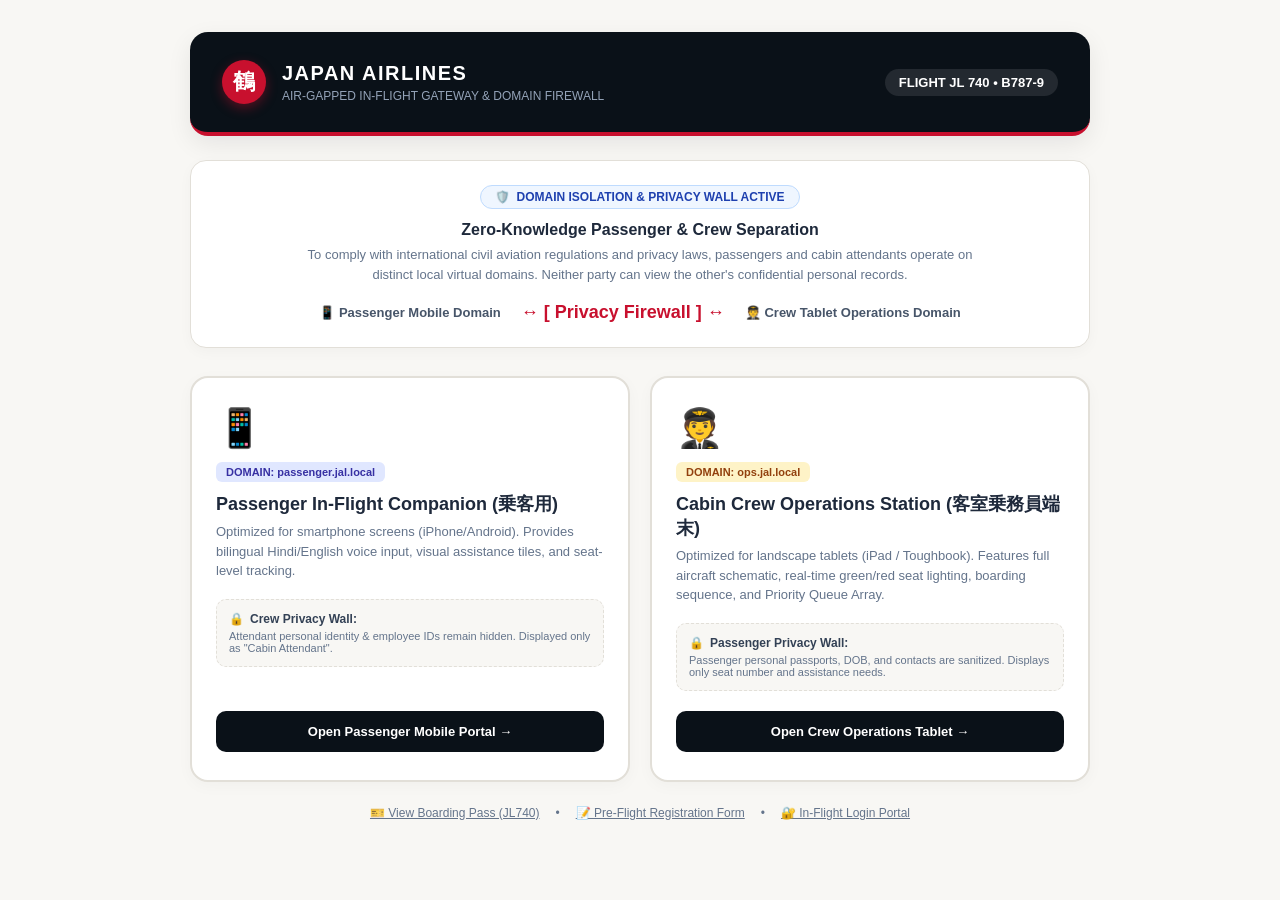
<file: FlyLingo/html/index.html>
<!DOCTYPE html>
<html lang="en">
<head>
  <meta charset="UTF-8">
  <meta name="viewport" content="width=device-width, initial-scale=1.0">
  <title>Japan Airlines — In-Flight Edge Gateway & Domain Firewall</title>
  <link rel="stylesheet" href="../css/index.css">
</head>
<body>

  <div class="gateway-container">
    <!-- JAL Header -->
    <div class="jal-banner">
      <div class="brand-side">
        <div class="crane-crest">鶴</div>
        <div>
          <div class="banner-title">JAPAN AIRLINES</div>
          <div class="banner-sub">AIR-GAPPED IN-FLIGHT GATEWAY &amp; DOMAIN FIREWALL</div>
        </div>
      </div>
      <div style="font-size: 13px; font-weight: 700; background: rgba(255,255,255,0.1); padding: 6px 14px; border-radius: 20px;">
        FLIGHT JL 740 • B787-9
      </div>
    </div>

    <!-- Onboard Privacy Firewall Wall -->
    <div class="firewall-card">
      <div class="firewall-badge">
        <span>🛡️</span> <span>DOMAIN ISOLATION &amp; PRIVACY WALL ACTIVE</span>
      </div>
      <div class="firewall-title">Zero-Knowledge Passenger &amp; Crew Separation</div>
      <div class="firewall-desc">
        To comply with international civil aviation regulations and privacy laws, passengers and cabin attendants operate on distinct local virtual domains. Neither party can view the other's confidential personal records.
      </div>

      <div style="display: flex; justify-content: center; align-items: center; gap: 20px; font-size: 13px; font-weight: 700; color: #475569;">
        <span>📱 Passenger Mobile Domain</span>
        <span style="color: var(--jal-kurenai); font-size: 18px;">&harr; [ Privacy Firewall ] &harr;</span>
        <span>🧑‍✈️ Crew Tablet Operations Domain</span>
      </div>
    </div>

    <!-- The Two Distinct Domains -->
    <div class="domains-grid">

      <!-- Domain 1: Passenger Mobile PWA -->
      <div class="domain-card">
        <div>
          <div class="domain-icon-glyph">📱</div>
          <div class="domain-name-pill p-pill">DOMAIN: passenger.jal.local</div>
          <div class="domain-h">Passenger In-Flight Companion (乗客用)</div>
          <div class="domain-desc">
            Optimized for smartphone screens (iPhone/Android). Provides bilingual Hindi/English voice input, visual assistance tiles, and seat-level tracking.
          </div>

          <div class="privacy-rules-box">
            <div class="rule-line"><span>🔒</span> <strong>Crew Privacy Wall:</strong></div>
            <div class="rule-line" style="color: #64748B; font-size: 11px;">Attendant personal identity &amp; employee IDs remain hidden. Displayed only as "Cabin Attendant".</div>
          </div>
        </div>

        <a href="/passenger" class="enter-btn">
          Open Passenger Mobile Portal &rarr;
        </a>
      </div>

      <!-- Domain 2: Cabin Crew Operations Tablet -->
      <div class="domain-card">
        <div>
          <div class="domain-icon-glyph">🧑‍✈️</div>
          <div class="domain-name-pill c-pill">DOMAIN: ops.jal.local</div>
          <div class="domain-h">Cabin Crew Operations Station (客室乗務員端末)</div>
          <div class="domain-desc">
            Optimized for landscape tablets (iPad / Toughbook). Features full aircraft schematic, real-time green/red seat lighting, boarding sequence, and Priority Queue Array.
          </div>

          <div class="privacy-rules-box">
            <div class="rule-line"><span>🔒</span> <strong>Passenger Privacy Wall:</strong></div>
            <div class="rule-line" style="color: #64748B; font-size: 11px;">Passenger personal passports, DOB, and contacts are sanitized. Displays only seat number and assistance needs.</div>
          </div>
        </div>

        <a href="/crew" class="enter-btn">
          Open Crew Operations Tablet &rarr;
        </a>
      </div>

    </div>

    <!-- Quick Links Bar -->
    <div style="display: flex; justify-content: center; gap: 16px; font-size: 12px; color: #64748B;">
      <a href="/ticket" style="color: inherit; text-decoration: underline;">🎫 View Boarding Pass (JL740)</a>
      <span>•</span>
      <a href="/form" style="color: inherit; text-decoration: underline;">📝 Pre-Flight Registration Form</a>
      <span>•</span>
      <a href="/login" style="color: inherit; text-decoration: underline;">🔐 In-Flight Login Portal</a>
    </div>
  </div>

</body>
</html>
</file>
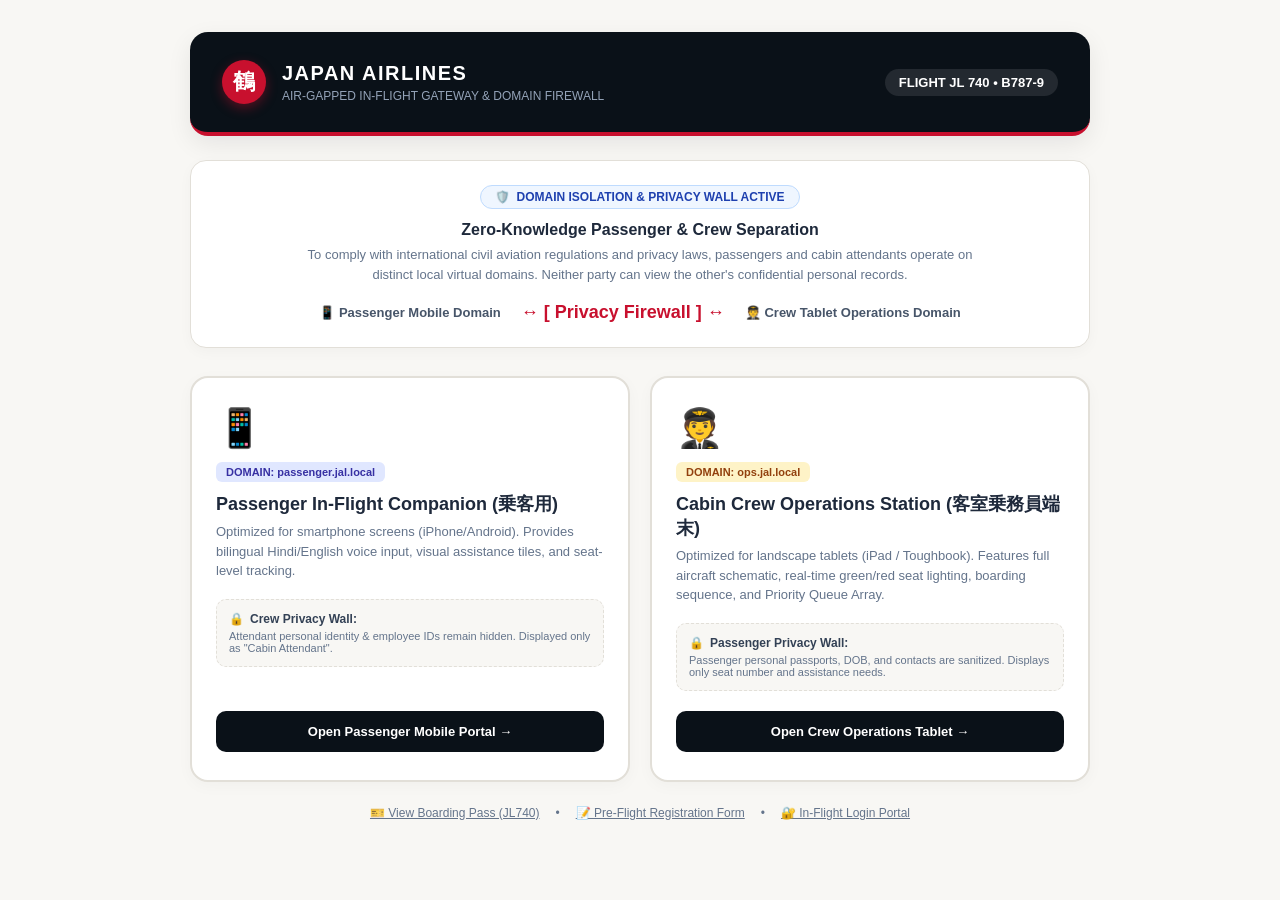
<file: FlyLingo/templates/index.html>
<!DOCTYPE html>
<html lang="en">
<head>
  <meta charset="UTF-8">
  <meta name="viewport" content="width=device-width, initial-scale=1.0">
  <title>Japan Airlines — In-Flight Edge Gateway & Domain Firewall</title>
  <style>
    :root {
      --jal-kurenai: #C8102E;
      --sumi-navy: #0A1118;
      --washi-bg: #F8F7F4;
      --card-white: #FFFFFF;
      --border-line: #E2DFD8;
      --slate-text: #1E293B;
      --muted-gray: #64748B;
      --matcha-green: #10B981;
    }
    * { box-sizing: border-box; margin: 0; padding: 0; font-family: -apple-system, BlinkMacSystemFont, "Segoe UI", Roboto, "Hiragino Kaku Gothic ProN", sans-serif; }
    body {
      background: var(--washi-bg);
      color: var(--slate-text);
      min-height: 100vh;
      display: flex;
      flex-direction: column;
      align-items: center;
      padding: 32px 16px;
    }

    .gateway-container {
      max-width: 900px;
      width: 100%;
    }

    /* Header */
    .jal-banner {
      background: var(--sumi-navy);
      color: white;
      border-radius: 18px;
      padding: 28px 32px;
      border-bottom: 4px solid var(--jal-kurenai);
      display: flex;
      justify-content: space-between;
      align-items: center;
      margin-bottom: 24px;
      box-shadow: 0 8px 24px rgba(10,17,24,0.08);
    }
    .brand-side {
      display: flex;
      align-items: center;
      gap: 16px;
    }
    .crane-crest {
      width: 44px;
      height: 44px;
      background: var(--jal-kurenai);
      border-radius: 50%;
      display: flex;
      align-items: center;
      justify-content: center;
      font-weight: 900;
      font-size: 22px;
      box-shadow: 0 4px 12px rgba(200, 16, 46, 0.4);
    }
    .banner-title {
      font-size: 20px;
      font-weight: 800;
      letter-spacing: 1.5px;
    }
    .banner-sub {
      font-size: 12px;
      color: #94A3B8;
      margin-top: 4px;
    }

    /* Privacy Firewall Wall Diagram */
    .firewall-card {
      background: var(--card-white);
      border: 1px solid var(--border-line);
      border-radius: 16px;
      padding: 24px;
      margin-bottom: 28px;
      text-align: center;
      box-shadow: 0 4px 14px rgba(0,0,0,0.03);
    }
    .firewall-badge {
      display: inline-flex;
      align-items: center;
      gap: 6px;
      background: #EFF6FF;
      color: #1E40AF;
      font-size: 12px;
      font-weight: 800;
      padding: 4px 14px;
      border-radius: 20px;
      margin-bottom: 12px;
      border: 1px solid #BFDBFE;
    }
    .firewall-title {
      font-size: 16px;
      font-weight: 800;
      margin-bottom: 6px;
    }
    .firewall-desc {
      font-size: 13px;
      color: var(--muted-gray);
      max-width: 680px;
      margin: 0 auto 18px auto;
      line-height: 1.5;
    }

    /* Two Domains Grid */
    .domains-grid {
      display: grid;
      grid-template-columns: 1fr 1fr;
      gap: 20px;
      margin-bottom: 24px;
    }
    .domain-card {
      background: var(--card-white);
      border: 2px solid var(--border-line);
      border-radius: 18px;
      padding: 28px 24px;
      display: flex;
      flex-direction: column;
      justify-content: space-between;
      transition: all 0.2s;
      box-shadow: 0 4px 16px rgba(0,0,0,0.03);
      position: relative;
    }
    .domain-card:hover {
      border-color: var(--jal-kurenai);
      transform: translateY(-3px);
      box-shadow: 0 10px 24px rgba(200, 16, 46, 0.08);
    }
    .domain-icon-glyph {
      font-size: 38px;
      margin-bottom: 12px;
    }
    .domain-name-pill {
      display: inline-block;
      font-size: 11px;
      font-weight: 800;
      padding: 4px 10px;
      border-radius: 6px;
      margin-bottom: 10px;
    }
    .p-pill { background: #E0E7FF; color: #3730A3; }
    .c-pill { background: #FEF3C7; color: #92400E; }

    .domain-h {
      font-size: 18px;
      font-weight: 800;
      margin-bottom: 6px;
    }
    .domain-desc {
      font-size: 13px;
      color: var(--muted-gray);
      line-height: 1.5;
      margin-bottom: 18px;
    }

    .privacy-rules-box {
      background: #F8F7F4;
      border: 1px dashed var(--border-line);
      border-radius: 10px;
      padding: 12px;
      font-size: 12px;
      margin-bottom: 20px;
      text-align: left;
    }
    .rule-line {
      display: flex;
      align-items: center;
      gap: 6px;
      margin-bottom: 4px;
      color: #334155;
    }
    .rule-line:last-child { margin-bottom: 0; }

    .enter-btn {
      display: block;
      text-align: center;
      background: var(--sumi-navy);
      color: white;
      text-decoration: none;
      padding: 13px;
      border-radius: 10px;
      font-size: 13px;
      font-weight: 700;
      transition: background 0.2s;
    }
    .enter-btn:hover {
      background: var(--jal-kurenai);
    }

    @media (max-width: 720px) {
      .domains-grid { grid-template-columns: 1fr; }
    }
  </style>
</head>
<body>

  <div class="gateway-container">
    <!-- JAL Header -->
    <div class="jal-banner">
      <div class="brand-side">
        <div class="crane-crest">鶴</div>
        <div>
          <div class="banner-title">JAPAN AIRLINES</div>
          <div class="banner-sub">AIR-GAPPED IN-FLIGHT GATEWAY &amp; DOMAIN FIREWALL</div>
        </div>
      </div>
      <div style="font-size: 13px; font-weight: 700; background: rgba(255,255,255,0.1); padding: 6px 14px; border-radius: 20px;">
        FLIGHT JL 740 • B787-9
      </div>
    </div>

    <!-- Onboard Privacy Firewall Wall -->
    <div class="firewall-card">
      <div class="firewall-badge">
        <span>🛡️</span> <span>DOMAIN ISOLATION &amp; PRIVACY WALL ACTIVE</span>
      </div>
      <div class="firewall-title">Zero-Knowledge Passenger &amp; Crew Separation</div>
      <div class="firewall-desc">
        To comply with international civil aviation regulations and privacy laws, passengers and cabin attendants operate on distinct local virtual domains. Neither party can view the other's confidential personal records.
      </div>

      <div style="display: flex; justify-content: center; align-items: center; gap: 20px; font-size: 13px; font-weight: 700; color: #475569;">
        <span>📱 Passenger Mobile Domain</span>
        <span style="color: var(--jal-kurenai); font-size: 18px;">&harr; [ Privacy Firewall ] &harr;</span>
        <span>🧑‍✈️ Crew Tablet Operations Domain</span>
      </div>
    </div>

    <!-- The Two Distinct Domains -->
    <div class="domains-grid">

      <!-- Domain 1: Passenger Mobile PWA -->
      <div class="domain-card">
        <div>
          <div class="domain-icon-glyph">📱</div>
          <div class="domain-name-pill p-pill">DOMAIN: passenger.jal.local</div>
          <div class="domain-h">Passenger In-Flight Companion (乗客用)</div>
          <div class="domain-desc">
            Optimized for smartphone screens (iPhone/Android). Provides bilingual Hindi/English voice input, visual assistance tiles, and seat-level tracking.
          </div>

          <div class="privacy-rules-box">
            <div class="rule-line"><span>🔒</span> <strong>Crew Privacy Wall:</strong></div>
            <div class="rule-line" style="color: #64748B; font-size: 11px;">Attendant personal identity &amp; employee IDs remain hidden. Displayed only as "Cabin Attendant".</div>
          </div>
        </div>

        <a href="/passenger" class="enter-btn">
          Open Passenger Mobile Portal &rarr;
        </a>
      </div>

      <!-- Domain 2: Cabin Crew Operations Tablet -->
      <div class="domain-card">
        <div>
          <div class="domain-icon-glyph">🧑‍✈️</div>
          <div class="domain-name-pill c-pill">DOMAIN: ops.jal.local</div>
          <div class="domain-h">Cabin Crew Operations Station (客室乗務員端末)</div>
          <div class="domain-desc">
            Optimized for landscape tablets (iPad / Toughbook). Features full aircraft schematic, real-time green/red seat lighting, boarding sequence, and Priority Queue Array.
          </div>

          <div class="privacy-rules-box">
            <div class="rule-line"><span>🔒</span> <strong>Passenger Privacy Wall:</strong></div>
            <div class="rule-line" style="color: #64748B; font-size: 11px;">Passenger personal passports, DOB, and contacts are sanitized. Displays only seat number and assistance needs.</div>
          </div>
        </div>

        <a href="/crew" class="enter-btn">
          Open Crew Operations Tablet &rarr;
        </a>
      </div>

    </div>

    <!-- Quick Links Bar -->
    <div style="display: flex; justify-content: center; gap: 16px; font-size: 12px; color: #64748B;">
      <a href="/ticket" style="color: inherit; text-decoration: underline;">🎫 View Boarding Pass (JL740)</a>
      <span>•</span>
      <a href="/form" style="color: inherit; text-decoration: underline;">📝 Pre-Flight Registration Form</a>
      <span>•</span>
      <a href="/login" style="color: inherit; text-decoration: underline;">🔐 In-Flight Login Portal</a>
    </div>
  </div>

</body>
</html>
</file>
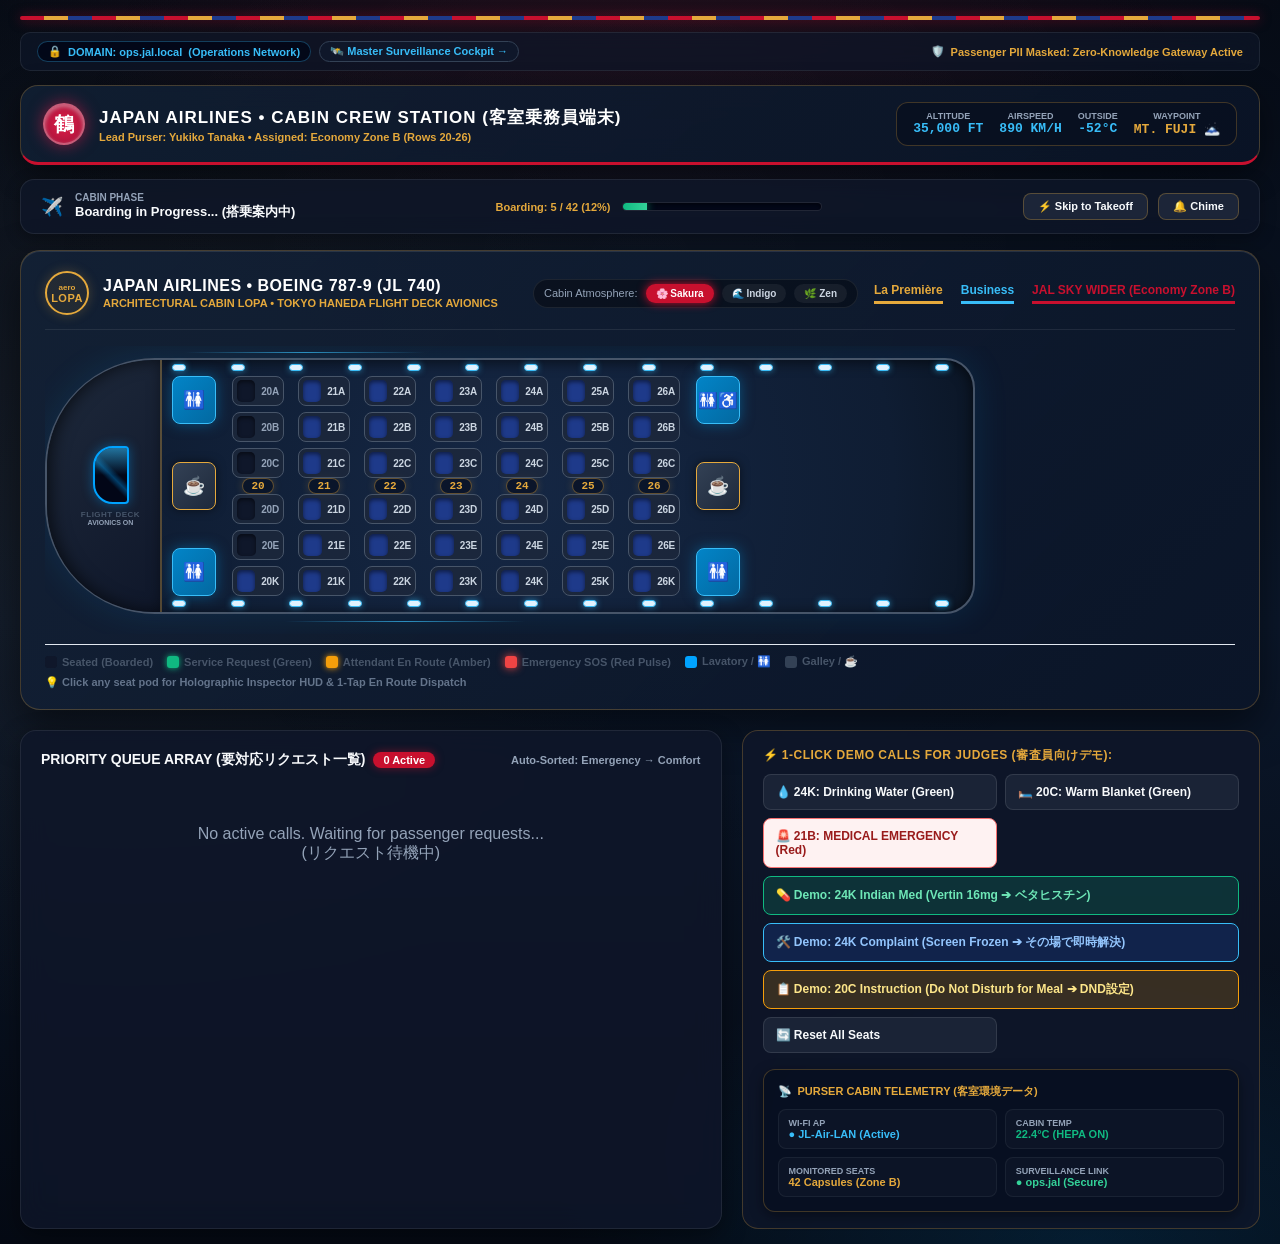
<file: FlyLingo/html/crew.html>
<!DOCTYPE html>
<html lang="ja">
<head>
  <meta charset="UTF-8">
  <meta name="viewport" content="width=device-width, initial-scale=1.0">
  <title>JAL Purser Operations Tablet (客室乗務員端末) — JL740</title>
  <style>
    /* =====================================================================
       Nihon no Dentoshoku (日本の伝統色彩美) & Dynamic Aviation Avionics
       Japanese Airlines Luxury Cabin Station Theme
       ===================================================================== */
    :root {
      /* Traditional Japanese Harmonies */
      --ai-midnight: #050A14;         /* 濃藍 / 藍色 (Deep Midnight Indigo) */
      --aizome-deep: #0A1426;         /* 藍染 (Japanese Indigo Wash) */
      --konjou-slate: #112035;        /* 紺青 (Prussian Blue Slate) */
      --kuro-urushi: #0F172A;         /* 黒漆 (Black Lacquer) */
      --tsuru-kurenai: #C8102E;       /* JAL 鶴丸の深紅 (Crimson Crane) */
      --kurenai-glow: rgba(200, 16, 46, 0.45);
      --yamabuki-gold: #E5A93C;       /* 山吹色 (Imperial Yamabuki Gold) */
      --kinpaku-amber: #D97706;       /* 金箔 (Gold Foil Accent) */
      --moegi-green: #10B981;         /* 萌黄 (Matcha / Sensor Green) */
      --sakura-mist: #F43F5E;         /* 桜霞 (Sakura Twilight Accent) */
      --asagi-cyan: #00A3FF;          /* 浅葱 (Luminous Water Cyan) */
      --shinju-pearl: #F8FAFC;        /* 真珠色 (Pearl White Text) */
      --ginzumi-silver: #94A3B8;      /* 銀鼠 (Silver Mist Subtext) */
      --hairline-gold: rgba(229, 169, 60, 0.25);
      --hairline-border: rgba(255, 255, 255, 0.08);

      /* Legacy compatibility mappings */
      --jal-kurenai: var(--tsuru-kurenai);
      --sumi-navy: var(--kuro-urushi);
      --tablet-bg: var(--ai-midnight);
      --card-white: rgba(15, 23, 42, 0.82);
      --border-line: rgba(255, 255, 255, 0.08);
      --slate-dark: #FFFFFF;
      --text-muted: var(--ginzumi-silver);
      --matcha-green: var(--moegi-green);
      --yamabuki-amber: var(--yamabuki-gold);
      --akane-red: #EF4444;
    }

    * {
      box-sizing: border-box;
      margin: 0;
      padding: 0;
      font-family: -apple-system, BlinkMacSystemFont, "Segoe UI", "Hiragino Kaku Gothic ProN", "Yu Gothic", Meiryo, Roboto, sans-serif;
    }

    body {
      background-color: var(--ai-midnight);
      /* Japanese Seigaiha (青海波) Atmospheric Canvas Background */
      background-image: 
        radial-gradient(ellipse 90% 50% at 50% -10%, rgba(200, 16, 46, 0.16) 0%, transparent 60%),
        radial-gradient(ellipse 70% 40% at 85% 100%, rgba(0, 163, 255, 0.12) 0%, transparent 60%),
        radial-gradient(circle at 10% 40%, rgba(229, 169, 60, 0.06) 0%, transparent 40%),
        linear-gradient(180deg, #060B15 0%, #0B172A 50%, #050A14 100%);
      color: var(--shinju-pearl);
      padding: 16px 20px;
      min-height: 100vh;
      display: flex;
      flex-direction: column;
      position: relative;
      overflow-x: hidden;
    }

    /* Living Atmospheric Shimmer */
    .atmospheric-shimmer {
      position: fixed;
      top: 0; left: 0; right: 0; height: 100%;
      background: radial-gradient(circle at 50% 30%, rgba(255,255,255,0.025) 0%, transparent 70%);
      pointer-events: none;
      z-index: 0;
      animation: mistFlow 16s ease-in-out infinite alternate;
    }
    @keyframes mistFlow {
      from { transform: translateY(-10px) scale(1); }
      to { transform: translateY(15px) scale(1.05); }
    }

    /* Seigaiha (青海波) Motif Wave Accent Strip */
    .seigaiha-crest-strip {
      height: 4px;
      width: 100%;
      background: repeating-linear-gradient(
        90deg,
        var(--tsuru-kurenai) 0px,
        var(--tsuru-kurenai) 24px,
        var(--yamabuki-gold) 24px,
        var(--yamabuki-gold) 48px,
        #1E3A8A 48px,
        #1E3A8A 72px
      );
      border-radius: 2px;
      margin-bottom: 12px;
      box-shadow: 0 0 12px rgba(200, 16, 46, 0.5);
      position: relative;
      z-index: 5;
    }

    /* Top Domain Isolation Bar */
    .domain-wall-header {
      display: flex;
      justify-content: space-between;
      align-items: center;
      padding: 8px 16px;
      background: rgba(15, 23, 42, 0.65);
      border: 1px solid var(--hairline-border);
      backdrop-filter: blur(12px);
      border-radius: 10px;
      font-size: 11px;
      color: var(--ginzumi-silver);
      margin-bottom: 14px;
      position: relative;
      z-index: 5;
    }
    .domain-badge-secure {
      background: rgba(2, 6, 23, 0.8);
      color: #38BDF8;
      border: 1px solid rgba(56, 189, 248, 0.3);
      padding: 3px 10px;
      border-radius: 12px;
      font-weight: 700;
      display: inline-flex;
      align-items: center;
      gap: 6px;
    }
    .privacy-tag-right {
      display: flex;
      align-items: center;
      gap: 6px;
      color: var(--yamabuki-gold);
      font-weight: 700;
    }

    /* Tablet Operational Header with Japanese Luxury Aesthetics */
    .tablet-nav-bar {
      background: linear-gradient(135deg, rgba(17, 32, 53, 0.85) 0%, rgba(10, 20, 38, 0.95) 100%);
      color: white;
      border-radius: 18px;
      padding: 16px 22px;
      display: flex;
      justify-content: space-between;
      align-items: center;
      border: 1px solid var(--hairline-gold);
      border-bottom: 3.5px solid var(--tsuru-kurenai);
      margin-bottom: 14px;
      box-shadow: 0 10px 30px rgba(0, 0, 0, 0.45);
      backdrop-filter: blur(14px);
      position: relative;
      z-index: 5;
    }
    .brand-section {
      display: flex;
      align-items: center;
      gap: 14px;
    }
    .crane-emblem {
      width: 42px;
      height: 42px;
      background: radial-gradient(circle, #E11D48 0%, #9F1239 100%);
      border-radius: 50%;
      display: flex;
      align-items: center;
      justify-content: center;
      font-weight: 900;
      font-size: 20px;
      color: #FFFFFF;
      box-shadow: 0 0 16px rgba(225, 29, 72, 0.6), inset 0 2px 4px rgba(255,255,255,0.4);
      border: 2px solid rgba(255, 255, 255, 0.3);
      animation: tsuruBreathe 3s infinite ease-in-out;
    }
    @keyframes tsuruBreathe {
      0%, 100% { box-shadow: 0 0 14px rgba(225, 29, 72, 0.5); }
      50% { box-shadow: 0 0 24px rgba(225, 29, 72, 0.9), 0 0 35px rgba(245, 158, 11, 0.4); }
    }
    .brand-titles h1 {
      font-size: 17px;
      font-weight: 900;
      letter-spacing: 1px;
      color: #FFFFFF;
    }
    .brand-titles .purser-meta {
      font-size: 11px;
      color: var(--yamabuki-gold);
      font-weight: 700;
      margin-top: 2px;
      display: flex;
      align-items: center;
      gap: 6px;
    }

    /* Avionics Telemetry Strip */
    .telemetry-strip {
      display: flex;
      gap: 16px;
      font-size: 11px;
      background: rgba(8, 16, 32, 0.8);
      padding: 8px 16px;
      border-radius: 12px;
      border: 1px solid rgba(229, 169, 60, 0.25);
    }
    .tel-item {
      display: flex;
      flex-direction: column;
      align-items: center;
    }
    .tel-label {
      font-size: 9px;
      color: var(--ginzumi-silver);
      text-transform: uppercase;
      font-weight: 700;
    }
    .tel-val {
      font-weight: 900;
      color: #38BDF8;
      font-family: monospace;
      font-size: 13px;
    }

    /* In-Flight Phase & Boarding Progress Bar */
    .phase-bar {
      background: rgba(15, 23, 42, 0.75);
      border: 1px solid var(--hairline-border);
      backdrop-filter: blur(12px);
      border-radius: 14px;
      padding: 12px 20px;
      margin-bottom: 16px;
      display: flex;
      justify-content: space-between;
      align-items: center;
      box-shadow: 0 4px 16px rgba(0,0,0,0.3);
      position: relative;
      z-index: 5;
    }
    .phase-info-box {
      display: flex;
      align-items: center;
      gap: 12px;
    }
    .phase-badge-text {
      font-size: 13px;
      font-weight: 800;
      color: #F8FAFC;
    }
    .board-track-wrap {
      display: flex;
      align-items: center;
      gap: 12px;
    }
    .progress-bar-bg {
      width: 200px;
      height: 9px;
      background: rgba(2, 6, 23, 0.8);
      border: 1px solid rgba(255, 255, 255, 0.12);
      border-radius: 10px;
      overflow: hidden;
      box-shadow: inset 0 2px 4px rgba(0,0,0,0.5);
    }
    .progress-bar-fill {
      height: 100%;
      background: linear-gradient(90deg, #10B981 0%, #34D399 100%);
      width: 0%;
      box-shadow: 0 0 10px rgba(16, 185, 129, 0.8);
      transition: width 0.3s;
    }
    .board-counter-label {
      font-size: 11px;
      font-weight: 800;
      color: var(--yamabuki-gold);
    }
    .skip-btn-pill {
      background: rgba(30, 41, 59, 0.9);
      border: 1px solid rgba(229, 169, 60, 0.3);
      color: #F8FAFC;
      padding: 6px 14px;
      border-radius: 8px;
      font-size: 11px;
      font-weight: 700;
      cursor: pointer;
      transition: all 0.2s;
    }
    .skip-btn-pill:hover {
      background: var(--tsuru-kurenai);
      border-color: var(--tsuru-kurenai);
      box-shadow: 0 0 12px rgba(200, 16, 46, 0.5);
    }

    /* Dual-Pane Tablet Grid Layout */
    .tablet-main-grid {
      display: grid;
      grid-template-columns: 1.15fr 0.85fr;
      gap: 20px;
      flex: 1;
      position: relative;
      z-index: 5;
    }

    /* ========================================================
       aeroLOPA Authentic Aircraft Cabin Cutaway Architecture
       Japanese Dynamic Luxury Aesthetics
       ======================================================== */
    .aerolopa-container {
      background: linear-gradient(135deg, rgba(19, 34, 56, 0.85) 0%, rgba(11, 21, 40, 0.95) 100%);
      border: 1.5px solid var(--hairline-gold);
      border-radius: 20px;
      padding: 20px 24px;
      margin-bottom: 20px;
      box-shadow: 0 16px 40px rgba(0, 0, 0, 0.5), inset 0 1px 0 rgba(255, 255, 255, 0.1);
      position: relative;
      overflow: hidden;
      z-index: 5;
    }
    .aerolopa-header {
      display: flex;
      justify-content: space-between;
      align-items: center;
      border-bottom: 1px solid rgba(255, 255, 255, 0.08);
      padding-bottom: 14px;
      margin-bottom: 16px;
      flex-wrap: wrap;
      gap: 12px;
    }
    .aerolopa-brand-lockup {
      display: flex;
      align-items: center;
      gap: 14px;
    }
    .aerolopa-circle-emblem {
      width: 44px;
      height: 44px;
      border: 2px solid var(--yamabuki-gold);
      border-radius: 50%;
      display: flex;
      flex-direction: column;
      align-items: center;
      justify-content: center;
      color: var(--yamabuki-gold);
      font-weight: 900;
      background: rgba(229, 169, 60, 0.08);
      box-shadow: 0 0 12px rgba(229, 169, 60, 0.25);
    }
    .aerolopa-circle-emblem .aero-txt { font-size: 8px; font-weight: 700; }
    .aerolopa-circle-emblem .lopa-txt { font-size: 11px; font-weight: 900; letter-spacing: 0.5px; }

    .aerolopa-title-group h2 {
      font-size: 16px;
      font-weight: 900;
      color: #FFFFFF;
      letter-spacing: 0.5px;
      margin-bottom: 2px;
    }
    .aerolopa-title-group .meta {
      font-size: 11px;
      color: var(--yamabuki-gold);
      font-weight: 700;
    }

    /* Cabin Atmosphere Mood Lighting Switcher */
    .mood-light-switch {
      display: flex;
      align-items: center;
      gap: 8px;
      background: rgba(0,0,0,0.35);
      padding: 4px 10px;
      border-radius: 20px;
      border: 1px solid var(--hairline-border);
      font-size: 11px;
      color: var(--ginzumi-silver);
    }
    .mood-btn {
      padding: 4px 10px;
      border-radius: 12px;
      border: none;
      font-size: 10px;
      font-weight: 800;
      cursor: pointer;
      color: #CBD5E1;
      background: rgba(255,255,255,0.06);
      transition: all 0.2s;
    }
    .mood-btn:hover {
      background: rgba(255,255,255,0.15);
      color: white;
    }
    .mood-btn.active {
      background: var(--tsuru-kurenai);
      color: white;
      box-shadow: 0 0 10px var(--tsuru-kurenai);
    }

    /* aeroLOPA Class Tabs */
    .aerolopa-nav-tabs {
      display: flex;
      gap: 18px;
      font-size: 12px;
      font-weight: 800;
    }
    .lopa-tab {
      padding-bottom: 4px;
      color: var(--ginzumi-silver);
      cursor: pointer;
      position: relative;
      transition: color 0.2s;
    }
    .lopa-tab.tab-first {
      color: var(--yamabuki-gold);
      border-bottom: 3px solid var(--yamabuki-gold);
    }
    .lopa-tab.tab-biz {
      color: #38BDF8;
      border-bottom: 3px solid #38BDF8;
    }
    .lopa-tab.tab-econ {
      color: var(--tsuru-kurenai);
      border-bottom: 3px solid var(--tsuru-kurenai);
    }

    /* Scrollable Fuselage Stage */
    .aerolopa-fuselage-stage {
      width: 100%;
      overflow-x: auto;
      padding: 12px 0 20px 0;
      -webkit-overflow-scrolling: touch;
      position: relative;
    }

    /* Dynamic Airflow Slipstream Lines */
    .airflow-stream-top, .airflow-stream-bottom {
      position: absolute;
      height: 1px;
      background: linear-gradient(90deg, transparent 0%, rgba(56, 189, 248, 0.7) 50%, transparent 100%);
      width: 240px;
      animation: airflowSlip 2.5s infinite linear;
      pointer-events: none;
      z-index: 10;
    }
    .airflow-stream-top { top: 6px; left: 140px; }
    .airflow-stream-bottom { bottom: 12px; left: 240px; animation-delay: 1.25s; }
    @keyframes airflowSlip {
      0% { transform: translateX(-120px); opacity: 0; }
      50% { opacity: 0.9; }
      100% { transform: translateX(750px); opacity: 0; }
    }

    /* Horizontal aeroLOPA Aircraft Fuselage Cutaway */
    .aerolopa-fuselage {
      background: radial-gradient(circle at 50% 50%, #152744 0%, #0F1D33 80%, #0B1626 100%);
      border: 2.5px solid #475569;
      border-radius: 110px 30px 30px 110px;
      position: relative;
      padding: 16px 20px 16px 125px; /* space for cockpit */
      display: inline-flex;
      align-items: center;
      min-width: 930px;
      box-shadow: 0 0 35px rgba(0, 163, 255, 0.12), inset 0 2px 14px rgba(0,0,0,0.6);
      transition: background 0.5s ease-in-out;
    }

    /* Cockpit Nose (Points Left) */
    .lopa-nose-cone {
      position: absolute;
      left: 0;
      top: 0;
      bottom: 0;
      width: 115px;
      background: linear-gradient(135deg, #1E293B 0%, #0F172A 100%);
      border-right: 2px solid rgba(229, 169, 60, 0.3);
      border-radius: 106px 0 0 106px;
      display: flex;
      flex-direction: column;
      justify-content: center;
      align-items: center;
      padding-left: 14px;
      box-shadow: inset 4px 0 16px rgba(0,0,0,0.6);
    }
    .cockpit-glass-visor {
      width: 36px;
      height: 58px;
      background: #020617;
      border-radius: 20px 4px 4px 20px;
      border: 2px solid #00A3FF;
      position: relative;
      overflow: hidden;
      box-shadow: 0 0 12px rgba(0, 163, 255, 0.4);
    }
    .cockpit-glass-visor::after {
      content: "";
      position: absolute;
      top: 0; left: 0; right: 0; height: 50%;
      background: linear-gradient(180deg, rgba(56, 189, 248, 0.6) 0%, transparent 100%);
    }
    .cockpit-glass-visor::before {
      content: "";
      position: absolute;
      inset: 0;
      background: linear-gradient(45deg, transparent 40%, rgba(0, 163, 255, 0.35) 50%, transparent 60%);
      animation: cockpitRadarSweep 2.2s infinite linear;
    }
    @keyframes cockpitRadarSweep {
      from { transform: translateX(-100%); }
      to { transform: translateX(100%); }
    }

    /* Backlit Windows Strip along Top & Bottom Hull */
    .lopa-windows-top, .lopa-windows-bottom {
      position: absolute;
      left: 125px;
      right: 24px;
      height: 8px;
      display: flex;
      justify-content: space-between;
      pointer-events: none;
    }
    .lopa-windows-top { top: 4px; }
    .lopa-windows-bottom { bottom: 4px; }
    .lopa-win-capsule {
      width: 14px;
      height: 7px;
      background: #E0F2FE;
      border: 1px solid #38BDF8;
      border-radius: 4px;
      box-shadow: 0 0 6px rgba(56, 189, 248, 0.6);
    }

    /* Monument Blocks (Galleys & Lavatories) */
    .lopa-monument-col {
      display: flex;
      flex-direction: column;
      justify-content: space-between;
      height: 220px;
      margin-right: 16px;
    }
    .lopa-lavatory-box {
      width: 44px;
      height: 48px;
      background: linear-gradient(135deg, #0284C7 0%, #0369A1 100%);
      border-radius: 8px;
      display: flex;
      align-items: center;
      justify-content: center;
      color: white;
      font-size: 18px;
      font-weight: 800;
      box-shadow: 0 0 14px rgba(2, 132, 199, 0.5);
      border: 1.5px solid #38BDF8;
    }
    .lopa-galley-box {
      width: 44px;
      height: 48px;
      background: linear-gradient(135deg, #334155 0%, #1E293B 100%);
      border-radius: 8px;
      display: flex;
      align-items: center;
      justify-content: center;
      color: var(--yamabuki-gold);
      font-size: 18px;
      box-shadow: 0 0 10px rgba(0,0,0,0.5);
      border: 1.5px solid var(--yamabuki-gold);
    }

    /* Cabin Rows Grid (Rows 20 to 26) */
    .lopa-rows-grid {
      display: flex;
      gap: 14px;
      position: relative;
    }

    /* Seat Column (Row) */
    .lopa-seat-row-col {
      display: flex;
      flex-direction: column;
      justify-content: space-between;
      height: 220px;
      align-items: center;
    }
    .lopa-cluster-wrap {
      display: flex;
      flex-direction: column;
      gap: 6px;
    }
    .lopa-aisle-marker {
      height: 26px;
      display: flex;
      align-items: center;
      justify-content: center;
      font-size: 11px;
      font-weight: 900;
      color: var(--yamabuki-gold);
      font-family: monospace;
      background: rgba(11, 21, 40, 0.9);
      padding: 0 8px;
      border-radius: 12px;
      border: 1px solid rgba(229, 169, 60, 0.4);
      box-shadow: 0 0 8px rgba(229, 169, 60, 0.2);
    }

    /* Authentic aeroLOPA Angled / Contoured Airline Seat Pod */
    .lopa-seat-unit {
      width: 52px;
      height: 30px;
      background: rgba(30, 41, 59, 0.7);
      border: 1.5px solid #475569;
      border-radius: 8px;
      display: flex;
      align-items: center;
      padding: 2px 4px;
      cursor: pointer;
      position: relative;
      transition: all 0.2s cubic-bezier(0.34, 1.56, 0.64, 1);
    }
    .lopa-seat-unit:hover {
      transform: scale(1.14);
      z-index: 20;
      border-color: #38BDF8;
      box-shadow: 0 0 16px rgba(56, 189, 248, 0.6);
    }
    .lopa-seat-unit:active {
      transform: scale(0.95);
    }
    .lopa-seat-unit .lopa-cushion {
      width: 24px;
      height: 22px;
      background: #1E3A8A; /* Traditional Indigo Velvet Cushion */
      border-radius: 5px;
      margin-right: 6px;
      box-shadow: inset 0 2px 4px rgba(0,0,0,0.5);
      transition: background 0.2s;
    }
    .lopa-seat-unit .lopa-label {
      font-size: 10px;
      font-weight: 900;
      color: #CBD5E1;
      letter-spacing: -0.2px;
    }

    /* Seated / Boarded */
    .lopa-seat-unit.boarded .lopa-cushion {
      background: #0F172A;
    }
    .lopa-seat-unit.boarded .lopa-label {
      color: #94A3B8;
    }

    /* Active Service Request (Green) */
    .lopa-seat-unit.call-green {
      border-color: #10B981 !important;
      background: rgba(16, 185, 129, 0.22) !important;
      box-shadow: 0 0 18px rgba(16, 185, 129, 0.85) !important;
      animation: lopaGlowGreen 1.2s infinite ease-in-out !important;
    }
    .lopa-seat-unit.call-green .lopa-cushion {
      background: #10B981 !important;
    }
    @keyframes lopaGlowGreen {
      0%, 100% { transform: scale(1); box-shadow: 0 0 12px rgba(16, 185, 129, 0.7); }
      50% { transform: scale(1.12); box-shadow: 0 0 24px rgba(16, 185, 129, 1); }
    }

    /* In Progress / Attendant En Route (Amber) */
    .lopa-seat-unit.resolving-amber {
      border-color: var(--yamabuki-gold) !important;
      background: rgba(229, 169, 60, 0.22) !important;
      box-shadow: 0 0 18px rgba(229, 169, 60, 0.85) !important;
      animation: lopaGlowAmber 1.4s infinite ease-in-out !important;
    }
    .lopa-seat-unit.resolving-amber .lopa-cushion {
      background: var(--yamabuki-gold) !important;
    }
    @keyframes lopaGlowAmber {
      0%, 100% { transform: scale(1); }
      50% { transform: scale(1.08); }
    }

    /* Emergency High-Voltage Alert (Red) */
    .lopa-seat-unit.alert-red {
      border-color: var(--tsuru-kurenai) !important;
      background: rgba(200, 16, 46, 0.25) !important;
      box-shadow: 0 0 26px rgba(200, 16, 46, 1) !important;
      animation: lopaShockwaveRed 0.5s infinite alternate !important;
      z-index: 25;
    }
    .lopa-seat-unit.alert-red .lopa-cushion {
      background: var(--tsuru-kurenai) !important;
    }
    @keyframes lopaShockwaveRed {
      from { transform: scale(1); box-shadow: 0 0 12px rgba(200, 16, 46, 0.8); }
      to { transform: scale(1.18); box-shadow: 0 0 30px rgba(200, 16, 46, 1), 0 0 45px rgba(245, 158, 11, 0.6); }
    }

    /* Floating Holographic Seat Inspector HUD (Pop-up Card) */
    .seat-inspector-popup {
      position: fixed;
      bottom: 24px;
      right: 24px;
      width: 320px;
      background: rgba(11, 21, 40, 0.95);
      border: 1.5px solid var(--yamabuki-gold);
      border-radius: 14px;
      padding: 14px 16px;
      box-shadow: 0 12px 35px rgba(0, 0, 0, 0.7), 0 0 20px rgba(229, 169, 60, 0.35);
      backdrop-filter: blur(14px);
      z-index: 200;
      display: none;
      animation: slideUpPopup 0.2s cubic-bezier(0.16, 1, 0.3, 1);
    }
    @keyframes slideUpPopup {
      from { opacity: 0; transform: translateY(12px); }
      to { opacity: 1; transform: translateY(0); }
    }
    .inspector-header {
      display: flex;
      justify-content: space-between;
      align-items: center;
      margin-bottom: 8px;
    }
    .inspector-seat-badge {
      background: var(--yamabuki-gold);
      color: #0F172A;
      font-weight: 900;
      font-size: 13px;
      padding: 3px 8px;
      border-radius: 6px;
    }
    .inspector-close-btn {
      background: transparent;
      border: none;
      color: #94A3B8;
      font-size: 16px;
      cursor: pointer;
    }
    .inspector-detail-row {
      font-size: 11px;
      color: #CBD5E1;
      line-height: 1.5;
      margin-bottom: 10px;
    }
    .inspector-actions-row {
      display: flex;
      gap: 8px;
    }
    .btn-inspect-action {
      flex: 1;
      padding: 8px 12px;
      border-radius: 6px;
      border: none;
      font-size: 11px;
      font-weight: 800;
      cursor: pointer;
    }

    /* Right Pane: Priority Queue Array & Actions */
    .queue-pane {
      display: flex;
      flex-direction: column;
      gap: 16px;
    }

    /* Pinned Medical Emergency Alert Banner */
    .pinned-emergency-card {
      display: none;
      background: rgba(200, 16, 46, 0.18);
      border: 2px solid var(--tsuru-kurenai);
      border-radius: 14px;
      padding: 16px 20px;
      animation: bannerPulse 1s infinite alternate;
    }
    @keyframes bannerPulse {
      from { background: rgba(200, 16, 46, 0.15); box-shadow: 0 0 10px rgba(200, 16, 46, 0.4); }
      to { background: rgba(200, 16, 46, 0.28); box-shadow: 0 0 24px rgba(200, 16, 46, 0.8); }
    }
    .pinned-em-title {
      font-size: 14px;
      font-weight: 900;
      color: #FCA5A5;
      display: flex;
      align-items: center;
      gap: 8px;
      margin-bottom: 4px;
    }
    .pinned-em-msg {
      font-size: 12px;
      color: #FEE2E2;
      font-weight: 600;
      line-height: 1.4;
    }

    /* Priority Queue Array Card */
    .queue-container {
      background: rgba(15, 23, 42, 0.82);
      border-radius: 16px;
      border: 1px solid var(--hairline-border);
      padding: 20px;
      box-shadow: 0 8px 24px rgba(0, 0, 0, 0.4);
      backdrop-filter: blur(14px);
      flex: 1;
    }
    .queue-title-row {
      display: flex;
      justify-content: space-between;
      align-items: center;
      margin-bottom: 16px;
    }
    .queue-heading-jp {
      font-size: 14px;
      font-weight: 800;
      color: #F8FAFC;
      display: flex;
      align-items: center;
      gap: 8px;
    }
    .queue-badge-count {
      background: var(--tsuru-kurenai);
      color: white;
      font-size: 11px;
      padding: 2px 10px;
      border-radius: 12px;
      font-weight: 700;
      box-shadow: 0 0 8px rgba(200, 16, 46, 0.5);
    }

    /* Queue Array Cards */
    .queue-feed-list {
      display: flex;
      flex-direction: column;
      gap: 12px;
    }
    .q-request-item {
      background: rgba(30, 41, 59, 0.6);
      border: 1px solid rgba(255, 255, 255, 0.08);
      border-left: 6px solid #64748B;
      border-radius: 12px;
      padding: 16px 18px;
      transition: all 0.2s;
    }
    .q-request-item.NORMAL {
      border-left-color: var(--moegi-green);
      background: rgba(16, 185, 129, 0.08);
      border-color: rgba(16, 185, 129, 0.25);
    }
    .q-request-item.RESOLVING {
      border-left-color: var(--yamabuki-gold);
      background: rgba(229, 169, 60, 0.08);
      border-color: rgba(229, 169, 60, 0.25);
    }
    .q-request-item.HIGH, .q-request-item.EMERGENCY {
      border-left-color: var(--tsuru-kurenai);
      background: rgba(200, 16, 46, 0.15);
      border-width: 2px;
      border-left-width: 8px;
      box-shadow: 0 0 20px rgba(200, 16, 46, 0.35);
    }

    .q-item-top {
      display: flex;
      justify-content: space-between;
      align-items: center;
      margin-bottom: 8px;
    }
    .seat-badge-box {
      background: var(--yamabuki-gold);
      color: #0F172A;
      font-weight: 900;
      font-size: 13px;
      padding: 4px 10px;
      border-radius: 6px;
      letter-spacing: 0.5px;
    }
    .q-index-pill {
      font-size: 11px;
      font-weight: 800;
      color: var(--ginzumi-silver);
    }
    .priority-badge-pill {
      font-size: 11px;
      font-weight: 800;
      padding: 3px 8px;
      border-radius: 4px;
    }
    .priority-badge-pill.HIGH { background: rgba(239, 68, 68, 0.3); color: #FCA5A5; border: 1px solid #EF4444; }
    .priority-badge-pill.NORMAL { background: rgba(16, 185, 129, 0.2); color: #86EFAC; border: 1px solid #10B981; }
    .priority-badge-pill.RESOLVING { background: rgba(229, 169, 60, 0.2); color: #FDE68A; border: 1px solid var(--yamabuki-gold); }

    /* Japanese Keigo Phrase Styling */
    .keigo-phrase-jp {
      font-size: 18px;
      font-weight: 800;
      color: #FFFFFF;
      margin: 8px 0 4px 0;
      line-height: 1.4;
    }
    .romaji-reading-sub {
      font-size: 12px;
      color: var(--yamabuki-gold);
      font-style: italic;
      margin-bottom: 8px;
    }
    .passenger-sanitized-speech {
      background: rgba(0,0,0,0.3);
      padding: 6px 12px;
      border-radius: 6px;
      font-size: 12px;
      color: #E2E8F0;
      margin-bottom: 12px;
      border: 1px solid rgba(255,255,255,0.06);
    }

    .q-btn-group {
      display: flex;
      gap: 8px;
      flex-wrap: wrap;
    }
    .btn-tablet-action {
      border: none;
      padding: 8px 14px;
      border-radius: 8px;
      font-size: 12px;
      font-weight: 700;
      cursor: pointer;
      display: flex;
      align-items: center;
      gap: 6px;
      transition: all 0.2s;
    }
    .btn-resolving { background: var(--yamabuki-gold); color: #0F172A; }
    .btn-resolving:hover { background: #D97706; box-shadow: 0 0 10px rgba(229, 169, 60, 0.5); }
    .btn-delivered { background: #10B981; color: white; }
    .btn-delivered:hover { background: #059669; box-shadow: 0 0 10px rgba(16, 185, 129, 0.5); }
    .btn-tts { background: rgba(51, 65, 85, 0.8); color: #F8FAFC; border: 1px solid rgba(255,255,255,0.1); }
    .btn-tts:hover { background: rgba(71, 85, 105, 0.9); }

    /* Fast Demonstrator Panel for Judges */
    .fast-demo-panel {
      background: rgba(15, 23, 42, 0.82);
      border-radius: 16px;
      border: 1px solid var(--hairline-gold);
      padding: 16px 20px;
      backdrop-filter: blur(14px);
    }
    .demo-heading {
      font-size: 12px;
      font-weight: 800;
      color: var(--yamabuki-gold);
      text-transform: uppercase;
      letter-spacing: 0.5px;
      margin-bottom: 10px;
    }
    .demo-grid-btns {
      display: grid;
      grid-template-columns: 1fr 1fr;
      gap: 8px;
    }
    .demo-tap-box {
      background: rgba(30, 41, 59, 0.8);
      border: 1px solid rgba(255, 255, 255, 0.1);
      padding: 10px 12px;
      border-radius: 8px;
      font-size: 12px;
      font-weight: 700;
      color: #F8FAFC;
      cursor: pointer;
      text-align: left;
      transition: all 0.2s;
    }
    .demo-tap-box:hover {
      border-color: var(--yamabuki-gold);
      background: rgba(51, 65, 85, 0.9);
      box-shadow: 0 0 12px rgba(229, 169, 60, 0.3);
    }

    /* =====================================================================
       Cinematic 3D Flight Takeoff Modal & PFD Glass Cockpit HUD
       ===================================================================== */
    .takeoff-overlay-modal {
      display: none;
      position: fixed;
      inset: 0;
      background: radial-gradient(ellipse at 50% 60%, #0D1E36 0%, #050B15 70%, #02050A 100%);
      z-index: 500;
      flex-direction: column;
      align-items: center;
      justify-content: space-between;
      padding: 24px 20px;
      overflow: hidden;
      backdrop-filter: blur(20px);
    }

    /* Skip button in corner */
    .takeoff-dismiss-btn {
      position: absolute;
      top: 18px;
      right: 20px;
      background: rgba(255, 255, 255, 0.1);
      border: 1px solid rgba(255, 255, 255, 0.2);
      color: #CBD5E1;
      padding: 6px 14px;
      border-radius: 20px;
      font-size: 11px;
      font-weight: 700;
      cursor: pointer;
      z-index: 50;
      transition: all 0.2s;
    }
    .takeoff-dismiss-btn:hover {
      background: rgba(200, 16, 46, 0.8);
      color: white;
      border-color: #C8102E;
    }

    /* Dynamic Sky Stars Background */
    .stars-layer {
      position: absolute;
      inset: 0;
      background-image: 
        radial-gradient(2px 2px at 20px 30px, #eee, rgba(0,0,0,0)),
        radial-gradient(2px 2px at 40px 70px, #fff, rgba(0,0,0,0)),
        radial-gradient(1px 1px at 90px 40px, #fff, rgba(0,0,0,0)),
        radial-gradient(2px 2px at 160px 120px, #ddd, rgba(0,0,0,0)),
        radial-gradient(2px 2px at 240px 60px, #fff, rgba(0,0,0,0)),
        radial-gradient(1.5px 1.5px at 320px 180px, #fff, rgba(0,0,0,0));
      background-repeat: repeat;
      background-size: 350px 350px;
      opacity: 0.5;
      animation: starsDrift 6s linear infinite;
      pointer-events: none;
    }
    @keyframes starsDrift {
      from { transform: translateY(0); }
      to { transform: translateY(350px); }
    }

    /* Rushing Clouds Effect */
    .clouds-passing {
      position: absolute;
      inset: -100px;
      background: radial-gradient(circle at 50% 50%, rgba(255,255,255,0.08) 0%, transparent 65%);
      animation: cloudRush 2s linear infinite;
      pointer-events: none;
    }
    @keyframes cloudRush {
      0% { transform: translateY(-50%) scale(0.8); opacity: 0; }
      50% { opacity: 0.8; }
      100% { transform: translateY(50%) scale(1.4); opacity: 0; }
    }

    /* Header & Boarding Done Pill */
    .takeoff-header-box {
      text-align: center;
      position: relative;
      z-index: 10;
      animation: fadeInDown 0.6s ease-out;
    }
    @keyframes fadeInDown {
      from { opacity: 0; transform: translateY(-20px); }
      to { opacity: 1; transform: translateY(0); }
    }
    .boarding-done-pill {
      display: inline-flex;
      align-items: center;
      gap: 8px;
      background: rgba(16, 185, 129, 0.2);
      border: 1.5px solid #10B981;
      color: #34D399;
      padding: 6px 20px;
      border-radius: 20px;
      font-size: 13px;
      font-weight: 900;
      letter-spacing: 1px;
      box-shadow: 0 0 18px rgba(16, 185, 129, 0.6);
      margin-bottom: 12px;
      animation: pulseGreenPill 1.5s infinite;
    }
    @keyframes pulseGreenPill {
      0%, 100% { transform: scale(1); box-shadow: 0 0 14px rgba(16, 185, 129, 0.5); }
      50% { transform: scale(1.04); box-shadow: 0 0 24px rgba(16, 185, 129, 0.9); }
    }
    .takeoff-title-main {
      font-size: 26px;
      font-weight: 900;
      letter-spacing: 2px;
      color: #FFFFFF;
      text-shadow: 0 0 20px rgba(56, 189, 248, 0.6);
    }
    .takeoff-sub-meta {
      font-size: 12px;
      color: #94A3B8;
      margin-top: 4px;
      font-weight: 600;
    }

    /* Center Stage: Aircraft Climb & Runway Visual */
    .flight-stage-center {
      position: relative;
      width: 100%;
      max-width: 580px;
      height: 300px;
      display: flex;
      align-items: center;
      justify-content: center;
      z-index: 10;
    }

    /* 3D Perspective Runway */
    .runway-perspective-box {
      position: absolute;
      bottom: -30px;
      width: 220px;
      height: 270px;
      transform: perspective(300px) rotateX(75deg);
      background: linear-gradient(180deg, #111827 0%, #030712 100%);
      border-left: 4px dashed rgba(245, 158, 11, 0.85);
      border-right: 4px dashed rgba(245, 158, 11, 0.85);
      overflow: hidden;
      box-shadow: 0 0 30px rgba(245, 158, 11, 0.35);
      animation: runwayRecede 4.5s cubic-bezier(0.25, 1, 0.5, 1) forwards;
    }
    .runway-center-stripes {
      position: absolute;
      top: 0; left: 50%;
      transform: translateX(-50%);
      width: 8px;
      height: 1000%;
      background: repeating-linear-gradient(180deg, #FFFFFF, #FFFFFF 30px, transparent 30px, transparent 60px);
      animation: runwayCenterScroll 0.28s linear infinite;
    }
    @keyframes runwayCenterScroll {
      from { transform: translateX(-50%) translateY(0); }
      to { transform: translateX(-50%) translateY(-60px); }
    }
    @keyframes runwayRecede {
      0% { transform: perspective(300px) rotateX(75deg) translateY(0); opacity: 1; }
      50% { transform: perspective(300px) rotateX(75deg) translateY(60px); opacity: 0.85; }
      80% { transform: perspective(300px) rotateX(75deg) translateY(180px); opacity: 0.1; }
      100% { transform: perspective(300px) rotateX(75deg) translateY(240px); opacity: 0; }
    }

    /* High-Tech Vector Aircraft Silhouette (Boeing 787 Dreamliner) */
    .dreamliner-jet-craft {
      position: relative;
      width: 220px;
      height: 200px;
      display: flex;
      align-items: center;
      justify-content: center;
      animation: jetClimbFlight 4.5s cubic-bezier(0.25, 1, 0.35, 1) forwards;
      filter: drop-shadow(0 0 25px rgba(56, 189, 248, 0.8));
      z-index: 20;
    }
    @keyframes jetClimbFlight {
      0% {
        transform: translateY(60px) scale(0.85) rotate(0deg);
      }
      25% {
        transform: translateY(35px) scale(0.95) rotate(-6deg);
      }
      60% {
        transform: translateY(-30px) scale(1.15) rotate(-16deg);
      }
      85% {
        transform: translateY(-80px) scale(1.3) rotate(-8deg);
      }
      100% {
        transform: translateY(-50px) scale(1.2) rotate(0deg);
      }
    }

    /* Jet Exhaust Plasma Plumes */
    .jet-exhaust-left, .jet-exhaust-right {
      position: absolute;
      bottom: 24px;
      width: 8px;
      height: 60px;
      background: linear-gradient(180deg, #38BDF8 0%, rgba(14, 165, 233, 0.8) 40%, transparent 100%);
      border-radius: 4px;
      filter: blur(1.5px);
      animation: enginePlume 0.15s infinite alternate;
    }
    .jet-exhaust-left { left: 74px; }
    .jet-exhaust-right { right: 74px; }
    @keyframes enginePlume {
      from { height: 50px; opacity: 0.85; transform: scaleX(0.9); }
      to { height: 80px; opacity: 1; transform: scaleX(1.15); }
    }

    /* Wing Anti-Collision Strobes */
    .wing-strobe-port {
      position: absolute;
      top: 96px; left: 8px;
      width: 7px; height: 7px;
      background: #EF4444;
      border-radius: 50%;
      box-shadow: 0 0 14px #EF4444;
      animation: portStrobe 0.8s infinite;
    }
    .wing-strobe-stbd {
      position: absolute;
      top: 96px; right: 8px;
      width: 7px; height: 7px;
      background: #10B981;
      border-radius: 50%;
      box-shadow: 0 0 14px #10B981;
      animation: stbdStrobe 0.8s infinite;
    }
    @keyframes portStrobe {
      0%, 90% { opacity: 0.3; }
      95%, 100% { opacity: 1; transform: scale(1.6); }
    }
    @keyframes stbdStrobe {
      0%, 90% { opacity: 0.3; }
      95%, 100% { opacity: 1; transform: scale(1.6); }
    }

    /* Modern Glass Cockpit PFD Avionics HUD */
    .avionics-pfd-hud {
      width: 100%;
      max-width: 580px;
      background: rgba(15, 23, 42, 0.88);
      border: 1.5px solid rgba(56, 189, 248, 0.4);
      border-radius: 18px;
      padding: 14px 22px;
      box-shadow: 0 8px 30px rgba(0, 0, 0, 0.6), 0 0 25px rgba(56, 189, 248, 0.2);
      backdrop-filter: blur(14px);
      display: flex;
      justify-content: space-between;
      align-items: center;
      position: relative;
      z-index: 10;
    }
    .hud-block {
      display: flex;
      flex-direction: column;
      align-items: center;
    }
    .hud-label {
      font-size: 9px;
      color: #94A3B8;
      font-weight: 800;
      text-transform: uppercase;
      letter-spacing: 0.5px;
    }
    .hud-digit-green {
      font-size: 24px;
      font-weight: 900;
      color: #34D399;
      font-family: monospace;
      text-shadow: 0 0 10px rgba(52, 211, 153, 0.6);
    }
    .hud-digit-cyan {
      font-size: 24px;
      font-weight: 900;
      color: #38BDF8;
      font-family: monospace;
      text-shadow: 0 0 12px rgba(56, 189, 248, 0.7);
    }
    .hud-digit-gold {
      font-size: 24px;
      font-weight: 900;
      color: #F59E0B;
      font-family: monospace;
      text-shadow: 0 0 10px rgba(245, 158, 11, 0.6);
    }

    /* Phase Progress Ticker */
    .flight-phase-ticker {
      font-size: 12px;
      font-weight: 800;
      color: #E2E8F0;
      text-align: center;
      margin-top: 8px;
      letter-spacing: 0.5px;
    }
      to { transform: translateX(-28px); }
    }

    /* Mobile & Split-Screen Tablet Responsiveness */
    .action-btn-wide:active, .skip-btn-pill:active {
      transform: scale(0.97);
    }
    @media (max-width: 960px) {
      .tablet-main-grid {
        grid-template-columns: 1fr;
        gap: 16px;
      }
      .telemetry-strip {
        gap: 10px;
        padding: 4px 10px;
      }
      .domain-wall-header {
        flex-direction: column;
        align-items: flex-start;
        gap: 6px;
      }
    }
    @media (max-width: 600px) {
      body {
        padding: 8px 6px;
      }
      .tablet-nav-bar {
        flex-direction: column;
        align-items: flex-start;
        gap: 10px;
        padding: 12px 14px;
        border-radius: 12px;
      }
      .telemetry-strip {
        width: 100%;
        display: grid;
        grid-template-columns: repeat(4, 1fr);
        border-radius: 8px;
        text-align: center;
      }
      .phase-bar {
        flex-direction: column;
        align-items: flex-start;
        gap: 10px;
        padding: 10px 14px;
      }
      .board-track-wrap {
        width: 100%;
      }
      .progress-bar-bg {
        flex: 1;
      }
      .card-actions-grid {
        grid-template-columns: 1fr;
      }
    }
  
    /* Crew Tablet Indian Medicine Dossier Display */
    .crew-med-dossier-box {
      background: rgba(16, 185, 129, 0.12);
      border: 1.5px solid #10B981;
      border-radius: 10px;
      padding: 12px 14px;
      margin: 10px 0;
    }
    .crew-med-header {
      display: flex;
      justify-content: space-between;
      align-items: center;
      margin-bottom: 8px;
    }
    .crew-med-pill {
      font-size: 11px;
      font-weight: 800;
      color: #6EE7B7;
      background: rgba(16, 185, 129, 0.25);
      padding: 2px 8px;
      border-radius: 4px;
      letter-spacing: 0.5px;
    }
    .crew-med-origin {
      font-size: 10px;
      color: #A7F3D0;
      font-weight: 700;
    }
    .crew-med-grid {
      display: grid;
      grid-template-columns: 1fr 1fr;
      gap: 8px;
      margin-bottom: 8px;
    }
    .crew-med-col {
      background: rgba(0, 0, 0, 0.35);
      padding: 8px 10px;
      border-radius: 6px;
      border: 1px solid rgba(255, 255, 255, 0.05);
    }
    .crew-label {
      font-size: 10px;
      color: #94A3B8;
      font-weight: 700;
      text-transform: uppercase;
    }
    .crew-val {
      font-size: 14px;
      font-weight: 800;
      margin-top: 2px;
    }
    .crew-val.brand-val { color: #FFFFFF; }
    .crew-val.inn-val { color: #6EE7B7; }
    .crew-val.jp-val { color: #FDE047; }
    .crew-sub {
      font-size: 10px;
      color: #CBD5E1;
      margin-top: 2px;
    }
    .crew-med-purpose {
      font-size: 11px;
      color: #E2E8F0;
      margin-bottom: 6px;
      line-height: 1.4;
    }
    .crew-med-advisory {
      font-size: 11px;
      color: #FCA5A5;
      background: rgba(239, 68, 68, 0.15);
      padding: 6px 10px;
      border-radius: 6px;
      border-left: 3px solid #EF4444;
      line-height: 1.4;
    }

  
    /* Crew Tablet Instant Complaint & Instruction Resolution Toolkit */
    .btn-res-action {
      background: rgba(30, 41, 59, 0.9);
      border: 1px solid rgba(255, 255, 255, 0.18);
      color: #F8FAFC;
      padding: 5px 10px;
      border-radius: 6px;
      font-size: 11px;
      font-weight: 700;
      cursor: pointer;
      display: inline-flex;
      align-items: center;
      gap: 5px;
      transition: all 0.2s;
    }
    .btn-res-action:hover {
      background: #2563EB;
      border-color: #38BDF8;
      color: #FFFFFF;
      transform: translateY(-1px);
      box-shadow: 0 0 10px rgba(56, 189, 248, 0.4);
    }
    .priority-badge-pill.COMPLAINT {
      background: rgba(239, 68, 68, 0.25);
      color: #FCA5A5;
      border: 1px solid #EF4444;
    }
    .priority-badge-pill.INSTRUCTION {
      background: rgba(245, 158, 11, 0.25);
      color: #FDE68A;
      border: 1px solid #F59E0B;
    }

  </style>
</head>
<body>
  <div class="atmospheric-shimmer"></div>
  <div class="seigaiha-crest-strip"></div>

  <!-- Top Domain & Privacy Wall Banner -->
  <div class="domain-wall-header">
    <div style="display:flex; align-items:center; gap:8px;">
      <div class="domain-badge-secure">
        <span>🔒</span> <span>DOMAIN: ops.jal.local</span> <span>(Operations Network)</span>
      </div>
      <a href="/surveillance" target="_blank" style="background:#0F172A; color:#38BDF8; padding:3px 10px; border-radius:12px; font-weight:700; text-decoration:none; display:inline-flex; align-items:center; gap:5px; font-size:11px; border:1px solid #334155;">
        🛰️ Master Surveillance Cockpit &rarr;
      </a>
    </div>
    <div class="privacy-tag-right">
      <span>🛡️</span> <span>Passenger PII Masked: Zero-Knowledge Gateway Active</span>
    </div>
  </div>

  <!-- Tablet Operations Bar -->
  <div class="tablet-nav-bar">
    <div class="brand-section">
      <div class="crane-emblem">鶴</div>
      <div class="brand-titles">
        <h1>JAPAN AIRLINES • CABIN CREW STATION (客室乗務員端末)</h1>
        <div class="purser-meta">Lead Purser: Yukiko Tanaka • Assigned: Economy Zone B (Rows 20-26)</div>
      </div>
    </div>

    <!-- Telemetry Strip -->
    <div class="telemetry-strip">
      <div class="tel-item">
        <span class="tel-label">Altitude</span>
        <span class="tel-val">35,000 FT</span>
      </div>
      <div class="tel-item">
        <span class="tel-label">Airspeed</span>
        <span class="tel-val">890 KM/H</span>
      </div>
      <div class="tel-item">
        <span class="tel-label">Outside</span>
        <span class="tel-val">-52°C</span>
      </div>
      <div class="tel-item">
        <span class="tel-label">Waypoint</span>
        <span class="tel-val" style="color: var(--yamabuki-gold);">MT. FUJI 🗻</span>
      </div>
    </div>
  </div>

  <!-- Flight Status & Boarding Progress Bar -->
  <div class="phase-bar">
    <div class="phase-info-box">
      <span style="font-size: 18px;">✈️</span>
      <div>
        <div style="font-size: 10px; color: var(--text-muted); font-weight: 700; text-transform: uppercase;">CABIN PHASE</div>
        <div class="phase-badge-text" id="tabletPhaseStatus">Boarding in Progress... (搭乗案内中)</div>
      </div>
    </div>

    <div class="board-track-wrap">
      <div class="board-counter-label" id="boardProgressLabel">Boarded: 0 / 42 (0%)</div>
      <div class="progress-bar-bg">
        <div class="progress-bar-fill" id="tabletBoardFill"></div>
      </div>
    </div>

    <div>
      <button class="skip-btn-pill" onclick="skipToTakeoffNow()">⚡ Skip to Takeoff</button>
      <button class="skip-btn-pill" onclick="playChime()" style="margin-left: 6px;">🔔 Chime</button>
    </div>
  </div>

    <!-- ========================================================
       aeroLOPA High-Fidelity Cabin Cutaway Schematic (Full-Width)
       ======================================================== -->
  <div class="aerolopa-container">
    <div class="aerolopa-header">
      <div class="aerolopa-brand-lockup">
        <div class="aerolopa-circle-emblem">
          <span class="aero-txt">aero</span>
          <span class="lopa-txt">LOPA</span>
        </div>
        <div class="aerolopa-title-group">
          <h2>JAPAN AIRLINES • BOEING 787-9 (JL 740)</h2>
          <div class="meta">ARCHITECTURAL CABIN LOPA • TOKYO HANEDA FLIGHT DECK AVIONICS</div>
        </div>
      </div>

      <!-- Living Cabin Atmosphere Mood Lighting Switcher -->
      <div style="display:flex; align-items:center; gap:16px; flex-wrap:wrap;">
        <div class="mood-light-switch">
          <span>Cabin Atmosphere:</span>
          <button class="mood-btn active" id="moodBtnSakura" onclick="setMoodAtmosphere('sakura')">🌸 Sakura</button>
          <button class="mood-btn" id="moodBtnIndigo" onclick="setMoodAtmosphere('indigo')">🌊 Indigo</button>
          <button class="mood-btn" id="moodBtnZen" onclick="setMoodAtmosphere('zen')">🌿 Zen</button>
        </div>

        <div class="aerolopa-nav-tabs">
          <span class="lopa-tab tab-first">La Première</span>
          <span class="lopa-tab tab-biz">Business</span>
          <span class="lopa-tab tab-econ">JAL SKY WIDER (Economy Zone B)</span>
        </div>
      </div>
    </div>

    <!-- Scrollable Horizontal Fuselage Stage -->
    <div class="aerolopa-fuselage-stage">
      <div class="airflow-stream-top"></div>
      <div class="airflow-stream-bottom"></div>
      <div class="aerolopa-fuselage" id="lopaFuselageHull">
        <!-- Top Windows Along Fuselage Hull -->
        <div class="lopa-windows-top">
          <div class="lopa-win-capsule"></div>
          <div class="lopa-win-capsule"></div>
          <div class="lopa-win-capsule"></div>
          <div class="lopa-win-capsule"></div>
          <div class="lopa-win-capsule"></div>
          <div class="lopa-win-capsule"></div>
          <div class="lopa-win-capsule"></div>
          <div class="lopa-win-capsule"></div>
          <div class="lopa-win-capsule"></div>
          <div class="lopa-win-capsule"></div>
          <div class="lopa-win-capsule"></div>
          <div class="lopa-win-capsule"></div>
          <div class="lopa-win-capsule"></div>
          <div class="lopa-win-capsule"></div>
        </div>
        <!-- Bottom Windows Along Fuselage Hull -->
        <div class="lopa-windows-bottom">
          <div class="lopa-win-capsule"></div>
          <div class="lopa-win-capsule"></div>
          <div class="lopa-win-capsule"></div>
          <div class="lopa-win-capsule"></div>
          <div class="lopa-win-capsule"></div>
          <div class="lopa-win-capsule"></div>
          <div class="lopa-win-capsule"></div>
          <div class="lopa-win-capsule"></div>
          <div class="lopa-win-capsule"></div>
          <div class="lopa-win-capsule"></div>
          <div class="lopa-win-capsule"></div>
          <div class="lopa-win-capsule"></div>
          <div class="lopa-win-capsule"></div>
          <div class="lopa-win-capsule"></div>
        </div>

        <!-- Cockpit Nose Cone (Left Facing) -->
        <div class="lopa-nose-cone">
          <div class="cockpit-glass-visor"></div>
          <div style="font-size: 8px; font-weight: 900; color: #475569; margin-top: 6px; letter-spacing: 0.5px;">FLIGHT DECK</div>
          <div style="font-size: 7px; color: #94A3B8; font-weight: 700;">AVIONICS ON</div>
        </div>

        <!-- Forward Monuments Column (Cyan Lavatories & Charcoal Galley) -->
        <div class="lopa-monument-col">
          <div class="lopa-lavatory-box" title="Forward Port Lavatory (L1)">🚻</div>
          <div class="lopa-galley-box" title="Forward Service Galley">☕</div>
          <div class="lopa-lavatory-box" title="Forward Starboard Lavatory (R1)">🚻</div>
        </div>

        <!-- Cabin Rows Grid (Rows 20 to 26 dynamically injected by JS) -->
        <div class="lopa-rows-grid" id="lopaRowsGrid">
          <!-- Dynamically populated by buildSchematic() -->
        </div>

        <!-- Mid Monuments Column (Accessible Lavatory with Wheelchair & Galley) -->
        <div class="lopa-monument-col" style="margin-left: 16px; margin-right: 0;">
          <div class="lopa-lavatory-box" title="Mid-Cabin Accessible Lavatory (L2)" style="font-size: 16px;">🚻♿</div>
          <div class="lopa-galley-box" title="Mid-Cabin Service Galley">☕</div>
          <div class="lopa-lavatory-box" title="Mid-Cabin Lavatory (R2)">🚻</div>
        </div>
      </div>
    </div>

    <!-- Schematics Legend & Live Status Indicators -->
    <div style="display: flex; justify-content: space-between; align-items: center; margin-top: 10px; padding-top: 10px; border-top: 1px solid #E2E8F0; flex-wrap: wrap; gap: 8px;">
      <div style="display: flex; gap: 14px; font-size: 11px; font-weight: 700; color: #475569; flex-wrap: wrap;">
        <span style="display:flex; align-items:center; gap:5px;"><span style="width:12px; height:12px; border-radius:3px; background:#0F172A; display:inline-block;"></span> Seated (Boarded)</span>
        <span style="display:flex; align-items:center; gap:5px;"><span style="width:12px; height:12px; border-radius:3px; background:#10B981; display:inline-block; box-shadow:0 0 6px #10B981;"></span> Service Request (Green)</span>
        <span style="display:flex; align-items:center; gap:5px;"><span style="width:12px; height:12px; border-radius:3px; background:#F59E0B; display:inline-block; box-shadow:0 0 6px #F59E0B;"></span> Attendant En Route (Amber)</span>
        <span style="display:flex; align-items:center; gap:5px;"><span style="width:12px; height:12px; border-radius:3px; background:#EF4444; display:inline-block; box-shadow:0 0 8px #EF4444;"></span> Emergency SOS (Red Pulse)</span>
        <span style="display:flex; align-items:center; gap:5px;"><span style="width:12px; height:12px; border-radius:3px; background:#00A3FF; display:inline-block;"></span> Lavatory / 🚻</span>
        <span style="display:flex; align-items:center; gap:5px;"><span style="width:12px; height:12px; border-radius:3px; background:#334155; display:inline-block;"></span> Galley / ☕</span>
      </div>
      <div style="font-size: 11px; color: #64748B; font-weight: 700;">
        💡 Click any seat pod for Holographic Inspector HUD & 1-Tap En Route Dispatch
      </div>
    </div>
  </div>

  <!-- Floating Holographic Seat Inspector HUD (Pop-up Card) -->
  <div class="seat-inspector-popup" id="seatInspectorPopup">
    <div class="inspector-header">
      <div style="display:flex; align-items:center; gap:6px;">
        <span class="inspector-seat-badge" id="inspSeatId">24K</span>
        <span style="font-size:11px; color:#38BDF8; font-weight:800;" id="inspSeatClass">WINDOW SEAT • ZONE B</span>
      </div>
      <button class="inspector-close-btn" onclick="closeSeatInspector()">✕</button>
    </div>
    <div class="inspector-detail-row" id="inspDetailRow">
      Passenger Status: Seated (Device Connected)
    </div>
    <div class="inspector-actions-row">
      <button class="btn-inspect-action" id="inspBtnAction" style="background:#10B981; color:white;" onclick="triggerInspectorAction()">
        ⚡ Respond / En Route
      </button>
      <button class="btn-inspect-action" style="background:#334155; color:#F8FAFC;" onclick="focusQueueCard(currentInspectedSeat)">
        📋 Focus In Queue
      </button>
    </div>
  </div>

  <!-- Main Tablet Landscape Grid: Priority Queue (Left) & Purser Control (Right) -->
  <div class="tablet-main-grid">

    <!-- Left Pane: Priority Queue Array -->
    <div class="queue-pane">

      <!-- Pinned Medical Emergency Alert Banner -->
      <div class="pinned-emergency-card" id="emBannerCard">
        <div class="pinned-em-title">
          <span>🚨</span> <span>TOP PRIORITY MEDICAL CALL (最優先・緊急医療対応)</span>
        </div>
        <div class="pinned-em-msg" id="emBannerText">
          Seat 24K reports acute distress! Shifted to Position #1 of Queue Array. Oxygen & First-Aid Standby.
        </div>
      </div>

      <!-- Priority Queue Container -->
      <div class="queue-container">
        <div class="queue-title-row">
          <div class="queue-heading-jp">
            <span>PRIORITY QUEUE ARRAY (要対応リクエスト一覧)</span>
            <span class="queue-badge-count" id="queueBadgeCount">0 Active</span>
          </div>
          <div style="font-size: 11px; color: var(--text-muted); font-weight: 600;">Auto-Sorted: Emergency &rarr; Comfort</div>
        </div>

        <div class="queue-feed-list" id="queueFeedList">
          <div style="color: #94A3B8; text-align: center; padding: 40px 0;" id="emptyListNotice">
            No active calls. Waiting for passenger requests...<br>(リクエスト待機中)
          </div>
        </div>
      </div>

    </div>

    <!-- Right Pane: Fast Demonstrator & Purser Operations -->
    <div class="fast-demo-panel">
      <div class="demo-heading">⚡ 1-CLICK DEMO CALLS FOR JUDGES (審査員向けデモ):</div>
      <div class="demo-grid-btns">
        <button class="demo-tap-box" onclick="simulateCall('24K', 'お水を一杯いただけますでしょうか？', 'Omizu o ippai itadakemasu ka?', 'Drinking water please', 'NORMAL', 'COMFORT')">
          💧 24K: Drinking Water (Green)
        </button>
        <button class="demo-tap-box" onclick="simulateCall('20C', '寒気を感じますので毛布をいただけますか？', 'Samuke o kanjimasu node mōfu o...', 'Warm blanket please', 'NORMAL', 'COMFORT')">
          🛏️ 20C: Warm Blanket (Green)
        </button>
        <button class="demo-tap-box" onclick="simulateCall('21B', '激しい頭痛と胸の苦しみを訴えています！酸素確認要！', 'Hageshii zutsū to mune no kurushimi...', 'Severe chest pain & nausea!', 'HIGH', 'MEDICAL')" style="border-color: #F87171; background: #FEF2F2; color: #991B1B;">
          🚨 21B: MEDICAL EMERGENCY (Red)
        </button>
        <button class="demo-tap-box" onclick="simulateMedicineDecoderCall('24K', 'vertin')" style="border-color: #10B981; background: rgba(16, 185, 129, 0.18); color: #6EE7B7; grid-column: 1 / -1;">
          💊 Demo: 24K Indian Med (Vertin 16mg ➔ ベタヒスチン)
        </button>
        <button class="demo-tap-box" onclick="simulateComplaintCall('24K', 'screen_frozen')" style="border-color: #38BDF8; background: rgba(37, 99, 235, 0.18); color: #93C5FD; grid-column: 1 / -1;">
          🛠️ Demo: 24K Complaint (Screen Frozen ➔ その場で即時解決)
        </button>
        <button class="demo-tap-box" onclick="simulateInstructionCall('20C', 'dnd_meal')" style="border-color: #F59E0B; background: rgba(245, 158, 11, 0.18); color: #FDE68A; grid-column: 1 / -1;">
          📋 Demo: 20C Instruction (Do Not Disturb for Meal ➔ DND設定)
        </button>
        <button class="demo-tap-box" onclick="resetAllDemoSeats()">
          🔄 Reset All Seats
        </button>
      </div>

      <!-- Purser Station Quick Diagnostics Strip -->
      <div style="margin-top: 16px; padding: 14px; background: rgba(8, 16, 32, 0.85); border: 1px solid var(--hairline-gold); border-radius: 12px; box-shadow: 0 4px 14px rgba(0,0,0,0.4);">
        <div style="font-size: 11px; font-weight: 800; color: var(--yamabuki-gold); margin-bottom: 10px; display:flex; align-items:center; gap:6px;">
          <span>📡</span> <span>PURSER CABIN TELEMETRY (客室環境データ)</span>
        </div>
        <div style="display: grid; grid-template-columns: 1fr 1fr; gap: 8px; font-size: 11px;">
          <div style="background: rgba(15, 23, 42, 0.7); padding: 8px 10px; border-radius: 8px; border: 1px solid rgba(255,255,255,0.06);">
            <div style="color: var(--ginzumi-silver); font-size: 9px; font-weight: 700;">WI-FI AP</div>
            <div style="font-weight: 800; color: #38BDF8;">● JL-Air-LAN (Active)</div>
          </div>
          <div style="background: rgba(15, 23, 42, 0.7); padding: 8px 10px; border-radius: 8px; border: 1px solid rgba(255,255,255,0.06);">
            <div style="color: var(--ginzumi-silver); font-size: 9px; font-weight: 700;">CABIN TEMP</div>
            <div style="font-weight: 800; color: #10B981;">22.4°C (HEPA ON)</div>
          </div>
          <div style="background: rgba(15, 23, 42, 0.7); padding: 8px 10px; border-radius: 8px; border: 1px solid rgba(255,255,255,0.06);">
            <div style="color: var(--ginzumi-silver); font-size: 9px; font-weight: 700;">MONITORED SEATS</div>
            <div style="font-weight: 800; color: var(--yamabuki-gold);">42 Capsules (Zone B)</div>
          </div>
          <div style="background: rgba(15, 23, 42, 0.7); padding: 8px 10px; border-radius: 8px; border: 1px solid rgba(255,255,255,0.06);">
            <div style="color: var(--ginzumi-silver); font-size: 9px; font-weight: 700;">SURVEILLANCE LINK</div>
            <div style="font-weight: 800; color: #34D399;">● ops.jal (Secure)</div>
          </div>
        </div>
      </div>

    </div>
  </div><!-- Cinematic Flight Takeoff & Climb Screen -->
  <div class="takeoff-overlay-modal" id="takeoffModalOverlay">
    <button class="takeoff-dismiss-btn" onclick="closeTakeoffAnimation()">✕ Skip Animation</button>
    <div class="stars-layer"></div>
    <div class="clouds-passing"></div>

    <!-- Header Box with Boarding Done Badge -->
    <div class="takeoff-header-box">
      <div class="boarding-done-pill">
        <span>✓</span> <span>BOARDING DONE (搭乗完了) • ALL 42 SEATED</span>
      </div>
      <div class="takeoff-title-main">FLIGHT JL 740 TAKING OFF</div>
      <div class="takeoff-sub-meta">Boeing 787-9 Dreamliner • Delhi (DEL) &rarr; Tokyo Haneda (HND)</div>
    </div>

    <!-- Center Stage: Perspective 3D Runway & Boeing 787 Vector Jet -->
    <div class="flight-stage-center">
      <!-- Perspective 3D Runway -->
      <div class="runway-perspective-box">
        <div class="runway-center-stripes"></div>
      </div>

      <!-- Scalable High-Fidelity SVG Dreamliner Aircraft Silhouette -->
      <div class="dreamliner-jet-craft">
        <div class="jet-exhaust-left"></div>
        <div class="jet-exhaust-right"></div>
        <div class="wing-strobe-port"></div>
        <div class="wing-strobe-stbd"></div>

        <!-- Authentic Boeing 787 Aerodynamic Vector Geometry -->
        <svg width="200" height="190" viewBox="0 0 200 190" fill="none" xmlns="http://www.w3.org/2000/svg">
          <!-- Main Wing Swept Silhouette -->
          <path d="M100 50 L195 110 C185 114 170 115 155 113 L110 88 L108 150 L140 172 L132 176 L100 165 L68 176 L60 172 L92 150 L90 88 L45 113 C30 115 15 114 5 110 L100 50 Z" fill="#E2E8F0" stroke="#94A3B8" stroke-width="1.5"/>
          <!-- Jet Engine Pods Under Wings -->
          <ellipse cx="78" cy="85" rx="6" ry="16" fill="#1E293B" stroke="#00A3FF" stroke-width="1.5"/>
          <ellipse cx="122" cy="85" rx="6" ry="16" fill="#1E293B" stroke="#00A3FF" stroke-width="1.5"/>
          <!-- Main Fuselage Body -->
          <path d="M93 18 C93 8 107 8 107 18 L108 165 C108 170 92 170 92 165 Z" fill="#FFFFFF" stroke="#CBD5E1" stroke-width="1.5"/>
          <!-- Cockpit Glass Windshield Visor -->
          <path d="M96 22 C96 16 104 16 104 22 L105 28 L95 28 Z" fill="#0F172A" stroke="#38BDF8" stroke-width="1"/>
          <!-- Red JAL Tsurumaru Crest on Vertical Stabilizer -->
          <circle cx="100" cy="158" r="4.5" fill="#C8102E"/>
          <circle cx="100" cy="158" r="3.2" fill="#FFFFFF"/>
          <circle cx="100" cy="158" r="2" fill="#C8102E"/>
        </svg>
      </div>
    </div>

    <!-- Glass Cockpit HUD & Telemetry Data -->
    <div style="width: 100%; display: flex; flex-direction: column; align-items: center;">
      <div class="avionics-pfd-hud">
        <div class="hud-block">
          <span class="hud-label">AIRSPEED (IAS)</span>
          <span class="hud-digit-cyan" id="pfdSpeed">80 KTS</span>
        </div>
        <div class="hud-block">
          <span class="hud-label">PITCH / STATUS</span>
          <span class="hud-digit-green" id="pfdPitch">ROTATE (VR)</span>
        </div>
        <div class="hud-block">
          <span class="hud-label">ALTITUDE</span>
          <span class="hud-digit-gold" id="pfdAltitude">0 FT</span>
        </div>
        <div class="hud-block">
          <span class="hud-label">THRUST N1</span>
          <span class="hud-digit-cyan" id="pfdThrust">TOGA 98.4%</span>
        </div>
      </div>
      <div class="flight-phase-ticker" id="takeoffPhaseTicker">
        🛫 RUNWAY 28 TAKEOFF ROLL • V1 ROTATE (滑走開始)
      </div>
    </div>
  </div><script>
    const wsProto = location.protocol === "https:" ? "wss:" : "ws:";
    let ws = null;
    let priorityQueue = []; // Explicit Priority Queue Array
    const allSeats = [];
    const rows = [20, 21, 22, 23, 24, 25, 26];

    // Build Fuselage Schematic Rows (Rows 20-26, Columns A,B,C | D,E,K in aeroLOPA format)
    function buildSchematic() {
      const grid = document.getElementById("lopaRowsGrid");
      if (!grid) return;
      grid.innerHTML = "";
      allSeats.length = 0;

      rows.forEach(r => {
        const colDiv = document.createElement("div");
        colDiv.className = "lopa-seat-row-col";

        // Top 3: A, B, C
        const topWrap = document.createElement("div");
        topWrap.className = "lopa-cluster-wrap";
        ['A', 'B', 'C'].forEach(c => {
          const sId = `${r}${c}`;
          allSeats.push(sId);
          topWrap.appendChild(createLopaSeatUnit(sId));
        });
        colDiv.appendChild(topWrap);

        // Center Aisle with Row Number
        const marker = document.createElement("div");
        marker.className = "lopa-aisle-marker";
        marker.innerText = r;
        colDiv.appendChild(marker);

        // Bottom 3: D, E, K
        const btmWrap = document.createElement("div");
        btmWrap.className = "lopa-cluster-wrap";
        ['D', 'E', 'K'].forEach(c => {
          const sId = `${r}${c}`;
          allSeats.push(sId);
          btmWrap.appendChild(createLopaSeatUnit(sId));
        });
        colDiv.appendChild(btmWrap);

        grid.appendChild(colDiv);
      });
    }

    function createLopaSeatUnit(sId) {
      const el = document.createElement("div");
      el.className = "lopa-seat-unit tablet-seat";
      el.id = `tab-seat-${sId}`;
      el.title = `Seat ${sId} • Click for Holographic Inspector`;

      const cushion = document.createElement("div");
      cushion.className = "lopa-cushion";

      const label = document.createElement("span");
      label.className = "lopa-label";
      label.innerText = sId;

      el.appendChild(cushion);
      el.appendChild(label);

      el.onclick = () => {
        playAvionicsBlip();
        openSeatInspector(sId);
        focusQueueCard(sId);
      };
      return el;
    }

    function createTabletSeat(sId) {
      return createLopaSeatUnit(sId);
    }

    function openSeatInspector(sId) {
      currentInspectedSeat = sId;
      const popup = document.getElementById("seatInspectorPopup");
      if (!popup) return;
      
      const badge = document.getElementById("inspSeatId");
      const classTag = document.getElementById("inspSeatClass");
      const detail = document.getElementById("inspDetailRow");
      const btnAction = document.getElementById("inspBtnAction");

      const col = sId.slice(-1);
      const isWindow = (col === 'A' || col === 'K');
      const isAisle = (col === 'C' || col === 'D');
      const seatType = isWindow ? "WINDOW SEAT" : (isAisle ? "AISLE SEAT" : "MIDDLE SEAT");

      badge.innerText = sId;
      classTag.innerText = `${seatType} • ZONE B`;

      // Find if seat has an active request in priorityQueue
      const activeReq = priorityQueue.find(q => q.seat === sId);
      if (activeReq) {
        const isEm = activeReq.priority === "HIGH" || activeReq.category === "MEDICAL";
        if (isEm) {
          detail.innerHTML = `<span style="color:#EF4444; font-weight:800;">🚨 EMERGENCY SOS ACTIVE</span><br>Distress: "${activeReq.original_text || activeReq.english_text}"<br><em style="color:#FCA5A5;">Priority 0 • Purser / First-Aid Dispatched</em>`;
          btnAction.style.background = "#EF4444";
          btnAction.innerText = "🚨 Urgent Respond (En Route)";
        } else if (activeReq.status === "RESOLVING") {
          detail.innerHTML = `<span style="color:#F59E0B; font-weight:800;">🟡 IN PROGRESS / EN ROUTE</span><br>Attending Call: "${activeReq.original_text || activeReq.english_text}"`;
          btnAction.style.background = "#F59E0B";
          btnAction.innerText = "✓ Mark Delivered";
        } else {
          detail.innerHTML = `<span style="color:#10B981; font-weight:800;">🟢 ACTIVE SERVICE CALL</span><br>Request: "${activeReq.original_text || activeReq.english_text}"`;
          btnAction.style.background = "#10B981";
          btnAction.innerText = "⚡ Respond / En Route";
        }
      } else {
        const isBoarded = document.getElementById(`tab-seat-${sId}`)?.classList.contains("boarded");
        detail.innerHTML = `Status: <strong>${isBoarded ? '● Passenger Seated (Cruising)' : '○ Available / Idle'}</strong><br>Wi-Fi Signal: <span style="color:#38BDF8;">● JL-Air-LAN (100% Signal)</span><br>Seatbelt Sensor: <span style="color:#10B981;">Fastened ✓</span>`;
        btnAction.style.background = "#2563EB";
        btnAction.innerText = "✓ Normal (No Active Calls)";
        btnAction.style.background = "#334155";
      }

      popup.style.display = "block";
    }

    function closeSeatInspector() {
      const popup = document.getElementById("seatInspectorPopup");
      if (popup) popup.style.display = "none";
    }

    function triggerInspectorAction() {
      if (!currentInspectedSeat) return;
      const activeReq = priorityQueue.find(q => q.seat === currentInspectedSeat);
      if (activeReq) {
        if (activeReq.status === "RESOLVING") {
          markDeliveredTablet(currentInspectedSeat, activeReq.request_id);
        } else {
          startResolvingTablet(currentInspectedSeat, activeReq.request_id);
        }
      } else {
        // No auto-complaint raised
        closeSeatInspector();
      }
      closeSeatInspector();
    }

    function playAvionicsBlip() {
      try {
        const AudioCtx = window.AudioContext || window.webkitAudioContext;
        const ctx = new AudioCtx();
        const osc = ctx.createOscillator();
        const gain = ctx.createGain();
        osc.connect(gain);
        gain.connect(ctx.destination);
        osc.type = "sine";
        osc.frequency.setValueAtTime(880, ctx.currentTime);
        osc.frequency.exponentialRampToValueAtTime(1320, ctx.currentTime + 0.08);
        gain.gain.setValueAtTime(0.12, ctx.currentTime);
        gain.gain.exponentialRampToValueAtTime(0.001, ctx.currentTime + 0.08);
        osc.start();
        osc.stop(ctx.currentTime + 0.08);
      } catch(e) {}
    }

    // Boarding Simulation (12 seconds)
    let boardedTotal = 0;
    let boardTimer = null;
    let altTimer = null;
    let takeoffTimeout = null;

    function runBoardingSequence() {
      const total = allSeats.length; // 42 seats
      const delay = (12 * 1000) / total; // ~280ms per passenger

      boardTimer = setInterval(() => {
        if (boardedTotal < total) {
          const sId = allSeats[boardedTotal];
          const el = document.getElementById(`tab-seat-${sId}`);
          if (el) el.classList.add("boarded");
          boardedTotal++;

          const pct = Math.round((boardedTotal / total) * 100);
          document.getElementById("tabletBoardFill").style.width = `${pct}%`;
          document.getElementById("boardProgressLabel").innerText = `Boarding: ${boardedTotal} / ${total} (${pct}%)`;
        } else {
          clearInterval(boardTimer);
          markBoardingComplete();
          launchTakeoffSequence();
        }
      }, delay);
    }

    function markBoardingComplete() {
      document.getElementById("tabletBoardFill").style.width = "100%";
      document.getElementById("boardProgressLabel").innerHTML = "<strong style='color:#10B981;'>✓ BOARDING DONE (42/42)</strong>";
      const status = document.getElementById("tabletPhaseStatus");
      if (status) {
        status.innerText = "Boarding Done • Cabin Doors Armed (搭乗完了)";
        status.style.color = "#10B981";
      }
    }

    function skipToTakeoffNow() {
      if (boardTimer) clearInterval(boardTimer);
      allSeats.forEach(s => {
        const el = document.getElementById(`tab-seat-${s}`);
        if (el) el.classList.add("boarded");
      });
      markBoardingComplete();
      launchTakeoffSequence();
    }

    function launchTakeoffSequence() {
      playTakeoffChime();
      const modal = document.getElementById("takeoffModalOverlay");
      if (!modal) return;
      modal.style.display = "flex";

      let alt = 0;
      let spd = 80;

      const altEl = document.getElementById("pfdAltitude");
      const spdEl = document.getElementById("pfdSpeed");
      const pitchEl = document.getElementById("pfdPitch");
      const thrustEl = document.getElementById("pfdThrust");
      const tickerEl = document.getElementById("takeoffPhaseTicker");

      if (altTimer) clearInterval(altTimer);
      altTimer = setInterval(() => {
        alt += 2400;
        if (spd < 320) spd += 18;

        if (alt >= 35000) {
          alt = 35000;
          spd = 320;
          clearInterval(altTimer);
          if (pitchEl) { pitchEl.innerText = "LEVEL CRUISE"; pitchEl.style.color = "#34D399"; }
          if (thrustEl) { thrustEl.innerText = "CLB 88.0%"; }
          if (tickerEl) { tickerEl.innerHTML = "✓ REACHED FL350 • CABIN SERVICE ACTIVATED (巡航高度到達・サービス開始)"; }
        } else if (alt >= 18000) {
          if (pitchEl) { pitchEl.innerText = "+10° CLIMB"; }
          if (tickerEl) { tickerEl.innerHTML = "🛫 PASSING 18,000 FT • STRATOSPHERE ASCENT (成層圏上昇中)"; }
        } else if (alt >= 5000) {
          if (pitchEl) { pitchEl.innerText = "+15° CLIMB"; }
          if (tickerEl) { tickerEl.innerHTML = "🛫 POSITIVE RATE OF CLIMB • GEAR RETRACTED (上昇・車輪格納)"; }
        }

        if (altEl) altEl.innerText = `${alt.toLocaleString()} FT`;
        if (spdEl) spdEl.innerText = `${spd} KTS`;
      }, 240);

      if (takeoffTimeout) clearTimeout(takeoffTimeout);
      takeoffTimeout = setTimeout(() => {
        closeTakeoffAnimation();
      }, 4800);
    }

    function closeTakeoffAnimation() {
      if (altTimer) clearInterval(altTimer);
      if (takeoffTimeout) clearTimeout(takeoffTimeout);
      const modal = document.getElementById("takeoffModalOverlay");
      if (modal) modal.style.display = "none";

      const phase = document.getElementById("tabletPhaseStatus");
      if (phase) {
        phase.innerText = "Cruising at 35,000 ft (巡航中・サービス開始)";
        phase.style.color = "#10B981";
      }
      playChime();
    }

    // Connect WebSocket
    function connectCrewTabletSocket() {
      ws = new WebSocket(`${wsProto}//${location.host}/ws/crew`);

      ws.onmessage = function(event) {
        const data = JSON.parse(event.data);
        console.log("Crew WS Event:", data);

        if (data.type === "new_alert" || data.type === "incoming_request") {
          enqueueRequest(data);
        } else if (data.type === "passenger_mark_resolved") {
          if (data.seat === "ALL") {
            resetAllDemoSeats();
          } else {
            dequeueRequest(data.seat);
          }
        }
      };

      ws.onclose = function() {
        setTimeout(connectCrewTabletSocket, 2000);
      };
    }

    // Add Request to Priority Queue Array (Medical Emergenices go to Index 0)
    function enqueueRequest(req) {
      playChime();

      // Remove existing from same seat
      priorityQueue = priorityQueue.filter(q => q.seat !== req.seat);

      const isEmergency = req.priority === "HIGH" || req.category === "MEDICAL";
      if (isEmergency) {
        priorityQueue.unshift(req); // Pinned to Position #1
        setTabletSeatColor(req.seat, "alert-red");
        showEmergencyBanner(req);
        playEmergencyAlarm();
      } else {
        // Insert after existing emergencies
        const firstNormalIdx = priorityQueue.findIndex(q => q.priority !== "HIGH" && q.category !== "MEDICAL");
        if (firstNormalIdx === -1) {
          priorityQueue.push(req);
        } else {
          priorityQueue.splice(firstNormalIdx, 0, req);
        }
        setTabletSeatColor(req.seat, "call-green");
      }

      renderQueueView();
    }

    function setTabletSeatColor(seatId, stateClass) {
      const el = document.getElementById(`tab-seat-${seatId}`);
      if (el) {
        el.classList.remove("call-green", "resolving-amber", "alert-red");
        if (stateClass) el.classList.add(stateClass);
      }
    }

    function renderQueueView() {
      const list = document.getElementById("queueFeedList");
      const emptyNotice = document.getElementById("emptyListNotice");
      const badge = document.getElementById("queueBadgeCount");

      badge.innerText = `${priorityQueue.length} Active`;

      if (priorityQueue.length === 0) {
        list.innerHTML = "";
        list.appendChild(emptyNotice);
        emptyNotice.style.display = "block";
        document.getElementById("emBannerCard").style.display = "none";
        return;
      }

      emptyNotice.style.display = "none";
      list.innerHTML = "";

      priorityQueue.forEach((req, idx) => {
        const isEm = req.priority === "HIGH" || req.category === "MEDICAL";
        const isResolving = req.status === "RESOLVING";
        const cardClass = isEm ? "HIGH" : (isResolving ? "RESOLVING" : "NORMAL");

        const card = document.createElement("div");
        card.className = `q-request-item ${cardClass}`;
        card.id = `qcard-${req.seat}`;

        card.innerHTML = `
          <div class="q-item-top">
            <div style="display:flex; align-items:center; gap:8px;">
              <span class="seat-badge-box">SEAT ${req.seat}</span>
              <span class="q-index-pill">Queue #${idx + 1}</span>
            </div>
            <span class="priority-badge-pill ${cardClass}">
              ${isEm ? '🚨 EMERGENCY [TOP PRIORITY]' : (isResolving ? '● IN PROGRESS' : '● NORMAL SERVICE')}
            </span>
          </div>

          <div class="keigo-phrase-jp">${req.translated_ja || 'お伺いいたします。'}</div>
          <div class="romaji-reading-sub">${req.romaji || ''}</div>
          ${renderCrewMedDossier(req)}
          ${renderCrewComplaintActions(req)}
          <div class="passenger-sanitized-speech">
            <strong>Passenger Request (Masked):</strong> "${req.original_text || req.english_text || ''}"
          </div>

          <div class="q-btn-group">
            <button class="btn-tablet-action btn-tts" onclick="speakJapaneseKeigo('${req.translated_ja || ''}')">
              🔊 読み上げ (Hear JA)
            </button>
            <button class="btn-tablet-action btn-resolving" onclick="startResolvingTablet('${req.seat}', '${req.request_id || ''}')">
              ⏳ 対応開始 (Start Resolving)
            </button>
            <button class="btn-tablet-action btn-delivered" onclick="markDeliveredTablet('${req.seat}', '${req.request_id || ''}')">
              ✓ 提供完了 (Deliver to Seat)
            </button>
          </div>
          <div class="crew-2way-reply-toolbar" style="display:flex; flex-wrap:wrap; gap:6px; margin-top:8px; padding-top:8px; border-top:1px dashed rgba(255,255,255,0.1);">
            <button class="btn-res-action" style="background:rgba(56,189,248,0.15); border-color:#38BDF8; font-size:11px;" onclick="sendCrewDirectReply('${req.seat}', 'かしこまりました。ただいまお持ちいたします。', 'Certainly. Bringing this to your seat immediately.')">💬 「ただいまお持ちします」</button>
            <button class="btn-res-action" style="background:rgba(56,189,248,0.15); border-color:#38BDF8; font-size:11px;" onclick="sendCrewDirectReply('${req.seat}', '恐れ入ります、少々お待ちいただけますでしょうか。', 'Excuse me, could you please wait just a moment.')">⏳ 「少々お待ちください」</button>
            <button class="btn-res-action" style="background:rgba(56,189,248,0.15); border-color:#38BDF8; font-size:11px;" onclick="promptCrewCustomReply('${req.seat}')">✍️ 自由返答 (Custom Reply)</button>
          </div>
        `;
        list.appendChild(card);
      });
    }

    // Crew Action: Start Resolving
    function startResolvingTablet(seat, reqId) {
      setTabletSeatColor(seat, "resolving-amber");
      const item = priorityQueue.find(q => q.seat === seat);
      if (item) item.status = "RESOLVING";

      if (ws && ws.readyState === WebSocket.OPEN) {
        ws.send(JSON.stringify({
          type: "crew_reply",
          seat: seat,
          request_id: reqId,
          reply_ja: "ただいま担当乗務員が向かっております",
          reply_hi: "केबिन क्रू आपकी सीट की तरफ आ रहा है"
        }));
      }
      renderQueueView();
    }

    // Crew Action: Mark Delivered (prompts passenger)
    function markDeliveredTablet(seat, reqId) {
      if (ws && ws.readyState === WebSocket.OPEN) {
        ws.send(JSON.stringify({
          type: "crew_delivered",
          seat: seat,
          request_id: reqId
        }));
      }
      alert(`Delivered to Seat ${seat}! Passenger will confirm resolution.`);
    }

    // Dequeue upon resolution
    function dequeueRequest(seat) {
      priorityQueue = priorityQueue.filter(q => q.seat !== seat);
      setTabletSeatColor(seat, null);
      renderQueueView();
      if (!priorityQueue.some(q => q.priority === "HIGH" || q.category === "MEDICAL")) {
        document.getElementById("emBannerCard").style.display = "none";
      }
    }

    function showEmergencyBanner(req) {
      const banner = document.getElementById("emBannerCard");
      banner.style.display = "block";
      document.getElementById("emBannerText").innerText = 
        `🚨 EMERGENCY at Seat ${req.seat}: "${req.original_text || req.english_text}". Pinned at Position #1! Standby First-Aid Kit.`;
    }

    function focusQueueCard(sId) {
      const card = document.getElementById(`qcard-${sId}`);
      if (card) {
        card.scrollIntoView({ behavior: 'smooth', block: 'center' });
        card.style.transform = "scale(1.02)";
        setTimeout(() => { card.style.transform = "scale(1)"; }, 350);
      }
    }

    // Fast Demo Calls
    function simulateCall(seat, ja, romaji, orig, priority, cat) {
      enqueueRequest({
        seat: seat,
        request_id: `DEMO-${seat}-${Date.now()}`,
        translated_ja: ja,
        romaji: romaji,
        original_text: orig,
        priority: priority,
        category: cat,
        status: "PENDING"
      });
    }

    function resetAllDemoSeats() {
      priorityQueue = [];
      allSeats.forEach(s => setTabletSeatColor(s, null));
      renderQueueView();
      document.getElementById("emBannerCard").style.display = "none";
    }

    // Sound Synthesizers (Web Audio API - 100% Offline)
    function playChime() {
      try {
        const ctx = new (window.AudioContext || window.webkitAudioContext)();
        const osc = ctx.createOscillator();
        const gain = ctx.createGain();
        osc.connect(gain);
        gain.connect(ctx.destination);
        osc.frequency.setValueAtTime(587.33, ctx.currentTime);
        osc.frequency.setValueAtTime(880, ctx.currentTime + 0.15);
        gain.gain.setValueAtTime(0.3, ctx.currentTime);
        gain.gain.exponentialRampToValueAtTime(0.01, ctx.currentTime + 0.5);
        osc.start();
        osc.stop(ctx.currentTime + 0.5);
      } catch(e) {}
    }

    function playEmergencyAlarm() {
      try {
        const ctx = new (window.AudioContext || window.webkitAudioContext)();
        [0, 0.2, 0.4].forEach((delay, idx) => {
          const osc = ctx.createOscillator();
          const gain = ctx.createGain();
          osc.connect(gain);
          gain.connect(ctx.destination);
          osc.type = "sawtooth";
          osc.frequency.setValueAtTime(idx % 2 === 0 ? 880 : 1174, ctx.currentTime + delay);
          gain.gain.setValueAtTime(0.3, ctx.currentTime + delay);
          gain.gain.exponentialRampToValueAtTime(0.01, ctx.currentTime + delay + 0.18);
          osc.start(ctx.currentTime + delay);
          osc.stop(ctx.currentTime + delay + 0.18);
        });
      } catch(e) {}
    }

    function playTakeoffChime() {
      try {
        const ctx = new (window.AudioContext || window.webkitAudioContext)();
        const osc = ctx.createOscillator();
        const gain = ctx.createGain();
        osc.connect(gain);
        gain.connect(ctx.destination);
        osc.frequency.setValueAtTime(523.25, ctx.currentTime);
        osc.frequency.setValueAtTime(659.25, ctx.currentTime + 0.2);
        osc.frequency.setValueAtTime(783.99, ctx.currentTime + 0.4);
        gain.gain.setValueAtTime(0.3, ctx.currentTime);
        gain.gain.exponentialRampToValueAtTime(0.01, ctx.currentTime + 0.8);
        osc.start();
        osc.stop(ctx.currentTime + 0.8);
      } catch(e) {}
    }

    function speakJapaneseKeigo(text) {
      if ('speechSynthesis' in window) {
        const u = new SpeechSynthesisUtterance(text);
        u.lang = 'ja-JP';
        window.speechSynthesis.speak(u);
      }
    }

    // Cabin Mood Lighting Atmosphere Switcher (Dynamic Living Feature)
    function setMoodAtmosphere(mood) {
      const hull = document.getElementById("lopaFuselageHull");
      const btns = {
        sakura: document.getElementById("moodBtnSakura"),
        indigo: document.getElementById("moodBtnIndigo"),
        zen: document.getElementById("moodBtnZen")
      };

      Object.values(btns).forEach(b => { if (b) b.classList.remove("active"); });
      if (btns[mood]) btns[mood].classList.add("active");

      if (!hull) return;

      if (mood === "sakura") {
        hull.style.background = "radial-gradient(circle at 50% 50%, #2A1728 0%, #1A1122 80%, #110B18 100%)";
        hull.style.boxShadow = "0 0 35px rgba(244, 63, 94, 0.25), inset 0 2px 14px rgba(0,0,0,0.6)";
      } else if (mood === "indigo") {
        hull.style.background = "radial-gradient(circle at 50% 50%, #152744 0%, #0F1D33 80%, #0B1626 100%)";
        hull.style.boxShadow = "0 0 35px rgba(0, 163, 255, 0.25), inset 0 2px 14px rgba(0,0,0,0.6)";
      } else if (mood === "zen") {
        hull.style.background = "radial-gradient(circle at 50% 50%, #132822 0%, #0E1D18 80%, #091310 100%)";
        hull.style.boxShadow = "0 0 35px rgba(16, 185, 129, 0.25), inset 0 2px 14px rgba(0,0,0,0.6)";
      }
      playAvionicsBlip();
    }

    // Init
    buildSchematic();
    runBoardingSequence();
    connectCrewTabletSocket();
  
    // Indian Medicine Dossier Renderer for Crew Tablet
    function renderCrewMedDossier(req) {
      if (!req.med_details) return '';
      const m = req.med_details;
      return `
        <div class="crew-med-dossier-box">
          <div class="crew-med-header">
            <span class="crew-med-pill">💊 携行薬デコーダー (PHARMA DECODER)</span>
            <span class="crew-med-origin">インド商標名 ➔ 厚労省標準薬</span>
          </div>
          <div class="crew-med-grid">
            <div class="crew-med-col">
              <div class="crew-label">乗客携行ブランド (Indian Brand):</div>
              <div class="crew-val brand-val">${m.brand || 'Unknown'}</div>
              <div class="crew-sub">${m.dosage || ''} ${m.mfg ? '· ' + m.mfg : ''}</div>
            </div>
            <div class="crew-med-col">
              <div class="crew-label">国際一般名 (INN) / 日本標準薬名:</div>
              <div class="crew-val inn-val">${m.inn || ''}</div>
              <div class="crew-val jp-val">🇯🇵 ${m.ja_name || ''}</div>
            </div>
          </div>
          <div class="crew-med-purpose">
            <strong>📋 臨床効能・分類:</strong> ${m.purpose_ja || m.purpose || ''}
          </div>
          <div class="crew-med-advisory">
            <strong>✈️ 機内対応指示:</strong> ${m.advisory_ja || m.advisory || '白湯の提供、リクライニング調整、見守り'}
          </div>
        </div>
      `;
    }

    // 1-Click Simulation of Indian Medicine Triage for Judges
    function simulateMedicineDecoderCall(seat, medType) {
      const demoReq = {
        type: "new_alert",
        request_id: `DEMO-MED-${seat}`,
        seat: seat,
        category: "MEDICAL",
        priority: "HIGH",
        original_text: "Passenger carrying Indian blister pack: Vertin 16mg (Abbott India) for severe dizziness & vertigo.",
        english_text: "Carrying Indian Medicine: Vertin 16mg (Betahistine)",
        translated_ja: "【乗客携行薬】Vertin 16mg → ベタヒスチン塩酸塩（メリスロン）。白湯の提供とめまい見守りが必要です。",
        romaji: "Betahisuchin ensanen (Memai chiryōyaku). Sayu o teikyō shite kudasai.",
        icon: "💊",
        med_details: {
          brand: "Vertin 16mg",
          dosage: "Tablet (16mg)",
          mfg: "Abbott Healthcare India",
          inn: "Betahistine Dihydrochloride",
          ja_name: "ベタヒスチン塩酸塩 (メリスロン錠)",
          purpose: "Anti-vertigo, inner-ear microcirculation, Meniere's disease",
          purpose_ja: "めまい治療薬・内耳循環改善薬・メニエール病",
          advisory_ja: "降下時・気圧変化時に内耳リンパの乱れによるめまいが悪化しやすくなります。白湯を十分に提供し、頭部をヘッドレストに固定するようご案内ください。"
        }
      };

      enqueueRequest(demoReq);
    }

  
    // Renders instant 1-tap resolution actions for complaints and instructions
    function renderCrewComplaintActions(req) {
      const isComp = req.category === "COMPLAINT";
      const isInst = req.category === "INSTRUCTION";
      if (!isComp && !isInst) return '';

      if (isComp) {
        return `
          <div style="background:rgba(37,99,235,0.12); border:1px solid rgba(37,99,235,0.4); border-radius:8px; padding:8px 10px; margin:8px 0;">
            <div style="font-size:10px; font-weight:800; color:#93C5FD; margin-bottom:6px;">🛠️ その場で即時解決アクション (INSTANT CREW RESOLUTION):</div>
            <div style="display:flex; flex-wrap:wrap; gap:6px;">
              <button class="btn-res-action" onclick="resolveIssueImmediatelyTablet('${req.seat}', '${req.ticket_id || req.request_id || ''}', 'Screen Remote Reboot Triggered & Confirmed Normal', '座席モニターの遠隔再起動を実施し、正常動作を確認いたしました。')">🔄 IFE画面再起動</button>
              <button class="btn-res-action" onclick="resolveIssueImmediatelyTablet('${req.seat}', '${req.ticket_id || req.request_id || ''}', 'Replacement Headphones Delivered to Seat', '新品ステレオヘッドホンをお届けし、音声出力を確認いたしました。')">🎧 新品ヘッドホン交換</button>
              <button class="btn-res-action" onclick="resolveIssueImmediatelyTablet('${req.seat}', '${req.ticket_id || req.request_id || ''}', 'Seat Recline Mechanism Inspected & Unlocked', '座席リクライニング機構を点検し、正常に解除いたしました。')">💺 座席機構点検</button>
              <button class="btn-res-action" onclick="resolveIssueImmediatelyTablet('${req.seat}', '${req.ticket_id || req.request_id || ''}', 'Cabin Zone Temperature Adjusted +1°C & Warm Blanket Provided', '空調ゾーン温度を+1℃調整し、保温用毛布をお持ちいたしました。')">🌡️ 空調調整・毛布</button>
              <button class="btn-res-action" onclick="resolveIssueImmediatelyTablet('${req.seat}', '${req.ticket_id || req.request_id || ''}', 'Meal Warmed & Re-Served with Refreshment', '温かいお食事を再配膳し、お飲み物をお持ちいたしました。')">🍱 食事温め直し</button>
              <button class="btn-res-action" onclick="resolveIssueImmediatelyTablet('${req.seat}', '${req.ticket_id || req.request_id || ''}', 'Attendant Visited Seat & Resolved Concern', '客室乗務員が座席にてご案内し、ご要望を解決いたしました。')">✓ その場で解決完了</button>
            </div>
          </div>
        `;
      } else {
        return `
          <div style="background:rgba(245,158,11,0.12); border:1px solid rgba(245,158,11,0.4); border-radius:8px; padding:8px 10px; margin:8px 0;">
            <div style="font-size:10px; font-weight:800; color:#FDE68A; margin-bottom:6px;">📋 ご要望対応アクション (INSTRUCTION CONFIRMATION):</div>
            <div style="display:flex; flex-wrap:wrap; gap:6px;">
              <button class="btn-res-action" onclick="resolveIssueImmediatelyTablet('${req.seat}', '${req.ticket_id || req.request_id || ''}', 'Do Not Disturb Tag Activated - Will Not Wake for Meal', 'お休みのため、お食事時の声かけ不要フラグを設定いたしました。')">😴 DNDフラグ設定</button>
              <button class="btn-res-action" onclick="resolveIssueImmediatelyTablet('${req.seat}', '${req.ticket_id || req.request_id || ''}', 'Wake-Up Call Set for 45 Mins Before Haneda Descent', '羽田降下の45分前にお声かけするスケジュールを登録いたしました。')">⏰ 着陸前目覚まし登録</button>
              <button class="btn-res-action" onclick="resolveIssueImmediatelyTablet('${req.seat}', '${req.ticket_id || req.request_id || ''}', 'Airport Wheelchair Requested at Tokyo Haneda Gate', '東京羽田空港ゲートへの車いす手配を地上管制へ打電いたしました。')">♿ 車いす地上打電完了</button>
              <button class="btn-res-action" onclick="resolveIssueImmediatelyTablet('${req.seat}', '${req.ticket_id || req.request_id || ''}', 'Customs Form & Pen Delivered to Seat', '入国申告書およびペンをお席にお届けいたしました。')">🖊️ 入国書類お届け完了</button>
              <button class="btn-res-action" onclick="resolveIssueImmediatelyTablet('${req.seat}', '${req.ticket_id || req.request_id || ''}', 'Warm Water for Infant Bottle Prepared & Delivered', '適温の調乳用白湯をご用意し、お届けいたしました。')">🍼 調乳白湯お届け完了</button>
            </div>
          </div>
        `;
      }
    }

    // Resolves issue immediately at seat and broadcasts closed-loop resolution to passenger
    function resolveIssueImmediatelyTablet(seat, ticketId, actionText, actionTextJa) {
      if (ws && ws.readyState === WebSocket.OPEN) {
        ws.send(JSON.stringify({
          type: "issue_resolved_by_crew",
          seat: seat,
          ticket_id: ticketId,
          action_taken: actionText,
          action_taken_ja: actionTextJa,
          crew_name: "Yukiko Tanaka (田中 ゆきこ)"
        }));
      }

      dequeueRequest(seat);
      alert(`✅ Seat ${seat} Issue Resolved at Seat!

Action: ${actionText}

Live resolution certificate delivered to passenger.`);
    }

    // Simulation for Judges: Complaint
    function simulateComplaintCall(seat, issueKey) {
      const demoReq = {
        type: "new_alert",
        request_id: `CMP-${seat}-DEMO`,
        ticket_id: `CMP-${seat}-DEMO`,
        seat: seat,
        category: "COMPLAINT",
        priority: "HIGH",
        original_text: "Passenger reports IFE monitor completely frozen, touch unresponsive, cannot watch safety demo or movies.",
        english_text: "IFE Screen Frozen & Touch Unresponsive",
        translated_ja: "【座席不具合】座席24Kの画面（IFEモニター）がフリーズし操作不能です。遠隔再起動または席での点検が必要です。",
        romaji: "Zaseki monitaa ga furiizu shite orimasu. Enkaku saikidō yō.",
        icon: "📺",
        issue_type: "screen_frozen"
      };

      enqueueRequest(demoReq);
    }

    // Simulation for Judges: Instruction
    function simulateInstructionCall(seat, instKey) {
      const demoReq = {
        type: "new_alert",
        request_id: `INST-${seat}-DEMO`,
        ticket_id: `INST-${seat}-DEMO`,
        seat: seat,
        category: "INSTRUCTION",
        priority: "NORMAL",
        original_text: "Passenger requested: Please do not wake me up for dinner service, want to sleep until Tokyo descent.",
        english_text: "Do Not Disturb for Meal / Sleep",
        translated_ja: "【特別ご要望】睡眠中のため、お食事サービス時の声かけ不要（起こさないでください）とのご要望です。",
        romaji: "Suimin-chū no tame, oshokuji-ji okosanaide kudasai to no go-yōbō.",
        icon: "😴",
        issue_type: "dnd_meal"
      };

      enqueueRequest(demoReq);
    }

  </script>

</body>
</html>
</file>
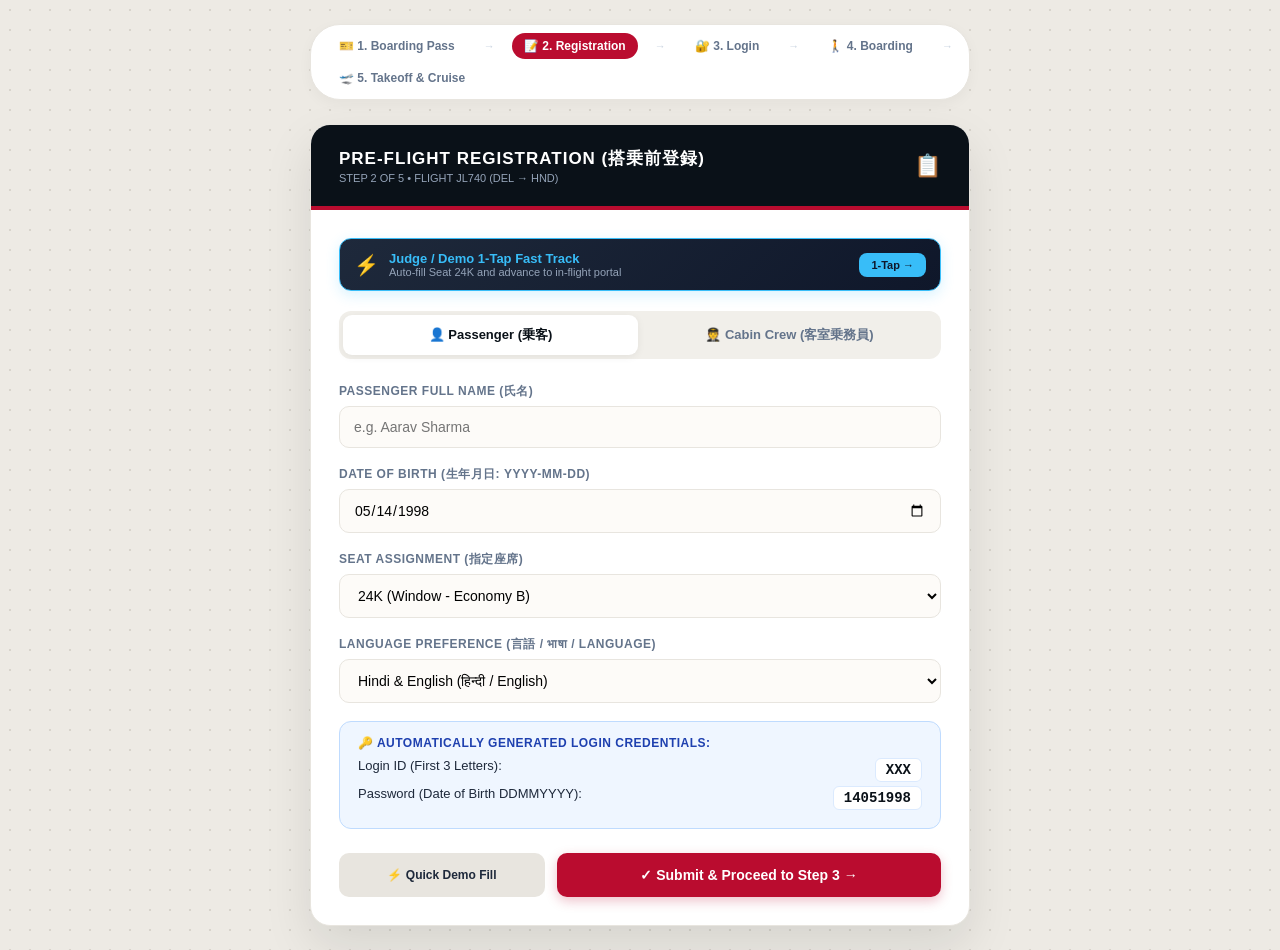
<file: FlyLingo/html/form.html>
<!DOCTYPE html>
<html lang="en">
<head>
  <meta charset="UTF-8">
  <meta name="viewport" content="width=device-width, initial-scale=1.0">
  <title>JAL Pre-Flight Registration — STEP 2</title>
  <style>
    :root {
      --jal-kurenai: #BA0C2F;
      --jal-kurenai-dark: #8A001E;
      --sumi-black: #0A1118;
      --washi-cream: #F9F8F5;
      --card-white: #FFFFFF;
      --tatami-border: #E8E5DF;
      --slate-text: #1E293B;
      --muted-gray: #64748B;
    }
    * { box-sizing: border-box; margin: 0; padding: 0; font-family: -apple-system, BlinkMacSystemFont, "Segoe UI", "Hiragino Kaku Gothic ProN", "Yu Gothic", Meiryo, sans-serif; }
    
    body {
      background: #EDEAE4;
      background-image: radial-gradient(#D8D4CC 1px, transparent 1px);
      background-size: 20px 20px;
      color: var(--slate-text);
      min-height: 100vh;
      display: flex;
      flex-direction: column;
      align-items: center;
      padding: 24px 16px;
    }

    /* Lifecycle Stepper */
    .lifecycle-stepper {
      width: 100%;
      max-width: 660px;
      background: var(--card-white);
      border-radius: 30px;
      border: 1px solid var(--tatami-border);
      padding: 8px 16px;
      display: flex;
      justify-content: space-between;
      align-items: center;
      margin-bottom: 24px;
      box-shadow: 0 4px 14px rgba(10,17,24,0.04);
      flex-wrap: wrap;
      gap: 6px;
    }
    .step-item {
      display: flex;
      align-items: center;
      gap: 6px;
      font-size: 12px;
      font-weight: 700;
      color: var(--muted-gray);
      text-decoration: none;
      padding: 6px 12px;
      border-radius: 20px;
    }
    .step-item.active {
      background: var(--jal-kurenai);
      color: white;
    }
    .step-arrow { color: #CBD5E1; font-size: 11px; }

    /* Form Card */
    .form-container-card {
      max-width: 660px;
      width: 100%;
      background: var(--card-white);
      border-radius: 20px;
      box-shadow: 0 20px 48px rgba(10, 17, 24, 0.1);
      border: 1px solid var(--tatami-border);
      overflow: hidden;
    }
    .form-card-header {
      background: var(--sumi-black);
      color: white;
      padding: 22px 28px;
      border-bottom: 4px solid var(--jal-kurenai);
      display: flex;
      justify-content: space-between;
      align-items: center;
    }
    .hdr-title-jp {
      font-size: 17px;
      font-weight: 800;
      letter-spacing: 1px;
    }
    .hdr-sub-en {
      font-size: 11px;
      color: #94A3B8;
      margin-top: 2px;
    }

    .form-card-body {
      padding: 28px;
    }

    /* Role Toggle */
    .role-segmented-tabs {
      display: flex;
      background: #F1EFEA;
      padding: 4px;
      border-radius: 12px;
      margin-bottom: 24px;
      gap: 4px;
    }
    .role-tab-btn {
      flex: 1;
      padding: 11px 16px;
      border: none;
      background: transparent;
      font-size: 13px;
      font-weight: 800;
      color: var(--muted-gray);
      border-radius: 9px;
      cursor: pointer;
      transition: all 0.2s;
    }
    .role-tab-btn.active {
      background: white;
      color: var(--sumi-black);
      box-shadow: 0 2px 8px rgba(0,0,0,0.06);
    }

    .form-row {
      margin-bottom: 18px;
    }
    .field-label {
      display: block;
      font-size: 12px;
      font-weight: 800;
      color: var(--muted-gray);
      text-transform: uppercase;
      letter-spacing: 0.5px;
      margin-bottom: 6px;
    }
    .text-input, .select-input {
      width: 100%;
      padding: 12px 14px;
      border: 1px solid var(--tatami-border);
      border-radius: 10px;
      font-size: 14px;
      outline: none;
      transition: border-color 0.2s;
      background: #FDFBF8;
    }
    .text-input:focus, .select-input:focus {
      border-color: var(--jal-kurenai);
      box-shadow: 0 0 0 3px rgba(186, 12, 47, 0.1);
    }

    /* Real-Time Credential Calculation Box */
    .calculated-cred-card {
      background: #EFF6FF;
      border: 1.5px solid #BFDBFE;
      border-radius: 12px;
      padding: 14px 18px;
      margin-bottom: 22px;
    }
    .calc-head {
      font-size: 12px;
      font-weight: 800;
      color: #1E40AF;
      text-transform: uppercase;
      letter-spacing: 0.5px;
      margin-bottom: 8px;
    }
    .calc-line {
      display: flex;
      justify-content: space-between;
      font-size: 13px;
      margin-bottom: 4px;
    }
    .computed-badge {
      font-weight: 900;
      color: var(--sumi-black);
      font-family: monospace;
      font-size: 14px;
      background: white;
      padding: 3px 10px;
      border-radius: 6px;
      border: 1px solid #DBEAFE;
    }

    .form-actions-row {
      display: flex;
      gap: 12px;
      margin-top: 24px;
    }
    .btn-submit-reg {
      flex: 2;
      background: var(--jal-kurenai);
      color: white;
      border: none;
      padding: 14px;
      border-radius: 10px;
      font-size: 14px;
      font-weight: 800;
      cursor: pointer;
      box-shadow: 0 4px 12px rgba(186, 12, 47, 0.25);
      transition: background 0.2s;
    }
    .btn-submit-reg:hover {
      background: var(--jal-kurenai-dark);
    }
    .btn-quick-fill {
      flex: 1;
      background: #E8E5DF;
      color: var(--slate-text);
      border: none;
      padding: 14px;
      border-radius: 10px;
      font-size: 12px;
      font-weight: 700;
      cursor: pointer;
    }
    .btn-quick-fill:hover {
      background: #D8D4CA;
    }

    /* Modal Confirmation */
    .modal-backdrop {
      display: none;
      position: fixed;
      inset: 0;
      background: rgba(10, 17, 24, 0.75);
      backdrop-filter: blur(4px);
      align-items: center;
      justify-content: center;
      padding: 16px;
      z-index: 200;
    }
    .modal-box {
      background: white;
      max-width: 480px;
      width: 100%;
      border-radius: 20px;
      padding: 32px 28px;
      text-align: center;
      box-shadow: 0 24px 50px rgba(0,0,0,0.25);
      animation: popModal 0.3s ease-out;
    }
    @keyframes popModal {
      from { transform: scale(0.9); opacity: 0; }
      to { transform: scale(1); opacity: 1; }
    }
    .modal-check-crest {
      width: 56px;
      height: 56px;
      background: #DCFCE7;
      color: #16A34A;
      border-radius: 50%;
      display: flex;
      align-items: center;
      justify-content: center;
      font-size: 28px;
      margin: 0 auto 16px auto;
    }
    .modal-h {
      font-size: 20px;
      font-weight: 900;
      color: var(--sumi-black);
      margin-bottom: 6px;
    }
    .modal-p {
      font-size: 13px;
      color: var(--muted-gray);
      line-height: 1.5;
      margin-bottom: 20px;
    }
    .modal-cred-strip {
      background: #F8F7F4;
      border: 1px solid var(--tatami-border);
      border-radius: 12px;
      padding: 14px 16px;
      text-align: left;
      margin-bottom: 24px;
    }
    .modal-advance-btn {
      display: block;
      background: var(--jal-kurenai);
      color: white;
      text-decoration: none;
      padding: 14px;
      border-radius: 10px;
      font-weight: 800;
      font-size: 14px;
      box-shadow: 0 4px 14px rgba(186, 12, 47, 0.3);
    }

    /* Mobile & Responsive Optimization */
    .btn-submit-reg:active, .btn-quick-fill:active, .demo-shortcut-banner:active {
      transform: scale(0.98);
    }
    @media (max-width: 680px) {
      body {
        padding: 8px 6px;
        min-height: 100dvh;
      }
      .lifecycle-stepper {
        padding: 6px 10px;
        border-radius: 14px;
        font-size: 11px;
        overflow-x: auto;
        white-space: nowrap;
        justify-content: flex-start;
        -webkit-overflow-scrolling: touch;
        scrollbar-width: none;
      }
      .lifecycle-stepper::-webkit-scrollbar { display: none; }
      .step-item { padding: 4px 8px; font-size: 11px; flex-shrink: 0; }
      .form-container-card {
        border-radius: 16px;
        border: 1px solid var(--tatami-border);
      }
      .form-card-header {
        padding: 16px 18px;
      }
      .hdr-title-jp { font-size: 15px; }
      .form-card-body {
        padding: 16px 14px;
      }
      .text-input, .select-input {
        font-size: 16px; /* Prevents iOS Safari auto-zoom */
        padding: 12px;
      }
      .form-actions-row {
        flex-direction: column-reverse;
        gap: 10px;
      }
      .btn-submit-reg, .btn-quick-fill {
        width: 100%;
        padding: 14px;
        font-size: 14px;
      }
      .modal-box {
        padding: 24px 18px;
        border-radius: 16px;
      }
    }
  </style>
</head>
<body>

  <!-- Systematic Flight Lifecycle Stepper -->
  <div class="lifecycle-stepper">
    <a href="/ticket" class="step-item">🎫 1. Boarding Pass</a>
    <span class="step-arrow">&rarr;</span>
    <div class="step-item active">📝 2. Registration</div>
    <span class="step-arrow">&rarr;</span>
    <a href="/login" class="step-item">🔐 3. Login</a>
    <span class="step-arrow">&rarr;</span>
    <a href="/passenger?phase=boarding" class="step-item">🚶 4. Boarding</a>
    <span class="step-arrow">&rarr;</span>
    <a href="/crew" class="step-item">🛫 5. Takeoff &amp; Cruise</a>
  </div>

  <div class="form-container-card">
    <div class="form-card-header">
      <div>
        <div class="hdr-title-jp">PRE-FLIGHT REGISTRATION (搭乗前登録)</div>
        <div class="hdr-sub-en">STEP 2 OF 5 • FLIGHT JL740 (DEL &rarr; HND)</div>
      </div>
      <div style="font-size: 22px;">📋</div>
    </div>

    <div class="form-card-body">
      <!-- 1-Tap Fast Track for Judges and Mobile Demo -->
      <div class="demo-shortcut-banner" onclick="quickFillAndProceed()" style="background: linear-gradient(135deg, #1E293B, #0F172A); border: 1.5px solid #38BDF8; color: white; border-radius: 12px; padding: 12px 14px; margin-bottom: 20px; cursor: pointer; display: flex; justify-content: space-between; align-items: center; box-shadow: 0 4px 14px rgba(56, 189, 248, 0.2); transition: transform 0.15s;">
        <div style="display: flex; align-items: center; gap: 10px;">
          <span style="font-size: 20px;">⚡</span>
          <div>
            <div style="font-weight: 800; font-size: 13px; color: #38BDF8;">Judge / Demo 1-Tap Fast Track</div>
            <div style="font-size: 11px; color: #94A3B8;">Auto-fill Seat 24K and advance to in-flight portal</div>
          </div>
        </div>
        <span style="background: #38BDF8; color: #0F172A; font-weight: 800; font-size: 11px; padding: 6px 12px; border-radius: 8px; flex-shrink: 0;">1-Tap &rarr;</span>
      </div>

      <!-- Role Tabs -->
      <div class="role-segmented-tabs">
        <button type="button" class="role-tab-btn active" id="tabPass" onclick="switchRole('passenger')">👤 Passenger (乗客)</button>
        <button type="button" class="role-tab-btn" id="tabCrew" onclick="switchRole('crew')">🧑‍✈️ Cabin Crew (客室乗務員)</button>
      </div>

      <form id="preFlightForm" onsubmit="submitRegistration(event)">
        <!-- Full Name -->
        <div class="form-row">
          <label class="field-label" id="lblFullName">Passenger Full Name (氏名)</label>
          <input type="text" id="inputName" class="text-input" placeholder="e.g. Aarav Sharma" required oninput="calculateCreds()">
        </div>

        <!-- Date of Birth -->
        <div class="form-row">
          <label class="field-label">Date of Birth (生年月日: YYYY-MM-DD)</label>
          <input type="date" id="inputDob" class="text-input" value="1998-05-14" required oninput="calculateCreds()">
        </div>

        <!-- Passenger specific -->
        <div id="passengerSection">
          <div class="form-row">
            <label class="field-label">Seat Assignment (指定座席)</label>
            <select id="selectSeat" class="select-input">
              <option value="24K" selected>24K (Window - Economy B)</option>
              <option value="20C">20C (Aisle - Economy B)</option>
              <option value="21B">21B (Middle - Economy B)</option>
              <option value="25D">25D (Aisle - Economy B)</option>
            </select>
          </div>

          <div class="form-row">
            <label class="field-label">Language Preference (言語 / भाषा / Language)</label>
            <select id="selectLang" class="select-input">
              <option value="hi" selected>Hindi &amp; English (हिन्दी / English)</option>
              <option value="en">English (International)</option>
              <option value="ja">Japanese (日本語)</option>
              <option value="pa">Punjabi (ਪੰਜਾਬੀ)</option>
              <option value="ta">Tamil (தமிழ்)</option>
              <option value="te">Telugu (తెలుగు)</option>
              <option value="bn">Bengali (বাংলা)</option>
            </select>
          </div>
        </div>

        <!-- Crew specific -->
        <div id="crewSection" style="display: none;">
          <div class="form-row">
            <label class="field-label">Purser / Employee ID</label>
            <input type="text" id="crewEmpId" class="text-input" value="JAL-7809">
          </div>
          <div class="form-row">
            <label class="field-label">Cabin Station</label>
            <select id="crewStation" class="select-input">
              <option value="Economy Zone B" selected>Zone B (Rows 20-26)</option>
              <option value="Economy Zone A">Zone A (Rows 14-19)</option>
            </select>
          </div>
        </div>

        <!-- Live Credentials Calculation Card -->
        <div class="calculated-cred-card">
          <div class="calc-head">🔑 Automatically Generated Login Credentials:</div>
          <div class="calc-line">
            <span>Login ID (First 3 Letters):</span>
            <span class="computed-badge" id="badgeId">AAR</span>
          </div>
          <div class="calc-line">
            <span>Password (Date of Birth DDMMYYYY):</span>
            <span class="computed-badge" id="badgePw">14051998</span>
          </div>
        </div>

        <div class="form-actions-row">
          <button type="button" class="btn-quick-fill" onclick="fillQuickDemo()">⚡ Quick Demo Fill</button>
          <button type="submit" class="btn-submit-reg">✓ Submit &amp; Proceed to Step 3 &rarr;</button>
        </div>
      </form>
    </div>
  </div>

  <!-- Success Advance Modal -->
  <div class="modal-backdrop" id="advanceModal">
    <div class="modal-box">
      <div class="modal-check-crest">✓</div>
      <div class="modal-h">Step 2 Registration Complete!</div>
      <div class="modal-p">
        Your profile is synchronized with the onboard local edge server. Please proceed to the Login Portal with your credentials below:
      </div>

      <div class="modal-cred-strip">
        <div style="font-size: 11px; font-weight: 800; color: #64748B; margin-bottom: 6px;">YOUR COMPUTED CREDENTIALS:</div>
        <div style="margin-bottom: 4px;"><strong>ID:</strong> <span id="mId" style="color: #BA0C2F; font-family: monospace; font-size: 16px;">AAR</span></div>
        <div><strong>Password:</strong> <span id="mPw" style="color: #0A1118; font-family: monospace; font-size: 16px;">14051998</span></div>
      </div>

      <a href="/login" class="modal-advance-btn" id="btnAdvanceLogin">
        Proceed to Step 3: Login Portal &rarr;
      </a>
    </div>
  </div>

  <script>
    let activeRole = "passenger";

    function switchRole(role) {
      activeRole = role;
      const tabP = document.getElementById("tabPass");
      const tabC = document.getElementById("tabCrew");
      const pSec = document.getElementById("passengerSection");
      const cSec = document.getElementById("crewSection");
      const nameLbl = document.getElementById("lblFullName");

      if (role === "passenger") {
        tabP.classList.add("active");
        tabC.classList.remove("active");
        pSec.style.display = "block";
        cSec.style.display = "none";
        nameLbl.innerText = "Passenger Full Name (氏名)";
        document.getElementById("inputName").value = "Aarav Sharma";
        document.getElementById("inputDob").value = "1998-05-14";
      } else {
        tabC.classList.add("active");
        tabP.classList.remove("active");
        pSec.style.display = "none";
        cSec.style.display = "block";
        nameLbl.innerText = "Cabin Attendant Name (乗務員氏名)";
        document.getElementById("inputName").value = "Yukiko Tanaka";
        document.getElementById("inputDob").value = "1995-08-20";
      }
      calculateCreds();
    }

    function calculateCreds() {
      const name = document.getElementById("inputName").value.trim().toUpperCase();
      const dob = document.getElementById("inputDob").value;
      
      let id = name.replace(/[^A-Z]/g, "").slice(0, 3);
      if (id.length < 3) id = (id + "XXX").slice(0, 3);

      let pw = "14051998";
      if (dob && dob.includes("-")) {
        const parts = dob.split("-");
        pw = parts[2] + parts[1] + parts[0]; // DDMMYYYY
      }

      document.getElementById("badgeId").innerText = id;
      document.getElementById("badgePw").innerText = pw;
      return { id, pw };
    }

    function fillQuickDemo() {
      if (activeRole === "passenger") {
        document.getElementById("inputName").value = "Aarav Sharma";
        document.getElementById("inputDob").value = "1998-05-14";
        document.getElementById("selectSeat").value = "24K";
      } else {
        document.getElementById("inputName").value = "Yukiko Tanaka";
        document.getElementById("inputDob").value = "1995-08-20";
        document.getElementById("crewEmpId").value = "JAL-7809";
      }
      calculateCreds();
    }

    async function submitRegistration(e) {
      e.preventDefault();
      const creds = calculateCreds();
      const name = document.getElementById("inputName").value.trim();
      const dob = document.getElementById("inputDob").value;
      const seat = activeRole === "passenger" ? document.getElementById("selectSeat").value : "CREW-TABLET";

      try {
        await fetch("/api/register", {
          method: "POST",
          headers: { "Content-Type": "application/json" },
          body: JSON.stringify({
            role: activeRole,
            name: name,
            dob: dob,
            id: creds.id,
            password: creds.pw,
            seat: seat
          })
        });
      } catch(err) {}

      const chosenLang = document.getElementById("selectLang") ? document.getElementById("selectLang").value : "hi";
      localStorage.setItem("flylingo_lang", chosenLang);
      localStorage.setItem("jal_preferred_lang", chosenLang);

      document.getElementById("mId").innerText = creds.id;
      document.getElementById("mPw").innerText = creds.pw;
      document.getElementById("btnAdvanceLogin").href = `/login?role=${activeRole}&id=${creds.id}&dob=${creds.pw}&lang=${encodeURIComponent(chosenLang)}`;
      document.getElementById("advanceModal").style.display = "flex";
    }

    function quickFillAndProceed() {
      if (navigator.vibrate) navigator.vibrate(20);
      fillQuickDemo();
      submitRegistration({ preventDefault: () => {} });
    }

    calculateCreds();
  </script>

</body>
</html>
</file>
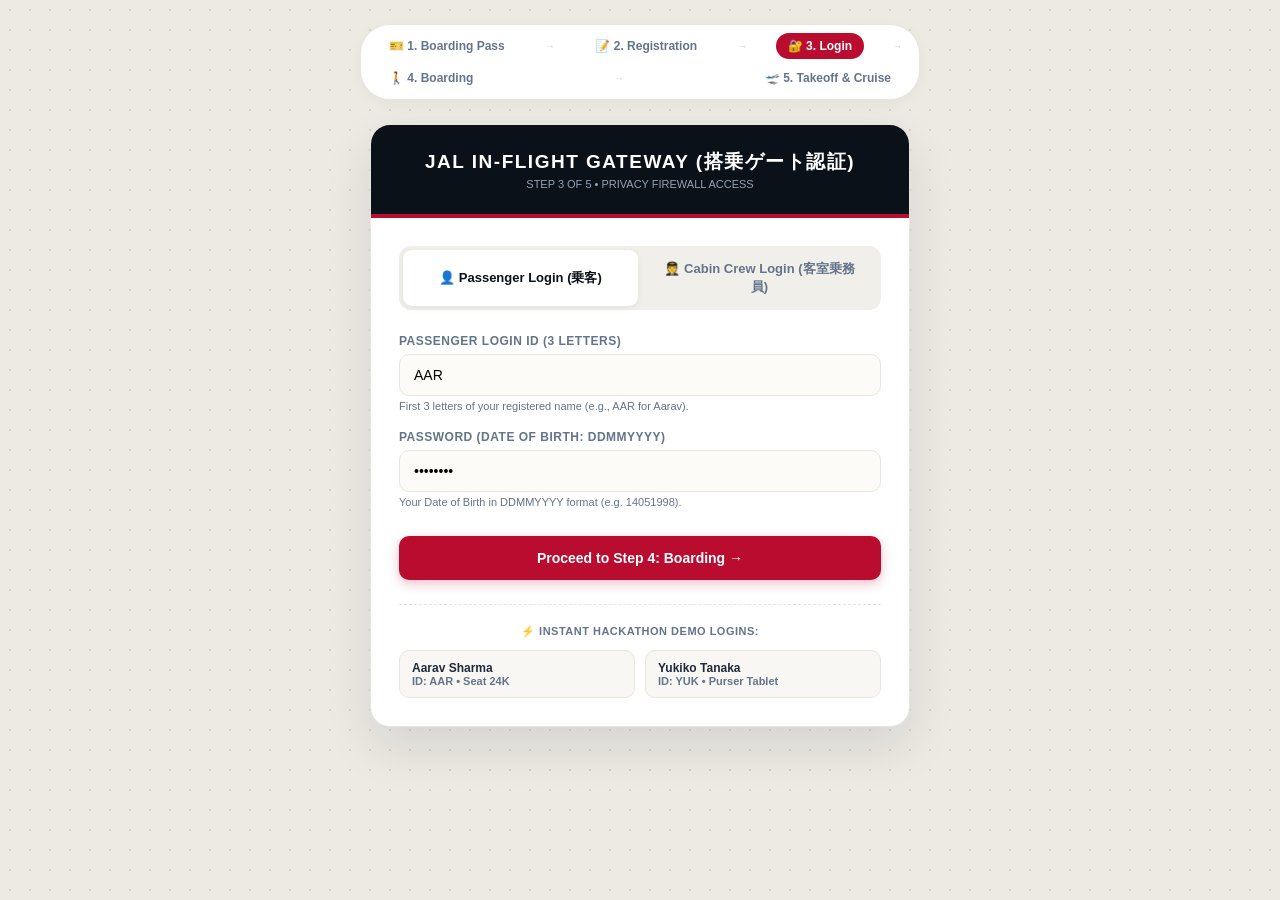
<file: FlyLingo/html/login.html>
<!DOCTYPE html>
<html lang="en">
<head>
  <meta charset="UTF-8">
  <meta name="viewport" content="width=device-width, initial-scale=1.0">
  <title>JAL In-Flight Portal Login — STEP 3</title>
  <style>
    :root {
      --jal-kurenai: #BA0C2F;
      --jal-kurenai-dark: #8A001E;
      --sumi-black: #0A1118;
      --washi-cream: #F9F8F5;
      --card-white: #FFFFFF;
      --tatami-border: #E8E5DF;
      --slate-text: #1E293B;
      --muted-gray: #64748B;
    }
    * { box-sizing: border-box; margin: 0; padding: 0; font-family: -apple-system, BlinkMacSystemFont, "Segoe UI", "Hiragino Kaku Gothic ProN", "Yu Gothic", Meiryo, sans-serif; }
    
    body {
      background: #EDEAE4;
      background-image: radial-gradient(#D8D4CC 1px, transparent 1px);
      background-size: 20px 20px;
      color: var(--slate-text);
      min-height: 100vh;
      display: flex;
      flex-direction: column;
      align-items: center;
      padding: 24px 16px;
    }

    /* Lifecycle Stepper */
    .lifecycle-stepper {
      width: 100%;
      max-width: 560px;
      background: var(--card-white);
      border-radius: 30px;
      border: 1px solid var(--tatami-border);
      padding: 8px 16px;
      display: flex;
      justify-content: space-between;
      align-items: center;
      margin-bottom: 24px;
      box-shadow: 0 4px 14px rgba(10,17,24,0.04);
      flex-wrap: wrap;
      gap: 6px;
    }
    .step-item {
      display: flex;
      align-items: center;
      gap: 6px;
      font-size: 12px;
      font-weight: 700;
      color: var(--muted-gray);
      text-decoration: none;
      padding: 6px 12px;
      border-radius: 20px;
    }
    .step-item.active {
      background: var(--jal-kurenai);
      color: white;
    }
    .step-arrow { color: #CBD5E1; font-size: 11px; }

    /* Login Box */
    .login-container-card {
      max-width: 540px;
      width: 100%;
      background: var(--card-white);
      border-radius: 20px;
      box-shadow: 0 20px 48px rgba(10, 17, 24, 0.1);
      border: 1px solid var(--tatami-border);
      overflow: hidden;
    }
    .login-hdr-bar {
      background: var(--sumi-black);
      color: white;
      padding: 24px 28px;
      text-align: center;
      border-bottom: 4px solid var(--jal-kurenai);
    }
    .login-brand-title {
      font-size: 19px;
      font-weight: 800;
      letter-spacing: 1.5px;
    }
    .login-brand-sub {
      font-size: 11px;
      color: #94A3B8;
      margin-top: 3px;
    }

    .login-card-body {
      padding: 28px;
    }

    /* Role Tabs */
    .segmented-role-row {
      display: flex;
      background: #F1EFEA;
      padding: 4px;
      border-radius: 12px;
      margin-bottom: 24px;
      gap: 4px;
    }
    .tab-click-btn {
      flex: 1;
      padding: 10px 14px;
      border: none;
      background: transparent;
      font-size: 13px;
      font-weight: 800;
      color: var(--muted-gray);
      border-radius: 9px;
      cursor: pointer;
      transition: all 0.2s;
    }
    .tab-click-btn.active {
      background: white;
      color: var(--sumi-black);
      box-shadow: 0 2px 8px rgba(0,0,0,0.06);
    }

    .form-group-line {
      margin-bottom: 18px;
    }
    .field-tag-label {
      display: block;
      font-size: 12px;
      font-weight: 800;
      color: var(--muted-gray);
      text-transform: uppercase;
      letter-spacing: 0.5px;
      margin-bottom: 6px;
    }
    .login-txt-box {
      width: 100%;
      padding: 12px 14px;
      border: 1px solid var(--tatami-border);
      border-radius: 10px;
      font-size: 14px;
      outline: none;
      background: #FDFBF8;
      transition: border-color 0.2s;
    }
    .login-txt-box:focus {
      border-color: var(--jal-kurenai);
      box-shadow: 0 0 0 3px rgba(186, 12, 47, 0.1);
    }
    .help-hint-line {
      font-size: 11px;
      color: var(--muted-gray);
      margin-top: 4px;
    }

    .btn-login-main {
      width: 100%;
      background: var(--jal-kurenai);
      color: white;
      border: none;
      padding: 14px;
      border-radius: 10px;
      font-size: 14px;
      font-weight: 800;
      cursor: pointer;
      box-shadow: 0 4px 12px rgba(186, 12, 47, 0.25);
      transition: background 0.2s;
      margin-top: 10px;
    }
    .btn-login-main:hover {
      background: var(--jal-kurenai-dark);
    }

    /* Judge 1-Click Fast Fill */
    .fast-track-box {
      margin-top: 24px;
      padding-top: 20px;
      border-top: 1px dashed var(--tatami-border);
      text-align: center;
    }
    .fast-track-title {
      font-size: 11px;
      font-weight: 800;
      color: var(--muted-gray);
      text-transform: uppercase;
      letter-spacing: 0.5px;
      margin-bottom: 12px;
    }
    .fast-track-grid {
      display: grid;
      grid-template-columns: 1fr 1fr;
      gap: 10px;
    }
    .fast-track-btn {
      background: #F8F7F4;
      border: 1px solid var(--tatami-border);
      padding: 10px 12px;
      border-radius: 10px;
      font-size: 12px;
      font-weight: 700;
      color: var(--slate-text);
      cursor: pointer;
      text-align: left;
      transition: all 0.2s;
    }
    .fast-track-btn:hover {
      border-color: var(--jal-kurenai);
      background: #FFF5F5;
    }

    .err-callout {
      display: none;
      background: #FEE2E2;
      color: #991B1B;
      padding: 10px;
      border-radius: 8px;
      font-size: 12px;
      margin-bottom: 16px;
      text-align: center;
      border: 1px solid #FCA5A5;
    }

    /* Mobile & Responsive Optimization */
    .btn-login-main:active, .fast-track-btn:active {
      transform: scale(0.98);
    }
    @media (max-width: 600px) {
      body {
        padding: 8px 6px;
        min-height: 100dvh;
      }
      .lifecycle-stepper {
        padding: 6px 10px;
        border-radius: 14px;
        font-size: 11px;
        overflow-x: auto;
        white-space: nowrap;
        justify-content: flex-start;
        -webkit-overflow-scrolling: touch;
        scrollbar-width: none;
      }
      .lifecycle-stepper::-webkit-scrollbar { display: none; }
      .step-item { padding: 4px 8px; font-size: 11px; flex-shrink: 0; }
      .login-container-card {
        border-radius: 16px;
      }
      .login-hdr-bar {
        padding: 18px 16px;
      }
      .login-card-body {
        padding: 18px 16px;
      }
      .login-txt-box {
        font-size: 16px; /* Prevents iOS Safari auto-zoom */
        padding: 12px;
      }
      .fast-track-grid {
        grid-template-columns: 1fr;
      }
    }
  </style>
</head>
<body>

  <!-- Systematic Flight Lifecycle Stepper -->
  <div class="lifecycle-stepper">
    <a href="/ticket" class="step-item">🎫 1. Boarding Pass</a>
    <span class="step-arrow">&rarr;</span>
    <a href="/form" class="step-item">📝 2. Registration</a>
    <span class="step-arrow">&rarr;</span>
    <div class="step-item active">🔐 3. Login</div>
    <span class="step-arrow">&rarr;</span>
    <a href="/passenger?phase=boarding" class="step-item">🚶 4. Boarding</a>
    <span class="step-arrow">&rarr;</span>
    <a href="/crew" class="step-item">🛫 5. Takeoff &amp; Cruise</a>
  </div>

  <div class="login-container-card">
    <div class="login-hdr-bar">
      <div class="login-brand-title">JAL IN-FLIGHT GATEWAY (搭乗ゲート認証)</div>
      <div class="login-brand-sub">STEP 3 OF 5 • PRIVACY FIREWALL ACCESS</div>
    </div>

    <div class="login-card-body">
      <!-- Portal Selector -->
      <div class="segmented-role-row">
        <button type="button" class="tab-click-btn active" id="btnRolePass" onclick="setLoginRole('passenger')">👤 Passenger Login (乗客)</button>
        <button type="button" class="tab-click-btn" id="btnRoleCrew" onclick="setLoginRole('crew')">🧑‍✈️ Cabin Crew Login (客室乗務員)</button>
      </div>

      <div class="err-callout" id="errorStrip">
        Invalid credentials. Please verify your 3-letter ID and Date of Birth password.
      </div>

      <form id="authForm" onsubmit="executeLogin(event)">
        <!-- Login ID -->
        <div class="form-group-line">
          <label class="field-tag-label" id="lblId">Passenger Login ID (3 Letters)</label>
          <input type="text" id="authId" class="login-txt-box" placeholder="e.g. AAR" maxlength="10" required>
          <div class="help-hint-line" id="hintId">First 3 letters of your registered name (e.g., AAR for Aarav).</div>
        </div>

        <!-- Password (DOB) -->
        <div class="form-group-line">
          <label class="field-tag-label" id="lblPw">Password (Date of Birth: DDMMYYYY)</label>
          <input type="password" id="authPw" class="login-txt-box" placeholder="e.g. 14051998" required>
          <div class="help-hint-line" id="hintPw">Your Date of Birth in DDMMYYYY format (e.g. 14051998).</div>
        </div>

        <button type="submit" class="btn-login-main" id="btnSubmitLogin">
          Proceed to Step 4: Boarding &rarr;
        </button>
      </form>

      <!-- Fast Track Demo Buttons -->
      <div class="fast-track-box">
        <div class="fast-track-title">⚡ Instant Hackathon Demo Logins:</div>
        <div class="fast-track-grid">
          <button type="button" class="fast-track-btn" onclick="autoFillLogin('AAR', '14051998', 'passenger')">
            <div><strong>Aarav Sharma</strong></div>
            <div style="font-size: 11px; color: #64748B;">ID: AAR • Seat 24K</div>
          </button>
          <button type="button" class="fast-track-btn" onclick="autoFillLogin('YUK', '20081995', 'crew')">
            <div><strong>Yukiko Tanaka</strong></div>
            <div style="font-size: 11px; color: #64748B;">ID: YUK • Purser Tablet</div>
          </button>
        </div>
      </div>
    </div>
  </div>

  <script>
    let selectedRole = "passenger";

    function setLoginRole(role) {
      selectedRole = role;
      const tabP = document.getElementById("btnRolePass");
      const tabC = document.getElementById("btnRoleCrew");
      const lblId = document.getElementById("lblId");
      const lblPw = document.getElementById("lblPw");
      const hintId = document.getElementById("hintId");
      const hintPw = document.getElementById("hintPw");
      const authId = document.getElementById("authId");
      const authPw = document.getElementById("authPw");

      document.getElementById("errorStrip").style.display = "none";

      if (role === "passenger") {
        tabP.classList.add("active");
        tabC.classList.remove("active");
        lblId.innerText = "Passenger Login ID (3 Letters)";
        lblPw.innerText = "Password (Date of Birth: DDMMYYYY)";
        hintId.innerText = "First 3 letters of your registered name (e.g., AAR for Aarav).";
        hintPw.innerText = "Your Date of Birth in DDMMYYYY format (e.g. 14051998).";
        authId.value = "AAR";
        authPw.value = "14051998";
      } else {
        tabC.classList.add("active");
        tabP.classList.remove("active");
        lblId.innerText = "Crew Login ID (先頭3文字)";
        lblPw.innerText = "Crew Password (生年月日: DDMMYYYY)";
        hintId.innerText = "First 3 letters of crew name (e.g., YUK for Yukiko).";
        hintPw.innerText = "Crew Date of Birth in DDMMYYYY format (e.g. 20081995).";
        authId.value = "YUK";
        authPw.value = "20081995";
      }
    }

    function autoFillLogin(id, pw, role) {
      setLoginRole(role);
      document.getElementById("authId").value = id;
      document.getElementById("authPw").value = pw;
      executeLogin(new Event("submit"));
    }

    // Auto-parse query params
    window.addEventListener("DOMContentLoaded", () => {
      const params = new URLSearchParams(window.location.search);
      const r = params.get("role") || "passenger";
      const id = params.get("id");
      const dob = params.get("dob");

      setLoginRole(r);
      if (id) document.getElementById("authId").value = id;
      if (dob) document.getElementById("authPw").value = dob;
    });

    async function executeLogin(e) {
      if (e && e.preventDefault) e.preventDefault();
      const id = document.getElementById("authId").value.trim().toUpperCase();
      const pw = document.getElementById("authPw").value.trim();

      try {
        const res = await fetch("/api/login", {
          method: "POST",
          headers: { "Content-Type": "application/json" },
          body: JSON.stringify({ role: selectedRole, id: id, password: pw })
        });
        const data = await res.json();
        const urlParams = new URLSearchParams(window.location.search);
        const currentLang = urlParams.get("lang") || localStorage.getItem("flylingo_lang") || "hi";

        if (data.status === "OK") {
          // Direct to systematic Step 4 Boarding!
          if (selectedRole === "passenger") {
            window.location.href = `/passenger?seat=${data.seat || '24K'}&lang=${encodeURIComponent(currentLang)}&phase=boarding`;
          } else {
            window.location.href = `/crew?phase=boarding`;
          }
        } else {
          document.getElementById("errorStrip").style.display = "block";
          document.getElementById("errorStrip").innerText = data.message || "Invalid credentials.";
        }
      } catch(err) {
        // Offline direct routing fallback
        const urlParams = new URLSearchParams(window.location.search);
        const currentLang = urlParams.get("lang") || localStorage.getItem("flylingo_lang") || "hi";
        if (selectedRole === "passenger") {
          window.location.href = `/passenger?lang=${encodeURIComponent(currentLang)}&phase=boarding`;
        } else {
          window.location.href = `/crew?phase=boarding`;
        }
      }
    }
  </script>

</body>
</html>
</file>
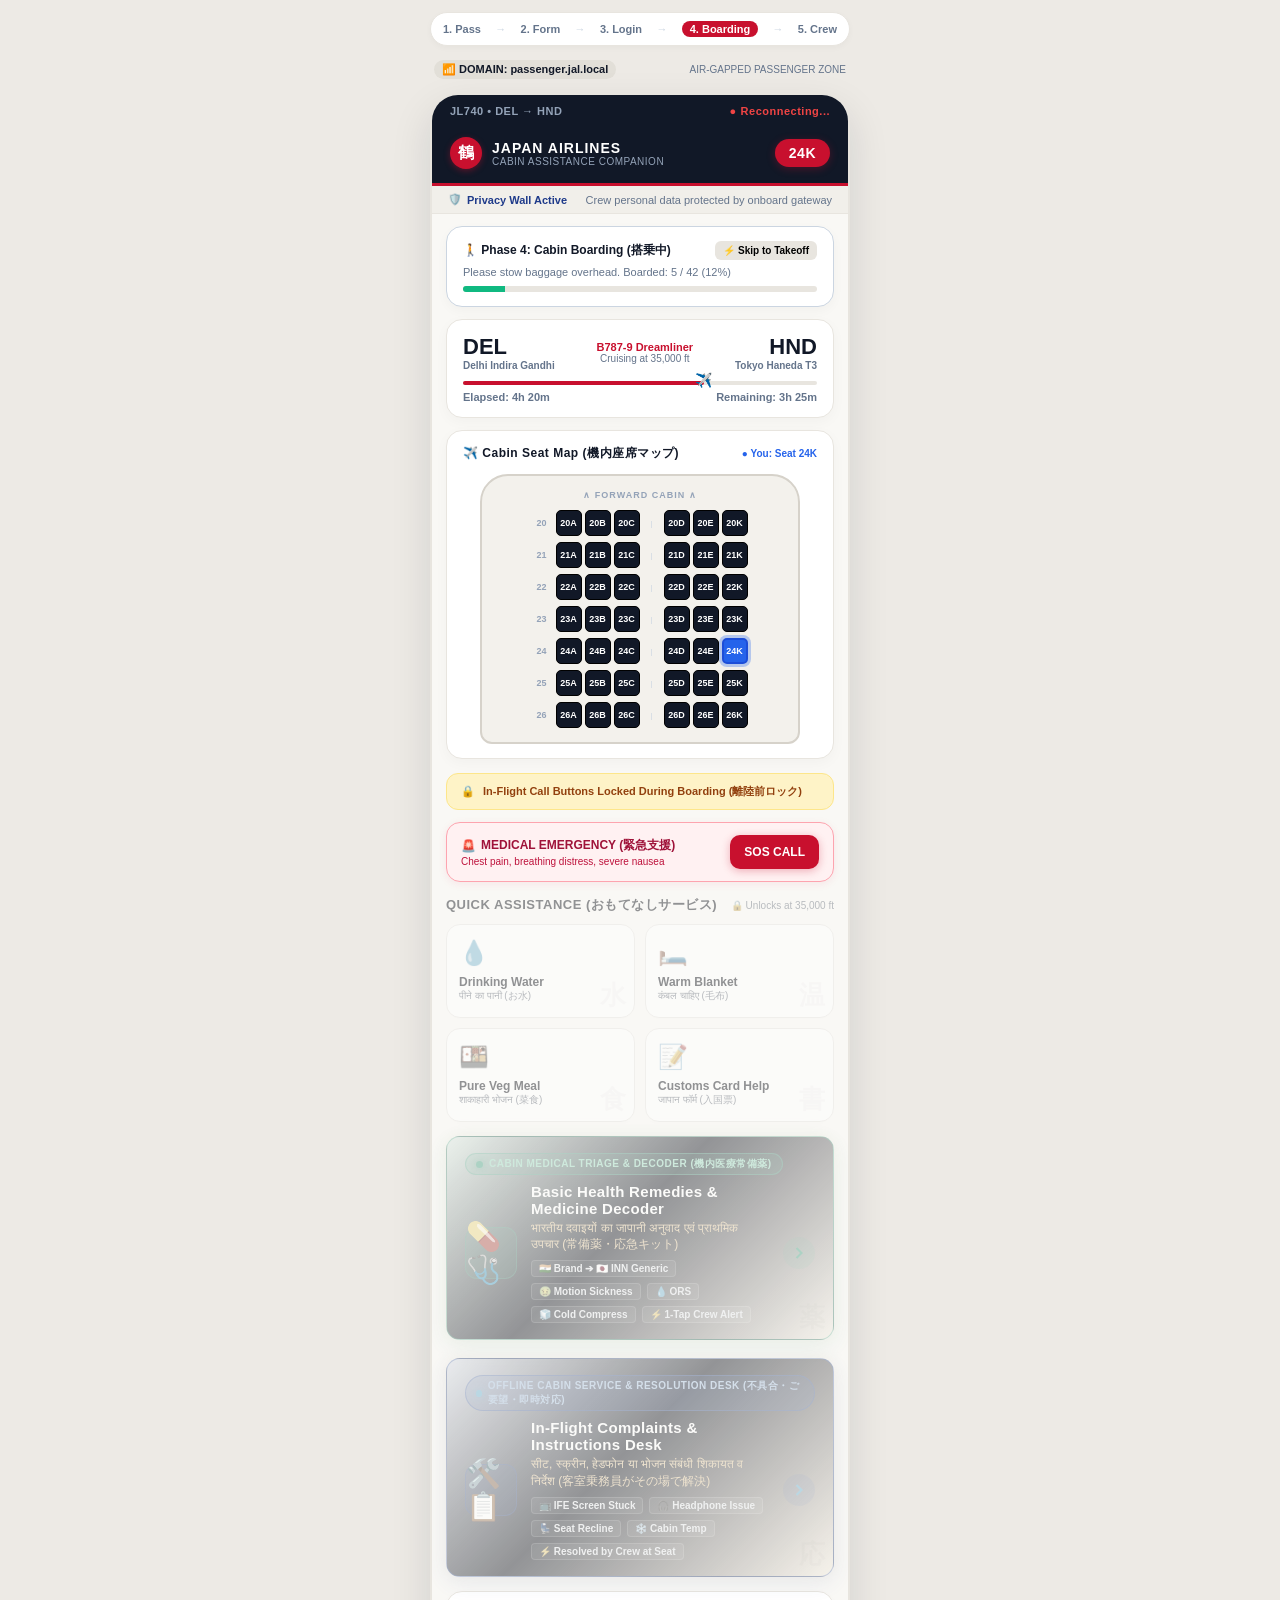
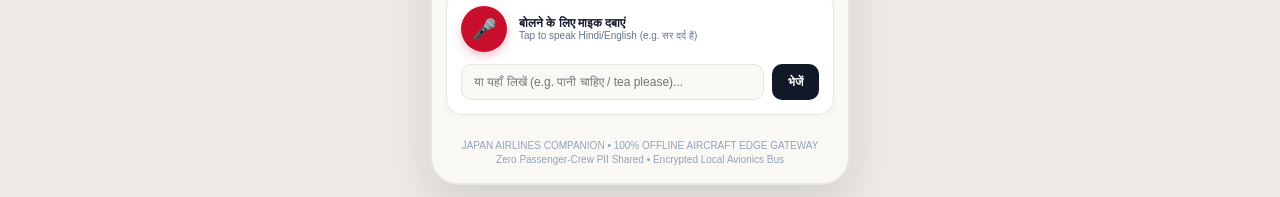
<file: FlyLingo/html/passenger.html>
<!DOCTYPE html>
<html lang="en">
<head>
  <meta charset="UTF-8">
  <meta name="viewport" content="width=device-width, initial-scale=1.0, maximum-scale=1.0, user-scalable=no">
  <title>JAL In-Flight Companion (機内おもてなしサポート) — Seat 24K</title>
  <style>
    /* Traditional Japanese Color Palette (和の伝統色) */
    :root {
      --jal-kurenai: #C8102E;      /* 深紅 (Deep Crimson) */
      --jal-kurenai-dark: #9B001F;
      --sumi-black: #111827;       /* 墨 (Rich Charcoal/Black) */
      --washi-bg: #F9F8F5;         /* 和紙 (Soft warm washi paper) */
      --card-white: #FFFFFF;
      --tatami-border: #E8E5DF;    /* 畳縁 (Warm natural border) */
      --slate-text: #1E293B;
      --muted-gray: #64748B;
      --matcha-green: #10B981;     /* 萌黄 (Natural jade green) */
      --yamabuki-amber: #F59E0B;   /* 山吹 (Japanese marigold) */
      --asagi-blue: #2563EB;       /* 浅葱 (Indigo blue for my-seat) */
      --akane-red: #EF4444;        /* 茜 (Vibrant red for medical SOS) */
    }

    * {
      box-sizing: border-box;
      margin: 0;
      padding: 0;
      font-family: -apple-system, BlinkMacSystemFont, "Segoe UI", "Hiragino Kaku Gothic ProN", "Yu Gothic", Meiryo, Roboto, sans-serif;
      -webkit-tap-highlight-color: transparent;
    }

    body {
      background: #EDEAE5; /* Neutral desk background */
      color: var(--slate-text);
      min-height: 100vh;
      display: flex;
      flex-direction: column;
      align-items: center;
      padding: 12px 0;
    }

    /* Top Domain Switcher Bar */
    .domain-bar {
      width: 100%;
      max-width: 440px;
      padding: 6px 14px;
      display: flex;
      justify-content: space-between;
      align-items: center;
      font-size: 11px;
      color: var(--muted-gray);
      margin-bottom: 8px;
    }
    .domain-tag {
      background: #E2DFD8;
      color: var(--sumi-black);
      padding: 3px 8px;
      border-radius: 12px;
      font-weight: 700;
      display: inline-flex;
      align-items: center;
      gap: 4px;
    }

    /* Smartphone Frame (Optimized for Mobile Phones / iPhone Form Factor) */
    .mobile-container {
      width: 100%;
      max-width: 420px;
      background: var(--washi-bg);
      min-height: 94vh;
      box-shadow: 0 16px 40px rgba(17, 24, 39, 0.12);
      border-radius: 28px;
      border: 2px solid var(--tatami-border);
      display: flex;
      flex-direction: column;
      overflow: hidden;
      position: relative;
    }

    /* Mobile Edge-to-Edge Responsiveness */
    .tile-card:active, .medical-sos-btn:active, .btn-send-text:active, .skip-takeoff-btn:active {
      transform: scale(0.96);
      transition: transform 0.1s;
    }
    @media (max-width: 480px) {
      body {
        padding: 0 !important;
        background: var(--washi-bg) !important;
        min-height: 100dvh !important;
      }
      .domain-bar {
        display: none !important;
      }
      .mobile-container {
        max-width: 100% !important;
        min-height: 100dvh !important;
        border-radius: 0 !important;
        border: none !important;
        box-shadow: none !important;
      }
      .phone-notch-bar {
        padding-top: calc(env(safe-area-inset-top, 0px) + 8px);
      }
    }

    /* Mobile Status Notch Bar */
    .phone-notch-bar {
      background: var(--sumi-black);
      color: #94A3B8;
      padding: 10px 18px 6px 18px;
      display: flex;
      justify-content: space-between;
      align-items: center;
      font-size: 11px;
      font-weight: 600;
      letter-spacing: 0.5px;
    }
    .wifi-tag {
      display: flex;
      align-items: center;
      gap: 4px;
      color: #4ADE80;
    }

    /* Elegant Japanese Header */
    .jal-header {
      background: var(--sumi-black);
      color: white;
      padding: 14px 18px;
      border-bottom: 3px solid var(--jal-kurenai);
      display: flex;
      justify-content: space-between;
      align-items: center;
    }
    .brand-group {
      display: flex;
      align-items: center;
      gap: 10px;
    }
    .crane-crest {
      width: 32px;
      height: 32px;
      background: var(--jal-kurenai);
      border-radius: 50%;
      display: flex;
      align-items: center;
      justify-content: center;
      font-weight: 900;
      font-size: 16px;
      box-shadow: 0 2px 6px rgba(200, 16, 46, 0.4);
    }
    .header-titles {
      display: flex;
      flex-direction: column;
    }
    .title-jp {
      font-size: 14px;
      font-weight: 800;
      letter-spacing: 1px;
      display: flex;
      align-items: center;
      gap: 6px;
    }
    .title-en {
      font-size: 10px;
      color: #94A3B8;
      letter-spacing: 0.5px;
    }
    .seat-badge-pill {
      background: var(--jal-kurenai);
      color: white;
      font-weight: 800;
      font-size: 14px;
      padding: 6px 14px;
      border-radius: 20px;
      letter-spacing: 0.5px;
      box-shadow: 0 2px 8px rgba(200, 16, 46, 0.3);
    }

    /* Privacy Wall Banner (Zero-Knowledge Isolation) */
    .privacy-wall-tag {
      background: #F1EFEA;
      border-bottom: 1px solid var(--tatami-border);
      padding: 7px 16px;
      display: flex;
      align-items: center;
      justify-content: space-between;
      font-size: 11px;
      color: var(--muted-gray);
    }
    .wall-status {
      display: inline-flex;
      align-items: center;
      gap: 5px;
      color: #1E3A8A;
      font-weight: 700;
    }

    /* Flight Live Progress Card */
    .flight-tracker {
      background: var(--card-white);
      margin: 12px 14px;
      border-radius: 16px;
      border: 1px solid var(--tatami-border);
      padding: 14px 16px;
      box-shadow: 0 4px 14px rgba(17, 24, 39, 0.03);
    }
    .tracker-route {
      display: flex;
      justify-content: space-between;
      align-items: center;
      margin-bottom: 8px;
    }
    .code-large {
      font-size: 22px;
      font-weight: 900;
      color: var(--sumi-black);
    }
    .city-label {
      font-size: 10px;
      color: var(--muted-gray);
      font-weight: 600;
    }
    .flight-progress-bar {
      height: 4px;
      background: #E8E5DF;
      border-radius: 4px;
      position: relative;
      margin: 10px 0 6px 0;
    }
    .flight-fill {
      width: 68%;
      height: 100%;
      background: var(--jal-kurenai);
      border-radius: 4px;
    }
    .plane-icon {
      position: absolute;
      left: 68%;
      top: -9px;
      transform: translateX(-50%);
      font-size: 14px;
    }
    .tracker-stats {
      display: flex;
      justify-content: space-between;
      font-size: 11px;
      color: var(--muted-gray);
      font-weight: 600;
    }

    /* Top-Down Airplane Cabin Slice (Phone View) */
    .cabin-phone-card {
      background: var(--card-white);
      margin: 0 14px 14px 14px;
      border-radius: 16px;
      border: 1px solid var(--tatami-border);
      padding: 14px 16px;
      box-shadow: 0 4px 14px rgba(17, 24, 39, 0.03);
    }
    .card-headline {
      display: flex;
      justify-content: space-between;
      align-items: center;
      margin-bottom: 12px;
    }
    .headline-jp {
      font-size: 12px;
      font-weight: 800;
      color: var(--sumi-black);
      letter-spacing: 0.5px;
    }

    /* Cabin Fuselage (Curved Japanese Minimalist Aircraft Body) */
    .fuselage-mini {
      background: #F3F1EC;
      border: 2px solid #D6D2CA;
      border-radius: 28px 28px 12px 12px;
      padding: 14px 8px;
      max-width: 320px;
      margin: 0 auto;
    }
    .fuselage-label {
      text-align: center;
      font-size: 9px;
      font-weight: 800;
      color: #94A3B8;
      letter-spacing: 1px;
      margin-bottom: 10px;
    }
    .cabin-rows-grid {
      display: flex;
      flex-direction: column;
      gap: 6px;
    }
    .row-line {
      display: flex;
      align-items: center;
      justify-content: center;
      gap: 5px;
    }
    .row-index {
      width: 18px;
      font-size: 9px;
      font-weight: 700;
      color: #94A3B8;
      text-align: center;
    }
    .seat-cluster {
      display: flex;
      gap: 3px;
    }
    .aisle-walk {
      width: 14px;
      text-align: center;
      font-size: 8px;
      color: #CBD5E1;
    }
    .seat-box {
      width: 26px;
      height: 26px;
      border-radius: 5px;
      background: #D8D4CC;
      color: #64748B;
      font-size: 9px;
      font-weight: 800;
      display: flex;
      align-items: center;
      justify-content: center;
      border: 1px solid #C4BFB5;
      transition: all 0.25s;
    }
    .seat-box.seated {
      background: var(--sumi-black);
      color: white;
      border-color: #000000;
    }
    .seat-box.my-seat {
      background: var(--asagi-blue) !important;
      color: white !important;
      border: 2px solid #1D4ED8 !important;
      box-shadow: 0 0 0 3px rgba(37,99,235,0.3);
      animation: pulseMySeat 2s infinite;
    }
    @keyframes pulseMySeat {
      0%, 100% { transform: scale(1); }
      50% { transform: scale(1.1); }
    }
    .seat-box.req-green {
      background: var(--matcha-green) !important;
      color: white !important;
      border-color: #059669 !important;
      animation: flashGreen 1s infinite alternate;
    }
    .seat-box.req-amber {
      background: var(--yamabuki-amber) !important;
      color: white !important;
      border-color: #D97706 !important;
    }
    .seat-box.req-red {
      background: var(--akane-red) !important;
      color: white !important;
      border-color: #B91C1C !important;
      animation: flashRed 0.6s infinite alternate;
    }
    @keyframes flashGreen {
      from { box-shadow: 0 0 0 0 rgba(16,185,129,0.7); }
      to { box-shadow: 0 0 0 6px rgba(16,185,129,0); }
    }
    @keyframes flashRed {
      from { box-shadow: 0 0 0 0 rgba(239,68,68,0.8); }
      to { box-shadow: 0 0 0 8px rgba(239,68,68,0); }
    }

    /* Real-Time Omotenashi Status Timeline */
    .omotenashi-timeline {
      display: none;
      background: #FFFFFF;
      margin: 0 14px 14px 14px;
      border-radius: 14px;
      padding: 14px;
      border: 1px solid var(--tatami-border);
      box-shadow: 0 4px 12px rgba(0,0,0,0.04);
      animation: slideIn 0.3s ease-out;
    }
    @keyframes slideIn {
      from { opacity: 0; transform: translateY(-8px); }
      to { opacity: 1; transform: translateY(0); }
    }
    .timeline-title {
      font-size: 13px;
      font-weight: 800;
      color: var(--sumi-black);
      display: flex;
      align-items: center;
      gap: 6px;
      margin-bottom: 4px;
    }
    .timeline-msg {
      font-size: 12px;
      color: var(--muted-gray);
      line-height: 1.4;
    }
    .resolve-tap-btn {
      width: 100%;
      background: #16A34A;
      color: white;
      border: none;
      padding: 12px;
      border-radius: 10px;
      font-size: 13px;
      font-weight: 800;
      cursor: pointer;
      margin-top: 10px;
      box-shadow: 0 2px 8px rgba(22, 163, 74, 0.3);
    }

    /* Lock State during Boarding */
    .services-section.locked-mode {
      opacity: 0.45;
      filter: grayscale(0.5);
      position: relative;
    }
    .service-lock-overlay {
      display: none;
      background: #FEF3C7;
      border: 1px solid #FDE68A;
      color: #92400E;
      padding: 10px 14px;
      border-radius: 12px;
      font-size: 11px;
      font-weight: 800;
      margin: 0 14px 12px 14px;
      align-items: center;
      gap: 8px;
    }

    /* Takeoff Modal for Phone */
    .phone-takeoff-modal {
      display: none;
      position: fixed;
      inset: 0;
      background: rgba(10, 17, 24, 0.96);
      z-index: 500;
      flex-direction: column;
      align-items: center;
      justify-content: center;
      color: white;
      text-align: center;
      padding: 24px;
    }
    .phone-takeoff-plane {
      font-size: 64px;
      animation: phoneTakeoffAnim 3.8s cubic-bezier(0.25, 1, 0.5, 1) forwards;
      margin-bottom: 20px;
    }
    @keyframes phoneTakeoffAnim {
      0% { transform: translateY(50px) scale(0.8) rotate(0deg); }
      35% { transform: translateY(15px) scale(1) rotate(-8deg); }
      70% { transform: translateY(-30px) scale(1.15) rotate(-18deg); }
      100% { transform: translateY(-80px) scale(1.3) rotate(-22deg); }
    }
    .phone-alt-counter {
      font-size: 28px;
      font-weight: 900;
      font-family: monospace;
      color: #38BDF8;
      background: rgba(255,255,255,0.08);
      padding: 8px 18px;
      border-radius: 10px;
      margin-bottom: 18px;
    }

    /* Japanese Omotenashi Service Cards Grid */
    .services-section {
      padding: 0 14px;
      margin-bottom: 14px;
    }
    .section-title-wrap {
      display: flex;
      justify-content: space-between;
      align-items: center;
      margin-bottom: 10px;
    }
    .section-heading-jp {
      font-size: 13px;
      font-weight: 800;
      color: var(--sumi-black);
      letter-spacing: 0.5px;
    }
    .services-grid {
      display: grid;
      grid-template-columns: 1fr 1fr;
      gap: 10px;
    }
    .service-card {
      background: var(--card-white);
      border: 1px solid var(--tatami-border);
      border-radius: 14px;
      padding: 14px 12px;
      text-align: left;
      cursor: pointer;
      transition: all 0.15s;
      display: flex;
      flex-direction: column;
      justify-content: space-between;
      height: 94px;
      position: relative;
      box-shadow: 0 2px 6px rgba(0,0,0,0.02);
    }
    .service-card:active {
      transform: scale(0.97);
      background: #F4F1EA;
    }
    .card-kanji-watermark {
      position: absolute;
      right: 8px;
      bottom: 4px;
      font-size: 26px;
      font-weight: 900;
      color: rgba(0,0,0,0.04);
      user-select: none;
    }
    .card-icon {
      font-size: 24px;
      margin-bottom: 4px;
    }
    .card-en-title {
      font-size: 12px;
      font-weight: 800;
      color: var(--sumi-black);
    }
    .card-hi-sub {
      font-size: 10px;
      color: var(--muted-gray);
    }

    /* Special Medical Emergency Card (Distinct Red Omotenashi Alert) */
    .emergency-card-human {
      margin: 0 14px 14px 14px;
      background: #FFF1F2;
      border: 1.5px solid #FDA4AF;
      border-radius: 14px;
      padding: 12px 14px;
      display: flex;
      justify-content: space-between;
      align-items: center;
      box-shadow: 0 2px 8px rgba(225, 29, 72, 0.08);
    }
    .em-info {
      display: flex;
      flex-direction: column;
      gap: 2px;
    }
    .em-title-line {
      font-size: 12px;
      font-weight: 800;
      color: #9F1239;
      display: flex;
      align-items: center;
      gap: 5px;
    }
    .em-desc-line {
      font-size: 10px;
      color: #BE123C;
    }
    .em-tap-btn {
      background: var(--jal-kurenai);
      color: white;
      border: none;
      padding: 10px 14px;
      border-radius: 10px;
      font-size: 12px;
      font-weight: 800;
      cursor: pointer;
      box-shadow: 0 2px 8px rgba(200, 16, 46, 0.3);
      white-space: nowrap;
    }

    /* Voice & Custom Input Section (Warm Human Touch) */
    .voice-custom-panel {
      background: var(--card-white);
      margin: 0 14px 16px 14px;
      border-radius: 16px;
      border: 1px solid var(--tatami-border);
      padding: 14px;
      box-shadow: 0 2px 8px rgba(0,0,0,0.02);
    }
    .voice-row {
      display: flex;
      align-items: center;
      gap: 12px;
      margin-bottom: 12px;
    }
    .voice-mic-btn {
      width: 46px;
      height: 46px;
      border-radius: 50%;
      background: var(--jal-kurenai);
      color: white;
      border: none;
      font-size: 20px;
      display: flex;
      align-items: center;
      justify-content: center;
      cursor: pointer;
      box-shadow: 0 4px 10px rgba(200, 16, 46, 0.25);
      transition: transform 0.2s;
    }
    .voice-mic-btn.active {
      animation: micPulse 1s infinite alternate;
      background: #99001A;
    }
    @keyframes micPulse {
      from { transform: scale(1); }
      to { transform: scale(1.15); }
    }
    .voice-label-top {
      font-size: 12px;
      font-weight: 800;
      color: var(--sumi-black);
    }
    .voice-label-sub {
      font-size: 10px;
      color: var(--muted-gray);
    }
    .text-input-row {
      display: flex;
      gap: 8px;
    }
    .type-box {
      flex: 1;
      padding: 10px 12px;
      border: 1px solid var(--tatami-border);
      border-radius: 10px;
      font-size: 12px;
      outline: none;
      background: #FAF8F5;
    }
    .send-arrow-btn {
      background: var(--sumi-black);
      color: white;
      border: none;
      padding: 0 16px;
      border-radius: 10px;
      font-size: 12px;
      font-weight: 700;
      cursor: pointer;
    }
    .send-arrow-btn:active {
      background: var(--jal-kurenai);
    }

    /* Bottom Privacy Watermark */
    .bottom-privacy-notice {
      text-align: center;
      font-size: 10px;
      color: #94A3B8;
      padding: 8px 14px 16px 14px;
      line-height: 1.4;
    }
  
    
    
    
    
    /* =====================================================================
       Full-Screen Widescreen Boeing 787 IFE Safety Theatre (Yukiko-san)
       Zero Empty Void - Fills 100% of the Screen with Luxury JAL Aesthetics
       ===================================================================== */
    .safety-modal-overlay {
      position: fixed;
      inset: 0;
      width: 100vw;
      height: 100vh;
      max-width: none !important;
      background: radial-gradient(ellipse at 50% 20%, #081226 0%, #030712 60%, #01040A 100%);
      backdrop-filter: blur(36px);
      -webkit-backdrop-filter: blur(36px);
      z-index: 700;
      display: none;
      flex-direction: column;
      align-items: center;
      justify-content: flex-start;
      padding: 0;
      margin: 0;
      overflow-y: auto;
      overflow-x: hidden;
      animation: modalFadeIn 0.35s cubic-bezier(0.16, 1, 0.3, 1);
    }
    @keyframes modalFadeIn {
      from { opacity: 0; transform: scale(0.98); }
      to { opacity: 1; transform: scale(1); }
    }

    /* Sakura Floating Petals across full screen */
    .sakura-petal-bg {
      position: fixed;
      inset: 0;
      pointer-events: none;
      overflow: hidden;
      z-index: 1;
    }
    .sakura-p {
      position: absolute;
      width: 11px;
      height: 16px;
      background: linear-gradient(135deg, rgba(251, 113, 133, 0.55) 0%, rgba(244, 63, 94, 0.2) 100%);
      border-radius: 12px 2px 12px 2px;
      animation: sakuraFall 14s infinite linear;
    }
    @keyframes sakuraFall {
      0% { transform: translateY(-30px) rotate(0deg) translateX(0); opacity: 0; }
      10% { opacity: 0.85; }
      90% { opacity: 0.85; }
      100% { transform: translateY(105vh) rotate(360deg) translateX(80px); opacity: 0; }
    }

    /* Widescreen IFE Top Bar */
    .ife-header-bar {
      width: 100%;
      height: 56px;
      background: rgba(10, 17, 34, 0.85);
      border-bottom: 1.5px solid rgba(246, 200, 120, 0.3);
      padding: 0 24px;
      display: flex;
      align-items: center;
      justify-content: space-between;
      box-sizing: border-box;
      z-index: 20;
      flex-shrink: 0;
      box-shadow: 0 4px 20px rgba(0,0,0,0.5);
    }
    .ife-brand-left {
      display: flex;
      align-items: center;
      gap: 12px;
    }
    .crane-crest-ife {
      width: 36px;
      height: 36px;
      background: radial-gradient(circle, #E11D48 0%, #9F1239 100%);
      border: 1.5px solid #F6C878;
      border-radius: 50%;
      display: flex;
      align-items: center;
      justify-content: center;
      font-size: 18px;
      color: white;
      font-weight: 900;
      box-shadow: 0 0 14px rgba(225, 29, 72, 0.7), 0 0 8px rgba(246, 200, 120, 0.4);
    }
    .ife-title-group h2 {
      font-size: 14px;
      font-weight: 900;
      letter-spacing: 1px;
      color: #FFFFFF;
      margin: 0;
    }
    .ife-title-group p {
      font-size: 10.5px;
      color: #F6C878;
      font-weight: 700;
      margin: 0;
      letter-spacing: 0.5px;
    }
    .ife-telemetry-badge {
      display: flex;
      align-items: center;
      gap: 12px;
      font-size: 11px;
      font-weight: 700;
      color: #94A3B8;
    }
    .tele-tag {
      background: rgba(255,255,255,0.08);
      border: 1px solid rgba(255,255,255,0.15);
      padding: 4px 10px;
      border-radius: 12px;
      color: #E2E8F0;
    }
    .btn-skip-ife {
      background: rgba(255,255,255,0.08);
      border: 1px solid rgba(255,255,255,0.22);
      color: #CBD5E1;
      font-size: 11px;
      font-weight: 700;
      padding: 6px 14px;
      border-radius: 16px;
      cursor: pointer;
      white-space: nowrap;
      transition: all 0.2s;
    }
    .btn-skip-ife:hover {
      background: #C8102E;
      color: white;
      border-color: #C8102E;
    }

    /* Full-Screen 3-Column Theatre Grid */
    .ife-widescreen-grid {
      width: 100%;
      max-width: 1540px;
      flex: 1;
      display: grid;
      grid-template-columns: 1fr 360px;
      gap: 20px;
      padding: 16px 24px 24px 24px;
      box-sizing: border-box;
      z-index: 10;
      align-items: stretch;
    }

    /* Top Bar Language Capsule Dropdown */
    .ife-lang-row {
      display: flex;
      align-items: center;
      gap: 12px;
      margin-top: 2px;
    }
    .lang-switch-capsule {
      display: inline-flex;
      align-items: center;
      gap: 6px;
      background: rgba(15, 23, 42, 0.75);
      border: 1px solid rgba(246, 200, 120, 0.45);
      border-radius: 14px;
      padding: 2px 8px;
    }
    .quick-lang-dropdown {
      background: transparent;
      border: none;
      color: #F6C878;
      font-size: 11px;
      font-weight: 800;
      cursor: pointer;
      outline: none;
      font-family: inherit;
    }
    .quick-lang-dropdown option {
      background: #0B1329;
      color: #F8FAFC;
    }

    /* Expand center stage to full cinematic theater */
    .ife-center-stage {
      background: linear-gradient(180deg, rgba(10, 18, 38, 0.94) 0%, rgba(4, 9, 20, 0.98) 100%);
      border: 1.5px solid rgba(246, 200, 120, 0.35);
      border-radius: 20px;
      padding: 20px 24px;
      display: flex;
      flex-direction: column;
      align-items: center;
      box-shadow: 0 16px 45px rgba(0,0,0,0.7);
      position: relative;
    }

    /* COLUMN 1: Left Multilingual Console Deck */
    .ife-left-deck {
      background: linear-gradient(180deg, rgba(13, 22, 44, 0.92) 0%, rgba(6, 12, 24, 0.97) 100%);
      border: 1.5px solid rgba(246, 200, 120, 0.35);
      border-radius: 20px;
      padding: 16px 12px;
      display: flex;
      flex-direction: column;
      box-shadow: 0 12px 35px rgba(0,0,0,0.6);
      overflow-y: auto;
    }
    .deck-section-title {
      font-size: 11.5px;
      font-weight: 800;
      color: #F6C878;
      text-transform: uppercase;
      letter-spacing: 0.8px;
      margin-bottom: 10px;
      display: flex;
      align-items: center;
      gap: 6px;
      padding-left: 4px;
    }
    .lang-cards-list {
      display: flex;
      flex-direction: column;
      gap: 7px;
      flex: 1;
    }
    .lang-card-item {
      background: rgba(15, 23, 42, 0.7);
      border: 1.5px solid rgba(246, 200, 120, 0.2);
      border-radius: 14px;
      padding: 10px 12px;
      display: flex;
      align-items: center;
      justify-content: space-between;
      cursor: pointer;
      transition: all 0.22s cubic-bezier(0.16, 1, 0.3, 1);
      color: #CBD5E1;
      position: relative;
    }
    .lang-card-item:hover {
      background: rgba(30, 41, 59, 0.85);
      border-color: #F6C878;
      color: #FFFFFF;
      transform: translateX(3px);
    }
    .lang-card-item.active {
      background: linear-gradient(135deg, rgba(200, 16, 46, 0.95) 0%, rgba(159, 18, 57, 0.95) 100%);
      border-color: #F6C878;
      color: #FFFFFF;
      box-shadow: 0 0 16px rgba(200, 16, 46, 0.65), 0 0 6px rgba(246, 200, 120, 0.4);
      transform: translateX(4px);
    }
    .card-lang-left {
      display: flex;
      align-items: center;
      gap: 10px;
    }
    .flag-badge {
      font-size: 20px;
      line-height: 1;
    }
    .lang-name-native {
      font-size: 14px;
      font-weight: 800;
      display: block;
      line-height: 1.2;
    }
    .lang-name-en {
      font-size: 10.5px;
      color: #94A3B8;
      display: block;
    }
    .lang-card-item.active .lang-name-en {
      color: #FDE68A;
    }
    .card-speak-beacon {
      font-size: 11px;
      font-weight: 800;
      color: #F6C878;
      display: none;
      align-items: center;
      gap: 4px;
      background: rgba(0,0,0,0.35);
      padding: 3px 8px;
      border-radius: 10px;
    }
    .lang-card-item.active .card-speak-beacon {
      display: flex;
    }

    /* Left Omotenashi Mini Box */
    .left-omotenashi-card {
      background: rgba(2, 6, 23, 0.65);
      border: 1px solid rgba(255, 255, 255, 0.1);
      border-radius: 12px;
      padding: 10px 12px;
      margin-top: 12px;
      font-size: 10.5px;
      color: #94A3B8;
      line-height: 1.4;
    }

    /* COLUMN 2: Center Cinema Stage (Yukiko & Diagrams) */
    .ife-center-stage {
      background: linear-gradient(180deg, rgba(11, 19, 38, 0.95) 0%, rgba(5, 10, 22, 0.98) 100%);
      border: 1.5px solid rgba(246, 200, 120, 0.45);
      border-radius: 20px;
      padding: 16px 20px;
      display: flex;
      flex-direction: column;
      align-items: center;
      justify-content: space-between;
      box-shadow: 0 16px 45px rgba(0,0,0,0.7), 0 0 35px rgba(246, 200, 120, 0.12);
      position: relative;
      overflow: hidden;
    }

    /* Audio Unlock Banner */
    .audio-unlock-banner {
      width: 100%;
      background: linear-gradient(135deg, rgba(200, 16, 46, 0.95) 0%, rgba(159, 18, 57, 0.95) 100%);
      border: 1.5px solid #F6C878;
      border-radius: 14px;
      padding: 10px 16px;
      margin-bottom: 10px;
      display: flex;
      align-items: center;
      justify-content: space-between;
      color: #FFFFFF;
      font-size: 12px;
      font-weight: 800;
      cursor: pointer;
      box-shadow: 0 0 20px rgba(200, 16, 46, 0.6), 0 0 10px rgba(246, 200, 120, 0.4);
      animation: bannerPulse 2s infinite ease-in-out;
      z-index: 15;
    }
    @keyframes bannerPulse {
      0%, 100% { transform: scale(1); box-shadow: 0 0 16px rgba(200, 16, 46, 0.5); }
      50% { transform: scale(1.015); box-shadow: 0 0 26px rgba(200, 16, 46, 0.8), 0 0 14px rgba(246, 200, 120, 0.6); }
    }
    .tap-pill-tag {
      background: #F6C878;
      color: #050B18;
      padding: 4px 10px;
      border-radius: 8px;
      font-size: 10.5px;
      font-weight: 900;
      letter-spacing: 0.5px;
    }

    
    /* =====================================================================
       Attendant Real Flight Actions Animation Choreography
       ===================================================================== */
    
    /* =====================================================================
       Proper & High-Visibility Flight Attendant Action Demonstration Stage
       ===================================================================== */
    .attendant-hero-stage {
      position: relative;
      width: 250px;
      height: 270px;
      display: flex;
      align-items: center;
      justify-content: center;
      margin-bottom: 6px;
    }
    .stage-golden-halo {
      position: absolute;
      width: 225px;
      height: 225px;
      border-radius: 50%;
      background: radial-gradient(circle, rgba(246, 200, 120, 0.24) 0%, rgba(200, 16, 46, 0.08) 50%, transparent 75%);
      border: 1.5px dashed rgba(246, 200, 120, 0.55);
      animation: rotateHalo 30s infinite linear;
    }
    .attendant-svg-lux {
      width: 235px;
      height: 265px;
      position: relative;
      z-index: 2;
    }

    /* Live Action Demonstration Pill */
    .action-mode-badge {
      display: flex;
      align-items: center;
      gap: 7px;
      background: linear-gradient(135deg, rgba(200, 16, 46, 0.35) 0%, rgba(15, 23, 42, 0.85) 100%);
      border: 1.5px solid #F6C878;
      border-radius: 14px;
      padding: 5px 14px;
      font-size: 11px;
      font-weight: 800;
      color: #F6C878;
      letter-spacing: 0.6px;
      margin-bottom: 8px;
      box-shadow: 0 0 14px rgba(246, 200, 120, 0.35);
      animation: badgeGlow 2s infinite ease-in-out;
    }
    @keyframes badgeGlow {
      0%, 100% { box-shadow: 0 0 10px rgba(246, 200, 120, 0.25); }
      50% { box-shadow: 0 0 20px rgba(246, 200, 120, 0.6), 0 0 10px rgba(200, 16, 46, 0.4); }
    }

    /* ==============================================================
       ACTION 0: SEATBELT BUCKLING & TIGHTENING ANIMATIONS
       ============================================================== */
    .anim-belt-left {
      animation: beltLeftAction 4s infinite cubic-bezier(0.4, 0, 0.2, 1);
    }
    .anim-belt-right {
      animation: beltRightAction 4s infinite cubic-bezier(0.4, 0, 0.2, 1);
    }
    .anim-belt-click-flash {
      animation: clickFlash 4s infinite ease-out;
    }
    .anim-belt-flap {
      transform-origin: 82px 148px;
      animation: flapLift 4s infinite ease-in-out;
    }
    @keyframes beltLeftAction {
      0%, 8% { transform: translate(-18px, -8px); }
      28%, 62% { transform: translate(0px, 0px); } /* Buckled */
      68%, 76% { transform: translate(-20px, 0px); } /* Tighten loose strap */
      84%, 100% { transform: translate(-18px, -8px); }
    }
    @keyframes beltRightAction {
      0%, 8% { transform: translate(18px, -8px); }
      28%, 78% { transform: translate(0px, 0px); } /* Buckled */
      84%, 100% { transform: translate(18px, -8px); }
    }
    @keyframes clickFlash {
      0%, 26% { opacity: 0; transform: scale(0.4); }
      28% { opacity: 1; transform: scale(1.6); }
      34%, 100% { opacity: 0; transform: scale(2.2); }
    }
    @keyframes flapLift {
      0%, 70% { transform: rotate(0deg); }
      74%, 82% { transform: rotate(-42deg); } /* Lifts flap to release */
      88%, 100% { transform: rotate(0deg); }
    }

    /* ==============================================================
       ACTION 1: OXYGEN MASK DROP & PULL ANIMATIONS
       ============================================================== */
    .anim-mask-drop {
      transform-origin: 80px 8px;
      animation: maskDropAction 4.2s infinite ease-in-out;
    }
    .anim-mask-arm-pull {
      transform-origin: 100px 82px;
      animation: armPullMask 4.2s infinite ease-in-out;
    }
    .anim-oxygen-ring {
      animation: oxygenPulseRing 1.8s infinite ease-out;
      transform-origin: 80px 60px;
    }
    @keyframes maskDropAction {
      0%, 10% { transform: translateY(-40px); opacity: 0; }
      18% { transform: translateY(0px); opacity: 1; } /* Drops from overhead */
      32%, 84% { transform: translate(0px, 46px); } /* Pulled down over nose & mouth */
      94%, 100% { transform: translateY(-40px); opacity: 0; }
    }
    @keyframes armPullMask {
      0%, 12% { transform: rotate(-50deg) translate(8px, -22px); } /* Reach overhead */
      26% { transform: rotate(0deg) translate(0px, 0px); } /* Grasp mask */
      38%, 84% { transform: rotate(20deg) translate(-8px, -18px); } /* Pull down & hold to face */
      94%, 100% { transform: rotate(-50deg) translate(8px, -22px); }
    }
    @keyframes oxygenPulseRing {
      0% { r: 6; opacity: 0.85; stroke-width: 2.5; }
      100% { r: 28; opacity: 0; stroke-width: 0.5; }
    }

    /* ==============================================================
       ACTION 2: EMERGENCY EXITS CHOREOGRAPHY ANIMATIONS
       ============================================================== */
    .anim-exit-arm-left {
      transform-origin: 60px 82px;
      animation: exitGestureLeft 5s infinite ease-in-out;
    }
    .anim-exit-arm-right {
      transform-origin: 100px 82px;
      animation: exitGestureRight 5s infinite ease-in-out;
    }
    .anim-exit-arrow-pulse {
      animation: arrowBlink 1s infinite alternate ease-in-out;
    }
    @keyframes exitGestureLeft {
      0%, 6% { transform: rotate(0deg); }
      16%, 36% { transform: rotate(40deg) translate(-12px, -20px); } /* Point Forward 👈 */
      44%, 68% { transform: rotate(-60deg) translate(-18px, 14px); } /* Point Wing Exits 👈 */
      76%, 92% { transform: rotate(22deg) translate(-8px, -6px); } /* Point Aft Exits */
      100% { transform: rotate(0deg); }
    }
    @keyframes exitGestureRight {
      0%, 6% { transform: rotate(0deg); }
      16%, 36% { transform: rotate(-40deg) translate(12px, -20px); } /* Point Forward 👉 */
      44%, 68% { transform: rotate(60deg) translate(18px, 14px); } /* Point Wing Exits 👉 */
      76%, 92% { transform: rotate(-22deg) translate(8px, -6px); } /* Point Aft Exits */
      100% { transform: rotate(0deg); }
    }
    @keyframes arrowBlink {
      0% { opacity: 0.35; transform: scale(0.96); filter: drop-shadow(0 0 2px #10B981); }
      100% { opacity: 1; transform: scale(1.08); filter: drop-shadow(0 0 10px #10B981); }
    }

    /* ==============================================================
       ACTION 3: LIFE VEST JERK INFLATION ANIMATIONS
       ============================================================== */
    .anim-vest-toggles {
      animation: toggleJerkPull 4s infinite cubic-bezier(0.4, 0, 0.2, 1);
    }
    .anim-vest-chamber-swell {
      transform-origin: 80px 120px;
      animation: chamberSwell 4s infinite cubic-bezier(0.34, 1.56, 0.64, 1);
    }
    .anim-vest-arms {
      transform-origin: 80px 82px;
      animation: vestArmsPull 4s infinite ease-in-out;
    }
    @keyframes toggleJerkPull {
      0%, 34% { transform: translateY(0); }
      42%, 76% { transform: translateY(16px); } /* Sharp downward jerk! */
      86%, 100% { transform: translateY(0); }
    }
    @keyframes chamberSwell {
      0%, 40% { transform: scale(0.95); filter: brightness(0.95); }
      46%, 82% { transform: scale(1.15); filter: brightness(1.25) drop-shadow(0 0 14px rgba(246, 200, 120, 0.5)); } /* Inflated */
      92%, 100% { transform: scale(0.95); filter: brightness(0.95); }
    }
    @keyframes vestArmsPull {
      0%, 34% { transform: translateY(0); }
      42%, 76% { transform: translateY(14px) scale(0.98); }
      86%, 100% { transform: translateY(0); }
    }

    /* Center Stage Large Equipment Display Box */
    .center-equipment-box {
      width: 100%;
      background: radial-gradient(circle at 50% 50%, #0A1126 0%, #02050E 100%);
      border: 1.5px solid rgba(246, 200, 120, 0.35);
      border-radius: 18px;
      padding: 16px;
      display: flex;
      align-items: center;
      gap: 18px;
      box-sizing: border-box;
      box-shadow: 0 6px 25px rgba(0,0,0,0.5);
    }
    .diagram-graphic-large {
      width: 100px;
      height: 100px;
      background: rgba(15, 23, 42, 0.95);
      border: 1.5px solid rgba(246, 200, 120, 0.6);
      border-radius: 16px;
      display: flex;
      align-items: center;
      justify-content: center;
      flex-shrink: 0;
      box-shadow: 0 0 20px rgba(246, 200, 120, 0.25);
    }
    .diagram-graphic-large svg {
      width: 80px;
      height: 80px;
    }
    .diagram-details-col {
      flex: 1;
    }
    .equipment-title-tag {
      font-size: 11px;
      font-weight: 800;
      color: #F6C878;
      text-transform: uppercase;
      letter-spacing: 0.8px;
      margin-bottom: 4px;
    }
    .equipment-primary-text {
      font-size: 15px;
      font-weight: 800;
      color: #FFFFFF;
      line-height: 1.45;
      margin-bottom: 4px;
      text-shadow: 0 1px 3px rgba(0,0,0,0.8);
    }
    .equipment-sub-text {
      font-size: 12px;
      color: #94A3B8;
      line-height: 1.4;
      font-style: italic;
    }

    /* COLUMN 3: Right Safety Checklist & Teleprompter Deck */
    .ife-right-deck {
      background: linear-gradient(180deg, rgba(13, 22, 44, 0.92) 0%, rgba(6, 12, 24, 0.97) 100%);
      border: 1.5px solid rgba(246, 200, 120, 0.35);
      border-radius: 20px;
      padding: 16px 14px;
      display: flex;
      flex-direction: column;
      justify-content: space-between;
      box-shadow: 0 12px 35px rgba(0,0,0,0.6);
    }

    /* 4-Step Chapter Navigator */
    .chapters-list {
      display: flex;
      flex-direction: column;
      gap: 8px;
      margin-bottom: 12px;
    }
    .chapter-step-card {
      background: rgba(15, 23, 42, 0.7);
      border: 1.5px solid rgba(246, 200, 120, 0.2);
      border-radius: 14px;
      padding: 10px 12px;
      display: flex;
      align-items: center;
      gap: 10px;
      cursor: pointer;
      transition: all 0.2s cubic-bezier(0.16, 1, 0.3, 1);
      color: #CBD5E1;
    }
    .chapter-step-card:hover {
      background: rgba(30, 41, 59, 0.85);
      border-color: #F6C878;
      color: #FFFFFF;
      transform: translateX(-3px);
    }
    .chapter-step-card.active {
      background: linear-gradient(135deg, rgba(200, 16, 46, 0.95) 0%, rgba(159, 18, 57, 0.95) 100%);
      border-color: #F6C878;
      color: #FFFFFF;
      box-shadow: 0 0 16px rgba(200, 16, 46, 0.65), 0 0 6px rgba(246, 200, 120, 0.4);
      transform: translateX(-3px);
    }
    .ch-icon-box {
      width: 32px;
      height: 32px;
      background: rgba(0,0,0,0.3);
      border-radius: 8px;
      display: flex;
      align-items: center;
      justify-content: center;
      font-size: 16px;
    }
    .ch-meta {
      flex: 1;
    }
    .ch-num {
      font-size: 9.5px;
      font-weight: 800;
      color: #F6C878;
      text-transform: uppercase;
      letter-spacing: 0.5px;
    }
    .chapter-step-card.active .ch-num {
      color: #FDE68A;
    }
    .ch-title {
      font-size: 12.5px;
      font-weight: 800;
      display: block;
    }

    /* Live Teleprompter Box */
    .teleprompter-card {
      background: rgba(2, 6, 23, 0.8);
      border: 1px solid rgba(246, 200, 120, 0.25);
      border-radius: 14px;
      padding: 12px 14px;
      margin-bottom: 14px;
    }
    .teleprompter-hdr {
      font-size: 10px;
      font-weight: 800;
      color: #F6C878;
      text-transform: uppercase;
      letter-spacing: 0.8px;
      margin-bottom: 6px;
      display: flex;
      align-items: center;
      justify-content: space-between;
    }
    .tele-native-script {
      font-size: 13.5px;
      font-weight: 800;
      color: #FFFFFF;
      line-height: 1.45;
      margin-bottom: 6px;
    }
    .tele-sub-script {
      font-size: 11px;
      color: #94A3B8;
      line-height: 1.35;
      font-style: italic;
    }

    /* Control Buttons */
    .right-deck-actions {
      display: flex;
      flex-direction: column;
      gap: 8px;
    }
    .btn-audio-replay-lux {
      background: linear-gradient(135deg, rgba(246, 200, 120, 0.2) 0%, rgba(200, 16, 46, 0.2) 100%);
      border: 1.5px solid #F6C878;
      color: #F6C878;
      padding: 10px 14px;
      border-radius: 12px;
      font-size: 12px;
      font-weight: 800;
      cursor: pointer;
      display: flex;
      align-items: center;
      justify-content: center;
      gap: 8px;
      transition: all 0.2s;
      box-shadow: 0 0 14px rgba(246, 200, 120, 0.25);
    }
    .btn-audio-replay-lux:hover {
      background: linear-gradient(135deg, #F6C878 0%, #D49B30 100%);
      color: #050B18;
      box-shadow: 0 0 20px rgba(246, 200, 120, 0.6);
      transform: translateY(-1px);
    }
    .nav-dual-row {
      display: grid;
      grid-template-columns: 1fr 1.6fr;
      gap: 8px;
    }
    .btn-step-prev-lux {
      background: rgba(255, 255, 255, 0.08);
      border: 1px solid rgba(255, 255, 255, 0.2);
      color: #E2E8F0;
      padding: 10px;
      border-radius: 12px;
      font-size: 12px;
      font-weight: 700;
      cursor: pointer;
      transition: all 0.2s;
      text-align: center;
    }
    .btn-step-prev-lux:hover {
      background: rgba(255, 255, 255, 0.16);
    }
    .btn-step-next-lux {
      background: linear-gradient(135deg, #E11D48 0%, #C8102E 100%);
      border: 1px solid rgba(255, 255, 255, 0.25);
      color: white;
      padding: 10px 14px;
      border-radius: 12px;
      font-size: 12px;
      font-weight: 800;
      cursor: pointer;
      box-shadow: 0 0 16px rgba(200, 16, 46, 0.65);
      display: flex;
      align-items: center;
      justify-content: center;
      gap: 6px;
      transition: all 0.2s;
    }
    .btn-step-next-lux:hover {
      box-shadow: 0 0 24px rgba(200, 16, 46, 0.9);
      transform: translateY(-1px);
    }

    /* Responsive Stacking on Mobile & Small Screens */
    @media (max-width: 960px) {
      .ife-widescreen-grid {
        grid-template-columns: 1fr;
        padding: 12px;
        gap: 12px;
        height: auto;
      }
      .ife-header-bar {
        padding: 0 14px;
      }
      .ife-telemetry-badge {
        display: none;
      }
      .lang-cards-list {
        display: grid;
        grid-template-columns: repeat(auto-fit, minmax(130px, 1fr));
      }
      .chapter-step-card:hover {
        transform: none;
      }
      .lang-card-item:hover {
        transform: none;
      }
    }

  

    /* Attendant Speaking & Live Lip-Sync Animation */
    .attendant-hero-stage.is-speaking .mouth-lip,
    .attendant-hero-stage.is-speaking #mouthLipEl {
      transform-origin: 80px 58px;
      animation: attendantLipSync 0.24s infinite alternate ease-in-out;
    }
    @keyframes attendantLipSync {
      0% { transform: scale(1, 1); fill: #E11D48; }
      45% { transform: scale(1.18, 2.3); fill: #BE123C; }
      100% { transform: scale(0.92, 1.35); fill: #E11D48; }
    }
    .attendant-hero-stage.is-speaking .stage-golden-halo {
      animation: rotateHalo 12s infinite linear, speechPulseGlow 1.2s infinite ease-in-out alternate;
    }
    @keyframes speechPulseGlow {
      0% { box-shadow: 0 0 15px rgba(246, 200, 120, 0.2); }
      100% { box-shadow: 0 0 35px rgba(246, 200, 120, 0.65), 0 0 20px rgba(200, 16, 46, 0.35); }
    }

    /* Studio Neural Audio Equalizer Display */
    .audio-eq-indicator {
      display: flex;
      align-items: center;
      justify-content: center;
      gap: 5px;
      background: rgba(15, 23, 42, 0.85);
      border: 1px solid rgba(246, 200, 120, 0.35);
      border-radius: 20px;
      padding: 6px 16px;
      margin-bottom: 10px;
      width: fit-content;
      max-width: 90%;
      box-shadow: 0 4px 16px rgba(0, 0, 0, 0.4);
    }
    .audio-eq-indicator .eq-bar {
      width: 3.5px;
      height: 5px;
      background: #64748B;
      border-radius: 2px;
      transition: height 0.15s, background 0.15s;
    }
    .audio-eq-indicator.is-speaking .eq-bar {
      animation: eqBounce 0.45s infinite ease-in-out alternate;
    }
    .audio-eq-indicator.is-speaking .eq-bar:nth-child(1) { animation-delay: 0.05s; }
    .audio-eq-indicator.is-speaking .eq-bar:nth-child(2) { animation-delay: 0.20s; }
    .audio-eq-indicator.is-speaking .eq-bar:nth-child(3) { animation-delay: 0.35s; }
    .audio-eq-indicator.is-speaking .eq-bar:nth-child(4) { animation-delay: 0.12s; }
    .audio-eq-indicator.is-speaking .eq-bar:nth-child(5) { animation-delay: 0.28s; }
    .audio-eq-indicator.is-speaking .eq-bar:nth-child(6) { animation-delay: 0.42s; }
    .audio-eq-indicator.is-speaking .eq-bar:nth-child(7) { animation-delay: 0.18s; }
    .audio-eq-indicator.is-speaking .eq-bar:nth-child(8) { animation-delay: 0.30s; }

    @keyframes eqBounce {
      0% { height: 4px; background: #94A3B8; }
      100% { height: 20px; background: #F6C878; box-shadow: 0 0 8px rgba(246, 200, 120, 0.85); }
    }
    .eq-status-text {
      font-size: 11px;
      color: #94A3B8;
      font-weight: 600;
      margin-left: 8px;
      letter-spacing: 0.3px;
    }
    .audio-eq-indicator.is-speaking .eq-status-text {
      color: #F6C878;
      font-weight: 700;
    }

    /* Replay Briefing Quick Bar */
    .btn-reopen-safety {
      display: inline-flex;
      align-items: center;
      gap: 6px;
      background: linear-gradient(135deg, rgba(200, 16, 46, 0.9) 0%, rgba(159, 18, 57, 0.95) 100%);
      color: #FFFFFF;
      border: 1px solid #F6C878;
      padding: 6px 14px;
      border-radius: 20px;
      font-size: 11px;
      font-weight: 800;
      cursor: pointer;
      text-decoration: none;
      box-shadow: 0 2px 8px rgba(200, 16, 46, 0.35);
      transition: all 0.2s;
    }
    .btn-reopen-safety:hover {
      transform: translateY(-1px);
      box-shadow: 0 4px 14px rgba(200, 16, 46, 0.55);
    }



    /* ==============================================================
       LIVE STREAM & ON-DEMAND IFE VIDEO PLAYER CONTROLS
       ============================================================== */
    .stage-paused-overlay {
      position: absolute;
      inset: 0;
      background: rgba(5, 11, 24, 0.72);
      backdrop-filter: blur(4px);
      border-radius: 20px;
      display: none;
      align-items: center;
      justify-content: center;
      z-index: 20;
      cursor: pointer;
      animation: fadeIn 0.2s ease-in-out;
    }
    .attendant-hero-stage.is-paused .stage-paused-overlay {
      display: flex;
    }
    .attendant-hero-stage.is-paused *,
    .attendant-hero-stage.is-paused svg * {
      animation-play-state: paused !important;
    }
    .paused-pill {
      background: linear-gradient(135deg, rgba(200, 16, 46, 0.95) 0%, rgba(159, 18, 57, 0.95) 100%);
      border: 1.5px solid #F6C878;
      border-radius: 24px;
      padding: 10px 22px;
      color: white;
      font-weight: 800;
      font-size: 13px;
      letter-spacing: 0.8px;
      display: flex;
      flex-direction: column;
      align-items: center;
      gap: 3px;
      box-shadow: 0 0 25px rgba(246, 200, 120, 0.6);
      transform: scale(1.05);
      transition: transform 0.2s;
    }
    .paused-pill:hover {
      transform: scale(1.12);
    }

    /* IFE Video Player Master Deck (Center Column) */
    .ife-video-player-deck {
      width: 100%;
      background: linear-gradient(180deg, rgba(15, 23, 42, 0.92) 0%, rgba(5, 11, 24, 0.96) 100%);
      border: 1.5px solid rgba(246, 200, 120, 0.35);
      border-radius: 16px;
      padding: 12px 16px 14px 16px;
      box-sizing: border-box;
      box-shadow: 0 8px 24px rgba(0, 0, 0, 0.55);
      margin-bottom: 12px;
      display: flex;
      flex-direction: column;
      gap: 10px;
    }

    /* Scrubber Header Info */
    .vod-scrubber-top-info {
      display: flex;
      justify-content: space-between;
      align-items: center;
      font-size: 11px;
      margin-bottom: 4px;
    }
    .vod-time-display {
      display: flex;
      align-items: center;
      gap: 4px;
      font-family: monospace;
      font-weight: 700;
      font-size: 11.5px;
    }
    .vod-time-badge {
      color: #F6C878;
    }
    .vod-time-divider {
      color: #64748B;
    }
    .vod-time-total {
      color: #94A3B8;
    }
    .vod-chapter-name {
      font-weight: 800;
      color: #FFFFFF;
      letter-spacing: 0.4px;
      text-overflow: ellipsis;
      overflow: hidden;
      white-space: nowrap;
      max-width: 50%;
    }
    .vod-mode-pill {
      font-size: 9.5px;
      font-weight: 900;
      letter-spacing: 0.6px;
      padding: 3px 8px;
      border-radius: 10px;
      background: rgba(200, 16, 46, 0.35);
      border: 1px solid #C8102E;
      color: #FECDD3;
      display: flex;
      align-items: center;
      gap: 4px;
    }
    .vod-mode-pill.mode-vod {
      background: rgba(16, 185, 129, 0.25);
      border-color: #10B981;
      color: #A7F3D0;
    }

    /* Progress & Scrubber Track */
    .vod-progress-track {
      position: relative;
      width: 100%;
      height: 10px;
      background: rgba(51, 65, 85, 0.6);
      border-radius: 6px;
      cursor: pointer;
      user-select: none;
      box-shadow: inset 0 1px 3px rgba(0,0,0,0.4);
    }
    .vod-progress-fill {
      position: absolute;
      left: 0;
      top: 0;
      height: 100%;
      width: 0%;
      background: linear-gradient(90deg, #F6C878 0%, #E11D48 100%);
      border-radius: 6px;
      pointer-events: none;
      transition: width 0.12s linear;
      box-shadow: 0 0 10px rgba(246, 200, 120, 0.5);
    }
    .vod-scrubber-handle {
      position: absolute;
      top: 50%;
      left: 0%;
      width: 16px;
      height: 16px;
      border-radius: 50%;
      background: #FFFFFF;
      border: 2.5px solid #C8102E;
      box-shadow: 0 0 8px rgba(255, 255, 255, 0.9);
      transform: translate(-50%, -50%);
      pointer-events: none;
      transition: left 0.12s linear;
    }

    /* 4 Chapter Milestone Markers */
    .vod-marker {
      position: absolute;
      top: -2px;
      width: 3px;
      height: 14px;
      background: rgba(255, 255, 255, 0.4);
      border-radius: 1px;
      pointer-events: none;
    }
    .vod-marker.marker-0 { left: 0%; }
    .vod-marker.marker-1 { left: 25%; }
    .vod-marker.marker-2 { left: 50%; }
    .vod-marker.marker-3 { left: 75%; }

    /* Chapter Milestone Labels */
    .vod-marker-labels {
      display: flex;
      justify-content: space-between;
      margin-top: 3px;
      font-size: 9.5px;
      font-weight: 700;
      color: #94A3B8;
    }
    .vod-marker-labels .m-label {
      cursor: pointer;
      padding: 2px 5px;
      border-radius: 4px;
      transition: all 0.2s;
    }
    .vod-marker-labels .m-label:hover,
    .vod-marker-labels .m-label.active {
      color: #F6C878;
      background: rgba(246, 200, 120, 0.12);
    }

    /* Transport Controls Row */
    .vod-transport-controls {
      display: flex;
      align-items: center;
      justify-content: center;
      gap: 10px;
      margin-top: 4px;
    }
    .vod-ctrl-btn {
      background: rgba(255, 255, 255, 0.08);
      border: 1px solid rgba(255, 255, 255, 0.2);
      color: #F1F5F9;
      border-radius: 10px;
      padding: 7px 12px;
      font-size: 13px;
      font-weight: 700;
      cursor: pointer;
      display: inline-flex;
      align-items: center;
      gap: 4px;
      transition: all 0.18s ease;
      white-space: nowrap;
    }
    .vod-ctrl-btn:hover {
      background: rgba(255, 255, 255, 0.18);
      border-color: #F6C878;
      color: #F6C878;
      transform: translateY(-1px);
    }
    .vod-ctrl-btn .btn-sub-tag {
      font-size: 9.5px;
      color: #CBD5E1;
      font-weight: 800;
    }

    /* Master Circular Play/Pause Button */
    .vod-play-pause-btn {
      background: linear-gradient(135deg, #E11D48 0%, #C8102E 100%);
      border: 2px solid #F6C878;
      border-radius: 14px;
      padding: 8px 18px;
      color: #FFFFFF;
      font-size: 13px;
      font-weight: 900;
      cursor: pointer;
      display: inline-flex;
      align-items: center;
      gap: 7px;
      box-shadow: 0 0 16px rgba(200, 16, 46, 0.65);
      transition: all 0.2s ease;
      letter-spacing: 0.5px;
    }
    .vod-play-pause-btn:hover {
      transform: scale(1.05);
      box-shadow: 0 0 24px rgba(246, 200, 120, 0.7);
    }
    .vod-speed-btn {
      min-width: 48px;
      justify-content: center;
      font-family: monospace;
      font-weight: 900;
    }

    /* Right Deck Action Cards */
    .live-stream-status-card {
      background: linear-gradient(135deg, rgba(200, 16, 46, 0.2) 0%, rgba(15, 23, 42, 0.8) 100%);
      border: 1px solid rgba(200, 16, 46, 0.45);
      border-radius: 12px;
      padding: 10px 12px;
    }
    .live-stream-badge-pulse {
      background: #C8102E;
      color: white;
      font-size: 9px;
      font-weight: 900;
      padding: 2px 7px;
      border-radius: 8px;
      letter-spacing: 0.6px;
      animation: pulseLive 1.4s infinite ease-in-out;
    }
    @keyframes pulseLive {
      0%, 100% { opacity: 1; transform: scale(1); }
      50% { opacity: 0.65; transform: scale(0.96); }
    }
    .live-progress-dots {
      display: flex;
      gap: 6px;
      margin-top: 8px;
    }
    .live-dot {
      flex: 1;
      height: 4px;
      background: rgba(255, 255, 255, 0.15);
      border-radius: 2px;
      transition: all 0.3s;
    }
    .live-dot.active {
      background: #F6C878;
      box-shadow: 0 0 6px #F6C878;
    }
    .live-dot.completed {
      background: #10B981;
    }

    .vod-mode-status-card {
      background: linear-gradient(135deg, rgba(16, 185, 129, 0.15) 0%, rgba(15, 23, 42, 0.8) 100%);
      border: 1px solid rgba(16, 185, 129, 0.4);
      border-radius: 12px;
      padding: 10px 12px;
    }

    /* Luxury Buttons */
    .btn-switch-vod-lux {
      background: rgba(246, 200, 120, 0.15);
      border: 1px solid #F6C878;
      color: #F6C878;
      padding: 9px 12px;
      border-radius: 10px;
      font-size: 11px;
      font-weight: 800;
      cursor: pointer;
      display: flex;
      align-items: center;
      justify-content: center;
      gap: 6px;
      transition: all 0.2s;
    }
    .btn-switch-vod-lux:hover {
      background: #F6C878;
      color: #050B18;
      box-shadow: 0 0 14px rgba(246, 200, 120, 0.5);
    }
    .btn-skip-takeoff-lux {
      background: rgba(255, 255, 255, 0.08);
      border: 1px solid rgba(255, 255, 255, 0.2);
      color: #CBD5E1;
      padding: 9px 12px;
      border-radius: 10px;
      font-size: 11px;
      font-weight: 700;
      cursor: pointer;
      display: flex;
      align-items: center;
      justify-content: center;
      gap: 6px;
      transition: all 0.2s;
    }
    .btn-skip-takeoff-lux:hover {
      background: #C8102E;
      color: white;
      border-color: #C8102E;
    }
    .btn-replay-stream-lux {
      background: rgba(200, 16, 46, 0.2);
      border: 1px solid #C8102E;
      color: #FECDD3;
      padding: 10px 12px;
      border-radius: 10px;
      font-size: 11.5px;
      font-weight: 800;
      cursor: pointer;
      display: flex;
      align-items: center;
      justify-content: center;
      gap: 6px;
      transition: all 0.2s;
    }
    .btn-replay-stream-lux:hover {
      background: #C8102E;
      color: white;
    }
    .btn-takeoff-green-lux {
      background: linear-gradient(135deg, #10B981 0%, #059669 100%);
      border: 1px solid #34D399;
      color: white;
      padding: 10px 12px;
      border-radius: 10px;
      font-size: 11.5px;
      font-weight: 900;
      cursor: pointer;
      display: flex;
      align-items: center;
      justify-content: center;
      gap: 6px;
      box-shadow: 0 0 16px rgba(16, 185, 129, 0.5);
      transition: all 0.2s;
    }
    .btn-takeoff-green-lux:hover {
      transform: translateY(-1px);
      box-shadow: 0 0 24px rgba(16, 185, 129, 0.8);
    }



    /* Live Broadcast Hero Bar (Hands-free streaming phase) */
    .live-stream-hero-bar {
      width: 100%;
      background: linear-gradient(135deg, rgba(200, 16, 46, 0.22) 0%, rgba(15, 23, 42, 0.95) 100%);
      border: 1.5px solid rgba(200, 16, 46, 0.55);
      border-radius: 16px;
      padding: 12px 16px 14px 16px;
      box-sizing: border-box;
      box-shadow: 0 0 20px rgba(200, 16, 46, 0.25);
      margin-bottom: 12px;
      display: flex;
      flex-direction: column;
      gap: 8px;
    }
    .live-bar-top-row {
      display: flex;
      justify-content: space-between;
      align-items: center;
    }
    .live-indicator-tag {
      display: flex;
      align-items: center;
      gap: 6px;
      background: rgba(200, 16, 46, 0.85);
      border: 1px solid #F6C878;
      border-radius: 12px;
      padding: 3px 10px;
      font-size: 10px;
      font-weight: 900;
      color: #FFFFFF;
      letter-spacing: 0.6px;
    }
    .live-dot-pulse {
      width: 7px;
      height: 7px;
      border-radius: 50%;
      background: #FFFFFF;
      animation: livePulseDot 1.2s infinite ease-in-out;
    }
    @keyframes livePulseDot {
      0%, 100% { transform: scale(1); opacity: 1; }
      50% { transform: scale(1.4); opacity: 0.5; }
    }
    .live-flight-tag {
      font-size: 10px;
      color: #94A3B8;
      font-weight: 700;
      letter-spacing: 0.5px;
    }
    .live-bar-status-text {
      font-size: 11.5px;
      font-weight: 700;
      color: #F8FAFC;
    }
    .live-stream-progress-track {
      width: 100%;
      height: 6px;
      background: rgba(51, 65, 85, 0.6);
      border-radius: 4px;
      overflow: hidden;
      margin-top: 2px;
    }
    .live-stream-progress-fill {
      height: 100%;
      width: 0%;
      background: linear-gradient(90deg, #F6C878 0%, #C8102E 100%);
      border-radius: 4px;
      transition: width 0.2s linear;
      box-shadow: 0 0 10px rgba(246, 200, 120, 0.7);
    }
    .live-stream-step-badges {
      display: flex;
      justify-content: space-between;
      margin-top: 2px;
    }
    .step-badge-mini {
      font-size: 9.5px;
      font-weight: 800;
      color: #64748B;
      padding: 2px 6px;
      border-radius: 4px;
      transition: all 0.25s;
    }
    .step-badge-mini.active {
      color: #F6C878;
      background: rgba(246, 200, 120, 0.15);
      border: 1px solid rgba(246, 200, 120, 0.35);
    }
    .step-badge-mini.completed {
      color: #10B981;
    }

    /* Unlock Celebration Banner */
    .vod-unlocked-banner {
      width: 100%;
      background: linear-gradient(135deg, rgba(16, 185, 129, 0.2) 0%, rgba(15, 23, 42, 0.95) 100%);
      border: 1.5px solid #10B981;
      border-radius: 14px;
      padding: 10px 14px;
      box-sizing: border-box;
      display: flex;
      justify-content: space-between;
      align-items: center;
      margin-bottom: 10px;
      box-shadow: 0 0 20px rgba(16, 185, 129, 0.35);
      animation: unlockReveal 0.5s ease-out;
    }
    .vod-ready-pill {
      background: #10B981;
      color: #050B18;
      font-size: 10.5px;
      font-weight: 900;
      padding: 4px 10px;
      border-radius: 12px;
      letter-spacing: 0.6px;
    }
    @keyframes unlockReveal {
      0% { opacity: 0; transform: translateY(-8px) scale(0.98); }
      100% { opacity: 1; transform: translateY(0) scale(1); }
    }
    .vod-unlocked-reveal {
      animation: unlockReveal 0.5s ease-out;
    }



    /* ==============================================================
       CINEMA SUBTITLES & ELDERLY ACCESSIBILITY (Directly Below Attendant)
       ============================================================== */
    .cinema-subtitles-box {
      width: 100%;
      background: linear-gradient(180deg, rgba(13, 20, 38, 0.96) 0%, rgba(5, 10, 22, 0.98) 100%);
      border: 1.5px solid rgba(246, 200, 120, 0.4);
      border-radius: 16px;
      padding: 14px 18px;
      box-sizing: border-box;
      margin-bottom: 12px;
      box-shadow: 0 8px 24px rgba(0, 0, 0, 0.5);
      transition: all 0.25s ease-in-out;
    }

    /* Senior Accessible Zoom Mode */
    .cinema-subtitles-box.senior-mode {
      background: #000000 !important;
      border: 2.5px solid #F59E0B !important;
      box-shadow: 0 0 25px rgba(245, 158, 11, 0.5) !important;
      padding: 18px 22px !important;
    }
    .cinema-subtitles-box.senior-mode .tele-native-script {
      font-size: 23px !important;
      font-weight: 900 !important;
      color: #FDE047 !important; /* High contrast canary yellow for seniors */
      line-height: 1.65 !important;
      letter-spacing: 0.5px !important;
      text-shadow: 0 2px 4px rgba(0,0,0,0.8);
    }
    .cinema-subtitles-box.senior-mode .tele-sub-script {
      font-size: 14px !important;
      color: #E2E8F0 !important;
      line-height: 1.45 !important;
    }
    .cinema-subtitles-box.senior-mode .senior-advice-box {
      background: rgba(245, 158, 11, 0.22) !important;
      border: 1.5px solid #F59E0B !important;
    }
    .cinema-subtitles-box.senior-mode .senior-advice-text {
      font-size: 14.5px !important;
      color: #FEF08A !important;
      font-weight: 800 !important;
    }

    /* Subtitles Header Row */
    .subtitles-hdr-row {
      display: flex;
      justify-content: space-between;
      align-items: center;
      margin-bottom: 8px;
      border-bottom: 1px solid rgba(255, 255, 255, 0.1);
      padding-bottom: 8px;
    }
    .sub-hdr-left {
      display: flex;
      align-items: center;
      gap: 8px;
      font-size: 11px;
      font-weight: 800;
      color: #F6C878;
      letter-spacing: 0.6px;
    }
    .sub-pulse-dot {
      width: 8px;
      height: 8px;
      border-radius: 50%;
      background: #38BDF8;
      box-shadow: 0 0 8px #38BDF8;
      animation: pulseLive 1.5s infinite ease-in-out;
    }
    .senior-controls-group {
      display: flex;
      align-items: center;
      gap: 6px;
    }
    .btn-senior-zoom {
      background: rgba(246, 200, 120, 0.15);
      border: 1px solid #F6C878;
      color: #F6C878;
      padding: 4px 10px;
      border-radius: 12px;
      font-size: 11px;
      font-weight: 800;
      cursor: pointer;
      transition: all 0.2s;
      display: flex;
      align-items: center;
      gap: 4px;
    }
    .btn-senior-zoom:hover, .btn-senior-zoom.active {
      background: #F6C878;
      color: #050B18;
      box-shadow: 0 0 12px rgba(246, 200, 120, 0.6);
    }
    .btn-senior-slow {
      background: rgba(255, 255, 255, 0.08);
      border: 1px solid rgba(255, 255, 255, 0.2);
      color: #CBD5E1;
      padding: 4px 8px;
      border-radius: 12px;
      font-size: 10.5px;
      font-weight: 700;
      cursor: pointer;
      transition: all 0.2s;
    }
    .btn-senior-slow:hover, .btn-senior-slow.active {
      background: rgba(255, 255, 255, 0.2);
      color: white;
      border-color: #38BDF8;
    }

    /* Subtitle Scripts */
    .tele-native-script {
      font-size: 16px;
      font-weight: 800;
      color: #FFFFFF;
      line-height: 1.5;
      margin-bottom: 6px;
      letter-spacing: 0.3px;
      transition: all 0.2s;
    }
    .tele-sub-script {
      font-size: 12px;
      color: #94A3B8;
      line-height: 1.4;
      font-style: italic;
      margin-bottom: 6px;
    }

    /* Senior Care Advice Card */
    .senior-advice-box {
      background: rgba(245, 158, 11, 0.1);
      border: 1px dashed rgba(245, 158, 11, 0.45);
      border-radius: 10px;
      padding: 8px 12px;
      display: flex;
      align-items: flex-start;
      gap: 8px;
      margin-top: 8px;
      transition: all 0.2s;
    }
    .senior-advice-text {
      font-size: 12px;
      color: #FDE68A;
      font-weight: 700;
      line-height: 1.45;
    }

    .elderly-care-sidebar-card {
      background: linear-gradient(135deg, rgba(245, 158, 11, 0.12) 0%, rgba(15, 23, 42, 0.8) 100%);
      border: 1px solid rgba(245, 158, 11, 0.35);
      border-radius: 12px;
      padding: 10px 12px;
      margin-top: 10px;
    }


    /* =========================================================================
       Indian Medicine Brand-Name Decoder & Cabin First-Aid Remedies Styles
       ========================================================================= */
    .med-decoder-card-full {
      grid-column: 1 / -1 !important;
      height: auto !important;
      min-height: 110px !important;
      background: linear-gradient(135deg, rgba(16, 185, 129, 0.18) 0%, rgba(15, 23, 42, 0.98) 45%, rgba(229, 169, 60, 0.14) 100%) !important;
      border: 1.5px solid rgba(16, 185, 129, 0.6) !important;
      box-shadow: 0 6px 24px rgba(16, 185, 129, 0.2), 0 0 14px rgba(229, 169, 60, 0.15) !important;
      display: flex !important;
      flex-direction: column !important;
      padding: 16px 18px !important;
      border-radius: 14px !important;
      cursor: pointer !important;
      position: relative !important;
      overflow: visible !important;
      transition: all 0.25s cubic-bezier(0.16, 1, 0.3, 1) !important;
      margin-top: 4px;
    }
    .med-decoder-card-full:hover {
      border-color: #10B981 !important;
      transform: translateY(-2px);
      box-shadow: 0 8px 28px rgba(16, 185, 129, 0.28), 0 0 18px rgba(229, 169, 60, 0.2) !important;
    }
    .med-decoder-badge-pulse {
      display: inline-flex;
      align-items: center;
      gap: 6px;
      background: rgba(16, 185, 129, 0.2);
      border: 1px solid rgba(16, 185, 129, 0.5);
      border-radius: 100px;
      padding: 3px 10px;
      font-size: 10px;
      font-weight: 800;
      letter-spacing: 0.5px;
      color: #6EE7B7;
      margin-bottom: 8px;
      align-self: flex-start;
    }
    .med-pulse-dot {
      width: 7px;
      height: 7px;
      border-radius: 50%;
      background: #10B981;
      box-shadow: 0 0 8px #10B981;
      animation: medPulseDot 1.8s infinite;
    }
    @keyframes medPulseDot {
      0% { transform: scale(0.9); opacity: 0.8; }
      50% { transform: scale(1.4); opacity: 1; }
      100% { transform: scale(0.9); opacity: 0.8; }
    }
    .med-card-content-row {
      display: flex;
      align-items: center;
      gap: 14px;
      width: 100%;
    }
    .med-icon-badge {
      font-size: 28px;
      background: rgba(16, 185, 129, 0.15);
      border: 1px solid rgba(16, 185, 129, 0.35);
      border-radius: 12px;
      width: 52px;
      height: 52px;
      display: flex;
      align-items: center;
      justify-content: center;
      flex-shrink: 0;
    }
    .med-text-wrap {
      flex: 1;
      min-width: 0;
    }
    .med-title-glow {
      font-size: 15px !important;
      font-weight: 800 !important;
      color: #FFFFFF !important;
      letter-spacing: 0.3px;
    }
    .med-hi-sub {
      font-size: 12px !important;
      color: #F6C878 !important;
      margin-top: 3px !important;
      line-height: 1.35 !important;
    }
    .med-feature-tags {
      display: flex;
      flex-wrap: wrap;
      gap: 6px;
      margin-top: 8px;
    }
    .med-pill-tag {
      font-size: 10px;
      background: rgba(255, 255, 255, 0.08);
      border: 1px solid rgba(255, 255, 255, 0.15);
      color: #E2E8F0;
      padding: 2px 7px;
      border-radius: 4px;
      font-weight: 600;
    }
    .med-card-arrow {
      color: #10B981;
      flex-shrink: 0;
      display: flex;
      align-items: center;
      justify-content: center;
      width: 32px;
      height: 32px;
      border-radius: 50%;
      background: rgba(16, 185, 129, 0.15);
      transition: all 0.2s;
    }
    .med-decoder-card-full:hover .med-card-arrow {
      transform: translateX(4px);
      background: #10B981;
      color: #0F172A;
    }

    /* Modal Backdrop & Container */
    .med-modal-backdrop {
      position: fixed;
      inset: 0;
      width: 100vw;
      height: 100vh;
      background: rgba(3, 7, 18, 0.88);
      backdrop-filter: blur(28px);
      -webkit-backdrop-filter: blur(28px);
      z-index: 850;
      display: flex;
      align-items: center;
      justify-content: center;
      padding: 16px;
      overflow-y: auto;
      animation: modalFadeIn 0.3s cubic-bezier(0.16, 1, 0.3, 1);
    }
    .med-modal-container {
      background: linear-gradient(180deg, #0F172A 0%, #090E1A 100%);
      border: 1.5px solid rgba(16, 185, 129, 0.4);
      border-radius: 20px;
      width: 100%;
      max-width: 860px;
      max-height: 92vh;
      display: flex;
      flex-direction: column;
      box-shadow: 0 20px 60px rgba(0, 0, 0, 0.8), 0 0 30px rgba(16, 185, 129, 0.15);
      overflow: hidden;
      color: #F8FAFC;
    }
    .med-modal-header {
      display: flex;
      align-items: center;
      justify-content: space-between;
      padding: 18px 24px;
      background: rgba(15, 23, 42, 0.95);
      border-bottom: 1px solid rgba(255, 255, 255, 0.08);
    }
    .med-header-left {
      display: flex;
      align-items: center;
      gap: 14px;
    }
    .med-tsurumaru-logo {
      width: 44px;
      height: 44px;
      border-radius: 12px;
      background: linear-gradient(135deg, rgba(200, 16, 46, 0.2) 0%, rgba(16, 185, 129, 0.2) 100%);
      border: 1px solid rgba(255, 255, 255, 0.15);
      display: flex;
      align-items: center;
      justify-content: center;
      font-size: 24px;
      flex-shrink: 0;
    }
    .med-modal-title {
      display: flex;
      align-items: center;
      gap: 10px;
      font-size: 17px;
      font-weight: 800;
      color: #FFFFFF;
      letter-spacing: 0.3px;
    }
    .med-badge-airgapped {
      background: #10B981;
      color: #064E3B;
      font-size: 10px;
      font-weight: 800;
      padding: 2px 7px;
      border-radius: 4px;
      letter-spacing: 0.5px;
    }
    .med-modal-subtitle {
      font-size: 12px;
      color: #F6C878;
      margin-top: 3px;
    }
    .med-modal-close {
      background: rgba(255, 255, 255, 0.08);
      border: 1px solid rgba(255, 255, 255, 0.12);
      color: #94A3B8;
      width: 36px;
      height: 36px;
      border-radius: 50%;
      cursor: pointer;
      display: flex;
      align-items: center;
      justify-content: center;
      font-size: 18px;
      transition: all 0.2s;
    }
    .med-modal-close:hover {
      background: rgba(239, 68, 68, 0.25);
      border-color: #EF4444;
      color: #F87171;
    }

    /* Cabin Advisory Bar */
    .med-cabin-advisory-bar {
      background: linear-gradient(90deg, rgba(37, 99, 235, 0.15) 0%, rgba(16, 185, 129, 0.15) 100%);
      border-bottom: 1px solid rgba(255, 255, 255, 0.06);
      padding: 10px 24px;
      display: flex;
      align-items: center;
      gap: 12px;
      font-size: 12px;
      color: #CBD5E1;
      line-height: 1.4;
    }
    .med-advisory-icon {
      font-size: 18px;
      flex-shrink: 0;
    }

    /* Modal Navigation Tabs */
    .med-modal-tabs {
      display: flex;
      background: rgba(15, 23, 42, 0.8);
      border-bottom: 1px solid rgba(255, 255, 255, 0.08);
      padding: 6px 20px 0 20px;
      gap: 8px;
    }
    .med-tab-btn {
      background: transparent;
      border: none;
      border-bottom: 3px solid transparent;
      padding: 12px 18px;
      font-size: 13px;
      font-weight: 700;
      color: #94A3B8;
      cursor: pointer;
      display: flex;
      align-items: center;
      gap: 8px;
      transition: all 0.2s;
    }
    .med-tab-btn:hover {
      color: #FFFFFF;
    }
    .med-tab-btn.active {
      color: #10B981;
      border-bottom-color: #10B981;
    }

    /* Tab Content Area */
    .med-tab-content {
      padding: 20px 24px;
      overflow-y: auto;
      flex: 1;
      max-height: calc(92vh - 240px);
    }

    /* Search & Voice Section */
    .med-search-section {
      display: flex;
      gap: 10px;
      margin-bottom: 16px;
    }
    .med-search-input-wrap {
      flex: 1;
      position: relative;
      display: flex;
      align-items: center;
    }
    .med-search-icon {
      position: absolute;
      left: 14px;
      font-size: 15px;
      color: #64748B;
      pointer-events: none;
    }
    .med-search-input {
      width: 100%;
      background: rgba(30, 41, 59, 0.7);
      border: 1.5px solid rgba(255, 255, 255, 0.12);
      border-radius: 12px;
      padding: 12px 38px 12px 42px;
      font-size: 14px;
      color: #FFFFFF;
      outline: none;
      transition: all 0.2s;
    }
    .med-search-input:focus {
      border-color: #10B981;
      background: rgba(30, 41, 59, 0.95);
      box-shadow: 0 0 14px rgba(16, 185, 129, 0.25);
    }
    .med-clear-btn {
      position: absolute;
      right: 12px;
      background: none;
      border: none;
      color: #94A3B8;
      cursor: pointer;
      font-size: 16px;
      padding: 4px;
    }
    .med-voice-search-btn {
      background: rgba(16, 185, 129, 0.15);
      border: 1.5px solid rgba(16, 185, 129, 0.4);
      color: #6EE7B7;
      padding: 0 16px;
      border-radius: 12px;
      font-size: 13px;
      font-weight: 700;
      cursor: pointer;
      display: flex;
      align-items: center;
      gap: 8px;
      transition: all 0.2s;
      white-space: nowrap;
    }
    .med-voice-search-btn:hover {
      background: #10B981;
      color: #064E3B;
    }

    /* Category Chips */
    .med-filter-chips-wrap {
      margin-bottom: 18px;
    }
    .med-filter-label {
      font-size: 11px;
      font-weight: 700;
      color: #94A3B8;
      margin-bottom: 8px;
      text-transform: uppercase;
      letter-spacing: 0.5px;
    }
    .med-filter-chips {
      display: flex;
      flex-wrap: wrap;
      gap: 8px;
    }
    .med-chip {
      background: rgba(30, 41, 59, 0.6);
      border: 1px solid rgba(255, 255, 255, 0.1);
      color: #CBD5E1;
      padding: 6px 12px;
      border-radius: 20px;
      font-size: 12px;
      font-weight: 600;
      cursor: pointer;
      transition: all 0.2s;
    }
    .med-chip:hover {
      background: rgba(51, 65, 85, 0.8);
      color: #FFFFFF;
      border-color: rgba(255, 255, 255, 0.25);
    }
    .med-chip.active {
      background: #10B981;
      color: #064E3B;
      border-color: #10B981;
      font-weight: 800;
      box-shadow: 0 0 10px rgba(16, 185, 129, 0.3);
    }

    /* Active Decoded Dossier View */
    .med-dossier-card {
      background: linear-gradient(135deg, rgba(30, 41, 59, 0.95) 0%, rgba(15, 23, 42, 0.95) 100%);
      border: 2px solid #10B981;
      border-radius: 16px;
      padding: 20px;
      margin-bottom: 22px;
      box-shadow: 0 10px 30px rgba(16, 185, 129, 0.2);
      animation: dossierPop 0.3s cubic-bezier(0.16, 1, 0.3, 1);
    }
    @keyframes dossierPop {
      0% { opacity: 0; transform: scale(0.97); }
      100% { opacity: 1; transform: scale(1); }
    }
    .dossier-top-banner {
      display: flex;
      justify-content: space-between;
      align-items: flex-start;
      margin-bottom: 14px;
      border-bottom: 1px solid rgba(255, 255, 255, 0.1);
      padding-bottom: 12px;
    }
    .dossier-brand-title {
      font-size: 22px;
      font-weight: 900;
      color: #FFFFFF;
      letter-spacing: 0.3px;
    }
    .dossier-mfg-sub {
      font-size: 12px;
      color: #94A3B8;
      margin-top: 2px;
    }
    .dossier-strip-badge {
      display: inline-flex;
      align-items: center;
      gap: 6px;
      padding: 4px 10px;
      border-radius: 6px;
      font-size: 11px;
      font-weight: 800;
      border: 1px solid rgba(255, 255, 255, 0.2);
    }

    /* Two Column Mapping Matrix */
    .dossier-matrix-grid {
      display: grid;
      grid-template-columns: 1fr 1fr;
      gap: 12px;
      margin-bottom: 16px;
    }
    @media (max-width: 640px) {
      .dossier-matrix-grid { grid-template-columns: 1fr; }
    }
    .dossier-matrix-box {
      background: rgba(15, 23, 42, 0.6);
      border: 1px solid rgba(255, 255, 255, 0.08);
      padding: 12px 14px;
      border-radius: 10px;
    }
    .dossier-matrix-label {
      font-size: 11px;
      font-weight: 700;
      color: #94A3B8;
      text-transform: uppercase;
      letter-spacing: 0.5px;
      margin-bottom: 4px;
    }
    .dossier-matrix-val-lg {
      font-size: 16px;
      font-weight: 800;
      color: #6EE7B7;
    }
    .dossier-matrix-val-jp {
      font-size: 18px;
      font-weight: 800;
      color: #FFFFFF;
      line-height: 1.3;
    }
    .dossier-romaji-sub {
      font-size: 12px;
      color: #F6C878;
      font-style: italic;
      margin-top: 2px;
    }

    /* Aviation Advisory Box */
    .dossier-advisory-box {
      background: rgba(220, 38, 38, 0.12);
      border-left: 4px solid #EF4444;
      padding: 12px 16px;
      border-radius: 0 10px 10px 0;
      margin-bottom: 16px;
    }
    .dossier-advisory-title {
      font-size: 12px;
      font-weight: 800;
      color: #FCA5A5;
      text-transform: uppercase;
      letter-spacing: 0.5px;
      display: flex;
      align-items: center;
      gap: 6px;
      margin-bottom: 4px;
    }
    .dossier-advisory-desc {
      font-size: 13px;
      color: #FEE2E2;
      line-height: 1.45;
    }

    /* Dossier Actions */
    .dossier-action-row {
      display: flex;
      flex-wrap: wrap;
      gap: 10px;
    }
    .dossier-btn-share {
      background: linear-gradient(135deg, #10B981 0%, #059669 100%);
      color: #FFFFFF;
      border: none;
      padding: 10px 18px;
      border-radius: 10px;
      font-size: 13px;
      font-weight: 800;
      cursor: pointer;
      display: flex;
      align-items: center;
      gap: 8px;
      transition: all 0.2s;
    }
    .dossier-btn-share:hover {
      box-shadow: 0 0 16px rgba(16, 185, 129, 0.5);
      transform: translateY(-1px);
    }
    .dossier-btn-audio {
      background: rgba(51, 65, 85, 0.7);
      border: 1px solid rgba(255, 255, 255, 0.15);
      color: #F8FAFC;
      padding: 10px 16px;
      border-radius: 10px;
      font-size: 13px;
      font-weight: 700;
      cursor: pointer;
      display: flex;
      align-items: center;
      gap: 8px;
      transition: all 0.2s;
    }
    .dossier-btn-audio:hover {
      background: rgba(71, 85, 105, 0.9);
      border-color: #F6C878;
    }
    .dossier-btn-water {
      background: rgba(37, 99, 235, 0.2);
      border: 1px solid rgba(37, 99, 235, 0.4);
      color: #93C5FD;
      padding: 10px 16px;
      border-radius: 10px;
      font-size: 13px;
      font-weight: 700;
      cursor: pointer;
      display: flex;
      align-items: center;
      gap: 8px;
      transition: all 0.2s;
    }
    .dossier-btn-water:hover {
      background: #2563EB;
      color: #FFFFFF;
    }

    /* Medicine Grid List */
    .med-grid-list {
      display: grid;
      grid-template-columns: repeat(auto-fill, minmax(240px, 1fr));
      gap: 12px;
    }
    .med-item-card {
      background: rgba(30, 41, 59, 0.5);
      border: 1px solid rgba(255, 255, 255, 0.08);
      border-radius: 12px;
      padding: 14px;
      cursor: pointer;
      transition: all 0.2s cubic-bezier(0.16, 1, 0.3, 1);
      position: relative;
    }
    .med-item-card:hover {
      background: rgba(30, 41, 59, 0.9);
      border-color: #10B981;
      transform: translateY(-2px);
      box-shadow: 0 4px 16px rgba(16, 185, 129, 0.2);
    }
    .med-item-top {
      display: flex;
      justify-content: space-between;
      align-items: center;
      margin-bottom: 6px;
    }
    .med-item-brand {
      font-size: 15px;
      font-weight: 800;
      color: #FFFFFF;
    }
    .med-item-strip-indicator {
      width: 10px;
      height: 10px;
      border-radius: 50%;
      border: 1.5px solid rgba(255, 255, 255, 0.3);
    }
    .med-item-inn {
      font-size: 12px;
      color: #6EE7B7;
      font-weight: 600;
      margin-bottom: 4px;
    }
    .med-item-jp {
      font-size: 13px;
      font-weight: 700;
      color: #E2E8F0;
      margin-bottom: 6px;
    }
    .med-item-purpose {
      font-size: 11px;
      color: #94A3B8;
      line-height: 1.35;
    }

    /* Tab 2: Cabin Remedies Grid */
    .remedies-intro-bar {
      display: flex;
      justify-content: space-between;
      align-items: center;
      background: rgba(30, 41, 59, 0.6);
      border: 1px solid rgba(255, 255, 255, 0.08);
      border-radius: 12px;
      padding: 12px 18px;
      margin-bottom: 18px;
    }
    .remedies-free-badge {
      background: rgba(16, 185, 129, 0.2);
      border: 1px solid #10B981;
      color: #6EE7B7;
      font-size: 11px;
      font-weight: 800;
      padding: 4px 10px;
      border-radius: 100px;
      white-space: nowrap;
    }
    .remedies-grid {
      display: grid;
      grid-template-columns: 1fr 1fr;
      gap: 14px;
    }
    @media (max-width: 640px) {
      .remedies-grid { grid-template-columns: 1fr; }
    }
    .remedy-card {
      background: rgba(30, 41, 59, 0.6);
      border: 1.5px solid rgba(255, 255, 255, 0.1);
      border-radius: 14px;
      padding: 16px;
      display: flex;
      flex-direction: column;
      justify-content: space-between;
      transition: all 0.2s;
    }
    .remedy-card:hover {
      border-color: #F6C878;
      background: rgba(30, 41, 59, 0.9);
      box-shadow: 0 4px 18px rgba(229, 169, 60, 0.15);
    }
    .remedy-top-row {
      display: flex;
      align-items: center;
      gap: 12px;
      margin-bottom: 8px;
    }
    .remedy-icon-box {
      font-size: 26px;
      width: 46px;
      height: 46px;
      border-radius: 10px;
      background: rgba(255, 255, 255, 0.06);
      display: flex;
      align-items: center;
      justify-content: center;
      flex-shrink: 0;
    }
    .remedy-title-wrap {
      flex: 1;
    }
    .remedy-en-title {
      font-size: 14px;
      font-weight: 800;
      color: #FFFFFF;
    }
    .remedy-ja-sub {
      font-size: 11px;
      color: #F6C878;
    }
    .remedy-desc {
      font-size: 12px;
      color: #CBD5E1;
      line-height: 1.4;
      margin-bottom: 14px;
    }
    .remedy-btn-request {
      background: linear-gradient(135deg, #10B981 0%, #059669 100%);
      color: #FFFFFF;
      border: none;
      padding: 9px 14px;
      border-radius: 8px;
      font-size: 12px;
      font-weight: 800;
      cursor: pointer;
      display: flex;
      align-items: center;
      justify-content: center;
      gap: 6px;
      transition: all 0.2s;
    }
    .remedy-btn-request:hover {
      box-shadow: 0 0 14px rgba(16, 185, 129, 0.5);
    }

    /* Modal Footer */
    .med-modal-footer {
      display: flex;
      align-items: center;
      justify-content: space-between;
      padding: 14px 24px;
      background: rgba(15, 23, 42, 0.95);
      border-top: 1px solid rgba(255, 255, 255, 0.08);
      flex-wrap: wrap;
      gap: 10px;
    }
    .med-footer-privacy {
      font-size: 11px;
      color: #94A3B8;
    }
    .med-footer-sos-btn {
      background: rgba(220, 38, 38, 0.25);
      border: 1px solid #EF4444;
      color: #FCA5A5;
      padding: 7px 14px;
      border-radius: 8px;
      font-size: 12px;
      font-weight: 800;
      cursor: pointer;
      display: flex;
      align-items: center;
      gap: 6px;
      transition: all 0.2s;
    }
    .med-footer-sos-btn:hover {
      background: #EF4444;
      color: #FFFFFF;
    }

    /* Toast Notification */
    .med-toast-alert {
      position: fixed;
      bottom: 24px;
      left: 50%;
      transform: translateX(-50%);
      background: #0F172A;
      border: 1.5px solid #10B981;
      color: #FFFFFF;
      padding: 12px 20px;
      border-radius: 12px;
      font-size: 13px;
      font-weight: 700;
      z-index: 1000;
      box-shadow: 0 8px 30px rgba(0, 0, 0, 0.8), 0 0 20px rgba(16, 185, 129, 0.4);
      display: flex;
      align-items: center;
      gap: 10px;
      animation: toastSlideUp 0.3s cubic-bezier(0.16, 1, 0.3, 1);
    }
    @keyframes toastSlideUp {
      0% { opacity: 0; transform: translate(-50%, 20px); }
      100% { opacity: 1; transform: translate(-50%, 0); }
    }

  
    /* =========================================================================
       In-Flight Complaints & Special Instructions Desk (100% Offline Real-Time)
       ========================================================================= */
    .complaint-card-full {
      grid-column: 1 / -1 !important;
      height: auto !important;
      min-height: 110px !important;
      background: linear-gradient(135deg, rgba(37, 99, 235, 0.18) 0%, rgba(15, 23, 42, 0.98) 45%, rgba(245, 158, 11, 0.14) 100%) !important;
      border: 1.5px solid rgba(37, 99, 235, 0.6) !important;
      box-shadow: 0 6px 24px rgba(37, 99, 235, 0.2), 0 0 14px rgba(245, 158, 11, 0.15) !important;
      display: flex !important;
      flex-direction: column !important;
      padding: 16px 18px !important;
      border-radius: 14px !important;
      cursor: pointer !important;
      position: relative !important;
      overflow: visible !important;
      transition: all 0.25s cubic-bezier(0.16, 1, 0.3, 1) !important;
      margin-top: 8px;
    }
    .complaint-card-full:hover {
      border-color: #38BDF8 !important;
      transform: translateY(-2px);
      box-shadow: 0 8px 28px rgba(37, 99, 235, 0.28), 0 0 18px rgba(245, 158, 11, 0.2) !important;
    }
    .complaint-badge-pulse {
      display: inline-flex;
      align-items: center;
      gap: 6px;
      background: rgba(37, 99, 235, 0.2);
      border: 1px solid rgba(37, 99, 235, 0.5);
      border-radius: 100px;
      padding: 3px 10px;
      font-size: 10px;
      font-weight: 800;
      letter-spacing: 0.5px;
      color: #93C5FD;
      margin-bottom: 8px;
      align-self: flex-start;
    }
    .complaint-pulse-dot {
      width: 7px;
      height: 7px;
      border-radius: 50%;
      background: #38BDF8;
      box-shadow: 0 0 8px #38BDF8;
      animation: compPulse 1.8s infinite;
    }
    @keyframes compPulse {
      0% { transform: scale(0.9); opacity: 0.8; }
      50% { transform: scale(1.4); opacity: 1; }
      100% { transform: scale(0.9); opacity: 0.8; }
    }
    .complaint-card-content-row {
      display: flex;
      align-items: center;
      gap: 14px;
      width: 100%;
    }
    .complaint-icon-badge {
      font-size: 28px;
      background: rgba(37, 99, 235, 0.15);
      border: 1px solid rgba(37, 99, 235, 0.35);
      border-radius: 12px;
      width: 52px;
      height: 52px;
      display: flex;
      align-items: center;
      justify-content: center;
      flex-shrink: 0;
    }
    .complaint-text-wrap {
      flex: 1;
      min-width: 0;
    }
    .complaint-title-glow {
      font-size: 15px !important;
      font-weight: 800 !important;
      color: #FFFFFF !important;
      letter-spacing: 0.3px;
    }
    .complaint-hi-sub {
      font-size: 12px !important;
      color: #F6C878 !important;
      margin-top: 3px !important;
      line-height: 1.35 !important;
    }
    .complaint-feature-tags {
      display: flex;
      flex-wrap: wrap;
      gap: 6px;
      margin-top: 8px;
    }
    .complaint-pill-tag {
      font-size: 10px;
      background: rgba(255, 255, 255, 0.08);
      border: 1px solid rgba(255, 255, 255, 0.15);
      color: #E2E8F0;
      padding: 2px 7px;
      border-radius: 4px;
      font-weight: 600;
    }
    .complaint-card-arrow {
      color: #38BDF8;
      flex-shrink: 0;
      display: flex;
      align-items: center;
      justify-content: center;
      width: 32px;
      height: 32px;
      border-radius: 50%;
      background: rgba(37, 99, 235, 0.15);
      transition: all 0.2s;
    }
    .complaint-card-full:hover .complaint-card-arrow {
      transform: translateX(4px);
      background: #38BDF8;
      color: #0F172A;
    }

    /* Modal Backdrop & Container */
    .comp-modal-backdrop {
      position: fixed;
      inset: 0;
      width: 100vw;
      height: 100vh;
      background: rgba(3, 7, 18, 0.88);
      backdrop-filter: blur(28px);
      -webkit-backdrop-filter: blur(28px);
      z-index: 860;
      display: flex;
      align-items: center;
      justify-content: center;
      padding: 16px;
      overflow-y: auto;
      animation: modalFadeIn 0.3s cubic-bezier(0.16, 1, 0.3, 1);
    }
    .comp-modal-container {
      background: linear-gradient(180deg, #0F172A 0%, #090E1A 100%);
      border: 1.5px solid rgba(37, 99, 235, 0.4);
      border-radius: 20px;
      width: 100%;
      max-width: 860px;
      max-height: 92vh;
      display: flex;
      flex-direction: column;
      box-shadow: 0 20px 60px rgba(0, 0, 0, 0.8), 0 0 30px rgba(37, 99, 235, 0.2);
      overflow: hidden;
      color: #F8FAFC;
    }
    .comp-modal-header {
      display: flex;
      align-items: center;
      justify-content: space-between;
      padding: 18px 24px;
      background: rgba(15, 23, 42, 0.95);
      border-bottom: 1px solid rgba(255, 255, 255, 0.08);
    }
    .comp-modal-title {
      display: flex;
      align-items: center;
      gap: 10px;
      font-size: 17px;
      font-weight: 800;
      color: #FFFFFF;
      letter-spacing: 0.3px;
    }
    .comp-badge-offline {
      background: #38BDF8;
      color: #082F49;
      font-size: 10px;
      font-weight: 800;
      padding: 2px 7px;
      border-radius: 4px;
      letter-spacing: 0.5px;
    }
    .comp-modal-subtitle {
      font-size: 12px;
      color: #F6C878;
      margin-top: 3px;
    }
    .comp-modal-close {
      background: rgba(255, 255, 255, 0.08);
      border: 1px solid rgba(255, 255, 255, 0.12);
      color: #94A3B8;
      width: 36px;
      height: 36px;
      border-radius: 50%;
      cursor: pointer;
      display: flex;
      align-items: center;
      justify-content: center;
      font-size: 18px;
      transition: all 0.2s;
    }
    .comp-modal-close:hover {
      background: rgba(239, 68, 68, 0.25);
      border-color: #EF4444;
      color: #F87171;
    }

    /* Modal Navigation Tabs */
    .comp-modal-tabs {
      display: flex;
      background: rgba(15, 23, 42, 0.8);
      border-bottom: 1px solid rgba(255, 255, 255, 0.08);
      padding: 6px 20px 0 20px;
      gap: 8px;
    }
    .comp-tab-btn {
      background: transparent;
      border: none;
      border-bottom: 3px solid transparent;
      padding: 12px 18px;
      font-size: 13px;
      font-weight: 700;
      color: #94A3B8;
      cursor: pointer;
      display: flex;
      align-items: center;
      gap: 8px;
      transition: all 0.2s;
    }
    .comp-tab-btn:hover { color: #FFFFFF; }
    .comp-tab-btn.active {
      color: #38BDF8;
      border-bottom-color: #38BDF8;
    }

    .comp-tab-content {
      padding: 20px 24px;
      overflow-y: auto;
      flex: 1;
      max-height: calc(92vh - 240px);
    }

    /* Quick Issues Grid */
    .comp-quick-grid {
      display: grid;
      grid-template-columns: 1fr 1fr;
      gap: 12px;
      margin-bottom: 18px;
    }
    @media (max-width: 640px) {
      .comp-quick-grid { grid-template-columns: 1fr; }
    }
    .comp-issue-card {
      background: rgba(30, 41, 59, 0.6);
      border: 1.5px solid rgba(255, 255, 255, 0.1);
      border-radius: 12px;
      padding: 14px;
      cursor: pointer;
      transition: all 0.2s;
      display: flex;
      gap: 12px;
      align-items: flex-start;
    }
    .comp-issue-card:hover {
      background: rgba(30, 41, 59, 0.95);
      border-color: #38BDF8;
      transform: translateY(-2px);
      box-shadow: 0 4px 16px rgba(37, 99, 235, 0.25);
    }
    .comp-issue-icon {
      font-size: 26px;
      width: 44px;
      height: 44px;
      background: rgba(255, 255, 255, 0.06);
      border-radius: 10px;
      display: flex;
      align-items: center;
      justify-content: center;
      flex-shrink: 0;
    }
    .comp-issue-title {
      font-size: 13px;
      font-weight: 800;
      color: #FFFFFF;
    }
    .comp-issue-sub {
      font-size: 11px;
      color: #F6C878;
      margin-top: 2px;
    }
    .comp-issue-desc {
      font-size: 11px;
      color: #94A3B8;
      margin-top: 4px;
      line-height: 1.35;
    }

    /* Custom Input Section */
    .comp-custom-box {
      background: rgba(15, 23, 42, 0.7);
      border: 1px solid rgba(255, 255, 255, 0.1);
      border-radius: 14px;
      padding: 16px;
      margin-bottom: 16px;
    }
    .comp-textarea {
      width: 100%;
      height: 70px;
      background: rgba(30, 41, 59, 0.8);
      border: 1px solid rgba(255, 255, 255, 0.15);
      border-radius: 10px;
      padding: 10px 14px;
      font-size: 13px;
      color: #FFFFFF;
      outline: none;
      resize: none;
      font-family: inherit;
    }
    .comp-textarea:focus {
      border-color: #38BDF8;
      box-shadow: 0 0 12px rgba(37, 99, 235, 0.3);
    }
    .comp-templates-row {
      display: flex;
      flex-wrap: wrap;
      gap: 6px;
      margin: 10px 0;
    }
    .comp-chip-template {
      background: rgba(255, 255, 255, 0.08);
      border: 1px solid rgba(255, 255, 255, 0.15);
      color: #CBD5E1;
      padding: 4px 10px;
      border-radius: 100px;
      font-size: 11px;
      cursor: pointer;
      transition: all 0.2s;
    }
    .comp-chip-template:hover {
      background: rgba(37, 99, 235, 0.3);
      color: #FFFFFF;
      border-color: #38BDF8;
    }
    .comp-btn-submit {
      background: linear-gradient(135deg, #2563EB 0%, #1D4ED8 100%);
      color: #FFFFFF;
      border: none;
      padding: 11px 20px;
      border-radius: 10px;
      font-size: 13px;
      font-weight: 800;
      cursor: pointer;
      display: inline-flex;
      align-items: center;
      gap: 8px;
      transition: all 0.2s;
    }
    .comp-btn-submit:hover {
      box-shadow: 0 0 16px rgba(37, 99, 235, 0.5);
      transform: translateY(-1px);
    }

    /* Live Resolution Status Card on Passenger Screen */
    .resolution-cert-card {
      background: linear-gradient(135deg, rgba(16, 185, 129, 0.18) 0%, rgba(15, 23, 42, 0.98) 60%, rgba(37, 99, 235, 0.15) 100%);
      border: 2px solid #10B981;
      border-radius: 16px;
      padding: 18px 22px;
      margin: 16px 0;
      box-shadow: 0 10px 30px rgba(16, 185, 129, 0.25);
      animation: certSlide 0.35s cubic-bezier(0.16, 1, 0.3, 1);
    }
    @keyframes certSlide {
      0% { opacity: 0; transform: translateY(-10px); }
      100% { opacity: 1; transform: translateY(0); }
    }
    .cert-top {
      display: flex;
      justify-content: space-between;
      align-items: center;
      margin-bottom: 12px;
      border-bottom: 1px solid rgba(255, 255, 255, 0.1);
      padding-bottom: 10px;
    }
    .cert-badge {
      background: #10B981;
      color: #064E3B;
      font-size: 11px;
      font-weight: 800;
      padding: 3px 10px;
      border-radius: 4px;
      letter-spacing: 0.5px;
    }
    .cert-crew-name {
      font-size: 13px;
      font-weight: 700;
      color: #FDE047;
    }
    .cert-action-title {
      font-size: 16px;
      font-weight: 800;
      color: #FFFFFF;
      margin-bottom: 6px;
    }
    .cert-action-desc {
      font-size: 13px;
      color: #CBD5E1;
      line-height: 1.45;
      margin-bottom: 14px;
    }
    .cert-btn-confirm {
      background: linear-gradient(135deg, #10B981 0%, #059669 100%);
      color: #FFFFFF;
      border: none;
      padding: 10px 18px;
      border-radius: 8px;
      font-size: 13px;
      font-weight: 800;
      cursor: pointer;
      display: inline-flex;
      align-items: center;
      gap: 8px;
      transition: all 0.2s;
    }
    .cert-btn-confirm:hover {
      box-shadow: 0 0 14px rgba(16, 185, 129, 0.5);
    }

    /* Offline Voice Modal with Equalizer Wave */
    .offline-voice-box {
      background: linear-gradient(180deg, #0F172A 0%, #030712 100%);
      border: 1.5px solid #38BDF8;
      border-radius: 20px;
      padding: 24px;
      max-width: 480px;
      width: 100%;
      color: #FFFFFF;
      box-shadow: 0 16px 50px rgba(0, 0, 0, 0.9), 0 0 24px rgba(56, 189, 248, 0.3);
      text-align: center;
    }
    .offline-wave-row {
      display: flex;
      justify-content: center;
      align-items: center;
      gap: 6px;
      height: 40px;
      margin: 18px 0;
    }
    .offline-wave-bar {
      width: 5px;
      background: #38BDF8;
      border-radius: 4px;
      animation: waveBounce 1.2s ease-in-out infinite;
    }
    .offline-wave-bar:nth-child(1) { height: 12px; animation-delay: 0.1s; }
    .offline-wave-bar:nth-child(2) { height: 26px; animation-delay: 0.2s; }
    .offline-wave-bar:nth-child(3) { height: 38px; animation-delay: 0.3s; }
    .offline-wave-bar:nth-child(4) { height: 20px; animation-delay: 0.15s; }
    .offline-wave-bar:nth-child(5) { height: 34px; animation-delay: 0.25s; }
    .offline-wave-bar:nth-child(6) { height: 16px; animation-delay: 0.05s; }
    @keyframes waveBounce {
      0%, 100% { transform: scaleY(0.4); opacity: 0.6; }
      50% { transform: scaleY(1.2); opacity: 1; }
    }

  
    /* Live Real-Time Offline Translation Preview */
    .live-trans-preview-card {
      background: linear-gradient(135deg, rgba(15, 23, 42, 0.95) 0%, rgba(30, 41, 59, 0.9) 100%);
      border: 1.5px solid #10B981;
      border-radius: 12px;
      padding: 14px 16px;
      margin-top: 12px;
      box-shadow: 0 8px 24px rgba(0, 0, 0, 0.5), 0 0 14px rgba(16, 185, 129, 0.2);
      animation: previewSlide 0.3s cubic-bezier(0.16, 1, 0.3, 1);
    }
    @keyframes previewSlide {
      0% { opacity: 0; transform: translateY(-8px); }
      100% { opacity: 1; transform: translateY(0); }
    }
    .live-trans-badge {
      font-size: 10px;
      font-weight: 800;
      color: #6EE7B7;
      background: rgba(16, 185, 129, 0.2);
      border: 1px solid rgba(16, 185, 129, 0.4);
      padding: 2px 7px;
      border-radius: 4px;
      letter-spacing: 0.5px;
    }
    .live-trans-user-text {
      font-size: 13px;
      color: #F8FAFC;
      margin: 8px 0 4px 0;
      font-weight: 700;
    }
    .live-trans-ja {
      font-size: 16px;
      font-weight: 800;
      color: #FFFFFF;
      line-height: 1.35;
    }
    .live-trans-romaji {
      font-size: 11px;
      color: #F6C878;
      font-style: italic;
      margin-top: 2px;
    }

    /* Live Crew Two-Way Message Bubble */
    .crew-live-message-bubble {
      background: linear-gradient(135deg, rgba(37, 99, 235, 0.2) 0%, rgba(15, 23, 42, 0.98) 60%, rgba(229, 169, 60, 0.15) 100%);
      border: 1.5px solid #38BDF8;
      border-radius: 14px;
      padding: 14px 18px;
      margin: 14px 0;
      box-shadow: 0 8px 26px rgba(0, 0, 0, 0.6), 0 0 16px rgba(56, 189, 248, 0.3);
      animation: bubblePop 0.35s cubic-bezier(0.16, 1, 0.3, 1);
    }
    @keyframes bubblePop {
      0% { opacity: 0; transform: scale(0.96); }
      100% { opacity: 1; transform: scale(1); }
    }
    .crew-bubble-header {
      display: flex;
      align-items: center;
      gap: 8px;
      font-size: 12px;
      color: #38BDF8;
      margin-bottom: 6px;
    }
    .crew-bubble-ja {
      font-size: 16px;
      font-weight: 800;
      color: #FFFFFF;
      margin-bottom: 4px;
    }
    .crew-bubble-trans {
      font-size: 13px;
      color: #E2E8F0;
      line-height: 1.4;
    }

  </style>
</head>
<body>

  <!-- Systematic Flight Lifecycle Stepper -->
  <div style="width: 100%; max-width: 420px; background: white; border-radius: 20px; border: 1px solid var(--tatami-border); padding: 8px 12px; display: flex; justify-content: space-between; align-items: center; margin-bottom: 8px; font-size: 11px; font-weight: 700; box-shadow: 0 2px 6px rgba(0,0,0,0.03);">
    <a href="/ticket" style="color: #64748B; text-decoration: none;">1. Pass</a>
    <span style="color:#CBD5E1;">&rarr;</span>
    <a href="/form" style="color: #64748B; text-decoration: none;">2. Form</a>
    <span style="color:#CBD5E1;">&rarr;</span>
    <a href="/login" style="color: #64748B; text-decoration: none;">3. Login</a>
    <span style="color:#CBD5E1;">&rarr;</span>
    <span style="background: var(--jal-kurenai); color: white; padding: 2px 8px; border-radius: 12px;" id="stepBadgePhase">4. Boarding</span>
    <span style="color:#CBD5E1;">&rarr;</span>
    <a href="/crew" style="color: #64748B; text-decoration: none;">5. Crew</a>
  </div>

  <!-- Top Domain Indicator -->
  <div class="domain-bar">
    <div class="domain-tag">📶 DOMAIN: passenger.jal.local</div>
    <div style="font-size: 10px;">AIR-GAPPED PASSENGER ZONE</div>
  </div>

  <div class="mobile-container">
    <!-- Smartphone Notch Bar -->
    <div class="phone-notch-bar">
      <div>JL740 • DEL &rarr; HND</div>
      <div class="wifi-tag" id="wifiConnBadge">
        <span>●</span> <span>JAL In-Flight Wi-Fi (Connected)</span>
      </div>
    </div>

    <!-- Japanese Minimalist Header -->
    <div class="jal-header">
      <div class="brand-group">
        <div class="crane-crest">鶴</div>
        <div class="header-titles">
          <div class="title-jp">JAPAN AIRLINES</div>
          <div class="title-en">CABIN ASSISTANCE COMPANION</div>
        </div>
      </div>
      <div class="seat-badge-pill" id="seatPill">24K</div>
    </div>

    <!-- Strict Privacy Wall Badge (Zero-Knowledge Isolation) -->
    <div class="privacy-wall-tag">
      <div class="wall-status">
        <span>🛡️</span> <span>Privacy Wall Active</span>
      </div>
      <div>Crew personal data protected by onboard gateway</div>
    </div>

    <!-- Systematic Phase 4: Boarding Progress Card -->
    <div id="boardingCardPhase" style="background: #FFFFFF; margin: 12px 14px 0 14px; border-radius: 16px; border: 1.5px solid #CBD5E1; padding: 14px 16px; box-shadow: 0 4px 12px rgba(0,0,0,0.03);">
      <div style="display: flex; justify-content: space-between; align-items: center; margin-bottom: 6px;">
        <span style="font-size: 12px; font-weight: 800; color: var(--sumi-black);" id="boardingCardTitle">🚶 Phase 4: Cabin Boarding (搭乗中)</span>
        <button onclick="skipPassengerTakeoff()" style="background: #E8E5DF; border: none; padding: 4px 8px; border-radius: 6px; font-size: 10px; font-weight: 700; cursor: pointer;">⚡ Skip to Takeoff</button>
      </div>
      <div style="font-size: 11px; color: var(--muted-gray); margin-bottom: 8px;" id="boardingSubText">
        Please stow baggage overhead. Boarded: 0 / 42 (0%)
      </div>
      <div style="height: 6px; background: #E8E5DF; border-radius: 6px; overflow: hidden;">
        <div id="passengerBoardFill" style="height: 100%; width: 0%; background: var(--matcha-green); transition: width 0.3s;"></div>
      </div>
    </div>

    <!-- Flight Live Progress Card -->
    <div class="flight-tracker">
      <div class="tracker-route">
        <div>
          <div class="code-large">DEL</div>
          <div class="city-label">Delhi Indira Gandhi</div>
        </div>
        <div style="text-align: center;">
          <div style="font-size: 11px; font-weight: 800; color: var(--jal-kurenai);">B787-9 Dreamliner</div>
          <div style="font-size: 10px; color: var(--muted-gray);">Cruising at 35,000 ft</div>
        </div>
        <div style="text-align: right;">
          <div class="code-large">HND</div>
          <div class="city-label">Tokyo Haneda T3</div>
        </div>
      </div>
      <div class="flight-progress-bar">
        <div class="flight-fill"></div>
        <div class="plane-icon">✈️</div>
      </div>
      <div class="tracker-stats">
        <span>Elapsed: 4h 20m</span>
        <span>Remaining: 3h 25m</span>
      </div>
    </div>

    <!-- Airplane Top-Down Cabin Slice -->
    <div class="cabin-phone-card">
      <div class="card-headline">
        <div class="headline-jp">✈️ Cabin Seat Map (機内座席マップ)</div>
        <div style="font-size: 10px; font-weight: 700; color: var(--asagi-blue);">● You: Seat 24K</div>
      </div>

      <!-- Fuselage Representation -->
      <div class="fuselage-mini">
        <div class="fuselage-label">&and; FORWARD CABIN &and;</div>
        <div class="cabin-rows-grid" id="mobileCabinRows">
          <!-- Rows 20 to 26 generated dynamically via JS -->
        </div>
      </div>
    </div>

    <!-- Live Omotenashi Status Alert -->
    <div class="omotenashi-timeline" id="statusCard">
      <div class="timeline-title" id="timelineTitle">
        <span>🍵</span> <span>Request Dispatched (送信完了)</span>
      </div>
      <div class="timeline-msg" id="timelineMsg">
        Your request has been routed to the cabin crew. An attendant will assist you shortly.
      </div>
      <div id="resolvePrompt" style="display: none;">
        <button class="resolve-tap-btn" onclick="confirmResolution()">
          ✓ Mark as Resolved (समस्या हल हो गई・対応完了)
        </button>
      </div>
    </div>

    <!-- Service Lock Notice during Boarding -->
    <div class="service-lock-overlay" id="lockNotice" style="display: flex;">
      <span>🔒</span> <span>In-Flight Call Buttons Locked During Boarding (離陸前ロック)</span>
    </div>

    <!-- Special Medical Emergency SOS Card -->
    <div class="emergency-card-human">
      <div class="em-info">
        <div class="em-title-line">
          <span>🚨</span> <span>MEDICAL EMERGENCY (緊急支援)</span>
        </div>
        <div class="em-desc-line">Chest pain, breathing distress, severe nausea</div>
      </div>
      <button class="em-tap-btn" onclick="sendMedicalSOS()">
        SOS CALL
      </button>
    </div>

    <!-- Japanese Omotenashi Quick Service Cards -->
    <div class="services-section locked-mode" id="servicesSection">
      <div class="section-title-wrap">
        <div class="section-heading-jp">QUICK ASSISTANCE (おもてなしサービス)</div>
        <div style="font-size: 10px; color: var(--muted-gray);" id="serviceLockTag">🔒 Unlocks at 35,000 ft</div>
      </div>

      <div class="services-grid">
        <!-- Water -->
        <div class="service-card" onclick="sendQuickTile('water')">
          <div class="card-icon">💧</div>
          <div>
            <div class="card-en-title">Drinking Water</div>
            <div class="card-hi-sub">पीने का पानी (お水)</div>
          </div>
          <div class="card-kanji-watermark">水</div>
        </div>

        <!-- Blanket -->
        <div class="service-card" onclick="sendQuickTile('blanket')">
          <div class="card-icon">🛏️</div>
          <div>
            <div class="card-en-title">Warm Blanket</div>
            <div class="card-hi-sub">कंबल चाहिए (毛布)</div>
          </div>
          <div class="card-kanji-watermark">温</div>
        </div>

        <!-- Meal -->
        <div class="service-card" onclick="sendQuickTile('veg_meal')">
          <div class="card-icon">🍱</div>
          <div>
            <div class="card-en-title">Pure Veg Meal</div>
            <div class="card-hi-sub">शाकाहारी भोजन (菜食)</div>
          </div>
          <div class="card-kanji-watermark">食</div>
        </div>

        <!-- Customs Form -->
        <div class="service-card" onclick="sendQuickTile('customs')">
          <div class="card-icon">📝</div>
          <div>
            <div class="card-en-title">Customs Card Help</div>
            <div class="card-hi-sub">जापान फॉर्म (入国票)</div>
          </div>
          <div class="card-kanji-watermark">書</div>
        </div>

        <!-- Full-Row: Basic Health Remedies & Indian Medicine Decoder -->
        <div class="service-card med-decoder-card-full" id="btnMedDecoder" onclick="openMedicineDecoderModal()">
          <div class="med-decoder-badge-pulse">
            <span class="med-pulse-dot"></span>
            <span>CABIN MEDICAL TRIAGE &amp; DECODER (機内医療常備薬)</span>
          </div>
          <div class="med-card-content-row">
            <div class="med-icon-badge">💊🩺</div>
            <div class="med-text-wrap">
              <div class="card-en-title med-title-glow">Basic Health Remedies &amp; Medicine Decoder</div>
              <div class="card-hi-sub med-hi-sub">भारतीय दवाइयों का जापानी अनुवाद एवं प्राथमिक उपचार (常備薬・応急キット)</div>
              <div class="med-feature-tags">
                <span class="med-pill-tag">🇮🇳 Brand ➔ 🇯🇵 INN Generic</span>
                <span class="med-pill-tag">🤢 Motion Sickness</span>
                <span class="med-pill-tag">💧 ORS</span>
                <span class="med-pill-tag">🧊 Cold Compress</span>
                <span class="med-pill-tag">⚡ 1-Tap Crew Alert</span>
              </div>
            </div>
            <div class="med-card-arrow">
              <svg width="20" height="20" viewBox="0 0 24 24" fill="none" stroke="currentColor" stroke-width="2.5"><polyline points="9 18 15 12 9 6"></polyline></svg>
            </div>
          </div>
          <div class="card-kanji-watermark">薬</div>
        </div>

        <!-- Full-Row: In-Flight Complaints & Special Instructions Desk (100% Offline Real-Time Resolution) -->
        <div class="service-card complaint-card-full" id="btnComplaintDesk" onclick="openComplaintDeskModal()">
          <div class="complaint-badge-pulse">
            <span class="complaint-pulse-dot"></span>
            <span>OFFLINE CABIN SERVICE &amp; RESOLUTION DESK (不具合・ご要望・即時対応)</span>
          </div>
          <div class="complaint-card-content-row">
            <div class="complaint-icon-badge">🛠️📋</div>
            <div class="complaint-text-wrap">
              <div class="card-en-title complaint-title-glow">In-Flight Complaints &amp; Instructions Desk</div>
              <div class="card-hi-sub complaint-hi-sub">सीट, स्क्रीन, हेडफोन या भोजन संबंधी शिकायत व निर्देश (客室乗務員がその場で解決)</div>
              <div class="complaint-feature-tags">
                <span class="complaint-pill-tag">📺 IFE Screen Stuck</span>
                <span class="complaint-pill-tag">🎧 Headphone Issue</span>
                <span class="complaint-pill-tag">💺 Seat Recline</span>
                <span class="complaint-pill-tag">❄️ Cabin Temp</span>
                <span class="complaint-pill-tag">⚡ Resolved by Crew at Seat</span>
              </div>
            </div>
            <div class="complaint-card-arrow">
              <svg width="20" height="20" viewBox="0 0 24 24" fill="none" stroke="currentColor" stroke-width="2.5"><polyline points="9 18 15 12 9 6"></polyline></svg>
            </div>
          </div>
          <div class="card-kanji-watermark">応</div>
        </div>


      </div>
    </div>

    <!-- Voice & Hindi/English Input -->
    <div class="voice-custom-panel">
      <div class="voice-row">
        <button class="voice-mic-btn" id="micButton" onclick="toggleVoiceInput()">🎤</button>
        <div>
          <div class="voice-label-top" id="voiceHeading">बोलने के लिए माइक दबाएं</div>
          <div class="voice-label-sub">Tap to speak Hindi/English (e.g. सर दर्द है)</div>
        </div>
      </div>

      <div class="text-input-row">
        <input type="text" id="freeTextInput" class="type-box" placeholder="या यहाँ लिखें (e.g. पानी चाहिए / tea please)..." onkeypress="if(event.key==='Enter') sendFreeText()">
        <button class="send-arrow-btn" onclick="sendFreeText()">भेजें</button>
      </div>
    </div>

    <!-- Privacy & Air-Gapped Notice -->
    <div class="bottom-privacy-notice">
      JAPAN AIRLINES COMPANION • 100% OFFLINE AIRCRAFT EDGE GATEWAY<br>
      Zero Passenger-Crew PII Shared • Encrypted Local Avionics Bus
    </div>
  </div>

  <script>
    const mySeat = "24K";
    const wsProto = location.protocol === "https:" ? "wss:" : "ws:";
    let ws = null;
    let activeReqId = null;

    // Render Compact Seat Map (Rows 20 to 26)
    function renderCabinMap() {
      const container = document.getElementById("mobileCabinRows");
      container.innerHTML = "";
      const rows = [20, 21, 22, 23, 24, 25, 26];

      rows.forEach(r => {
        const line = document.createElement("div");
        line.className = "row-line";

        const label = document.createElement("div");
        label.className = "row-index";
        label.innerText = r;
        line.appendChild(label);

        // Left cluster: A, B, C
        const leftCluster = document.createElement("div");
        leftCluster.className = "seat-cluster";
        ['A', 'B', 'C'].forEach(c => {
          leftCluster.appendChild(createSeatBox(`${r}${c}`));
        });
        line.appendChild(leftCluster);

        // Aisle
        const aisle = document.createElement("div");
        aisle.className = "aisle-walk";
        aisle.innerText = "|";
        line.appendChild(aisle);

        // Right cluster: D, E, K
        const rightCluster = document.createElement("div");
        rightCluster.className = "seat-cluster";
        ['D', 'E', 'K'].forEach(c => {
          rightCluster.appendChild(createSeatBox(`${r}${c}`));
        });
        line.appendChild(rightCluster);

        container.appendChild(line);
      });
    }

    function createSeatBox(seatId) {
      const el = document.createElement("div");
      el.className = "seat-box seated";
      el.id = `m-seat-${seatId}`;
      el.innerText = seatId;
      if (seatId === mySeat) {
        el.classList.add("my-seat");
      }
      return el;
    }

    function setMySeatStatus(statusClass) {
      const el = document.getElementById(`m-seat-${mySeat}`);
      if (el) {
        el.classList.remove("req-green", "req-amber", "req-red");
        if (statusClass) el.classList.add(statusClass);
      }
    }

    function ensureServicesUnlocked() {
      if (!isServicesUnlocked) {
        isServicesUnlocked = true;
        const sec = document.getElementById("servicesSection");
        if (sec) sec.classList.remove("locked-mode");
        const lockNotice = document.getElementById("lockNotice");
        if (lockNotice) lockNotice.style.display = "none";
        const lockTag = document.getElementById("serviceLockTag");
        if (lockTag) { lockTag.innerText = "● Service Active"; lockTag.style.color = "#16A34A"; }
        const title = document.getElementById("boardingCardTitle");
        if (title) title.innerText = "🛫 Cruising at 35,000 ft (巡航中)";
        const sub = document.getElementById("boardingSubText");
        if (sub) {
          sub.innerText = "Altitude: 35,000 FT • In-Flight Omotenashi Service is ACTIVE!";
          sub.style.color = "#16A34A";
        }
      }
    }

    // Connect WebSocket with Reconnect & Heartbeat
    let reconnectAttempts = 0;
    function connectPassengerSocket() {
      const connBadge = document.getElementById("wifiConnBadge");
      if (connBadge) {
        connBadge.innerHTML = '<span>●</span> <span>JAL LAN (Connecting...)</span>';
        connBadge.style.color = '#F59E0B';
      }

      try {
        ws = new WebSocket(`${wsProto}//${location.host}/ws/passenger/${mySeat}`);
      } catch(e) {
        setTimeout(connectPassengerSocket, 2000);
        return;
      }

      ws.onopen = function() {
        reconnectAttempts = 0;
        if (connBadge) {
          connBadge.innerHTML = '<span>●</span> <span>JAL In-Flight Wi-Fi (Connected)</span>';
          connBadge.style.color = '#4ADE80';
        }
      };

      ws.onmessage = function(event) {
        const data = JSON.parse(event.data);
        console.log("Passenger WS Received:", data);

        if (data.type === "ping") {
          try { ws.send(JSON.stringify({ type: "pong" })); } catch(e) {}
          return;
        }

        if (data.type === "crew_direct_message") {
          playChime();
          const panel = document.querySelector(".voice-custom-panel");
          if (panel) {
            let msgEl = document.getElementById("crewDirectMsgBubble");
            if (!msgEl) {
              msgEl = document.createElement("div");
              msgEl.id = "crewDirectMsgBubble";
              msgEl.className = "crew-live-message-bubble";
              panel.parentNode.insertBefore(msgEl, panel);
            }
            msgEl.innerHTML = `
              <div class="crew-bubble-header">
                <span>👩‍✈️</span> <strong>Cabin Attendant Yukiko Tanaka (客室乗務員):</strong>
              </div>
              <div class="crew-bubble-ja">「${data.message_ja || 'お伺いいたします。'}」</div>
              <div class="crew-bubble-trans">${data.message_trans || data.message_ja || 'Attending to your request now.'}</div>
              <button onclick="this.parentElement.remove()" style="margin-top:8px; background:rgba(255,255,255,0.1); border:1px solid rgba(255,255,255,0.2); color:#FFFFFF; padding:4px 10px; border-radius:6px; font-size:11px; cursor:pointer;">
                ✓ 了解 (Understood)
              </button>
            `;
          }
          return;
        }

        if (data.type === "issue_resolved_by_crew") {
          playChime();
          setMySeatStatus(null);
          showOmotenashiStatus(
            "🌸 Resolved at Seat (対応完了)",
            `${data.action_taken_ja || '座席にて解決いたしました。'}<br><span style="font-size:12px; color:#94A3B8;">${data.action_taken || 'Issue resolved.'}</span>`
          );
          const panel = document.querySelector(".voice-custom-panel");
          if (panel) {
            let resEl = document.getElementById("crewResolvedCertificate");
            if (!resEl) {
              resEl = document.createElement("div");
              resEl.id = "crewResolvedCertificate";
              resEl.className = "crew-live-message-bubble";
              resEl.style.borderColor = "#10B981";
              resEl.style.background = "linear-gradient(135deg, rgba(16,185,129,0.18) 0%, rgba(15,23,42,0.98) 100%)";
              panel.parentNode.insertBefore(resEl, panel);
            }
            resEl.innerHTML = `
              <div style="display:flex; justify-content:space-between; align-items:center;">
                <span style="font-size:11px; font-weight:800; color:#6EE7B7;">✓ その場で即時解決完了 (RESOLVED AT SEAT)</span>
                <span style="font-size:10px; color:#94A3B8;">Ticket: ${data.ticket_id || 'RES-24K'}</span>
              </div>
              <div style="font-size:15px; font-weight:800; color:#FFFFFF; margin:8px 0 3px 0;">${data.action_taken_ja || '座席にて点検・解決いたしました'}</div>
              <div style="font-size:13px; color:#E2E8F0; line-height:1.4;">${data.action_taken || 'Inspected and resolved at your seat.'}</div>
              <button onclick="this.parentElement.remove()" style="margin-top:8px; background:rgba(16,185,129,0.2); border:1px solid #10B981; color:#FFFFFF; padding:4px 12px; border-radius:6px; font-size:11px; cursor:pointer;">
                ✓ 閉じる (Close)
              </button>
            `;
          }
          return;
        }

        if (data.type === "request_ack") {
          if (data.translated_ja) {
            displayLiveTranslationPreview(data.original_text || "", {
              ja: data.translated_ja,
              romaji: data.romaji,
              priority: data.priority,
              category: data.category
            });
          }
          return;
        }

        if (data.type === "resolving_started" || data.type === "crew_response" || data.type === "attendant_approaching") {
          setMySeatStatus("req-amber");
          showOmotenashiStatus(
            "🍵 Attendant En Route (担当乗務員が向かっております)",
            `A cabin attendant is attending to Seat ${mySeat}.<br><em>${data.reply_hi || 'おもてなし準備中'}</em>`
          );
        } else if (data.type === "crew_delivered") {
          setMySeatStatus("req-amber");
          showOmotenashiStatus(
            "✅ Assistance Delivered (お届け完了)",
            "Your assistance has been provided. Please confirm resolution below:"
          );
          document.getElementById("resolvePrompt").style.display = "block";
          playChime();
        } else if (data.type === "request_resolved_confirmed" || data.type === "passenger_mark_resolved") {
          setMySeatStatus(null);
          showOmotenashiStatus(
            "🌸 Resolved (ご用命完了)",
            "Thank you. Japan Airlines wishes you a pleasant flight."
          );
          document.getElementById("resolvePrompt").style.display = "none";
          setTimeout(() => {
            document.getElementById("statusCard").style.display = "none";
          }, 4000);
        }
      };

      ws.onclose = function() {
        if (connBadge) {
          connBadge.innerHTML = '<span>●</span> <span>Reconnecting...</span>';
          connBadge.style.color = '#EF4444';
        }
        reconnectAttempts++;
        const delay = Math.min(1000 * Math.pow(1.3, reconnectAttempts), 4000);
        setTimeout(connectPassengerSocket, delay);
      };

      ws.onerror = function() {
        try { ws.close(); } catch(e) {}
      };
    }

    // Auto-reconnect when phone wakes up or user returns to tab
    document.addEventListener("visibilitychange", function() {
      if (document.visibilityState === "visible") {
        if (!ws || ws.readyState !== WebSocket.OPEN) {
          connectPassengerSocket();
        }
      }
    });

    function showOmotenashiStatus(title, msg) {
      const card = document.getElementById("statusCard");
      card.style.display = "block";
      document.getElementById("timelineTitle").innerHTML = title;
      document.getElementById("timelineMsg").innerHTML = msg;
    }

    // Quick Tiles
    function sendQuickTile(key) {
      ensureServicesUnlocked();
      if (navigator.vibrate) navigator.vibrate(15);
      if (ws && ws.readyState === WebSocket.OPEN) {
        activeReqId = `REQ-${mySeat}-${Date.now()}`;
        ws.send(JSON.stringify({
          type: "quick_tile",
          key: key,
          seat: mySeat,
          request_id: activeReqId
        }));
        setMySeatStatus("req-green");
        showOmotenashiStatus(
          "💧 Request Dispatched (ご用命を承りました)",
          "Your request is placed in the cabin crew queue. Attendant will assist shortly."
        );
        document.getElementById("resolvePrompt").style.display = "none";
      } else {
        showOmotenashiStatus(
          "⏳ Connecting to In-Flight Network",
          "Connecting to aircraft edge server... Please tap again in a moment."
        );
      }
    }

    // Medical Emergency SOS
    function sendMedicalSOS() {
      ensureServicesUnlocked();
      if (navigator.vibrate) navigator.vibrate([30, 50, 30]);
      if (ws && ws.readyState === WebSocket.OPEN) {
        activeReqId = `EM-${mySeat}-${Date.now()}`;
        ws.send(JSON.stringify({
          type: "speech_input",
          text: "Medical Emergency! Severe pain or distress at Seat 24K",
          seat: mySeat,
          priority: "HIGH",
          category: "MEDICAL",
          request_id: activeReqId
        }));
        setMySeatStatus("req-red");
        showOmotenashiStatus(
          "🚨 TOP PRIORITY MEDICAL CALL DISPATCHED",
          "Your emergency call has bypassed standard queues. Attendants & First-Aid Standby dispatched!"
        );
        document.getElementById("resolvePrompt").style.display = "none";
      }
    }

    // Free Text / Spoken Request
    function sendFreeText() {
      ensureServicesUnlocked();
      if (navigator.vibrate) navigator.vibrate(15);
      const input = document.getElementById("freeTextInput");
      const val = input.value.trim();
      if (!val) return;

      activeReqId = `REQ-${mySeat}-${Date.now()}`;
      const offlineNlp = processNaturalSpeechOffline(val);
      displayLiveTranslationPreview(val, offlineNlp);

      const isMed = offlineNlp.category === "MEDICAL" || val.toLowerCase().includes("dard") || val.toLowerCase().includes("pain") || val.toLowerCase().includes("vomit");

      if (ws && ws.readyState === WebSocket.OPEN) {
        ws.send(JSON.stringify({
          type: "speech_input",
          text: val,
          seat: mySeat,
          request_id: activeReqId,
          priority: offlineNlp.priority,
          category: offlineNlp.category
        }));
      }
      setMySeatStatus(isMed ? "req-red" : "req-green");
      showOmotenashiStatus(
        isMed ? "🚨 Urgent Assistance Called" : "💬 Request Delivered",
        `"${val}" translated into Japanese Keigo and queued for cabin attendants.`
      );
      input.value = "";
    }

    // Passenger confirms resolution
    function confirmResolution() {
      if (ws && ws.readyState === WebSocket.OPEN) {
        ws.send(JSON.stringify({
          type: "passenger_mark_resolved",
          seat: mySeat,
          request_id: activeReqId
        }));
      }
      setMySeatStatus(null);
      showOmotenashiStatus(
        "🌸 Concern Resolved (対応完了)",
        "Thank you! Safe travels to Tokyo Haneda."
      );
      document.getElementById("resolvePrompt").style.display = "none";
      setTimeout(() => {
        document.getElementById("statusCard").style.display = "none";
      }, 3500);
    }

    function playChime() {
      try {
        const audioCtx = new (window.AudioContext || window.webkitAudioContext)();
        const osc = audioCtx.createOscillator();
        const gain = audioCtx.createGain();
        osc.connect(gain);
        gain.connect(audioCtx.destination);
        osc.frequency.setValueAtTime(880, audioCtx.currentTime);
        gain.gain.setValueAtTime(0.2, audioCtx.currentTime);
        gain.gain.exponentialRampToValueAtTime(0.01, audioCtx.currentTime + 0.4);
        osc.start();
        osc.stop(audioCtx.currentTime + 0.4);
      } catch(e) {}
    }

    // Web Speech Offline Fallback
    let recognition = null;
    let isSpeaking = false;
    if ('webkitSpeechRecognition' in window || 'SpeechRecognition' in window) {
      const SpeechRecognition = window.SpeechRecognition || window.webkitSpeechRecognition;
      recognition = new SpeechRecognition();
      recognition.lang = 'hi-IN';
      recognition.continuous = false;
      recognition.onresult = function(e) {
        const transcript = e.results[0][0].transcript;
        document.getElementById("freeTextInput").value = transcript;
        sendFreeText();
      };
      recognition.onend = function() {
        isSpeaking = false;
        document.getElementById("micButton").classList.remove("active");
        const pack = PASSENGER_LANG_PACK[activeSafetyLang] || PASSENGER_LANG_PACK.en;
        document.getElementById("voiceHeading").innerText = pack.micHeading;
      };
    }

    function toggleVoiceInput() {
      const SpeechRecognition = window.SpeechRecognition || window.webkitSpeechRecognition;
      if (!SpeechRecognition || !navigator.onLine) {
        openOfflineVoiceModal();
        return;
      }

      if (!recognition) {
        const manual = prompt("Type request in Hindi/English (e.g. पानी चाहिए / headache):");
        if (manual) {
          document.getElementById("freeTextInput").value = manual;
          sendFreeText();
        }
        return;
      }
      if (!isSpeaking) {
        try {
          recognition.start();
          isSpeaking = true;
          document.getElementById("micButton").classList.add("active");
          const pack = PASSENGER_LANG_PACK[activeSafetyLang] || PASSENGER_LANG_PACK.en;
          document.getElementById("voiceHeading").innerText = pack.statusListening;
        } catch(e) {}
      } else {
        recognition.stop();
      }
    }

    // Boarding & Takeoff Systematic Flow
    let pBoardCount = 0;
    let pBoardTimer = null;
    let isServicesUnlocked = false;
    const totalPlaneSeats = 42;

    function startPassengerBoarding() {
      const stepBadge = document.getElementById("stepBadgePhase");
      const fillEl = document.getElementById("passengerBoardFill");
      const subTxt = document.getElementById("boardingSubText");

      pBoardTimer = setInterval(() => {
        if (pBoardCount < totalPlaneSeats) {
          pBoardCount++;
          const pct = Math.round((pBoardCount / totalPlaneSeats) * 100);
          fillEl.style.width = `${pct}%`;
          subTxt.innerText = `Please stow baggage overhead. Boarded: ${pBoardCount} / ${totalPlaneSeats} (${pct}%)`;
        } else {
          clearInterval(pBoardTimer);
          startSafetyBriefing();
        }
      }, 280);
    }

    function skipPassengerTakeoff() {
      if (pBoardTimer) clearInterval(pBoardTimer);
      pBoardCount = totalPlaneSeats;
      document.getElementById("passengerBoardFill").style.width = "100%";
      document.getElementById("boardingSubText").innerText = "All 42 Passengers Boarded (100%)";
      startSafetyBriefing();
    }

    function playTakeoffChimeSound() {
      try {
        const audioCtx = new (window.AudioContext || window.webkitAudioContext)();
        const osc = audioCtx.createOscillator();
        const gain = audioCtx.createGain();
        osc.connect(gain);
        gain.connect(audioCtx.destination);
        osc.frequency.setValueAtTime(523.25, audioCtx.currentTime); // C5
        osc.frequency.setValueAtTime(659.25, audioCtx.currentTime + 0.2); // E5
        osc.frequency.setValueAtTime(783.99, audioCtx.currentTime + 0.4); // G5
        gain.gain.setValueAtTime(0.3, audioCtx.currentTime);
        gain.gain.exponentialRampToValueAtTime(0.01, audioCtx.currentTime + 0.8);
        osc.start();
        osc.stop(audioCtx.currentTime + 0.8);
      } catch(e) {}
    }

    function triggerPassengerTakeoff() {
      playTakeoffChimeSound();
      const modal = document.getElementById("phoneTakeoffModal");
      modal.style.display = "flex";

      let alt = 0;
      const altInterval = setInterval(() => {
        alt += 3500;
        if (alt >= 35000) {
          alt = 35000;
          clearInterval(altInterval);
        }
        document.getElementById("phoneAltMeter").innerText = `ALTITUDE: ${alt.toLocaleString()} FT`;
      }, 300);

      setTimeout(() => {
        modal.style.display = "none";
        isServicesUnlocked = true;

        // Unlock services!
        const sec = document.getElementById("servicesSection");
        if (sec) sec.classList.remove("locked-mode");
        const lockNotice = document.getElementById("lockNotice");
        if (lockNotice) lockNotice.style.display = "none";
        const lockTag = document.getElementById("serviceLockTag");
        if (lockTag) { lockTag.innerText = "● Service Active"; lockTag.style.color = "#16A34A"; }

        document.getElementById("boardingCardTitle").innerText = "🛫 Phase 5: Cruising at 35,000 ft (巡航中)";
        document.getElementById("boardingSubText").innerText = "Altitude: 35,000 FT • In-Flight Omotenashi Service is now ACTIVE!";
        document.getElementById("boardingSubText").style.color = "#16A34A";
        document.getElementById("boardingSubText").style.fontWeight = "700";
        document.getElementById("stepBadgePhase").innerText = "5. In-Flight Service";
        playChime();
      }, 3800);
    }

    
    
    
    
    
    // =========================================================
    // Full-Screen Widescreen IFE Safety Demonstration Logic
    // Instant Neural Audio on Click across all 7 Languages
    // =========================================================

    const rawLangParam = (new URLSearchParams(location.search).get("lang") || localStorage.getItem("flylingo_lang") || localStorage.getItem("jal_preferred_lang") || "ja").toLowerCase();
    
    function normalizeLangKey(code) {
      if (!code) return "ja";
      code = code.trim().toLowerCase();
      if (code.startsWith("ja")) return "ja";
      if (code.startsWith("hi")) return "hi";
      if (code.startsWith("en")) return "en";
      if (code.startsWith("pa")) return "pa";
      if (code.startsWith("ta")) return "ta";
      if (code.startsWith("te")) return "te";
      if (code.startsWith("bn")) return "bn";
      return "ja";
    }

    let activeSafetyLang = normalizeLangKey(rawLangParam);

    function changeSafetyLanguage(lang) {
      activeSafetyLang = normalizeLangKey(lang);
      localStorage.setItem("flylingo_lang", activeSafetyLang);
      localStorage.setItem("jal_preferred_lang", activeSafetyLang);

      const langLabels = {
        ja: "Language: 日本語 (Japanese) · JL 740 DEL → HND",
        hi: "Language: हिन्दी (Hindi) · JL 740 DEL → HND",
        en: "Language: English (Global) · JL 740 DEL → HND",
        pa: "Language: ਪੰਜਾਬੀ (Punjabi) · JL 740 DEL → HND",
        ta: "Language: தமிழ் (Tamil) · JL 740 DEL → HND",
        te: "Language: తెలుగు (Telugu) · JL 740 DEL → HND",
        bn: "Language: বাংলা (Bengali) · JL 740 DEL → HND"
      };

      const tag = document.getElementById("currentLangTag");
      if (tag) tag.innerText = langLabels[activeSafetyLang] || `Language: ${activeSafetyLang} · JL 740 DEL → HND`;

      const quickSelect = document.getElementById("quickLangSelect");
      if (quickSelect) quickSelect.value = activeSafetyLang;

      applyPassengerLanguage(activeSafetyLang);
      renderSafetyStep(safetyStepIndex);
    }

    let safetyStepIndex = 0;
    let audioUnlocked = false;
    let safetyAudioPlayer = new Audio();

    // Web Audio Dual-Tone Aircraft Chime ("Ding-Dong!" C5 -> G4)
    function playAircraftSafetyChime() {
      try {
        const AudioContext = window.AudioContext || window.webkitAudioContext;
        if (!AudioContext) return;
        const ctx = new AudioContext();
        if (ctx.state === 'suspended') ctx.resume();

        const now = ctx.currentTime;
        const osc1 = ctx.createOscillator();
        const gain1 = ctx.createGain();
        osc1.type = "sine";
        osc1.frequency.setValueAtTime(659.25, now);
        gain1.gain.setValueAtTime(0.24, now);
        gain1.gain.exponentialRampToValueAtTime(0.001, now + 0.55);
        osc1.connect(gain1);
        gain1.connect(ctx.destination);
        osc1.start(now);
        osc1.stop(now + 0.55);

        const osc2 = ctx.createOscillator();
        const gain2 = ctx.createGain();
        osc2.type = "sine";
        osc2.frequency.setValueAtTime(523.25, now + 0.16);
        gain2.gain.setValueAtTime(0.20, now + 0.16);
        gain2.gain.exponentialRampToValueAtTime(0.001, now + 0.8);
        osc2.connect(gain2);
        gain2.connect(ctx.destination);
        osc2.start(now + 0.16);
        osc2.stop(now + 0.8);
      } catch(e) {}
    }

    // 4 Safety Steps Data
    const safetyStepsData = [
      {
        icon: "💺",
        diagramSvg: `<svg viewBox="0 0 100 100" width="80" height="80" fill="none" xmlns="http://www.w3.org/2000/svg">
          <rect x="8" y="44" width="30" height="12" rx="4" fill="#334155" stroke="#94A3B8" stroke-width="2"/>
          <rect x="62" y="44" width="30" height="12" rx="4" fill="#334155" stroke="#94A3B8" stroke-width="2"/>
          <rect x="36" y="38" width="28" height="24" rx="5" fill="#E2E8F0" stroke="#CBD5E1" stroke-width="1.5"/>
          <rect x="42" y="44" width="16" height="12" rx="2" fill="#C8102E"/>
          <text x="50" y="52" fill="white" font-size="6" font-weight="900" text-anchor="middle" font-family="sans-serif">LIFT</text>
          <circle cx="20" cy="50" r="3" fill="#E5A93C"/>
          <circle cx="80" cy="50" r="3" fill="#E5A93C"/>
          <path d="M40 70 L50 64 L60 70" stroke="#10B981" stroke-width="2.5" stroke-linecap="round" stroke-linejoin="round"/>
        </svg>`,
        tag: {
          ja: "第1項目: シートベルトの着用 (SEATBELT)",
          hi: "चरण 1: सीटबेल्ट निर्देश (SEATBELT)",
          en: "STEP 1: SEATBELT INSTRUCTION",
          pa: "ਕਦਮ 1: ਸੀਟਬੈਲਟ ਨਿਰਦੇਸ਼ (SEATBELT)",
          ta: "படி 1: இருக்கை வார் (SEATBELT)",
          te: "దశ 1: సీటు బెల్టు (SEATBELT)",
          bn: "ধাপ ১: সিটবেল্ট নির্দেশ (SEATBELT)"
        },
        primary: {
          ja: "シートベルトを腰の低い位置でしっかりと締めてください。サイン点灯中は常にお座りください。",
          hi: "कृपया अपनी सीटबेल्ट बांध लें। जब तक सीटबेल्ट साइन ऑन है, अपनी सीट पर बैठे रहें।",
          en: "Please fasten your seatbelt low and tight across your hips whenever seated.",
          pa: "ਕਿਰਪਾ ਕਰਕੇ ਆਪਣੀ ਸੀਟਬੈਲਟ ਨੂੰ ਕੱਸ ਕੇ ਬੰਨ੍ਹੋ ਅਤੇ ਬੈਠੇ ਰਹੋ।",
          ta: "தயவுசெய்து உங்கள் இருக்கை வாரை இறுக்கமாக அணிந்து கொள்ளுங்கள்.",
          te: "దయచేసి మీ సీటు బెల్టును గట్టిగా కట్టుకోండి మరియు కూర్చోండి.",
          bn: "অনুগ্রহ করে আপনার সিটবেল্ট শক্ত করে বেঁধে নিন এবং বসে থাকুন।"
        },
        sub: {
          ja: "外す時は金具のフタを持ち上げてください。",
          hi: "सीटबेल्ट खोलने के लिए बकल का ऊपरी हिस्सा उठाएं।",
          en: "Insert metal fitting into buckle. To release, lift the upper flap.",
          pa: "ਸੀਟਬੈਲਟ ਖੋਲ੍ਹਣ ਲਈ ਬੱਕਲ ਦੇ ਉੱਪਰਲੇ ਹਿੱਸੇ ਨੂੰ ਚੁੱਕੋ।",
          ta: "கழற்ற கொக்கியின் மேல் பகுதியை உயர்த்தவும்.",
          te: "విప్పడానికి బకిల్ పై భాగాన్ని ఎత్తండి.",
          bn: "খোলার জন্য বাকলের উপরের অংশটি তুলুন।"
        }
      },
      {
        icon: "😷",
        diagramSvg: `<svg viewBox="0 0 100 100" width="80" height="80" fill="none" xmlns="http://www.w3.org/2000/svg">
          <rect x="25" y="10" width="50" height="14" rx="3" fill="#1E293B" stroke="#475569" stroke-width="1.5"/>
          <path d="M50 24 L50 48" stroke="#38BDF8" stroke-width="2.5" stroke-dasharray="3 3"/>
          <ellipse cx="50" cy="62" rx="20" ry="16" fill="#FBBF24" stroke="#D97706" stroke-width="2"/>
          <circle cx="50" cy="62" r="5" fill="#B45309"/>
          <path d="M30 62 Q50 78 70 62" stroke="#475569" stroke-width="2" fill="none"/>
          <ellipse cx="50" cy="84" rx="14" ry="4" fill="rgba(56, 189, 248, 0.4)"/>
        </svg>`,
        tag: {
          ja: "第2項目: 酸素マスクの使用 (OXYGEN MASK)",
          hi: "चरण 2: ऑक्सीजन मास्क (OXYGEN MASK)",
          en: "STEP 2: OXYGEN MASK DEPLOYMENT",
          pa: "ਕਦਮ 2: ਆਕਸੀਜਨ ਮਾਸਕ (OXYGEN MASK)",
          ta: "படி 2: ஆக்ஸிஜன் மாஸ்க் (OXYGEN MASK)",
          te: "దశ 2: ఆక్సిజన్ మాస్క్ (OXYGEN MASK)",
          bn: "ধাপ ২: অক্সিজেন মাস্ক (OXYGEN MASK)"
        },
        primary: {
          ja: "万一、機内の気圧が低下した場合は、上部から酸素マスクが降りてまいります。",
          hi: "केबिन दबाव कम होने पर, ऑक्सीजन मास्क ऊपर से नीचे गिरेगा। इसे अपनी नाक और मुंह पर लगाएं।",
          en: "In the event of cabin pressure loss, oxygen masks will drop from overhead.",
          pa: "ਕੈਬਿਨ ਦਾ ਦਬਾਅ ਘਟਣ 'ਤੇ ਉੱਪਰੋਂ ਆਕਸੀਜਨ ਮਾਸਕ ਡਿੱਗੇਗਾ। ਇਸਨੂੰ ਮੂੰਹ ਅਤੇ ਨੱਕ 'ਤੇ ਲਗਾਓ।",
          ta: "அழுத்தம் குறையும் போது, ஆக்ஸிஜன் முகமூடி மேலே இருந்து தானாக இறங்கும்.",
          te: "క్యాబిన్ పీడనం తగ్గినప్పుడు, పైనుండి ఆక్సిజన్ మాస్కులు కిందకి వస్తాయి.",
          bn: "কেবিনের চাপ কমে গেলে ওপর থেকে অক্সিজেন মাস্ক নেমে আসবে।"
        },
        sub: {
          ja: "マスクを強く引き下げ、鼻と口に当ててゴムバンドを頭に掛けてください。",
          hi: "ऑक्सीजन प्रवाह शुरू करने के लिए मास्क खींचें और सामान्य रूप से सांस लें।",
          en: "Pull mask firmly to start oxygen flow. Place over nose and mouth, breathe normally.",
          pa: "ਆਕਸੀਜਨ ਸ਼ੁਰੂ ਕਰਨ ਲਈ ਮਾਸਕ ਨੂੰ ਹੇਠਾਂ ਖਿੱਚੋ।",
          ta: "முகமூடியை மூக்கு மற்றும் வாயில் வைத்து சாதாரணமாக சுவாசிக்கவும்.",
          te: "ముక్కు మరియు నోటిపై పెట్టుకుని సాధారణంగా శ్వాస తీసుకోండి.",
          bn: "মাস্কটি নাক এবং মুখের ওপর রাখুন এবং স্বাভাবিকভাবে শ্বাস নিন।"
        }
      },
      {
        icon: "🚪",
        diagramSvg: `<svg viewBox="0 0 100 100" width="80" height="80" fill="none" xmlns="http://www.w3.org/2000/svg">
          <rect x="20" y="16" width="60" height="68" rx="8" fill="#065F46" stroke="#10B981" stroke-width="2"/>
          <rect x="28" y="24" width="44" height="52" rx="4" fill="#047857"/>
          <text x="50" y="44" fill="#FFFFFF" font-size="10" font-weight="900" text-anchor="middle" font-family="sans-serif">EXIT</text>
          <path d="M42 56 L50 50 L58 56 M50 50 L50 68" stroke="#FFFFFF" stroke-width="2.5" stroke-linecap="round" stroke-linejoin="round"/>
          <rect x="10" y="86" width="80" height="6" rx="3" fill="#10B981" opacity="0.8"/>
        </svg>`,
        tag: {
          ja: "第3項目: 非常口と通路誘導灯 (EXITS)",
          hi: "चरण 3: आपातकालीन निकास (EMERGENCY EXITS)",
          en: "STEP 3: EMERGENCY EXITS & LIGHTING",
          pa: "ਕਦਮ 3: ਐਮਰਜੈਂਸੀ ਨਿਕਾਸ (EMERGENCY EXITS)",
          ta: "படி 3: அவசர வழிகள் (EMERGENCY EXITS)",
          te: "దశ 3: అత్యవసర ద్వారాలు (EMERGENCY EXITS)",
          bn: "ধাপ ৩: জরুরি নির্গমন পথ (EMERGENCY EXITS)"
        },
        primary: {
          ja: "非常口は前方、中央、後方にございます。お近くの非常口をお確かめください。",
          hi: "निकटतम आपातकालीन निकास चिन्हों को ध्यान से देखें। फर्श पर लगी लाइटें रास्ता दिखाएंगी।",
          en: "Please locate your nearest emergency exit, which may be behind you.",
          pa: "ਕਿਰਪਾ ਕਰਕੇ ਆਪਣੇ ਸਭ ਤੋਂ ਨੇੜਲੇ ਐਮਰਜੈਂਸੀ ਨਿਕਾਸ ਵੱਲ ਧਿਆਨ ਦਿਓ।",
          ta: "உங்களுக்கு அருகிலுள்ள அவசர வழியை கவனித்துக் கொள்ளுங்கள்.",
          te: "మీకు సమీపంలోని అత్యవసర ద్వారాన్ని గమనించండి.",
          bn: "অনুগ্রহ করে আপনার নিকটতম জরুরি প্রস্থান পথটি দেখে নিন।"
        },
        sub: {
          ja: "通路の非常誘導灯が非常口まで案内いたします。",
          hi: "धुएं या अंधेरे में फर्श पर लगी लाइटें आपको निकास द्वार तक ले जाएंगी।",
          en: "Floor path lighting will illuminate to guide you to the nearest emergency exit.",
          pa: "ਫਰਸ਼ ਦੀਆਂ ਲਾਈਟਾਂ ਤੁਹਾਨੂੰ ਰਸਤਾ ਦਿਖਾਉਣਗੀਆਂ।",
          ta: "தரை விளக்குகள் வெளியேறும் வழியைக் காட்டும்.",
          te: "నేలపై ఉండే లైట్లు మీకు మార్గాన్ని చూపుతాయి.",
          bn: "মেঝেতে থাকা আলো জরুরি পথের নির্দেশ দেবে।"
        }
      },
      {
        icon: "🦺",
        diagramSvg: `<svg viewBox="0 0 100 100" width="80" height="80" fill="none" xmlns="http://www.w3.org/2000/svg">
          <path d="M28 20 C28 14 36 10 50 10 C64 10 72 14 72 20 L76 75 C76 82 70 88 62 88 L38 88 C30 88 24 82 24 75 Z" fill="#FBBF24" stroke="#D97706" stroke-width="2"/>
          <path d="M42 20 L58 20 L58 48 L42 48 Z" fill="#0A0F1D"/>
          <circle cx="36" cy="72" r="5" fill="#EF4444"/>
          <circle cx="64" cy="72" r="5" fill="#EF4444"/>
          <path d="M36 77 L36 84" stroke="#DC2626" stroke-width="2"/>
          <path d="M64 77 L64 84" stroke="#DC2626" stroke-width="2"/>
          <rect x="42" y="54" width="16" height="4" fill="#334155"/>
        </svg>`,
        tag: {
          ja: "第4項目: 救命胴衣とお知らせ (LIFE VEST)",
          hi: "चरण 4: लाइफ वेस्ट (LIFE VEST & BRACE)",
          en: "STEP 4: LIFE VEST LOCATION",
          pa: "ਕਦਮ 4: ਲਾਈਫ ਵੈਸਟ (LIFE VEST)",
          ta: "படி 4: உயிர் காக்கும் உடை (LIFE VEST)",
          te: "దశ 4: లైఫ్ వెస్ట్ (LIFE VEST)",
          bn: "ধাপ ৪: লাইফ ভেস্ট (LIFE VEST)"
        },
        primary: {
          ja: "救命胴衣はお座席の下にございます。皆様の快適な空の旅をお祈り申し上げます。",
          hi: "लाइफ वेस्ट आपकी सीट के नीचे रखी है। जापान एयरलाइन्स के साथ आपकी यात्रा सुखद हो!",
          en: "Your life vest is located beneath your seat. Japan Airlines wishes you a safe flight!",
          pa: "ਲਾਈਫ ਵੈਸਟ ਤੁਹਾਡੀ ਸੀਟ ਦੇ ਹੇਠਾਂ ਹੈ। ਜਾਪਾਨ ਏਅਰਲਾਈਨਜ਼ ਵਿੱਚ ਤੁਹਾਡਾ ਸਫ਼ਰ ਸੁਖਾਵਾਂ ਰਹੇ!",
          ta: "லைஃப் வெஸ்ட் உங்கள் இருக்கைக்கு அடியில் உள்ளது. இனிய பயணம் அமைய வாழ்த்துகள்!",
          te: "లైఫ్ వెస్ట్ మీ సీటు కింద ఉంటుంది. జపాన్ ఎయిర్‌లైన్స్ మీకు శుభ ప్రయాణాన్ని కోరుకుంటోంది!",
          bn: "লাইফ ভেস্টটি আপনার সিটের নিচে রয়েছে। জাপান এয়ারলাইন্সে আপনার যাত্রা শুভ হোক!"
        },
        sub: {
          ja: "非常時には救命胴衣を頭から被り、脱出時に引き手を強く引いて膨らませてください。",
          hi: "विमान से बाहर निकलते समय ही लाल टैब खींचकर फुलाएं।",
          en: "Pull the red toggle to inflate ONLY when leaving the aircraft.",
          pa: "ਜਹਾਜ਼ ਤੋਂ ਬਾਹਰ ਨਿਕਲਣ ਵੇਲੇ ਹੀ ਇਸਨੂੰ ਫੁਲਾਓ।",
          ta: "விமானத்தை விட்டு வெளியேறும் போது மட்டுமே இதை உப்ப வைக்கவும்.",
          te: "విమానం నుండి బయటకు వచ్చేటప్పుడు మాత్రమే దీనిని గాలితో నింపండి.",
          bn: "বিমান থেকে বের হওয়ার সময় লাল টগল টেনে এটি ফোলাবেন।"
        }
      }
    ];

    // =========================================================================
    // Enhanced Live Stream Auto-Progression & Interactive On-Demand VOD Player
    // =========================================================================
    let isLiveStreamMode = true;       // true during continuous live demonstration
    let isVideoPaused = false;          // true when user paused playback
    let liveStreamTimer = null;        // transition timer between steps
    let currentPlaybackSpeed = 1.0;
    const playbackSpeeds = [1.0, 1.25, 1.5];

    function startSafetyBriefing() {
      const modal = document.getElementById("safetyDemoModal");
      if (!modal) {
        triggerPassengerTakeoff();
        return;
      }
      modal.style.display = "flex";
      isLiveStreamMode = true;
      isVideoPaused = false;
      safetyStepIndex = 0;

      // Always respect user's initial chosen language from URL and localStorage!
      const urlParams = new URLSearchParams(window.location.search);
      const chosen = urlParams.get("lang") || localStorage.getItem("flylingo_lang") || localStorage.getItem("jal_preferred_lang") || activeSafetyLang || "ja";
      activeSafetyLang = normalizeLangKey(chosen);

      updatePlayerModeUI();
      changeSafetyLanguage(activeSafetyLang);
    }

    function updatePlayerModeUI() {
      const pill = document.getElementById("vodModePill");
      const pillText = document.getElementById("vodModePillText");
      const liveAction = document.getElementById("liveStreamDeckAction");
      const vodAction = document.getElementById("vodDeckAction");
      const playerDeck = document.getElementById("ifeVideoPlayerDeck");
      const liveBar = document.getElementById("liveStreamHeroBar");
      const unlockNotice = document.getElementById("vodUnlockedNotice");

      if (isLiveStreamMode) {
        // PHASE 1: LIVE DEMO (Yukiko-san performs hands-free, ZERO video controls visible!)
        if (playerDeck) playerDeck.style.display = "none";
        if (liveBar) liveBar.style.display = "flex";
        if (liveAction) liveAction.style.display = "flex";
        if (vodAction) vodAction.style.display = "none";
        if (unlockNotice) unlockNotice.style.display = "none";
        if (pill) pill.classList.remove("mode-vod");
        if (pillText) pillText.innerText = "LIVE BROADCAST";
      } else {
        // PHASE 2: TASK COMPLETE (Full Video Interface unlocked!)
        if (playerDeck) {
          playerDeck.style.display = "flex";
          playerDeck.classList.add("vod-unlocked-reveal");
        }
        if (liveBar) liveBar.style.display = "none";
        if (liveAction) liveAction.style.display = "none";
        if (vodAction) vodAction.style.display = "flex";
        if (unlockNotice) unlockNotice.style.display = "flex";
        if (pill) pill.classList.add("mode-vod");
        if (pillText) pillText.innerText = "ON-DEMAND VIDEO";
      }
    }

    
    // Senior Mode & Elderly Sight Accessibility
    let isSeniorModeActive = false;

    const seniorTipsData = {
      ja: [
        "💡 シニアへのアドバイス: お休みの際も毛布の上にシートベルトをお締めください。乗務員がお声がけしません。",
        "💡 シニアへのアドバイス: 周囲の方を助ける前にご自身のマスクを装着してください。普通に呼吸してください。",
        "💡 シニアへのアドバイス: お荷物は一切持たずにお進みください。乗務員が脱出を全力でお手伝いします。",
        "💡 シニアへのアドバイス: 機内では膨らませず、非常口ドアのところで赤い引き手を引いてください。"
      ],
      hi: [
        "💡 बुजुर्गों के लिए सुझाव: सोते समय भी सीटबेल्ट को कंबल के ऊपर हल्का बांधकर रखें ताकि क्रू आपको परेशान न करे।",
        "💡 बुजुर्गों के लिए सुझाव: पहले अपना मास्क पहनें, फिर दूसरों की मदद करें। सामान्य रूप से सांस लेते रहें।",
        "💡 बुजुर्गों के लिए सुझाव: किसी भी सामान की चिंता न करें। आपातकाल में क्रू आपकी सुरक्षित निकासी में मदद करेगा।",
        "💡 बुजुर्गों के लिए सुझाव: केबिन के अंदर लाइफ वेस्ट न फुलाएं। निकास द्वार पर पहुंचते ही लाल टॉगल खींचें।"
      ],
      en: [
        "💡 Senior Advice: Keep seatbelt loosely buckled over your blanket while resting so crew won't need to wake you.",
        "💡 Senior Advice: Don your own mask first before assisting others. Breathe normally and calmly.",
        "💡 Senior Advice: Leave all hand luggage behind. Flight crew will personally assist and guide your exit.",
        "💡 Senior Advice: Do not inflate vest inside the cabin. Pull red toggles only at the exit door."
      ],
      pa: [
        "💡 ਬਜ਼ੁਰਗਾਂ ਲਈ ਸਲਾਹ: ਸੌਂਦੇ ਸਮੇਂ ਵੀ ਸੀਟਬੈਲਟ ਨੂੰ ਕੰਬਲ ਦੇ ਉੱਪਰ ਹਲਕਾ ਬੰਨ੍ਹ ਕੇ ਰੱਖੋ ਤਾਂ ਜੋ ਕਰੂ ਤੁਹਾਨੂੰ ਨਾ ਜਗਾਵੇ।",
        "💡 ਬਜ਼ੁਰਗਾਂ ਲਈ ਸਲਾਹ: ਪਹਿਲਾਂ ਆਪਣਾ ਮਾਸਕ ਪਹਿਨੋ, ਫਿਰ ਪਰਿਵਾਰ ਦੀ ਮਦਦ ਕਰੋ। ਘਬਰਾਓ ਨਾ, ਆਮ ਵਾਂਗ ਸਾਹ ਲਓ।",
        "💡 ਬਜ਼ੁਰਗਾਂ ਲਈ ਸਲਾਹ: ਸਾਮਾਨ ਦੀ ਚਿੰਤਾ ਨਾ ਕਰੋ। ਐਮਰਜੈਂਸੀ ਵਿੱਚ ਚਾਲਕ ਦਲ ਤੁਹਾਨੂੰ ਸੁਰੱਖਿਅਤ ਬਾਹਰ ਲੈ ਜਾਵੇਗਾ।",
        "💡 ਬਜ਼ੁਰਗਾਂ ਲਈ ਸਲਾਹ: ਜਹਾਜ਼ ਦੇ ਅੰਦਰ ਵੈਸਟ ਨਾ ਫੁਲਾਓ। ਨਿਕਾਸ ਦਰਵਾਜ਼ੇ 'ਤੇ ਪਹੁੰਚ ਕੇ ਹੀ ਲਾਲ ਟੌਗਲ ਖਿੱਚੋ।"
      ],
      ta: [
        "💡 முதியோருக்கான குறிப்பு: தூங்கும் போதும் போர்வையின் மேல் சீட்பெல்ட்டை தளர்வாக அணிந்து கொள்ளுங்கள்.",
        "💡 முதியோருக்கான குறிப்பு: மற்றவர்களுக்கு உதவும் முன் உங்கள் முகமூடியை முதலில் அணியுங்கள்.",
        "💡 முதியோருக்கான குறிப்பு: உடைமைகளை விட்டுவிடுங்கள். அவசர காலத்தில் குழுவினர் உங்களுக்கு உதவுவார்கள்.",
        "💡 முதியோருக்கான குறிப்பு: விமானத்திற்குள் உப்ப வைக்காதீர்கள். கதவுக்கு அருகில் மட்டுமே இழுங்கள்."
      ],
      te: [
        "💡 పెద్దలకు సలహా: నిద్రపోయేటప్పుడు కూడా దుప్పటి పైన సీటు బెల్టును వదులుగా కట్టుకోండి.",
        "💡 పెద్దలకు సలహా: ఇతరులకు సహాయం చేసే ముందు మీ మాస్క్ ముందుగా ధరించండి. ప్రశాంతంగా శ్వాస తీసుకోండి.",
        "💡 పెద్దలకు సలహా: సామాను గురించి చింతించకండి. అత్యవసర పరిస్థితుల్లో సిబ్బంది మీకు సహాయం చేస్తారు.",
        "💡 పెద్దలకు సలహా: క్యాబిన్ లోపల గాలితో నింపవద్దు. నిష్క్రమణ ద్వారం వద్ద మాత్రమే టోగుల్స్ లాగండి."
      ],
      bn: [
        "💡 প্রবীণদের জন্য পরামর্শ: বিশ্রামের সময়ও কম্বলের ওপর দিয়ে সিটবেল্ট হালকাভাবে বেঁধে রাখুন।",
        "💡 প্রবীণদের জন্য পরামর্শ: অন্যকে সাহায্য করার আগে নিজের মাস্ক পরুন। স্বাভাবিকভাবে শ্বাস নিন।",
        "💡 প্রবীণদের জন্য পরামর্শ: সমস্ত ব্যাগ ফেলে প্রস্থান করুন। ক্রু সদস্যরা আপনাকে নিরাপদে বের হতে সাহায্য করবে।",
        "💡 প্রবীণদের জন্য পরামর্শ: কেবিনের ভেতরে লাইফ ভেস্ট ফোলাবেন না। দরজায় গিয়ে লাল টগল টানবেন।"
      ]
    };

    function toggleSeniorMode() {
      isSeniorModeActive = !isSeniorModeActive;
      const box = document.getElementById("cinemaSubtitlesBox");
      const btn = document.getElementById("btnSeniorZoom");
      if (box) box.classList.toggle("senior-mode", isSeniorModeActive);
      if (btn) {
        btn.classList.toggle("active", isSeniorModeActive);
        btn.innerHTML = isSeniorModeActive 
          ? "<span>👵 Senior Zoom: ON (24px)</span>" 
          : "<span>👵 Senior Zoom: Aa+</span>";
      }
    }

    function toggleSlowVoice() {
      const btn = document.getElementById("btnSeniorSlow");
      if (currentPlaybackSpeed >= 1.0) {
        currentPlaybackSpeed = 0.85;
        if (btn) {
          btn.classList.add("active");
          btn.innerText = "🐢 Slow Voice: ON (0.85x)";
        }
      } else {
        currentPlaybackSpeed = 1.0;
        if (btn) {
          btn.classList.remove("active");
          btn.innerText = "🐢 Slow Voice: 0.85x";
        }
      }
      if (safetyAudioPlayer) {
        safetyAudioPlayer.playbackRate = currentPlaybackSpeed;
      }
    }

    function renderSafetyStep(idx) {
      if (liveStreamTimer) {
        clearTimeout(liveStreamTimer);
        liveStreamTimer = null;
      }

      // 1. TOGGLE AUTHENTIC FLIGHT ATTENDANT ACTIONS (Properly Visible!)
      const actionGroups = ["actionSeatbeltGroup", "actionOxygenGroup", "actionExitsGroup", "actionVestGroup"];
      actionGroups.forEach((id, gIdx) => {
        const el = document.getElementById(id);
        if (el) el.style.display = (gIdx === idx) ? "block" : "none";
      });

      const actionLabels = {
        ja: [
          "実演: シートベルトの着用と外し方",
          "実演: 酸素マスクの引き下げと装着",
          "実演: 前方・翼上・後方の非常口案内",
          "実演: 救命胴衣の着用と引き手の引下"
        ],
        hi: [
          "प्रदर्शन: सीटबेल्ट बांधना और खोलना",
          "प्रदर्शन: ऑक्सीजन मास्क खींचना और पहनना",
          "प्रदर्शन: आपातकालीन निकास द्वारों का मार्गदर्शन",
          "प्रदर्शन: लाइफ वेस्ट पहनना और फुलाना"
        ],
        en: [
          "DEMONSTRATING: BUCKLING & RELEASING SEATBELT",
          "DEMONSTRATING: PULLING DOWN & DONNING OXYGEN MASK",
          "DEMONSTRATING: LOCATING FORWARD, WING & AFT EXITS",
          "DEMONSTRATING: LIFE VEST DONNING & INFLATION"
        ],
        pa: [
          "ਪ੍ਰਦਰਸ਼ਨ: ਸੀਟਬੈਲਟ ਬੰਨ੍ਹਣਾ ਅਤੇ ਖੋਲ੍ਹਣਾ",
          "ਪ੍ਰਦਰਸ਼ਨ: ਆਕਸੀਜਨ ਮਾਸਕ ਖਿੱਚਣਾ ਅਤੇ ਲਗਾਉਣਾ",
          "ਪ੍ਰਦਰਸ਼ਨ: ਐਮਰਜੈਂਸੀ ਨਿਕਾਸ ਦਰਵਾਜ਼ੇ",
          "ਪ੍ਰਦਰਸ਼ਨ: ਲਾਈਫ ਵੈਸਟ ਪਹਿਨਣਾ ਅਤੇ ਫੁਲਾਉਣਾ"
        ],
        ta: [
          "செயல்முறை: இருக்கை வார் அணிதல் & கழற்றுதல்",
          "செயல்முறை: ஆக்ஸிஜன் முகమూடி அணிதல்",
          "செயல்முறை: அவசர வழிகள் வழிகாட்டல்",
          "செயல்முறை: உயிர் காக்கும் உடை உப்ப வைத்தல்"
        ],
        te: [
          "ప్రత్యక్ష ప్రదర్శన: సీటు బెల్టు కట్టుకోవడం",
          "ప్రత్యక్ష ప్రదర్శన: ఆక్సిజన్ మాస్క్ ధరించడం",
          "ప్రత్యక్ష ప్రదర్శన: అత్యవసర ద్వారాలు",
          "ప్రత్యక్ష ప్రదర్శన: లైఫ్ వెస్ట్ ధరించడం"
        ],
        bn: [
          "প্রদর্শন: সিটবেল্ট বাঁধা ও খোলা",
          "প্রদর্শন: অক্সিজেন মাস্ক পরা",
          "প্রদর্শন: জরুরি প্রস্থান পথের নির্দেশ",
          "প্রদর্শন: লাইফ ভেস্ট পরা ও ফোলানো"
        ]
      };
      const badgeEl = document.getElementById("actionBadgeText");
      if (badgeEl) {
        const list = actionLabels[activeSafetyLang] || actionLabels.en;
        badgeEl.innerText = list[idx] || list[0];
      }

      safetyStepIndex = idx;
      const step = safetyStepsData[idx];
      const lang = activeSafetyLang;

      // 2. Update Center Diagram & Details
      const cDiag = document.getElementById("centerDiagramBox");
      if (cDiag) cDiag.innerHTML = step.diagramSvg;
      const cTag = document.getElementById("centerEquipTag");
      if (cTag) cTag.innerText = step.tag[lang] || step.tag.en;
      const cPrim = document.getElementById("centerEquipPrimary");
      if (cPrim) cPrim.innerText = step.primary[lang] || step.primary.en;
      const cSub = document.getElementById("centerEquipSub");
      if (cSub) cSub.innerText = step.sub[lang] || step.sub.en;

      // 3. Update Right Teleprompter Subtitles
      const tNative = document.getElementById("teleNative");
      if (tNative) tNative.innerText = step.primary[lang] || step.primary.en;
      const tSub = document.getElementById("teleSub");
            if (tSub) tSub.innerText = step.sub[lang] || step.sub.en;

      // Update Senior Care Advice Card dynamically
      const sAdv = document.getElementById("seniorAdviceText");
      if (sAdv && typeof seniorTipsData !== "undefined") {
        const tips = seniorTipsData[lang] || seniorTipsData.en;
        sAdv.innerText = tips[idx] || tips[0];
      }

      // 4. Update 4 Chapter Cards in Right Column
      for (let i = 0; i < 4; i++) {
        const card = document.getElementById(`chStepCard${i}`);
        if (card) card.classList.toggle("active", i === idx);
        
        const mLabel = document.getElementById(`mLabel${i}`);
        if (mLabel) mLabel.classList.toggle("active", i === idx);

        const dot = document.getElementById(`liveDot${i}`);
        if (dot) {
          dot.className = "live-dot";
          if (i < idx) dot.classList.add("completed");
          else if (i === idx) dot.classList.add("active");
        }

        const mb = document.getElementById(`liveMiniBadge${i}`);
        if (mb) {
          mb.className = "step-badge-mini";
          if (i < idx) mb.classList.add("completed");
          else if (i === idx) mb.classList.add("active");
        }
      }

      const lProg = document.getElementById("liveStreamProgressFill");
      if (lProg) lProg.style.width = Math.min(100, Math.max(10, ((idx + 0.25) / 4) * 100)) + "%";

      // 5. Update Scrubber Chapter Display
      const cNameEl = document.getElementById("vodChapterName");
      if (cNameEl) {
        cNameEl.innerText = `${step.icon} Chapter ${idx+1}/4: ${step.tag[lang] || step.tag.en}`;
      }

      const liveNotice = document.getElementById("liveStepNotice");
      if (liveNotice) {
        liveNotice.innerText = `Yukiko-san demonstrating Chapter ${idx+1} of 4 (${step.tag[lang] || step.tag.en})...`;
      }

      // 6. Audio Playback Sync
      if (!isVideoPaused) {
        const stage = document.getElementById("safetyHeroStage");
        if (stage) stage.classList.remove("is-paused");
        playSafetyAudio(activeSafetyLang, idx);
      }
    }

    // Bulletproof Audio Player & Synchronized Progress Engine
    function playSafetyAudio(lang, stepIdx) {
      playAircraftSafetyChime();

      try {
        if (safetyAudioPlayer) {
          safetyAudioPlayer.pause();
          safetyAudioPlayer.currentTime = 0;
        }

        const audioUrl = `/audio/safety/${lang}_step${stepIdx}.mp3`;
        safetyAudioPlayer = new Audio(audioUrl);
        safetyAudioPlayer.playbackRate = currentPlaybackSpeed;

        const stageCard = document.getElementById("safetyHeroStage");
        const eqBar = document.getElementById("audioEqBar");
        const eqText = document.getElementById("eqStatusText");

        const langNameMap = {
          ja: "Japanese (日本語)",
          hi: "Hindi (हिन्दी)",
          en: "English",
          pa: "Punjabi (ਪੰਜਾਬੀ)",
          ta: "Tamil (தமிழ்)",
          te: "Telugu (తెలుగు)",
          bn: "Bengali (বাংলা)"
        };

        safetyAudioPlayer.onplay = () => {
          if (stageCard) stageCard.classList.add("is-speaking");
          if (eqBar) eqBar.classList.add("is-speaking");
          if (eqText) eqText.innerText = "Yukiko-san speaking in " + (langNameMap[lang] || lang) + "...";
          
          const playIcon = document.getElementById("vodPlayPauseIcon");
          const playText = document.getElementById("vodPlayPauseText");
          if (playIcon) playIcon.innerText = "⏸";
          if (playText) playText.innerText = "PAUSE";
        };

        safetyAudioPlayer.onpause = () => {
          if (stageCard) stageCard.classList.remove("is-speaking");
          if (eqBar) eqBar.classList.remove("is-speaking");
          const playIcon = document.getElementById("vodPlayPauseIcon");
          const playText = document.getElementById("vodPlayPauseText");
          if (playIcon) playIcon.innerText = "▶";
          if (playText) playText.innerText = "PLAY";
        };

        // Real-time Scrubber & Time Sync
        safetyAudioPlayer.ontimeupdate = () => {
          if (!safetyAudioPlayer || isNaN(safetyAudioPlayer.duration)) return;

          const cur = safetyAudioPlayer.currentTime;
          const dur = safetyAudioPlayer.duration || 5;
          const stepFrac = Math.min(1, cur / dur);

          // Format Time 00:0X
          const formatTime = (secs) => {
            const m = Math.floor(secs / 60);
            const s = Math.floor(secs % 60);
            return (m < 10 ? "0" + m : m) + ":" + (s < 10 ? "0" + s : s);
          };

          const curTimeEl = document.getElementById("vodCurrentTime");
          if (curTimeEl) curTimeEl.innerText = formatTime(stepIdx * 5 + cur);
          
          const totalTimeEl = document.getElementById("vodTotalTime");
          if (totalTimeEl) totalTimeEl.innerText = "00:20";

          // Global Scrubber Fill (0% to 100% across all 4 chapters)
          const globalPct = Math.min(100, ((stepIdx + stepFrac) / 4) * 100);
          const lBarFill = document.getElementById("liveStreamProgressFill");
          if (lBarFill && isLiveStreamMode) {
            lBarFill.style.width = globalPct + "%";
          }

          const fill = document.getElementById("vodProgressFill");
          if (fill) fill.style.width = globalPct + "%";
          const handle = document.getElementById("vodScrubberHandle");
          if (handle) handle.style.left = globalPct + "%";
        };

        safetyAudioPlayer.onended = () => {
          if (stageCard) stageCard.classList.remove("is-speaking");
          if (eqBar) eqBar.classList.remove("is-speaking");

          if (isLiveStreamMode) {
            // Live Stream Auto-Progression
            if (stepIdx < 3) {
              const liveNotice = document.getElementById("liveStepNotice");
              if (liveNotice) liveNotice.innerText = `Next chapter demonstrating in 0.8s...`;
              liveStreamTimer = setTimeout(() => {
                renderSafetyStep(stepIdx + 1);
              }, 700);
            } else {
              // Concluded Live Demonstration -> Auto Convert to On-Demand Video Player!
              enableVideoPlayerMode(true);
            }
          } else {
            // In On-Demand Video Player mode, advance to next chapter or stay
            if (stepIdx < 3) {
              liveStreamTimer = setTimeout(() => {
                renderSafetyStep(stepIdx + 1);
              }, 600);
            } else {
              const eqText = document.getElementById("eqStatusText");
              if (eqText) eqText.innerText = "Demonstration complete. Replay or proceed.";
            }
          }
        };

        safetyAudioPlayer.onerror = () => {
          console.warn("Audio file fallback to speech synthesis:", audioUrl);
        };

        setTimeout(() => {
          safetyAudioPlayer.play().catch(err => {
            console.log("Audio play needs user interaction:", err);
            const banner = document.getElementById("audioUnlockBanner");
            if (banner) banner.style.display = "flex";
          });
        }, 180);

      } catch(err) {
        console.warn("Audio playback notice:", err);
      }
    }

    // Convert to Video Player Mode (On-Demand IFE)
    function enableVideoPlayerMode(isCompleted) {
      if (liveStreamTimer) clearTimeout(liveStreamTimer);
      isLiveStreamMode = false;
      updatePlayerModeUI();

      const eqText = document.getElementById("eqStatusText");
      if (eqText) {
        eqText.innerText = isCompleted 
          ? "✨ Live demonstration complete! Interactive video controls ready."
          : "Interactive video player controls active.";
      }
    }

    // Restart Live Stream Demonstration from Beginning
    function restartLiveStream() {
      if (liveStreamTimer) clearTimeout(liveStreamTimer);
      isLiveStreamMode = true;
      isVideoPaused = false;
      updatePlayerModeUI();
      renderSafetyStep(0);
    }

    // Master Play / Pause Toggle
    function togglePlayPause() {
      const stage = document.getElementById("safetyHeroStage");

      if (safetyAudioPlayer && !safetyAudioPlayer.paused) {
        safetyAudioPlayer.pause();
        isVideoPaused = true;
        if (stage) stage.classList.add("is-paused");
      } else {
        isVideoPaused = false;
        if (stage) stage.classList.remove("is-paused");
        if (safetyAudioPlayer) {
          safetyAudioPlayer.play().catch(() => {});
        } else {
          renderSafetyStep(safetyStepIndex);
        }
      }
    }

    // Relative Seek (+5s forward or -5s rewind)
    function seekRelative(deltaSeconds) {
      enableVideoPlayerMode(false);
      isVideoPaused = false;
      const stage = document.getElementById("safetyHeroStage");
      if (stage) stage.classList.remove("is-paused");

      if (deltaSeconds < 0) {
        if (safetyAudioPlayer && safetyAudioPlayer.currentTime > 2) {
          safetyAudioPlayer.currentTime = 0;
          safetyAudioPlayer.play().catch(() => {});
        } else if (safetyStepIndex > 0) {
          renderSafetyStep(safetyStepIndex - 1);
        } else {
          if (safetyAudioPlayer) safetyAudioPlayer.currentTime = 0;
        }
      } else {
        if (safetyStepIndex < 3) {
          renderSafetyStep(safetyStepIndex + 1);
        } else {
          if (safetyAudioPlayer) {
            safetyAudioPlayer.currentTime = Math.max(0, (safetyAudioPlayer.duration || 5) - 0.5);
          }
        }
      }
    }

    // Chapter Navigation
    function nextChapter() {
      seekRelative(5);
    }

    function prevChapter() {
      seekRelative(-5);
    }

    function seekToChapter(chapterIdx) {
      enableVideoPlayerMode(false);
      isVideoPaused = false;
      const stage = document.getElementById("safetyHeroStage");
      if (stage) stage.classList.remove("is-paused");
      renderSafetyStep(chapterIdx);
    }

    // Interactive Scrubber Click / Drag
    function handleScrubberClick(event) {
      const track = document.getElementById("vodProgressTrack");
      if (!track) return;
      const rect = track.getBoundingClientRect();
      const clickX = event.clientX - rect.left;
      const pct = Math.max(0, Math.min(1, clickX / rect.width));
      const targetChapter = Math.min(3, Math.floor(pct * 4));
      seekToChapter(targetChapter);
    }

    // Playback Speed Toggle (1.0x -> 1.25x -> 1.5x)
    function cyclePlaybackSpeed() {
      const curIdx = playbackSpeeds.indexOf(currentPlaybackSpeed);
      const nextIdx = (curIdx + 1) % playbackSpeeds.length;
      currentPlaybackSpeed = playbackSpeeds[nextIdx];

      const lbl = document.getElementById("speedLabelText");
      if (lbl) lbl.innerText = currentPlaybackSpeed.toFixed(1) + "x";

      if (safetyAudioPlayer) {
        safetyAudioPlayer.playbackRate = currentPlaybackSpeed;
      }
    }

    function manualPlayVoice() {
      audioUnlocked = true;
      const b = document.getElementById("audioUnlockBanner");
      if (b) b.style.display = "none";
      isVideoPaused = false;
      const stage = document.getElementById("safetyHeroStage");
      if (stage) stage.classList.remove("is-paused");
      playSafetyAudio(activeSafetyLang, safetyStepIndex);
    }

    function finishSafetyDemo() {
      if (liveStreamTimer) clearTimeout(liveStreamTimer);
      if (safetyAudioPlayer) {
        safetyAudioPlayer.pause();
        safetyAudioPlayer.currentTime = 0;
      }
      if ('speechSynthesis' in window) window.speechSynthesis.cancel();
      const modal = document.getElementById("safetyDemoModal");
      if (modal) modal.style.display = "none";
      triggerPassengerTakeoff();
    }

    // Init
    renderCabinMap();
    startPassengerBoarding();
    connectPassengerSocket();
  
    // =========================================================================
    // INDIAN BRAND-NAME MEDICINE -> JAPANESE GENERIC INGREDIENT DECODER
    // 100% Offline Database for Indo-Japan Flights (JAL JL740 DEL -> HND)
    // =========================================================================
    const INDIAN_MEDICINE_DB = [
      {
        id: "vertin",
        brand: "Vertin 16mg",
        mfg: "Abbott Healthcare India",
        dosage: "Tablet (16mg)",
        stripColor: "#FBBF24",
        category: "VERTIGO",
        categoryLabel: "🤢 Dizziness & Motion Sickness",
        inn: "Betahistine Dihydrochloride",
        ja_katakana: "ベタヒスチン塩酸塩",
        ja_brand_common: "メリスロン錠 (Merislon)",
        romaji: "Betahisuchin ensanen",
        purpose_ja: "めまい治療薬・内耳循環障害改善・メニエール病",
        purpose_en: "Anti-vertigo, inner-ear microcirculation improver, Meniere's disease",
        purpose_hi: "चक्कर आना (Vertigo), सिर घूमना और कान के संतुलन के लिए",
        purpose_pa: "ਚੱਕਰ ਆਉਣੇ, ਸਿਰ ਘੁੰਮਣਾ ਅਤੇ ਅੰਦਰੂਨੀ ਕੰਨ ਦੇ ਸੰਤੁਲਨ ਲਈ",
        advisory_ja: "降下時・気圧変化時に内耳リンパ浮腫によるめまいが悪化しやすくなります。白湯を十分に提供し、頭部をヘッドレストに固定するようご案内ください。",
        advisory_en: "Cabin descent & barometric shifts aggravate vestibular imbalance. Provide warm water, advise passenger to fix head steadily on headrest, and prepare sick bag.",
        advisory_hi: "विमान उतरते समय हवा के दबाव से चक्कर बढ़ सकते हैं। गुनगुने पानी के साथ दवा लें और सिर को सीधा रखें।",
        crew_action_ja: "白湯（温水）の提供、座席リクライニング調整、エチケット袋を手元に準備",
        crew_action_en: "Deliver warm water, recline seat moderately, keep motion sickness bag at hand"
      },
      {
        id: "dolo",
        brand: "Dolo 650 / Crocin",
        mfg: "Micro Labs / GSK India",
        dosage: "Tablet (650mg / 500mg)",
        stripColor: "#3B82F6",
        category: "PAIN",
        categoryLabel: "💊 Fever & Body Pain",
        inn: "Paracetamol (Acetaminophen)",
        ja_katakana: "アセトアミノフェン",
        ja_brand_common: "カロナール錠 (Calonal)",
        romaji: "Asetoaminofen",
        purpose_ja: "解熱鎮痛薬・頭痛・発熱・筋肉痛の緩和",
        purpose_en: "Antipyretic & Analgesic / Headache, fever and body pain relief",
        purpose_hi: "तेज बुखार, सिरदर्द, बदन दर्द और मांसपेशियों के दर्द के लिए",
        purpose_pa: "ਤੇਜ਼ ਬੁਖਾਰ, ਸਿਰ ਦਰਦ ਅਤੇ ਸਰੀਰ ਦੇ ਦਰਦ ਤੋਂ ਰਾਹਤ ਲਈ",
        advisory_ja: "機内でも安全に使用できる標準解熱鎮痛薬（JAL機内救急常備薬カロナールと同成分）。十分な水（常温または白湯）でお飲みいただきます。",
        advisory_en: "Standard safe in-flight analgesic (identical to JAL medical kit Calonal). Advise taking with full glass of water. Max 4,000mg/day.",
        advisory_hi: "यह दवा बुखार और दर्द के लिए सुरक्षित है। इसे एक पूरे गिलास पानी के साथ लें।",
        crew_action_ja: "ミネラルウォーターまたは白湯の提供、冷却ジェルシートの併用確認",
        crew_action_en: "Provide water tumbler, offer forehead cooling gel sheet"
      },
      {
        id: "pand",
        brand: "Pan-D / Pantocid-D",
        mfg: "Alkem Laboratories / Sun Pharma",
        dosage: "Capsule (Pantoprazole 40mg + Domperidone 30mg)",
        stripColor: "#EC4899",
        category: "ACIDITY",
        categoryLabel: "🔥 Acidity, Heartburn & Gas",
        inn: "Pantoprazole + Domperidone",
        ja_katakana: "パントプラゾール + ドンペリドン",
        ja_brand_common: "プロトンポンプ阻害薬 (PPI) ＋ 消化管運動改善薬",
        romaji: "Pantopurazōru + Donperidon",
        purpose_ja: "胃酸分泌抑制・逆流性食道炎・胃痛・吐き気止め",
        purpose_en: "Proton Pump Inhibitor (PPI) + Gastroprokinetic for severe GERD, acidity & reflux",
        purpose_hi: "सीने में जलन, तेज गैस, एसिडिटी और खट्टी डकार से राहत के लिए",
        purpose_pa: "ਛਾਤੀ ਵਿੱਚ ਜਲਨ, ਤੇਜ਼ ਗੈਸ ਅਤੇ ਐਸਿਡਿਟੀ ਤੋਂ ਰਾਹਤ ਲਈ",
        advisory_ja: "高度1万メートルでは機内気圧低下により胃腸内ガスが約30%膨張し、胸焼け・胃痛が急増します。炭酸飲料・コーヒーを避け、温かい白湯をご提供ください。",
        advisory_en: "Cabin altitude expansion causes trapped stomach gas to expand ~30% (Boyle's law). Avoid carbonated drinks and coffee; provide warm non-caffeinated water.",
        advisory_hi: "ऊंचाई पर पेट में गैस फैलती है। कोल्ड ड्रिंक या कॉफी न पिएं, केवल सादा गुनगुना पानी पिएं।",
        crew_action_ja: "白湯の提供、胃部を圧迫しないようシートベルトの緩め確認",
        crew_action_en: "Offer warm water, check seatbelt is not compressing upper abdomen"
      },
      {
        id: "telma",
        brand: "Telma-40 / Telma-H",
        mfg: "Glenmark Pharmaceuticals",
        dosage: "Tablet (Telmisartan 40mg ± HCTZ)",
        stripColor: "#EF4444",
        category: "BP",
        categoryLabel: "❤️ High Blood Pressure (Hypertension)",
        inn: "Telmisartan",
        ja_katakana: "テルミサルタン",
        ja_brand_common: "ミカルディス錠 (Micardis)",
        romaji: "Terumisarutan",
        purpose_ja: "持続性アンジオテンシンII受コール拮抗薬（高血圧治療薬・ARB）",
        purpose_en: "Long-acting Angiotensin II Receptor Blocker (ARB) for Hypertension",
        purpose_hi: "हाई ब्लड प्रेशर (उच्च रक्तचाप) को नियंत्रित रखने के लिए",
        purpose_pa: "ਹਾਈ ਬਲੱਡ ਪ੍ਰੈਸ਼ਰ ਨੂੰ ਕੰਟਰੋਲ ਵਿੱਚ ਰੱਖਣ ਲਈ",
        advisory_ja: "機内の乾燥（湿度10-15%）による脱水で急激な起立性低血圧を起こす恐れがあります。定期的な水分補給を促し、立ちくらみ時は席で安静にしていただきます。",
        advisory_en: "Cabin dehydration can precipitate orthostatic hypotension. Regular water intake is crucial; passenger should stand up slowly after long rest.",
        advisory_hi: "विमान में शुष्क हवा से शरीर में पानी की कमी हो सकती है। दवा समय पर लें और पानी पीते रहें।",
        crew_action_ja: "水分補給の案内、血圧計（オムロン）による測定サポート待機",
        crew_action_en: "Offer hydration, keep certified digital BP monitor on standby"
      },
      {
        id: "glycomet",
        brand: "Glycomet / Glycomet-GP",
        mfg: "USV Private Limited",
        dosage: "Tablet (Metformin 500/850/1000mg ± Glimepiride)",
        stripColor: "#10B981",
        category: "DIABETES",
        categoryLabel: "🩸 Diabetes & Blood Sugar",
        inn: "Metformin Hydrochloride",
        ja_katakana: "メトホルミン塩酸塩",
        ja_brand_common: "メトグルコ錠 (Metgluco)",
        romaji: "Metohorumin ensanen",
        purpose_ja: "ビグアナイド系経口血糖降下薬（2型糖尿病治療薬）",
        purpose_en: "Oral Biguanide Antihyperglycemic agent for Type 2 Diabetes",
        purpose_hi: "शुगर (डायबिटीज / मधुमेह) को नियंत्रित रखने के लिए",
        purpose_pa: "ਸ਼ੂਗਰ (ਸ਼ੱਕਰ ਰੋਗ) ਨੂੰ ਕੰਟਰੋਲ ਵਿੱਚ ਰੱਖਣ ਲਈ",
        advisory_ja: "インドと日本の時差（+3.5時間）による食事時間のズレで低血糖（冷や汗・手の震え）を起こす危険があります。食事の提供タイミングに配慮し、万一の時は果汁ジュースや砂糖を提供します。",
        advisory_en: "3.5 hour time-zone shift and delayed in-flight meal service create hypoglycemia risk. If passenger appears shaky, provide orange juice or sugar immediately.",
        advisory_hi: "समय पर खाना न मिलने पर शुगर लो (Hypoglycemia) हो सकती है। कमजोरी लगे तो तुरंत केबिन क्रू को बताएं।",
        crew_action_ja: "特別食（菜食）の優先配膳、低血糖時のオレンジジュース・砂糖常備",
        crew_action_en: "Prioritize meal service, keep sweet juice/glucose sachets accessible"
      },
      {
        id: "asthalin",
        brand: "Asthalin Inhaler / Deriphyllin",
        mfg: "Cipla / Zydus Cadila",
        dosage: "Pressurized Inhaler 100mcg (Salbutamol)",
        stripColor: "#06B6D4",
        category: "ASTHMA",
        categoryLabel: "🫁 Asthma, Breathing & Wheezing",
        inn: "Salbutamol (Albuterol)",
        ja_katakana: "サルブタモール硫酸塩吸入",
        ja_brand_common: "サルタノールインヘラー (Sultanol)",
        romaji: "Sarubutamōru kyūnyū",
        purpose_ja: "短時間作用型β2刺激気管支拡張薬（急性気管支喘息発作治療）",
        purpose_en: "Short-acting beta-2 agonist (SABA) bronchodilator for acute asthma attack",
        purpose_hi: "दमा (अस्थमा), सांस फूलना, घरघराहट और सांस लेने में तकलीफ के लिए",
        purpose_pa: "ਦਮਾ (ਅਸਥਮਾ), ਸਾਹ ਫੁੱਲਣ ਅਤੇ ਸਾਹ ਦੀ ਤਕਲੀਫ ਤੋਂ ਤੁਰੰਤ ਰਾਹਤ ਲਈ",
        advisory_ja: "【緊急注意】機内の極度な乾燥空気（湿度10%）は気管支攣縮を誘発します。吸入器は頭上の荷物棚ではなく、必ず座席ポケットに保持していただきます。蒸気白湯の提供が有効です。",
        advisory_en: "CRITICAL: Ultra-dry cabin air (humidity ~10%) triggers bronchospasms. Inhaler must stay in seat pocket, NEVER overhead locker. Crew can provide a steaming cup of hot water.",
        advisory_hi: "इनहेलर को हमेशा अपनी सीट की जेब में रखें, ऊपर लगेज बिन में न रखें। गुनगुने पानी की भाप लें।",
        crew_action_ja: "温水スチームカップの提供、酸素ボトル・非常用酸素マスクの準備確認",
        crew_action_en: "Supply steaming hot water cup for inhalation comfort, standby medical oxygen"
      },
      {
        id: "combiflam",
        brand: "Combiflam",
        mfg: "Sanofi India",
        dosage: "Tablet (Ibuprofen 400mg + Paracetamol 325mg)",
        stripColor: "#F97316",
        category: "PAIN",
        categoryLabel: "💊 Severe Pain & Inflammation",
        inn: "Ibuprofen + Paracetamol",
        ja_katakana: "イブプロフェン + アセトアミノフェン",
        ja_brand_common: "非ステロイド消炎鎮痛薬 (NSAID) 配合剤",
        romaji: "Ibupurofen + Asetoaminofen",
        purpose_ja: "消炎鎮痛・激しい頭痛・関節痛・歯痛の緩和",
        purpose_en: "NSAID + Analgesic combo for severe inflammation, muscular ache & toothache",
        purpose_hi: "तेज बदन दर्द, जोड़ों का दर्द, दांत दर्द और सूजन को कम करने के लिए",
        purpose_pa: "ਤੇਜ਼ ਸਰੀਰ ਦਰਦ, ਜੋੜਾਂ ਦਾ ਦਰਦ ਅਤੇ ਸੋਜ ਨੂੰ ਘੱਟ ਕਰਨ ਲਈ",
        advisory_ja: "胃粘膜への負担を避けるため、空腹時の服用は避け、軽食やビスケット、十分な水と一緒にお飲みいただきます。",
        advisory_en: "Must be taken with food or crackers and plenty of water to protect gastric lining; never take on empty stomach.",
        advisory_hi: "खाली पेट कभी न लें। बिस्कुट या हल्के नाश्ते के बाद ही पानी के साथ लें।",
        crew_action_ja: "ビスケット等軽食と常温水の提供",
        crew_action_en: "Provide snack crackers and water tumbler"
      },
      {
        id: "meftal",
        brand: "Meftal-Spas",
        mfg: "Blue Cross Laboratories",
        dosage: "Tablet (Mefenamic Acid 250mg + Dicyclomine 10mg)",
        stripColor: "#8B5CF6",
        category: "ACIDITY",
        categoryLabel: "🔥 Severe Stomach Cramps & Spasms",
        inn: "Mefenamic Acid + Dicyclomine",
        ja_katakana: "メフェナム酸 + ジサイクロミン",
        ja_brand_common: "鎮痛鎮痙配合薬",
        romaji: "Mefenamu-san + Jisaikuromin",
        purpose_ja: "消化管平滑筋痙攣緩解・激しい腹痛・疝痛の鎮痙",
        purpose_en: "Antispasmodic + Analgesic for severe colicky abdominal cramps & spasms",
        purpose_hi: "पेट में तेज मरोड़, ऐंठन और गंभीर पेट दर्द के लिए",
        purpose_pa: "ਢਿੱਡ ਵਿੱਚ ਤੇਜ਼ ਮਰੋੜ ਅਤੇ ਗੰਭੀਰ ਢਿੱਡ ਦਰਦ ਤੋਂ ਰਾਹਤ ਲਈ",
        advisory_ja: "腹部の激痛に対してはお腹を温める温タオルやお湯入りボトルが有効です。症状が持続する場合は盲腸・腸閉塞等も考慮し医師要請を行います。",
        advisory_en: "Offer warm hot towel compress for lower abdomen. If pain is localized to right lower quadrant or rigid, initiate onboard doctor alert.",
        advisory_hi: "पेट की सिकाई के लिए गर्म तौलिया मांगें। दर्द न रुके तो डॉक्टर को बताएं।",
        crew_action_ja: "ホットタオルの提供、腹部保温用ブランケットの追加手配",
        crew_action_en: "Provide hot moist towel and extra blanket for abdominal comfort"
      },
      {
        id: "avomine",
        brand: "Avomine",
        mfg: "Abbott India",
        dosage: "Tablet (Promethazine Theoclate 25mg)",
        stripColor: "#6366F1",
        category: "VERTIGO",
        categoryLabel: "🤢 Severe Motion & Air Sickness",
        inn: "Promethazine Theoclate",
        ja_katakana: "プロメタジン（ヒベルナ・ピレチア）",
        ja_brand_common: "抗ヒスタミン性制吐・乗り物酔い薬",
        romaji: "Purometajin",
        purpose_ja: "強力な乗り物酔い止め・制吐・前庭機能抑制",
        purpose_en: "Potent vestibular antiemetic & antihistamine for severe motion sickness",
        purpose_hi: "हवाई सफर में होने वाली गंभीर उल्टी और मोशन सिकनेस के लिए",
        purpose_pa: "ਹਵਾਈ ਸਫ਼ਰ ਵਿੱਚ ਗੰਭੀਰ ਉਲਟੀ ਅਤੇ ਚੱਕਰ ਰੋਕਣ ਲਈ",
        advisory_ja: "非常に強い眠気を伴います。服用後は歩行を控え、座席で睡眠をとるよう促してください。エチケット袋をすぐに手の届く場所にセットします。",
        advisory_en: "Causes pronounced sedation/drowsiness. Passenger should rest in seat and avoid walking unassisted. Place sickness bag directly in hand.",
        advisory_hi: "इस दवा से गहरी नींद आती है। सीट पर ही आराम करें और उठकर न टहलें।",
        crew_action_ja: "エチケット袋を手渡し、枕・毛布の提供、座席リクライニング",
        crew_action_en: "Hand sickness bag directly, provide pillow, blanket, recline seat"
      },
      {
        id: "allegra",
        brand: "Allegra 120 / 180",
        mfg: "Sanofi India",
        dosage: "Tablet (Fexofenadine HCl)",
        stripColor: "#E11D48",
        category: "ASTHMA",
        categoryLabel: "🫁 Allergy, Dust & Dry Rhinitis",
        inn: "Fexofenadine Hydrochloride",
        ja_katakana: "フェキソフェナジン塩酸塩",
        ja_brand_common: "アレグラ錠 (Allegra)",
        romaji: "Fekisofenajin ensanen",
        purpose_ja: "第2世代抗ヒスタミン薬（アレルギー性鼻炎・蕁麻疹治療）",
        purpose_en: "Second-generation non-sedating antihistamine for allergic rhinitis & urticaria",
        purpose_hi: "एलर्जी, छींकें, नाक बहना और स्किन एलर्जी से राहत के लिए",
        purpose_pa: "ਐਲਰਜੀ, ਛਿੱਕਾਂ ਅਤੇ ਅੱਖਾਂ/ਨੱਕ ਵਿੱਚ ਖਾਰਸ਼ ਲਈ",
        advisory_ja: "機内エアコンによる鼻腔乾燥やアレルゲン刺激を緩和します。眠気がほとんどない安全な薬剤です。十分な水分を補給してください。",
        advisory_en: "Relieves dry-cabin rhinitis and dust irritation. Non-sedating. Ensure adequate water intake.",
        advisory_hi: "इससे नींद नहीं आती। विमान में धूल या सूखी हवा की एलर्जी में सुरक्षित है।",
        crew_action_ja: "お水、保湿用ウェットティッシュの提供",
        crew_action_en: "Provide water tumbler and moist sanitizing wipe"
      },
      {
        id: "eldoper",
        brand: "Eldoper / Lopamide",
        mfg: "Micro Labs",
        dosage: "Capsule (Loperamide 2mg)",
        stripColor: "#14B8A6",
        category: "ACIDITY",
        categoryLabel: "🔥 Acute Diarrhea & Loose Motions",
        inn: "Loperamide Hydrochloride",
        ja_katakana: "ロペラミド塩酸塩",
        ja_brand_common: "ロペミンカプセル (Lopemin)",
        romaji: "Roperamido ensanen",
        purpose_ja: "止瀉薬（下痢止め・消化管運動抑制）",
        purpose_en: "Antidiarrheal agent / bowel motility inhibitor for acute diarrhea",
        purpose_hi: "अचानक लूज़ मोशन (दस्त) और पेट खराब को तुरंत रोकने के लिए",
        purpose_pa: "ਅਚਾਨਕ ਦਸਤ (ਲੂਜ਼ ਮੋਸ਼ਨ) ਨੂੰ ਰੋਕਣ ਲਈ",
        advisory_ja: "長時間のフライトでは下痢による脱水症状が急激に進行します。ORS（経口補水塩）を白湯に溶かして必ず併用補給していただきます。",
        advisory_en: "Severe risk of rapid in-flight dehydration and electrolyte depletion. Mandatory to provide ORS electrolyte packet with lukewarm water alongside.",
        advisory_hi: "दस्त में शरीर से पानी तेजी से कम होता है। ORS का घोल और गर्म पानी जरूर पिएं।",
        crew_action_ja: "経口補水塩（ORS）と白湯の提供、化粧室に近い座席への配慮",
        crew_action_en: "Supply ORS electrolyte packet in warm water; facilitate restroom access"
      },
      {
        id: "sorbitrate",
        brand: "Sorbitrate / Isordil",
        mfg: "Abbott Healthcare",
        dosage: "Sublingual Tablet (5mg / 10mg)",
        stripColor: "#DC2626",
        category: "BP",
        categoryLabel: "❤️ Emergency Angina & Chest Pain",
        inn: "Isosorbide Dinitrate (Sublingual)",
        ja_katakana: "硝酸イソソルビド（ニトロール錠）",
        ja_brand_common: "舌下血管拡張薬・冠血管拡張薬",
        romaji: "Shōsan isosorubido",
        purpose_ja: "狭心症発作治療薬（舌下投与・急性冠動脈拡張）",
        purpose_en: "Sublingual organic nitrate vasodilator for acute angina pectoris attack",
        purpose_hi: "सीने में तेज दर्द, दिल का दौरा या एनजाइना के आपातकालीन इलाज के लिए (जीभ के नीचे)",
        purpose_pa: "ਛਾਤੀ ਵਿੱਚ ਗੰਭੀਰ ਦਰਦ (ਐਨਜਾਈਨਾ) ਦੇ ਐਮਰਜੈਂਸੀ ਇਲਾਜ ਲਈ ਜੀਭ ਦੇ ਹੇਠਾਂ ਰੱਖਣ ਵਾਲੀ ਗੋਲੀ",
        advisory_ja: "【最優先緊急事態】乗客が本剤を服用している場合、急性冠症候群の疑いがあります！直ちにチーフパーサーおよび機長へ報告、機内医師要請アナウンスを行い、高流量酸素投与を開始してください！",
        advisory_en: "CRITICAL AVIATION EMERGENCY: Passenger reaching for sublingual nitrate indicates acute cardiac ischemia/angina! Immediately notify Captain, start emergency medical oxygen, and page onboard physician!",
        advisory_hi: "आपातकालीन स्थिति: इस गोली को जीभ के नीचे रखें। तुरंत केबिन क्रू को सूचित करें ताकि ऑक्सीजन दी जा सके।",
        crew_action_ja: "🚨 救急医療セット（EMK）展開、酸素吸入開始、ドクターコールアナウンス、緊急着陸検討",
        crew_action_en: "Deploy Emergency Medical Kit, start medical O2, initiate doctor page"
      },
      {
        id: "ecosprin",
        brand: "Ecosprin-75 / Ecosprin-150",
        mfg: "USV Limited",
        dosage: "Enteric Coated Tablet (75mg / 150mg)",
        stripColor: "#F59E0B",
        category: "BP",
        categoryLabel: "❤️ Blood Thinner & DVT Prevention",
        inn: "Aspirin (Acetylsalicylic Acid)",
        ja_katakana: "低用量アスピリン（バイアスピリン）",
        ja_brand_common: "抗血小板薬・血栓症予防薬",
        romaji: "Teiyōryō asupirin",
        purpose_ja: "抗血小板薬・心筋梗塞・脳梗塞再発予防・エコノミークラス症候群予防",
        purpose_en: "Antiplatelet agent for arterial thrombosis & Deep Vein Thrombosis (DVT) prophylaxis",
        purpose_hi: "खून पतला रखने, नसों में खून का थक्का जमने से रोकने और दिल की सुरक्षा के लिए",
        purpose_pa: "ਖੂਨ ਪਤਲਾ ਕਰਨ ਅਤੇ ਖੂਨ ਦੇ ਥੱਕੇ ਜੰਮਣ ਤੋਂ ਬਚਾਅ ਲਈ",
        advisory_ja: "長時間の座席着席による静脈血栓塞栓症（エコノミークラス症候群）予防の観点から、座席での足首運動（上下運動）と定期的な水分摂取をアドバイスします。",
        advisory_en: "Crucial for long-haul DVT prevention. Advise passenger to perform in-seat calf pumps and ankle rotations every hour, and avoid crossing legs.",
        advisory_hi: "लंबे सफर में हर घंटे पैर हिलाते रहें और पानी पीते रहें ताकि नसों में खून जमे नहीं।",
        crew_action_ja: "通路側での簡単なストレッチの案内、白湯の提供",
        crew_action_en: "Encourage in-seat ankle flexing exercises, provide hydration"
      },
      {
        id: "digene",
        brand: "Digene / Gelusil",
        mfg: "Abbott / Pfizer",
        dosage: "Chewable Tablet / Mint Syrup",
        stripColor: "#10B981",
        category: "ACIDITY",
        categoryLabel: "🔥 In-Flight Gas & Acidity Relief",
        inn: "Magnesium Hydroxide + Aluminium Hydroxide + Simethicone",
        ja_katakana: "制酸・消泡配合胃腸薬",
        ja_brand_common: "アルミナ・マグネシア配合制酸剤",
        romaji: "Seisan shōhō haigō ichōyaku",
        purpose_ja: "胃酸過多・胃部膨満感・お腹の張り（ガス溜まり）改善",
        purpose_en: "Antacid with antiflatulent for cabin altitude gas distension & heartburn",
        purpose_hi: "पेट में गैस का फूलना, बदहजमी और सीने में जलन से राहत के लिए (चबाने वाली गोली)",
        purpose_pa: "ਢਿੱਡ ਵਿੱਚ ਗੈਸ ਭਰਨਾ, ਬਦਹਜ਼ਮੀ ਅਤੇ ਛਾਤੀ ਦੀ ਜਲਨ ਤੋਂ ਰਾਹਤ ਲਈ",
        advisory_ja: "高度上昇に伴う腸内ガスの膨張による不快感を素早く中和します。水なしで噛んで服用可能。炭酸飲料は控えるよう伝えます。",
        advisory_en: "Chewable tablet, ideal for altitude gas expansion. Relieves trapped intestinal air bubbles. Advise avoiding soda.",
        advisory_hi: "यह चबाकर खाई जाने वाली गोली है। इससे पेट का भारीपन और गैस तुरंत दूर होती है।",
        crew_action_ja: "白湯または温かい緑茶の提供",
        crew_action_en: "Offer warm water or gentle Japanese green tea"
      },
      {
        id: "restyl",
        brand: "Restyl / Alzolam",
        mfg: "Cipla Limited",
        dosage: "Tablet (Alprazolam 0.25mg / 0.5mg)",
        stripColor: "#818CF8",
        category: "ANXIETY",
        categoryLabel: "🧘 Flight Anxiety & Panic Relief",
        inn: "Alprazolam",
        ja_katakana: "アルプラゾラム（ソラナックス・コンスタン）",
        ja_brand_common: "抗不安薬・ベンゾジアゼピン系",
        romaji: "Arupurazoramu",
        purpose_ja: "心身症・不安神経症・飛行機恐怖症・パニック発作の緩和",
        purpose_en: "Benzodiazepine anxiolytic for severe flight anxiety & panic attacks",
        purpose_hi: "हवाई सफर में घबराहट, पसीना आना, बेचैनी और डर को शांत करने के लिए",
        purpose_pa: "ਹਵਾਈ ਸਫ਼ਰ ਵਿੱਚ ਘਬਰਾਹਟ, ਬੇਚੈਨੀ ਅਤੇ ਡਰ ਨੂੰ ਦੂਰ ਕਰਨ ਲਈ",
        advisory_ja: "【アルコール厳禁】気圧の低い機内でアルコールと併用すると中枢神経抑制が急激に増強し呼吸抑制のリスクがあります。お酒の提供は絶対に避け、温かいお茶を提供します。",
        advisory_en: "Strictly contraindicated with alcohol at altitude! Risk of severe respiratory depression. Provide warm chamomile or green tea and soothing attention.",
        advisory_hi: "इस दवा के साथ कभी भी शराब (Alcohol) न पिएं। सादा पानी या गर्म चाय पिएं।",
        crew_action_ja: "アルコール提供の停止フラグ設定、温かいお茶の提供、定期的な声かけ",
        crew_action_en: "Ensure zero alcohol served, provide warm tea, gentle reassuring check-ins"
      }
    ];

    const CABIN_REMEDIES_DB = [
      {
        id: "motion_sickness",
        name: "Motion Sickness Relief Kit",
        ja_name: "エチケット袋 ＆ 酔い止めサポート",
        icon: "🤢",
        badge: "Air Sickness",
        description_en: "Airsickness bag, refreshing chilled peppermint moist towel, cup of cold water, and acupressure wrist band tips.",
        description_hi: "उल्टी का बैग (सिक बैग), ठंडा पुदीने का गीला तौलिया, पीने का ठंडा पानी और चक्कर रोकने के टिप्स।",
        description_ja: "エチケット袋、冷たいペパーミントおしぼり、冷水、指圧ポイント案内。",
        crew_ja: "エチケット袋とお水、冷たいおしぼりをお持ちいたします。座席リクライニングを調整いたします。"
      },
      {
        id: "cooling_sheet",
        name: "Cooling Gel Forehead Sheet",
        ja_name: "熱さま冷却ジェルシート・氷嚢",
        icon: "🧊",
        badge: "Fever & Migraine",
        description_en: "Japanese hydrogel forehead cooling patch for sudden headache, fever, heat exhaustion, or sinus pressure relief.",
        description_hi: "माथे पर लगाने वाली जापानी कूलिंग जेल पट्टी (सिरदर्द और बुखार में तुरंत ठंडक)।",
        description_ja: "おでこ用冷却ジェルシートおよびアイスパック。頭痛や発熱時の不快感を和らげます。",
        crew_ja: "冷却ジェルシートをお持ちいたします。頭痛の緩和をお手伝いいたします。"
      },
      {
        id: "ors_hydration",
        name: "ORS Electrolytes + Warm Water",
        ja_name: "経口補水パウダー ＆ 白湯セット",
        icon: "💧",
        badge: "Dehydration Defense",
        description_en: "WHO-standard Oral Rehydration Salts with a double-insulated tumbler of warm water to prevent altitude dehydration shock.",
        description_hi: "डब्ल्यूएचओ प्रमाणित ओआरएस (ORS) इलेक्ट्रोलाइट्स और गुनगुने पानी का गिलास (कमजोरी व डिहाइड्रेशन से बचाव)।",
        description_ja: "WHO推奨の経口補水パウダーと白湯のセット。機内乾燥による脱水症状を防止します。",
        crew_ja: "経口補水塩（ORS）と白湯のセットをお持ちいたします。ゆっくり水分をお取りください。"
      },
      {
        id: "ear_plugs",
        name: "Cabin Pressure Ear Decompression Plugs",
        ja_name: "気圧調整耳栓（降下時耳痛対策）",
        icon: "👂",
        badge: "Descent Comfort",
        description_en: "Ceramic acoustic micro-filter earplugs that gently regulate pressure between ear canal and cabin during descent into Tokyo.",
        description_hi: "कान के पर्दे में दर्द रोकने वाले विशेष एयर-प्रेशर ईयरप्लग (विमान उतरते समय)।",
        description_ja: "東京（羽田/成田）への降下時に生じる耳の痛み・耳詰まりを和らげる気圧調整フィルター耳栓。",
        crew_ja: "降下時の気圧調整耳栓をお持ちいたします。耳の痛みを和らげます。"
      },
      {
        id: "first_aid_bandage",
        name: "Sterile Band-Aids & Antiseptic Swabs",
        ja_name: "救急絆創膏 ＆ 消毒綿セット",
        icon: "🩹",
        badge: "Minor Cuts & Blisters",
        description_en: "Waterproof sterile adhesive strips, alcohol prep pads, iodine swab, and soothing antiseptic ointment for minor cuts or blisters.",
        description_hi: "वाटरप्रूफ मेडिकल पट्टियां (बैंड-एड) और एंटीसेप्टिक दवा (छोटी चोट या कटने पर)।",
        description_ja: "防水絆創膏、消毒用アルコール綿、軟膏セット。軽い切り傷や擦り傷に対応します。",
        crew_ja: "救急絆創膏と消毒綿をお持ちいたします。お怪我の処置をお手伝いいたします。"
      },
      {
        id: "vitals_check",
        name: "Crew Vital Signs Check (BP & O2 SpO2)",
        ja_name: "血圧・血中酸素飽和度（SpO2）測定希望",
        icon: "🩺",
        badge: "Clinical Check",
        description_en: "Request cabin attendant to bring the onboard certified Omron digital BP cuff and fingertip pulse oximeter directly to your seat.",
        description_hi: "सीट पर आकर ब्लड प्रेशर और ऑक्सीजन (SpO2) चेक करवाने का अनुरोध।",
        description_ja: "自動血圧計およびパルスオキシメーターを持参し、座席にて客室乗務員がバイタルサインを測定いたします。",
        crew_ja: "パルスオキシメーターと自動血圧計を持参し、座席にてバイタル測定をさせていただきます。"
      }
    ];

    let activeMedCategory = "ALL";
    let activeMedTab = "decoder";

    function openMedicineDecoderModal() {
      ensureServicesUnlocked();
      const modal = document.getElementById("medicineDecoderModal");
      if (modal) {
        modal.style.display = "flex";
        renderMedicineGrid(INDIAN_MEDICINE_DB);
        renderRemediesGrid();
        // Clear search input
        const searchInput = document.getElementById("medBrandSearchInput");
        if (searchInput) searchInput.value = "";
        const clearBtn = document.getElementById("medClearBtn");
        if (clearBtn) clearBtn.style.display = "none";
        // Reset category chips
        selectMedCategory("ALL");
      }
    }

    function closeMedicineDecoderModal() {
      const modal = document.getElementById("medicineDecoderModal");
      if (modal) modal.style.display = "none";
    }

    function switchMedTab(tab) {
      activeMedTab = tab;
      const tabDecoder = document.getElementById("medTabDecoder");
      const tabRemedies = document.getElementById("medTabRemedies");
      const btnDecoder = document.getElementById("tabBtnDecoder");
      const btnRemedies = document.getElementById("tabBtnRemedies");

      if (tab === "decoder") {
        if (tabDecoder) tabDecoder.style.display = "block";
        if (tabRemedies) tabRemedies.style.display = "none";
        if (btnDecoder) btnDecoder.classList.add("active");
        if (btnRemedies) btnRemedies.classList.remove("active");
      } else {
        if (tabDecoder) tabDecoder.style.display = "none";
        if (tabRemedies) tabRemedies.style.display = "block";
        if (btnDecoder) btnDecoder.classList.remove("active");
        if (btnRemedies) btnRemedies.classList.add("active");
        renderRemediesGrid();
      }
    }

    function renderMedicineGrid(list) {
      const container = document.getElementById("medGridList");
      if (!container) return;
      container.innerHTML = "";

      if (list.length === 0) {
        container.innerHTML = `
          <div style="grid-column: 1 / -1; text-align: center; padding: 30px; color: #94A3B8;">
            <div style="font-size: 32px; margin-bottom: 8px;">🔍</div>
            <div style="font-size: 14px; font-weight: 700; color: #FFFFFF;">No Indian medication found matching search.</div>
            <div style="font-size: 12px; margin-top: 4px;">Try searching by symptom (e.g. 'dizziness', 'fever', 'BP') or choose a category chip above.</div>
          </div>
        `;
        return;
      }

      list.forEach(med => {
        const item = document.createElement("div");
        item.className = "med-item-card";
        item.onclick = () => selectMedicine(med.id);

        item.innerHTML = `
          <div class="med-item-top">
            <span class="med-item-brand">${med.brand}</span>
            <span class="med-item-strip-indicator" style="background:${med.stripColor};" title="${med.dosage}"></span>
          </div>
          <div class="med-item-inn">${med.inn}</div>
          <div class="med-item-jp">🇯🇵 ${med.ja_katakana}</div>
          <div class="med-item-purpose">${med.purpose_hi}</div>
        `;
        container.appendChild(item);
      });
    }

    function selectMedicine(medId) {
      const med = INDIAN_MEDICINE_DB.find(m => m.id === medId);
      if (!med) return;

      const dossier = document.getElementById("medDossierCard");
      if (!dossier) return;

      // Localized explanation depending on activeSafetyLang
      let locPurpose = med.purpose_hi;
      let locAdvisory = med.advisory_hi;
      if (typeof activeSafetyLang !== "undefined") {
        if (activeSafetyLang === "pa") {
          locPurpose = med.purpose_pa;
        } else if (activeSafetyLang === "en") {
          locPurpose = med.purpose_en;
          locAdvisory = med.advisory_en;
        } else if (activeSafetyLang === "ja") {
          locPurpose = med.purpose_ja;
          locAdvisory = med.advisory_ja;
        }
      }

      dossier.innerHTML = `
        <div class="dossier-top-banner">
          <div>
            <div class="dossier-brand-title">${med.brand}</div>
            <div class="dossier-mfg-sub">Manufacturer: ${med.mfg} · Form: ${med.dosage}</div>
          </div>
          <span class="dossier-strip-badge" style="background:${med.stripColor}22; color:${med.stripColor}; border-color:${med.stripColor}66;">
            ● ${med.categoryLabel}
          </span>
        </div>

        <div class="dossier-matrix-grid">
          <div class="dossier-matrix-box">
            <div class="dossier-matrix-label">1. International Generic Name (INN)</div>
            <div class="dossier-matrix-val-lg">${med.inn}</div>
            <div style="font-size:11px; color:#94A3B8; margin-top:4px;">Recognized by WHO, ICAO & all flight physicians worldwide.</div>
          </div>
          <div class="dossier-matrix-box">
            <div class="dossier-matrix-label">2. Japan PMDA Standard (厚生労働省標準)</div>
            <div class="dossier-matrix-val-jp">${med.ja_katakana}</div>
            <div class="dossier-romaji-sub">Romaji: ${med.romaji} (JAP: ${med.ja_brand_common})</div>
          </div>
        </div>

        <div style="background:rgba(15,23,42,0.6); padding:10px 14px; border-radius:10px; margin-bottom:14px; border:1px solid rgba(255,255,255,0.06);">
          <div style="font-size:11px; font-weight:700; color:#F6C878; text-transform:uppercase;">Clinical Indication & Purpose:</div>
          <div style="font-size:13px; color:#F8FAFC; margin-top:2px;"><strong>${locPurpose}</strong></div>
          <div style="font-size:11px; color:#94A3B8; margin-top:2px;">PMDA Classification: ${med.purpose_ja}</div>
        </div>

        <div class="dossier-advisory-box">
          <div class="dossier-advisory-title">
            <span>✈️ In-Flight Aviation Advisory (JL740 Cabin Environment)</span>
          </div>
          <div class="dossier-advisory-desc">${locAdvisory}</div>
        </div>

        <div class="dossier-action-row">
          <button class="dossier-btn-share" onclick="shareMedWithCrew('${med.id}')">
            <span>📢 Share with Crew &amp; Doctor (乗務員に共有)</span>
          </button>
          <button class="dossier-btn-audio" onclick="speakJapaneseText('${med.ja_katakana}')">
            <span>🔊 Hear Japanese (発音を聞く)</span>
          </button>
          <button class="dossier-btn-water" onclick="requestWarmWaterForMed('${med.id}')">
            <span>💧 Request Warm Water (白湯を依頼)</span>
          </button>
        </div>
      `;

      dossier.style.display = "block";
      dossier.scrollIntoView({ behavior: "smooth", block: "nearest" });
    }

    function filterMedicinesLive(keyword) {
      keyword = (keyword || "").toLowerCase().trim();
      const clearBtn = document.getElementById("medClearBtn");
      if (clearBtn) clearBtn.style.display = keyword ? "block" : "none";

      let filtered = INDIAN_MEDICINE_DB;

      if (activeMedCategory !== "ALL") {
        filtered = filtered.filter(m => m.category === activeMedCategory);
      }

      if (keyword) {
        filtered = filtered.filter(m => 
          m.brand.toLowerCase().includes(keyword) ||
          m.inn.toLowerCase().includes(keyword) ||
          m.ja_katakana.toLowerCase().includes(keyword) ||
          m.purpose_en.toLowerCase().includes(keyword) ||
          m.purpose_hi.toLowerCase().includes(keyword) ||
          m.categoryLabel.toLowerCase().includes(keyword)
        );
      }

      renderMedicineGrid(filtered);
    }

    function clearMedSearch() {
      const searchInput = document.getElementById("medBrandSearchInput");
      if (searchInput) {
        searchInput.value = "";
        filterMedicinesLive("");
        searchInput.focus();
      }
    }

    function selectMedCategory(cat) {
      activeMedCategory = cat;
      const chips = document.querySelectorAll(".med-chip");
      chips.forEach(c => c.classList.remove("active"));
      const targetChip = document.getElementById(`chip-${cat}`);
      if (targetChip) targetChip.classList.add("active");

      const searchInput = document.getElementById("medBrandSearchInput");
      const currentKeyword = searchInput ? searchInput.value : "";
      filterMedicinesLive(currentKeyword);
    }

    function startMedVoiceSearch() {
      const SpeechRecognition = window.SpeechRecognition || window.webkitSpeechRecognition;
      const micIcon = document.getElementById("medVoiceMicIcon");

      if (!SpeechRecognition) {
        const searchInput = document.getElementById("medBrandSearchInput");
        if (searchInput) {
          searchInput.focus();
          searchInput.placeholder = "Speech unavailable in browser - type medicine here...";
        }
        return;
      }

      try {
        const recognition = new SpeechRecognition();
        recognition.lang = "en-IN";
        recognition.interimResults = false;
        recognition.maxAlternatives = 1;

        if (micIcon) micIcon.innerText = "🔴";

        recognition.onresult = function(event) {
          const spoken = event.results[0][0].transcript;
          if (micIcon) micIcon.innerText = "🎤";
          const searchInput = document.getElementById("medBrandSearchInput");
          if (searchInput) {
            searchInput.value = spoken;
            filterMedicinesLive(spoken);
          }
        };

        recognition.onerror = function() {
          if (micIcon) micIcon.innerText = "🎤";
        };

        recognition.onend = function() {
          if (micIcon) micIcon.innerText = "🎤";
        };

        recognition.start();
      } catch (e) {
        if (micIcon) micIcon.innerText = "🎤";
      }
    }

    function speakJapaneseText(text) {
      if (!window.speechSynthesis) return;
      try {
        window.speechSynthesis.cancel();
        const utter = new SpeechSynthesisUtterance(text);
        utter.lang = "ja-JP";
        utter.rate = 0.9;
        window.speechSynthesis.speak(utter);
      } catch (e) {
        console.warn("TTS error:", e);
      }
    }

    function shareMedWithCrew(medId) {
      const med = INDIAN_MEDICINE_DB.find(m => m.id === medId);
      if (!med) return;

      const payload = {
        type: "medicine_report",
        request_id: `MED-${mySeat}-${Date.now().toString(36)}`,
        seat: mySeat,
        original_text: `Carrying Indian Medicine: ${med.brand} (${med.inn}) - For: ${med.purpose_en}`,
        english_text: `Carrying Indian Medicine: ${med.brand} (${med.inn})`,
        translated_ja: `【乗客携行薬】${med.brand} → 日本標準: ${med.ja_katakana} (${med.purpose_ja})。白湯をご用意ください。`,
        romaji: `${med.romaji} (${med.purpose_ja})`,
        category: "MEDICAL",
        priority: "HIGH",
        icon: "💊",
        med_details: {
          brand: med.brand,
          dosage: med.dosage,
          mfg: med.mfg,
          inn: med.inn,
          ja_name: med.ja_katakana,
          ja_brand_common: med.ja_brand_common,
          purpose: med.purpose_en,
          purpose_ja: med.purpose_ja,
          advisory: med.advisory_en,
          advisory_ja: med.advisory_ja,
          crew_action_ja: med.crew_action_ja
        }
      };

      if (ws && ws.readyState === WebSocket.OPEN) {
        ws.send(JSON.stringify(payload));
      }

      showMedToast(`✓ Sent to Flight Attendant (Yukiko Tanaka): Seat ${mySeat} dossier updated with ${med.brand} (日本名: ${med.ja_katakana})!`);
    }

    function requestWarmWaterForMed(medId) {
      const med = INDIAN_MEDICINE_DB.find(m => m.id === medId);
      const medName = med ? med.brand : "Prescription Medication";

      const payload = {
        type: "speech_or_text",
        text: `कृपया दवाई (${medName}) खाने के लिए एक गिलास गुनगुना पानी चाहिए।`,
        priority: "NORMAL",
        category: "COMFORT"
      };

      if (ws && ws.readyState === WebSocket.OPEN) {
        ws.send(JSON.stringify(payload));
      }

      showMedToast(`✓ Requested warm drinking water (白湯) for ${medName} to Seat ${mySeat}!`);
    }

    function renderRemediesGrid() {
      const grid = document.getElementById("remediesGrid");
      if (!grid) return;
      grid.innerHTML = "";

      CABIN_REMEDIES_DB.forEach(rem => {
        const card = document.createElement("div");
        card.className = "remedy-card";

        let desc = rem.description_en;
        if (typeof activeSafetyLang !== "undefined") {
          if (activeSafetyLang === "hi" || activeSafetyLang === "pa") desc = rem.description_hi;
          else if (activeSafetyLang === "ja") desc = rem.description_ja;
        }

        card.innerHTML = `
          <div>
            <div class="remedy-top-row">
              <div class="remedy-icon-box">${rem.icon}</div>
              <div class="remedy-title-wrap">
                <div class="remedy-en-title">${rem.name}</div>
                <div class="remedy-ja-sub">${rem.ja_name}</div>
              </div>
            </div>
            <div class="remedy-desc">${desc}</div>
          </div>
          <button class="remedy-btn-request" onclick="requestCabinRemedy('${rem.id}')">
            <span>⚡ Request to Seat ${mySeat} (मंगवाएं)</span>
          </button>
        `;
        grid.appendChild(card);
      });
    }

    function requestCabinRemedy(remId) {
      const rem = CABIN_REMEDIES_DB.find(r => r.id === remId);
      if (!rem) return;

      const payload = {
        type: "medical_remedy",
        request_id: `REM-${mySeat}-${Date.now().toString(36)}`,
        seat: mySeat,
        original_text: `Requested Cabin First-Aid: ${rem.name} (${rem.ja_name})`,
        english_text: `Requested Cabin First-Aid: ${rem.name}`,
        translated_ja: `【機内応急キット要請】${rem.ja_name}。${rem.crew_ja}`,
        romaji: `${rem.name} no rikuesto desu.`,
        category: "MEDICAL",
        priority: "HIGH",
        icon: rem.icon,
        remedy_id: rem.id
      };

      if (ws && ws.readyState === WebSocket.OPEN) {
        ws.send(JSON.stringify(payload));
      }

      showMedToast(`✓ Dispatched: Cabin Crew will deliver ${rem.name} directly to Seat ${mySeat}!`);
    }

    function triggerUrgentDoctorCall() {
      const payload = {
        type: "speech_or_text",
        text: "URGENT MEDICAL EMERGENCY: In-Flight Physician & Medical Kit Required Immediately at Seat 24K!",
        priority: "HIGH",
        category: "MEDICAL"
      };

      if (ws && ws.readyState === WebSocket.OPEN) {
        ws.send(JSON.stringify(payload));
      }

      showMedToast("🚨 EMERGENCY: Purser and Flight Attendants alerted for Physician & First-Aid Kit deployment!");
      closeMedicineDecoderModal();
    }

    function showMedToast(msg) {
      const existing = document.querySelector(".med-toast-alert");
      if (existing) existing.remove();

      const toast = document.createElement("div");
      toast.className = "med-toast-alert";
      toast.innerHTML = `<span>💊</span> <span>${msg}</span>`;
      document.body.appendChild(toast);

      setTimeout(() => {
        toast.style.transition = "opacity 0.4s, transform 0.4s";
        toast.style.opacity = "0";
        toast.style.transform = "translate(-50%, 20px)";
        setTimeout(() => toast.remove(), 400);
      }, 4200);
    }

  
    // =========================================================================
    // IN-FLIGHT COMPLAINTS & INSTRUCTIONS DESK (100% Offline Real-Time Engine)
    // =========================================================================
    let activeComplaintTab = "complaints";
    let activeComplaintTicket = null;

    function openComplaintDeskModal() {
      ensureServicesUnlocked();
      const modal = document.getElementById("complaintDeskModal");
      if (modal) modal.style.display = "flex";
    }

    function closeComplaintDeskModal() {
      const modal = document.getElementById("complaintDeskModal");
      if (modal) modal.style.display = "none";
    }

    function switchComplaintTab(tab) {
      activeComplaintTab = tab;
      const tabComp = document.getElementById("compTabComplaints");
      const tabInst = document.getElementById("compTabInstructions");
      const btnComp = document.getElementById("tabBtnComplaints");
      const btnInst = document.getElementById("tabBtnInstructions");

      if (tab === "complaints") {
        if (tabComp) tabComp.style.display = "block";
        if (tabInst) tabInst.style.display = "none";
        if (btnComp) btnComp.classList.add("active");
        if (btnInst) btnInst.classList.remove("active");
      } else {
        if (tabComp) tabComp.style.display = "none";
        if (tabInst) tabInst.style.display = "block";
        if (btnComp) btnComp.classList.remove("active");
        if (btnInst) btnInst.classList.add("active");
      }
    }

    const COMPLAINT_PRESETS = {
      "screen_frozen": {
        title: "IFE Screen Frozen & Touch Unresponsive",
        title_hi: "स्क्रीन हैंग / टच काम नहीं कर रहा",
        ja: "【座席不具合】座席24Kの画面（IFEモニター）がフリーズし操作不能です。遠隔再起動または席での点検が必要です。",
        romaji: "Zaseki monitaa ga furiizu shite orimasu. Enkaku saikidō yō.",
        icon: "📺",
        priority: "HIGH"
      },
      "headphone_broken": {
        title: "Headphones / Audio Jack Not Working",
        title_hi: "हेडफोन में आवाज नहीं आ रही",
        ja: "【座席不具合】ヘッドホン音声不良またはジャック接触不良です。新品ヘッドホンの交換をお持ちいたします。",
        romaji: "Heddohon onsei fuguai desu. Shinpin heddohon kōkan.",
        icon: "🎧",
        priority: "NORMAL"
      },
      "seat_stuck": {
        title: "Seat Recline / Tray Table Jammed",
        title_hi: "सीट या टेबल जाम हो गई है",
        ja: "【座席不具合】座席リクライニングまたはテーブル機構が固着しております。席での点検・手動解除が必要です。",
        romaji: "Zaseki rikurainingu / teeburu fuguai desu. Zaseki tenken yō.",
        icon: "💺",
        priority: "NORMAL"
      },
      "cabin_cold": {
        title: "Cabin Too Cold / Air Vent Adjustment",
        title_hi: "केबिन में बहुत ठंड लग रही है",
        ja: "【機内環境】客室温度が寒すぎるとのご指摘です。空調温度の調整および追加毛布の提供が必要です。",
        romaji: "Kyoushitsu ondo ga samusugiru to no goshiteki desu.",
        icon: "❄️",
        priority: "NORMAL"
      },
      "meal_issue": {
        title: "Meal Needs Reheating / Dietary Discrepancy",
        title_hi: "भोजन ठंडा है या गलत आया है",
        ja: "【お食事対応】お食事の温め直し、または食事内容に関する確認要請です。",
        romaji: "Oshokuji no atatame naoshi matawa kakunin yōsei desu.",
        icon: "🍱",
        priority: "NORMAL"
      },
      "noise_disturbance": {
        title: "Cabin Noise / Row Disturbance Alert",
        title_hi: "आसपास बहुत शोर / डिस्टर्बेंस है",
        ja: "【客室環境苦情】周囲の騒音・マナーに関する苦情です。客室乗務員による状況確認と声かけが必要です。",
        romaji: "Shūi no sōon ni kansuru kujō desu. Joumuin koe kake yō.",
        icon: "🤫",
        priority: "HIGH"
      }
    };

    const INSTRUCTION_PRESETS = {
      "dnd_meal": {
        title: "Do Not Disturb for Meal / Sleep",
        title_hi: "सोते समय न जगाएं (खाना न दें)",
        ja: "【特別ご要望】睡眠中のため、お食事サービス時の声かけ不要（起こさないでください）とのご要望です。",
        romaji: "Suimin-chū no tame, oshokuji-ji okosanaide kudasai to no go-yōbō.",
        icon: "😴",
        priority: "NORMAL"
      },
      "wake_landing": {
        title: "Wake Me 45 Mins Before Landing",
        title_hi: "उतरने से पहले जगाएं",
        ja: "【特別ご要望】着陸の45分前に起こしてほしい（服薬・身支度等のため）とのご要望です。",
        romaji: "Chakuriku 45-fun mae ni okoshite hoshii to no go-yōbō.",
        icon: "⏰",
        priority: "NORMAL"
      },
      "haneda_wheelchair": {
        title: "Airport Wheelchair Required at Tokyo Haneda",
        title_hi: "टोक्यो पहुंचने पर व्हीलचेयर सहायता",
        ja: "【特別ご要望】羽田空港到着時の車いす・地上移動サポートのご要望です。",
        romaji: "Haneda tōchaku-ji kurumaisu sapōto no go-yōbō.",
        icon: "♿",
        priority: "HIGH"
      },
      "customs_pen": {
        title: "Need Japan Customs Form & Pen",
        title_hi: "जापान कस्टम्स फॉर्म और पेन",
        ja: "【書類要請】日本の税関申告書・入国カードおよびペンの貸出をご希望です。",
        romaji: "Zeikan shinkokusho oyobi pen no kashidashi kibō.",
        icon: "🖊️",
        priority: "NORMAL"
      },
      "baby_bottle": {
        title: "Warm Water for Infant Milk Bottle",
        title_hi: "शिशु के दूध के लिए गुनगुना पानी",
        ja: "【乳幼児対応】赤ちゃん用粉ミルク調乳用のぬるま湯（適温湯）のご要望です。",
        romaji: "Akachan-yō chōnyū-yō nurumayu no go-yōbō.",
        icon: "🍼",
        priority: "NORMAL"
      },
      "prayer_qibla": {
        title: "Flight Path & Prayer Direction Guidance",
        title_hi: "उड़ान दिशा एवं प्रार्थना जानकारी",
        ja: "【機内案内】現在の飛行方位・お祈りの方角に関するご案内要請です。",
        romaji: "Hikō hōi / o-inori no hōgaku annai yōsei.",
        icon: "🧭",
        priority: "NORMAL"
      }
    };

    function submitQuickComplaint(issueId) {
      const issue = COMPLAINT_PRESETS[issueId];
      if (!issue) return;

      const ticketId = `CMP-${mySeat}-${Date.now().toString(36).toUpperCase()}`;
      activeComplaintTicket = ticketId;

      const payload = {
        type: "cabin_complaint",
        ticket_id: ticketId,
        seat: mySeat,
        category: "COMPLAINT",
        priority: issue.priority,
        issue_type: issueId,
        title: issue.title,
        text: issue.title + " (" + issue.title_hi + ")",
        ja: issue.ja,
        romaji: issue.romaji,
        icon: issue.icon
      };

      if (ws && ws.readyState === WebSocket.OPEN) {
        ws.send(JSON.stringify(payload));
      }

      renderActiveComplaintBanner(ticketId, issue.title, issue.icon);
      showMedToast(`✓ Complaint Logged (#${ticketId}): Transmitted to Cabin Attendants. Resolving at your seat promptly.`);
    }

    function submitCustomComplaint() {
      const input = document.getElementById("customComplaintInput");
      const text = input ? input.value.trim() : "";
      if (!text) {
        alert("Please type your complaint or select a template above.");
        return;
      }

      const ticketId = `CMP-${mySeat}-${Date.now().toString(36).toUpperCase()}`;
      activeComplaintTicket = ticketId;

      const payload = {
        type: "cabin_complaint",
        ticket_id: ticketId,
        seat: mySeat,
        category: "COMPLAINT",
        priority: "HIGH",
        issue_type: "custom_complaint",
        title: "Passenger Cabin Complaint: " + text,
        text: text,
        icon: "🛠️"
      };

      if (ws && ws.readyState === WebSocket.OPEN) {
        ws.send(JSON.stringify(payload));
      }

      input.value = "";
      renderActiveComplaintBanner(ticketId, text, "🛠️");
      showMedToast(`✓ Custom Complaint Sent (#${ticketId}): Crew alerted for resolution at Seat ${mySeat}.`);
    }

    function submitSpecialInstruction(instId) {
      const inst = INSTRUCTION_PRESETS[instId];
      if (!inst) return;

      const ticketId = `INST-${mySeat}-${Date.now().toString(36).toUpperCase()}`;

      const payload = {
        type: "cabin_instruction",
        ticket_id: ticketId,
        seat: mySeat,
        category: "INSTRUCTION",
        priority: inst.priority,
        issue_type: instId,
        title: inst.title,
        text: inst.title + " (" + inst.title_hi + ")",
        ja: inst.ja,
        romaji: inst.romaji,
        icon: inst.icon
      };

      if (ws && ws.readyState === WebSocket.OPEN) {
        ws.send(JSON.stringify(payload));
      }

      renderActiveComplaintBanner(ticketId, inst.title, inst.icon);
      showMedToast(`✓ Special Instruction Recorded: Seat ${mySeat} dossier updated for Cabin Crew.`);
    }

    function fillComplaintText(t) {
      const input = document.getElementById("customComplaintInput");
      if (input) {
        input.value = t;
        input.focus();
      }
    }

    function renderActiveComplaintBanner(ticketId, title, icon) {
      const banner = document.getElementById("compActiveTicketBanner");
      if (!banner) return;

      banner.style.display = "block";
      banner.innerHTML = `
        <div style="background:rgba(37,99,235,0.18); border:1.5px solid #38BDF8; border-radius:12px; padding:12px 16px; margin-bottom:16px;">
          <div style="display:flex; justify-content:space-between; align-items:center;">
            <span style="font-size:11px; font-weight:800; color:#38BDF8;">● TICKET ACTIVE: #${ticketId}</span>
            <span style="font-size:10px; background:#2563EB; color:#FFFFFF; padding:2px 8px; border-radius:4px; font-weight:700;">TRANSMITTED TO CREW</span>
          </div>
          <div style="font-size:14px; font-weight:800; color:#FFFFFF; margin-top:4px;">
            ${icon} ${title}
          </div>
          <div style="font-size:11px; color:#93C5FD; margin-top:3px;">
            Flight Attendant (Yukiko Tanaka) has received your request and is attending to Seat ${mySeat}.
          </div>
        </div>
      `;
    }

    // Handles live push when crew resolves the issue at the passenger seat
    function handleIssueResolvedByCrew(data) {
      playChime();
      activeComplaintTicket = null;

      const certHtml = `
        <div class="resolution-cert-card" id="resolutionCertCard">
          <div class="cert-top">
            <span class="cert-badge">✅ RESOLVED BY CABIN CREW (その場で解決完了)</span>
            <span class="cert-crew-name">Attendant: ${data.crew_name || 'Yukiko Tanaka (田中 ゆきこ)'}</span>
          </div>
          <div class="cert-action-title">
            ${data.action_taken || 'Issue Resolved at Seat'}
          </div>
          <div class="cert-action-desc">
            ${data.action_taken_ja || '座席にて対応を完了いたしました。'}
            <br>
            <em style="color:#F6C878; font-size:11px;">Japan Airlines has resolved this concern. Please confirm your satisfaction below:</em>
          </div>
          <button class="cert-btn-confirm" onclick="confirmPassengerSatisfaction('${data.ticket_id || ''}')">
            <span>🌸 Satisfied - Thank You (संतुष्ट / 解決を確認)</span>
          </button>
        </div>
      `;

      // Inject into main passenger view and complaint modal
      const activeBanner = document.getElementById("compActiveTicketBanner");
      if (activeBanner) {
        activeBanner.style.display = "block";
        activeBanner.innerHTML = certHtml;
      }

      // Also display prominently on main screen
      const statusCard = document.getElementById("statusCard");
      if (statusCard) {
        statusCard.style.display = "block";
        statusCard.innerHTML = certHtml;
        setMySeatStatus(null);
      }
    }

    function confirmPassengerSatisfaction(ticketId) {
      if (ws && ws.readyState === WebSocket.OPEN) {
        ws.send(JSON.stringify({
          type: "passenger_mark_resolved",
          seat: mySeat,
          ticket_id: ticketId
        }));
      }

      const cert = document.getElementById("resolutionCertCard");
      if (cert) {
        cert.innerHTML = `
          <div style="text-align:center; padding:12px; color:#86EFAC; font-weight:800; font-size:14px;">
            🌸 Closed-Loop Complete! Japan Airlines wishes you a comfortable journey to Tokyo Haneda.
          </div>
        `;
        setTimeout(() => {
          cert.style.display = "none";
          closeComplaintDeskModal();
        }, 3000);
      }
    }

    // -------------------------------------------------------------
    // OFFLINE ACOUSTIC SPEECH SIMULATOR (Zero-Internet Voice)
    // -------------------------------------------------------------
    function openOfflineVoiceModal() {
      const modal = document.getElementById("offlineVoiceModal");
      if (modal) modal.style.display = "flex";
    }

    function closeOfflineVoiceModal() {
      const modal = document.getElementById("offlineVoiceModal");
      if (modal) modal.style.display = "none";
    }

    function simulateOfflineVoiceSpeech(spokenPhrase) {
      closeOfflineVoiceModal();
      const freeInput = document.getElementById("freeTextInput");
      if (freeInput) freeInput.value = spokenPhrase;
      sendFreeText();
    }

  
    // =========================================================================
    // MULTILINGUAL PASSENGER VOICE & UI LANGUAGE PACK (7 Languages Supported)
    // =========================================================================
        // Client-side 100% Offline Multi-Lingual Natural Speech & Brand Decoder
    function processNaturalSpeechOffline(text) {
      if (!text) return { ja: "お伺いいたします。", romaji: "Oukagai itashimasu.", priority: "NORMAL", category: "ASSISTANCE" };
      const t = text.toLowerCase().trim();

      // Indian Pharma Brands
      if (t.includes("vertin") || t.includes("dizziness") || t.includes("चक्कर") || t.includes("ਚੱਕਰ")) {
        return {
          ja: "【乗客携行薬】Vertin 16mg（ベタヒスチン / Betahistine - めまい治療薬）。白湯の提供とめまい見守りが必要です。",
          romaji: "Vertin: Betahisuchin (Memai chiryōyaku). Sayu ga hitsuyō desu.",
          priority: "HIGH",
          category: "MEDICAL",
          icon: "💊"
        };
      }
      if (t.includes("crocin") || t.includes("dolo") || t.includes("paracetamol") || t.includes("calpol")) {
        return {
          ja: "【乗客携行薬】Dolo-650/Crocin（アセトアミノフェン / Paracetamol - 解熱鎮痛薬）。水が必要です。",
          romaji: "Dolo/Crocin: Asetoaminofen. Mizu ga hitsuyō desu.",
          priority: "HIGH",
          category: "MEDICAL",
          icon: "💊"
        };
      }
      if (t.includes("telma") || t.includes("bp") || t.includes("blood pressure")) {
        return {
          ja: "【乗客携行薬】Telma-40（テルミサルタン - 降圧剤）。安静環境の確保が必要です。",
          romaji: "Telma: Terumisarutan (Kōatsuzai).",
          priority: "HIGH",
          category: "MEDICAL",
          icon: "💊"
        };
      }
      if (t.includes("pan-d") || t.includes("pan d") || t.includes("pantocid") || t.includes("gas") || t.includes("acidity")) {
        return {
          ja: "【乗客携行薬】Pan-D（パントプラゾール＋ドンペリドン - 制酸胃腸薬）。常温水が必要です。",
          romaji: "Pan-D: Pantopurazōru (Ichōyaku). Jōon-sui ga hitsuyō desu.",
          priority: "NORMAL",
          category: "MEDICAL",
          icon: "💊"
        };
      }

      // Pain / Headache
      if (t.includes("headache") || t.includes("dard") || t.includes("दर्द") || t.includes("ਦਰਦ") || t.includes("தலைவலி") || t.includes("తలనొప్పి") || t.includes("ব্যথা")) {
        return {
          ja: "激しい頭痛がします。頭痛薬はありますでしょうか？",
          romaji: "Hageshii zutsū ga shimasu. Zutsūyaku wa arimasu deshō ka?",
          priority: "HIGH",
          category: "MEDICAL",
          icon: "💊"
        };
      }

      // Complaints: IFE Screen
      if (t.includes("screen") || t.includes("monitor") || t.includes("freeze") || t.includes("stuck") || t.includes("hang") || t.includes("स्क्रीन") || t.includes("ਸਕ੍ਰੀਨ") || t.includes("திரை") || t.includes("స్క్రీన్")) {
        return {
          ja: "座席モニターがフリーズしております。遠隔再起動をお願いします。",
          romaji: "Zaseki monitaa ga furiizu shite orimasu. Enkaku saikidō o onegai shimasu.",
          priority: "HIGH",
          category: "COMPLAINT",
          icon: "📺"
        };
      }

      // Complaints: Headphones
      if (t.includes("headphone") || t.includes("earphone") || t.includes("audio") || t.includes("sound") || t.includes("आवाज") || t.includes("ਆਵਾਜ਼") || t.includes("हेडफोन")) {
        return {
          ja: "ヘッドホンから音が出ません。交換をお願いします。",
          romaji: "Heddohon kara oto ga demasen. Kōkan o onegai shimasu.",
          priority: "NORMAL",
          category: "COMPLAINT",
          icon: "🎧"
        };
      }

      // Comfort: Water
      if (t.includes("water") || t.includes("पानी") || t.includes("ਪਾਣੀ") || t.includes("जल") || t.includes("தண்ணீர்") || t.includes("నీళ్లు") || t.includes("mizu")) {
        return {
          ja: "お水を一杯いただけますでしょうか？",
          romaji: "Omizu o ippai itadakemasu deshō ka?",
          priority: "NORMAL",
          category: "COMFORT",
          icon: "💧"
        };
      }

      // Comfort: Blanket
      if (t.includes("blanket") || t.includes("cold") || t.includes("ठंड") || t.includes("ਠੰਢ") || t.includes("कंबल") || t.includes("ਕੰਬਲ") || t.includes("குளிர்") || t.includes("దుప్పటి")) {
        return {
          ja: "寒気を感じますので、毛布を一枚いただけますか？",
          romaji: "Samuke o kanjimasu node, mōfu o ichimai itadakemasu ka?",
          priority: "NORMAL",
          category: "COMFORT",
          icon: "🛏️"
        };
      }

      // Instruction: Do Not Disturb
      if (t.includes("disturb") || t.includes("sleep") || t.includes("मत जगाना") || t.includes("ਨਾ ਜਗਾਉਣਾ") || t.includes("தூங்க") || t.includes("సోనా")) {
        return {
          ja: "睡眠中のため、食事時起こさないでください。",
          romaji: "Suimin-chū no tame, oshokuji-ji okosanaide kudasai.",
          priority: "NORMAL",
          category: "INSTRUCTION",
          icon: "😴"
        };
      }

      // Instruction: Wheelchair
      if (t.includes("wheelchair") || t.includes("wheel chair") || t.includes("व्हीलचेयर") || t.includes("ਵ੍ਹੀਲਚੇਅਰ") || t.includes("गाड़ी")) {
        return {
          ja: "羽田空港到着時の車いすサポートの手配をお願いします。",
          romaji: "Haneda kūkō tōchaku-ji no kurumaisu sapōto no tehai o onegai shimasu.",
          priority: "NORMAL",
          category: "INSTRUCTION",
          icon: "♿"
        };
      }

      // Default translation fallback
      return {
        ja: `【お客様ご要望】「${text}」の対応をお願いいたします。`,
        romaji: "Okyakusama goyōbō no taiō o onegai itashimasu.",
        priority: "NORMAL",
        category: "ASSISTANCE",
        icon: "💬"
      };
    }

    const PASSENGER_LANG_PACK = {
      hi: {
        code: "hi",
        name: "हिन्दी (Hindi)",
        micHeading: "बोलने के लिए माइक दबाएं",
        micSub: "अपनी भाषा में बोलें (जैसे: 'सिर दर्द है', 'स्क्रीन हैंग है')",
        inputPlaceholder: "या यहाँ लिखें (e.g. पानी चाहिए / tea please)...",
        sendBtn: "भेजें ➔",
        recLang: "hi-IN",
        statusListening: "🎤 सुन रहे हैं... बोलिए...",
        liveTransTag: "🇯🇵 जापानी अनुवाद (Japanese Keigo)",
        cannedPhrases: [
          { text: "मुझे पीने का पानी चाहिए", ja: "お水を一杯いただけますでしょうか？", label: "💧 पानी चाहिए (Water)" },
          { text: "सिर में बहुत तेज़ दर्द है दवाई चाहिए", ja: "激しい頭痛がします。頭痛薬はありますでしょうか？", label: "💊 सिर दर्द (Headache)" },
          { text: "स्क्रीन नहीं चल रही है रीस्टार्ट कर दो", ja: "座席モニターがフリーズしております。遠隔再起動をお願いします。", label: "📺 स्क्रीन हैंग (Screen Stuck)" },
          { text: "हेडफोन में आवाज नहीं आ रही है", ja: "ヘッドホンから音が出ません。交換をお願いします。", label: "🎧 हेडफोन खराब (Headphones)" },
          { text: "बहुत ठंड लग रही है एक कंबल चाहिए", ja: "寒気を感じますので、毛布を一枚いただけますか？", label: "🛏️ कंबल चाहिए (Blanket)" },
          { text: "खाने के समय मुझे मत जगाना", ja: "睡眠中のため、食事時起こさないでください。", label: "😴 मत जगाएं (Do Not Disturb)" }
        ]
      },
      pa: {
        code: "pa",
        name: "ਪੰਜਾਬੀ (Punjabi)",
        micHeading: "ਬੋਲਣ ਲਈ ਮਾਈਕ ਦਬਾਓ",
        micSub: "ਆਪਣੀ ਬੋਲੀ ਵਿੱਚ ਬੋਲੋ (ਜਿਵੇਂ: 'ਸਿਰ ਦਰਦ ਹੈ', 'ਸਕ੍ਰੀਨ ਜਾਮ ਹੈ')",
        inputPlaceholder: "ਜਾਂ ਇੱਥੇ ਲਿਖੋ (e.g. ਪਾਣੀ ਚਾਹੀਦਾ ਹੈ / tea)...",
        sendBtn: "ਭੇਜੋ ➔",
        recLang: "pa-IN",
        statusListening: "🎤 ਸੁਣ ਰਹੇ ਹਾਂ... ਬੋਲੋ...",
        liveTransTag: "🇯🇵 ਜਾਪਾਨੀ ਅਨੁਵਾਦ (Japanese Keigo)",
        cannedPhrases: [
          { text: "ਮੈਨੂੰ ਪੀਣ ਵਾਲਾ ਪਾਣੀ ਚਾਹੀਦਾ ਹੈ", ja: "お水を一杯いただけますでしょうか？", label: "💧 ਪਾਣੀ ਚਾਹੀਦਾ ਹੈ (Water)" },
          { text: "ਸਿਰ ਵਿੱਚ ਬਹੁਤ ਦਰਦ ਹੈ ਦਵਾਈ ਚਾਹੀਦੀ ਹੈ", ja: "激しい頭痛がします。頭痛薬はありますでしょうか？", label: "💊 ਸਿਰ ਦਰਦ (Headache)" },
          { text: "ਸਕ੍ਰੀਨ ਨਹੀਂ ਚੱਲ ਰਹੀ ਰੀਸਟਾਰਟ ਕਰੋ", ja: "座席モニターがフリーズしております。遠隔再起動をお願いします。", label: "📺 ਸਕ੍ਰੀਨ ਜਾਮ (Screen Stuck)" },
          { text: "ਹੈੱਡਫੋਨ ਵਿੱਚ ਆਵਾਜ਼ ਨਹੀਂ ਆ ਰਹੀ", ja: "ヘッドホンから音が出ません。交換をお願いします。", label: "🎧 ਹੈੱਡਫੋਨ ਖਰਾਬ (Headphone)" },
          { text: "ਬਹੁਤ ਠੰਢ ਲੱਗ ਰਹੀ ਹੈ ਕੰਬਲ ਚਾਹੀਦਾ ਹੈ", ja: "寒気を感じますので、毛布を一枚いただけますか？", label: "🛏️ ਕੰਬਲ ਚਾਹੀਦਾ ਹੈ (Blanket)" },
          { text: "ਖਾਣੇ ਵੇਲੇ ਮੈਨੂੰ ਨਾ ਜਗਾਉਣਾ", ja: "睡眠中のため、食事時起こさないでください。", label: "😴 ਨਾ ਜਗਾਉਣਾ (Do Not Disturb)" }
        ]
      },
      en: {
        code: "en",
        name: "English (Global)",
        micHeading: "Tap to Speak into Microphone",
        micSub: "Speak any request, complaint or medicine (e.g. 'I have a headache')",
        inputPlaceholder: "Or type request here (e.g. water / blanket / headache)...",
        sendBtn: "Send ➔",
        recLang: "en-US",
        statusListening: "🎤 Listening... Please speak...",
        liveTransTag: "🇯🇵 Real-Time Japanese Keigo Translation",
        cannedPhrases: [
          { text: "Can I please get a glass of drinking water?", ja: "お水を一杯いただけますでしょうか？", label: "💧 Drinking Water" },
          { text: "I have a severe headache, is there any medicine?", ja: "激しい頭痛がします。頭痛薬はありますでしょうか？", label: "💊 Headache Relief" },
          { text: "My screen is frozen and not responding to touch", ja: "座席モニターがフリーズしております。遠隔再起動をお願いします。", label: "📺 IFE Screen Stuck" },
          { text: "My headphones are not working, audio is distorted", ja: "ヘッドホンから音が出ません。交換をお願いします。", label: "🎧 Broken Headphones" },
          { text: "I feel very cold, could I please get a blanket?", ja: "寒気を感じますので、毛布を一枚いただけますか？", label: "🛏️ Warm Blanket" },
          { text: "Please do not wake me up for dinner service", ja: "睡眠中のため、食事時起こさないでください。", label: "😴 Do Not Disturb" }
        ]
      },
      ja: {
        code: "ja",
        name: "日本語 (Japanese)",
        micHeading: "マイクをタップしてお話しください",
        micSub: "客室乗務員へのご要望（例: 「お水」「頭痛薬」「毛布」）",
        inputPlaceholder: "またはここに入力（例: お水、毛布など）...",
        sendBtn: "送信 ➔",
        recLang: "ja-JP",
        statusListening: "🎤 お聞きしております... お話しください...",
        liveTransTag: "🇯🇵 乗務員確認用 Keigo",
        cannedPhrases: [
          { text: "お水を一杯いただけますでしょうか？", ja: "お水を一杯いただけますでしょうか？", label: "💧 お水" },
          { text: "激しい頭痛がします。頭痛薬はありますでしょうか？", ja: "激しい頭痛がします。頭痛薬はありますでしょうか？", label: "💊 頭痛薬" },
          { text: "座席モニターがフリーズしております。再起動をお願いします。", ja: "座席モニターがフリーズしております。遠隔再起動をお願いします。", label: "📺 画面再起動" },
          { text: "ヘッドホンから音が出ません。交換をお願いします。", ja: "ヘッドホンから音が出ません。交換をお願いします。", label: "🎧 ヘッドホン交換" },
          { text: "寒気を感じますので、毛布を一枚いただけますか？", ja: "寒気を感じますので、毛布を一枚いただけますか？", label: "🛏️ 毛布" },
          { text: "睡眠中のため、食事時起こさないでください。", ja: "睡眠中のため、食事時起こさないでください。", label: "😴 起こさないで" }
        ]
      },
      ta: {
        code: "ta",
        name: "தமிழ் (Tamil)",
        micHeading: "பேச மைக் பொத்தானை அழுத்தவும்",
        micSub: "உங்கள் கோரிக்கையை பேசவும் (எ.கா: 'தலைவலி', 'தண்ணீர் வேண்டும்')",
        inputPlaceholder: "அல்லது இங்கே தட்டச்சு செய்யவும்...",
        sendBtn: "அனுப்பு ➔",
        recLang: "ta-IN",
        statusListening: "🎤 கேட்கிறது... பேசவும்...",
        liveTransTag: "🇯🇵 ஜப்பானிய மொழிபெயர்ப்பு (Japanese Keigo)",
        cannedPhrases: [
          { text: "குடிநீர் ஒரு டம்ளர் கிடைக்குமா?", ja: "お水を一杯いただけますでしょうか？", label: "💧 குடிநீர் (Water)" },
          { text: "கடுமையான தலைவலி, மருந்து உள்ளதா?", ja: "激しい頭痛がします。頭痛薬はありますでしょうか？", label: "💊 தலைவலி மருந்து (Headache)" },
          { text: "திரை வேலை செய்யவில்லை, மறுதொடக்கம் செய்யவும்", ja: "座席モニターがフリーズしております。遠隔再起動をお願いします。", label: "📺 திரை பழுது (Screen Stuck)" },
          { text: "ஹெட்போனில் ஒலி வரவில்லை", ja: "ヘッドホンから音が出ません。交換をお願いします。", label: "🎧 ஹெட்போன் (Headphones)" },
          { text: "மிகவும் குளிர்கிறது, போர்வை வேண்டும்", ja: "寒気を感じますので、毛布を一枚いただけますか？", label: "🛏️ போர்வை (Blanket)" },
          { text: "உணவின் போது எழுப்ப வேண்டாம்", ja: "睡眠中のため、食事時起こさないでください。", label: "😴 தொந்தரவு செய்யாதீர் (DND)" }
        ]
      },
      te: {
        code: "te",
        name: "తెలుగు (Telugu)",
        micHeading: "మాట్లాడటానికి మైక్ నొక్కండి",
        micSub: "మీ అభ్యర్థనను మాట్లాడండి (ఉదా: 'తలనెప్పి', 'నీళ్లు కావాలి')",
        inputPlaceholder: "లేదా ఇక్కడ టైప్ చేయండి...",
        sendBtn: "పంపండి ➔",
        recLang: "te-IN",
        statusListening: "🎤 వింటున్నాము... మాట్లాడండి...",
        liveTransTag: "🇯🇵 జపనీస్ అనువాదం (Japanese Keigo)",
        cannedPhrases: [
          { text: "దయచేసి మంచి నీళ్లు ఇవ్వగలరా?", ja: "お水を一杯いただけますでしょうか？", label: "💧 మంచి నీళ్లు (Water)" },
          { text: "తీవ్రమైన తలనొప్పిగా ఉంది, మందు దొరుకుతుందా?", ja: "激しい頭痛がします。頭痛薬はありますでしょうか？", label: "💊 తలనొప్పి మందు (Headache)" },
          { text: "స్క్రీన్ పని చేయడం లేదు, రీస్టార్ట్ చేయండి", ja: "座席モニターがフリーズしております。遠隔再起動をお願いします。", label: "📺 స్క్రీన్ జామ్ (Screen Stuck)" },
          { text: "హెడ్‌ఫోన్లలో శబ్దం రావడం లేదు", ja: "ヘッドホンから音が出ません。交換をお願いします。", label: "🎧 హెడ్‌ఫోన్లు (Headphones)" },
          { text: "చాలా చలిగా ఉంది, దుప్పటి కావాలి", ja: "寒気を感じますので、毛布を一枚いただけますか？", label: "🛏️ దుప్పటి (Blanket)" },
          { text: "భోజనం సమయంలో నన్ను లేపకండి", ja: "睡眠中のため、食事時起こさないでください。", label: "😴 నిద్రలేపవద్దు (DND)" }
        ]
      },
      bn: {
        code: "bn",
        name: "বাংলা (Bengali)",
        micHeading: "কথা বলতে মাইক চাপুন",
        micSub: "আপনার অনুরোধ বলুন (যেমন: 'মাথা ব্যথা', 'জল চাই')",
        inputPlaceholder: "অথবা এখানে লিখুন...",
        sendBtn: "পাঠান ➔",
        recLang: "bn-IN",
        statusListening: "🎤 শুনছি... বলুন...",
        liveTransTag: "🇯🇵 জাপানি অনুবাদ (Japanese Keigo)",
        cannedPhrases: [
          { text: "দয়া করে আমাকে এক গ্লাস জল দেবেন?", ja: "お水を一杯いただけますでしょうか？", label: "💧 খাবার জল (Water)" },
          { text: "ভীষণ মাথা ব্যথা করছে, কোনো ওষুধ আছে?", ja: "激しい頭痛がします。頭痛薬はありますでしょうか？", label: "💊 মাথা ব্যথার ওষুধ (Headache)" },
          { text: "স্ক্রিন হ্যাং হয়ে গেছে, রিস্টার্ট করুন", ja: "座席モニターがフリーズしております。遠隔再起動をお願いします。", label: "📺 স্ক্রিন হ্যাং (Screen Stuck)" },
          { text: "হেডফোনে কোনো শব্দ আসছে না", ja: "ヘッドホンから音が出ません。交換をお願いします。", label: "🎧 হেডফোন খারাপ (Headphones)" },
          { text: "খুব ঠান্ডা লাগছে, একটা কম্বল দরকার", ja: "寒気を感じますので、毛布を一枚いただけますか？", label: "🛏️ কম্বল (Blanket)" },
          { text: "খাবারের সময় দয়া করে আমাকে ডাকবেন না", ja: "睡眠中のため、食事時起こさないでください。", label: "😴 বিরক্ত করবেন না (DND)" }
        ]
      }
    };

    // Dynamically applies the passenger's selected language to the Voice Console & UI
    function applyPassengerLanguage(langKey) {
      const pack = PASSENGER_LANG_PACK[langKey] || PASSENGER_LANG_PACK.en;

      // 1. Update Voice Section Labels
      const vHead = document.getElementById("voiceHeading");
      if (vHead) vHead.innerText = pack.micHeading;

      const vSub = document.querySelector(".voice-label-sub");
      if (vSub) vSub.innerText = pack.micSub;

      const fInput = document.getElementById("freeTextInput");
      if (fInput) fInput.placeholder = pack.inputPlaceholder;

      const sBtn = document.querySelector(".send-arrow-btn");
      if (sBtn) sBtn.innerText = pack.sendBtn;

      // 2. Update Speech Recognition Engine Language
      if (recognition) {
        recognition.lang = pack.recLang;
      }

      // 3. Update Canned Phrases in Offline Voice Modal
      renderOfflineVoiceCannedPhrases(pack);
    }

    function renderOfflineVoiceCannedPhrases(pack) {
      const modal = document.getElementById("offlineVoiceModal");
      if (!modal) return;

      const container = modal.querySelector(".offline-phrases-container") || modal.querySelector("div[style*='display:grid; grid-template-columns:1fr;']");
      if (container && pack.cannedPhrases) {
        container.className = "offline-phrases-container";
        container.innerHTML = "";
        pack.cannedPhrases.forEach(p => {
          const btn = document.createElement("button");
          btn.className = "comp-chip-template";
          btn.style.cssText = "padding:10px 14px; border-radius:10px; font-size:12px; font-weight:700; color:#FFFFFF; text-align:left;";
          btn.onclick = () => simulateOfflineVoiceSpeech(p.text);
          btn.innerHTML = `🗣️ <strong>${p.label}</strong>: "${p.text}"`;
          container.appendChild(btn);
        });
      }
    }

    // Live Instant Translation Card Renderer for Passenger Screen
    function displayLiveTranslationPreview(userText, nlpResult) {
      const panel = document.querySelector(".voice-custom-panel");
      if (!panel) return;

      let existing = document.getElementById("liveTransPreviewCard");
      if (!existing) {
        existing = document.createElement("div");
        existing.id = "liveTransPreviewCard";
        existing.className = "live-trans-preview-card";
        panel.parentNode.insertBefore(existing, panel.nextSibling);
      }

      const pack = PASSENGER_LANG_PACK[activeSafetyLang] || PASSENGER_LANG_PACK.en;

      existing.style.display = "block";
      existing.innerHTML = `
        <div style="display:flex; justify-content:space-between; align-items:center;">
          <span class="live-trans-badge">${pack.liveTransTag}</span>
          <span style="font-size:11px; color:#10B981; font-weight:700;">● Dispatched to Seat 24K Queue</span>
        </div>
        <div class="live-trans-user-text">Your Speech: "${userText}"</div>
        <div class="live-trans-ja">🇯🇵 客室乗務員へ伝達: 「${nlpResult.ja || 'お伺いいたします。'}」</div>
        <div class="live-trans-romaji">${nlpResult.romaji || ''}</div>
      `;
    }

  </script>

  <!-- Phone Takeoff Animation Modal -->
  
  
  
  
  
  <!-- Full-Screen Widescreen IFE Safety Demonstration with Animated Yukiko-san -->
  <!-- Strictly Visible to Passenger Only (passenger.html), Never Crew -->
  <div class="safety-modal-overlay" id="safetyDemoModal" onclick="if(!audioUnlocked){ audioUnlocked=true; const b=document.getElementById('audioUnlockBanner'); if(b) b.style.display='none'; }">
    <!-- Floating Sakura Petals -->
    <div class="sakura-petal-bg">
      <div class="sakura-p" style="left: 8%; animation-delay: 0s;"></div>
      <div class="sakura-p" style="left: 24%; animation-delay: 3s;"></div>
      <div class="sakura-p" style="left: 42%; animation-delay: 6s;"></div>
      <div class="sakura-p" style="left: 60%; animation-delay: 1.5s;"></div>
      <div class="sakura-p" style="left: 78%; animation-delay: 4.5s;"></div>
      <div class="sakura-p" style="left: 92%; animation-delay: 2s;"></div>
    </div>

    <!-- Full-Screen Top IFE Header Bar -->
    <div class="ife-header-bar">
      <div class="ife-brand-left">
        <div class="crane-crest-ife">鶴</div>
        <div class="ife-title-group">
          <h2>JAPAN AIRLINES · 安全のしおり (IN-FLIGHT SAFETY BRIEFING)</h2>
          <div class="ife-lang-row">
          <p id="currentLangTag" style="margin: 0;">Language: Selected · JL 740 DEL &rarr; HND</p>
          <div class="lang-switch-capsule">
            <span>🌐</span>
            <select id="quickLangSelect" onchange="changeSafetyLanguage(this.value)" class="quick-lang-dropdown">
              <option value="pa">ਪੰਜਾਬੀ (Punjabi)</option>
              <option value="hi">हिन्दी (Hindi)</option>
              <option value="en">English (Global)</option>
              <option value="ja">日本語 (Japanese)</option>
              <option value="ta">தமிழ் (Tamil)</option>
              <option value="te">తెలుగు (Telugu)</option>
              <option value="bn">বাংলা (Bengali)</option>
            </select>
          </div>
        </div>
        </div>
      </div>
      <div class="ife-telemetry-badge">
        <span class="tele-tag">✈ BOEING 787-9</span>
        <span class="tele-tag">SEAT 24K</span>
        <span class="tele-tag" style="color: #4ADE80; border-color: rgba(74, 222, 128, 0.4);">● GATE READY</span>
        <button class="btn-skip-ife" onclick="finishSafetyDemo()">✕ Skip Briefing</button>
      </div>
    </div>

    <!-- 3-Column Theatre Grid filling 100% of Screen -->
    <div class="ife-widescreen-grid">
      <!-- COLUMN 1: Center Cinema Stage (Yukiko-san, Subtitles Below, Equipment, Bottom Video Player) -->
      <div class="ife-center-stage">
        
        <!-- Tap to Listen Audio Unlock Banner -->
        <div class="audio-unlock-banner" id="audioUnlockBanner" onclick="manualPlayVoice()">
          <div style="display:flex; align-items:center; gap:8px;">
            <span style="font-size:16px;">🔊</span>
            <span>Tap to Listen to Yukiko's Voice Briefing</span>
          </div>
          <span class="tap-pill-tag">PLAY ▶</span>
        </div>

        <!-- Demonstration Mode Badge -->
        <div class="action-mode-badge" id="actionModeBadge">
          <span>🎬</span> <span id="actionBadgeText">DEMONSTRATING: BUCKLING & TIGHTENING SEATBELT</span>
        </div>

        <!-- 1. Flight Attendant Yukiko-san Vector Illustration Stage -->
        <div class="attendant-hero-stage" id="safetyHeroStage">
          <div class="stage-golden-halo"></div>
          <!-- Floating Pause Freeze Overlay -->
          <div class="stage-paused-overlay" id="stagePausedOverlay" onclick="togglePlayPause()">
            <div class="paused-pill">
              <span>⏸ PAUSED</span>
              <span style="font-size: 10px; opacity: 0.85; font-weight: 600;">Tap to Resume Yukiko-san</span>
            </div>
          </div>
          <!-- Unified High-Resolution Yukiko-san Multi-Action SVG Stage -->
          <!-- Unified High-Resolution Yukiko-san Multi-Action SVG Stage -->
          <svg class="attendant-svg-lux" viewBox="0 0 160 215" fill="none" xmlns="http://www.w3.org/2000/svg">
            <defs>
              <radialGradient id="goldGlow" cx="50%" cy="50%" r="50%">
                <stop offset="0%" stop-color="#F6C878" stop-opacity="0.9"/>
                <stop offset="100%" stop-color="#F6C878" stop-opacity="0"/>
              </radialGradient>
              <linearGradient id="jalCrimson" x1="0" y1="0" x2="1" y2="1">
                <stop offset="0%" stop-color="#C8102E"/>
                <stop offset="100%" stop-color="#9F1239"/>
              </linearGradient>
              <linearGradient id="vestYellow" x1="0" y1="0" x2="0" y2="1">
                <stop offset="0%" stop-color="#FDE047"/>
                <stop offset="100%" stop-color="#EAB308"/>
              </linearGradient>
            </defs>

            <!-- Shadow Base -->
            <ellipse cx="80" cy="204" rx="38" ry="6" fill="rgba(0,0,0,0.55)"/>

            <!-- Head & Sleek Chignon Bun -->
            <circle cx="80" cy="38" r="26" fill="#111827"/>
            <ellipse cx="80" cy="20" rx="14" ry="10" fill="#111827"/>
            <!-- Gold Kanzashi Hairpin -->
            <path d="M68 14 L92 18" stroke="#F6C878" stroke-width="2.5" stroke-linecap="round"/>
            <circle cx="92" cy="18" r="2.5" fill="#E11D48"/>

            <!-- Porcelain Neck & Face -->
            <ellipse cx="80" cy="52" rx="14" ry="16" fill="#FDF2E9"/>
            <rect x="76" y="66" width="8" height="12" fill="#FDF2E9"/>
            <!-- Cheeks Blush -->
            <ellipse cx="71" cy="54" rx="3.5" ry="1.8" fill="#FB7185" opacity="0.6"/>
            <ellipse cx="89" cy="54" rx="3.5" ry="1.8" fill="#FB7185" opacity="0.6"/>

            <!-- Gentle Blinking Eyes -->
            <g class="eye-lash">
              <path d="M71 47 Q75 45 78 48" stroke="#111827" stroke-width="2" fill="none" stroke-linecap="round"/>
              <circle cx="75" cy="48" r="1.8" fill="#1E293B"/>
              <circle cx="76" cy="47.5" r="0.6" fill="#FFFFFF"/>
              <path d="M82 48 Q85 45 89 47" stroke="#111827" stroke-width="2" fill="none" stroke-linecap="round"/>
              <circle cx="85" cy="48" r="1.8" fill="#1E293B"/>
              <circle cx="86" cy="47.5" r="0.6" fill="#FFFFFF"/>
            </g>

            <!-- Smiling / Speaking Lips -->
            <ellipse class="mouth-lip" id="mouthLipEl" cx="80" cy="58" rx="3.5" ry="1.5" fill="#E11D48"/>

            <!-- JAL Crimson Silk Scarf -->
            <path d="M71 72 L80 81 L89 72 L80 70 Z" fill="url(#jalCrimson)"/>
            <path d="M78 79 L74 92 L82 85 Z" fill="#9F1239"/>
            <circle cx="80" cy="76" r="2.2" fill="#F6C878"/>

            <!-- Navy Double-Breasted Blazer Body -->
            <path d="M60 80 L100 80 L108 174 L52 174 Z" fill="#0A1128" stroke="#1E293B" stroke-width="1.2"/>
            <path d="M73 76 L80 86 L87 76 Z" fill="#FFFFFF"/>
            <rect x="64" y="88" width="9" height="4" rx="1" fill="#F6C878"/>
            <circle cx="80" cy="98" r="2.2" fill="#F6C878"/>
            <circle cx="80" cy="112" r="2.2" fill="#F6C878"/>
            <circle cx="80" cy="126" r="2.2" fill="#F6C878"/>
            <rect x="58" y="156" width="44" height="34" fill="#050B18"/>

            <!-- ============================================================== -->
            <!-- ACTION 0: SEATBELT BUCKLING & UNBUCKLING DEMONSTRATION -->
            <!-- ============================================================== -->
            <g class="attendant-action-group" id="actionSeatbeltGroup" style="display: block;">
              <!-- Belt around waist -->
              <rect x="48" y="142" width="64" height="9" rx="2" fill="#1E293B" stroke="#475569" stroke-width="1"/>
              
              <!-- Left hand holding belt tongue strap -->
              <g class="anim-belt-left">
                <path d="M60 82 L50 116 L70 146" stroke="#0A1128" stroke-width="8.5" stroke-linecap="round" stroke-linejoin="round"/>
                <circle cx="70" cy="146" r="5.5" fill="#FFFFFF"/>
                <rect x="70" y="143" width="11" height="7" rx="1.5" fill="#E2E8F0" stroke="#94A3B8" stroke-width="1"/>
                <rect x="75" y="145" width="3" height="3" fill="#0A1128"/>
              </g>

              <!-- Right hand holding buckle housing -->
              <g class="anim-belt-right">
                <path d="M100 82 L110 116 L90 146" stroke="#0A1128" stroke-width="8.5" stroke-linecap="round" stroke-linejoin="round"/>
                <circle cx="90" cy="146" r="5.5" fill="#FFFFFF"/>
                <rect x="79" y="140.5" width="15" height="12" rx="2.5" fill="#CBD5E1" stroke="#94A3B8" stroke-width="1"/>
                <g class="anim-belt-flap">
                  <rect x="81" y="142.5" width="11" height="8" rx="1.5" fill="#C8102E"/>
                  <text x="86.5" y="148" fill="#FFFFFF" font-size="3.5" font-weight="900" text-anchor="middle" font-family="sans-serif">LIFT</text>
                </g>
              </g>

              <!-- Click lock flash star -->
              <circle class="anim-belt-click-flash" cx="80" cy="146" r="12" fill="url(#goldGlow)"/>
            </g>

            <!-- ============================================================== -->
            <!-- ACTION 1: OXYGEN MASK DEPLOYMENT & DONNING DEMONSTRATION -->
            <!-- ============================================================== -->
            <g class="attendant-action-group" id="actionOxygenGroup" style="display: none;">
              <!-- Overhead PSU panel opening -->
              <rect x="52" y="0" width="56" height="13" rx="2.5" fill="#1E293B" stroke="#475569" stroke-width="1.5"/>
              <circle cx="60" cy="6.5" r="3" fill="#EAB308"/>
              <text x="82" y="9" fill="#94A3B8" font-size="5" font-weight="800" font-family="sans-serif">OXYGEN</text>

              <!-- Dropping mask & coiled tube -->
              <g class="anim-mask-drop">
                <path d="M80 13 Q86 25 76 38 Q84 50 80 58" stroke="#38BDF8" stroke-width="2.5" stroke-dasharray="3 2" fill="none"/>
                <!-- Oxygen expanding breathing glow -->
                <circle class="anim-oxygen-ring" cx="80" cy="62" r="10" stroke="#38BDF8" stroke-width="2" fill="rgba(56, 189, 248, 0.2)"/>
                <!-- Yellow silicone mask cup -->
                <ellipse cx="80" cy="60" rx="15" ry="12" fill="url(#vestYellow)" stroke="#D97706" stroke-width="1.8"/>
                <circle cx="80" cy="60" r="4" fill="#92400E"/>
                <!-- Elastic strap wrapping around head -->
                <path d="M65 60 Q80 42 95 60" stroke="#334155" stroke-width="2" fill="none"/>
              </g>

              <!-- Arm pulling mask firmly -->
              <g class="anim-mask-arm-pull">
                <path d="M100 82 L118 104 L92 68" stroke="#0A1128" stroke-width="8.5" stroke-linecap="round" stroke-linejoin="round"/>
                <circle cx="92" cy="68" r="5.5" fill="#FFFFFF"/>
              </g>
              <!-- Left hand adjusting strap -->
              <path d="M60 82 L46 98 L68 60" stroke="#0A1128" stroke-width="8.5" stroke-linecap="round" stroke-linejoin="round"/>
              <circle cx="68" cy="60" r="5.5" fill="#FFFFFF"/>
            </g>

            <!-- ============================================================== -->
            <!-- ACTION 2: EMERGENCY EXITS AISLE GESTURING CHOREOGRAPHY -->
            <!-- ============================================================== -->
            <g class="attendant-action-group" id="actionExitsGroup" style="display: none;">
              <!-- Illuminated exit arrows around attendant -->
              <g class="anim-exit-arrow-pulse">
                <!-- Forward Exit signs -->
                <rect x="4" y="30" width="30" height="15" rx="3" fill="#065F46" stroke="#10B981" stroke-width="1.8"/>
                <text x="19" y="41" fill="#FFFFFF" font-size="7" font-weight="900" text-anchor="middle" font-family="sans-serif">&larr; EXIT</text>
                <rect x="126" y="30" width="30" height="15" rx="3" fill="#065F46" stroke="#10B981" stroke-width="1.8"/>
                <text x="141" y="41" fill="#FFFFFF" font-size="7" font-weight="900" text-anchor="middle" font-family="sans-serif">EXIT &rarr;</text>
                
                <!-- Floor luminous path indicators -->
                <path d="M38 182 L16 204 M122 182 L144 204" stroke="#10B981" stroke-width="3.5" stroke-linecap="round"/>
              </g>

              <!-- Graceful Left Arm pointing forward, wing, aft -->
              <g class="anim-exit-arm-left">
                <path d="M60 82 L42 110 L26 98" stroke="#0A1128" stroke-width="8.5" stroke-linecap="round" stroke-linejoin="round"/>
                <circle cx="26" cy="98" r="5.5" fill="#FFFFFF"/>
                <path d="M26 98 L18 94" stroke="#FFFFFF" stroke-width="2.5" stroke-linecap="round"/>
              </g>

              <!-- Graceful Right Arm pointing forward, wing, aft -->
              <g class="anim-exit-arm-right">
                <path d="M100 82 L118 110 L134 98" stroke="#0A1128" stroke-width="8.5" stroke-linecap="round" stroke-linejoin="round"/>
                <circle cx="134" cy="98" r="5.5" fill="#FFFFFF"/>
                <path d="M134 98 L142 94" stroke="#FFFFFF" stroke-width="2.5" stroke-linecap="round"/>
              </g>
            </g>

            <!-- ============================================================== -->
            <!-- ACTION 3: LIFE VEST DONNING & JERK INFLATION DEMONSTRATION -->
            <!-- ============================================================== -->
            <g class="attendant-action-group" id="actionVestGroup" style="display: none;">
              <!-- Inflatable Twin-Chamber Life Vest over blazer -->
              <g class="anim-vest-chamber-swell">
                <path d="M52 82 C52 76 62 72 80 72 C98 72 108 76 108 82 L110 144 C110 150 102 156 94 156 L66 156 C58 156 50 150 50 144 Z" fill="url(#vestYellow)" stroke="#D97706" stroke-width="2"/>
                <!-- Neck opening cutout -->
                <path d="M72 72 L80 84 L88 72 Z" fill="#0A1128"/>
                <!-- Black waist harness strap -->
                <rect x="50" y="137" width="60" height="7.5" rx="1.5" fill="#0A0F1D" stroke="#334155" stroke-width="1"/>
                <rect x="76" y="138" width="8" height="5.5" rx="1" fill="#CBD5E1"/>
                <!-- Oral inflation tube & locator whistle on shoulder -->
                <rect x="60" y="88" width="3.5" height="13" rx="1" fill="#EF4444"/>
                <circle cx="61.5" cy="86" r="3" fill="#F6C878"/>
              </g>

              <!-- Twin Red Manual Pull Toggles (Jerking downwards) -->
              <g class="anim-vest-toggles">
                <path d="M66 144 L66 162 M94 144 L94 162" stroke="#DC2626" stroke-width="2" stroke-linecap="round"/>
                <circle cx="66" cy="164" r="5" fill="#DC2626" stroke="#991B1B" stroke-width="1"/>
                <circle cx="94" cy="164" r="5" fill="#DC2626" stroke="#991B1B" stroke-width="1"/>
                <text x="66" y="166" fill="#FFFFFF" font-size="3.5" font-weight="900" text-anchor="middle" font-family="sans-serif">PULL</text>
                <text x="94" y="166" fill="#FFFFFF" font-size="3.5" font-weight="900" text-anchor="middle" font-family="sans-serif">PULL</text>
              </g>

              <!-- Hands grasping toggles -->
              <g class="anim-vest-arms">
                <path d="M60 82 L50 124 L66 160" stroke="#0A1128" stroke-width="8.5" stroke-linecap="round" stroke-linejoin="round"/>
                <circle cx="66" cy="160" r="5.5" fill="#FFFFFF"/>
                <path d="M100 82 L110 124 L94 160" stroke="#0A1128" stroke-width="8.5" stroke-linecap="round" stroke-linejoin="round"/>
                <circle cx="94" cy="160" r="5.5" fill="#FFFFFF"/>
              </g>
            </g>

          </svg>
        </div>

        <!-- 2. Audio Equalizer Spectrum Bar -->
        <div class="audio-eq-indicator" id="audioEqBar">
          <div class="eq-bar"></div>
          <div class="eq-bar"></div>
          <div class="eq-bar"></div>
          <div class="eq-bar"></div>
          <div class="eq-bar"></div>
          <div class="eq-bar"></div>
          <div class="eq-bar"></div>
          <div class="eq-bar"></div>
          <span class="eq-status-text" id="eqStatusText">Yukiko-san is speaking...</span>
        </div>

        <!-- 3. Cinema Subtitles & Senior Accessibility Box (DIRECTLY BELOW ATTENDANT) -->
        <div class="cinema-subtitles-box" id="cinemaSubtitlesBox">
          <div class="subtitles-hdr-row">
            <div class="sub-hdr-left">
              <span class="sub-pulse-dot"></span>
              <span id="subHdrTitle">LIVE CAPTIONS & SUBTITLES</span>
              <span style="color: #4ADE80; font-size: 10px; border: 1px solid rgba(74,222,128,0.4); border-radius: 8px; padding: 1px 6px;">SYNCED</span>
            </div>
            <!-- Senior Controls -->
            <div class="senior-controls-group">
              <button class="btn-senior-zoom" id="btnSeniorZoom" onclick="toggleSeniorMode()" title="Enlarge Text for Elderly Eyes">
                <span>👵 Senior Zoom: Aa+</span>
              </button>
              <button class="btn-senior-slow" id="btnSeniorSlow" onclick="toggleSlowVoice()" title="Slow Speech for Clarity">
                <span>🐢 Slow Voice</span>
              </button>
            </div>
          </div>

          <!-- Native Spoken Subtitles (Dynamic per language) -->
          <div class="tele-native-script" id="teleNative">
            Please fasten your seatbelt low and tight across your hips whenever seated.
          </div>

          <!-- English Secondary Subtitles -->
          <div class="tele-sub-script" id="teleSub">
            Please fasten your seatbelt low and tight across your hips whenever seated.
          </div>

          <!-- Senior Care Advice Card for Elderly Passengers -->
          <div class="senior-advice-box" id="seniorAdviceBox">
            <span style="font-size: 15px;">💡</span>
            <div class="senior-advice-text" id="seniorAdviceText">
              Senior Advice: Keep seatbelt loosely buckled over your blanket while resting.
            </div>
          </div>
        </div>

        <!-- 4. Center Stage Large Equipment Display Box -->
        <div class="center-equipment-box">
          <div class="diagram-graphic-large" id="centerDiagramBox">
            <!-- Dynamic Vector Injected by JS -->
          </div>
          <div class="diagram-details-col">
            <div class="equipment-title-tag" id="centerEquipTag">STEP 1: SEATBELT INSTRUCTION</div>
            <div class="equipment-primary-text" id="centerEquipPrimary">
              Please fasten your seatbelt low and tight across your hips whenever seated.
            </div>
            <div class="equipment-sub-text" id="centerEquipSub">
              Please fasten your seatbelt low and tight across your hips whenever seated.
            </div>
          </div>
        </div>

        <!-- 5. VIDEO PART AT THE VERY BOTTOM OF CENTER STAGE -->
        <!-- Live Stream Hero Status Bar (Visible ONLY while Yukiko-san demonstrates hands-free) -->
        <div class="live-stream-hero-bar" id="liveStreamHeroBar">
          <div class="live-bar-top-row">
            <div class="live-indicator-tag">
              <span class="live-dot-pulse"></span>
              <span>LIVE CABIN DEMONSTRATION (客室安全実演中)</span>
            </div>
            <div class="live-flight-tag">JL 740 · B787-9 DREAMLINER</div>
          </div>
          <div class="live-bar-status-text" id="liveStreamStatusText">
            Yukiko-san is demonstrating all 4 safety steps live. Please watch attentively.
          </div>
          <!-- Continuous Live Auto-Progress Track -->
          <div class="live-stream-progress-track">
            <div class="live-stream-progress-fill" id="liveStreamProgressFill"></div>
          </div>
          <div class="live-stream-step-badges">
            <span class="step-badge-mini active" id="liveMiniBadge0">1. Seatbelt</span>
            <span class="step-badge-mini" id="liveMiniBadge1">2. Oxygen</span>
            <span class="step-badge-mini" id="liveMiniBadge2">3. Exits</span>
            <span class="step-badge-mini" id="liveMiniBadge3">4. Life Vest</span>
          </div>
        </div>

        <!-- Unlock Celebration Toast Banner (Appears when task completes) -->
        <div class="vod-unlocked-banner" id="vodUnlockedNotice" style="display: none;">
          <div style="display: flex; align-items: center; gap: 8px;">
            <span style="font-size: 16px;">✨</span>
            <div>
              <div style="font-weight: 800; color: #F6C878; font-size: 12px;">DEMONSTRATION COMPLETE · VIDEO CONTROLS UNLOCKED</div>
              <div style="font-size: 10px; color: #CBD5E1;">You can now pause, forward, rewind, or scrub any action below.</div>
            </div>
          </div>
          <span class="vod-ready-pill">READY ▶</span>
        </div>

        <!-- Interactive IFE Video Control Deck (Pause, Forward, Rewind, Scrub) -->
        <div class="ife-video-player-deck" id="ifeVideoPlayerDeck" style="display: none;">
          <!-- Scrubber Header Info -->
          <div class="vod-scrubber-top-info">
            <div class="vod-time-display">
              <span class="vod-time-badge" id="vodCurrentTime">00:00</span>
              <span class="vod-time-divider">/</span>
              <span class="vod-time-total" id="vodTotalTime">00:20</span>
            </div>
            <div class="vod-chapter-name" id="vodChapterName">
              💺 Chapter 1/4: Fasten Seatbelt
            </div>
            <div class="vod-mode-pill" id="vodModePill">
              <span>🔴</span> <span id="vodModePillText">LIVE BROADCAST</span>
            </div>
          </div>

          <!-- Progress & Scrubber Track -->
          <div class="vod-progress-track" id="vodProgressTrack" onclick="handleScrubberClick(event)">
            <div class="vod-progress-fill" id="vodProgressFill"></div>
            <div class="vod-scrubber-handle" id="vodScrubberHandle"></div>
            <!-- 4 Chapter Milestone Markers -->
            <div class="vod-marker marker-0" title="Step 1: Seatbelt"></div>
            <div class="vod-marker marker-1" title="Step 2: Oxygen Mask"></div>
            <div class="vod-marker marker-2" title="Step 3: Emergency Exits"></div>
            <div class="vod-marker marker-3" title="Step 4: Life Vest"></div>
          </div>

          <!-- Chapter Milestone Labels -->
          <div class="vod-marker-labels">
            <span onclick="seekToChapter(0)" class="m-label active" id="mLabel0">💺 1. Seatbelt</span>
            <span onclick="seekToChapter(1)" class="m-label" id="mLabel1">🤿 2. Oxygen</span>
            <span onclick="seekToChapter(2)" class="m-label" id="mLabel2">🚪 3. Exits</span>
            <span onclick="seekToChapter(3)" class="m-label" id="mLabel3">🦺 4. Life Vest</span>
          </div>

          <!-- Transport Controls Row -->
          <div class="vod-transport-controls">
            <!-- -5s Rewind -->
            <button class="vod-ctrl-btn" onclick="seekRelative(-5)" title="Rewind 5s">
              <span>⏪</span> <span class="btn-sub-tag">-5s</span>
            </button>
            
            <!-- Previous Chapter -->
            <button class="vod-ctrl-btn" onclick="prevChapter()" title="Previous Chapter">
              <span>⏮</span>
            </button>

            <!-- Master Play/Pause Toggle -->
            <button class="vod-play-pause-btn" id="vodPlayPauseBtn" onclick="togglePlayPause()" title="Play / Pause">
              <span id="vodPlayPauseIcon">⏸</span>
              <span id="vodPlayPauseText">PAUSE</span>
            </button>

            <!-- Next Chapter -->
            <button class="vod-ctrl-btn" onclick="nextChapter()" title="Next Chapter">
              <span>⏭</span>
            </button>

            <!-- +5s Fast Forward -->
            <button class="vod-ctrl-btn" onclick="seekRelative(5)" title="Forward 5s">
              <span>⏩</span> <span class="btn-sub-tag">+5s</span>
            </button>

            <!-- Speed Toggle (1.0x / 1.25x / 1.5x) -->
            <button class="vod-ctrl-btn vod-speed-btn" id="vodSpeedBtn" onclick="cyclePlaybackSpeed()" title="Playback Speed">
              <span id="speedLabelText">1.0x</span>
            </button>

            <!-- Replay Full Stream -->
            <button class="vod-ctrl-btn" onclick="restartLiveStream()" title="Replay Full Stream">
              <span>🔁</span>
            </button>
          </div>
        </div>

      </div>

      <!-- COLUMN 2: Right Safety Checklist & Action Controls Deck -->
      <div class="ife-right-deck">
        <div>
          <div class="deck-section-title">
            <span>📋</span> <span>Safety Briefing Checklist</span>
          </div>

          <!-- 4 Chapter Step Cards -->
          <div class="chapters-list">
            <div class="chapter-step-card active" id="chStepCard0" onclick="jumpToStep(0)">
              <div class="ch-icon-box">💺</div>
              <div class="ch-meta">
                <span class="ch-num">Step 1 of 4</span>
                <span class="ch-title">Fasten Seatbelt (シートベルト)</span>
              </div>
            </div>

            <div class="chapter-step-card" id="chStepCard1" onclick="jumpToStep(1)">
              <div class="ch-icon-box">😷</div>
              <div class="ch-meta">
                <span class="ch-num">Step 2 of 4</span>
                <span class="ch-title">Oxygen Mask (酸素マスク)</span>
              </div>
            </div>

            <div class="chapter-step-card" id="chStepCard2" onclick="jumpToStep(2)">
              <div class="ch-icon-box">🚪</div>
              <div class="ch-meta">
                <span class="ch-num">Step 3 of 4</span>
                <span class="ch-title">Emergency Exits (非常口)</span>
              </div>
            </div>

            <div class="chapter-step-card" id="chStepCard3" onclick="jumpToStep(3)">
              <div class="ch-icon-box">🦺</div>
              <div class="ch-meta">
                <span class="ch-num">Step 4 of 4</span>
                <span class="ch-title">Life Vest (救命胴衣)</span>
              </div>
            </div>
          </div>

          <!-- Senior Companion Care Card -->
          <div class="elderly-care-sidebar-card">
            <div style="display:flex; align-items:center; gap:6px; margin-bottom:4px;">
              <span style="font-size:14px;">👵</span>
              <span style="font-size:11px; font-weight:800; color:#F6C878;">Senior Cabin Care (ਵਿਸ਼ੇਸ਼ ਸਹਾਇਤਾ)</span>
            </div>
            <div style="font-size:10px; color:#94A3B8; line-height:1.4;">
              Flight crew provides warm water, blankets, and personal walking support.
            </div>
          </div>
        </div>

        <!-- Action Controls: Live Stream & On-Demand VOD Modes -->
        <div class="right-deck-actions">
          
          <!-- Mode 1: Live Stream Broadcast Panel -->
          <div id="liveStreamDeckAction" style="display: flex; flex-direction: column; gap: 8px;">
            <div class="live-stream-status-card">
              <div style="display: flex; align-items: center; justify-content: space-between; margin-bottom: 4px;">
                <span class="live-stream-badge-pulse">🔴 LIVE CABIN BROADCAST</span>
                <span style="font-size: 10px; color: #94A3B8;">JL 740 · B787-9</span>
              </div>
              <div style="font-size: 11px; color: #E2E8F0; font-weight: 700;" id="liveStepNotice">
                Yukiko-san demonstrating all 4 chapters live...
              </div>
              <div class="live-progress-dots">
                <span class="live-dot active" id="liveDot0"></span>
                <span class="live-dot" id="liveDot1"></span>
                <span class="live-dot" id="liveDot2"></span>
                <span class="live-dot" id="liveDot3"></span>
              </div>
            </div>
            
            <div style="display: grid; grid-template-columns: 1fr 1fr; gap: 8px;">
              <button class="btn-switch-vod-lux" onclick="enableVideoPlayerMode(false)">
                <span>🎬</span> <span>Video Controls</span>
              </button>
              <button class="btn-skip-takeoff-lux" onclick="finishSafetyDemo()">
                <span>🛫</span> <span>Skip to Flight</span>
              </button>
            </div>
          </div>

          <!-- Mode 2: Interactive Video Player Controls Active Panel -->
          <div id="vodDeckAction" style="display: none; flex-direction: column; gap: 8px;">
            <div class="vod-mode-status-card">
              <div style="display: flex; align-items: center; gap: 6px; margin-bottom: 4px;">
                <span style="font-size: 14px;">🎬</span>
                <span style="font-size: 11px; font-weight: 800; color: #F6C878;">ON-DEMAND VIDEO CONTROLS</span>
              </div>
              <div style="font-size: 10.5px; color: #CBD5E1;">
                Pause, forward, rewind, or scrub any action using the center controls.
              </div>
            </div>

            <div style="display: grid; grid-template-columns: 1fr 1.3fr; gap: 8px;">
              <button class="btn-replay-stream-lux" onclick="restartLiveStream()">
                <span>🔴</span> <span>Replay Stream</span>
              </button>
              <button class="btn-takeoff-green-lux" onclick="finishSafetyDemo()">
                <span>🛫 Takeoff Ready &rarr;</span>
              </button>
            </div>
          </div>

        </div>

      </div>

    </div>
  </div>

  <div class="phone-takeoff-modal" id="phoneTakeoffModal">
    <div class="phone-takeoff-plane">🛫</div>
    <h3 style="font-size: 20px; font-weight: 900; margin-bottom: 6px;">FLIGHT JL 740 TAKEOFF</h3>
    <p style="font-size: 12px; color: #94A3B8; margin-bottom: 16px;">Runway 28 Departure • Delhi to Tokyo Haneda</p>
    <div class="phone-alt-counter" id="phoneAltMeter">ALTITUDE: 0 FT</div>
    <p style="font-size: 11px; color: #CBD5E1;">Cruising Altitude 35,000 ft Reached • In-Flight Service UNLOCKED</p>
  </div>


  <!-- ========================================================================= -->
  <!-- MEDICINE DECODER & BASIC HEALTH REMEDIES MODAL (100% Offline Aviation UX) -->
  <!-- ========================================================================= -->
  <div class="med-modal-backdrop" id="medicineDecoderModal" style="display:none;" onclick="if(event.target===this) closeMedicineDecoderModal()">
    <div class="med-modal-container" role="dialog" aria-modal="true">
      
      <!-- Header -->
      <div class="med-modal-header">
        <div class="med-header-left">
          <div class="med-tsurumaru-logo">
            <span>🇯🇵</span>
          </div>
          <div>
            <div class="med-modal-title">
              <span>IN-FLIGHT HEALTH &amp; MEDICINE DECODER</span>
              <span class="med-badge-airgapped">OFFLINE PMDA</span>
            </div>
            <div class="med-modal-subtitle">भारतीय दवाइयों का जापानी अनुवाद एवं प्राथमिक उपचार (機内常備薬・翻訳)</div>
          </div>
        </div>
        <button class="med-modal-close" onclick="closeMedicineDecoderModal()" aria-label="Close Modal">✕</button>
      </div>

      <!-- Live Cabin Safety Notice -->
      <div class="med-cabin-advisory-bar">
        <span class="med-advisory-icon">✈️</span>
        <div class="med-advisory-text">
          <strong>JL740 Cabin Environment Alert:</strong> Pressurized at 8,000 ft with 12% relative humidity. Staying hydrated prevents dizziness and sudden blood pressure drops.
        </div>
      </div>

      <!-- Navigation Tabs -->
      <div class="med-modal-tabs">
        <button class="med-tab-btn active" id="tabBtnDecoder" onclick="switchMedTab('decoder')">
          <span>💊 1. Indian Medicine Decoder (दवा अनुवाद)</span>
        </button>
        <button class="med-tab-btn" id="tabBtnRemedies" onclick="switchMedTab('remedies')">
          <span>🩹 2. Cabin First-Aid Remedies (प्राथमिक उपचार)</span>
        </button>
      </div>

      <!-- TAB 1: INDIAN MEDICINE BRAND DECODER -->
      <div class="med-tab-content" id="medTabDecoder">
        
        <!-- Search Box & Voice Input -->
        <div class="med-search-section">
          <div class="med-search-input-wrap">
            <span class="med-search-icon">🔍</span>
            <input 
              type="text" 
              id="medBrandSearchInput" 
              class="med-search-input" 
              placeholder="Type Indian Medicine (e.g. Vertin, Telma-40, Pan-D, Dolo, Glycomet, Asthalin)..."
              oninput="filterMedicinesLive(this.value)"
              autocomplete="off"
            >
            <button class="med-clear-btn" id="medClearBtn" onclick="clearMedSearch()" style="display:none;">✕</button>
          </div>
          <button class="med-voice-search-btn" onclick="startMedVoiceSearch()" title="Speak Medicine Name">
            <span id="medVoiceMicIcon">🎤</span> <span>Speak (दवा बोलें)</span>
          </button>
        </div>

        <!-- Senior 1-Tap Category Filters -->
        <div class="med-filter-chips-wrap">
          <div class="med-filter-label">Quick Symptom / Condition Filter (लक्षण के अनुसार चुनें):</div>
          <div class="med-filter-chips">
            <button class="med-chip active" id="chip-ALL" onclick="selectMedCategory('ALL')">🌟 All Common Meds</button>
            <button class="med-chip" id="chip-VERTIGO" onclick="selectMedCategory('VERTIGO')">🤢 चक्कर / उल्टी (Vertigo/Motion)</button>
            <button class="med-chip" id="chip-BP" onclick="selectMedCategory('BP')">❤️ बीपी / दिल (Blood Pressure)</button>
            <button class="med-chip" id="chip-DIABETES" onclick="selectMedCategory('DIABETES')">🩸 शुगर / डायबिटीज (Diabetes)</button>
            <button class="med-chip" id="chip-ACIDITY" onclick="selectMedCategory('ACIDITY')">🔥 गैस / पेट दर्द (Acidity/Stomach)</button>
            <button class="med-chip" id="chip-PAIN" onclick="selectMedCategory('PAIN')">💊 बुखार / दर्द (Fever &amp; Pain)</button>
            <button class="med-chip" id="chip-ASTHMA" onclick="selectMedCategory('ASTHMA')">🫁 सांस / दमा (Asthma &amp; Inhaler)</button>
            <button class="med-chip" id="chip-ANXIETY" onclick="selectMedCategory('ANXIETY')">🧘 घबराहट / नींद (Anxiety)</button>
          </div>
        </div>

        <!-- Active Selection / Decoded Dossier View -->
        <div class="med-dossier-card" id="medDossierCard" style="display:none;">
          <!-- Dynamically populated -->
        </div>

        <!-- Medicine Grid List -->
        <div class="med-grid-list" id="medGridList">
          <!-- Dynamically populated -->
        </div>
      </div>

      <!-- TAB 2: IN-FLIGHT CABIN FIRST-AID REMEDIES -->
      <div class="med-tab-content" id="medTabRemedies" style="display:none;">
        <div class="remedies-intro-bar">
          <div>
            <div style="font-weight:700; color:#FFFFFF; font-size:14px;">Onboard JAL Approved First-Aid Supplies</div>
            <div style="font-size:11px; color:var(--muted-gray);">Compliant with ICAO &amp; Japanese Civil Aviation Bureau emergency comfort protocols. Tap to request to your seat (24K).</div>
          </div>
          <span class="remedies-free-badge">✓ Free In-Cabin Service</span>
        </div>

        <div class="remedies-grid" id="remediesGrid">
          <!-- Dynamically populated -->
        </div>
      </div>

      <!-- Footer Status / Doctor Alert -->
      <div class="med-modal-footer">
        <div class="med-footer-privacy">
          🔒 <strong>Medical Privacy:</strong> Data processed 100% locally on aircraft intranet. Zero PII transmitted.
        </div>
        <button class="med-footer-sos-btn" onclick="triggerUrgentDoctorCall()">
          🚨 Urgent Doctor Call (急病・医師要請)
        </button>
      </div>

    </div>
  </div>


  <!-- ========================================================================= -->
  <!-- IN-FLIGHT COMPLAINTS & SPECIAL INSTRUCTIONS DESK MODAL (100% Offline)     -->
  <!-- ========================================================================= -->
  <div class="comp-modal-backdrop" id="complaintDeskModal" style="display:none;" onclick="if(event.target===this) closeComplaintDeskModal()">
    <div class="comp-modal-container" role="dialog" aria-modal="true">
      
      <!-- Header -->
      <div class="comp-modal-header">
        <div style="display:flex; align-items:center; gap:12px;">
          <div style="font-size:24px; background:rgba(37,99,235,0.2); border:1px solid rgba(37,99,235,0.4); border-radius:10px; width:44px; height:44px; display:flex; align-items:center; justify-content:center;">
            🛠️
          </div>
          <div>
            <div class="comp-modal-title">
              <span>CABIN COMPLAINTS &amp; INSTRUCTIONS DESK</span>
              <span class="comp-badge-offline">100% OFFLINE</span>
            </div>
            <div class="comp-modal-subtitle">सीट, स्क्रीन, हेडफोन या भोजन संबंधी शिकायत एवं निर्देश (客室乗務員がその場で解決)</div>
          </div>
        </div>
        <button class="comp-modal-close" onclick="closeComplaintDeskModal()" aria-label="Close">✕</button>
      </div>

      <!-- Navigation Tabs -->
      <div class="comp-modal-tabs">
        <button class="comp-tab-btn active" id="tabBtnComplaints" onclick="switchComplaintTab('complaints')">
          <span>🛠️ 1. Report Cabin Issue / Complaint (समस्या या शिकायत)</span>
        </button>
        <button class="comp-tab-btn" id="tabBtnInstructions" onclick="switchComplaintTab('instructions')">
          <span>📋 2. Special Flight Instructions (विशेष निर्देश)</span>
        </button>
      </div>

      <!-- TAB 1: REPORT CABIN ISSUE / COMPLAINT -->
      <div class="comp-tab-content" id="compTabComplaints">
        
        <!-- Active Live Ticket / Resolution Banner (if any) -->
        <div id="compActiveTicketBanner" style="display:none;"></div>

        <div style="font-size:12px; font-weight:700; color:#94A3B8; text-transform:uppercase; margin-bottom:10px; letter-spacing:0.5px;">
          Select Issue for Instant Cabin Attendant Resolution (समस्या चुनें):
        </div>

        <div class="comp-quick-grid">
          
          <!-- IFE Screen -->
          <div class="comp-issue-card" onclick="submitQuickComplaint('screen_frozen')">
            <div class="comp-issue-icon">📺</div>
            <div>
              <div class="comp-issue-title">IFE Screen Frozen / Unresponsive</div>
              <div class="comp-issue-sub">स्क्रीन हैंग / टच नहीं चल रहा (画面フリーズ)</div>
              <div class="comp-issue-desc">Screen stuck or black. Crew can remote-reboot from purser station immediately.</div>
            </div>
          </div>

          <!-- Headphones -->
          <div class="comp-issue-card" onclick="submitQuickComplaint('headphone_broken')">
            <div class="comp-issue-icon">🎧</div>
            <div>
              <div class="comp-issue-title">Headphones / Audio Jack Broken</div>
              <div class="comp-issue-sub">हेडफोन खराब / आवाज नहीं आ रही (音声不具合)</div>
              <div class="comp-issue-desc">One side dead or loose audio jack. Crew will bring brand-new replacement headset.</div>
            </div>
          </div>

          <!-- Seat Recline -->
          <div class="comp-issue-card" onclick="submitQuickComplaint('seat_stuck')">
            <div class="comp-issue-icon">💺</div>
            <div>
              <div class="comp-issue-title">Seat Recline / Tray Table Jammed</div>
              <div class="comp-issue-sub">सीट या टेबल जाम (リクライニング不具合)</div>
              <div class="comp-issue-desc">Mechanical button stuck or tray loose. Crew will inspect and unlock seat at your row.</div>
            </div>
          </div>

          <!-- Cabin Temp -->
          <div class="comp-issue-card" onclick="submitQuickComplaint('cabin_cold')">
            <div class="comp-issue-icon">❄️</div>
            <div>
              <div class="comp-issue-title">Cabin Freezing / Air Vent Adjustment</div>
              <div class="comp-issue-sub">बहुत ठंड लग रही है (機内温度が寒い)</div>
              <div class="comp-issue-desc">Air conditioning too cold. Request cabin temperature zone adjustment and extra warm blanket.</div>
            </div>
          </div>

          <!-- Meal Issue -->
          <div class="comp-issue-card" onclick="submitQuickComplaint('meal_issue')">
            <div class="comp-issue-icon">🍱</div>
            <div>
              <div class="comp-issue-title">Meal Temperature / Incorrect Meal</div>
              <div class="comp-issue-sub">भोजन में समस्या / ठंडा खाना (食事の温め直し)</div>
              <div class="comp-issue-desc">Request meal to be re-heated or report dietary discrepancy.</div>
            </div>
          </div>

          <!-- Noise Disturbance -->
          <div class="comp-issue-card" onclick="submitQuickComplaint('noise_disturbance')">
            <div class="comp-issue-icon">🤫</div>
            <div>
              <div class="comp-issue-title">Cabin Noise / Neighbor Disturbance</div>
              <div class="comp-issue-sub">आसपास बहुत शोर है (騒音・周囲のトラブル)</div>
              <div class="comp-issue-desc">Report excessive noise or seat-kicking. Attendant will discreetly check row.</div>
            </div>
          </div>

        </div>

        <!-- Custom Complaint Section -->
        <div class="comp-custom-box">
          <div style="font-size:12px; font-weight:700; color:#FFFFFF; margin-bottom:8px;">
            ✍️ Or Describe Any Other Complaint (या अपनी समस्या यहाँ लिखें):
          </div>
          <textarea 
            id="customComplaintInput" 
            class="comp-textarea" 
            placeholder="Type complaint here (e.g. reading light not working / seat belt loose / spilled drink)..."
          ></textarea>
          
          <div class="comp-templates-row">
            <span class="comp-chip-template" onclick="fillComplaintText('Reading light overhead is not working')">💡 Reading Light Broken</span>
            <span class="comp-chip-template" onclick="fillComplaintText('Spilled water on seat, need dry cloth')">💧 Spilled Water</span>
            <span class="comp-chip-template" onclick="fillComplaintText('Need help with heavy overhead luggage')">🧳 Overhead Luggage</span>
            <span class="comp-chip-template" onclick="fillComplaintText('Need replacement blanket and pillow')">🛏️ Blanket Replacement</span>
          </div>

          <button class="comp-btn-submit" onclick="submitCustomComplaint()">
            <span>📢 Transmit to Cabin Purser (शिकायत दर्ज करें)</span>
          </button>
        </div>

      </div>

      <!-- TAB 2: SPECIAL FLIGHT INSTRUCTIONS -->
      <div class="comp-tab-content" id="compTabInstructions" style="display:none;">
        <div style="font-size:12px; font-weight:700; color:#94A3B8; text-transform:uppercase; margin-bottom:12px; letter-spacing:0.5px;">
          Standard Passenger In-Flight Instructions (विशेष निर्देश):
        </div>

        <div class="comp-quick-grid">
          
          <div class="comp-issue-card" onclick="submitSpecialInstruction('dnd_meal')">
            <div class="comp-issue-icon">😴</div>
            <div>
              <div class="comp-issue-title">Do Not Disturb for Meal / Sleep</div>
              <div class="comp-issue-sub">सोते समय न जगाएं (食事時起こさないでください)</div>
              <div class="comp-issue-desc">Crew will not wake you up during standard meal distribution.</div>
            </div>
          </div>

          <div class="comp-issue-card" onclick="submitSpecialInstruction('wake_landing')">
            <div class="comp-issue-icon">⏰</div>
            <div>
              <div class="comp-issue-title">Wake Me 45 Mins Before Landing</div>
              <div class="comp-issue-sub">उतरने से पहले जगाएं (着陸前起こしてください)</div>
              <div class="comp-issue-desc">Gentle wake-up call before descent for medication, prayer, or freshening up.</div>
            </div>
          </div>

          <div class="comp-issue-card" onclick="submitSpecialInstruction('haneda_wheelchair')">
            <div class="comp-issue-icon">♿</div>
            <div>
              <div class="comp-issue-title">Wheelchair Required at Tokyo Haneda</div>
              <div class="comp-issue-sub">टोक्यो उतरने पर व्हीलचेयर (羽田到着時車いす)</div>
              <div class="comp-issue-desc">Alert ground staff to have an airport wheelchair waiting at the aircraft door.</div>
            </div>
          </div>

          <div class="comp-issue-card" onclick="submitSpecialInstruction('customs_pen')">
            <div class="comp-issue-icon">🖊️</div>
            <div>
              <div class="comp-issue-title">Need Customs Card &amp; Pen</div>
              <div class="comp-issue-sub">जापान कस्टम्स फॉर्म और पेन (税関申告書・ペン)</div>
              <div class="comp-issue-desc">Cabin attendant will deliver a blank Disembarkation / Customs card and pen.</div>
            </div>
          </div>

          <div class="comp-issue-card" onclick="submitSpecialInstruction('baby_bottle')">
            <div class="comp-issue-icon">🍼</div>
            <div>
              <div class="comp-issue-title">Warm Water for Infant Milk Bottle</div>
              <div class="comp-issue-sub">शिशु के दूध के लिए गुनगुना पानी (哺乳瓶用のお湯)</div>
              <div class="comp-issue-desc">Crew will prepare safe, temperature-controlled warm water for baby formula.</div>
            </div>
          </div>

          <div class="comp-issue-card" onclick="submitSpecialInstruction('prayer_qibla')">
            <div class="comp-issue-icon">🧭</div>
            <div>
              <div class="comp-issue-title">Flight Path &amp; Prayer Direction Query</div>
              <div class="comp-issue-sub">दिशा एवं प्रार्थना जानकारी (方角案内)</div>
              <div class="comp-issue-desc">Request current aircraft heading and prayer timing information.</div>
            </div>
          </div>

        </div>
      </div>

      <!-- Footer -->
      <div style="display:flex; justify-content:space-between; align-items:center; padding:14px 24px; background:rgba(15,23,42,0.95); border-top:1px solid rgba(255,255,255,0.08); font-size:11px; color:#94A3B8;">
        <span>🔒 <strong>Air-Gapped Cabin Intranet:</strong> Direct peer-to-peer transmission to Purser Tablet.</span>
        <span style="color:#38BDF8; font-weight:700;">● Purser Station: Connected</span>
      </div>

    </div>
  </div>

  <!-- ========================================================================= -->
  <!-- OFFLINE SPEECH ACOUSTIC SIMULATOR MODAL (100% Zero-Internet Voice)        -->
  <!-- ========================================================================= -->
  <div class="comp-modal-backdrop" id="offlineVoiceModal" style="display:none;" onclick="if(event.target===this) closeOfflineVoiceModal()">
    <div class="offline-voice-box" role="dialog">
      <div style="display:flex; justify-content:space-between; align-items:center; margin-bottom:12px;">
        <span style="font-size:11px; font-weight:800; background:rgba(56,189,248,0.2); color:#38BDF8; padding:3px 8px; border-radius:4px;">
          🎙️ OFFLINE CABIN ACOUSTIC ENGINE
        </span>
        <button class="comp-modal-close" style="width:30px; height:30px; font-size:14px;" onclick="closeOfflineVoiceModal()">✕</button>
      </div>

      <div style="font-size:16px; font-weight:800; color:#FFFFFF;">Offline Voice Assistant (बोलकर निर्देश दें)</div>
      <div style="font-size:12px; color:#F6C878; margin-top:3px;">No internet connection required · Air-gapped speech recognition</div>

      <!-- Waveform Animation -->
      <div class="offline-wave-row">
        <div class="offline-wave-bar"></div>
        <div class="offline-wave-bar"></div>
        <div class="offline-wave-bar"></div>
        <div class="offline-wave-bar"></div>
        <div class="offline-wave-bar"></div>
        <div class="offline-wave-bar"></div>
      </div>
      <div style="font-size:11px; color:#94A3B8; margin-bottom:16px;">Tap a voice phrase below or speak into mic:</div>

      <!-- Quick Canned Acoustic Phrases -->
      <div style="display:grid; grid-template-columns:1fr; gap:8px; text-align:left;">
        <button class="comp-chip-template" style="padding:10px 14px; border-radius:10px; font-size:12px; font-weight:700; color:#FFFFFF;" onclick="simulateOfflineVoiceSpeech('Screen nahi chal rahi hai, restart kar do')">
          🗣️ "स्क्रीन नहीं चल रही, रीस्टार्ट कर दो" (Screen Frozen)
        </button>
        <button class="comp-chip-template" style="padding:10px 14px; border-radius:10px; font-size:12px; font-weight:700; color:#FFFFFF;" onclick="simulateOfflineVoiceSpeech('Headphone me aawaz nahi aa rahi hai')">
          🗣️ "हेडफोन में आवाज नहीं आ रही" (Headphone Broken)
        </button>
        <button class="comp-chip-template" style="padding:10px 14px; border-radius:10px; font-size:12px; font-weight:700; color:#FFFFFF;" onclick="simulateOfflineVoiceSpeech('Seat recline nahi ho rahi hai, atak gayi hai')">
          🗣️ "सीट पीछे नहीं हो रही, जाम हो गई है" (Seat Stuck)
        </button>
        <button class="comp-chip-template" style="padding:10px 14px; border-radius:10px; font-size:12px; font-weight:700; color:#FFFFFF;" onclick="simulateOfflineVoiceSpeech('Bahut thand lag rahi hai, ek kambal chahiye')">
          🗣️ "बहुत ठंड लग रही है, कंबल चाहिए" (Cold / Blanket)
        </button>
        <button class="comp-chip-template" style="padding:10px 14px; border-radius:10px; font-size:12px; font-weight:700; color:#FFFFFF;" onclick="simulateOfflineVoiceSpeech('Khane ke time mat jagana, sone do')">
          🗣️ "खाने के समय मत जगाना, सोने दो" (Do Not Disturb)
        </button>
      </div>

    </div>
  </div>

</body>
</html>
</file>
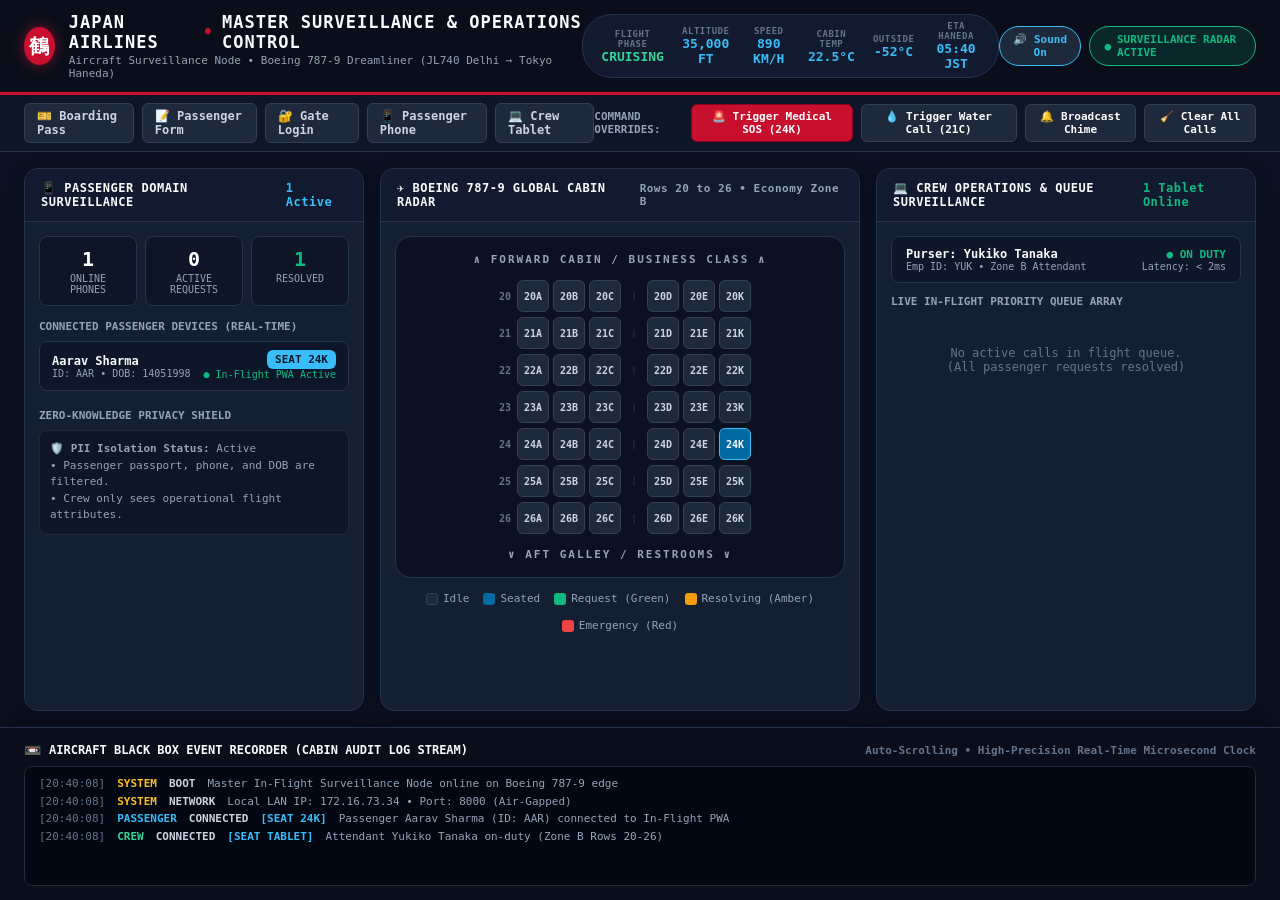
<file: FlyLingo/html/surveillance.html>
<!DOCTYPE html>
<html lang="en">
<head>
  <meta charset="UTF-8">
  <meta name="viewport" content="width=device-width, initial-scale=1.0">
  <title>JAL Flight JL740 — Master Surveillance & Operations Command</title>
  <style>
    :root {
      --jal-kurenai: #C8102E;
      --jal-kurenai-dark: #8A001E;
      --sumi-navy: #0B1120;
      --card-bg: #151F32;
      --card-border: #24344D;
      --text-main: #F8FAFC;
      --text-muted: #94A3B8;
      --matcha-green: #10B981;
      --yamabuki-amber: #F59E0B;
      --akane-red: #EF4444;
      --asagi-blue: #38BDF8;
    }

    * { box-sizing: border-box; margin: 0; padding: 0; font-family: -apple-system, BlinkMacSystemFont, "Segoe UI", Roboto, "Hiragino Kaku Gothic ProN", Meiryo, monospace; }

    body {
      background: var(--sumi-navy);
      color: var(--text-main);
      min-height: 100vh;
      display: flex;
      flex-direction: column;
      overflow-x: hidden;
    }

    /* Top Command Header */
    .master-header {
      background: #090E1A;
      border-bottom: 3px solid var(--jal-kurenai);
      padding: 12px 24px;
      display: flex;
      justify-content: space-between;
      align-items: center;
      box-shadow: 0 4px 20px rgba(0, 0, 0, 0.4);
    }
    .brand-group {
      display: flex;
      align-items: center;
      gap: 14px;
    }
    .crane-logo {
      width: 38px;
      height: 38px;
      background: var(--jal-kurenai);
      border-radius: 50%;
      display: flex;
      align-items: center;
      justify-content: center;
      font-size: 20px;
      font-weight: 900;
      color: white;
      box-shadow: 0 0 14px rgba(200, 16, 46, 0.6);
    }
    .title-box h1 {
      font-size: 17px;
      font-weight: 900;
      letter-spacing: 1px;
      display: flex;
      align-items: center;
      gap: 8px;
    }
    .title-box .sub {
      font-size: 11px;
      color: var(--text-muted);
      margin-top: 2px;
    }

    /* Telemetry HUD */
    .telemetry-hud {
      display: flex;
      align-items: center;
      gap: 18px;
      background: #111A2E;
      border: 1px solid var(--card-border);
      padding: 6px 18px;
      border-radius: 30px;
    }
    .hud-stat {
      text-align: center;
    }
    .hud-label {
      font-size: 9px;
      text-transform: uppercase;
      color: #64748B;
      font-weight: 800;
      letter-spacing: 0.5px;
    }
    .hud-val {
      font-size: 13px;
      font-weight: 900;
      color: var(--asagi-blue);
      font-family: monospace;
    }

    .surveillance-badge {
      display: flex;
      align-items: center;
      gap: 6px;
      background: rgba(16, 185, 129, 0.15);
      border: 1px solid var(--matcha-green);
      color: var(--matcha-green);
      padding: 6px 14px;
      border-radius: 20px;
      font-size: 11px;
      font-weight: 800;
      animation: pulseGlow 2s infinite;
    }
    @keyframes pulseGlow {
      0%, 100% { box-shadow: 0 0 0 rgba(16, 185, 129, 0); }
      50% { box-shadow: 0 0 10px rgba(16, 185, 129, 0.4); }
    }

    /* Global Action Controls */
    .quick-nav-bar {
      background: #0D1526;
      border-bottom: 1px solid var(--card-border);
      padding: 8px 24px;
      display: flex;
      justify-content: space-between;
      align-items: center;
      font-size: 12px;
    }
    .btn-nav-link {
      background: #1E293B;
      color: #CBD5E1;
      text-decoration: none;
      padding: 5px 12px;
      border-radius: 6px;
      font-weight: 700;
      transition: all 0.15s;
      border: 1px solid #334155;
    }
    .btn-nav-link:hover {
      background: #334155;
      color: white;
    }

    /* Main 3-Column Surveillance Grid */
    .master-grid {
      display: grid;
      grid-template-columns: 340px 1fr 380px;
      gap: 16px;
      padding: 16px 24px;
      flex: 1;
    }

    /* Cards */
    .surv-card {
      background: var(--card-bg);
      border: 1px solid var(--card-border);
      border-radius: 14px;
      display: flex;
      flex-direction: column;
      overflow: hidden;
      box-shadow: 0 6px 20px rgba(0, 0, 0, 0.25);
    }
    .card-header {
      background: #111A2E;
      border-bottom: 1px solid var(--card-border);
      padding: 12px 16px;
      display: flex;
      justify-content: space-between;
      align-items: center;
      font-size: 12px;
      font-weight: 800;
      letter-spacing: 0.5px;
    }
    .card-body {
      padding: 14px;
      flex: 1;
      overflow-y: auto;
    }

    /* Column 1: Passenger Domain Surveillance */
    .passenger-badge-row {
      display: flex;
      gap: 8px;
      margin-bottom: 14px;
    }
    .stat-pill {
      flex: 1;
      background: #0D1526;
      border: 1px solid var(--card-border);
      border-radius: 8px;
      padding: 10px;
      text-align: center;
    }
    .stat-num { font-size: 20px; font-weight: 900; color: white; }
    .stat-label { font-size: 10px; color: var(--text-muted); text-transform: uppercase; margin-top: 2px; }

    .passenger-active-list {
      display: flex;
      flex-direction: column;
      gap: 8px;
    }
    .passenger-item {
      background: #0E1729;
      border: 1px solid var(--card-border);
      border-radius: 8px;
      padding: 10px 12px;
      display: flex;
      justify-content: space-between;
      align-items: center;
      font-size: 12px;
    }
    .seat-chip {
      background: var(--asagi-blue);
      color: #0F172A;
      font-weight: 900;
      padding: 3px 8px;
      border-radius: 6px;
      font-size: 11px;
    }

    /* Column 2: Boeing 787 Master Cabin Schematic */
    .fuselage-container {
      background: #0B1120;
      border: 1.5px solid var(--card-border);
      border-radius: 16px;
      padding: 16px;
      position: relative;
      text-align: center;
    }
    .cabin-nose-tag {
      font-size: 11px;
      font-weight: 800;
      color: var(--text-muted);
      letter-spacing: 2px;
      margin-bottom: 14px;
    }
    .schematic-rows-wrap {
      display: flex;
      flex-direction: column;
      gap: 5px;
      max-height: 480px;
      overflow-y: auto;
      padding: 0 10px;
    }
    .fuselage-row {
      display: flex;
      align-items: center;
      justify-content: center;
      gap: 6px;
    }
    .row-no {
      font-size: 10px;
      font-weight: 800;
      color: #64748B;
      width: 22px;
      text-align: right;
    }
    .seat-cluster {
      display: flex;
      gap: 4px;
    }
    .radar-seat {
      width: 32px;
      height: 32px;
      background: #1E293B;
      border: 1px solid #334155;
      border-radius: 6px;
      display: flex;
      align-items: center;
      justify-content: center;
      font-size: 10px;
      font-weight: 800;
      color: #CBD5E1;
      cursor: pointer;
      transition: all 0.2s;
    }
    .radar-seat:hover {
      transform: scale(1.15);
      border-color: white;
      z-index: 10;
    }
    .radar-seat.active-online {
      background: #0369A1;
      border-color: #38BDF8;
      color: white;
    }
    .radar-seat.call-green {
      background: var(--matcha-green) !important;
      color: white;
      box-shadow: 0 0 12px rgba(16, 185, 129, 0.8);
      animation: callBounce 1.5s infinite;
    }
    .radar-seat.resolving-amber {
      background: var(--yamabuki-amber) !important;
      color: #0F172A;
      box-shadow: 0 0 12px rgba(245, 158, 11, 0.8);
    }
    .radar-seat.alert-red {
      background: var(--akane-red) !important;
      color: white;
      box-shadow: 0 0 18px rgba(239, 68, 68, 1);
      animation: emergencyPulse 0.8s infinite;
    }
    @keyframes emergencyPulse {
      0%, 100% { transform: scale(1); opacity: 1; }
      50% { transform: scale(1.18); opacity: 0.6; }
    }
    @keyframes callBounce {
      0%, 100% { transform: scale(1); }
      50% { transform: scale(1.08); }
    }
    .aisle-gap {
      width: 14px;
      color: #334155;
      font-size: 9px;
    }

    /* Radar Legend */
    .radar-legend {
      display: flex;
      justify-content: center;
      gap: 14px;
      margin-top: 14px;
      font-size: 11px;
      color: var(--text-muted);
      flex-wrap: wrap;
    }
    .legend-item { display: flex; align-items: center; gap: 5px; }
    .legend-box { width: 12px; height: 12px; border-radius: 3px; }

    /* Column 3: Crew & Queue Surveillance */
    .crew-status-banner {
      background: #0E1729;
      border: 1px solid var(--card-border);
      border-radius: 8px;
      padding: 10px 14px;
      margin-bottom: 12px;
      display: flex;
      justify-content: space-between;
      align-items: center;
      font-size: 12px;
    }
    .queue-stream {
      display: flex;
      flex-direction: column;
      gap: 8px;
      max-height: 440px;
      overflow-y: auto;
    }
    .stream-card {
      background: #0F182A;
      border-left: 4px solid var(--matcha-green);
      border-radius: 8px;
      padding: 10px 12px;
      font-size: 12px;
      position: relative;
    }
    .stream-card.HIGH {
      border-left-color: var(--akane-red);
      background: #2D0813;
    }
    .stream-card.RESOLVING {
      border-left-color: var(--yamabuki-amber);
    }
    .stream-top {
      display: flex;
      justify-content: space-between;
      align-items: center;
      margin-bottom: 4px;
      font-weight: 800;
    }
    .stream-ja {
      font-size: 13px;
      color: white;
      margin-bottom: 2px;
    }
    .stream-sub {
      font-size: 11px;
      color: var(--text-muted);
    }

    /* Bottom: Aircraft Black Box Event Recorder (Audit Log Stream) */
    .black-box-tray {
      background: #090E1A;
      border-top: 1px solid var(--card-border);
      padding: 14px 24px;
      box-shadow: 0 -4px 20px rgba(0, 0, 0, 0.3);
    }
    .tray-header {
      display: flex;
      justify-content: space-between;
      align-items: center;
      margin-bottom: 8px;
      font-size: 12px;
      font-weight: 800;
    }
    .audit-terminal {
      background: #030712;
      border: 1px solid #1E293B;
      border-radius: 8px;
      height: 120px;
      overflow-y: auto;
      padding: 8px 14px;
      font-family: "SFMono-Regular", Consolas, monospace;
      font-size: 11px;
      line-height: 1.6;
    }
    .audit-row {
      display: flex;
      gap: 12px;
    }
    .audit-time { color: #64748B; }
    .audit-tag { font-weight: 800; }
    .tag-PASSENGER { color: #38BDF8; }
    .tag-CREW { color: #34D399; }
    .tag-EMERGENCY { color: #F87171; font-weight: 900; }
    .tag-SYSTEM { color: #FBBF24; }

    /* Control Toolbar */
    .sim-toolbar {
      display: flex;
      gap: 8px;
      align-items: center;
    }
    .btn-sim {
      background: #1E293B;
      color: white;
      border: 1px solid #334155;
      padding: 5px 10px;
      border-radius: 6px;
      font-size: 11px;
      font-weight: 800;
      cursor: pointer;
      transition: all 0.15s;
    }
    .btn-sim:hover { background: #334155; }
    .btn-sim.red { background: var(--jal-kurenai); border-color: var(--jal-kurenai-dark); }
    .btn-sim.red:hover { background: #E11D48; }

    /* Responsive & Mobile Optimization */
    .btn-sim:active, .btn-nav-link:active {
      transform: scale(0.96);
    }
    @media (max-width: 1240px) {
      .master-grid {
        grid-template-columns: 1fr 380px;
      }
      .col-passenger-panel {
        grid-column: 1 / -1;
      }
      .telemetry-hud {
        gap: 10px;
        padding: 4px 12px;
      }
    }
    @media (max-width: 860px) {
      .master-header {
        flex-direction: column;
        align-items: flex-start;
        gap: 12px;
        padding: 12px 14px;
      }
      .telemetry-hud {
        width: 100%;
        display: grid;
        grid-template-columns: repeat(4, 1fr);
        border-radius: 12px;
        gap: 6px;
        padding: 8px 10px;
      }
      .quick-nav-bar {
        padding: 8px 14px;
        flex-direction: column;
        gap: 8px;
        align-items: stretch;
      }
      .quick-nav-bar > div {
        display: flex;
        flex-wrap: wrap;
        gap: 6px;
      }
      .master-grid {
        grid-template-columns: 1fr;
        padding: 10px;
        gap: 12px;
      }
      .col-passenger-panel {
        grid-column: 1;
      }
      .audit-log-box {
        height: 110px;
      }
    }
  </style>
</head>
<body>

  <!-- Top Command Header -->
  <header class="master-header">
    <div class="brand-group">
      <div class="crane-logo">鶴</div>
      <div class="title-box">
        <h1>
          <span>JAPAN AIRLINES</span>
          <span style="color: var(--jal-kurenai);">•</span>
          <span>MASTER SURVEILLANCE &amp; OPERATIONS CONTROL</span>
        </h1>
        <div class="sub">Aircraft Surveillance Node • Boeing 787-9 Dreamliner (JL740 Delhi &rarr; Tokyo Haneda)</div>
      </div>
    </div>

    <!-- Live Telemetry HUD -->
    <div class="telemetry-hud">
      <div class="hud-stat">
        <div class="hud-label">Flight Phase</div>
        <div class="hud-val" id="hudPhase" style="color: #34D399;">CRUISING</div>
      </div>
      <div class="hud-stat">
        <div class="hud-label">Altitude</div>
        <div class="hud-val" id="hudAlt">35,000 FT</div>
      </div>
      <div class="hud-stat">
        <div class="hud-label">Speed</div>
        <div class="hud-val">890 KM/H</div>
      </div>
      <div class="hud-stat">
        <div class="hud-label">Cabin Temp</div>
        <div class="hud-val">22.5°C</div>
      </div>
      <div class="hud-stat">
        <div class="hud-label">Outside</div>
        <div class="hud-val">-52°C</div>
      </div>
      <div class="hud-stat">
        <div class="hud-label">ETA Haneda</div>
        <div class="hud-val">05:40 JST</div>
      </div>
    </div>

    <!-- Active Surveillance Status Badge & Mute Toggle -->
    <div style="display:flex; align-items:center; gap:8px;">
      <button id="btnMuteToggle" class="btn-sim" onclick="toggleAudioMute()" style="background:#1E293B; border-color:#38BDF8; color:#38BDF8; padding:6px 12px; border-radius:20px;">
        🔊 Sound On
      </button>
      <div class="surveillance-badge">
        <span>●</span>
        <span>SURVEILLANCE RADAR ACTIVE</span>
      </div>
    </div>
  </header>

  <!-- Quick Nav Toolbar -->
  <div class="quick-nav-bar">
    <div style="display: flex; gap: 8px;">
      <a href="/ticket" class="btn-nav-link" target="_blank">🎫 Boarding Pass</a>
      <a href="/form" class="btn-nav-link" target="_blank">📝 Passenger Form</a>
      <a href="/login" class="btn-nav-link" target="_blank">🔐 Gate Login</a>
      <a href="/passenger" class="btn-nav-link" target="_blank">📱 Passenger Phone</a>
      <a href="/crew" class="btn-nav-link" target="_blank">💻 Crew Tablet</a>
    </div>

    <div class="sim-toolbar">
      <span style="font-size: 11px; color: var(--text-muted); font-weight: 700;">COMMAND OVERRIDES:</span>
      <button class="btn-sim red" onclick="simulateMedicalSOS()">🚨 Trigger Medical SOS (24K)</button>
      <button class="btn-sim" onclick="simulateWaterCall()">💧 Trigger Water Call (21C)</button>
      <button class="btn-sim" onclick="playAviationChime()">🔔 Broadcast Chime</button>
      <button class="btn-sim" onclick="clearAllCalls()">🧹 Clear All Calls</button>
    </div>
  </div>

  <!-- Main 3-Column Surveillance Grid -->
  <main class="master-grid">

    <!-- Column 1: Passenger Surveillance -->
    <div class="surv-card">
      <div class="card-header">
        <span>📱 PASSENGER DOMAIN SURVEILLANCE</span>
        <span id="passCountBadge" style="color: var(--asagi-blue);">1 Active</span>
      </div>
      <div class="card-body">
        <div class="passenger-badge-row">
          <div class="stat-pill">
            <div class="stat-num" id="statConnectedPass">1</div>
            <div class="stat-label">Online Phones</div>
          </div>
          <div class="stat-pill">
            <div class="stat-num" id="statActiveRequests">0</div>
            <div class="stat-label">Active Requests</div>
          </div>
          <div class="stat-pill">
            <div class="stat-num" id="statResolvedTotal" style="color: var(--matcha-green);">1</div>
            <div class="stat-label">Resolved</div>
          </div>
        </div>

        <div style="font-size: 11px; font-weight: 800; color: var(--text-muted); margin-bottom: 8px; text-transform: uppercase;">
          Connected Passenger Devices (Real-Time)
        </div>
        <div class="passenger-active-list" id="passengerListContainer">
          <div class="passenger-item">
            <div>
              <div style="font-weight: 800;">Aarav Sharma</div>
              <div style="font-size: 10px; color: var(--text-muted);">ID: AAR • DOB: 14051998</div>
            </div>
            <div style="text-align: right;">
              <span class="seat-chip">SEAT 24K</span>
              <div style="font-size: 10px; color: var(--matcha-green); margin-top: 3px;">● In-Flight PWA Active</div>
            </div>
          </div>
        </div>

        <div style="margin-top: 18px; font-size: 11px; font-weight: 800; color: var(--text-muted); margin-bottom: 8px; text-transform: uppercase;">
          Zero-Knowledge Privacy Shield
        </div>
        <div style="background: #0D1526; border: 1px solid #1E293B; border-radius: 8px; padding: 10px; font-size: 11px; color: #94A3B8; line-height: 1.5;">
          🛡️ <strong>PII Isolation Status:</strong> Active<br>
          • Passenger passport, phone, and DOB are filtered.<br>
          • Crew only sees operational flight attributes.
        </div>
      </div>
    </div>

    <!-- Column 2: Boeing 787 Master Cabin Schematic -->
    <div class="surv-card">
      <div class="card-header">
        <span>✈️ BOEING 787-9 GLOBAL CABIN RADAR</span>
        <span style="font-size: 11px; color: var(--text-muted);">Rows 20 to 26 • Economy Zone B</span>
      </div>
      <div class="card-body">
        <div class="fuselage-container">
          <div class="cabin-nose-tag">&and; FORWARD CABIN / BUSINESS CLASS &and;</div>
          <div class="schematic-rows-wrap" id="schematicWrap">
            <!-- Dynamically populated via JS -->
          </div>
          <div class="cabin-nose-tag" style="margin-top: 14px; margin-bottom: 0;">&or; AFT GALLEY / RESTROOMS &or;</div>
        </div>

        <div class="radar-legend">
          <div class="legend-item"><div class="legend-box" style="background: #1E293B; border: 1px solid #334155;"></div> Idle</div>
          <div class="legend-item"><div class="legend-box" style="background: #0369A1;"></div> Seated</div>
          <div class="legend-item"><div class="legend-box" style="background: var(--matcha-green);"></div> Request (Green)</div>
          <div class="legend-item"><div class="legend-box" style="background: var(--yamabuki-amber);"></div> Resolving (Amber)</div>
          <div class="legend-item"><div class="legend-box" style="background: var(--akane-red);"></div> Emergency (Red)</div>
        </div>
      </div>
    </div>

    <!-- Column 3: Cabin Crew & Priority Queue Surveillance -->
    <div class="surv-card">
      <div class="card-header">
        <span>💻 CREW OPERATIONS &amp; QUEUE SURVEILLANCE</span>
        <span id="crewTabletBadge" style="color: var(--matcha-green);">1 Tablet Online</span>
      </div>
      <div class="card-body">
        <div class="crew-status-banner">
          <div>
            <div style="font-weight: 800;">Purser: Yukiko Tanaka</div>
            <div style="font-size: 10px; color: var(--text-muted);">Emp ID: YUK • Zone B Attendant</div>
          </div>
          <div style="text-align: right;">
            <div style="font-size: 11px; font-weight: 800; color: var(--matcha-green);">● ON DUTY</div>
            <div style="font-size: 10px; color: var(--text-muted);">Latency: &lt; 2ms</div>
          </div>
        </div>

        <div style="font-size: 11px; font-weight: 800; color: var(--text-muted); margin-bottom: 8px; text-transform: uppercase;">
          Live In-Flight Priority Queue Array
        </div>
        <div class="queue-stream" id="queueStreamContainer">
          <div style="color: #64748B; text-align: center; padding: 30px 0; font-size: 12px;" id="emptyQueueMsg">
            No active calls in flight queue.<br>(All passenger requests resolved)
          </div>
        </div>
      </div>
    </div>

  </main>

  <!-- Bottom: Aircraft Black Box Event Recorder (Audit Log Stream) -->
  <footer class="black-box-tray">
    <div class="tray-header">
      <div style="display: flex; align-items: center; gap: 8px;">
        <span style="font-size: 14px;">📼</span>
        <span>AIRCRAFT BLACK BOX EVENT RECORDER (CABIN AUDIT LOG STREAM)</span>
      </div>
      <div style="font-size: 11px; color: #64748B;">Auto-Scrolling • High-Precision Real-Time Microsecond Clock</div>
    </div>
    <div class="audit-terminal" id="auditLogTerminal">
      <!-- Live rows appended here -->
    </div>
  </footer>

  <script>
    const wsProto = location.protocol === "https:" ? "wss:" : "ws:";
    let ws = null;
    let seatStates = {};
    let activeQueue = [];
    let isAudioMuted = false;

    function toggleAudioMute() {
      isAudioMuted = !isAudioMuted;
      const btn = document.getElementById("btnMuteToggle");
      if (btn) {
        btn.innerText = isAudioMuted ? "🔇 Muted" : "🔊 Sound On";
        btn.style.color = isAudioMuted ? "#94A3B8" : "#38BDF8";
        btn.style.borderColor = isAudioMuted ? "#475569" : "#38BDF8";
      }
    }

    // Synthesize Boeing 787 2-tone cabin chime (Offline Web Audio API)
    function playAviationChime() {
      if (isAudioMuted) return;
      try {
        const AudioCtx = window.AudioContext || window.webkitAudioContext;
        const ctx = new AudioCtx();
        const now = ctx.currentTime;
        const osc1 = ctx.createOscillator();
        const gain1 = ctx.createGain();
        osc1.frequency.setValueAtTime(587.33, now); // D5
        gain1.gain.setValueAtTime(0.3, now);
        gain1.gain.exponentialRampToValueAtTime(0.001, now + 1.2);
        osc1.connect(gain1);
        gain1.connect(ctx.destination);
        osc1.start(now);
        osc1.stop(now + 1.2);

        const osc2 = ctx.createOscillator();
        const gain2 = ctx.createGain();
        osc2.frequency.setValueAtTime(440.00, now + 0.35); // A4
        gain2.gain.setValueAtTime(0.3, now + 0.35);
        gain2.gain.exponentialRampToValueAtTime(0.001, now + 1.8);
        osc2.connect(gain2);
        gain2.connect(ctx.destination);
        osc2.start(now + 0.35);
        osc2.stop(now + 1.8);
      } catch(e) {}
    }

    // Build Fuselage Radar Map (Rows 20 to 26)
    function renderRadarMap() {
      const wrap = document.getElementById("schematicWrap");
      wrap.innerHTML = "";
      const rows = [20, 21, 22, 23, 24, 25, 26];

      rows.forEach(r => {
        const rowDiv = document.createElement("div");
        rowDiv.className = "fuselage-row";

        const lbl = document.createElement("div");
        lbl.className = "row-no";
        lbl.innerText = r;
        rowDiv.appendChild(lbl);

        // Left 3: A, B, C
        const leftGrp = document.createElement("div");
        leftGrp.className = "seat-cluster";
        ['A', 'B', 'C'].forEach(c => {
          leftGrp.appendChild(createRadarSeat(`${r}${c}`));
        });
        rowDiv.appendChild(leftGrp);

        // Aisle
        const aisle = document.createElement("div");
        aisle.className = "aisle-gap";
        aisle.innerText = "|";
        rowDiv.appendChild(aisle);

        // Right 3: D, E, K
        const rightGrp = document.createElement("div");
        rightGrp.className = "seat-cluster";
        ['D', 'E', 'K'].forEach(c => {
          rightGrp.appendChild(createRadarSeat(`${r}${c}`));
        });
        rowDiv.appendChild(rightGrp);

        wrap.appendChild(rowDiv);
      });

      // Default: Seat 24K is seated
      setRadarSeatState("24K", "active-online");
    }

    function createRadarSeat(seatId) {
      const el = document.createElement("div");
      el.className = "radar-seat";
      el.id = `radar-seat-${seatId}`;
      el.innerText = seatId;
      el.onclick = () => inspectSeat(seatId);
      return el;
    }

    function setRadarSeatState(seatId, stateClass) {
      const el = document.getElementById(`radar-seat-${seatId}`);
      if (el) {
        el.className = "radar-seat";
        if (stateClass) el.classList.add(stateClass);
      }
    }

    function inspectSeat(seatId) {
      appendAuditRow("SYSTEM", "SEAT_INSPECT", seatId, `Operator inspected Seat ${seatId}`);
    }

    // Connect Surveillance WebSocket
    function connectSurveillanceSocket() {
      ws = new WebSocket(`${wsProto}//${location.host}/ws/surveillance`);

      ws.onmessage = function(event) {
        const data = JSON.parse(event.data);
        console.log("Surveillance WebSocket Event:", data);

        if (data.type === "initial_snapshot") {
          activeQueue = data.priority_queue || [];
          renderQueueView();
          (data.audit_log || []).reverse().forEach(log => {
            appendAuditRow(log.source, log.type, log.seat, log.details, log.priority, log.timestamp);
          });
        } else if (data.type === "queue_update" || data.type === "new_alert") {
          activeQueue = data.priority_queue || activeQueue;
          if (data.new_alert) {
            const isEm = data.new_alert.priority === "HIGH" || data.new_alert.category === "MEDICAL";
            setRadarSeatState(data.new_alert.seat, isEm ? "alert-red" : "call-green");
            playAviationChime();
          }
          renderQueueView();
        } else if (data.type === "resolving_started") {
          setRadarSeatState(data.seat, "resolving-amber");
          renderQueueView();
        } else if (data.type === "passenger_mark_resolved") {
          activeQueue = data.priority_queue || activeQueue.filter(q => q.seat !== data.seat);
          setRadarSeatState(data.seat, "active-online");
          renderQueueView();
        } else if (data.type === "audit_event" && data.event) {
          const ev = data.event;
          appendAuditRow(ev.source, ev.type, ev.seat, ev.details, ev.priority, ev.timestamp);
        }
      };

      ws.onclose = function() {
        setTimeout(connectSurveillanceSocket, 2500);
      };
    }

    function renderQueueView() {
      const container = document.getElementById("queueStreamContainer");
      const emptyMsg = document.getElementById("emptyQueueMsg");
      const statReq = document.getElementById("statActiveRequests");

      statReq.innerText = activeQueue.length;

      if (activeQueue.length === 0) {
        container.innerHTML = "";
        container.appendChild(emptyMsg);
        emptyMsg.style.display = "block";
        return;
      }

      emptyMsg.style.display = "none";
      container.innerHTML = "";

      activeQueue.forEach((q, idx) => {
        const isEm = q.priority === "HIGH" || q.category === "MEDICAL";
        const card = document.createElement("div");
        card.className = `stream-card ${isEm ? 'HIGH' : (q.status || 'NORMAL')}`;

        card.innerHTML = `
          <div class="stream-top">
            <span>SEAT ${q.seat} • Position #${idx + 1}</span>
            <span style="color: ${isEm ? '#EF4444' : '#10B981'}; font-size: 10px;">
              ${isEm ? '🚨 EMERGENCY' : '● ROUTINE CALL'}
            </span>
          </div>
          <div class="stream-ja">${q.translated_ja || 'お伺いいたします。'}</div>
          <div class="stream-sub">
            <strong>Original:</strong> "${q.original_text || q.english_text || 'Call'}"
          </div>
        `;
        container.appendChild(card);
      });
    }

    function appendAuditRow(source, type, seat, details, priority, timeStr) {
      const terminal = document.getElementById("auditLogTerminal");
      const now = timeStr || new Date().toTimeString().split(' ')[0];
      const row = document.createElement("div");
      row.className = "audit-row";

      row.innerHTML = `
        <span class="audit-time">[${now}]</span>
        <span class="audit-tag tag-${source || 'SYSTEM'}">${source}</span>
        <span style="color: #CBD5E1; font-weight: 700;">${type}</span>
        ${seat ? `<span style="color: var(--asagi-blue); font-weight: 800;">[SEAT ${seat}]</span>` : ''}
        <span style="color: #94A3B8;">${details}</span>
      `;
      terminal.appendChild(row);
      terminal.scrollTop = terminal.scrollHeight;
    }

    // Command Overrides
    function simulateMedicalSOS() {
      if (ws && ws.readyState === WebSocket.OPEN) {
        ws.send(JSON.stringify({
          action: "simulate_sos",
          seat: "24K"
        }));
      }
      setRadarSeatState("24K", "alert-red");
      playAviationChime();
    }

    function simulateWaterCall() {
      if (ws && ws.readyState === WebSocket.OPEN) {
        ws.send(JSON.stringify({
          action: "simulate_water",
          seat: "21C"
        }));
      }
      setRadarSeatState("21C", "call-green");
      playAviationChime();
    }

    function clearAllCalls() {
      if (ws && ws.readyState === WebSocket.OPEN) {
        ws.send(JSON.stringify({ action: "clear_all" }));
      }
      activeQueue = [];
      renderQueueView();
      for (let r = 20; r <= 26; r++) {
        ['A','B','C','D','E','K'].forEach(c => setRadarSeatState(`${r}${c}`, null));
      }
      setRadarSeatState("24K", "active-online");
    }

    // Init
    renderRadarMap();
    connectSurveillanceSocket();

    // Initial audit log entries
    appendAuditRow("SYSTEM", "BOOT", null, "Master In-Flight Surveillance Node online on Boeing 787-9 edge");
    appendAuditRow("SYSTEM", "NETWORK", null, "Local LAN IP: 172.16.73.34 • Port: 8000 (Air-Gapped)");
    appendAuditRow("PASSENGER", "CONNECTED", "24K", "Passenger Aarav Sharma (ID: AAR) connected to In-Flight PWA");
    appendAuditRow("CREW", "CONNECTED", "TABLET", "Attendant Yukiko Tanaka on-duty (Zone B Rows 20-26)");
  </script>

</body>
</html>
</file>
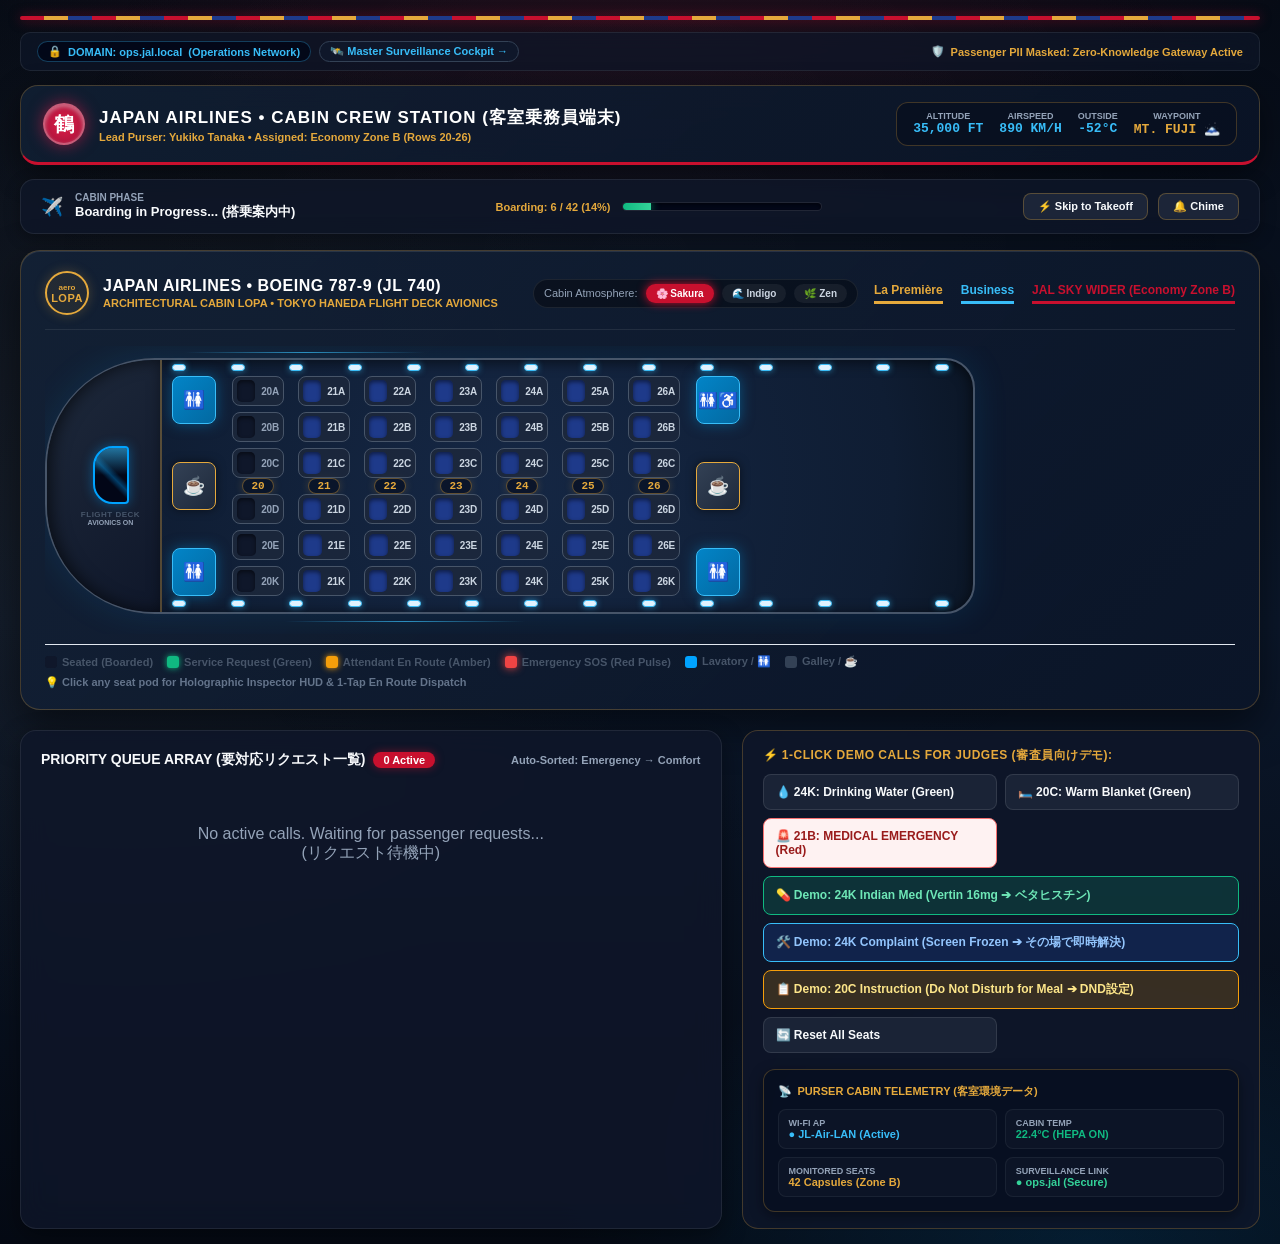
<file: FlyLingo/templates/crew.html>
<!DOCTYPE html>
<html lang="ja">
<head>
  <meta charset="UTF-8">
  <meta name="viewport" content="width=device-width, initial-scale=1.0">
  <title>JAL Purser Operations Tablet (客室乗務員端末) — JL740</title>
  <style>
    /* =====================================================================
       Nihon no Dentoshoku (日本の伝統色彩美) & Dynamic Aviation Avionics
       Japanese Airlines Luxury Cabin Station Theme
       ===================================================================== */
    :root {
      /* Traditional Japanese Harmonies */
      --ai-midnight: #050A14;         /* 濃藍 / 藍色 (Deep Midnight Indigo) */
      --aizome-deep: #0A1426;         /* 藍染 (Japanese Indigo Wash) */
      --konjou-slate: #112035;        /* 紺青 (Prussian Blue Slate) */
      --kuro-urushi: #0F172A;         /* 黒漆 (Black Lacquer) */
      --tsuru-kurenai: #C8102E;       /* JAL 鶴丸の深紅 (Crimson Crane) */
      --kurenai-glow: rgba(200, 16, 46, 0.45);
      --yamabuki-gold: #E5A93C;       /* 山吹色 (Imperial Yamabuki Gold) */
      --kinpaku-amber: #D97706;       /* 金箔 (Gold Foil Accent) */
      --moegi-green: #10B981;         /* 萌黄 (Matcha / Sensor Green) */
      --sakura-mist: #F43F5E;         /* 桜霞 (Sakura Twilight Accent) */
      --asagi-cyan: #00A3FF;          /* 浅葱 (Luminous Water Cyan) */
      --shinju-pearl: #F8FAFC;        /* 真珠色 (Pearl White Text) */
      --ginzumi-silver: #94A3B8;      /* 銀鼠 (Silver Mist Subtext) */
      --hairline-gold: rgba(229, 169, 60, 0.25);
      --hairline-border: rgba(255, 255, 255, 0.08);

      /* Legacy compatibility mappings */
      --jal-kurenai: var(--tsuru-kurenai);
      --sumi-navy: var(--kuro-urushi);
      --tablet-bg: var(--ai-midnight);
      --card-white: rgba(15, 23, 42, 0.82);
      --border-line: rgba(255, 255, 255, 0.08);
      --slate-dark: #FFFFFF;
      --text-muted: var(--ginzumi-silver);
      --matcha-green: var(--moegi-green);
      --yamabuki-amber: var(--yamabuki-gold);
      --akane-red: #EF4444;
    }

    * {
      box-sizing: border-box;
      margin: 0;
      padding: 0;
      font-family: -apple-system, BlinkMacSystemFont, "Segoe UI", "Hiragino Kaku Gothic ProN", "Yu Gothic", Meiryo, Roboto, sans-serif;
    }

    body {
      background-color: var(--ai-midnight);
      /* Japanese Seigaiha (青海波) Atmospheric Canvas Background */
      background-image: 
        radial-gradient(ellipse 90% 50% at 50% -10%, rgba(200, 16, 46, 0.16) 0%, transparent 60%),
        radial-gradient(ellipse 70% 40% at 85% 100%, rgba(0, 163, 255, 0.12) 0%, transparent 60%),
        radial-gradient(circle at 10% 40%, rgba(229, 169, 60, 0.06) 0%, transparent 40%),
        linear-gradient(180deg, #060B15 0%, #0B172A 50%, #050A14 100%);
      color: var(--shinju-pearl);
      padding: 16px 20px;
      min-height: 100vh;
      display: flex;
      flex-direction: column;
      position: relative;
      overflow-x: hidden;
    }

    /* Living Atmospheric Shimmer */
    .atmospheric-shimmer {
      position: fixed;
      top: 0; left: 0; right: 0; height: 100%;
      background: radial-gradient(circle at 50% 30%, rgba(255,255,255,0.025) 0%, transparent 70%);
      pointer-events: none;
      z-index: 0;
      animation: mistFlow 16s ease-in-out infinite alternate;
    }
    @keyframes mistFlow {
      from { transform: translateY(-10px) scale(1); }
      to { transform: translateY(15px) scale(1.05); }
    }

    /* Seigaiha (青海波) Motif Wave Accent Strip */
    .seigaiha-crest-strip {
      height: 4px;
      width: 100%;
      background: repeating-linear-gradient(
        90deg,
        var(--tsuru-kurenai) 0px,
        var(--tsuru-kurenai) 24px,
        var(--yamabuki-gold) 24px,
        var(--yamabuki-gold) 48px,
        #1E3A8A 48px,
        #1E3A8A 72px
      );
      border-radius: 2px;
      margin-bottom: 12px;
      box-shadow: 0 0 12px rgba(200, 16, 46, 0.5);
      position: relative;
      z-index: 5;
    }

    /* Top Domain Isolation Bar */
    .domain-wall-header {
      display: flex;
      justify-content: space-between;
      align-items: center;
      padding: 8px 16px;
      background: rgba(15, 23, 42, 0.65);
      border: 1px solid var(--hairline-border);
      backdrop-filter: blur(12px);
      border-radius: 10px;
      font-size: 11px;
      color: var(--ginzumi-silver);
      margin-bottom: 14px;
      position: relative;
      z-index: 5;
    }
    .domain-badge-secure {
      background: rgba(2, 6, 23, 0.8);
      color: #38BDF8;
      border: 1px solid rgba(56, 189, 248, 0.3);
      padding: 3px 10px;
      border-radius: 12px;
      font-weight: 700;
      display: inline-flex;
      align-items: center;
      gap: 6px;
    }
    .privacy-tag-right {
      display: flex;
      align-items: center;
      gap: 6px;
      color: var(--yamabuki-gold);
      font-weight: 700;
    }

    /* Tablet Operational Header with Japanese Luxury Aesthetics */
    .tablet-nav-bar {
      background: linear-gradient(135deg, rgba(17, 32, 53, 0.85) 0%, rgba(10, 20, 38, 0.95) 100%);
      color: white;
      border-radius: 18px;
      padding: 16px 22px;
      display: flex;
      justify-content: space-between;
      align-items: center;
      border: 1px solid var(--hairline-gold);
      border-bottom: 3.5px solid var(--tsuru-kurenai);
      margin-bottom: 14px;
      box-shadow: 0 10px 30px rgba(0, 0, 0, 0.45);
      backdrop-filter: blur(14px);
      position: relative;
      z-index: 5;
    }
    .brand-section {
      display: flex;
      align-items: center;
      gap: 14px;
    }
    .crane-emblem {
      width: 42px;
      height: 42px;
      background: radial-gradient(circle, #E11D48 0%, #9F1239 100%);
      border-radius: 50%;
      display: flex;
      align-items: center;
      justify-content: center;
      font-weight: 900;
      font-size: 20px;
      color: #FFFFFF;
      box-shadow: 0 0 16px rgba(225, 29, 72, 0.6), inset 0 2px 4px rgba(255,255,255,0.4);
      border: 2px solid rgba(255, 255, 255, 0.3);
      animation: tsuruBreathe 3s infinite ease-in-out;
    }
    @keyframes tsuruBreathe {
      0%, 100% { box-shadow: 0 0 14px rgba(225, 29, 72, 0.5); }
      50% { box-shadow: 0 0 24px rgba(225, 29, 72, 0.9), 0 0 35px rgba(245, 158, 11, 0.4); }
    }
    .brand-titles h1 {
      font-size: 17px;
      font-weight: 900;
      letter-spacing: 1px;
      color: #FFFFFF;
    }
    .brand-titles .purser-meta {
      font-size: 11px;
      color: var(--yamabuki-gold);
      font-weight: 700;
      margin-top: 2px;
      display: flex;
      align-items: center;
      gap: 6px;
    }

    /* Avionics Telemetry Strip */
    .telemetry-strip {
      display: flex;
      gap: 16px;
      font-size: 11px;
      background: rgba(8, 16, 32, 0.8);
      padding: 8px 16px;
      border-radius: 12px;
      border: 1px solid rgba(229, 169, 60, 0.25);
    }
    .tel-item {
      display: flex;
      flex-direction: column;
      align-items: center;
    }
    .tel-label {
      font-size: 9px;
      color: var(--ginzumi-silver);
      text-transform: uppercase;
      font-weight: 700;
    }
    .tel-val {
      font-weight: 900;
      color: #38BDF8;
      font-family: monospace;
      font-size: 13px;
    }

    /* In-Flight Phase & Boarding Progress Bar */
    .phase-bar {
      background: rgba(15, 23, 42, 0.75);
      border: 1px solid var(--hairline-border);
      backdrop-filter: blur(12px);
      border-radius: 14px;
      padding: 12px 20px;
      margin-bottom: 16px;
      display: flex;
      justify-content: space-between;
      align-items: center;
      box-shadow: 0 4px 16px rgba(0,0,0,0.3);
      position: relative;
      z-index: 5;
    }
    .phase-info-box {
      display: flex;
      align-items: center;
      gap: 12px;
    }
    .phase-badge-text {
      font-size: 13px;
      font-weight: 800;
      color: #F8FAFC;
    }
    .board-track-wrap {
      display: flex;
      align-items: center;
      gap: 12px;
    }
    .progress-bar-bg {
      width: 200px;
      height: 9px;
      background: rgba(2, 6, 23, 0.8);
      border: 1px solid rgba(255, 255, 255, 0.12);
      border-radius: 10px;
      overflow: hidden;
      box-shadow: inset 0 2px 4px rgba(0,0,0,0.5);
    }
    .progress-bar-fill {
      height: 100%;
      background: linear-gradient(90deg, #10B981 0%, #34D399 100%);
      width: 0%;
      box-shadow: 0 0 10px rgba(16, 185, 129, 0.8);
      transition: width 0.3s;
    }
    .board-counter-label {
      font-size: 11px;
      font-weight: 800;
      color: var(--yamabuki-gold);
    }
    .skip-btn-pill {
      background: rgba(30, 41, 59, 0.9);
      border: 1px solid rgba(229, 169, 60, 0.3);
      color: #F8FAFC;
      padding: 6px 14px;
      border-radius: 8px;
      font-size: 11px;
      font-weight: 700;
      cursor: pointer;
      transition: all 0.2s;
    }
    .skip-btn-pill:hover {
      background: var(--tsuru-kurenai);
      border-color: var(--tsuru-kurenai);
      box-shadow: 0 0 12px rgba(200, 16, 46, 0.5);
    }

    /* Dual-Pane Tablet Grid Layout */
    .tablet-main-grid {
      display: grid;
      grid-template-columns: 1.15fr 0.85fr;
      gap: 20px;
      flex: 1;
      position: relative;
      z-index: 5;
    }

    /* ========================================================
       aeroLOPA Authentic Aircraft Cabin Cutaway Architecture
       Japanese Dynamic Luxury Aesthetics
       ======================================================== */
    .aerolopa-container {
      background: linear-gradient(135deg, rgba(19, 34, 56, 0.85) 0%, rgba(11, 21, 40, 0.95) 100%);
      border: 1.5px solid var(--hairline-gold);
      border-radius: 20px;
      padding: 20px 24px;
      margin-bottom: 20px;
      box-shadow: 0 16px 40px rgba(0, 0, 0, 0.5), inset 0 1px 0 rgba(255, 255, 255, 0.1);
      position: relative;
      overflow: hidden;
      z-index: 5;
    }
    .aerolopa-header {
      display: flex;
      justify-content: space-between;
      align-items: center;
      border-bottom: 1px solid rgba(255, 255, 255, 0.08);
      padding-bottom: 14px;
      margin-bottom: 16px;
      flex-wrap: wrap;
      gap: 12px;
    }
    .aerolopa-brand-lockup {
      display: flex;
      align-items: center;
      gap: 14px;
    }
    .aerolopa-circle-emblem {
      width: 44px;
      height: 44px;
      border: 2px solid var(--yamabuki-gold);
      border-radius: 50%;
      display: flex;
      flex-direction: column;
      align-items: center;
      justify-content: center;
      color: var(--yamabuki-gold);
      font-weight: 900;
      background: rgba(229, 169, 60, 0.08);
      box-shadow: 0 0 12px rgba(229, 169, 60, 0.25);
    }
    .aerolopa-circle-emblem .aero-txt { font-size: 8px; font-weight: 700; }
    .aerolopa-circle-emblem .lopa-txt { font-size: 11px; font-weight: 900; letter-spacing: 0.5px; }

    .aerolopa-title-group h2 {
      font-size: 16px;
      font-weight: 900;
      color: #FFFFFF;
      letter-spacing: 0.5px;
      margin-bottom: 2px;
    }
    .aerolopa-title-group .meta {
      font-size: 11px;
      color: var(--yamabuki-gold);
      font-weight: 700;
    }

    /* Cabin Atmosphere Mood Lighting Switcher */
    .mood-light-switch {
      display: flex;
      align-items: center;
      gap: 8px;
      background: rgba(0,0,0,0.35);
      padding: 4px 10px;
      border-radius: 20px;
      border: 1px solid var(--hairline-border);
      font-size: 11px;
      color: var(--ginzumi-silver);
    }
    .mood-btn {
      padding: 4px 10px;
      border-radius: 12px;
      border: none;
      font-size: 10px;
      font-weight: 800;
      cursor: pointer;
      color: #CBD5E1;
      background: rgba(255,255,255,0.06);
      transition: all 0.2s;
    }
    .mood-btn:hover {
      background: rgba(255,255,255,0.15);
      color: white;
    }
    .mood-btn.active {
      background: var(--tsuru-kurenai);
      color: white;
      box-shadow: 0 0 10px var(--tsuru-kurenai);
    }

    /* aeroLOPA Class Tabs */
    .aerolopa-nav-tabs {
      display: flex;
      gap: 18px;
      font-size: 12px;
      font-weight: 800;
    }
    .lopa-tab {
      padding-bottom: 4px;
      color: var(--ginzumi-silver);
      cursor: pointer;
      position: relative;
      transition: color 0.2s;
    }
    .lopa-tab.tab-first {
      color: var(--yamabuki-gold);
      border-bottom: 3px solid var(--yamabuki-gold);
    }
    .lopa-tab.tab-biz {
      color: #38BDF8;
      border-bottom: 3px solid #38BDF8;
    }
    .lopa-tab.tab-econ {
      color: var(--tsuru-kurenai);
      border-bottom: 3px solid var(--tsuru-kurenai);
    }

    /* Scrollable Fuselage Stage */
    .aerolopa-fuselage-stage {
      width: 100%;
      overflow-x: auto;
      padding: 12px 0 20px 0;
      -webkit-overflow-scrolling: touch;
      position: relative;
    }

    /* Dynamic Airflow Slipstream Lines */
    .airflow-stream-top, .airflow-stream-bottom {
      position: absolute;
      height: 1px;
      background: linear-gradient(90deg, transparent 0%, rgba(56, 189, 248, 0.7) 50%, transparent 100%);
      width: 240px;
      animation: airflowSlip 2.5s infinite linear;
      pointer-events: none;
      z-index: 10;
    }
    .airflow-stream-top { top: 6px; left: 140px; }
    .airflow-stream-bottom { bottom: 12px; left: 240px; animation-delay: 1.25s; }
    @keyframes airflowSlip {
      0% { transform: translateX(-120px); opacity: 0; }
      50% { opacity: 0.9; }
      100% { transform: translateX(750px); opacity: 0; }
    }

    /* Horizontal aeroLOPA Aircraft Fuselage Cutaway */
    .aerolopa-fuselage {
      background: radial-gradient(circle at 50% 50%, #152744 0%, #0F1D33 80%, #0B1626 100%);
      border: 2.5px solid #475569;
      border-radius: 110px 30px 30px 110px;
      position: relative;
      padding: 16px 20px 16px 125px; /* space for cockpit */
      display: inline-flex;
      align-items: center;
      min-width: 930px;
      box-shadow: 0 0 35px rgba(0, 163, 255, 0.12), inset 0 2px 14px rgba(0,0,0,0.6);
      transition: background 0.5s ease-in-out;
    }

    /* Cockpit Nose (Points Left) */
    .lopa-nose-cone {
      position: absolute;
      left: 0;
      top: 0;
      bottom: 0;
      width: 115px;
      background: linear-gradient(135deg, #1E293B 0%, #0F172A 100%);
      border-right: 2px solid rgba(229, 169, 60, 0.3);
      border-radius: 106px 0 0 106px;
      display: flex;
      flex-direction: column;
      justify-content: center;
      align-items: center;
      padding-left: 14px;
      box-shadow: inset 4px 0 16px rgba(0,0,0,0.6);
    }
    .cockpit-glass-visor {
      width: 36px;
      height: 58px;
      background: #020617;
      border-radius: 20px 4px 4px 20px;
      border: 2px solid #00A3FF;
      position: relative;
      overflow: hidden;
      box-shadow: 0 0 12px rgba(0, 163, 255, 0.4);
    }
    .cockpit-glass-visor::after {
      content: "";
      position: absolute;
      top: 0; left: 0; right: 0; height: 50%;
      background: linear-gradient(180deg, rgba(56, 189, 248, 0.6) 0%, transparent 100%);
    }
    .cockpit-glass-visor::before {
      content: "";
      position: absolute;
      inset: 0;
      background: linear-gradient(45deg, transparent 40%, rgba(0, 163, 255, 0.35) 50%, transparent 60%);
      animation: cockpitRadarSweep 2.2s infinite linear;
    }
    @keyframes cockpitRadarSweep {
      from { transform: translateX(-100%); }
      to { transform: translateX(100%); }
    }

    /* Backlit Windows Strip along Top & Bottom Hull */
    .lopa-windows-top, .lopa-windows-bottom {
      position: absolute;
      left: 125px;
      right: 24px;
      height: 8px;
      display: flex;
      justify-content: space-between;
      pointer-events: none;
    }
    .lopa-windows-top { top: 4px; }
    .lopa-windows-bottom { bottom: 4px; }
    .lopa-win-capsule {
      width: 14px;
      height: 7px;
      background: #E0F2FE;
      border: 1px solid #38BDF8;
      border-radius: 4px;
      box-shadow: 0 0 6px rgba(56, 189, 248, 0.6);
    }

    /* Monument Blocks (Galleys & Lavatories) */
    .lopa-monument-col {
      display: flex;
      flex-direction: column;
      justify-content: space-between;
      height: 220px;
      margin-right: 16px;
    }
    .lopa-lavatory-box {
      width: 44px;
      height: 48px;
      background: linear-gradient(135deg, #0284C7 0%, #0369A1 100%);
      border-radius: 8px;
      display: flex;
      align-items: center;
      justify-content: center;
      color: white;
      font-size: 18px;
      font-weight: 800;
      box-shadow: 0 0 14px rgba(2, 132, 199, 0.5);
      border: 1.5px solid #38BDF8;
    }
    .lopa-galley-box {
      width: 44px;
      height: 48px;
      background: linear-gradient(135deg, #334155 0%, #1E293B 100%);
      border-radius: 8px;
      display: flex;
      align-items: center;
      justify-content: center;
      color: var(--yamabuki-gold);
      font-size: 18px;
      box-shadow: 0 0 10px rgba(0,0,0,0.5);
      border: 1.5px solid var(--yamabuki-gold);
    }

    /* Cabin Rows Grid (Rows 20 to 26) */
    .lopa-rows-grid {
      display: flex;
      gap: 14px;
      position: relative;
    }

    /* Seat Column (Row) */
    .lopa-seat-row-col {
      display: flex;
      flex-direction: column;
      justify-content: space-between;
      height: 220px;
      align-items: center;
    }
    .lopa-cluster-wrap {
      display: flex;
      flex-direction: column;
      gap: 6px;
    }
    .lopa-aisle-marker {
      height: 26px;
      display: flex;
      align-items: center;
      justify-content: center;
      font-size: 11px;
      font-weight: 900;
      color: var(--yamabuki-gold);
      font-family: monospace;
      background: rgba(11, 21, 40, 0.9);
      padding: 0 8px;
      border-radius: 12px;
      border: 1px solid rgba(229, 169, 60, 0.4);
      box-shadow: 0 0 8px rgba(229, 169, 60, 0.2);
    }

    /* Authentic aeroLOPA Angled / Contoured Airline Seat Pod */
    .lopa-seat-unit {
      width: 52px;
      height: 30px;
      background: rgba(30, 41, 59, 0.7);
      border: 1.5px solid #475569;
      border-radius: 8px;
      display: flex;
      align-items: center;
      padding: 2px 4px;
      cursor: pointer;
      position: relative;
      transition: all 0.2s cubic-bezier(0.34, 1.56, 0.64, 1);
    }
    .lopa-seat-unit:hover {
      transform: scale(1.14);
      z-index: 20;
      border-color: #38BDF8;
      box-shadow: 0 0 16px rgba(56, 189, 248, 0.6);
    }
    .lopa-seat-unit:active {
      transform: scale(0.95);
    }
    .lopa-seat-unit .lopa-cushion {
      width: 24px;
      height: 22px;
      background: #1E3A8A; /* Traditional Indigo Velvet Cushion */
      border-radius: 5px;
      margin-right: 6px;
      box-shadow: inset 0 2px 4px rgba(0,0,0,0.5);
      transition: background 0.2s;
    }
    .lopa-seat-unit .lopa-label {
      font-size: 10px;
      font-weight: 900;
      color: #CBD5E1;
      letter-spacing: -0.2px;
    }

    /* Seated / Boarded */
    .lopa-seat-unit.boarded .lopa-cushion {
      background: #0F172A;
    }
    .lopa-seat-unit.boarded .lopa-label {
      color: #94A3B8;
    }

    /* Active Service Request (Green) */
    .lopa-seat-unit.call-green {
      border-color: #10B981 !important;
      background: rgba(16, 185, 129, 0.22) !important;
      box-shadow: 0 0 18px rgba(16, 185, 129, 0.85) !important;
      animation: lopaGlowGreen 1.2s infinite ease-in-out !important;
    }
    .lopa-seat-unit.call-green .lopa-cushion {
      background: #10B981 !important;
    }
    @keyframes lopaGlowGreen {
      0%, 100% { transform: scale(1); box-shadow: 0 0 12px rgba(16, 185, 129, 0.7); }
      50% { transform: scale(1.12); box-shadow: 0 0 24px rgba(16, 185, 129, 1); }
    }

    /* In Progress / Attendant En Route (Amber) */
    .lopa-seat-unit.resolving-amber {
      border-color: var(--yamabuki-gold) !important;
      background: rgba(229, 169, 60, 0.22) !important;
      box-shadow: 0 0 18px rgba(229, 169, 60, 0.85) !important;
      animation: lopaGlowAmber 1.4s infinite ease-in-out !important;
    }
    .lopa-seat-unit.resolving-amber .lopa-cushion {
      background: var(--yamabuki-gold) !important;
    }
    @keyframes lopaGlowAmber {
      0%, 100% { transform: scale(1); }
      50% { transform: scale(1.08); }
    }

    /* Emergency High-Voltage Alert (Red) */
    .lopa-seat-unit.alert-red {
      border-color: var(--tsuru-kurenai) !important;
      background: rgba(200, 16, 46, 0.25) !important;
      box-shadow: 0 0 26px rgba(200, 16, 46, 1) !important;
      animation: lopaShockwaveRed 0.5s infinite alternate !important;
      z-index: 25;
    }
    .lopa-seat-unit.alert-red .lopa-cushion {
      background: var(--tsuru-kurenai) !important;
    }
    @keyframes lopaShockwaveRed {
      from { transform: scale(1); box-shadow: 0 0 12px rgba(200, 16, 46, 0.8); }
      to { transform: scale(1.18); box-shadow: 0 0 30px rgba(200, 16, 46, 1), 0 0 45px rgba(245, 158, 11, 0.6); }
    }

    /* Floating Holographic Seat Inspector HUD (Pop-up Card) */
    .seat-inspector-popup {
      position: fixed;
      bottom: 24px;
      right: 24px;
      width: 320px;
      background: rgba(11, 21, 40, 0.95);
      border: 1.5px solid var(--yamabuki-gold);
      border-radius: 14px;
      padding: 14px 16px;
      box-shadow: 0 12px 35px rgba(0, 0, 0, 0.7), 0 0 20px rgba(229, 169, 60, 0.35);
      backdrop-filter: blur(14px);
      z-index: 200;
      display: none;
      animation: slideUpPopup 0.2s cubic-bezier(0.16, 1, 0.3, 1);
    }
    @keyframes slideUpPopup {
      from { opacity: 0; transform: translateY(12px); }
      to { opacity: 1; transform: translateY(0); }
    }
    .inspector-header {
      display: flex;
      justify-content: space-between;
      align-items: center;
      margin-bottom: 8px;
    }
    .inspector-seat-badge {
      background: var(--yamabuki-gold);
      color: #0F172A;
      font-weight: 900;
      font-size: 13px;
      padding: 3px 8px;
      border-radius: 6px;
    }
    .inspector-close-btn {
      background: transparent;
      border: none;
      color: #94A3B8;
      font-size: 16px;
      cursor: pointer;
    }
    .inspector-detail-row {
      font-size: 11px;
      color: #CBD5E1;
      line-height: 1.5;
      margin-bottom: 10px;
    }
    .inspector-actions-row {
      display: flex;
      gap: 8px;
    }
    .btn-inspect-action {
      flex: 1;
      padding: 8px 12px;
      border-radius: 6px;
      border: none;
      font-size: 11px;
      font-weight: 800;
      cursor: pointer;
    }

    /* Right Pane: Priority Queue Array & Actions */
    .queue-pane {
      display: flex;
      flex-direction: column;
      gap: 16px;
    }

    /* Pinned Medical Emergency Alert Banner */
    .pinned-emergency-card {
      display: none;
      background: rgba(200, 16, 46, 0.18);
      border: 2px solid var(--tsuru-kurenai);
      border-radius: 14px;
      padding: 16px 20px;
      animation: bannerPulse 1s infinite alternate;
    }
    @keyframes bannerPulse {
      from { background: rgba(200, 16, 46, 0.15); box-shadow: 0 0 10px rgba(200, 16, 46, 0.4); }
      to { background: rgba(200, 16, 46, 0.28); box-shadow: 0 0 24px rgba(200, 16, 46, 0.8); }
    }
    .pinned-em-title {
      font-size: 14px;
      font-weight: 900;
      color: #FCA5A5;
      display: flex;
      align-items: center;
      gap: 8px;
      margin-bottom: 4px;
    }
    .pinned-em-msg {
      font-size: 12px;
      color: #FEE2E2;
      font-weight: 600;
      line-height: 1.4;
    }

    /* Priority Queue Array Card */
    .queue-container {
      background: rgba(15, 23, 42, 0.82);
      border-radius: 16px;
      border: 1px solid var(--hairline-border);
      padding: 20px;
      box-shadow: 0 8px 24px rgba(0, 0, 0, 0.4);
      backdrop-filter: blur(14px);
      flex: 1;
    }
    .queue-title-row {
      display: flex;
      justify-content: space-between;
      align-items: center;
      margin-bottom: 16px;
    }
    .queue-heading-jp {
      font-size: 14px;
      font-weight: 800;
      color: #F8FAFC;
      display: flex;
      align-items: center;
      gap: 8px;
    }
    .queue-badge-count {
      background: var(--tsuru-kurenai);
      color: white;
      font-size: 11px;
      padding: 2px 10px;
      border-radius: 12px;
      font-weight: 700;
      box-shadow: 0 0 8px rgba(200, 16, 46, 0.5);
    }

    /* Queue Array Cards */
    .queue-feed-list {
      display: flex;
      flex-direction: column;
      gap: 12px;
    }
    .q-request-item {
      background: rgba(30, 41, 59, 0.6);
      border: 1px solid rgba(255, 255, 255, 0.08);
      border-left: 6px solid #64748B;
      border-radius: 12px;
      padding: 16px 18px;
      transition: all 0.2s;
    }
    .q-request-item.NORMAL {
      border-left-color: var(--moegi-green);
      background: rgba(16, 185, 129, 0.08);
      border-color: rgba(16, 185, 129, 0.25);
    }
    .q-request-item.RESOLVING {
      border-left-color: var(--yamabuki-gold);
      background: rgba(229, 169, 60, 0.08);
      border-color: rgba(229, 169, 60, 0.25);
    }
    .q-request-item.HIGH, .q-request-item.EMERGENCY {
      border-left-color: var(--tsuru-kurenai);
      background: rgba(200, 16, 46, 0.15);
      border-width: 2px;
      border-left-width: 8px;
      box-shadow: 0 0 20px rgba(200, 16, 46, 0.35);
    }

    .q-item-top {
      display: flex;
      justify-content: space-between;
      align-items: center;
      margin-bottom: 8px;
    }
    .seat-badge-box {
      background: var(--yamabuki-gold);
      color: #0F172A;
      font-weight: 900;
      font-size: 13px;
      padding: 4px 10px;
      border-radius: 6px;
      letter-spacing: 0.5px;
    }
    .q-index-pill {
      font-size: 11px;
      font-weight: 800;
      color: var(--ginzumi-silver);
    }
    .priority-badge-pill {
      font-size: 11px;
      font-weight: 800;
      padding: 3px 8px;
      border-radius: 4px;
    }
    .priority-badge-pill.HIGH { background: rgba(239, 68, 68, 0.3); color: #FCA5A5; border: 1px solid #EF4444; }
    .priority-badge-pill.NORMAL { background: rgba(16, 185, 129, 0.2); color: #86EFAC; border: 1px solid #10B981; }
    .priority-badge-pill.RESOLVING { background: rgba(229, 169, 60, 0.2); color: #FDE68A; border: 1px solid var(--yamabuki-gold); }

    /* Japanese Keigo Phrase Styling */
    .keigo-phrase-jp {
      font-size: 18px;
      font-weight: 800;
      color: #FFFFFF;
      margin: 8px 0 4px 0;
      line-height: 1.4;
    }
    .romaji-reading-sub {
      font-size: 12px;
      color: var(--yamabuki-gold);
      font-style: italic;
      margin-bottom: 8px;
    }
    .passenger-sanitized-speech {
      background: rgba(0,0,0,0.3);
      padding: 6px 12px;
      border-radius: 6px;
      font-size: 12px;
      color: #E2E8F0;
      margin-bottom: 12px;
      border: 1px solid rgba(255,255,255,0.06);
    }

    .q-btn-group {
      display: flex;
      gap: 8px;
      flex-wrap: wrap;
    }
    .btn-tablet-action {
      border: none;
      padding: 8px 14px;
      border-radius: 8px;
      font-size: 12px;
      font-weight: 700;
      cursor: pointer;
      display: flex;
      align-items: center;
      gap: 6px;
      transition: all 0.2s;
    }
    .btn-resolving { background: var(--yamabuki-gold); color: #0F172A; }
    .btn-resolving:hover { background: #D97706; box-shadow: 0 0 10px rgba(229, 169, 60, 0.5); }
    .btn-delivered { background: #10B981; color: white; }
    .btn-delivered:hover { background: #059669; box-shadow: 0 0 10px rgba(16, 185, 129, 0.5); }
    .btn-tts { background: rgba(51, 65, 85, 0.8); color: #F8FAFC; border: 1px solid rgba(255,255,255,0.1); }
    .btn-tts:hover { background: rgba(71, 85, 105, 0.9); }

    /* Fast Demonstrator Panel for Judges */
    .fast-demo-panel {
      background: rgba(15, 23, 42, 0.82);
      border-radius: 16px;
      border: 1px solid var(--hairline-gold);
      padding: 16px 20px;
      backdrop-filter: blur(14px);
    }
    .demo-heading {
      font-size: 12px;
      font-weight: 800;
      color: var(--yamabuki-gold);
      text-transform: uppercase;
      letter-spacing: 0.5px;
      margin-bottom: 10px;
    }
    .demo-grid-btns {
      display: grid;
      grid-template-columns: 1fr 1fr;
      gap: 8px;
    }
    .demo-tap-box {
      background: rgba(30, 41, 59, 0.8);
      border: 1px solid rgba(255, 255, 255, 0.1);
      padding: 10px 12px;
      border-radius: 8px;
      font-size: 12px;
      font-weight: 700;
      color: #F8FAFC;
      cursor: pointer;
      text-align: left;
      transition: all 0.2s;
    }
    .demo-tap-box:hover {
      border-color: var(--yamabuki-gold);
      background: rgba(51, 65, 85, 0.9);
      box-shadow: 0 0 12px rgba(229, 169, 60, 0.3);
    }

    /* =====================================================================
       Cinematic 3D Flight Takeoff Modal & PFD Glass Cockpit HUD
       ===================================================================== */
    .takeoff-overlay-modal {
      display: none;
      position: fixed;
      inset: 0;
      background: radial-gradient(ellipse at 50% 60%, #0D1E36 0%, #050B15 70%, #02050A 100%);
      z-index: 500;
      flex-direction: column;
      align-items: center;
      justify-content: space-between;
      padding: 24px 20px;
      overflow: hidden;
      backdrop-filter: blur(20px);
    }

    /* Skip button in corner */
    .takeoff-dismiss-btn {
      position: absolute;
      top: 18px;
      right: 20px;
      background: rgba(255, 255, 255, 0.1);
      border: 1px solid rgba(255, 255, 255, 0.2);
      color: #CBD5E1;
      padding: 6px 14px;
      border-radius: 20px;
      font-size: 11px;
      font-weight: 700;
      cursor: pointer;
      z-index: 50;
      transition: all 0.2s;
    }
    .takeoff-dismiss-btn:hover {
      background: rgba(200, 16, 46, 0.8);
      color: white;
      border-color: #C8102E;
    }

    /* Dynamic Sky Stars Background */
    .stars-layer {
      position: absolute;
      inset: 0;
      background-image: 
        radial-gradient(2px 2px at 20px 30px, #eee, rgba(0,0,0,0)),
        radial-gradient(2px 2px at 40px 70px, #fff, rgba(0,0,0,0)),
        radial-gradient(1px 1px at 90px 40px, #fff, rgba(0,0,0,0)),
        radial-gradient(2px 2px at 160px 120px, #ddd, rgba(0,0,0,0)),
        radial-gradient(2px 2px at 240px 60px, #fff, rgba(0,0,0,0)),
        radial-gradient(1.5px 1.5px at 320px 180px, #fff, rgba(0,0,0,0));
      background-repeat: repeat;
      background-size: 350px 350px;
      opacity: 0.5;
      animation: starsDrift 6s linear infinite;
      pointer-events: none;
    }
    @keyframes starsDrift {
      from { transform: translateY(0); }
      to { transform: translateY(350px); }
    }

    /* Rushing Clouds Effect */
    .clouds-passing {
      position: absolute;
      inset: -100px;
      background: radial-gradient(circle at 50% 50%, rgba(255,255,255,0.08) 0%, transparent 65%);
      animation: cloudRush 2s linear infinite;
      pointer-events: none;
    }
    @keyframes cloudRush {
      0% { transform: translateY(-50%) scale(0.8); opacity: 0; }
      50% { opacity: 0.8; }
      100% { transform: translateY(50%) scale(1.4); opacity: 0; }
    }

    /* Header & Boarding Done Pill */
    .takeoff-header-box {
      text-align: center;
      position: relative;
      z-index: 10;
      animation: fadeInDown 0.6s ease-out;
    }
    @keyframes fadeInDown {
      from { opacity: 0; transform: translateY(-20px); }
      to { opacity: 1; transform: translateY(0); }
    }
    .boarding-done-pill {
      display: inline-flex;
      align-items: center;
      gap: 8px;
      background: rgba(16, 185, 129, 0.2);
      border: 1.5px solid #10B981;
      color: #34D399;
      padding: 6px 20px;
      border-radius: 20px;
      font-size: 13px;
      font-weight: 900;
      letter-spacing: 1px;
      box-shadow: 0 0 18px rgba(16, 185, 129, 0.6);
      margin-bottom: 12px;
      animation: pulseGreenPill 1.5s infinite;
    }
    @keyframes pulseGreenPill {
      0%, 100% { transform: scale(1); box-shadow: 0 0 14px rgba(16, 185, 129, 0.5); }
      50% { transform: scale(1.04); box-shadow: 0 0 24px rgba(16, 185, 129, 0.9); }
    }
    .takeoff-title-main {
      font-size: 26px;
      font-weight: 900;
      letter-spacing: 2px;
      color: #FFFFFF;
      text-shadow: 0 0 20px rgba(56, 189, 248, 0.6);
    }
    .takeoff-sub-meta {
      font-size: 12px;
      color: #94A3B8;
      margin-top: 4px;
      font-weight: 600;
    }

    /* Center Stage: Aircraft Climb & Runway Visual */
    .flight-stage-center {
      position: relative;
      width: 100%;
      max-width: 580px;
      height: 300px;
      display: flex;
      align-items: center;
      justify-content: center;
      z-index: 10;
    }

    /* 3D Perspective Runway */
    .runway-perspective-box {
      position: absolute;
      bottom: -30px;
      width: 220px;
      height: 270px;
      transform: perspective(300px) rotateX(75deg);
      background: linear-gradient(180deg, #111827 0%, #030712 100%);
      border-left: 4px dashed rgba(245, 158, 11, 0.85);
      border-right: 4px dashed rgba(245, 158, 11, 0.85);
      overflow: hidden;
      box-shadow: 0 0 30px rgba(245, 158, 11, 0.35);
      animation: runwayRecede 4.5s cubic-bezier(0.25, 1, 0.5, 1) forwards;
    }
    .runway-center-stripes {
      position: absolute;
      top: 0; left: 50%;
      transform: translateX(-50%);
      width: 8px;
      height: 1000%;
      background: repeating-linear-gradient(180deg, #FFFFFF, #FFFFFF 30px, transparent 30px, transparent 60px);
      animation: runwayCenterScroll 0.28s linear infinite;
    }
    @keyframes runwayCenterScroll {
      from { transform: translateX(-50%) translateY(0); }
      to { transform: translateX(-50%) translateY(-60px); }
    }
    @keyframes runwayRecede {
      0% { transform: perspective(300px) rotateX(75deg) translateY(0); opacity: 1; }
      50% { transform: perspective(300px) rotateX(75deg) translateY(60px); opacity: 0.85; }
      80% { transform: perspective(300px) rotateX(75deg) translateY(180px); opacity: 0.1; }
      100% { transform: perspective(300px) rotateX(75deg) translateY(240px); opacity: 0; }
    }

    /* High-Tech Vector Aircraft Silhouette (Boeing 787 Dreamliner) */
    .dreamliner-jet-craft {
      position: relative;
      width: 220px;
      height: 200px;
      display: flex;
      align-items: center;
      justify-content: center;
      animation: jetClimbFlight 4.5s cubic-bezier(0.25, 1, 0.35, 1) forwards;
      filter: drop-shadow(0 0 25px rgba(56, 189, 248, 0.8));
      z-index: 20;
    }
    @keyframes jetClimbFlight {
      0% {
        transform: translateY(60px) scale(0.85) rotate(0deg);
      }
      25% {
        transform: translateY(35px) scale(0.95) rotate(-6deg);
      }
      60% {
        transform: translateY(-30px) scale(1.15) rotate(-16deg);
      }
      85% {
        transform: translateY(-80px) scale(1.3) rotate(-8deg);
      }
      100% {
        transform: translateY(-50px) scale(1.2) rotate(0deg);
      }
    }

    /* Jet Exhaust Plasma Plumes */
    .jet-exhaust-left, .jet-exhaust-right {
      position: absolute;
      bottom: 24px;
      width: 8px;
      height: 60px;
      background: linear-gradient(180deg, #38BDF8 0%, rgba(14, 165, 233, 0.8) 40%, transparent 100%);
      border-radius: 4px;
      filter: blur(1.5px);
      animation: enginePlume 0.15s infinite alternate;
    }
    .jet-exhaust-left { left: 74px; }
    .jet-exhaust-right { right: 74px; }
    @keyframes enginePlume {
      from { height: 50px; opacity: 0.85; transform: scaleX(0.9); }
      to { height: 80px; opacity: 1; transform: scaleX(1.15); }
    }

    /* Wing Anti-Collision Strobes */
    .wing-strobe-port {
      position: absolute;
      top: 96px; left: 8px;
      width: 7px; height: 7px;
      background: #EF4444;
      border-radius: 50%;
      box-shadow: 0 0 14px #EF4444;
      animation: portStrobe 0.8s infinite;
    }
    .wing-strobe-stbd {
      position: absolute;
      top: 96px; right: 8px;
      width: 7px; height: 7px;
      background: #10B981;
      border-radius: 50%;
      box-shadow: 0 0 14px #10B981;
      animation: stbdStrobe 0.8s infinite;
    }
    @keyframes portStrobe {
      0%, 90% { opacity: 0.3; }
      95%, 100% { opacity: 1; transform: scale(1.6); }
    }
    @keyframes stbdStrobe {
      0%, 90% { opacity: 0.3; }
      95%, 100% { opacity: 1; transform: scale(1.6); }
    }

    /* Modern Glass Cockpit PFD Avionics HUD */
    .avionics-pfd-hud {
      width: 100%;
      max-width: 580px;
      background: rgba(15, 23, 42, 0.88);
      border: 1.5px solid rgba(56, 189, 248, 0.4);
      border-radius: 18px;
      padding: 14px 22px;
      box-shadow: 0 8px 30px rgba(0, 0, 0, 0.6), 0 0 25px rgba(56, 189, 248, 0.2);
      backdrop-filter: blur(14px);
      display: flex;
      justify-content: space-between;
      align-items: center;
      position: relative;
      z-index: 10;
    }
    .hud-block {
      display: flex;
      flex-direction: column;
      align-items: center;
    }
    .hud-label {
      font-size: 9px;
      color: #94A3B8;
      font-weight: 800;
      text-transform: uppercase;
      letter-spacing: 0.5px;
    }
    .hud-digit-green {
      font-size: 24px;
      font-weight: 900;
      color: #34D399;
      font-family: monospace;
      text-shadow: 0 0 10px rgba(52, 211, 153, 0.6);
    }
    .hud-digit-cyan {
      font-size: 24px;
      font-weight: 900;
      color: #38BDF8;
      font-family: monospace;
      text-shadow: 0 0 12px rgba(56, 189, 248, 0.7);
    }
    .hud-digit-gold {
      font-size: 24px;
      font-weight: 900;
      color: #F59E0B;
      font-family: monospace;
      text-shadow: 0 0 10px rgba(245, 158, 11, 0.6);
    }

    /* Phase Progress Ticker */
    .flight-phase-ticker {
      font-size: 12px;
      font-weight: 800;
      color: #E2E8F0;
      text-align: center;
      margin-top: 8px;
      letter-spacing: 0.5px;
    }
      to { transform: translateX(-28px); }
    }

    /* Mobile & Split-Screen Tablet Responsiveness */
    .action-btn-wide:active, .skip-btn-pill:active {
      transform: scale(0.97);
    }
    @media (max-width: 960px) {
      .tablet-main-grid {
        grid-template-columns: 1fr;
        gap: 16px;
      }
      .telemetry-strip {
        gap: 10px;
        padding: 4px 10px;
      }
      .domain-wall-header {
        flex-direction: column;
        align-items: flex-start;
        gap: 6px;
      }
    }
    @media (max-width: 600px) {
      body {
        padding: 8px 6px;
      }
      .tablet-nav-bar {
        flex-direction: column;
        align-items: flex-start;
        gap: 10px;
        padding: 12px 14px;
        border-radius: 12px;
      }
      .telemetry-strip {
        width: 100%;
        display: grid;
        grid-template-columns: repeat(4, 1fr);
        border-radius: 8px;
        text-align: center;
      }
      .phase-bar {
        flex-direction: column;
        align-items: flex-start;
        gap: 10px;
        padding: 10px 14px;
      }
      .board-track-wrap {
        width: 100%;
      }
      .progress-bar-bg {
        flex: 1;
      }
      .card-actions-grid {
        grid-template-columns: 1fr;
      }
    }
  
    /* Crew Tablet Indian Medicine Dossier Display */
    .crew-med-dossier-box {
      background: rgba(16, 185, 129, 0.12);
      border: 1.5px solid #10B981;
      border-radius: 10px;
      padding: 12px 14px;
      margin: 10px 0;
    }
    .crew-med-header {
      display: flex;
      justify-content: space-between;
      align-items: center;
      margin-bottom: 8px;
    }
    .crew-med-pill {
      font-size: 11px;
      font-weight: 800;
      color: #6EE7B7;
      background: rgba(16, 185, 129, 0.25);
      padding: 2px 8px;
      border-radius: 4px;
      letter-spacing: 0.5px;
    }
    .crew-med-origin {
      font-size: 10px;
      color: #A7F3D0;
      font-weight: 700;
    }
    .crew-med-grid {
      display: grid;
      grid-template-columns: 1fr 1fr;
      gap: 8px;
      margin-bottom: 8px;
    }
    .crew-med-col {
      background: rgba(0, 0, 0, 0.35);
      padding: 8px 10px;
      border-radius: 6px;
      border: 1px solid rgba(255, 255, 255, 0.05);
    }
    .crew-label {
      font-size: 10px;
      color: #94A3B8;
      font-weight: 700;
      text-transform: uppercase;
    }
    .crew-val {
      font-size: 14px;
      font-weight: 800;
      margin-top: 2px;
    }
    .crew-val.brand-val { color: #FFFFFF; }
    .crew-val.inn-val { color: #6EE7B7; }
    .crew-val.jp-val { color: #FDE047; }
    .crew-sub {
      font-size: 10px;
      color: #CBD5E1;
      margin-top: 2px;
    }
    .crew-med-purpose {
      font-size: 11px;
      color: #E2E8F0;
      margin-bottom: 6px;
      line-height: 1.4;
    }
    .crew-med-advisory {
      font-size: 11px;
      color: #FCA5A5;
      background: rgba(239, 68, 68, 0.15);
      padding: 6px 10px;
      border-radius: 6px;
      border-left: 3px solid #EF4444;
      line-height: 1.4;
    }

  
    /* Crew Tablet Instant Complaint & Instruction Resolution Toolkit */
    .btn-res-action {
      background: rgba(30, 41, 59, 0.9);
      border: 1px solid rgba(255, 255, 255, 0.18);
      color: #F8FAFC;
      padding: 5px 10px;
      border-radius: 6px;
      font-size: 11px;
      font-weight: 700;
      cursor: pointer;
      display: inline-flex;
      align-items: center;
      gap: 5px;
      transition: all 0.2s;
    }
    .btn-res-action:hover {
      background: #2563EB;
      border-color: #38BDF8;
      color: #FFFFFF;
      transform: translateY(-1px);
      box-shadow: 0 0 10px rgba(56, 189, 248, 0.4);
    }
    .priority-badge-pill.COMPLAINT {
      background: rgba(239, 68, 68, 0.25);
      color: #FCA5A5;
      border: 1px solid #EF4444;
    }
    .priority-badge-pill.INSTRUCTION {
      background: rgba(245, 158, 11, 0.25);
      color: #FDE68A;
      border: 1px solid #F59E0B;
    }

  </style>
</head>
<body>
  <div class="atmospheric-shimmer"></div>
  <div class="seigaiha-crest-strip"></div>

  <!-- Top Domain & Privacy Wall Banner -->
  <div class="domain-wall-header">
    <div style="display:flex; align-items:center; gap:8px;">
      <div class="domain-badge-secure">
        <span>🔒</span> <span>DOMAIN: ops.jal.local</span> <span>(Operations Network)</span>
      </div>
      <a href="/surveillance" target="_blank" style="background:#0F172A; color:#38BDF8; padding:3px 10px; border-radius:12px; font-weight:700; text-decoration:none; display:inline-flex; align-items:center; gap:5px; font-size:11px; border:1px solid #334155;">
        🛰️ Master Surveillance Cockpit &rarr;
      </a>
    </div>
    <div class="privacy-tag-right">
      <span>🛡️</span> <span>Passenger PII Masked: Zero-Knowledge Gateway Active</span>
    </div>
  </div>

  <!-- Tablet Operations Bar -->
  <div class="tablet-nav-bar">
    <div class="brand-section">
      <div class="crane-emblem">鶴</div>
      <div class="brand-titles">
        <h1>JAPAN AIRLINES • CABIN CREW STATION (客室乗務員端末)</h1>
        <div class="purser-meta">Lead Purser: Yukiko Tanaka • Assigned: Economy Zone B (Rows 20-26)</div>
      </div>
    </div>

    <!-- Telemetry Strip -->
    <div class="telemetry-strip">
      <div class="tel-item">
        <span class="tel-label">Altitude</span>
        <span class="tel-val">35,000 FT</span>
      </div>
      <div class="tel-item">
        <span class="tel-label">Airspeed</span>
        <span class="tel-val">890 KM/H</span>
      </div>
      <div class="tel-item">
        <span class="tel-label">Outside</span>
        <span class="tel-val">-52°C</span>
      </div>
      <div class="tel-item">
        <span class="tel-label">Waypoint</span>
        <span class="tel-val" style="color: var(--yamabuki-gold);">MT. FUJI 🗻</span>
      </div>
    </div>
  </div>

  <!-- Flight Status & Boarding Progress Bar -->
  <div class="phase-bar">
    <div class="phase-info-box">
      <span style="font-size: 18px;">✈️</span>
      <div>
        <div style="font-size: 10px; color: var(--text-muted); font-weight: 700; text-transform: uppercase;">CABIN PHASE</div>
        <div class="phase-badge-text" id="tabletPhaseStatus">Boarding in Progress... (搭乗案内中)</div>
      </div>
    </div>

    <div class="board-track-wrap">
      <div class="board-counter-label" id="boardProgressLabel">Boarded: 0 / 42 (0%)</div>
      <div class="progress-bar-bg">
        <div class="progress-bar-fill" id="tabletBoardFill"></div>
      </div>
    </div>

    <div>
      <button class="skip-btn-pill" onclick="skipToTakeoffNow()">⚡ Skip to Takeoff</button>
      <button class="skip-btn-pill" onclick="playChime()" style="margin-left: 6px;">🔔 Chime</button>
    </div>
  </div>

    <!-- ========================================================
       aeroLOPA High-Fidelity Cabin Cutaway Schematic (Full-Width)
       ======================================================== -->
  <div class="aerolopa-container">
    <div class="aerolopa-header">
      <div class="aerolopa-brand-lockup">
        <div class="aerolopa-circle-emblem">
          <span class="aero-txt">aero</span>
          <span class="lopa-txt">LOPA</span>
        </div>
        <div class="aerolopa-title-group">
          <h2>JAPAN AIRLINES • BOEING 787-9 (JL 740)</h2>
          <div class="meta">ARCHITECTURAL CABIN LOPA • TOKYO HANEDA FLIGHT DECK AVIONICS</div>
        </div>
      </div>

      <!-- Living Cabin Atmosphere Mood Lighting Switcher -->
      <div style="display:flex; align-items:center; gap:16px; flex-wrap:wrap;">
        <div class="mood-light-switch">
          <span>Cabin Atmosphere:</span>
          <button class="mood-btn active" id="moodBtnSakura" onclick="setMoodAtmosphere('sakura')">🌸 Sakura</button>
          <button class="mood-btn" id="moodBtnIndigo" onclick="setMoodAtmosphere('indigo')">🌊 Indigo</button>
          <button class="mood-btn" id="moodBtnZen" onclick="setMoodAtmosphere('zen')">🌿 Zen</button>
        </div>

        <div class="aerolopa-nav-tabs">
          <span class="lopa-tab tab-first">La Première</span>
          <span class="lopa-tab tab-biz">Business</span>
          <span class="lopa-tab tab-econ">JAL SKY WIDER (Economy Zone B)</span>
        </div>
      </div>
    </div>

    <!-- Scrollable Horizontal Fuselage Stage -->
    <div class="aerolopa-fuselage-stage">
      <div class="airflow-stream-top"></div>
      <div class="airflow-stream-bottom"></div>
      <div class="aerolopa-fuselage" id="lopaFuselageHull">
        <!-- Top Windows Along Fuselage Hull -->
        <div class="lopa-windows-top">
          <div class="lopa-win-capsule"></div>
          <div class="lopa-win-capsule"></div>
          <div class="lopa-win-capsule"></div>
          <div class="lopa-win-capsule"></div>
          <div class="lopa-win-capsule"></div>
          <div class="lopa-win-capsule"></div>
          <div class="lopa-win-capsule"></div>
          <div class="lopa-win-capsule"></div>
          <div class="lopa-win-capsule"></div>
          <div class="lopa-win-capsule"></div>
          <div class="lopa-win-capsule"></div>
          <div class="lopa-win-capsule"></div>
          <div class="lopa-win-capsule"></div>
          <div class="lopa-win-capsule"></div>
        </div>
        <!-- Bottom Windows Along Fuselage Hull -->
        <div class="lopa-windows-bottom">
          <div class="lopa-win-capsule"></div>
          <div class="lopa-win-capsule"></div>
          <div class="lopa-win-capsule"></div>
          <div class="lopa-win-capsule"></div>
          <div class="lopa-win-capsule"></div>
          <div class="lopa-win-capsule"></div>
          <div class="lopa-win-capsule"></div>
          <div class="lopa-win-capsule"></div>
          <div class="lopa-win-capsule"></div>
          <div class="lopa-win-capsule"></div>
          <div class="lopa-win-capsule"></div>
          <div class="lopa-win-capsule"></div>
          <div class="lopa-win-capsule"></div>
          <div class="lopa-win-capsule"></div>
        </div>

        <!-- Cockpit Nose Cone (Left Facing) -->
        <div class="lopa-nose-cone">
          <div class="cockpit-glass-visor"></div>
          <div style="font-size: 8px; font-weight: 900; color: #475569; margin-top: 6px; letter-spacing: 0.5px;">FLIGHT DECK</div>
          <div style="font-size: 7px; color: #94A3B8; font-weight: 700;">AVIONICS ON</div>
        </div>

        <!-- Forward Monuments Column (Cyan Lavatories & Charcoal Galley) -->
        <div class="lopa-monument-col">
          <div class="lopa-lavatory-box" title="Forward Port Lavatory (L1)">🚻</div>
          <div class="lopa-galley-box" title="Forward Service Galley">☕</div>
          <div class="lopa-lavatory-box" title="Forward Starboard Lavatory (R1)">🚻</div>
        </div>

        <!-- Cabin Rows Grid (Rows 20 to 26 dynamically injected by JS) -->
        <div class="lopa-rows-grid" id="lopaRowsGrid">
          <!-- Dynamically populated by buildSchematic() -->
        </div>

        <!-- Mid Monuments Column (Accessible Lavatory with Wheelchair & Galley) -->
        <div class="lopa-monument-col" style="margin-left: 16px; margin-right: 0;">
          <div class="lopa-lavatory-box" title="Mid-Cabin Accessible Lavatory (L2)" style="font-size: 16px;">🚻♿</div>
          <div class="lopa-galley-box" title="Mid-Cabin Service Galley">☕</div>
          <div class="lopa-lavatory-box" title="Mid-Cabin Lavatory (R2)">🚻</div>
        </div>
      </div>
    </div>

    <!-- Schematics Legend & Live Status Indicators -->
    <div style="display: flex; justify-content: space-between; align-items: center; margin-top: 10px; padding-top: 10px; border-top: 1px solid #E2E8F0; flex-wrap: wrap; gap: 8px;">
      <div style="display: flex; gap: 14px; font-size: 11px; font-weight: 700; color: #475569; flex-wrap: wrap;">
        <span style="display:flex; align-items:center; gap:5px;"><span style="width:12px; height:12px; border-radius:3px; background:#0F172A; display:inline-block;"></span> Seated (Boarded)</span>
        <span style="display:flex; align-items:center; gap:5px;"><span style="width:12px; height:12px; border-radius:3px; background:#10B981; display:inline-block; box-shadow:0 0 6px #10B981;"></span> Service Request (Green)</span>
        <span style="display:flex; align-items:center; gap:5px;"><span style="width:12px; height:12px; border-radius:3px; background:#F59E0B; display:inline-block; box-shadow:0 0 6px #F59E0B;"></span> Attendant En Route (Amber)</span>
        <span style="display:flex; align-items:center; gap:5px;"><span style="width:12px; height:12px; border-radius:3px; background:#EF4444; display:inline-block; box-shadow:0 0 8px #EF4444;"></span> Emergency SOS (Red Pulse)</span>
        <span style="display:flex; align-items:center; gap:5px;"><span style="width:12px; height:12px; border-radius:3px; background:#00A3FF; display:inline-block;"></span> Lavatory / 🚻</span>
        <span style="display:flex; align-items:center; gap:5px;"><span style="width:12px; height:12px; border-radius:3px; background:#334155; display:inline-block;"></span> Galley / ☕</span>
      </div>
      <div style="font-size: 11px; color: #64748B; font-weight: 700;">
        💡 Click any seat pod for Holographic Inspector HUD & 1-Tap En Route Dispatch
      </div>
    </div>
  </div>

  <!-- Floating Holographic Seat Inspector HUD (Pop-up Card) -->
  <div class="seat-inspector-popup" id="seatInspectorPopup">
    <div class="inspector-header">
      <div style="display:flex; align-items:center; gap:6px;">
        <span class="inspector-seat-badge" id="inspSeatId">24K</span>
        <span style="font-size:11px; color:#38BDF8; font-weight:800;" id="inspSeatClass">WINDOW SEAT • ZONE B</span>
      </div>
      <button class="inspector-close-btn" onclick="closeSeatInspector()">✕</button>
    </div>
    <div class="inspector-detail-row" id="inspDetailRow">
      Passenger Status: Seated (Device Connected)
    </div>
    <div class="inspector-actions-row">
      <button class="btn-inspect-action" id="inspBtnAction" style="background:#10B981; color:white;" onclick="triggerInspectorAction()">
        ⚡ Respond / En Route
      </button>
      <button class="btn-inspect-action" style="background:#334155; color:#F8FAFC;" onclick="focusQueueCard(currentInspectedSeat)">
        📋 Focus In Queue
      </button>
    </div>
  </div>

  <!-- Main Tablet Landscape Grid: Priority Queue (Left) & Purser Control (Right) -->
  <div class="tablet-main-grid">

    <!-- Left Pane: Priority Queue Array -->
    <div class="queue-pane">

      <!-- Pinned Medical Emergency Alert Banner -->
      <div class="pinned-emergency-card" id="emBannerCard">
        <div class="pinned-em-title">
          <span>🚨</span> <span>TOP PRIORITY MEDICAL CALL (最優先・緊急医療対応)</span>
        </div>
        <div class="pinned-em-msg" id="emBannerText">
          Seat 24K reports acute distress! Shifted to Position #1 of Queue Array. Oxygen & First-Aid Standby.
        </div>
      </div>

      <!-- Priority Queue Container -->
      <div class="queue-container">
        <div class="queue-title-row">
          <div class="queue-heading-jp">
            <span>PRIORITY QUEUE ARRAY (要対応リクエスト一覧)</span>
            <span class="queue-badge-count" id="queueBadgeCount">0 Active</span>
          </div>
          <div style="font-size: 11px; color: var(--text-muted); font-weight: 600;">Auto-Sorted: Emergency &rarr; Comfort</div>
        </div>

        <div class="queue-feed-list" id="queueFeedList">
          <div style="color: #94A3B8; text-align: center; padding: 40px 0;" id="emptyListNotice">
            No active calls. Waiting for passenger requests...<br>(リクエスト待機中)
          </div>
        </div>
      </div>

    </div>

    <!-- Right Pane: Fast Demonstrator & Purser Operations -->
    <div class="fast-demo-panel">
      <div class="demo-heading">⚡ 1-CLICK DEMO CALLS FOR JUDGES (審査員向けデモ):</div>
      <div class="demo-grid-btns">
        <button class="demo-tap-box" onclick="simulateCall('24K', 'お水を一杯いただけますでしょうか？', 'Omizu o ippai itadakemasu ka?', 'Drinking water please', 'NORMAL', 'COMFORT')">
          💧 24K: Drinking Water (Green)
        </button>
        <button class="demo-tap-box" onclick="simulateCall('20C', '寒気を感じますので毛布をいただけますか？', 'Samuke o kanjimasu node mōfu o...', 'Warm blanket please', 'NORMAL', 'COMFORT')">
          🛏️ 20C: Warm Blanket (Green)
        </button>
        <button class="demo-tap-box" onclick="simulateCall('21B', '激しい頭痛と胸の苦しみを訴えています！酸素確認要！', 'Hageshii zutsū to mune no kurushimi...', 'Severe chest pain & nausea!', 'HIGH', 'MEDICAL')" style="border-color: #F87171; background: #FEF2F2; color: #991B1B;">
          🚨 21B: MEDICAL EMERGENCY (Red)
        </button>
        <button class="demo-tap-box" onclick="simulateMedicineDecoderCall('24K', 'vertin')" style="border-color: #10B981; background: rgba(16, 185, 129, 0.18); color: #6EE7B7; grid-column: 1 / -1;">
          💊 Demo: 24K Indian Med (Vertin 16mg ➔ ベタヒスチン)
        </button>
        <button class="demo-tap-box" onclick="simulateComplaintCall('24K', 'screen_frozen')" style="border-color: #38BDF8; background: rgba(37, 99, 235, 0.18); color: #93C5FD; grid-column: 1 / -1;">
          🛠️ Demo: 24K Complaint (Screen Frozen ➔ その場で即時解決)
        </button>
        <button class="demo-tap-box" onclick="simulateInstructionCall('20C', 'dnd_meal')" style="border-color: #F59E0B; background: rgba(245, 158, 11, 0.18); color: #FDE68A; grid-column: 1 / -1;">
          📋 Demo: 20C Instruction (Do Not Disturb for Meal ➔ DND設定)
        </button>
        <button class="demo-tap-box" onclick="resetAllDemoSeats()">
          🔄 Reset All Seats
        </button>
      </div>

      <!-- Purser Station Quick Diagnostics Strip -->
      <div style="margin-top: 16px; padding: 14px; background: rgba(8, 16, 32, 0.85); border: 1px solid var(--hairline-gold); border-radius: 12px; box-shadow: 0 4px 14px rgba(0,0,0,0.4);">
        <div style="font-size: 11px; font-weight: 800; color: var(--yamabuki-gold); margin-bottom: 10px; display:flex; align-items:center; gap:6px;">
          <span>📡</span> <span>PURSER CABIN TELEMETRY (客室環境データ)</span>
        </div>
        <div style="display: grid; grid-template-columns: 1fr 1fr; gap: 8px; font-size: 11px;">
          <div style="background: rgba(15, 23, 42, 0.7); padding: 8px 10px; border-radius: 8px; border: 1px solid rgba(255,255,255,0.06);">
            <div style="color: var(--ginzumi-silver); font-size: 9px; font-weight: 700;">WI-FI AP</div>
            <div style="font-weight: 800; color: #38BDF8;">● JL-Air-LAN (Active)</div>
          </div>
          <div style="background: rgba(15, 23, 42, 0.7); padding: 8px 10px; border-radius: 8px; border: 1px solid rgba(255,255,255,0.06);">
            <div style="color: var(--ginzumi-silver); font-size: 9px; font-weight: 700;">CABIN TEMP</div>
            <div style="font-weight: 800; color: #10B981;">22.4°C (HEPA ON)</div>
          </div>
          <div style="background: rgba(15, 23, 42, 0.7); padding: 8px 10px; border-radius: 8px; border: 1px solid rgba(255,255,255,0.06);">
            <div style="color: var(--ginzumi-silver); font-size: 9px; font-weight: 700;">MONITORED SEATS</div>
            <div style="font-weight: 800; color: var(--yamabuki-gold);">42 Capsules (Zone B)</div>
          </div>
          <div style="background: rgba(15, 23, 42, 0.7); padding: 8px 10px; border-radius: 8px; border: 1px solid rgba(255,255,255,0.06);">
            <div style="color: var(--ginzumi-silver); font-size: 9px; font-weight: 700;">SURVEILLANCE LINK</div>
            <div style="font-weight: 800; color: #34D399;">● ops.jal (Secure)</div>
          </div>
        </div>
      </div>

    </div>
  </div><!-- Cinematic Flight Takeoff & Climb Screen -->
  <div class="takeoff-overlay-modal" id="takeoffModalOverlay">
    <button class="takeoff-dismiss-btn" onclick="closeTakeoffAnimation()">✕ Skip Animation</button>
    <div class="stars-layer"></div>
    <div class="clouds-passing"></div>

    <!-- Header Box with Boarding Done Badge -->
    <div class="takeoff-header-box">
      <div class="boarding-done-pill">
        <span>✓</span> <span>BOARDING DONE (搭乗完了) • ALL 42 SEATED</span>
      </div>
      <div class="takeoff-title-main">FLIGHT JL 740 TAKING OFF</div>
      <div class="takeoff-sub-meta">Boeing 787-9 Dreamliner • Delhi (DEL) &rarr; Tokyo Haneda (HND)</div>
    </div>

    <!-- Center Stage: Perspective 3D Runway & Boeing 787 Vector Jet -->
    <div class="flight-stage-center">
      <!-- Perspective 3D Runway -->
      <div class="runway-perspective-box">
        <div class="runway-center-stripes"></div>
      </div>

      <!-- Scalable High-Fidelity SVG Dreamliner Aircraft Silhouette -->
      <div class="dreamliner-jet-craft">
        <div class="jet-exhaust-left"></div>
        <div class="jet-exhaust-right"></div>
        <div class="wing-strobe-port"></div>
        <div class="wing-strobe-stbd"></div>

        <!-- Authentic Boeing 787 Aerodynamic Vector Geometry -->
        <svg width="200" height="190" viewBox="0 0 200 190" fill="none" xmlns="http://www.w3.org/2000/svg">
          <!-- Main Wing Swept Silhouette -->
          <path d="M100 50 L195 110 C185 114 170 115 155 113 L110 88 L108 150 L140 172 L132 176 L100 165 L68 176 L60 172 L92 150 L90 88 L45 113 C30 115 15 114 5 110 L100 50 Z" fill="#E2E8F0" stroke="#94A3B8" stroke-width="1.5"/>
          <!-- Jet Engine Pods Under Wings -->
          <ellipse cx="78" cy="85" rx="6" ry="16" fill="#1E293B" stroke="#00A3FF" stroke-width="1.5"/>
          <ellipse cx="122" cy="85" rx="6" ry="16" fill="#1E293B" stroke="#00A3FF" stroke-width="1.5"/>
          <!-- Main Fuselage Body -->
          <path d="M93 18 C93 8 107 8 107 18 L108 165 C108 170 92 170 92 165 Z" fill="#FFFFFF" stroke="#CBD5E1" stroke-width="1.5"/>
          <!-- Cockpit Glass Windshield Visor -->
          <path d="M96 22 C96 16 104 16 104 22 L105 28 L95 28 Z" fill="#0F172A" stroke="#38BDF8" stroke-width="1"/>
          <!-- Red JAL Tsurumaru Crest on Vertical Stabilizer -->
          <circle cx="100" cy="158" r="4.5" fill="#C8102E"/>
          <circle cx="100" cy="158" r="3.2" fill="#FFFFFF"/>
          <circle cx="100" cy="158" r="2" fill="#C8102E"/>
        </svg>
      </div>
    </div>

    <!-- Glass Cockpit HUD & Telemetry Data -->
    <div style="width: 100%; display: flex; flex-direction: column; align-items: center;">
      <div class="avionics-pfd-hud">
        <div class="hud-block">
          <span class="hud-label">AIRSPEED (IAS)</span>
          <span class="hud-digit-cyan" id="pfdSpeed">80 KTS</span>
        </div>
        <div class="hud-block">
          <span class="hud-label">PITCH / STATUS</span>
          <span class="hud-digit-green" id="pfdPitch">ROTATE (VR)</span>
        </div>
        <div class="hud-block">
          <span class="hud-label">ALTITUDE</span>
          <span class="hud-digit-gold" id="pfdAltitude">0 FT</span>
        </div>
        <div class="hud-block">
          <span class="hud-label">THRUST N1</span>
          <span class="hud-digit-cyan" id="pfdThrust">TOGA 98.4%</span>
        </div>
      </div>
      <div class="flight-phase-ticker" id="takeoffPhaseTicker">
        🛫 RUNWAY 28 TAKEOFF ROLL • V1 ROTATE (滑走開始)
      </div>
    </div>
  </div><script>
    const wsProto = location.protocol === "https:" ? "wss:" : "ws:";
    let ws = null;
    let priorityQueue = []; // Explicit Priority Queue Array
    const allSeats = [];
    const rows = [20, 21, 22, 23, 24, 25, 26];

    // Build Fuselage Schematic Rows (Rows 20-26, Columns A,B,C | D,E,K in aeroLOPA format)
    function buildSchematic() {
      const grid = document.getElementById("lopaRowsGrid");
      if (!grid) return;
      grid.innerHTML = "";
      allSeats.length = 0;

      rows.forEach(r => {
        const colDiv = document.createElement("div");
        colDiv.className = "lopa-seat-row-col";

        // Top 3: A, B, C
        const topWrap = document.createElement("div");
        topWrap.className = "lopa-cluster-wrap";
        ['A', 'B', 'C'].forEach(c => {
          const sId = `${r}${c}`;
          allSeats.push(sId);
          topWrap.appendChild(createLopaSeatUnit(sId));
        });
        colDiv.appendChild(topWrap);

        // Center Aisle with Row Number
        const marker = document.createElement("div");
        marker.className = "lopa-aisle-marker";
        marker.innerText = r;
        colDiv.appendChild(marker);

        // Bottom 3: D, E, K
        const btmWrap = document.createElement("div");
        btmWrap.className = "lopa-cluster-wrap";
        ['D', 'E', 'K'].forEach(c => {
          const sId = `${r}${c}`;
          allSeats.push(sId);
          btmWrap.appendChild(createLopaSeatUnit(sId));
        });
        colDiv.appendChild(btmWrap);

        grid.appendChild(colDiv);
      });
    }

    function createLopaSeatUnit(sId) {
      const el = document.createElement("div");
      el.className = "lopa-seat-unit tablet-seat";
      el.id = `tab-seat-${sId}`;
      el.title = `Seat ${sId} • Click for Holographic Inspector`;

      const cushion = document.createElement("div");
      cushion.className = "lopa-cushion";

      const label = document.createElement("span");
      label.className = "lopa-label";
      label.innerText = sId;

      el.appendChild(cushion);
      el.appendChild(label);

      el.onclick = () => {
        playAvionicsBlip();
        openSeatInspector(sId);
        focusQueueCard(sId);
      };
      return el;
    }

    function createTabletSeat(sId) {
      return createLopaSeatUnit(sId);
    }

    function openSeatInspector(sId) {
      currentInspectedSeat = sId;
      const popup = document.getElementById("seatInspectorPopup");
      if (!popup) return;
      
      const badge = document.getElementById("inspSeatId");
      const classTag = document.getElementById("inspSeatClass");
      const detail = document.getElementById("inspDetailRow");
      const btnAction = document.getElementById("inspBtnAction");

      const col = sId.slice(-1);
      const isWindow = (col === 'A' || col === 'K');
      const isAisle = (col === 'C' || col === 'D');
      const seatType = isWindow ? "WINDOW SEAT" : (isAisle ? "AISLE SEAT" : "MIDDLE SEAT");

      badge.innerText = sId;
      classTag.innerText = `${seatType} • ZONE B`;

      // Find if seat has an active request in priorityQueue
      const activeReq = priorityQueue.find(q => q.seat === sId);
      if (activeReq) {
        const isEm = activeReq.priority === "HIGH" || activeReq.category === "MEDICAL";
        if (isEm) {
          detail.innerHTML = `<span style="color:#EF4444; font-weight:800;">🚨 EMERGENCY SOS ACTIVE</span><br>Distress: "${activeReq.original_text || activeReq.english_text}"<br><em style="color:#FCA5A5;">Priority 0 • Purser / First-Aid Dispatched</em>`;
          btnAction.style.background = "#EF4444";
          btnAction.innerText = "🚨 Urgent Respond (En Route)";
        } else if (activeReq.status === "RESOLVING") {
          detail.innerHTML = `<span style="color:#F59E0B; font-weight:800;">🟡 IN PROGRESS / EN ROUTE</span><br>Attending Call: "${activeReq.original_text || activeReq.english_text}"`;
          btnAction.style.background = "#F59E0B";
          btnAction.innerText = "✓ Mark Delivered";
        } else {
          detail.innerHTML = `<span style="color:#10B981; font-weight:800;">🟢 ACTIVE SERVICE CALL</span><br>Request: "${activeReq.original_text || activeReq.english_text}"`;
          btnAction.style.background = "#10B981";
          btnAction.innerText = "⚡ Respond / En Route";
        }
      } else {
        const isBoarded = document.getElementById(`tab-seat-${sId}`)?.classList.contains("boarded");
        detail.innerHTML = `Status: <strong>${isBoarded ? '● Passenger Seated (Cruising)' : '○ Available / Idle'}</strong><br>Wi-Fi Signal: <span style="color:#38BDF8;">● JL-Air-LAN (100% Signal)</span><br>Seatbelt Sensor: <span style="color:#10B981;">Fastened ✓</span>`;
        btnAction.style.background = "#2563EB";
        btnAction.innerText = "✓ Normal (No Active Calls)";
        btnAction.style.background = "#334155";
      }

      popup.style.display = "block";
    }

    function closeSeatInspector() {
      const popup = document.getElementById("seatInspectorPopup");
      if (popup) popup.style.display = "none";
    }

    function triggerInspectorAction() {
      if (!currentInspectedSeat) return;
      const activeReq = priorityQueue.find(q => q.seat === currentInspectedSeat);
      if (activeReq) {
        if (activeReq.status === "RESOLVING") {
          markDeliveredTablet(currentInspectedSeat, activeReq.request_id);
        } else {
          startResolvingTablet(currentInspectedSeat, activeReq.request_id);
        }
      } else {
        // No auto-complaint raised
        closeSeatInspector();
      }
      closeSeatInspector();
    }

    function playAvionicsBlip() {
      try {
        const AudioCtx = window.AudioContext || window.webkitAudioContext;
        const ctx = new AudioCtx();
        const osc = ctx.createOscillator();
        const gain = ctx.createGain();
        osc.connect(gain);
        gain.connect(ctx.destination);
        osc.type = "sine";
        osc.frequency.setValueAtTime(880, ctx.currentTime);
        osc.frequency.exponentialRampToValueAtTime(1320, ctx.currentTime + 0.08);
        gain.gain.setValueAtTime(0.12, ctx.currentTime);
        gain.gain.exponentialRampToValueAtTime(0.001, ctx.currentTime + 0.08);
        osc.start();
        osc.stop(ctx.currentTime + 0.08);
      } catch(e) {}
    }

    // Boarding Simulation (12 seconds)
    let boardedTotal = 0;
    let boardTimer = null;
    let altTimer = null;
    let takeoffTimeout = null;

    function runBoardingSequence() {
      const total = allSeats.length; // 42 seats
      const delay = (12 * 1000) / total; // ~280ms per passenger

      boardTimer = setInterval(() => {
        if (boardedTotal < total) {
          const sId = allSeats[boardedTotal];
          const el = document.getElementById(`tab-seat-${sId}`);
          if (el) el.classList.add("boarded");
          boardedTotal++;

          const pct = Math.round((boardedTotal / total) * 100);
          document.getElementById("tabletBoardFill").style.width = `${pct}%`;
          document.getElementById("boardProgressLabel").innerText = `Boarding: ${boardedTotal} / ${total} (${pct}%)`;
        } else {
          clearInterval(boardTimer);
          markBoardingComplete();
          launchTakeoffSequence();
        }
      }, delay);
    }

    function markBoardingComplete() {
      document.getElementById("tabletBoardFill").style.width = "100%";
      document.getElementById("boardProgressLabel").innerHTML = "<strong style='color:#10B981;'>✓ BOARDING DONE (42/42)</strong>";
      const status = document.getElementById("tabletPhaseStatus");
      if (status) {
        status.innerText = "Boarding Done • Cabin Doors Armed (搭乗完了)";
        status.style.color = "#10B981";
      }
    }

    function skipToTakeoffNow() {
      if (boardTimer) clearInterval(boardTimer);
      allSeats.forEach(s => {
        const el = document.getElementById(`tab-seat-${s}`);
        if (el) el.classList.add("boarded");
      });
      markBoardingComplete();
      launchTakeoffSequence();
    }

    function launchTakeoffSequence() {
      playTakeoffChime();
      const modal = document.getElementById("takeoffModalOverlay");
      if (!modal) return;
      modal.style.display = "flex";

      let alt = 0;
      let spd = 80;

      const altEl = document.getElementById("pfdAltitude");
      const spdEl = document.getElementById("pfdSpeed");
      const pitchEl = document.getElementById("pfdPitch");
      const thrustEl = document.getElementById("pfdThrust");
      const tickerEl = document.getElementById("takeoffPhaseTicker");

      if (altTimer) clearInterval(altTimer);
      altTimer = setInterval(() => {
        alt += 2400;
        if (spd < 320) spd += 18;

        if (alt >= 35000) {
          alt = 35000;
          spd = 320;
          clearInterval(altTimer);
          if (pitchEl) { pitchEl.innerText = "LEVEL CRUISE"; pitchEl.style.color = "#34D399"; }
          if (thrustEl) { thrustEl.innerText = "CLB 88.0%"; }
          if (tickerEl) { tickerEl.innerHTML = "✓ REACHED FL350 • CABIN SERVICE ACTIVATED (巡航高度到達・サービス開始)"; }
        } else if (alt >= 18000) {
          if (pitchEl) { pitchEl.innerText = "+10° CLIMB"; }
          if (tickerEl) { tickerEl.innerHTML = "🛫 PASSING 18,000 FT • STRATOSPHERE ASCENT (成層圏上昇中)"; }
        } else if (alt >= 5000) {
          if (pitchEl) { pitchEl.innerText = "+15° CLIMB"; }
          if (tickerEl) { tickerEl.innerHTML = "🛫 POSITIVE RATE OF CLIMB • GEAR RETRACTED (上昇・車輪格納)"; }
        }

        if (altEl) altEl.innerText = `${alt.toLocaleString()} FT`;
        if (spdEl) spdEl.innerText = `${spd} KTS`;
      }, 240);

      if (takeoffTimeout) clearTimeout(takeoffTimeout);
      takeoffTimeout = setTimeout(() => {
        closeTakeoffAnimation();
      }, 4800);
    }

    function closeTakeoffAnimation() {
      if (altTimer) clearInterval(altTimer);
      if (takeoffTimeout) clearTimeout(takeoffTimeout);
      const modal = document.getElementById("takeoffModalOverlay");
      if (modal) modal.style.display = "none";

      const phase = document.getElementById("tabletPhaseStatus");
      if (phase) {
        phase.innerText = "Cruising at 35,000 ft (巡航中・サービス開始)";
        phase.style.color = "#10B981";
      }
      playChime();
    }

    // Connect WebSocket
    function connectCrewTabletSocket() {
      ws = new WebSocket(`${wsProto}//${location.host}/ws/crew`);

      ws.onmessage = function(event) {
        const data = JSON.parse(event.data);
        console.log("Crew WS Event:", data);

        if (data.type === "new_alert" || data.type === "incoming_request") {
          enqueueRequest(data);
        } else if (data.type === "passenger_mark_resolved") {
          if (data.seat === "ALL") {
            resetAllDemoSeats();
          } else {
            dequeueRequest(data.seat);
          }
        }
      };

      ws.onclose = function() {
        setTimeout(connectCrewTabletSocket, 2000);
      };
    }

    // Add Request to Priority Queue Array (Medical Emergenices go to Index 0)
    function enqueueRequest(req) {
      playChime();

      // Remove existing from same seat
      priorityQueue = priorityQueue.filter(q => q.seat !== req.seat);

      const isEmergency = req.priority === "HIGH" || req.category === "MEDICAL";
      if (isEmergency) {
        priorityQueue.unshift(req); // Pinned to Position #1
        setTabletSeatColor(req.seat, "alert-red");
        showEmergencyBanner(req);
        playEmergencyAlarm();
      } else {
        // Insert after existing emergencies
        const firstNormalIdx = priorityQueue.findIndex(q => q.priority !== "HIGH" && q.category !== "MEDICAL");
        if (firstNormalIdx === -1) {
          priorityQueue.push(req);
        } else {
          priorityQueue.splice(firstNormalIdx, 0, req);
        }
        setTabletSeatColor(req.seat, "call-green");
      }

      renderQueueView();
    }

    function setTabletSeatColor(seatId, stateClass) {
      const el = document.getElementById(`tab-seat-${seatId}`);
      if (el) {
        el.classList.remove("call-green", "resolving-amber", "alert-red");
        if (stateClass) el.classList.add(stateClass);
      }
    }

    function renderQueueView() {
      const list = document.getElementById("queueFeedList");
      const emptyNotice = document.getElementById("emptyListNotice");
      const badge = document.getElementById("queueBadgeCount");

      badge.innerText = `${priorityQueue.length} Active`;

      if (priorityQueue.length === 0) {
        list.innerHTML = "";
        list.appendChild(emptyNotice);
        emptyNotice.style.display = "block";
        document.getElementById("emBannerCard").style.display = "none";
        return;
      }

      emptyNotice.style.display = "none";
      list.innerHTML = "";

      priorityQueue.forEach((req, idx) => {
        const isEm = req.priority === "HIGH" || req.category === "MEDICAL";
        const isResolving = req.status === "RESOLVING";
        const cardClass = isEm ? "HIGH" : (isResolving ? "RESOLVING" : "NORMAL");

        const card = document.createElement("div");
        card.className = `q-request-item ${cardClass}`;
        card.id = `qcard-${req.seat}`;

        card.innerHTML = `
          <div class="q-item-top">
            <div style="display:flex; align-items:center; gap:8px;">
              <span class="seat-badge-box">SEAT ${req.seat}</span>
              <span class="q-index-pill">Queue #${idx + 1}</span>
            </div>
            <span class="priority-badge-pill ${cardClass}">
              ${isEm ? '🚨 EMERGENCY [TOP PRIORITY]' : (isResolving ? '● IN PROGRESS' : '● NORMAL SERVICE')}
            </span>
          </div>

          <!-- High-Visibility Custom Passenger Speech / Text Banner -->
          <div class="passenger-custom-speech-highlight" style="background:linear-gradient(135deg, rgba(245, 158, 11, 0.18) 0%, rgba(15, 23, 42, 0.95) 100%); border:1.5px solid #F59E0B; border-radius:10px; padding:10px 14px; margin:8px 0; box-shadow:0 4px 12px rgba(245, 158, 11, 0.15);">
            <div style="font-size:10px; font-weight:800; color:#FBBF24; letter-spacing:0.5px; text-transform:uppercase; display:flex; align-items:center; gap:6px;">
              <span>💬</span> <span>乗客からの直接メッセージ (PASSENGER CUSTOM REQUEST):</span>
            </div>
            <div style="font-size:15px; font-weight:800; color:#FFFFFF; margin-top:4px; line-height:1.4;">
              "${req.original_text || req.english_text || req.title || ''}"
            </div>
          </div>

          <div class="keigo-phrase-jp">${req.translated_ja || 'お伺いいたします。'}</div>
          <div class="romaji-reading-sub">${req.romaji || ''}</div>
          ${renderCrewMedDossier(req)}
          ${renderCrewComplaintActions(req)}
          <div class="passenger-sanitized-speech">
            <strong>Original Transcript:</strong> "${req.original_text || req.english_text || ''}"
          </div>

          <div class="q-btn-group">
            <button class="btn-tablet-action btn-tts" onclick="speakJapaneseKeigo('${req.translated_ja || ''}')">
              🔊 読み上げ (Hear JA)
            </button>
            <button class="btn-tablet-action btn-resolving" onclick="startResolvingTablet('${req.seat}', '${req.request_id || ''}')">
              ⏳ 対応開始 (Start Resolving)
            </button>
            <button class="btn-tablet-action btn-delivered" onclick="markDeliveredTablet('${req.seat}', '${req.request_id || ''}')">
              ✓ 提供完了 (Deliver to Seat)
            </button>
          </div>
          <div class="crew-2way-reply-toolbar" style="display:flex; flex-wrap:wrap; gap:6px; margin-top:8px; padding-top:8px; border-top:1px dashed rgba(255,255,255,0.1);">
            <button class="btn-res-action" style="background:rgba(56,189,248,0.15); border-color:#38BDF8; font-size:11px;" onclick="sendCrewDirectReply('${req.seat}', 'かしこまりました。ただいまお持ちいたします。', 'Certainly. Bringing this to your seat immediately.')">💬 「ただいまお持ちします」</button>
            <button class="btn-res-action" style="background:rgba(56,189,248,0.15); border-color:#38BDF8; font-size:11px;" onclick="sendCrewDirectReply('${req.seat}', '恐れ入ります、少々お待ちいただけますでしょうか。', 'Excuse me, could you please wait just a moment.')">⏳ 「少々お待ちください」</button>
            <button class="btn-res-action" style="background:rgba(56,189,248,0.15); border-color:#38BDF8; font-size:11px;" onclick="promptCrewCustomReply('${req.seat}')">✍️ 自由返答 (Custom Reply)</button>
          </div>
        `;
        list.appendChild(card);
      });
    }

    // Crew Action: Start Resolving
    function startResolvingTablet(seat, reqId) {
      setTabletSeatColor(seat, "resolving-amber");
      const item = priorityQueue.find(q => q.seat === seat);
      if (item) item.status = "RESOLVING";

      if (ws && ws.readyState === WebSocket.OPEN) {
        ws.send(JSON.stringify({
          type: "crew_reply",
          seat: seat,
          request_id: reqId,
          reply_ja: "ただいま担当乗務員が向かっております",
          reply_hi: "केबिन क्रू आपकी सीट की तरफ आ रहा है"
        }));
      }
      renderQueueView();
    }

    // Crew Action: Mark Delivered (prompts passenger)
    function markDeliveredTablet(seat, reqId) {
      if (ws && ws.readyState === WebSocket.OPEN) {
        ws.send(JSON.stringify({
          type: "crew_delivered",
          seat: seat,
          request_id: reqId
        }));
      }
      alert(`Delivered to Seat ${seat}! Passenger will confirm resolution.`);
    }

    // Dequeue upon resolution
    function dequeueRequest(seat) {
      priorityQueue = priorityQueue.filter(q => q.seat !== seat);
      setTabletSeatColor(seat, null);
      renderQueueView();
      if (!priorityQueue.some(q => q.priority === "HIGH" || q.category === "MEDICAL")) {
        document.getElementById("emBannerCard").style.display = "none";
      }
    }

    function showEmergencyBanner(req) {
      const banner = document.getElementById("emBannerCard");
      banner.style.display = "block";
      document.getElementById("emBannerText").innerText = 
        `🚨 EMERGENCY at Seat ${req.seat}: "${req.original_text || req.english_text}". Pinned at Position #1! Standby First-Aid Kit.`;
    }

    function focusQueueCard(sId) {
      const card = document.getElementById(`qcard-${sId}`);
      if (card) {
        card.scrollIntoView({ behavior: 'smooth', block: 'center' });
        card.style.transform = "scale(1.02)";
        setTimeout(() => { card.style.transform = "scale(1)"; }, 350);
      }
    }

    // Fast Demo Calls
    function simulateCall(seat, ja, romaji, orig, priority, cat) {
      enqueueRequest({
        seat: seat,
        request_id: `DEMO-${seat}-${Date.now()}`,
        translated_ja: ja,
        romaji: romaji,
        original_text: orig,
        priority: priority,
        category: cat,
        status: "PENDING"
      });
    }

    function resetAllDemoSeats() {
      priorityQueue = [];
      allSeats.forEach(s => setTabletSeatColor(s, null));
      renderQueueView();
      document.getElementById("emBannerCard").style.display = "none";
    }

    // Sound Synthesizers (Web Audio API - 100% Offline)
    function playChime() {
      try {
        const ctx = new (window.AudioContext || window.webkitAudioContext)();
        const osc = ctx.createOscillator();
        const gain = ctx.createGain();
        osc.connect(gain);
        gain.connect(ctx.destination);
        osc.frequency.setValueAtTime(587.33, ctx.currentTime);
        osc.frequency.setValueAtTime(880, ctx.currentTime + 0.15);
        gain.gain.setValueAtTime(0.3, ctx.currentTime);
        gain.gain.exponentialRampToValueAtTime(0.01, ctx.currentTime + 0.5);
        osc.start();
        osc.stop(ctx.currentTime + 0.5);
      } catch(e) {}
    }

    function playEmergencyAlarm() {
      try {
        const ctx = new (window.AudioContext || window.webkitAudioContext)();
        [0, 0.2, 0.4].forEach((delay, idx) => {
          const osc = ctx.createOscillator();
          const gain = ctx.createGain();
          osc.connect(gain);
          gain.connect(ctx.destination);
          osc.type = "sawtooth";
          osc.frequency.setValueAtTime(idx % 2 === 0 ? 880 : 1174, ctx.currentTime + delay);
          gain.gain.setValueAtTime(0.3, ctx.currentTime + delay);
          gain.gain.exponentialRampToValueAtTime(0.01, ctx.currentTime + delay + 0.18);
          osc.start(ctx.currentTime + delay);
          osc.stop(ctx.currentTime + delay + 0.18);
        });
      } catch(e) {}
    }

    function playTakeoffChime() {
      try {
        const ctx = new (window.AudioContext || window.webkitAudioContext)();
        const osc = ctx.createOscillator();
        const gain = ctx.createGain();
        osc.connect(gain);
        gain.connect(ctx.destination);
        osc.frequency.setValueAtTime(523.25, ctx.currentTime);
        osc.frequency.setValueAtTime(659.25, ctx.currentTime + 0.2);
        osc.frequency.setValueAtTime(783.99, ctx.currentTime + 0.4);
        gain.gain.setValueAtTime(0.3, ctx.currentTime);
        gain.gain.exponentialRampToValueAtTime(0.01, ctx.currentTime + 0.8);
        osc.start();
        osc.stop(ctx.currentTime + 0.8);
      } catch(e) {}
    }

    function speakJapaneseKeigo(text) {
      if ('speechSynthesis' in window) {
        const u = new SpeechSynthesisUtterance(text);
        u.lang = 'ja-JP';
        window.speechSynthesis.speak(u);
      }
    }

    // Cabin Mood Lighting Atmosphere Switcher (Dynamic Living Feature)
    function setMoodAtmosphere(mood) {
      const hull = document.getElementById("lopaFuselageHull");
      const btns = {
        sakura: document.getElementById("moodBtnSakura"),
        indigo: document.getElementById("moodBtnIndigo"),
        zen: document.getElementById("moodBtnZen")
      };

      Object.values(btns).forEach(b => { if (b) b.classList.remove("active"); });
      if (btns[mood]) btns[mood].classList.add("active");

      if (!hull) return;

      if (mood === "sakura") {
        hull.style.background = "radial-gradient(circle at 50% 50%, #2A1728 0%, #1A1122 80%, #110B18 100%)";
        hull.style.boxShadow = "0 0 35px rgba(244, 63, 94, 0.25), inset 0 2px 14px rgba(0,0,0,0.6)";
      } else if (mood === "indigo") {
        hull.style.background = "radial-gradient(circle at 50% 50%, #152744 0%, #0F1D33 80%, #0B1626 100%)";
        hull.style.boxShadow = "0 0 35px rgba(0, 163, 255, 0.25), inset 0 2px 14px rgba(0,0,0,0.6)";
      } else if (mood === "zen") {
        hull.style.background = "radial-gradient(circle at 50% 50%, #132822 0%, #0E1D18 80%, #091310 100%)";
        hull.style.boxShadow = "0 0 35px rgba(16, 185, 129, 0.25), inset 0 2px 14px rgba(0,0,0,0.6)";
      }
      playAvionicsBlip();
    }

    // Init
    buildSchematic();
    runBoardingSequence();
    connectCrewTabletSocket();
  
    // Indian Medicine Dossier Renderer for Crew Tablet
    function renderCrewMedDossier(req) {
      if (!req.med_details) return '';
      const m = req.med_details;
      return `
        <div class="crew-med-dossier-box">
          <div class="crew-med-header">
            <span class="crew-med-pill">💊 携行薬デコーダー (PHARMA DECODER)</span>
            <span class="crew-med-origin">インド商標名 ➔ 厚労省標準薬</span>
          </div>
          <div class="crew-med-grid">
            <div class="crew-med-col">
              <div class="crew-label">乗客携行ブランド (Indian Brand):</div>
              <div class="crew-val brand-val">${m.brand || 'Unknown'}</div>
              <div class="crew-sub">${m.dosage || ''} ${m.mfg ? '· ' + m.mfg : ''}</div>
            </div>
            <div class="crew-med-col">
              <div class="crew-label">国際一般名 (INN) / 日本標準薬名:</div>
              <div class="crew-val inn-val">${m.inn || ''}</div>
              <div class="crew-val jp-val">🇯🇵 ${m.ja_name || ''}</div>
            </div>
          </div>
          <div class="crew-med-purpose">
            <strong>📋 臨床効能・分類:</strong> ${m.purpose_ja || m.purpose || ''}
          </div>
          <div class="crew-med-advisory">
            <strong>✈️ 機内対応指示:</strong> ${m.advisory_ja || m.advisory || '白湯の提供、リクライニング調整、見守り'}
          </div>
        </div>
      `;
    }

    // 1-Click Simulation of Indian Medicine Triage for Judges
    function simulateMedicineDecoderCall(seat, medType) {
      const demoReq = {
        type: "new_alert",
        request_id: `DEMO-MED-${seat}`,
        seat: seat,
        category: "MEDICAL",
        priority: "HIGH",
        original_text: "Passenger carrying Indian blister pack: Vertin 16mg (Abbott India) for severe dizziness & vertigo.",
        english_text: "Carrying Indian Medicine: Vertin 16mg (Betahistine)",
        translated_ja: "【乗客携行薬】Vertin 16mg → ベタヒスチン塩酸塩（メリスロン）。白湯の提供とめまい見守りが必要です。",
        romaji: "Betahisuchin ensanen (Memai chiryōyaku). Sayu o teikyō shite kudasai.",
        icon: "💊",
        med_details: {
          brand: "Vertin 16mg",
          dosage: "Tablet (16mg)",
          mfg: "Abbott Healthcare India",
          inn: "Betahistine Dihydrochloride",
          ja_name: "ベタヒスチン塩酸塩 (メリスロン錠)",
          purpose: "Anti-vertigo, inner-ear microcirculation, Meniere's disease",
          purpose_ja: "めまい治療薬・内耳循環改善薬・メニエール病",
          advisory_ja: "降下時・気圧変化時に内耳リンパの乱れによるめまいが悪化しやすくなります。白湯を十分に提供し、頭部をヘッドレストに固定するようご案内ください。"
        }
      };

      enqueueRequest(demoReq);
    }

  
    // Renders instant 1-tap resolution actions for complaints and instructions
    function renderCrewComplaintActions(req) {
      const isComp = req.category === "COMPLAINT";
      const isInst = req.category === "INSTRUCTION";
      if (!isComp && !isInst) return '';

      if (isComp) {
        return `
          <div style="background:rgba(37,99,235,0.12); border:1px solid rgba(37,99,235,0.4); border-radius:8px; padding:8px 10px; margin:8px 0;">
            <div style="font-size:10px; font-weight:800; color:#93C5FD; margin-bottom:6px;">🛠️ その場で即時解決アクション (INSTANT CREW RESOLUTION):</div>
            <div style="display:flex; flex-wrap:wrap; gap:6px;">
              <button class="btn-res-action" onclick="resolveIssueImmediatelyTablet('${req.seat}', '${req.ticket_id || req.request_id || ''}', 'Screen Remote Reboot Triggered & Confirmed Normal', '座席モニターの遠隔再起動を実施し、正常動作を確認いたしました。')">🔄 IFE画面再起動</button>
              <button class="btn-res-action" onclick="resolveIssueImmediatelyTablet('${req.seat}', '${req.ticket_id || req.request_id || ''}', 'Replacement Headphones Delivered to Seat', '新品ステレオヘッドホンをお届けし、音声出力を確認いたしました。')">🎧 新品ヘッドホン交換</button>
              <button class="btn-res-action" onclick="resolveIssueImmediatelyTablet('${req.seat}', '${req.ticket_id || req.request_id || ''}', 'Seat Recline Mechanism Inspected & Unlocked', '座席リクライニング機構を点検し、正常に解除いたしました。')">💺 座席機構点検</button>
              <button class="btn-res-action" onclick="resolveIssueImmediatelyTablet('${req.seat}', '${req.ticket_id || req.request_id || ''}', 'Cabin Zone Temperature Adjusted +1°C & Warm Blanket Provided', '空調ゾーン温度を+1℃調整し、保温用毛布をお持ちいたしました。')">🌡️ 空調調整・毛布</button>
              <button class="btn-res-action" onclick="resolveIssueImmediatelyTablet('${req.seat}', '${req.ticket_id || req.request_id || ''}', 'Meal Warmed & Re-Served with Refreshment', '温かいお食事を再配膳し、お飲み物をお持ちいたしました。')">🍱 食事温め直し</button>
              <button class="btn-res-action" onclick="resolveIssueImmediatelyTablet('${req.seat}', '${req.ticket_id || req.request_id || ''}', 'Attendant Visited Seat & Resolved Concern', '客室乗務員が座席にてご案内し、ご要望を解決いたしました。')">✓ その場で解決完了</button>
            </div>
          </div>
        `;
      } else {
        return `
          <div style="background:rgba(245,158,11,0.12); border:1px solid rgba(245,158,11,0.4); border-radius:8px; padding:8px 10px; margin:8px 0;">
            <div style="font-size:10px; font-weight:800; color:#FDE68A; margin-bottom:6px;">📋 ご要望対応アクション (INSTRUCTION CONFIRMATION):</div>
            <div style="display:flex; flex-wrap:wrap; gap:6px;">
              <button class="btn-res-action" onclick="resolveIssueImmediatelyTablet('${req.seat}', '${req.ticket_id || req.request_id || ''}', 'Do Not Disturb Tag Activated - Will Not Wake for Meal', 'お休みのため、お食事時の声かけ不要フラグを設定いたしました。')">😴 DNDフラグ設定</button>
              <button class="btn-res-action" onclick="resolveIssueImmediatelyTablet('${req.seat}', '${req.ticket_id || req.request_id || ''}', 'Wake-Up Call Set for 45 Mins Before Haneda Descent', '羽田降下の45分前にお声かけするスケジュールを登録いたしました。')">⏰ 着陸前目覚まし登録</button>
              <button class="btn-res-action" onclick="resolveIssueImmediatelyTablet('${req.seat}', '${req.ticket_id || req.request_id || ''}', 'Airport Wheelchair Requested at Tokyo Haneda Gate', '東京羽田空港ゲートへの車いす手配を地上管制へ打電いたしました。')">♿ 車いす地上打電完了</button>
              <button class="btn-res-action" onclick="resolveIssueImmediatelyTablet('${req.seat}', '${req.ticket_id || req.request_id || ''}', 'Customs Form & Pen Delivered to Seat', '入国申告書およびペンをお席にお届けいたしました。')">🖊️ 入国書類お届け完了</button>
              <button class="btn-res-action" onclick="resolveIssueImmediatelyTablet('${req.seat}', '${req.ticket_id || req.request_id || ''}', 'Warm Water for Infant Bottle Prepared & Delivered', '適温の調乳用白湯をご用意し、お届けいたしました。')">🍼 調乳白湯お届け完了</button>
            </div>
          </div>
        `;
      }
    }

    // Resolves issue immediately at seat and broadcasts closed-loop resolution to passenger
    function resolveIssueImmediatelyTablet(seat, ticketId, actionText, actionTextJa) {
      if (ws && ws.readyState === WebSocket.OPEN) {
        ws.send(JSON.stringify({
          type: "issue_resolved_by_crew",
          seat: seat,
          ticket_id: ticketId,
          action_taken: actionText,
          action_taken_ja: actionTextJa,
          crew_name: "Yukiko Tanaka (田中 ゆきこ)"
        }));
      }

      dequeueRequest(seat);
      alert(`✅ Seat ${seat} Issue Resolved at Seat!

Action: ${actionText}

Live resolution certificate delivered to passenger.`);
    }

    // Simulation for Judges: Complaint
    function simulateComplaintCall(seat, issueKey) {
      const demoReq = {
        type: "new_alert",
        request_id: `CMP-${seat}-DEMO`,
        ticket_id: `CMP-${seat}-DEMO`,
        seat: seat,
        category: "COMPLAINT",
        priority: "HIGH",
        original_text: "Passenger reports IFE monitor completely frozen, touch unresponsive, cannot watch safety demo or movies.",
        english_text: "IFE Screen Frozen & Touch Unresponsive",
        translated_ja: "【座席不具合】座席24Kの画面（IFEモニター）がフリーズし操作不能です。遠隔再起動または席での点検が必要です。",
        romaji: "Zaseki monitaa ga furiizu shite orimasu. Enkaku saikidō yō.",
        icon: "📺",
        issue_type: "screen_frozen"
      };

      enqueueRequest(demoReq);
    }

    // Simulation for Judges: Instruction
    function simulateInstructionCall(seat, instKey) {
      const demoReq = {
        type: "new_alert",
        request_id: `INST-${seat}-DEMO`,
        ticket_id: `INST-${seat}-DEMO`,
        seat: seat,
        category: "INSTRUCTION",
        priority: "NORMAL",
        original_text: "Passenger requested: Please do not wake me up for dinner service, want to sleep until Tokyo descent.",
        english_text: "Do Not Disturb for Meal / Sleep",
        translated_ja: "【特別ご要望】睡眠中のため、お食事サービス時の声かけ不要（起こさないでください）とのご要望です。",
        romaji: "Suimin-chū no tame, oshokuji-ji okosanaide kudasai to no go-yōbō.",
        icon: "😴",
        issue_type: "dnd_meal"
      };

      enqueueRequest(demoReq);
    }

  </script>

</body>
</html>
</file>
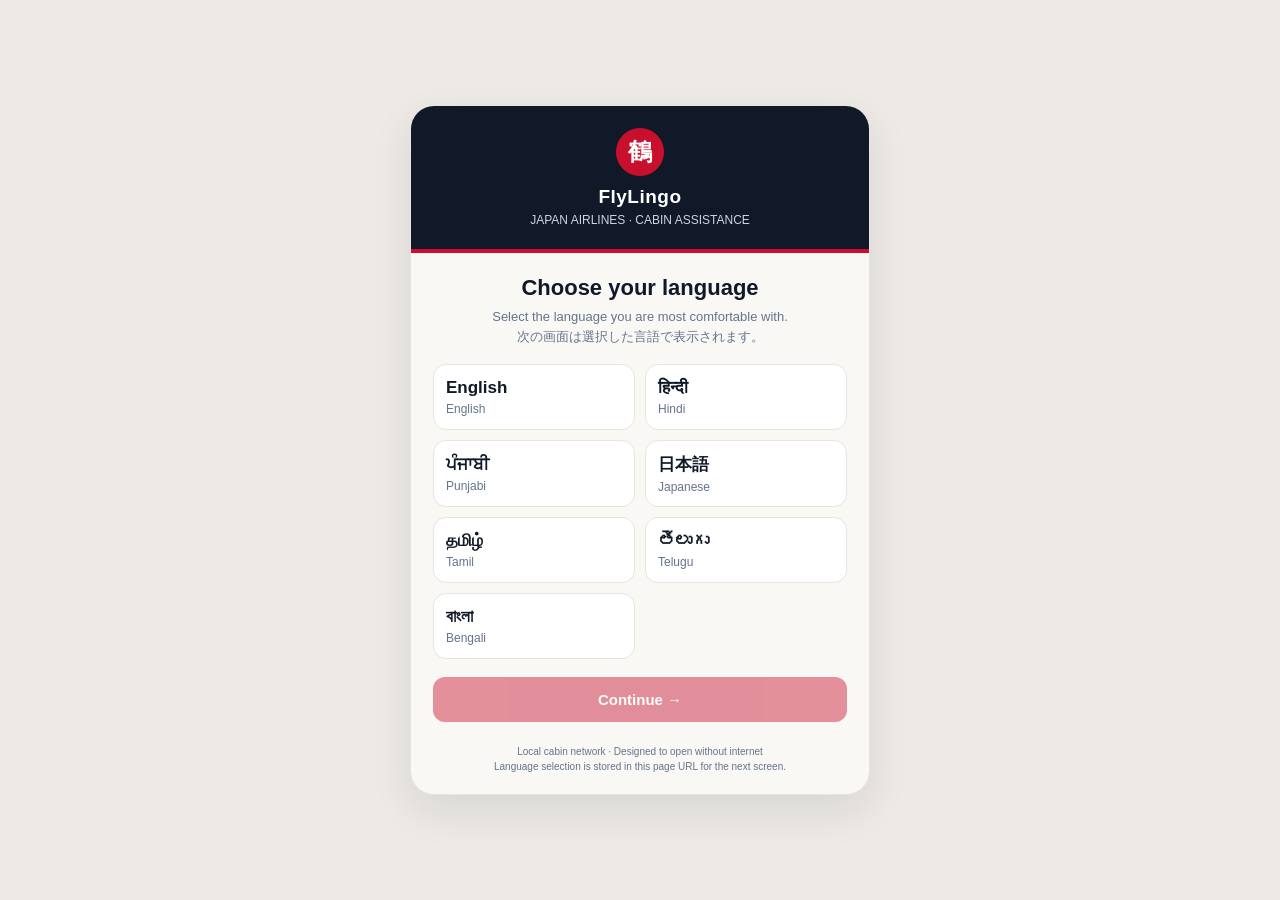
<file: FlyLingo/templates/language.html>
<!DOCTYPE html>
<html lang="en">
<head>
  <meta charset="UTF-8">
  <meta name="viewport" content="width=device-width, initial-scale=1.0">
  <title>FlyLingo — Choose Language</title>
  <style>
    :root{--red:#C8102E;--ink:#111827;--paper:#F9F8F5;--line:#E8E5DF;--muted:#64748B}
    *{box-sizing:border-box}body{margin:0;min-height:100vh;background:#EDEAE5;color:var(--ink);font-family:Arial,Helvetica,sans-serif;display:flex;align-items:center;justify-content:center;padding:18px}
    .panel{width:100%;max-width:460px;background:var(--paper);border:1px solid var(--line);border-radius:24px;overflow:hidden;box-shadow:0 16px 42px #11182718}
    header{background:var(--ink);color:white;padding:22px;text-align:center;border-bottom:4px solid var(--red)}.mark{margin:0 auto 10px;width:48px;height:48px;display:grid;place-items:center;border-radius:50%;background:var(--red);font-size:24px;font-weight:800}header h1{font-size:19px;margin:0 0 5px;letter-spacing:.5px}header p{font-size:12px;color:#CBD5E1;margin:0}
    main{padding:22px}h2{font-size:22px;text-align:center;margin:0 0 6px} .hint{text-align:center;font-size:13px;color:var(--muted);margin:0 0 18px;line-height:1.5}
    .languages{display:grid;grid-template-columns:1fr 1fr;gap:10px}.language{min-height:66px;text-align:left;border:1px solid var(--line);border-radius:13px;background:white;padding:12px;cursor:pointer;color:var(--ink)}.language:focus,.language:hover{outline:2px solid var(--red);border-color:var(--red)}.native{display:block;font-size:17px;font-weight:700;margin-bottom:4px}.english{display:block;font-size:12px;color:var(--muted)}
    .continue{width:100%;margin-top:18px;border:0;border-radius:12px;background:var(--red);color:white;padding:14px;font-weight:800;font-size:15px;cursor:pointer}.continue:disabled{opacity:.45;cursor:not-allowed}.foot{text-align:center;font-size:10px;line-height:1.5;color:var(--muted);padding:0 22px 20px}
    @media(max-width:360px){.languages{grid-template-columns:1fr}.panel{border-radius:18px}}
  </style>
</head>
<body>
  <div class="panel">
    <header><div class="mark">鶴</div><h1>FlyLingo</h1><p>JAPAN AIRLINES · CABIN ASSISTANCE</p></header>
    <main>
      <h2>Choose your language</h2>
      <p class="hint">Select the language you are most comfortable with.<br>次の画面は選択した言語で表示されます。</p>
      <div class="languages" role="group" aria-label="Choose language">
        <button class="language" data-lang="en"><span class="native">English</span><span class="english">English</span></button>
        <button class="language" data-lang="hi"><span class="native">हिन्दी</span><span class="english">Hindi</span></button>
        <button class="language" data-lang="pa"><span class="native">ਪੰਜਾਬੀ</span><span class="english">Punjabi</span></button>
        <button class="language" data-lang="ja"><span class="native">日本語</span><span class="english">Japanese</span></button>
        <button class="language" data-lang="ta"><span class="native">தமிழ்</span><span class="english">Tamil</span></button>
        <button class="language" data-lang="te"><span class="native">తెలుగు</span><span class="english">Telugu</span></button>
        <button class="language" data-lang="bn"><span class="native">বাংলা</span><span class="english">Bengali</span></button>
      </div>
      <button class="continue" id="continueBtn" disabled>Continue →</button>
    </main>
    <div class="foot">Local cabin network · Designed to open without internet<br>Language selection is stored in this page URL for the next screen.</div>
  </div>
  <script>
    const params = new URLSearchParams(location.search);
    const seat = params.get('seat') || '24K';
    let selected = null;
    const continueBtn = document.getElementById('continueBtn');
    document.querySelectorAll('.language').forEach(button => {
      button.addEventListener('click', () => {
        selected = button.dataset.lang;
        document.querySelectorAll('.language').forEach(b => { b.style.background = b === button ? '#FFF1F2' : '#FFFFFF'; b.style.borderColor = b === button ? '#C8102E' : '#E8E5DF'; });
        continueBtn.disabled = false;
        const labels = {en:'Continue →',hi:'आगे बढ़ें →',pa:'ਜਾਰੀ ਰੱਖੋ →',ja:'次へ進む →',ta:'தொடரவும் →',te:'కొనసాగించండి →',bn:'চালিয়ে যান →'};
        continueBtn.textContent = labels[selected] || labels.en;
      });
    });
    continueBtn.addEventListener('click', () => {
      if (!selected) return;
      localStorage.setItem('flylingo_lang', selected);
      localStorage.setItem('jal_preferred_lang', selected);
      location.href = '/passenger?seat=' + encodeURIComponent(seat) + '&lang=' + encodeURIComponent(selected);
    });
  </script>
</body>
</html>
</file>
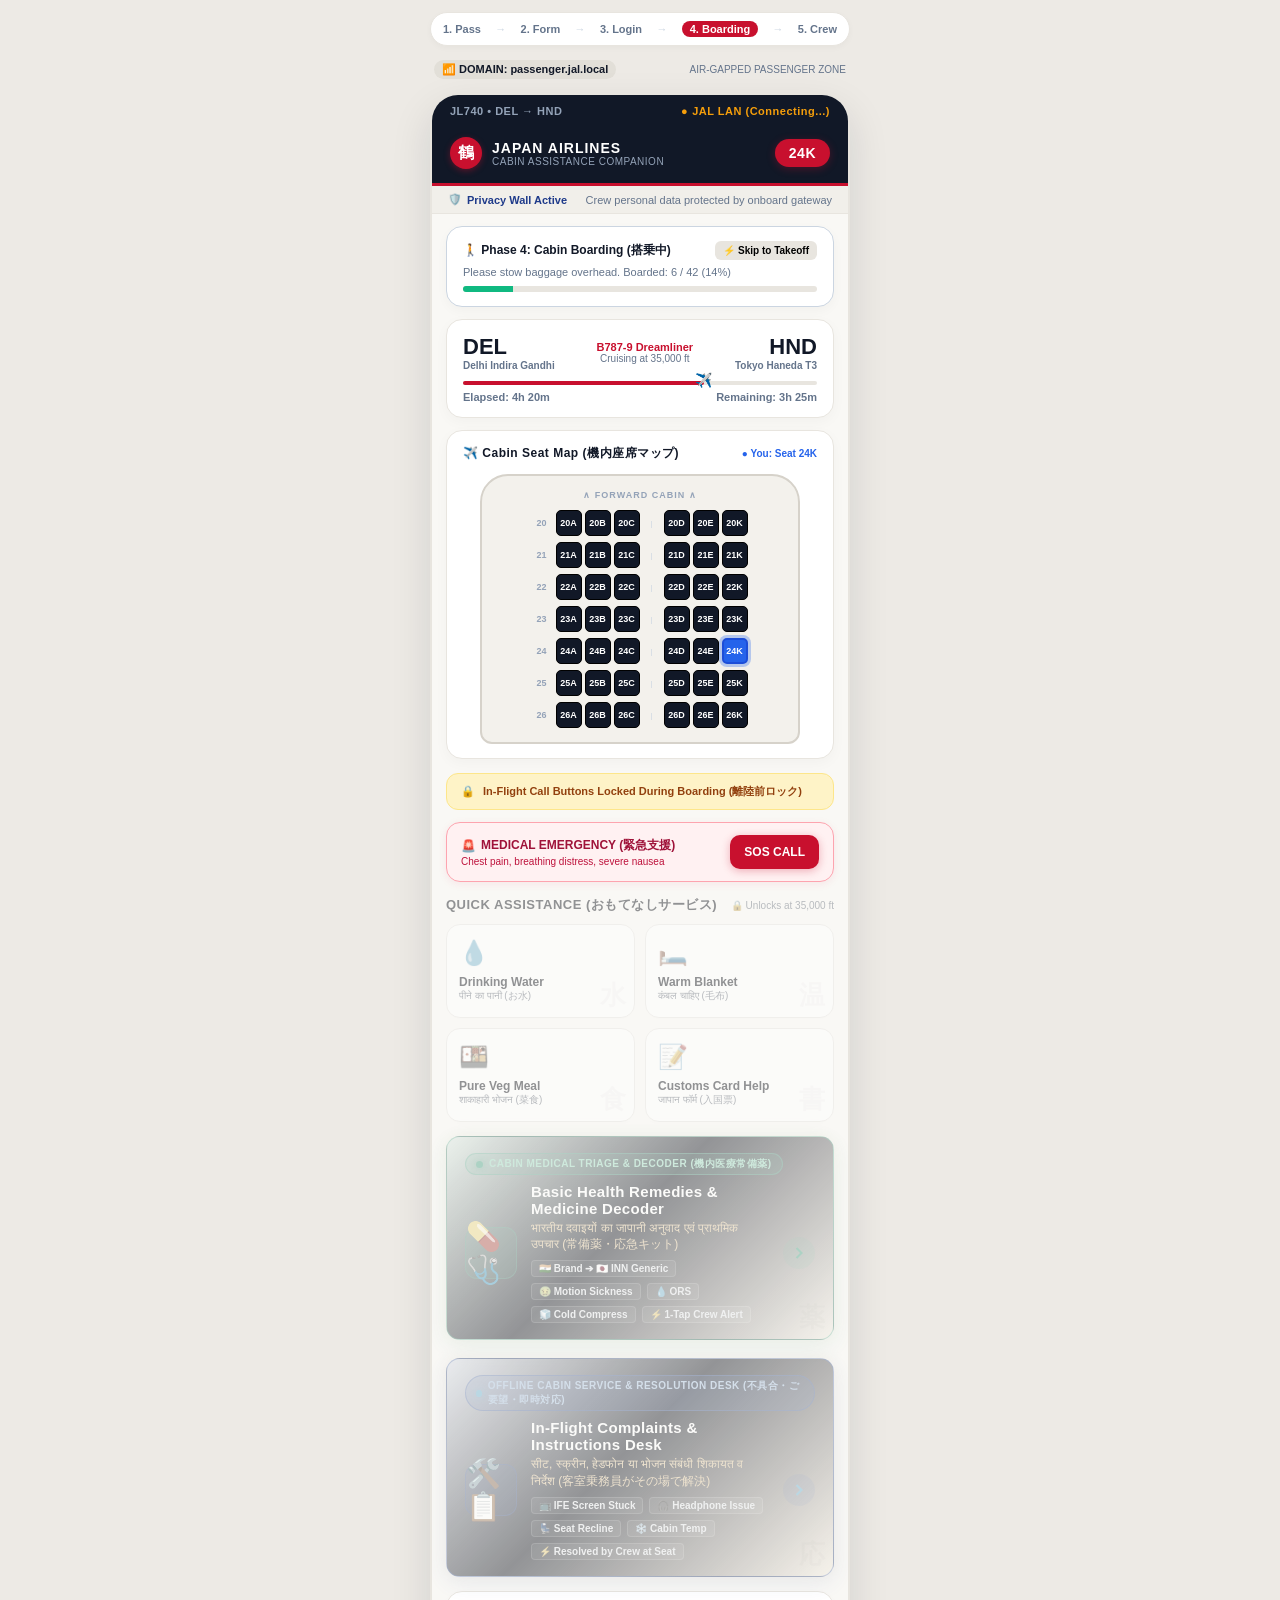
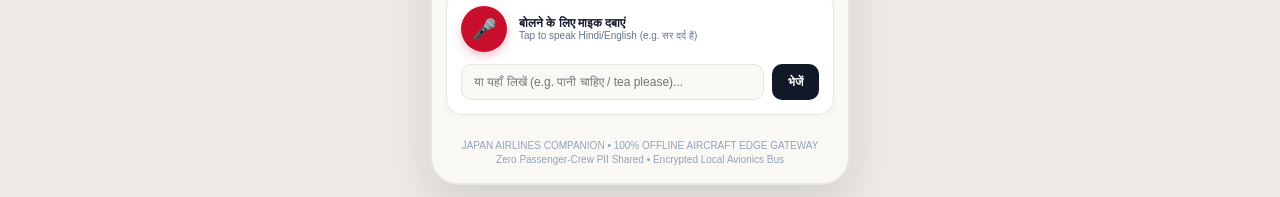
<file: FlyLingo/templates/passenger.html>
<!DOCTYPE html>
<html lang="en">
<head>
  <meta charset="UTF-8">
  <meta name="viewport" content="width=device-width, initial-scale=1.0, maximum-scale=1.0, user-scalable=no">
  <title>JAL In-Flight Companion (機内おもてなしサポート) — Seat 24K</title>
  <style>
    /* Traditional Japanese Color Palette (和の伝統色) */
    :root {
      --jal-kurenai: #C8102E;      /* 深紅 (Deep Crimson) */
      --jal-kurenai-dark: #9B001F;
      --sumi-black: #111827;       /* 墨 (Rich Charcoal/Black) */
      --washi-bg: #F9F8F5;         /* 和紙 (Soft warm washi paper) */
      --card-white: #FFFFFF;
      --tatami-border: #E8E5DF;    /* 畳縁 (Warm natural border) */
      --slate-text: #1E293B;
      --muted-gray: #64748B;
      --matcha-green: #10B981;     /* 萌黄 (Natural jade green) */
      --yamabuki-amber: #F59E0B;   /* 山吹 (Japanese marigold) */
      --asagi-blue: #2563EB;       /* 浅葱 (Indigo blue for my-seat) */
      --akane-red: #EF4444;        /* 茜 (Vibrant red for medical SOS) */
    }

    * {
      box-sizing: border-box;
      margin: 0;
      padding: 0;
      font-family: -apple-system, BlinkMacSystemFont, "Segoe UI", "Hiragino Kaku Gothic ProN", "Yu Gothic", Meiryo, Roboto, sans-serif;
      -webkit-tap-highlight-color: transparent;
    }

    body {
      background: #EDEAE5; /* Neutral desk background */
      color: var(--slate-text);
      min-height: 100vh;
      display: flex;
      flex-direction: column;
      align-items: center;
      padding: 12px 0;
    }

    /* Top Domain Switcher Bar */
    .domain-bar {
      width: 100%;
      max-width: 440px;
      padding: 6px 14px;
      display: flex;
      justify-content: space-between;
      align-items: center;
      font-size: 11px;
      color: var(--muted-gray);
      margin-bottom: 8px;
    }
    .domain-tag {
      background: #E2DFD8;
      color: var(--sumi-black);
      padding: 3px 8px;
      border-radius: 12px;
      font-weight: 700;
      display: inline-flex;
      align-items: center;
      gap: 4px;
    }

    /* Smartphone Frame (Optimized for Mobile Phones / iPhone Form Factor) */
    .mobile-container {
      width: 100%;
      max-width: 420px;
      background: var(--washi-bg);
      min-height: 94vh;
      box-shadow: 0 16px 40px rgba(17, 24, 39, 0.12);
      border-radius: 28px;
      border: 2px solid var(--tatami-border);
      display: flex;
      flex-direction: column;
      overflow: hidden;
      position: relative;
    }

    /* Mobile Edge-to-Edge Responsiveness */
    .tile-card:active, .medical-sos-btn:active, .btn-send-text:active, .skip-takeoff-btn:active {
      transform: scale(0.96);
      transition: transform 0.1s;
    }
    @media (max-width: 480px) {
      body {
        padding: 0 !important;
        background: var(--washi-bg) !important;
        min-height: 100dvh !important;
      }
      .domain-bar {
        display: none !important;
      }
      .mobile-container {
        max-width: 100% !important;
        min-height: 100dvh !important;
        border-radius: 0 !important;
        border: none !important;
        box-shadow: none !important;
      }
      .phone-notch-bar {
        padding-top: calc(env(safe-area-inset-top, 0px) + 8px);
      }
    }

    /* Mobile Status Notch Bar */
    .phone-notch-bar {
      background: var(--sumi-black);
      color: #94A3B8;
      padding: 10px 18px 6px 18px;
      display: flex;
      justify-content: space-between;
      align-items: center;
      font-size: 11px;
      font-weight: 600;
      letter-spacing: 0.5px;
    }
    .wifi-tag {
      display: flex;
      align-items: center;
      gap: 4px;
      color: #4ADE80;
    }

    /* Elegant Japanese Header */
    .jal-header {
      background: var(--sumi-black);
      color: white;
      padding: 14px 18px;
      border-bottom: 3px solid var(--jal-kurenai);
      display: flex;
      justify-content: space-between;
      align-items: center;
    }
    .brand-group {
      display: flex;
      align-items: center;
      gap: 10px;
    }
    .crane-crest {
      width: 32px;
      height: 32px;
      background: var(--jal-kurenai);
      border-radius: 50%;
      display: flex;
      align-items: center;
      justify-content: center;
      font-weight: 900;
      font-size: 16px;
      box-shadow: 0 2px 6px rgba(200, 16, 46, 0.4);
    }
    .header-titles {
      display: flex;
      flex-direction: column;
    }
    .title-jp {
      font-size: 14px;
      font-weight: 800;
      letter-spacing: 1px;
      display: flex;
      align-items: center;
      gap: 6px;
    }
    .title-en {
      font-size: 10px;
      color: #94A3B8;
      letter-spacing: 0.5px;
    }
    .seat-badge-pill {
      background: var(--jal-kurenai);
      color: white;
      font-weight: 800;
      font-size: 14px;
      padding: 6px 14px;
      border-radius: 20px;
      letter-spacing: 0.5px;
      box-shadow: 0 2px 8px rgba(200, 16, 46, 0.3);
    }

    /* Privacy Wall Banner (Zero-Knowledge Isolation) */
    .privacy-wall-tag {
      background: #F1EFEA;
      border-bottom: 1px solid var(--tatami-border);
      padding: 7px 16px;
      display: flex;
      align-items: center;
      justify-content: space-between;
      font-size: 11px;
      color: var(--muted-gray);
    }
    .wall-status {
      display: inline-flex;
      align-items: center;
      gap: 5px;
      color: #1E3A8A;
      font-weight: 700;
    }

    /* Flight Live Progress Card */
    .flight-tracker {
      background: var(--card-white);
      margin: 12px 14px;
      border-radius: 16px;
      border: 1px solid var(--tatami-border);
      padding: 14px 16px;
      box-shadow: 0 4px 14px rgba(17, 24, 39, 0.03);
    }
    .tracker-route {
      display: flex;
      justify-content: space-between;
      align-items: center;
      margin-bottom: 8px;
    }
    .code-large {
      font-size: 22px;
      font-weight: 900;
      color: var(--sumi-black);
    }
    .city-label {
      font-size: 10px;
      color: var(--muted-gray);
      font-weight: 600;
    }
    .flight-progress-bar {
      height: 4px;
      background: #E8E5DF;
      border-radius: 4px;
      position: relative;
      margin: 10px 0 6px 0;
    }
    .flight-fill {
      width: 68%;
      height: 100%;
      background: var(--jal-kurenai);
      border-radius: 4px;
    }
    .plane-icon {
      position: absolute;
      left: 68%;
      top: -9px;
      transform: translateX(-50%);
      font-size: 14px;
    }
    .tracker-stats {
      display: flex;
      justify-content: space-between;
      font-size: 11px;
      color: var(--muted-gray);
      font-weight: 600;
    }

    /* Top-Down Airplane Cabin Slice (Phone View) */
    .cabin-phone-card {
      background: var(--card-white);
      margin: 0 14px 14px 14px;
      border-radius: 16px;
      border: 1px solid var(--tatami-border);
      padding: 14px 16px;
      box-shadow: 0 4px 14px rgba(17, 24, 39, 0.03);
    }
    .card-headline {
      display: flex;
      justify-content: space-between;
      align-items: center;
      margin-bottom: 12px;
    }
    .headline-jp {
      font-size: 12px;
      font-weight: 800;
      color: var(--sumi-black);
      letter-spacing: 0.5px;
    }

    /* Cabin Fuselage (Curved Japanese Minimalist Aircraft Body) */
    .fuselage-mini {
      background: #F3F1EC;
      border: 2px solid #D6D2CA;
      border-radius: 28px 28px 12px 12px;
      padding: 14px 8px;
      max-width: 320px;
      margin: 0 auto;
    }
    .fuselage-label {
      text-align: center;
      font-size: 9px;
      font-weight: 800;
      color: #94A3B8;
      letter-spacing: 1px;
      margin-bottom: 10px;
    }
    .cabin-rows-grid {
      display: flex;
      flex-direction: column;
      gap: 6px;
    }
    .row-line {
      display: flex;
      align-items: center;
      justify-content: center;
      gap: 5px;
    }
    .row-index {
      width: 18px;
      font-size: 9px;
      font-weight: 700;
      color: #94A3B8;
      text-align: center;
    }
    .seat-cluster {
      display: flex;
      gap: 3px;
    }
    .aisle-walk {
      width: 14px;
      text-align: center;
      font-size: 8px;
      color: #CBD5E1;
    }
    .seat-box {
      width: 26px;
      height: 26px;
      border-radius: 5px;
      background: #D8D4CC;
      color: #64748B;
      font-size: 9px;
      font-weight: 800;
      display: flex;
      align-items: center;
      justify-content: center;
      border: 1px solid #C4BFB5;
      transition: all 0.25s;
    }
    .seat-box.seated {
      background: var(--sumi-black);
      color: white;
      border-color: #000000;
    }
    .seat-box.my-seat {
      background: var(--asagi-blue) !important;
      color: white !important;
      border: 2px solid #1D4ED8 !important;
      box-shadow: 0 0 0 3px rgba(37,99,235,0.3);
      animation: pulseMySeat 2s infinite;
    }
    @keyframes pulseMySeat {
      0%, 100% { transform: scale(1); }
      50% { transform: scale(1.1); }
    }
    .seat-box.req-green {
      background: var(--matcha-green) !important;
      color: white !important;
      border-color: #059669 !important;
      animation: flashGreen 1s infinite alternate;
    }
    .seat-box.req-amber {
      background: var(--yamabuki-amber) !important;
      color: white !important;
      border-color: #D97706 !important;
    }
    .seat-box.req-red {
      background: var(--akane-red) !important;
      color: white !important;
      border-color: #B91C1C !important;
      animation: flashRed 0.6s infinite alternate;
    }
    @keyframes flashGreen {
      from { box-shadow: 0 0 0 0 rgba(16,185,129,0.7); }
      to { box-shadow: 0 0 0 6px rgba(16,185,129,0); }
    }
    @keyframes flashRed {
      from { box-shadow: 0 0 0 0 rgba(239,68,68,0.8); }
      to { box-shadow: 0 0 0 8px rgba(239,68,68,0); }
    }

    /* Real-Time Omotenashi Status Timeline */
    .omotenashi-timeline {
      display: none;
      background: #FFFFFF;
      margin: 0 14px 14px 14px;
      border-radius: 14px;
      padding: 14px;
      border: 1px solid var(--tatami-border);
      box-shadow: 0 4px 12px rgba(0,0,0,0.04);
      animation: slideIn 0.3s ease-out;
    }
    @keyframes slideIn {
      from { opacity: 0; transform: translateY(-8px); }
      to { opacity: 1; transform: translateY(0); }
    }
    .timeline-title {
      font-size: 13px;
      font-weight: 800;
      color: var(--sumi-black);
      display: flex;
      align-items: center;
      gap: 6px;
      margin-bottom: 4px;
    }
    .timeline-msg {
      font-size: 12px;
      color: var(--muted-gray);
      line-height: 1.4;
    }
    .resolve-tap-btn {
      width: 100%;
      background: #16A34A;
      color: white;
      border: none;
      padding: 12px;
      border-radius: 10px;
      font-size: 13px;
      font-weight: 800;
      cursor: pointer;
      margin-top: 10px;
      box-shadow: 0 2px 8px rgba(22, 163, 74, 0.3);
    }

    /* Lock State during Boarding */
    .services-section.locked-mode {
      opacity: 0.45;
      filter: grayscale(0.5);
      position: relative;
    }
    .service-lock-overlay {
      display: none;
      background: #FEF3C7;
      border: 1px solid #FDE68A;
      color: #92400E;
      padding: 10px 14px;
      border-radius: 12px;
      font-size: 11px;
      font-weight: 800;
      margin: 0 14px 12px 14px;
      align-items: center;
      gap: 8px;
    }

    /* Takeoff Modal for Phone */
    .phone-takeoff-modal {
      display: none;
      position: fixed;
      inset: 0;
      background: rgba(10, 17, 24, 0.96);
      z-index: 500;
      flex-direction: column;
      align-items: center;
      justify-content: center;
      color: white;
      text-align: center;
      padding: 24px;
    }
    .phone-takeoff-plane {
      font-size: 64px;
      animation: phoneTakeoffAnim 3.8s cubic-bezier(0.25, 1, 0.5, 1) forwards;
      margin-bottom: 20px;
    }
    @keyframes phoneTakeoffAnim {
      0% { transform: translateY(50px) scale(0.8) rotate(0deg); }
      35% { transform: translateY(15px) scale(1) rotate(-8deg); }
      70% { transform: translateY(-30px) scale(1.15) rotate(-18deg); }
      100% { transform: translateY(-80px) scale(1.3) rotate(-22deg); }
    }
    .phone-alt-counter {
      font-size: 28px;
      font-weight: 900;
      font-family: monospace;
      color: #38BDF8;
      background: rgba(255,255,255,0.08);
      padding: 8px 18px;
      border-radius: 10px;
      margin-bottom: 18px;
    }

    /* Japanese Omotenashi Service Cards Grid */
    .services-section {
      padding: 0 14px;
      margin-bottom: 14px;
    }
    .section-title-wrap {
      display: flex;
      justify-content: space-between;
      align-items: center;
      margin-bottom: 10px;
    }
    .section-heading-jp {
      font-size: 13px;
      font-weight: 800;
      color: var(--sumi-black);
      letter-spacing: 0.5px;
    }
    .services-grid {
      display: grid;
      grid-template-columns: 1fr 1fr;
      gap: 10px;
    }
    .service-card {
      background: var(--card-white);
      border: 1px solid var(--tatami-border);
      border-radius: 14px;
      padding: 14px 12px;
      text-align: left;
      cursor: pointer;
      transition: all 0.15s;
      display: flex;
      flex-direction: column;
      justify-content: space-between;
      height: 94px;
      position: relative;
      box-shadow: 0 2px 6px rgba(0,0,0,0.02);
    }
    .service-card:active {
      transform: scale(0.97);
      background: #F4F1EA;
    }
    .card-kanji-watermark {
      position: absolute;
      right: 8px;
      bottom: 4px;
      font-size: 26px;
      font-weight: 900;
      color: rgba(0,0,0,0.04);
      user-select: none;
    }
    .card-icon {
      font-size: 24px;
      margin-bottom: 4px;
    }
    .card-en-title {
      font-size: 12px;
      font-weight: 800;
      color: var(--sumi-black);
    }
    .card-hi-sub {
      font-size: 10px;
      color: var(--muted-gray);
    }

    /* Special Medical Emergency Card (Distinct Red Omotenashi Alert) */
    .emergency-card-human {
      margin: 0 14px 14px 14px;
      background: #FFF1F2;
      border: 1.5px solid #FDA4AF;
      border-radius: 14px;
      padding: 12px 14px;
      display: flex;
      justify-content: space-between;
      align-items: center;
      box-shadow: 0 2px 8px rgba(225, 29, 72, 0.08);
    }
    .em-info {
      display: flex;
      flex-direction: column;
      gap: 2px;
    }
    .em-title-line {
      font-size: 12px;
      font-weight: 800;
      color: #9F1239;
      display: flex;
      align-items: center;
      gap: 5px;
    }
    .em-desc-line {
      font-size: 10px;
      color: #BE123C;
    }
    .em-tap-btn {
      background: var(--jal-kurenai);
      color: white;
      border: none;
      padding: 10px 14px;
      border-radius: 10px;
      font-size: 12px;
      font-weight: 800;
      cursor: pointer;
      box-shadow: 0 2px 8px rgba(200, 16, 46, 0.3);
      white-space: nowrap;
    }

    /* Voice & Custom Input Section (Warm Human Touch) */
    .voice-custom-panel {
      background: var(--card-white);
      margin: 0 14px 16px 14px;
      border-radius: 16px;
      border: 1px solid var(--tatami-border);
      padding: 14px;
      box-shadow: 0 2px 8px rgba(0,0,0,0.02);
    }
    .voice-row {
      display: flex;
      align-items: center;
      gap: 12px;
      margin-bottom: 12px;
    }
    .voice-mic-btn {
      width: 46px;
      height: 46px;
      border-radius: 50%;
      background: var(--jal-kurenai);
      color: white;
      border: none;
      font-size: 20px;
      display: flex;
      align-items: center;
      justify-content: center;
      cursor: pointer;
      box-shadow: 0 4px 10px rgba(200, 16, 46, 0.25);
      transition: transform 0.2s;
    }
    .voice-mic-btn.active {
      animation: micPulse 1s infinite alternate;
      background: #99001A;
    }
    @keyframes micPulse {
      from { transform: scale(1); }
      to { transform: scale(1.15); }
    }
    .voice-label-top {
      font-size: 12px;
      font-weight: 800;
      color: var(--sumi-black);
    }
    .voice-label-sub {
      font-size: 10px;
      color: var(--muted-gray);
    }
    .text-input-row {
      display: flex;
      gap: 8px;
    }
    .type-box {
      flex: 1;
      padding: 10px 12px;
      border: 1px solid var(--tatami-border);
      border-radius: 10px;
      font-size: 12px;
      outline: none;
      background: #FAF8F5;
    }
    .send-arrow-btn {
      background: var(--sumi-black);
      color: white;
      border: none;
      padding: 0 16px;
      border-radius: 10px;
      font-size: 12px;
      font-weight: 700;
      cursor: pointer;
    }
    .send-arrow-btn:active {
      background: var(--jal-kurenai);
    }

    /* Bottom Privacy Watermark */
    .bottom-privacy-notice {
      text-align: center;
      font-size: 10px;
      color: #94A3B8;
      padding: 8px 14px 16px 14px;
      line-height: 1.4;
    }
  
    
    
    
    
    /* =====================================================================
       Full-Screen Widescreen Boeing 787 IFE Safety Theatre (Yukiko-san)
       Zero Empty Void - Fills 100% of the Screen with Luxury JAL Aesthetics
       ===================================================================== */
    .safety-modal-overlay {
      position: fixed;
      inset: 0;
      width: 100vw;
      height: 100vh;
      max-width: none !important;
      background: radial-gradient(ellipse at 50% 20%, #081226 0%, #030712 60%, #01040A 100%);
      backdrop-filter: blur(36px);
      -webkit-backdrop-filter: blur(36px);
      z-index: 700;
      display: none;
      flex-direction: column;
      align-items: center;
      justify-content: flex-start;
      padding: 0;
      margin: 0;
      overflow-y: auto;
      overflow-x: hidden;
      animation: modalFadeIn 0.35s cubic-bezier(0.16, 1, 0.3, 1);
    }
    @keyframes modalFadeIn {
      from { opacity: 0; transform: scale(0.98); }
      to { opacity: 1; transform: scale(1); }
    }

    /* Sakura Floating Petals across full screen */
    .sakura-petal-bg {
      position: fixed;
      inset: 0;
      pointer-events: none;
      overflow: hidden;
      z-index: 1;
    }
    .sakura-p {
      position: absolute;
      width: 11px;
      height: 16px;
      background: linear-gradient(135deg, rgba(251, 113, 133, 0.55) 0%, rgba(244, 63, 94, 0.2) 100%);
      border-radius: 12px 2px 12px 2px;
      animation: sakuraFall 14s infinite linear;
    }
    @keyframes sakuraFall {
      0% { transform: translateY(-30px) rotate(0deg) translateX(0); opacity: 0; }
      10% { opacity: 0.85; }
      90% { opacity: 0.85; }
      100% { transform: translateY(105vh) rotate(360deg) translateX(80px); opacity: 0; }
    }

    /* Widescreen IFE Top Bar */
    .ife-header-bar {
      width: 100%;
      height: 56px;
      background: rgba(10, 17, 34, 0.85);
      border-bottom: 1.5px solid rgba(246, 200, 120, 0.3);
      padding: 0 24px;
      display: flex;
      align-items: center;
      justify-content: space-between;
      box-sizing: border-box;
      z-index: 20;
      flex-shrink: 0;
      box-shadow: 0 4px 20px rgba(0,0,0,0.5);
    }
    .ife-brand-left {
      display: flex;
      align-items: center;
      gap: 12px;
    }
    .crane-crest-ife {
      width: 36px;
      height: 36px;
      background: radial-gradient(circle, #E11D48 0%, #9F1239 100%);
      border: 1.5px solid #F6C878;
      border-radius: 50%;
      display: flex;
      align-items: center;
      justify-content: center;
      font-size: 18px;
      color: white;
      font-weight: 900;
      box-shadow: 0 0 14px rgba(225, 29, 72, 0.7), 0 0 8px rgba(246, 200, 120, 0.4);
    }
    .ife-title-group h2 {
      font-size: 14px;
      font-weight: 900;
      letter-spacing: 1px;
      color: #FFFFFF;
      margin: 0;
    }
    .ife-title-group p {
      font-size: 10.5px;
      color: #F6C878;
      font-weight: 700;
      margin: 0;
      letter-spacing: 0.5px;
    }
    .ife-telemetry-badge {
      display: flex;
      align-items: center;
      gap: 12px;
      font-size: 11px;
      font-weight: 700;
      color: #94A3B8;
    }
    .tele-tag {
      background: rgba(255,255,255,0.08);
      border: 1px solid rgba(255,255,255,0.15);
      padding: 4px 10px;
      border-radius: 12px;
      color: #E2E8F0;
    }
    .btn-skip-ife {
      background: rgba(255,255,255,0.08);
      border: 1px solid rgba(255,255,255,0.22);
      color: #CBD5E1;
      font-size: 11px;
      font-weight: 700;
      padding: 6px 14px;
      border-radius: 16px;
      cursor: pointer;
      white-space: nowrap;
      transition: all 0.2s;
    }
    .btn-skip-ife:hover {
      background: #C8102E;
      color: white;
      border-color: #C8102E;
    }

    /* Full-Screen 3-Column Theatre Grid */
    .ife-widescreen-grid {
      width: 100%;
      max-width: 1540px;
      flex: 1;
      display: grid;
      grid-template-columns: 1fr 360px;
      gap: 20px;
      padding: 16px 24px 24px 24px;
      box-sizing: border-box;
      z-index: 10;
      align-items: stretch;
    }

    /* Top Bar Language Capsule Dropdown */
    .ife-lang-row {
      display: flex;
      align-items: center;
      gap: 12px;
      margin-top: 2px;
    }
    .lang-switch-capsule {
      display: inline-flex;
      align-items: center;
      gap: 6px;
      background: rgba(15, 23, 42, 0.75);
      border: 1px solid rgba(246, 200, 120, 0.45);
      border-radius: 14px;
      padding: 2px 8px;
    }
    .quick-lang-dropdown {
      background: transparent;
      border: none;
      color: #F6C878;
      font-size: 11px;
      font-weight: 800;
      cursor: pointer;
      outline: none;
      font-family: inherit;
    }
    .quick-lang-dropdown option {
      background: #0B1329;
      color: #F8FAFC;
    }

    /* Expand center stage to full cinematic theater */
    .ife-center-stage {
      background: linear-gradient(180deg, rgba(10, 18, 38, 0.94) 0%, rgba(4, 9, 20, 0.98) 100%);
      border: 1.5px solid rgba(246, 200, 120, 0.35);
      border-radius: 20px;
      padding: 20px 24px;
      display: flex;
      flex-direction: column;
      align-items: center;
      box-shadow: 0 16px 45px rgba(0,0,0,0.7);
      position: relative;
    }

    /* COLUMN 1: Left Multilingual Console Deck */
    .ife-left-deck {
      background: linear-gradient(180deg, rgba(13, 22, 44, 0.92) 0%, rgba(6, 12, 24, 0.97) 100%);
      border: 1.5px solid rgba(246, 200, 120, 0.35);
      border-radius: 20px;
      padding: 16px 12px;
      display: flex;
      flex-direction: column;
      box-shadow: 0 12px 35px rgba(0,0,0,0.6);
      overflow-y: auto;
    }
    .deck-section-title {
      font-size: 11.5px;
      font-weight: 800;
      color: #F6C878;
      text-transform: uppercase;
      letter-spacing: 0.8px;
      margin-bottom: 10px;
      display: flex;
      align-items: center;
      gap: 6px;
      padding-left: 4px;
    }
    .lang-cards-list {
      display: flex;
      flex-direction: column;
      gap: 7px;
      flex: 1;
    }
    .lang-card-item {
      background: rgba(15, 23, 42, 0.7);
      border: 1.5px solid rgba(246, 200, 120, 0.2);
      border-radius: 14px;
      padding: 10px 12px;
      display: flex;
      align-items: center;
      justify-content: space-between;
      cursor: pointer;
      transition: all 0.22s cubic-bezier(0.16, 1, 0.3, 1);
      color: #CBD5E1;
      position: relative;
    }
    .lang-card-item:hover {
      background: rgba(30, 41, 59, 0.85);
      border-color: #F6C878;
      color: #FFFFFF;
      transform: translateX(3px);
    }
    .lang-card-item.active {
      background: linear-gradient(135deg, rgba(200, 16, 46, 0.95) 0%, rgba(159, 18, 57, 0.95) 100%);
      border-color: #F6C878;
      color: #FFFFFF;
      box-shadow: 0 0 16px rgba(200, 16, 46, 0.65), 0 0 6px rgba(246, 200, 120, 0.4);
      transform: translateX(4px);
    }
    .card-lang-left {
      display: flex;
      align-items: center;
      gap: 10px;
    }
    .flag-badge {
      font-size: 20px;
      line-height: 1;
    }
    .lang-name-native {
      font-size: 14px;
      font-weight: 800;
      display: block;
      line-height: 1.2;
    }
    .lang-name-en {
      font-size: 10.5px;
      color: #94A3B8;
      display: block;
    }
    .lang-card-item.active .lang-name-en {
      color: #FDE68A;
    }
    .card-speak-beacon {
      font-size: 11px;
      font-weight: 800;
      color: #F6C878;
      display: none;
      align-items: center;
      gap: 4px;
      background: rgba(0,0,0,0.35);
      padding: 3px 8px;
      border-radius: 10px;
    }
    .lang-card-item.active .card-speak-beacon {
      display: flex;
    }

    /* Left Omotenashi Mini Box */
    .left-omotenashi-card {
      background: rgba(2, 6, 23, 0.65);
      border: 1px solid rgba(255, 255, 255, 0.1);
      border-radius: 12px;
      padding: 10px 12px;
      margin-top: 12px;
      font-size: 10.5px;
      color: #94A3B8;
      line-height: 1.4;
    }

    /* COLUMN 2: Center Cinema Stage (Yukiko & Diagrams) */
    .ife-center-stage {
      background: linear-gradient(180deg, rgba(11, 19, 38, 0.95) 0%, rgba(5, 10, 22, 0.98) 100%);
      border: 1.5px solid rgba(246, 200, 120, 0.45);
      border-radius: 20px;
      padding: 16px 20px;
      display: flex;
      flex-direction: column;
      align-items: center;
      justify-content: space-between;
      box-shadow: 0 16px 45px rgba(0,0,0,0.7), 0 0 35px rgba(246, 200, 120, 0.12);
      position: relative;
      overflow: hidden;
    }

    /* Audio Unlock Banner */
    .audio-unlock-banner {
      width: 100%;
      background: linear-gradient(135deg, rgba(200, 16, 46, 0.95) 0%, rgba(159, 18, 57, 0.95) 100%);
      border: 1.5px solid #F6C878;
      border-radius: 14px;
      padding: 10px 16px;
      margin-bottom: 10px;
      display: flex;
      align-items: center;
      justify-content: space-between;
      color: #FFFFFF;
      font-size: 12px;
      font-weight: 800;
      cursor: pointer;
      box-shadow: 0 0 20px rgba(200, 16, 46, 0.6), 0 0 10px rgba(246, 200, 120, 0.4);
      animation: bannerPulse 2s infinite ease-in-out;
      z-index: 15;
    }
    @keyframes bannerPulse {
      0%, 100% { transform: scale(1); box-shadow: 0 0 16px rgba(200, 16, 46, 0.5); }
      50% { transform: scale(1.015); box-shadow: 0 0 26px rgba(200, 16, 46, 0.8), 0 0 14px rgba(246, 200, 120, 0.6); }
    }
    .tap-pill-tag {
      background: #F6C878;
      color: #050B18;
      padding: 4px 10px;
      border-radius: 8px;
      font-size: 10.5px;
      font-weight: 900;
      letter-spacing: 0.5px;
    }

    
    /* =====================================================================
       Attendant Real Flight Actions Animation Choreography
       ===================================================================== */
    
    /* =====================================================================
       Proper & High-Visibility Flight Attendant Action Demonstration Stage
       ===================================================================== */
    .attendant-hero-stage {
      position: relative;
      width: 250px;
      height: 270px;
      display: flex;
      align-items: center;
      justify-content: center;
      margin-bottom: 6px;
    }
    .stage-golden-halo {
      position: absolute;
      width: 225px;
      height: 225px;
      border-radius: 50%;
      background: radial-gradient(circle, rgba(246, 200, 120, 0.24) 0%, rgba(200, 16, 46, 0.08) 50%, transparent 75%);
      border: 1.5px dashed rgba(246, 200, 120, 0.55);
      animation: rotateHalo 30s infinite linear;
    }
    .attendant-svg-lux {
      width: 235px;
      height: 265px;
      position: relative;
      z-index: 2;
    }

    /* Live Action Demonstration Pill */
    .action-mode-badge {
      display: flex;
      align-items: center;
      gap: 7px;
      background: linear-gradient(135deg, rgba(200, 16, 46, 0.35) 0%, rgba(15, 23, 42, 0.85) 100%);
      border: 1.5px solid #F6C878;
      border-radius: 14px;
      padding: 5px 14px;
      font-size: 11px;
      font-weight: 800;
      color: #F6C878;
      letter-spacing: 0.6px;
      margin-bottom: 8px;
      box-shadow: 0 0 14px rgba(246, 200, 120, 0.35);
      animation: badgeGlow 2s infinite ease-in-out;
    }
    @keyframes badgeGlow {
      0%, 100% { box-shadow: 0 0 10px rgba(246, 200, 120, 0.25); }
      50% { box-shadow: 0 0 20px rgba(246, 200, 120, 0.6), 0 0 10px rgba(200, 16, 46, 0.4); }
    }

    /* ==============================================================
       ACTION 0: SEATBELT BUCKLING & TIGHTENING ANIMATIONS
       ============================================================== */
    .anim-belt-left {
      animation: beltLeftAction 4s infinite cubic-bezier(0.4, 0, 0.2, 1);
    }
    .anim-belt-right {
      animation: beltRightAction 4s infinite cubic-bezier(0.4, 0, 0.2, 1);
    }
    .anim-belt-click-flash {
      animation: clickFlash 4s infinite ease-out;
    }
    .anim-belt-flap {
      transform-origin: 82px 148px;
      animation: flapLift 4s infinite ease-in-out;
    }
    @keyframes beltLeftAction {
      0%, 8% { transform: translate(-18px, -8px); }
      28%, 62% { transform: translate(0px, 0px); } /* Buckled */
      68%, 76% { transform: translate(-20px, 0px); } /* Tighten loose strap */
      84%, 100% { transform: translate(-18px, -8px); }
    }
    @keyframes beltRightAction {
      0%, 8% { transform: translate(18px, -8px); }
      28%, 78% { transform: translate(0px, 0px); } /* Buckled */
      84%, 100% { transform: translate(18px, -8px); }
    }
    @keyframes clickFlash {
      0%, 26% { opacity: 0; transform: scale(0.4); }
      28% { opacity: 1; transform: scale(1.6); }
      34%, 100% { opacity: 0; transform: scale(2.2); }
    }
    @keyframes flapLift {
      0%, 70% { transform: rotate(0deg); }
      74%, 82% { transform: rotate(-42deg); } /* Lifts flap to release */
      88%, 100% { transform: rotate(0deg); }
    }

    /* ==============================================================
       ACTION 1: OXYGEN MASK DROP & PULL ANIMATIONS
       ============================================================== */
    .anim-mask-drop {
      transform-origin: 80px 8px;
      animation: maskDropAction 4.2s infinite ease-in-out;
    }
    .anim-mask-arm-pull {
      transform-origin: 100px 82px;
      animation: armPullMask 4.2s infinite ease-in-out;
    }
    .anim-oxygen-ring {
      animation: oxygenPulseRing 1.8s infinite ease-out;
      transform-origin: 80px 60px;
    }
    @keyframes maskDropAction {
      0%, 10% { transform: translateY(-40px); opacity: 0; }
      18% { transform: translateY(0px); opacity: 1; } /* Drops from overhead */
      32%, 84% { transform: translate(0px, 46px); } /* Pulled down over nose & mouth */
      94%, 100% { transform: translateY(-40px); opacity: 0; }
    }
    @keyframes armPullMask {
      0%, 12% { transform: rotate(-50deg) translate(8px, -22px); } /* Reach overhead */
      26% { transform: rotate(0deg) translate(0px, 0px); } /* Grasp mask */
      38%, 84% { transform: rotate(20deg) translate(-8px, -18px); } /* Pull down & hold to face */
      94%, 100% { transform: rotate(-50deg) translate(8px, -22px); }
    }
    @keyframes oxygenPulseRing {
      0% { r: 6; opacity: 0.85; stroke-width: 2.5; }
      100% { r: 28; opacity: 0; stroke-width: 0.5; }
    }

    /* ==============================================================
       ACTION 2: EMERGENCY EXITS CHOREOGRAPHY ANIMATIONS
       ============================================================== */
    .anim-exit-arm-left {
      transform-origin: 60px 82px;
      animation: exitGestureLeft 5s infinite ease-in-out;
    }
    .anim-exit-arm-right {
      transform-origin: 100px 82px;
      animation: exitGestureRight 5s infinite ease-in-out;
    }
    .anim-exit-arrow-pulse {
      animation: arrowBlink 1s infinite alternate ease-in-out;
    }
    @keyframes exitGestureLeft {
      0%, 6% { transform: rotate(0deg); }
      16%, 36% { transform: rotate(40deg) translate(-12px, -20px); } /* Point Forward 👈 */
      44%, 68% { transform: rotate(-60deg) translate(-18px, 14px); } /* Point Wing Exits 👈 */
      76%, 92% { transform: rotate(22deg) translate(-8px, -6px); } /* Point Aft Exits */
      100% { transform: rotate(0deg); }
    }
    @keyframes exitGestureRight {
      0%, 6% { transform: rotate(0deg); }
      16%, 36% { transform: rotate(-40deg) translate(12px, -20px); } /* Point Forward 👉 */
      44%, 68% { transform: rotate(60deg) translate(18px, 14px); } /* Point Wing Exits 👉 */
      76%, 92% { transform: rotate(-22deg) translate(8px, -6px); } /* Point Aft Exits */
      100% { transform: rotate(0deg); }
    }
    @keyframes arrowBlink {
      0% { opacity: 0.35; transform: scale(0.96); filter: drop-shadow(0 0 2px #10B981); }
      100% { opacity: 1; transform: scale(1.08); filter: drop-shadow(0 0 10px #10B981); }
    }

    /* ==============================================================
       ACTION 3: LIFE VEST JERK INFLATION ANIMATIONS
       ============================================================== */
    .anim-vest-toggles {
      animation: toggleJerkPull 4s infinite cubic-bezier(0.4, 0, 0.2, 1);
    }
    .anim-vest-chamber-swell {
      transform-origin: 80px 120px;
      animation: chamberSwell 4s infinite cubic-bezier(0.34, 1.56, 0.64, 1);
    }
    .anim-vest-arms {
      transform-origin: 80px 82px;
      animation: vestArmsPull 4s infinite ease-in-out;
    }
    @keyframes toggleJerkPull {
      0%, 34% { transform: translateY(0); }
      42%, 76% { transform: translateY(16px); } /* Sharp downward jerk! */
      86%, 100% { transform: translateY(0); }
    }
    @keyframes chamberSwell {
      0%, 40% { transform: scale(0.95); filter: brightness(0.95); }
      46%, 82% { transform: scale(1.15); filter: brightness(1.25) drop-shadow(0 0 14px rgba(246, 200, 120, 0.5)); } /* Inflated */
      92%, 100% { transform: scale(0.95); filter: brightness(0.95); }
    }
    @keyframes vestArmsPull {
      0%, 34% { transform: translateY(0); }
      42%, 76% { transform: translateY(14px) scale(0.98); }
      86%, 100% { transform: translateY(0); }
    }

    /* Center Stage Large Equipment Display Box */
    .center-equipment-box {
      width: 100%;
      background: radial-gradient(circle at 50% 50%, #0A1126 0%, #02050E 100%);
      border: 1.5px solid rgba(246, 200, 120, 0.35);
      border-radius: 18px;
      padding: 16px;
      display: flex;
      align-items: center;
      gap: 18px;
      box-sizing: border-box;
      box-shadow: 0 6px 25px rgba(0,0,0,0.5);
    }
    .diagram-graphic-large {
      width: 100px;
      height: 100px;
      background: rgba(15, 23, 42, 0.95);
      border: 1.5px solid rgba(246, 200, 120, 0.6);
      border-radius: 16px;
      display: flex;
      align-items: center;
      justify-content: center;
      flex-shrink: 0;
      box-shadow: 0 0 20px rgba(246, 200, 120, 0.25);
    }
    .diagram-graphic-large svg {
      width: 80px;
      height: 80px;
    }
    .diagram-details-col {
      flex: 1;
    }
    .equipment-title-tag {
      font-size: 11px;
      font-weight: 800;
      color: #F6C878;
      text-transform: uppercase;
      letter-spacing: 0.8px;
      margin-bottom: 4px;
    }
    .equipment-primary-text {
      font-size: 15px;
      font-weight: 800;
      color: #FFFFFF;
      line-height: 1.45;
      margin-bottom: 4px;
      text-shadow: 0 1px 3px rgba(0,0,0,0.8);
    }
    .equipment-sub-text {
      font-size: 12px;
      color: #94A3B8;
      line-height: 1.4;
      font-style: italic;
    }

    /* COLUMN 3: Right Safety Checklist & Teleprompter Deck */
    .ife-right-deck {
      background: linear-gradient(180deg, rgba(13, 22, 44, 0.92) 0%, rgba(6, 12, 24, 0.97) 100%);
      border: 1.5px solid rgba(246, 200, 120, 0.35);
      border-radius: 20px;
      padding: 16px 14px;
      display: flex;
      flex-direction: column;
      justify-content: space-between;
      box-shadow: 0 12px 35px rgba(0,0,0,0.6);
    }

    /* 4-Step Chapter Navigator */
    .chapters-list {
      display: flex;
      flex-direction: column;
      gap: 8px;
      margin-bottom: 12px;
    }
    .chapter-step-card {
      background: rgba(15, 23, 42, 0.7);
      border: 1.5px solid rgba(246, 200, 120, 0.2);
      border-radius: 14px;
      padding: 10px 12px;
      display: flex;
      align-items: center;
      gap: 10px;
      cursor: pointer;
      transition: all 0.2s cubic-bezier(0.16, 1, 0.3, 1);
      color: #CBD5E1;
    }
    .chapter-step-card:hover {
      background: rgba(30, 41, 59, 0.85);
      border-color: #F6C878;
      color: #FFFFFF;
      transform: translateX(-3px);
    }
    .chapter-step-card.active {
      background: linear-gradient(135deg, rgba(200, 16, 46, 0.95) 0%, rgba(159, 18, 57, 0.95) 100%);
      border-color: #F6C878;
      color: #FFFFFF;
      box-shadow: 0 0 16px rgba(200, 16, 46, 0.65), 0 0 6px rgba(246, 200, 120, 0.4);
      transform: translateX(-3px);
    }
    .ch-icon-box {
      width: 32px;
      height: 32px;
      background: rgba(0,0,0,0.3);
      border-radius: 8px;
      display: flex;
      align-items: center;
      justify-content: center;
      font-size: 16px;
    }
    .ch-meta {
      flex: 1;
    }
    .ch-num {
      font-size: 9.5px;
      font-weight: 800;
      color: #F6C878;
      text-transform: uppercase;
      letter-spacing: 0.5px;
    }
    .chapter-step-card.active .ch-num {
      color: #FDE68A;
    }
    .ch-title {
      font-size: 12.5px;
      font-weight: 800;
      display: block;
    }

    /* Live Teleprompter Box */
    .teleprompter-card {
      background: rgba(2, 6, 23, 0.8);
      border: 1px solid rgba(246, 200, 120, 0.25);
      border-radius: 14px;
      padding: 12px 14px;
      margin-bottom: 14px;
    }
    .teleprompter-hdr {
      font-size: 10px;
      font-weight: 800;
      color: #F6C878;
      text-transform: uppercase;
      letter-spacing: 0.8px;
      margin-bottom: 6px;
      display: flex;
      align-items: center;
      justify-content: space-between;
    }
    .tele-native-script {
      font-size: 13.5px;
      font-weight: 800;
      color: #FFFFFF;
      line-height: 1.45;
      margin-bottom: 6px;
    }
    .tele-sub-script {
      font-size: 11px;
      color: #94A3B8;
      line-height: 1.35;
      font-style: italic;
    }

    /* Control Buttons */
    .right-deck-actions {
      display: flex;
      flex-direction: column;
      gap: 8px;
    }
    .btn-audio-replay-lux {
      background: linear-gradient(135deg, rgba(246, 200, 120, 0.2) 0%, rgba(200, 16, 46, 0.2) 100%);
      border: 1.5px solid #F6C878;
      color: #F6C878;
      padding: 10px 14px;
      border-radius: 12px;
      font-size: 12px;
      font-weight: 800;
      cursor: pointer;
      display: flex;
      align-items: center;
      justify-content: center;
      gap: 8px;
      transition: all 0.2s;
      box-shadow: 0 0 14px rgba(246, 200, 120, 0.25);
    }
    .btn-audio-replay-lux:hover {
      background: linear-gradient(135deg, #F6C878 0%, #D49B30 100%);
      color: #050B18;
      box-shadow: 0 0 20px rgba(246, 200, 120, 0.6);
      transform: translateY(-1px);
    }
    .nav-dual-row {
      display: grid;
      grid-template-columns: 1fr 1.6fr;
      gap: 8px;
    }
    .btn-step-prev-lux {
      background: rgba(255, 255, 255, 0.08);
      border: 1px solid rgba(255, 255, 255, 0.2);
      color: #E2E8F0;
      padding: 10px;
      border-radius: 12px;
      font-size: 12px;
      font-weight: 700;
      cursor: pointer;
      transition: all 0.2s;
      text-align: center;
    }
    .btn-step-prev-lux:hover {
      background: rgba(255, 255, 255, 0.16);
    }
    .btn-step-next-lux {
      background: linear-gradient(135deg, #E11D48 0%, #C8102E 100%);
      border: 1px solid rgba(255, 255, 255, 0.25);
      color: white;
      padding: 10px 14px;
      border-radius: 12px;
      font-size: 12px;
      font-weight: 800;
      cursor: pointer;
      box-shadow: 0 0 16px rgba(200, 16, 46, 0.65);
      display: flex;
      align-items: center;
      justify-content: center;
      gap: 6px;
      transition: all 0.2s;
    }
    .btn-step-next-lux:hover {
      box-shadow: 0 0 24px rgba(200, 16, 46, 0.9);
      transform: translateY(-1px);
    }

    /* Responsive Stacking on Mobile & Small Screens */
    @media (max-width: 960px) {
      .ife-widescreen-grid {
        grid-template-columns: 1fr;
        padding: 12px;
        gap: 12px;
        height: auto;
      }
      .ife-header-bar {
        padding: 0 14px;
      }
      .ife-telemetry-badge {
        display: none;
      }
      .lang-cards-list {
        display: grid;
        grid-template-columns: repeat(auto-fit, minmax(130px, 1fr));
      }
      .chapter-step-card:hover {
        transform: none;
      }
      .lang-card-item:hover {
        transform: none;
      }
    }

  

    /* Attendant Speaking & Live Lip-Sync Animation */
    .attendant-hero-stage.is-speaking .mouth-lip,
    .attendant-hero-stage.is-speaking #mouthLipEl {
      transform-origin: 80px 58px;
      animation: attendantLipSync 0.24s infinite alternate ease-in-out;
    }
    @keyframes attendantLipSync {
      0% { transform: scale(1, 1); fill: #E11D48; }
      45% { transform: scale(1.18, 2.3); fill: #BE123C; }
      100% { transform: scale(0.92, 1.35); fill: #E11D48; }
    }
    .attendant-hero-stage.is-speaking .stage-golden-halo {
      animation: rotateHalo 12s infinite linear, speechPulseGlow 1.2s infinite ease-in-out alternate;
    }
    @keyframes speechPulseGlow {
      0% { box-shadow: 0 0 15px rgba(246, 200, 120, 0.2); }
      100% { box-shadow: 0 0 35px rgba(246, 200, 120, 0.65), 0 0 20px rgba(200, 16, 46, 0.35); }
    }

    /* Studio Neural Audio Equalizer Display */
    .audio-eq-indicator {
      display: flex;
      align-items: center;
      justify-content: center;
      gap: 5px;
      background: rgba(15, 23, 42, 0.85);
      border: 1px solid rgba(246, 200, 120, 0.35);
      border-radius: 20px;
      padding: 6px 16px;
      margin-bottom: 10px;
      width: fit-content;
      max-width: 90%;
      box-shadow: 0 4px 16px rgba(0, 0, 0, 0.4);
    }
    .audio-eq-indicator .eq-bar {
      width: 3.5px;
      height: 5px;
      background: #64748B;
      border-radius: 2px;
      transition: height 0.15s, background 0.15s;
    }
    .audio-eq-indicator.is-speaking .eq-bar {
      animation: eqBounce 0.45s infinite ease-in-out alternate;
    }
    .audio-eq-indicator.is-speaking .eq-bar:nth-child(1) { animation-delay: 0.05s; }
    .audio-eq-indicator.is-speaking .eq-bar:nth-child(2) { animation-delay: 0.20s; }
    .audio-eq-indicator.is-speaking .eq-bar:nth-child(3) { animation-delay: 0.35s; }
    .audio-eq-indicator.is-speaking .eq-bar:nth-child(4) { animation-delay: 0.12s; }
    .audio-eq-indicator.is-speaking .eq-bar:nth-child(5) { animation-delay: 0.28s; }
    .audio-eq-indicator.is-speaking .eq-bar:nth-child(6) { animation-delay: 0.42s; }
    .audio-eq-indicator.is-speaking .eq-bar:nth-child(7) { animation-delay: 0.18s; }
    .audio-eq-indicator.is-speaking .eq-bar:nth-child(8) { animation-delay: 0.30s; }

    @keyframes eqBounce {
      0% { height: 4px; background: #94A3B8; }
      100% { height: 20px; background: #F6C878; box-shadow: 0 0 8px rgba(246, 200, 120, 0.85); }
    }
    .eq-status-text {
      font-size: 11px;
      color: #94A3B8;
      font-weight: 600;
      margin-left: 8px;
      letter-spacing: 0.3px;
    }
    .audio-eq-indicator.is-speaking .eq-status-text {
      color: #F6C878;
      font-weight: 700;
    }

    /* Replay Briefing Quick Bar */
    .btn-reopen-safety {
      display: inline-flex;
      align-items: center;
      gap: 6px;
      background: linear-gradient(135deg, rgba(200, 16, 46, 0.9) 0%, rgba(159, 18, 57, 0.95) 100%);
      color: #FFFFFF;
      border: 1px solid #F6C878;
      padding: 6px 14px;
      border-radius: 20px;
      font-size: 11px;
      font-weight: 800;
      cursor: pointer;
      text-decoration: none;
      box-shadow: 0 2px 8px rgba(200, 16, 46, 0.35);
      transition: all 0.2s;
    }
    .btn-reopen-safety:hover {
      transform: translateY(-1px);
      box-shadow: 0 4px 14px rgba(200, 16, 46, 0.55);
    }



    /* ==============================================================
       LIVE STREAM & ON-DEMAND IFE VIDEO PLAYER CONTROLS
       ============================================================== */
    .stage-paused-overlay {
      position: absolute;
      inset: 0;
      background: rgba(5, 11, 24, 0.72);
      backdrop-filter: blur(4px);
      border-radius: 20px;
      display: none;
      align-items: center;
      justify-content: center;
      z-index: 20;
      cursor: pointer;
      animation: fadeIn 0.2s ease-in-out;
    }
    .attendant-hero-stage.is-paused .stage-paused-overlay {
      display: flex;
    }
    .attendant-hero-stage.is-paused *,
    .attendant-hero-stage.is-paused svg * {
      animation-play-state: paused !important;
    }
    .paused-pill {
      background: linear-gradient(135deg, rgba(200, 16, 46, 0.95) 0%, rgba(159, 18, 57, 0.95) 100%);
      border: 1.5px solid #F6C878;
      border-radius: 24px;
      padding: 10px 22px;
      color: white;
      font-weight: 800;
      font-size: 13px;
      letter-spacing: 0.8px;
      display: flex;
      flex-direction: column;
      align-items: center;
      gap: 3px;
      box-shadow: 0 0 25px rgba(246, 200, 120, 0.6);
      transform: scale(1.05);
      transition: transform 0.2s;
    }
    .paused-pill:hover {
      transform: scale(1.12);
    }

    /* IFE Video Player Master Deck (Center Column) */
    .ife-video-player-deck {
      width: 100%;
      background: linear-gradient(180deg, rgba(15, 23, 42, 0.92) 0%, rgba(5, 11, 24, 0.96) 100%);
      border: 1.5px solid rgba(246, 200, 120, 0.35);
      border-radius: 16px;
      padding: 12px 16px 14px 16px;
      box-sizing: border-box;
      box-shadow: 0 8px 24px rgba(0, 0, 0, 0.55);
      margin-bottom: 12px;
      display: flex;
      flex-direction: column;
      gap: 10px;
    }

    /* Scrubber Header Info */
    .vod-scrubber-top-info {
      display: flex;
      justify-content: space-between;
      align-items: center;
      font-size: 11px;
      margin-bottom: 4px;
    }
    .vod-time-display {
      display: flex;
      align-items: center;
      gap: 4px;
      font-family: monospace;
      font-weight: 700;
      font-size: 11.5px;
    }
    .vod-time-badge {
      color: #F6C878;
    }
    .vod-time-divider {
      color: #64748B;
    }
    .vod-time-total {
      color: #94A3B8;
    }
    .vod-chapter-name {
      font-weight: 800;
      color: #FFFFFF;
      letter-spacing: 0.4px;
      text-overflow: ellipsis;
      overflow: hidden;
      white-space: nowrap;
      max-width: 50%;
    }
    .vod-mode-pill {
      font-size: 9.5px;
      font-weight: 900;
      letter-spacing: 0.6px;
      padding: 3px 8px;
      border-radius: 10px;
      background: rgba(200, 16, 46, 0.35);
      border: 1px solid #C8102E;
      color: #FECDD3;
      display: flex;
      align-items: center;
      gap: 4px;
    }
    .vod-mode-pill.mode-vod {
      background: rgba(16, 185, 129, 0.25);
      border-color: #10B981;
      color: #A7F3D0;
    }

    /* Progress & Scrubber Track */
    .vod-progress-track {
      position: relative;
      width: 100%;
      height: 10px;
      background: rgba(51, 65, 85, 0.6);
      border-radius: 6px;
      cursor: pointer;
      user-select: none;
      box-shadow: inset 0 1px 3px rgba(0,0,0,0.4);
    }
    .vod-progress-fill {
      position: absolute;
      left: 0;
      top: 0;
      height: 100%;
      width: 0%;
      background: linear-gradient(90deg, #F6C878 0%, #E11D48 100%);
      border-radius: 6px;
      pointer-events: none;
      transition: width 0.12s linear;
      box-shadow: 0 0 10px rgba(246, 200, 120, 0.5);
    }
    .vod-scrubber-handle {
      position: absolute;
      top: 50%;
      left: 0%;
      width: 16px;
      height: 16px;
      border-radius: 50%;
      background: #FFFFFF;
      border: 2.5px solid #C8102E;
      box-shadow: 0 0 8px rgba(255, 255, 255, 0.9);
      transform: translate(-50%, -50%);
      pointer-events: none;
      transition: left 0.12s linear;
    }

    /* 4 Chapter Milestone Markers */
    .vod-marker {
      position: absolute;
      top: -2px;
      width: 3px;
      height: 14px;
      background: rgba(255, 255, 255, 0.4);
      border-radius: 1px;
      pointer-events: none;
    }
    .vod-marker.marker-0 { left: 0%; }
    .vod-marker.marker-1 { left: 25%; }
    .vod-marker.marker-2 { left: 50%; }
    .vod-marker.marker-3 { left: 75%; }

    /* Chapter Milestone Labels */
    .vod-marker-labels {
      display: flex;
      justify-content: space-between;
      margin-top: 3px;
      font-size: 9.5px;
      font-weight: 700;
      color: #94A3B8;
    }
    .vod-marker-labels .m-label {
      cursor: pointer;
      padding: 2px 5px;
      border-radius: 4px;
      transition: all 0.2s;
    }
    .vod-marker-labels .m-label:hover,
    .vod-marker-labels .m-label.active {
      color: #F6C878;
      background: rgba(246, 200, 120, 0.12);
    }

    /* Transport Controls Row */
    .vod-transport-controls {
      display: flex;
      align-items: center;
      justify-content: center;
      gap: 10px;
      margin-top: 4px;
    }
    .vod-ctrl-btn {
      background: rgba(255, 255, 255, 0.08);
      border: 1px solid rgba(255, 255, 255, 0.2);
      color: #F1F5F9;
      border-radius: 10px;
      padding: 7px 12px;
      font-size: 13px;
      font-weight: 700;
      cursor: pointer;
      display: inline-flex;
      align-items: center;
      gap: 4px;
      transition: all 0.18s ease;
      white-space: nowrap;
    }
    .vod-ctrl-btn:hover {
      background: rgba(255, 255, 255, 0.18);
      border-color: #F6C878;
      color: #F6C878;
      transform: translateY(-1px);
    }
    .vod-ctrl-btn .btn-sub-tag {
      font-size: 9.5px;
      color: #CBD5E1;
      font-weight: 800;
    }

    /* Master Circular Play/Pause Button */
    .vod-play-pause-btn {
      background: linear-gradient(135deg, #E11D48 0%, #C8102E 100%);
      border: 2px solid #F6C878;
      border-radius: 14px;
      padding: 8px 18px;
      color: #FFFFFF;
      font-size: 13px;
      font-weight: 900;
      cursor: pointer;
      display: inline-flex;
      align-items: center;
      gap: 7px;
      box-shadow: 0 0 16px rgba(200, 16, 46, 0.65);
      transition: all 0.2s ease;
      letter-spacing: 0.5px;
    }
    .vod-play-pause-btn:hover {
      transform: scale(1.05);
      box-shadow: 0 0 24px rgba(246, 200, 120, 0.7);
    }
    .vod-speed-btn {
      min-width: 48px;
      justify-content: center;
      font-family: monospace;
      font-weight: 900;
    }

    /* Right Deck Action Cards */
    .live-stream-status-card {
      background: linear-gradient(135deg, rgba(200, 16, 46, 0.2) 0%, rgba(15, 23, 42, 0.8) 100%);
      border: 1px solid rgba(200, 16, 46, 0.45);
      border-radius: 12px;
      padding: 10px 12px;
    }
    .live-stream-badge-pulse {
      background: #C8102E;
      color: white;
      font-size: 9px;
      font-weight: 900;
      padding: 2px 7px;
      border-radius: 8px;
      letter-spacing: 0.6px;
      animation: pulseLive 1.4s infinite ease-in-out;
    }
    @keyframes pulseLive {
      0%, 100% { opacity: 1; transform: scale(1); }
      50% { opacity: 0.65; transform: scale(0.96); }
    }
    .live-progress-dots {
      display: flex;
      gap: 6px;
      margin-top: 8px;
    }
    .live-dot {
      flex: 1;
      height: 4px;
      background: rgba(255, 255, 255, 0.15);
      border-radius: 2px;
      transition: all 0.3s;
    }
    .live-dot.active {
      background: #F6C878;
      box-shadow: 0 0 6px #F6C878;
    }
    .live-dot.completed {
      background: #10B981;
    }

    .vod-mode-status-card {
      background: linear-gradient(135deg, rgba(16, 185, 129, 0.15) 0%, rgba(15, 23, 42, 0.8) 100%);
      border: 1px solid rgba(16, 185, 129, 0.4);
      border-radius: 12px;
      padding: 10px 12px;
    }

    /* Luxury Buttons */
    .btn-switch-vod-lux {
      background: rgba(246, 200, 120, 0.15);
      border: 1px solid #F6C878;
      color: #F6C878;
      padding: 9px 12px;
      border-radius: 10px;
      font-size: 11px;
      font-weight: 800;
      cursor: pointer;
      display: flex;
      align-items: center;
      justify-content: center;
      gap: 6px;
      transition: all 0.2s;
    }
    .btn-switch-vod-lux:hover {
      background: #F6C878;
      color: #050B18;
      box-shadow: 0 0 14px rgba(246, 200, 120, 0.5);
    }
    .btn-skip-takeoff-lux {
      background: rgba(255, 255, 255, 0.08);
      border: 1px solid rgba(255, 255, 255, 0.2);
      color: #CBD5E1;
      padding: 9px 12px;
      border-radius: 10px;
      font-size: 11px;
      font-weight: 700;
      cursor: pointer;
      display: flex;
      align-items: center;
      justify-content: center;
      gap: 6px;
      transition: all 0.2s;
    }
    .btn-skip-takeoff-lux:hover {
      background: #C8102E;
      color: white;
      border-color: #C8102E;
    }
    .btn-replay-stream-lux {
      background: rgba(200, 16, 46, 0.2);
      border: 1px solid #C8102E;
      color: #FECDD3;
      padding: 10px 12px;
      border-radius: 10px;
      font-size: 11.5px;
      font-weight: 800;
      cursor: pointer;
      display: flex;
      align-items: center;
      justify-content: center;
      gap: 6px;
      transition: all 0.2s;
    }
    .btn-replay-stream-lux:hover {
      background: #C8102E;
      color: white;
    }
    .btn-takeoff-green-lux {
      background: linear-gradient(135deg, #10B981 0%, #059669 100%);
      border: 1px solid #34D399;
      color: white;
      padding: 10px 12px;
      border-radius: 10px;
      font-size: 11.5px;
      font-weight: 900;
      cursor: pointer;
      display: flex;
      align-items: center;
      justify-content: center;
      gap: 6px;
      box-shadow: 0 0 16px rgba(16, 185, 129, 0.5);
      transition: all 0.2s;
    }
    .btn-takeoff-green-lux:hover {
      transform: translateY(-1px);
      box-shadow: 0 0 24px rgba(16, 185, 129, 0.8);
    }



    /* Live Broadcast Hero Bar (Hands-free streaming phase) */
    .live-stream-hero-bar {
      width: 100%;
      background: linear-gradient(135deg, rgba(200, 16, 46, 0.22) 0%, rgba(15, 23, 42, 0.95) 100%);
      border: 1.5px solid rgba(200, 16, 46, 0.55);
      border-radius: 16px;
      padding: 12px 16px 14px 16px;
      box-sizing: border-box;
      box-shadow: 0 0 20px rgba(200, 16, 46, 0.25);
      margin-bottom: 12px;
      display: flex;
      flex-direction: column;
      gap: 8px;
    }
    .live-bar-top-row {
      display: flex;
      justify-content: space-between;
      align-items: center;
    }
    .live-indicator-tag {
      display: flex;
      align-items: center;
      gap: 6px;
      background: rgba(200, 16, 46, 0.85);
      border: 1px solid #F6C878;
      border-radius: 12px;
      padding: 3px 10px;
      font-size: 10px;
      font-weight: 900;
      color: #FFFFFF;
      letter-spacing: 0.6px;
    }
    .live-dot-pulse {
      width: 7px;
      height: 7px;
      border-radius: 50%;
      background: #FFFFFF;
      animation: livePulseDot 1.2s infinite ease-in-out;
    }
    @keyframes livePulseDot {
      0%, 100% { transform: scale(1); opacity: 1; }
      50% { transform: scale(1.4); opacity: 0.5; }
    }
    .live-flight-tag {
      font-size: 10px;
      color: #94A3B8;
      font-weight: 700;
      letter-spacing: 0.5px;
    }
    .live-bar-status-text {
      font-size: 11.5px;
      font-weight: 700;
      color: #F8FAFC;
    }
    .live-stream-progress-track {
      width: 100%;
      height: 6px;
      background: rgba(51, 65, 85, 0.6);
      border-radius: 4px;
      overflow: hidden;
      margin-top: 2px;
    }
    .live-stream-progress-fill {
      height: 100%;
      width: 0%;
      background: linear-gradient(90deg, #F6C878 0%, #C8102E 100%);
      border-radius: 4px;
      transition: width 0.2s linear;
      box-shadow: 0 0 10px rgba(246, 200, 120, 0.7);
    }
    .live-stream-step-badges {
      display: flex;
      justify-content: space-between;
      margin-top: 2px;
    }
    .step-badge-mini {
      font-size: 9.5px;
      font-weight: 800;
      color: #64748B;
      padding: 2px 6px;
      border-radius: 4px;
      transition: all 0.25s;
    }
    .step-badge-mini.active {
      color: #F6C878;
      background: rgba(246, 200, 120, 0.15);
      border: 1px solid rgba(246, 200, 120, 0.35);
    }
    .step-badge-mini.completed {
      color: #10B981;
    }

    /* Unlock Celebration Banner */
    .vod-unlocked-banner {
      width: 100%;
      background: linear-gradient(135deg, rgba(16, 185, 129, 0.2) 0%, rgba(15, 23, 42, 0.95) 100%);
      border: 1.5px solid #10B981;
      border-radius: 14px;
      padding: 10px 14px;
      box-sizing: border-box;
      display: flex;
      justify-content: space-between;
      align-items: center;
      margin-bottom: 10px;
      box-shadow: 0 0 20px rgba(16, 185, 129, 0.35);
      animation: unlockReveal 0.5s ease-out;
    }
    .vod-ready-pill {
      background: #10B981;
      color: #050B18;
      font-size: 10.5px;
      font-weight: 900;
      padding: 4px 10px;
      border-radius: 12px;
      letter-spacing: 0.6px;
    }
    @keyframes unlockReveal {
      0% { opacity: 0; transform: translateY(-8px) scale(0.98); }
      100% { opacity: 1; transform: translateY(0) scale(1); }
    }
    .vod-unlocked-reveal {
      animation: unlockReveal 0.5s ease-out;
    }



    /* ==============================================================
       CINEMA SUBTITLES & ELDERLY ACCESSIBILITY (Directly Below Attendant)
       ============================================================== */
    .cinema-subtitles-box {
      width: 100%;
      background: linear-gradient(180deg, rgba(13, 20, 38, 0.96) 0%, rgba(5, 10, 22, 0.98) 100%);
      border: 1.5px solid rgba(246, 200, 120, 0.4);
      border-radius: 16px;
      padding: 14px 18px;
      box-sizing: border-box;
      margin-bottom: 12px;
      box-shadow: 0 8px 24px rgba(0, 0, 0, 0.5);
      transition: all 0.25s ease-in-out;
    }

    /* Senior Accessible Zoom Mode */
    .cinema-subtitles-box.senior-mode {
      background: #000000 !important;
      border: 2.5px solid #F59E0B !important;
      box-shadow: 0 0 25px rgba(245, 158, 11, 0.5) !important;
      padding: 18px 22px !important;
    }
    .cinema-subtitles-box.senior-mode .tele-native-script {
      font-size: 23px !important;
      font-weight: 900 !important;
      color: #FDE047 !important; /* High contrast canary yellow for seniors */
      line-height: 1.65 !important;
      letter-spacing: 0.5px !important;
      text-shadow: 0 2px 4px rgba(0,0,0,0.8);
    }
    .cinema-subtitles-box.senior-mode .tele-sub-script {
      font-size: 14px !important;
      color: #E2E8F0 !important;
      line-height: 1.45 !important;
    }
    .cinema-subtitles-box.senior-mode .senior-advice-box {
      background: rgba(245, 158, 11, 0.22) !important;
      border: 1.5px solid #F59E0B !important;
    }
    .cinema-subtitles-box.senior-mode .senior-advice-text {
      font-size: 14.5px !important;
      color: #FEF08A !important;
      font-weight: 800 !important;
    }

    /* Subtitles Header Row */
    .subtitles-hdr-row {
      display: flex;
      justify-content: space-between;
      align-items: center;
      margin-bottom: 8px;
      border-bottom: 1px solid rgba(255, 255, 255, 0.1);
      padding-bottom: 8px;
    }
    .sub-hdr-left {
      display: flex;
      align-items: center;
      gap: 8px;
      font-size: 11px;
      font-weight: 800;
      color: #F6C878;
      letter-spacing: 0.6px;
    }
    .sub-pulse-dot {
      width: 8px;
      height: 8px;
      border-radius: 50%;
      background: #38BDF8;
      box-shadow: 0 0 8px #38BDF8;
      animation: pulseLive 1.5s infinite ease-in-out;
    }
    .senior-controls-group {
      display: flex;
      align-items: center;
      gap: 6px;
    }
    .btn-senior-zoom {
      background: rgba(246, 200, 120, 0.15);
      border: 1px solid #F6C878;
      color: #F6C878;
      padding: 4px 10px;
      border-radius: 12px;
      font-size: 11px;
      font-weight: 800;
      cursor: pointer;
      transition: all 0.2s;
      display: flex;
      align-items: center;
      gap: 4px;
    }
    .btn-senior-zoom:hover, .btn-senior-zoom.active {
      background: #F6C878;
      color: #050B18;
      box-shadow: 0 0 12px rgba(246, 200, 120, 0.6);
    }
    .btn-senior-slow {
      background: rgba(255, 255, 255, 0.08);
      border: 1px solid rgba(255, 255, 255, 0.2);
      color: #CBD5E1;
      padding: 4px 8px;
      border-radius: 12px;
      font-size: 10.5px;
      font-weight: 700;
      cursor: pointer;
      transition: all 0.2s;
    }
    .btn-senior-slow:hover, .btn-senior-slow.active {
      background: rgba(255, 255, 255, 0.2);
      color: white;
      border-color: #38BDF8;
    }

    /* Subtitle Scripts */
    .tele-native-script {
      font-size: 16px;
      font-weight: 800;
      color: #FFFFFF;
      line-height: 1.5;
      margin-bottom: 6px;
      letter-spacing: 0.3px;
      transition: all 0.2s;
    }
    .tele-sub-script {
      font-size: 12px;
      color: #94A3B8;
      line-height: 1.4;
      font-style: italic;
      margin-bottom: 6px;
    }

    /* Senior Care Advice Card */
    .senior-advice-box {
      background: rgba(245, 158, 11, 0.1);
      border: 1px dashed rgba(245, 158, 11, 0.45);
      border-radius: 10px;
      padding: 8px 12px;
      display: flex;
      align-items: flex-start;
      gap: 8px;
      margin-top: 8px;
      transition: all 0.2s;
    }
    .senior-advice-text {
      font-size: 12px;
      color: #FDE68A;
      font-weight: 700;
      line-height: 1.45;
    }

    .elderly-care-sidebar-card {
      background: linear-gradient(135deg, rgba(245, 158, 11, 0.12) 0%, rgba(15, 23, 42, 0.8) 100%);
      border: 1px solid rgba(245, 158, 11, 0.35);
      border-radius: 12px;
      padding: 10px 12px;
      margin-top: 10px;
    }


    /* =========================================================================
       Indian Medicine Brand-Name Decoder & Cabin First-Aid Remedies Styles
       ========================================================================= */
    .med-decoder-card-full {
      grid-column: 1 / -1 !important;
      height: auto !important;
      min-height: 110px !important;
      background: linear-gradient(135deg, rgba(16, 185, 129, 0.18) 0%, rgba(15, 23, 42, 0.98) 45%, rgba(229, 169, 60, 0.14) 100%) !important;
      border: 1.5px solid rgba(16, 185, 129, 0.6) !important;
      box-shadow: 0 6px 24px rgba(16, 185, 129, 0.2), 0 0 14px rgba(229, 169, 60, 0.15) !important;
      display: flex !important;
      flex-direction: column !important;
      padding: 16px 18px !important;
      border-radius: 14px !important;
      cursor: pointer !important;
      position: relative !important;
      overflow: visible !important;
      transition: all 0.25s cubic-bezier(0.16, 1, 0.3, 1) !important;
      margin-top: 4px;
    }
    .med-decoder-card-full:hover {
      border-color: #10B981 !important;
      transform: translateY(-2px);
      box-shadow: 0 8px 28px rgba(16, 185, 129, 0.28), 0 0 18px rgba(229, 169, 60, 0.2) !important;
    }
    .med-decoder-badge-pulse {
      display: inline-flex;
      align-items: center;
      gap: 6px;
      background: rgba(16, 185, 129, 0.2);
      border: 1px solid rgba(16, 185, 129, 0.5);
      border-radius: 100px;
      padding: 3px 10px;
      font-size: 10px;
      font-weight: 800;
      letter-spacing: 0.5px;
      color: #6EE7B7;
      margin-bottom: 8px;
      align-self: flex-start;
    }
    .med-pulse-dot {
      width: 7px;
      height: 7px;
      border-radius: 50%;
      background: #10B981;
      box-shadow: 0 0 8px #10B981;
      animation: medPulseDot 1.8s infinite;
    }
    @keyframes medPulseDot {
      0% { transform: scale(0.9); opacity: 0.8; }
      50% { transform: scale(1.4); opacity: 1; }
      100% { transform: scale(0.9); opacity: 0.8; }
    }
    .med-card-content-row {
      display: flex;
      align-items: center;
      gap: 14px;
      width: 100%;
    }
    .med-icon-badge {
      font-size: 28px;
      background: rgba(16, 185, 129, 0.15);
      border: 1px solid rgba(16, 185, 129, 0.35);
      border-radius: 12px;
      width: 52px;
      height: 52px;
      display: flex;
      align-items: center;
      justify-content: center;
      flex-shrink: 0;
    }
    .med-text-wrap {
      flex: 1;
      min-width: 0;
    }
    .med-title-glow {
      font-size: 15px !important;
      font-weight: 800 !important;
      color: #FFFFFF !important;
      letter-spacing: 0.3px;
    }
    .med-hi-sub {
      font-size: 12px !important;
      color: #F6C878 !important;
      margin-top: 3px !important;
      line-height: 1.35 !important;
    }
    .med-feature-tags {
      display: flex;
      flex-wrap: wrap;
      gap: 6px;
      margin-top: 8px;
    }
    .med-pill-tag {
      font-size: 10px;
      background: rgba(255, 255, 255, 0.08);
      border: 1px solid rgba(255, 255, 255, 0.15);
      color: #E2E8F0;
      padding: 2px 7px;
      border-radius: 4px;
      font-weight: 600;
    }
    .med-card-arrow {
      color: #10B981;
      flex-shrink: 0;
      display: flex;
      align-items: center;
      justify-content: center;
      width: 32px;
      height: 32px;
      border-radius: 50%;
      background: rgba(16, 185, 129, 0.15);
      transition: all 0.2s;
    }
    .med-decoder-card-full:hover .med-card-arrow {
      transform: translateX(4px);
      background: #10B981;
      color: #0F172A;
    }

    /* Modal Backdrop & Container */
    .med-modal-backdrop {
      position: fixed;
      inset: 0;
      width: 100vw;
      height: 100vh;
      background: rgba(3, 7, 18, 0.88);
      backdrop-filter: blur(28px);
      -webkit-backdrop-filter: blur(28px);
      z-index: 850;
      display: flex;
      align-items: center;
      justify-content: center;
      padding: 16px;
      overflow-y: auto;
      animation: modalFadeIn 0.3s cubic-bezier(0.16, 1, 0.3, 1);
    }
    .med-modal-container {
      background: linear-gradient(180deg, #0F172A 0%, #090E1A 100%);
      border: 1.5px solid rgba(16, 185, 129, 0.4);
      border-radius: 20px;
      width: 100%;
      max-width: 860px;
      max-height: 92vh;
      display: flex;
      flex-direction: column;
      box-shadow: 0 20px 60px rgba(0, 0, 0, 0.8), 0 0 30px rgba(16, 185, 129, 0.15);
      overflow: hidden;
      color: #F8FAFC;
    }
    .med-modal-header {
      display: flex;
      align-items: center;
      justify-content: space-between;
      padding: 18px 24px;
      background: rgba(15, 23, 42, 0.95);
      border-bottom: 1px solid rgba(255, 255, 255, 0.08);
    }
    .med-header-left {
      display: flex;
      align-items: center;
      gap: 14px;
    }
    .med-tsurumaru-logo {
      width: 44px;
      height: 44px;
      border-radius: 12px;
      background: linear-gradient(135deg, rgba(200, 16, 46, 0.2) 0%, rgba(16, 185, 129, 0.2) 100%);
      border: 1px solid rgba(255, 255, 255, 0.15);
      display: flex;
      align-items: center;
      justify-content: center;
      font-size: 24px;
      flex-shrink: 0;
    }
    .med-modal-title {
      display: flex;
      align-items: center;
      gap: 10px;
      font-size: 17px;
      font-weight: 800;
      color: #FFFFFF;
      letter-spacing: 0.3px;
    }
    .med-badge-airgapped {
      background: #10B981;
      color: #064E3B;
      font-size: 10px;
      font-weight: 800;
      padding: 2px 7px;
      border-radius: 4px;
      letter-spacing: 0.5px;
    }
    .med-modal-subtitle {
      font-size: 12px;
      color: #F6C878;
      margin-top: 3px;
    }
    .med-modal-close {
      background: rgba(255, 255, 255, 0.08);
      border: 1px solid rgba(255, 255, 255, 0.12);
      color: #94A3B8;
      width: 36px;
      height: 36px;
      border-radius: 50%;
      cursor: pointer;
      display: flex;
      align-items: center;
      justify-content: center;
      font-size: 18px;
      transition: all 0.2s;
    }
    .med-modal-close:hover {
      background: rgba(239, 68, 68, 0.25);
      border-color: #EF4444;
      color: #F87171;
    }

    /* Cabin Advisory Bar */
    .med-cabin-advisory-bar {
      background: linear-gradient(90deg, rgba(37, 99, 235, 0.15) 0%, rgba(16, 185, 129, 0.15) 100%);
      border-bottom: 1px solid rgba(255, 255, 255, 0.06);
      padding: 10px 24px;
      display: flex;
      align-items: center;
      gap: 12px;
      font-size: 12px;
      color: #CBD5E1;
      line-height: 1.4;
    }
    .med-advisory-icon {
      font-size: 18px;
      flex-shrink: 0;
    }

    /* Modal Navigation Tabs */
    .med-modal-tabs {
      display: flex;
      background: rgba(15, 23, 42, 0.8);
      border-bottom: 1px solid rgba(255, 255, 255, 0.08);
      padding: 6px 20px 0 20px;
      gap: 8px;
    }
    .med-tab-btn {
      background: transparent;
      border: none;
      border-bottom: 3px solid transparent;
      padding: 12px 18px;
      font-size: 13px;
      font-weight: 700;
      color: #94A3B8;
      cursor: pointer;
      display: flex;
      align-items: center;
      gap: 8px;
      transition: all 0.2s;
    }
    .med-tab-btn:hover {
      color: #FFFFFF;
    }
    .med-tab-btn.active {
      color: #10B981;
      border-bottom-color: #10B981;
    }

    /* Tab Content Area */
    .med-tab-content {
      padding: 20px 24px;
      overflow-y: auto;
      flex: 1;
      max-height: calc(92vh - 240px);
    }

    /* Search & Voice Section */
    .med-search-section {
      display: flex;
      gap: 10px;
      margin-bottom: 16px;
    }
    .med-search-input-wrap {
      flex: 1;
      position: relative;
      display: flex;
      align-items: center;
    }
    .med-search-icon {
      position: absolute;
      left: 14px;
      font-size: 15px;
      color: #64748B;
      pointer-events: none;
    }
    .med-search-input {
      width: 100%;
      background: rgba(30, 41, 59, 0.7);
      border: 1.5px solid rgba(255, 255, 255, 0.12);
      border-radius: 12px;
      padding: 12px 38px 12px 42px;
      font-size: 14px;
      color: #FFFFFF;
      outline: none;
      transition: all 0.2s;
    }
    .med-search-input:focus {
      border-color: #10B981;
      background: rgba(30, 41, 59, 0.95);
      box-shadow: 0 0 14px rgba(16, 185, 129, 0.25);
    }
    .med-clear-btn {
      position: absolute;
      right: 12px;
      background: none;
      border: none;
      color: #94A3B8;
      cursor: pointer;
      font-size: 16px;
      padding: 4px;
    }
    .med-voice-search-btn {
      background: rgba(16, 185, 129, 0.15);
      border: 1.5px solid rgba(16, 185, 129, 0.4);
      color: #6EE7B7;
      padding: 0 16px;
      border-radius: 12px;
      font-size: 13px;
      font-weight: 700;
      cursor: pointer;
      display: flex;
      align-items: center;
      gap: 8px;
      transition: all 0.2s;
      white-space: nowrap;
    }
    .med-voice-search-btn:hover {
      background: #10B981;
      color: #064E3B;
    }

    /* Category Chips */
    .med-filter-chips-wrap {
      margin-bottom: 18px;
    }
    .med-filter-label {
      font-size: 11px;
      font-weight: 700;
      color: #94A3B8;
      margin-bottom: 8px;
      text-transform: uppercase;
      letter-spacing: 0.5px;
    }
    .med-filter-chips {
      display: flex;
      flex-wrap: wrap;
      gap: 8px;
    }
    .med-chip {
      background: rgba(30, 41, 59, 0.6);
      border: 1px solid rgba(255, 255, 255, 0.1);
      color: #CBD5E1;
      padding: 6px 12px;
      border-radius: 20px;
      font-size: 12px;
      font-weight: 600;
      cursor: pointer;
      transition: all 0.2s;
    }
    .med-chip:hover {
      background: rgba(51, 65, 85, 0.8);
      color: #FFFFFF;
      border-color: rgba(255, 255, 255, 0.25);
    }
    .med-chip.active {
      background: #10B981;
      color: #064E3B;
      border-color: #10B981;
      font-weight: 800;
      box-shadow: 0 0 10px rgba(16, 185, 129, 0.3);
    }

    /* Active Decoded Dossier View */
    .med-dossier-card {
      background: linear-gradient(135deg, rgba(30, 41, 59, 0.95) 0%, rgba(15, 23, 42, 0.95) 100%);
      border: 2px solid #10B981;
      border-radius: 16px;
      padding: 20px;
      margin-bottom: 22px;
      box-shadow: 0 10px 30px rgba(16, 185, 129, 0.2);
      animation: dossierPop 0.3s cubic-bezier(0.16, 1, 0.3, 1);
    }
    @keyframes dossierPop {
      0% { opacity: 0; transform: scale(0.97); }
      100% { opacity: 1; transform: scale(1); }
    }
    .dossier-top-banner {
      display: flex;
      justify-content: space-between;
      align-items: flex-start;
      margin-bottom: 14px;
      border-bottom: 1px solid rgba(255, 255, 255, 0.1);
      padding-bottom: 12px;
    }
    .dossier-brand-title {
      font-size: 22px;
      font-weight: 900;
      color: #FFFFFF;
      letter-spacing: 0.3px;
    }
    .dossier-mfg-sub {
      font-size: 12px;
      color: #94A3B8;
      margin-top: 2px;
    }
    .dossier-strip-badge {
      display: inline-flex;
      align-items: center;
      gap: 6px;
      padding: 4px 10px;
      border-radius: 6px;
      font-size: 11px;
      font-weight: 800;
      border: 1px solid rgba(255, 255, 255, 0.2);
    }

    /* Two Column Mapping Matrix */
    .dossier-matrix-grid {
      display: grid;
      grid-template-columns: 1fr 1fr;
      gap: 12px;
      margin-bottom: 16px;
    }
    @media (max-width: 640px) {
      .dossier-matrix-grid { grid-template-columns: 1fr; }
    }
    .dossier-matrix-box {
      background: rgba(15, 23, 42, 0.6);
      border: 1px solid rgba(255, 255, 255, 0.08);
      padding: 12px 14px;
      border-radius: 10px;
    }
    .dossier-matrix-label {
      font-size: 11px;
      font-weight: 700;
      color: #94A3B8;
      text-transform: uppercase;
      letter-spacing: 0.5px;
      margin-bottom: 4px;
    }
    .dossier-matrix-val-lg {
      font-size: 16px;
      font-weight: 800;
      color: #6EE7B7;
    }
    .dossier-matrix-val-jp {
      font-size: 18px;
      font-weight: 800;
      color: #FFFFFF;
      line-height: 1.3;
    }
    .dossier-romaji-sub {
      font-size: 12px;
      color: #F6C878;
      font-style: italic;
      margin-top: 2px;
    }

    /* Aviation Advisory Box */
    .dossier-advisory-box {
      background: rgba(220, 38, 38, 0.12);
      border-left: 4px solid #EF4444;
      padding: 12px 16px;
      border-radius: 0 10px 10px 0;
      margin-bottom: 16px;
    }
    .dossier-advisory-title {
      font-size: 12px;
      font-weight: 800;
      color: #FCA5A5;
      text-transform: uppercase;
      letter-spacing: 0.5px;
      display: flex;
      align-items: center;
      gap: 6px;
      margin-bottom: 4px;
    }
    .dossier-advisory-desc {
      font-size: 13px;
      color: #FEE2E2;
      line-height: 1.45;
    }

    /* Dossier Actions */
    .dossier-action-row {
      display: flex;
      flex-wrap: wrap;
      gap: 10px;
    }
    .dossier-btn-share {
      background: linear-gradient(135deg, #10B981 0%, #059669 100%);
      color: #FFFFFF;
      border: none;
      padding: 10px 18px;
      border-radius: 10px;
      font-size: 13px;
      font-weight: 800;
      cursor: pointer;
      display: flex;
      align-items: center;
      gap: 8px;
      transition: all 0.2s;
    }
    .dossier-btn-share:hover {
      box-shadow: 0 0 16px rgba(16, 185, 129, 0.5);
      transform: translateY(-1px);
    }
    .dossier-btn-audio {
      background: rgba(51, 65, 85, 0.7);
      border: 1px solid rgba(255, 255, 255, 0.15);
      color: #F8FAFC;
      padding: 10px 16px;
      border-radius: 10px;
      font-size: 13px;
      font-weight: 700;
      cursor: pointer;
      display: flex;
      align-items: center;
      gap: 8px;
      transition: all 0.2s;
    }
    .dossier-btn-audio:hover {
      background: rgba(71, 85, 105, 0.9);
      border-color: #F6C878;
    }
    .dossier-btn-water {
      background: rgba(37, 99, 235, 0.2);
      border: 1px solid rgba(37, 99, 235, 0.4);
      color: #93C5FD;
      padding: 10px 16px;
      border-radius: 10px;
      font-size: 13px;
      font-weight: 700;
      cursor: pointer;
      display: flex;
      align-items: center;
      gap: 8px;
      transition: all 0.2s;
    }
    .dossier-btn-water:hover {
      background: #2563EB;
      color: #FFFFFF;
    }

    /* Medicine Grid List */
    .med-grid-list {
      display: grid;
      grid-template-columns: repeat(auto-fill, minmax(240px, 1fr));
      gap: 12px;
    }
    .med-item-card {
      background: rgba(30, 41, 59, 0.5);
      border: 1px solid rgba(255, 255, 255, 0.08);
      border-radius: 12px;
      padding: 14px;
      cursor: pointer;
      transition: all 0.2s cubic-bezier(0.16, 1, 0.3, 1);
      position: relative;
    }
    .med-item-card:hover {
      background: rgba(30, 41, 59, 0.9);
      border-color: #10B981;
      transform: translateY(-2px);
      box-shadow: 0 4px 16px rgba(16, 185, 129, 0.2);
    }
    .med-item-top {
      display: flex;
      justify-content: space-between;
      align-items: center;
      margin-bottom: 6px;
    }
    .med-item-brand {
      font-size: 15px;
      font-weight: 800;
      color: #FFFFFF;
    }
    .med-item-strip-indicator {
      width: 10px;
      height: 10px;
      border-radius: 50%;
      border: 1.5px solid rgba(255, 255, 255, 0.3);
    }
    .med-item-inn {
      font-size: 12px;
      color: #6EE7B7;
      font-weight: 600;
      margin-bottom: 4px;
    }
    .med-item-jp {
      font-size: 13px;
      font-weight: 700;
      color: #E2E8F0;
      margin-bottom: 6px;
    }
    .med-item-purpose {
      font-size: 11px;
      color: #94A3B8;
      line-height: 1.35;
    }

    /* Tab 2: Cabin Remedies Grid */
    .remedies-intro-bar {
      display: flex;
      justify-content: space-between;
      align-items: center;
      background: rgba(30, 41, 59, 0.6);
      border: 1px solid rgba(255, 255, 255, 0.08);
      border-radius: 12px;
      padding: 12px 18px;
      margin-bottom: 18px;
    }
    .remedies-free-badge {
      background: rgba(16, 185, 129, 0.2);
      border: 1px solid #10B981;
      color: #6EE7B7;
      font-size: 11px;
      font-weight: 800;
      padding: 4px 10px;
      border-radius: 100px;
      white-space: nowrap;
    }
    .remedies-grid {
      display: grid;
      grid-template-columns: 1fr 1fr;
      gap: 14px;
    }
    @media (max-width: 640px) {
      .remedies-grid { grid-template-columns: 1fr; }
    }
    .remedy-card {
      background: rgba(30, 41, 59, 0.6);
      border: 1.5px solid rgba(255, 255, 255, 0.1);
      border-radius: 14px;
      padding: 16px;
      display: flex;
      flex-direction: column;
      justify-content: space-between;
      transition: all 0.2s;
    }
    .remedy-card:hover {
      border-color: #F6C878;
      background: rgba(30, 41, 59, 0.9);
      box-shadow: 0 4px 18px rgba(229, 169, 60, 0.15);
    }
    .remedy-top-row {
      display: flex;
      align-items: center;
      gap: 12px;
      margin-bottom: 8px;
    }
    .remedy-icon-box {
      font-size: 26px;
      width: 46px;
      height: 46px;
      border-radius: 10px;
      background: rgba(255, 255, 255, 0.06);
      display: flex;
      align-items: center;
      justify-content: center;
      flex-shrink: 0;
    }
    .remedy-title-wrap {
      flex: 1;
    }
    .remedy-en-title {
      font-size: 14px;
      font-weight: 800;
      color: #FFFFFF;
    }
    .remedy-ja-sub {
      font-size: 11px;
      color: #F6C878;
    }
    .remedy-desc {
      font-size: 12px;
      color: #CBD5E1;
      line-height: 1.4;
      margin-bottom: 14px;
    }
    .remedy-btn-request {
      background: linear-gradient(135deg, #10B981 0%, #059669 100%);
      color: #FFFFFF;
      border: none;
      padding: 9px 14px;
      border-radius: 8px;
      font-size: 12px;
      font-weight: 800;
      cursor: pointer;
      display: flex;
      align-items: center;
      justify-content: center;
      gap: 6px;
      transition: all 0.2s;
    }
    .remedy-btn-request:hover {
      box-shadow: 0 0 14px rgba(16, 185, 129, 0.5);
    }

    /* Modal Footer */
    .med-modal-footer {
      display: flex;
      align-items: center;
      justify-content: space-between;
      padding: 14px 24px;
      background: rgba(15, 23, 42, 0.95);
      border-top: 1px solid rgba(255, 255, 255, 0.08);
      flex-wrap: wrap;
      gap: 10px;
    }
    .med-footer-privacy {
      font-size: 11px;
      color: #94A3B8;
    }
    .med-footer-sos-btn {
      background: rgba(220, 38, 38, 0.25);
      border: 1px solid #EF4444;
      color: #FCA5A5;
      padding: 7px 14px;
      border-radius: 8px;
      font-size: 12px;
      font-weight: 800;
      cursor: pointer;
      display: flex;
      align-items: center;
      gap: 6px;
      transition: all 0.2s;
    }
    .med-footer-sos-btn:hover {
      background: #EF4444;
      color: #FFFFFF;
    }

    /* Toast Notification */
    .med-toast-alert {
      position: fixed;
      bottom: 24px;
      left: 50%;
      transform: translateX(-50%);
      background: #0F172A;
      border: 1.5px solid #10B981;
      color: #FFFFFF;
      padding: 12px 20px;
      border-radius: 12px;
      font-size: 13px;
      font-weight: 700;
      z-index: 1000;
      box-shadow: 0 8px 30px rgba(0, 0, 0, 0.8), 0 0 20px rgba(16, 185, 129, 0.4);
      display: flex;
      align-items: center;
      gap: 10px;
      animation: toastSlideUp 0.3s cubic-bezier(0.16, 1, 0.3, 1);
    }
    @keyframes toastSlideUp {
      0% { opacity: 0; transform: translate(-50%, 20px); }
      100% { opacity: 1; transform: translate(-50%, 0); }
    }

  
    /* =========================================================================
       In-Flight Complaints & Special Instructions Desk (100% Offline Real-Time)
       ========================================================================= */
    .complaint-card-full {
      grid-column: 1 / -1 !important;
      height: auto !important;
      min-height: 110px !important;
      background: linear-gradient(135deg, rgba(37, 99, 235, 0.18) 0%, rgba(15, 23, 42, 0.98) 45%, rgba(245, 158, 11, 0.14) 100%) !important;
      border: 1.5px solid rgba(37, 99, 235, 0.6) !important;
      box-shadow: 0 6px 24px rgba(37, 99, 235, 0.2), 0 0 14px rgba(245, 158, 11, 0.15) !important;
      display: flex !important;
      flex-direction: column !important;
      padding: 16px 18px !important;
      border-radius: 14px !important;
      cursor: pointer !important;
      position: relative !important;
      overflow: visible !important;
      transition: all 0.25s cubic-bezier(0.16, 1, 0.3, 1) !important;
      margin-top: 8px;
    }
    .complaint-card-full:hover {
      border-color: #38BDF8 !important;
      transform: translateY(-2px);
      box-shadow: 0 8px 28px rgba(37, 99, 235, 0.28), 0 0 18px rgba(245, 158, 11, 0.2) !important;
    }
    .complaint-badge-pulse {
      display: inline-flex;
      align-items: center;
      gap: 6px;
      background: rgba(37, 99, 235, 0.2);
      border: 1px solid rgba(37, 99, 235, 0.5);
      border-radius: 100px;
      padding: 3px 10px;
      font-size: 10px;
      font-weight: 800;
      letter-spacing: 0.5px;
      color: #93C5FD;
      margin-bottom: 8px;
      align-self: flex-start;
    }
    .complaint-pulse-dot {
      width: 7px;
      height: 7px;
      border-radius: 50%;
      background: #38BDF8;
      box-shadow: 0 0 8px #38BDF8;
      animation: compPulse 1.8s infinite;
    }
    @keyframes compPulse {
      0% { transform: scale(0.9); opacity: 0.8; }
      50% { transform: scale(1.4); opacity: 1; }
      100% { transform: scale(0.9); opacity: 0.8; }
    }
    .complaint-card-content-row {
      display: flex;
      align-items: center;
      gap: 14px;
      width: 100%;
    }
    .complaint-icon-badge {
      font-size: 28px;
      background: rgba(37, 99, 235, 0.15);
      border: 1px solid rgba(37, 99, 235, 0.35);
      border-radius: 12px;
      width: 52px;
      height: 52px;
      display: flex;
      align-items: center;
      justify-content: center;
      flex-shrink: 0;
    }
    .complaint-text-wrap {
      flex: 1;
      min-width: 0;
    }
    .complaint-title-glow {
      font-size: 15px !important;
      font-weight: 800 !important;
      color: #FFFFFF !important;
      letter-spacing: 0.3px;
    }
    .complaint-hi-sub {
      font-size: 12px !important;
      color: #F6C878 !important;
      margin-top: 3px !important;
      line-height: 1.35 !important;
    }
    .complaint-feature-tags {
      display: flex;
      flex-wrap: wrap;
      gap: 6px;
      margin-top: 8px;
    }
    .complaint-pill-tag {
      font-size: 10px;
      background: rgba(255, 255, 255, 0.08);
      border: 1px solid rgba(255, 255, 255, 0.15);
      color: #E2E8F0;
      padding: 2px 7px;
      border-radius: 4px;
      font-weight: 600;
    }
    .complaint-card-arrow {
      color: #38BDF8;
      flex-shrink: 0;
      display: flex;
      align-items: center;
      justify-content: center;
      width: 32px;
      height: 32px;
      border-radius: 50%;
      background: rgba(37, 99, 235, 0.15);
      transition: all 0.2s;
    }
    .complaint-card-full:hover .complaint-card-arrow {
      transform: translateX(4px);
      background: #38BDF8;
      color: #0F172A;
    }

    /* Modal Backdrop & Container */
    .comp-modal-backdrop {
      position: fixed;
      inset: 0;
      width: 100vw;
      height: 100vh;
      background: rgba(3, 7, 18, 0.88);
      backdrop-filter: blur(28px);
      -webkit-backdrop-filter: blur(28px);
      z-index: 860;
      display: flex;
      align-items: center;
      justify-content: center;
      padding: 16px;
      overflow-y: auto;
      animation: modalFadeIn 0.3s cubic-bezier(0.16, 1, 0.3, 1);
    }
    .comp-modal-container {
      background: linear-gradient(180deg, #0F172A 0%, #090E1A 100%);
      border: 1.5px solid rgba(37, 99, 235, 0.4);
      border-radius: 20px;
      width: 100%;
      max-width: 860px;
      max-height: 92vh;
      display: flex;
      flex-direction: column;
      box-shadow: 0 20px 60px rgba(0, 0, 0, 0.8), 0 0 30px rgba(37, 99, 235, 0.2);
      overflow: hidden;
      color: #F8FAFC;
    }
    .comp-modal-header {
      display: flex;
      align-items: center;
      justify-content: space-between;
      padding: 18px 24px;
      background: rgba(15, 23, 42, 0.95);
      border-bottom: 1px solid rgba(255, 255, 255, 0.08);
    }
    .comp-modal-title {
      display: flex;
      align-items: center;
      gap: 10px;
      font-size: 17px;
      font-weight: 800;
      color: #FFFFFF;
      letter-spacing: 0.3px;
    }
    .comp-badge-offline {
      background: #38BDF8;
      color: #082F49;
      font-size: 10px;
      font-weight: 800;
      padding: 2px 7px;
      border-radius: 4px;
      letter-spacing: 0.5px;
    }
    .comp-modal-subtitle {
      font-size: 12px;
      color: #F6C878;
      margin-top: 3px;
    }
    .comp-modal-close {
      background: rgba(255, 255, 255, 0.08);
      border: 1px solid rgba(255, 255, 255, 0.12);
      color: #94A3B8;
      width: 36px;
      height: 36px;
      border-radius: 50%;
      cursor: pointer;
      display: flex;
      align-items: center;
      justify-content: center;
      font-size: 18px;
      transition: all 0.2s;
    }
    .comp-modal-close:hover {
      background: rgba(239, 68, 68, 0.25);
      border-color: #EF4444;
      color: #F87171;
    }

    /* Modal Navigation Tabs */
    .comp-modal-tabs {
      display: flex;
      background: rgba(15, 23, 42, 0.8);
      border-bottom: 1px solid rgba(255, 255, 255, 0.08);
      padding: 6px 20px 0 20px;
      gap: 8px;
    }
    .comp-tab-btn {
      background: transparent;
      border: none;
      border-bottom: 3px solid transparent;
      padding: 12px 18px;
      font-size: 13px;
      font-weight: 700;
      color: #94A3B8;
      cursor: pointer;
      display: flex;
      align-items: center;
      gap: 8px;
      transition: all 0.2s;
    }
    .comp-tab-btn:hover { color: #FFFFFF; }
    .comp-tab-btn.active {
      color: #38BDF8;
      border-bottom-color: #38BDF8;
    }

    .comp-tab-content {
      padding: 20px 24px;
      overflow-y: auto;
      flex: 1;
      max-height: calc(92vh - 240px);
    }

    /* Quick Issues Grid */
    .comp-quick-grid {
      display: grid;
      grid-template-columns: 1fr 1fr;
      gap: 12px;
      margin-bottom: 18px;
    }
    @media (max-width: 640px) {
      .comp-quick-grid { grid-template-columns: 1fr; }
    }
    .comp-issue-card {
      background: rgba(30, 41, 59, 0.6);
      border: 1.5px solid rgba(255, 255, 255, 0.1);
      border-radius: 12px;
      padding: 14px;
      cursor: pointer;
      transition: all 0.2s;
      display: flex;
      gap: 12px;
      align-items: flex-start;
    }
    .comp-issue-card:hover {
      background: rgba(30, 41, 59, 0.95);
      border-color: #38BDF8;
      transform: translateY(-2px);
      box-shadow: 0 4px 16px rgba(37, 99, 235, 0.25);
    }
    .comp-issue-icon {
      font-size: 26px;
      width: 44px;
      height: 44px;
      background: rgba(255, 255, 255, 0.06);
      border-radius: 10px;
      display: flex;
      align-items: center;
      justify-content: center;
      flex-shrink: 0;
    }
    .comp-issue-title {
      font-size: 13px;
      font-weight: 800;
      color: #FFFFFF;
    }
    .comp-issue-sub {
      font-size: 11px;
      color: #F6C878;
      margin-top: 2px;
    }
    .comp-issue-desc {
      font-size: 11px;
      color: #94A3B8;
      margin-top: 4px;
      line-height: 1.35;
    }

    /* Custom Input Section */
    .comp-custom-box {
      background: rgba(15, 23, 42, 0.7);
      border: 1px solid rgba(255, 255, 255, 0.1);
      border-radius: 14px;
      padding: 16px;
      margin-bottom: 16px;
    }
    .comp-textarea {
      width: 100%;
      height: 70px;
      background: rgba(30, 41, 59, 0.8);
      border: 1px solid rgba(255, 255, 255, 0.15);
      border-radius: 10px;
      padding: 10px 14px;
      font-size: 13px;
      color: #FFFFFF;
      outline: none;
      resize: none;
      font-family: inherit;
    }
    .comp-textarea:focus {
      border-color: #38BDF8;
      box-shadow: 0 0 12px rgba(37, 99, 235, 0.3);
    }
    .comp-templates-row {
      display: flex;
      flex-wrap: wrap;
      gap: 6px;
      margin: 10px 0;
    }
    .comp-chip-template {
      background: rgba(255, 255, 255, 0.08);
      border: 1px solid rgba(255, 255, 255, 0.15);
      color: #CBD5E1;
      padding: 4px 10px;
      border-radius: 100px;
      font-size: 11px;
      cursor: pointer;
      transition: all 0.2s;
    }
    .comp-chip-template:hover {
      background: rgba(37, 99, 235, 0.3);
      color: #FFFFFF;
      border-color: #38BDF8;
    }
    .comp-btn-submit {
      background: linear-gradient(135deg, #2563EB 0%, #1D4ED8 100%);
      color: #FFFFFF;
      border: none;
      padding: 11px 20px;
      border-radius: 10px;
      font-size: 13px;
      font-weight: 800;
      cursor: pointer;
      display: inline-flex;
      align-items: center;
      gap: 8px;
      transition: all 0.2s;
    }
    .comp-btn-submit:hover {
      box-shadow: 0 0 16px rgba(37, 99, 235, 0.5);
      transform: translateY(-1px);
    }

    /* Live Resolution Status Card on Passenger Screen */
    .resolution-cert-card {
      background: linear-gradient(135deg, rgba(16, 185, 129, 0.18) 0%, rgba(15, 23, 42, 0.98) 60%, rgba(37, 99, 235, 0.15) 100%);
      border: 2px solid #10B981;
      border-radius: 16px;
      padding: 18px 22px;
      margin: 16px 0;
      box-shadow: 0 10px 30px rgba(16, 185, 129, 0.25);
      animation: certSlide 0.35s cubic-bezier(0.16, 1, 0.3, 1);
    }
    @keyframes certSlide {
      0% { opacity: 0; transform: translateY(-10px); }
      100% { opacity: 1; transform: translateY(0); }
    }
    .cert-top {
      display: flex;
      justify-content: space-between;
      align-items: center;
      margin-bottom: 12px;
      border-bottom: 1px solid rgba(255, 255, 255, 0.1);
      padding-bottom: 10px;
    }
    .cert-badge {
      background: #10B981;
      color: #064E3B;
      font-size: 11px;
      font-weight: 800;
      padding: 3px 10px;
      border-radius: 4px;
      letter-spacing: 0.5px;
    }
    .cert-crew-name {
      font-size: 13px;
      font-weight: 700;
      color: #FDE047;
    }
    .cert-action-title {
      font-size: 16px;
      font-weight: 800;
      color: #FFFFFF;
      margin-bottom: 6px;
    }
    .cert-action-desc {
      font-size: 13px;
      color: #CBD5E1;
      line-height: 1.45;
      margin-bottom: 14px;
    }
    .cert-btn-confirm {
      background: linear-gradient(135deg, #10B981 0%, #059669 100%);
      color: #FFFFFF;
      border: none;
      padding: 10px 18px;
      border-radius: 8px;
      font-size: 13px;
      font-weight: 800;
      cursor: pointer;
      display: inline-flex;
      align-items: center;
      gap: 8px;
      transition: all 0.2s;
    }
    .cert-btn-confirm:hover {
      box-shadow: 0 0 14px rgba(16, 185, 129, 0.5);
    }

    /* Offline Voice Modal with Equalizer Wave */
    .offline-voice-box {
      background: linear-gradient(180deg, #0F172A 0%, #030712 100%);
      border: 1.5px solid #38BDF8;
      border-radius: 20px;
      padding: 24px;
      max-width: 480px;
      width: 100%;
      color: #FFFFFF;
      box-shadow: 0 16px 50px rgba(0, 0, 0, 0.9), 0 0 24px rgba(56, 189, 248, 0.3);
      text-align: center;
    }
    .offline-wave-row {
      display: flex;
      justify-content: center;
      align-items: center;
      gap: 6px;
      height: 40px;
      margin: 18px 0;
    }
    .offline-wave-bar {
      width: 5px;
      background: #38BDF8;
      border-radius: 4px;
      animation: waveBounce 1.2s ease-in-out infinite;
    }
    .offline-wave-bar:nth-child(1) { height: 12px; animation-delay: 0.1s; }
    .offline-wave-bar:nth-child(2) { height: 26px; animation-delay: 0.2s; }
    .offline-wave-bar:nth-child(3) { height: 38px; animation-delay: 0.3s; }
    .offline-wave-bar:nth-child(4) { height: 20px; animation-delay: 0.15s; }
    .offline-wave-bar:nth-child(5) { height: 34px; animation-delay: 0.25s; }
    .offline-wave-bar:nth-child(6) { height: 16px; animation-delay: 0.05s; }
    @keyframes waveBounce {
      0%, 100% { transform: scaleY(0.4); opacity: 0.6; }
      50% { transform: scaleY(1.2); opacity: 1; }
    }

  
    /* Live Real-Time Offline Translation Preview */
    .live-trans-preview-card {
      background: linear-gradient(135deg, rgba(15, 23, 42, 0.95) 0%, rgba(30, 41, 59, 0.9) 100%);
      border: 1.5px solid #10B981;
      border-radius: 12px;
      padding: 14px 16px;
      margin-top: 12px;
      box-shadow: 0 8px 24px rgba(0, 0, 0, 0.5), 0 0 14px rgba(16, 185, 129, 0.2);
      animation: previewSlide 0.3s cubic-bezier(0.16, 1, 0.3, 1);
    }
    @keyframes previewSlide {
      0% { opacity: 0; transform: translateY(-8px); }
      100% { opacity: 1; transform: translateY(0); }
    }
    .live-trans-badge {
      font-size: 10px;
      font-weight: 800;
      color: #6EE7B7;
      background: rgba(16, 185, 129, 0.2);
      border: 1px solid rgba(16, 185, 129, 0.4);
      padding: 2px 7px;
      border-radius: 4px;
      letter-spacing: 0.5px;
    }
    .live-trans-user-text {
      font-size: 13px;
      color: #F8FAFC;
      margin: 8px 0 4px 0;
      font-weight: 700;
    }
    .live-trans-ja {
      font-size: 16px;
      font-weight: 800;
      color: #FFFFFF;
      line-height: 1.35;
    }
    .live-trans-romaji {
      font-size: 11px;
      color: #F6C878;
      font-style: italic;
      margin-top: 2px;
    }

    /* Live Crew Two-Way Message Bubble */
    .crew-live-message-bubble {
      background: linear-gradient(135deg, rgba(37, 99, 235, 0.2) 0%, rgba(15, 23, 42, 0.98) 60%, rgba(229, 169, 60, 0.15) 100%);
      border: 1.5px solid #38BDF8;
      border-radius: 14px;
      padding: 14px 18px;
      margin: 14px 0;
      box-shadow: 0 8px 26px rgba(0, 0, 0, 0.6), 0 0 16px rgba(56, 189, 248, 0.3);
      animation: bubblePop 0.35s cubic-bezier(0.16, 1, 0.3, 1);
    }
    @keyframes bubblePop {
      0% { opacity: 0; transform: scale(0.96); }
      100% { opacity: 1; transform: scale(1); }
    }
    .crew-bubble-header {
      display: flex;
      align-items: center;
      gap: 8px;
      font-size: 12px;
      color: #38BDF8;
      margin-bottom: 6px;
    }
    .crew-bubble-ja {
      font-size: 16px;
      font-weight: 800;
      color: #FFFFFF;
      margin-bottom: 4px;
    }
    .crew-bubble-trans {
      font-size: 13px;
      color: #E2E8F0;
      line-height: 1.4;
    }

  
    /* Seat-to-Seat Cabin Chat */
    .seat-chat-card-full {
      grid-column: 1 / -1 !important;
      height: auto !important;
      min-height: 105px !important;
      background: linear-gradient(135deg, rgba(56, 189, 248, 0.16) 0%, rgba(15, 23, 42, 0.98) 50%, rgba(99, 102, 241, 0.14) 100%) !important;
      border: 1.5px solid rgba(56, 189, 248, 0.6) !important;
      box-shadow: 0 6px 24px rgba(56, 189, 248, 0.18), 0 0 14px rgba(99, 102, 241, 0.12) !important;
      display: flex !important;
      flex-direction: column !important;
      padding: 16px 18px !important;
      border-radius: 14px !important;
      cursor: pointer !important;
      position: relative !important;
      overflow: visible !important;
      margin-top: 8px;
    }
    .chat-quick-pill {
      background: rgba(255, 255, 255, 0.1);
      border: 1px solid rgba(255, 255, 255, 0.2);
      color: #FFFFFF;
      padding: 3px 10px;
      border-radius: 12px;
      font-size: 11px;
      font-weight: 700;
      cursor: pointer;
    }
    .chat-quick-pill:hover {
      background: #38BDF8;
      color: #0A1118;
    }
    .seat-chat-modal {
      display: none;
      position: fixed;
      inset: 0;
      background: rgba(10, 17, 24, 0.88);
      backdrop-filter: blur(10px);
      z-index: 9999;
      align-items: center;
      justify-content: center;
      padding: 16px;
    }
    .seat-chat-modal.active {
      display: flex;
    }
    .seat-chat-box {
      width: 100%;
      max-width: 480px;
      background: #0F172A;
      border: 1.5px solid #38BDF8;
      border-radius: 16px;
      box-shadow: 0 20px 50px rgba(0,0,0,0.8);
      display: flex;
      flex-direction: column;
      overflow: hidden;
    }
    .chat-history-feed {
      max-height: 260px;
      min-height: 140px;
      overflow-y: auto;
      padding: 14px;
      display: flex;
      flex-direction: column;
      gap: 10px;
      background: #090D16;
    }
    .chat-bubble-pax {
      padding: 8px 14px;
      border-radius: 12px;
      font-size: 13px;
      max-width: 80%;
      line-height: 1.4;
    }
    .chat-bubble-out {
      align-self: flex-end;
      background: #0284C7;
      color: white;
      border-bottom-right-radius: 2px;
    }
    .chat-bubble-in {
      align-self: flex-start;
      background: #1E293B;
      color: #F8FAFC;
      border-left: 3px solid #38BDF8;
      border-bottom-left-radius: 2px;
    }

  </style>
</head>
<body>

  <!-- Systematic Flight Lifecycle Stepper -->
  <div style="width: 100%; max-width: 420px; background: white; border-radius: 20px; border: 1px solid var(--tatami-border); padding: 8px 12px; display: flex; justify-content: space-between; align-items: center; margin-bottom: 8px; font-size: 11px; font-weight: 700; box-shadow: 0 2px 6px rgba(0,0,0,0.03);">
    <a href="/ticket" style="color: #64748B; text-decoration: none;">1. Pass</a>
    <span style="color:#CBD5E1;">&rarr;</span>
    <a href="/form" style="color: #64748B; text-decoration: none;">2. Form</a>
    <span style="color:#CBD5E1;">&rarr;</span>
    <a href="/login" style="color: #64748B; text-decoration: none;">3. Login</a>
    <span style="color:#CBD5E1;">&rarr;</span>
    <span style="background: var(--jal-kurenai); color: white; padding: 2px 8px; border-radius: 12px;" id="stepBadgePhase">4. Boarding</span>
    <span style="color:#CBD5E1;">&rarr;</span>
    <a href="/crew" style="color: #64748B; text-decoration: none;">5. Crew</a>
  </div>

  <!-- Top Domain Indicator -->
  <div class="domain-bar">
    <div class="domain-tag">📶 DOMAIN: passenger.jal.local</div>
    <div style="font-size: 10px;">AIR-GAPPED PASSENGER ZONE</div>
  </div>

  <div class="mobile-container">
    <!-- Smartphone Notch Bar -->
    <div class="phone-notch-bar">
      <div>JL740 • DEL &rarr; HND</div>
      <div class="wifi-tag" id="wifiConnBadge">
        <span>●</span> <span>JAL In-Flight Wi-Fi (Connected)</span>
      </div>
    </div>

    <!-- Japanese Minimalist Header -->
    <div class="jal-header">
      <div class="brand-group">
        <div class="crane-crest">鶴</div>
        <div class="header-titles">
          <div class="title-jp">JAPAN AIRLINES</div>
          <div class="title-en">CABIN ASSISTANCE COMPANION</div>
        </div>
      </div>
      <div class="seat-badge-pill" id="seatPill">24K</div>
    </div>

    <!-- Strict Privacy Wall Badge (Zero-Knowledge Isolation) -->
    <div class="privacy-wall-tag">
      <div class="wall-status">
        <span>🛡️</span> <span>Privacy Wall Active</span>
      </div>
      <div>Crew personal data protected by onboard gateway</div>
    </div>

    <!-- Systematic Phase 4: Boarding Progress Card -->
    <div id="boardingCardPhase" style="background: #FFFFFF; margin: 12px 14px 0 14px; border-radius: 16px; border: 1.5px solid #CBD5E1; padding: 14px 16px; box-shadow: 0 4px 12px rgba(0,0,0,0.03);">
      <div style="display: flex; justify-content: space-between; align-items: center; margin-bottom: 6px;">
        <span style="font-size: 12px; font-weight: 800; color: var(--sumi-black);" id="boardingCardTitle">🚶 Phase 4: Cabin Boarding (搭乗中)</span>
        <button onclick="skipPassengerTakeoff()" style="background: #E8E5DF; border: none; padding: 4px 8px; border-radius: 6px; font-size: 10px; font-weight: 700; cursor: pointer;">⚡ Skip to Takeoff</button>
      </div>
      <div style="font-size: 11px; color: var(--muted-gray); margin-bottom: 8px;" id="boardingSubText">
        Please stow baggage overhead. Boarded: 0 / 42 (0%)
      </div>
      <div style="height: 6px; background: #E8E5DF; border-radius: 6px; overflow: hidden;">
        <div id="passengerBoardFill" style="height: 100%; width: 0%; background: var(--matcha-green); transition: width 0.3s;"></div>
      </div>
    </div>

    <!-- Flight Live Progress Card -->
    <div class="flight-tracker">
      <div class="tracker-route">
        <div>
          <div class="code-large">DEL</div>
          <div class="city-label">Delhi Indira Gandhi</div>
        </div>
        <div style="text-align: center;">
          <div style="font-size: 11px; font-weight: 800; color: var(--jal-kurenai);">B787-9 Dreamliner</div>
          <div style="font-size: 10px; color: var(--muted-gray);">Cruising at 35,000 ft</div>
        </div>
        <div style="text-align: right;">
          <div class="code-large">HND</div>
          <div class="city-label">Tokyo Haneda T3</div>
        </div>
      </div>
      <div class="flight-progress-bar">
        <div class="flight-fill"></div>
        <div class="plane-icon">✈️</div>
      </div>
      <div class="tracker-stats">
        <span>Elapsed: 4h 20m</span>
        <span>Remaining: 3h 25m</span>
      </div>
    </div>

    <!-- Airplane Top-Down Cabin Slice -->
    <div class="cabin-phone-card">
      <div class="card-headline">
        <div class="headline-jp">✈️ Cabin Seat Map (機内座席マップ)</div>
        <div style="font-size: 10px; font-weight: 700; color: var(--asagi-blue);">● You: Seat 24K</div>
      </div>

      <!-- Fuselage Representation -->
      <div class="fuselage-mini">
        <div class="fuselage-label">&and; FORWARD CABIN &and;</div>
        <div class="cabin-rows-grid" id="mobileCabinRows">
          <!-- Rows 20 to 26 generated dynamically via JS -->
        </div>
      </div>
    </div>

    <!-- Live Omotenashi Status Alert -->
    <div class="omotenashi-timeline" id="statusCard">
      <div class="timeline-title" id="timelineTitle">
        <span>🍵</span> <span>Request Dispatched (送信完了)</span>
      </div>
      <div class="timeline-msg" id="timelineMsg">
        Your request has been routed to the cabin crew. An attendant will assist you shortly.
      </div>
      <div id="resolvePrompt" style="display: none;">
        <button class="resolve-tap-btn" onclick="confirmResolution()">
          ✓ Mark as Resolved (समस्या हल हो गई・対応完了)
        </button>
      </div>
    </div>

    <!-- Service Lock Notice during Boarding -->
    <div class="service-lock-overlay" id="lockNotice" style="display: flex;">
      <span>🔒</span> <span>In-Flight Call Buttons Locked During Boarding (離陸前ロック)</span>
    </div>

    <!-- Special Medical Emergency SOS Card -->
    <div class="emergency-card-human">
      <div class="em-info">
        <div class="em-title-line">
          <span>🚨</span> <span>MEDICAL EMERGENCY (緊急支援)</span>
        </div>
        <div class="em-desc-line">Chest pain, breathing distress, severe nausea</div>
      </div>
      <button class="em-tap-btn" onclick="sendMedicalSOS()">
        SOS CALL
      </button>
    </div>

    <!-- Japanese Omotenashi Quick Service Cards -->
    <div class="services-section locked-mode" id="servicesSection">
      <div class="section-title-wrap">
        <div class="section-heading-jp">QUICK ASSISTANCE (おもてなしサービス)</div>
        <div style="font-size: 10px; color: var(--muted-gray);" id="serviceLockTag">🔒 Unlocks at 35,000 ft</div>
      </div>

      <div class="services-grid">
        <!-- Water -->
        <div class="service-card" onclick="sendQuickTile('water')">
          <div class="card-icon">💧</div>
          <div>
            <div class="card-en-title">Drinking Water</div>
            <div class="card-hi-sub">पीने का पानी (お水)</div>
          </div>
          <div class="card-kanji-watermark">水</div>
        </div>

        <!-- Blanket -->
        <div class="service-card" onclick="sendQuickTile('blanket')">
          <div class="card-icon">🛏️</div>
          <div>
            <div class="card-en-title">Warm Blanket</div>
            <div class="card-hi-sub">कंबल चाहिए (毛布)</div>
          </div>
          <div class="card-kanji-watermark">温</div>
        </div>

        <!-- Meal -->
        <div class="service-card" onclick="sendQuickTile('veg_meal')">
          <div class="card-icon">🍱</div>
          <div>
            <div class="card-en-title">Pure Veg Meal</div>
            <div class="card-hi-sub">शाकाहारी भोजन (菜食)</div>
          </div>
          <div class="card-kanji-watermark">食</div>
        </div>

        <!-- Customs Form -->
        <div class="service-card" onclick="sendQuickTile('customs')">
          <div class="card-icon">📝</div>
          <div>
            <div class="card-en-title">Customs Card Help</div>
            <div class="card-hi-sub">जापान फॉर्म (入国票)</div>
          </div>
          <div class="card-kanji-watermark">書</div>
        </div>

        <!-- Full-Row: Basic Health Remedies & Indian Medicine Decoder -->
        <div class="service-card med-decoder-card-full" id="btnMedDecoder" onclick="openMedicineDecoderModal()">
          <div class="med-decoder-badge-pulse">
            <span class="med-pulse-dot"></span>
            <span>CABIN MEDICAL TRIAGE &amp; DECODER (機内医療常備薬)</span>
          </div>
          <div class="med-card-content-row">
            <div class="med-icon-badge">💊🩺</div>
            <div class="med-text-wrap">
              <div class="card-en-title med-title-glow">Basic Health Remedies &amp; Medicine Decoder</div>
              <div class="card-hi-sub med-hi-sub">भारतीय दवाइयों का जापानी अनुवाद एवं प्राथमिक उपचार (常備薬・応急キット)</div>
              <div class="med-feature-tags">
                <span class="med-pill-tag">🇮🇳 Brand ➔ 🇯🇵 INN Generic</span>
                <span class="med-pill-tag">🤢 Motion Sickness</span>
                <span class="med-pill-tag">💧 ORS</span>
                <span class="med-pill-tag">🧊 Cold Compress</span>
                <span class="med-pill-tag">⚡ 1-Tap Crew Alert</span>
              </div>
            </div>
            <div class="med-card-arrow">
              <svg width="20" height="20" viewBox="0 0 24 24" fill="none" stroke="currentColor" stroke-width="2.5"><polyline points="9 18 15 12 9 6"></polyline></svg>
            </div>
          </div>
          <div class="card-kanji-watermark">薬</div>
        </div>

        <!-- Full-Row: In-Flight Complaints & Special Instructions Desk (100% Offline Real-Time Resolution) -->
        <div class="service-card complaint-card-full" id="btnComplaintDesk" onclick="openComplaintDeskModal()">
          <div class="complaint-badge-pulse">
            <span class="complaint-pulse-dot"></span>
            <span>OFFLINE CABIN SERVICE &amp; RESOLUTION DESK (不具合・ご要望・即時対応)</span>
          </div>
          <div class="complaint-card-content-row">
            <div class="complaint-icon-badge">🛠️📋</div>
            <div class="complaint-text-wrap">
              <div class="card-en-title complaint-title-glow">In-Flight Complaints &amp; Instructions Desk</div>
              <div class="card-hi-sub complaint-hi-sub">सीट, स्क्रीन, हेडफोन या भोजन संबंधी शिकायत व निर्देश (客室乗務員がその場で解決)</div>
              <div class="complaint-feature-tags">
                <span class="complaint-pill-tag">📺 IFE Screen Stuck</span>
                <span class="complaint-pill-tag">🎧 Headphone Issue</span>
                <span class="complaint-pill-tag">💺 Seat Recline</span>
                <span class="complaint-pill-tag">❄️ Cabin Temp</span>
                <span class="complaint-pill-tag">⚡ Resolved by Crew at Seat</span>
              </div>
            </div>
            <div class="complaint-card-arrow">
              <svg width="20" height="20" viewBox="0 0 24 24" fill="none" stroke="currentColor" stroke-width="2.5"><polyline points="9 18 15 12 9 6"></polyline></svg>
            </div>
          </div>
          <div class="card-kanji-watermark">応</div>
        </div>


      </div>
    </div>

    <!-- Voice & Hindi/English Input -->
    <div class="voice-custom-panel">
      <div class="voice-row">
        <button class="voice-mic-btn" id="micButton" onclick="toggleVoiceInput()">🎤</button>
        <div>
          <div class="voice-label-top" id="voiceHeading">बोलने के लिए माइक दबाएं</div>
          <div class="voice-label-sub">Tap to speak Hindi/English (e.g. सर दर्द है)</div>
        </div>
      </div>

      <div class="text-input-row">
        <input type="text" id="freeTextInput" class="type-box" placeholder="या यहाँ लिखें (e.g. पानी चाहिए / tea please)..." onkeypress="if(event.key==='Enter') sendFreeText()">
        <button class="send-arrow-btn" onclick="sendFreeText()">भेजें</button>
      </div>
    </div>

    <!-- Privacy & Air-Gapped Notice -->
    <div class="bottom-privacy-notice">
      JAPAN AIRLINES COMPANION • 100% OFFLINE AIRCRAFT EDGE GATEWAY<br>
      Zero Passenger-Crew PII Shared • Encrypted Local Avionics Bus
    </div>
  </div>

  <script>
    const mySeat = "24K";
    const wsProto = location.protocol === "https:" ? "wss:" : "ws:";
    let ws = null;
    let activeReqId = null;

    // Render Compact Seat Map (Rows 20 to 26)
    function renderCabinMap() {
      const container = document.getElementById("mobileCabinRows");
      container.innerHTML = "";
      const rows = [20, 21, 22, 23, 24, 25, 26];

      rows.forEach(r => {
        const line = document.createElement("div");
        line.className = "row-line";

        const label = document.createElement("div");
        label.className = "row-index";
        label.innerText = r;
        line.appendChild(label);

        // Left cluster: A, B, C
        const leftCluster = document.createElement("div");
        leftCluster.className = "seat-cluster";
        ['A', 'B', 'C'].forEach(c => {
          leftCluster.appendChild(createSeatBox(`${r}${c}`));
        });
        line.appendChild(leftCluster);

        // Aisle
        const aisle = document.createElement("div");
        aisle.className = "aisle-walk";
        aisle.innerText = "|";
        line.appendChild(aisle);

        // Right cluster: D, E, K
        const rightCluster = document.createElement("div");
        rightCluster.className = "seat-cluster";
        ['D', 'E', 'K'].forEach(c => {
          rightCluster.appendChild(createSeatBox(`${r}${c}`));
        });
        line.appendChild(rightCluster);

        container.appendChild(line);
      });
    }

    function createSeatBox(seatId) {
      const el = document.createElement("div");
      el.className = "seat-box seated";
      el.id = `m-seat-${seatId}`;
      el.innerText = seatId;
      if (seatId === mySeat) {
        el.classList.add("my-seat");
      }
      return el;
    }

    function setMySeatStatus(statusClass) {
      const el = document.getElementById(`m-seat-${mySeat}`);
      if (el) {
        el.classList.remove("req-green", "req-amber", "req-red");
        if (statusClass) el.classList.add(statusClass);
      }
    }

    function ensureServicesUnlocked() {
      if (!isServicesUnlocked) {
        isServicesUnlocked = true;
        const sec = document.getElementById("servicesSection");
        if (sec) sec.classList.remove("locked-mode");
        const lockNotice = document.getElementById("lockNotice");
        if (lockNotice) lockNotice.style.display = "none";
        const lockTag = document.getElementById("serviceLockTag");
        if (lockTag) { lockTag.innerText = "● Service Active"; lockTag.style.color = "#16A34A"; }
        const title = document.getElementById("boardingCardTitle");
        if (title) title.innerText = "🛫 Cruising at 35,000 ft (巡航中)";
        const sub = document.getElementById("boardingSubText");
        if (sub) {
          sub.innerText = "Altitude: 35,000 FT • In-Flight Omotenashi Service is ACTIVE!";
          sub.style.color = "#16A34A";
        }
      }
    }

    // Connect WebSocket with Reconnect & Heartbeat
    let reconnectAttempts = 0;
    function connectPassengerSocket() {
      const connBadge = document.getElementById("wifiConnBadge");
      if (connBadge) {
        connBadge.innerHTML = '<span>●</span> <span>JAL LAN (Connecting...)</span>';
        connBadge.style.color = '#F59E0B';
      }

      try {
        ws = new WebSocket(`${wsProto}//${location.host}/ws/passenger/${mySeat}`);
      } catch(e) {
        setTimeout(connectPassengerSocket, 2000);
        return;
      }

      ws.onopen = function() {
        reconnectAttempts = 0;
        if (connBadge) {
          connBadge.innerHTML = '<span>●</span> <span>JAL In-Flight Wi-Fi (Connected)</span>';
          connBadge.style.color = '#4ADE80';
        }
      };

      ws.onmessage = function(event) {
        const data = JSON.parse(event.data);
        console.log("Passenger WS Received:", data);

        if (data.type === "ping") {
          try { ws.send(JSON.stringify({ type: "pong" })); } catch(e) {}
          return;
        }

        if (data.type === "passenger_chat_message") {
          handleIncomingPassengerChat(data);
          return;
        }

        if (data.type === "crew_direct_message") {
          playChime();
          const panel = document.querySelector(".voice-custom-panel");
          if (panel) {
            let msgEl = document.getElementById("crewDirectMsgBubble");
            if (!msgEl) {
              msgEl = document.createElement("div");
              msgEl.id = "crewDirectMsgBubble";
              msgEl.className = "crew-live-message-bubble";
              panel.parentNode.insertBefore(msgEl, panel);
            }
            msgEl.innerHTML = `
              <div class="crew-bubble-header">
                <span>👩‍✈️</span> <strong>Cabin Attendant Yukiko Tanaka (客室乗務員):</strong>
              </div>
              <div class="crew-bubble-ja">「${data.message_ja || 'お伺いいたします。'}」</div>
              <div class="crew-bubble-trans">${data.message_trans || data.message_ja || 'Attending to your request now.'}</div>
              <button onclick="this.parentElement.remove()" style="margin-top:8px; background:rgba(255,255,255,0.1); border:1px solid rgba(255,255,255,0.2); color:#FFFFFF; padding:4px 10px; border-radius:6px; font-size:11px; cursor:pointer;">
                ✓ 了解 (Understood)
              </button>
            `;
          }
          return;
        }

        if (data.type === "issue_resolved_by_crew") {
          playChime();
          setMySeatStatus(null);
          showOmotenashiStatus(
            "🌸 Resolved at Seat (対応完了)",
            `${data.action_taken_ja || '座席にて解決いたしました。'}<br><span style="font-size:12px; color:#94A3B8;">${data.action_taken || 'Issue resolved.'}</span>`
          );
          const panel = document.querySelector(".voice-custom-panel");
          if (panel) {
            let resEl = document.getElementById("crewResolvedCertificate");
            if (!resEl) {
              resEl = document.createElement("div");
              resEl.id = "crewResolvedCertificate";
              resEl.className = "crew-live-message-bubble";
              resEl.style.borderColor = "#10B981";
              resEl.style.background = "linear-gradient(135deg, rgba(16,185,129,0.18) 0%, rgba(15,23,42,0.98) 100%)";
              panel.parentNode.insertBefore(resEl, panel);
            }
            resEl.innerHTML = `
              <div style="display:flex; justify-content:space-between; align-items:center;">
                <span style="font-size:11px; font-weight:800; color:#6EE7B7;">✓ その場で即時解決完了 (RESOLVED AT SEAT)</span>
                <span style="font-size:10px; color:#94A3B8;">Ticket: ${data.ticket_id || 'RES-24K'}</span>
              </div>
              <div style="font-size:15px; font-weight:800; color:#FFFFFF; margin:8px 0 3px 0;">${data.action_taken_ja || '座席にて点検・解決いたしました'}</div>
              <div style="font-size:13px; color:#E2E8F0; line-height:1.4;">${data.action_taken || 'Inspected and resolved at your seat.'}</div>
              <button onclick="this.parentElement.remove()" style="margin-top:8px; background:rgba(16,185,129,0.2); border:1px solid #10B981; color:#FFFFFF; padding:4px 12px; border-radius:6px; font-size:11px; cursor:pointer;">
                ✓ 閉じる (Close)
              </button>
            `;
          }
          return;
        }

        if (data.type === "request_ack") {
          if (data.translated_ja) {
            displayLiveTranslationPreview(data.original_text || "", {
              ja: data.translated_ja,
              romaji: data.romaji,
              priority: data.priority,
              category: data.category
            });
          }
          return;
        }

        if (data.type === "resolving_started" || data.type === "crew_response" || data.type === "attendant_approaching") {
          setMySeatStatus("req-amber");
          showOmotenashiStatus(
            "🍵 Attendant En Route (担当乗務員が向かっております)",
            `A cabin attendant is attending to Seat ${mySeat}.<br><em>${data.reply_hi || 'おもてなし準備中'}</em>`
          );
        } else if (data.type === "crew_delivered") {
          setMySeatStatus("req-amber");
          showOmotenashiStatus(
            "✅ Assistance Delivered (お届け完了)",
            "Your assistance has been provided. Please confirm resolution below:"
          );
          document.getElementById("resolvePrompt").style.display = "block";
          playChime();
        } else if (data.type === "request_resolved_confirmed" || data.type === "passenger_mark_resolved") {
          setMySeatStatus(null);
          showOmotenashiStatus(
            "🌸 Resolved (ご用命完了)",
            "Thank you. Japan Airlines wishes you a pleasant flight."
          );
          document.getElementById("resolvePrompt").style.display = "none";
          setTimeout(() => {
            document.getElementById("statusCard").style.display = "none";
          }, 4000);
        }
      };

      ws.onclose = function() {
        if (connBadge) {
          connBadge.innerHTML = '<span>●</span> <span>Reconnecting...</span>';
          connBadge.style.color = '#EF4444';
        }
        reconnectAttempts++;
        const delay = Math.min(1000 * Math.pow(1.3, reconnectAttempts), 4000);
        setTimeout(connectPassengerSocket, delay);
      };

      ws.onerror = function() {
        try { ws.close(); } catch(e) {}
      };
    }

    // Auto-reconnect when phone wakes up or user returns to tab
    document.addEventListener("visibilitychange", function() {
      if (document.visibilityState === "visible") {
        if (!ws || ws.readyState !== WebSocket.OPEN) {
          connectPassengerSocket();
        }
      }
    });

    function showOmotenashiStatus(title, msg) {
      const card = document.getElementById("statusCard");
      card.style.display = "block";
      document.getElementById("timelineTitle").innerHTML = title;
      document.getElementById("timelineMsg").innerHTML = msg;
    }

    // Quick Tiles
    function sendQuickTile(key) {
      ensureServicesUnlocked();
      if (navigator.vibrate) navigator.vibrate(15);
      if (ws && ws.readyState === WebSocket.OPEN) {
        activeReqId = `REQ-${mySeat}-${Date.now()}`;
        ws.send(JSON.stringify({
          type: "quick_tile",
          key: key,
          seat: mySeat,
          request_id: activeReqId
        }));
        setMySeatStatus("req-green");
        showOmotenashiStatus(
          "💧 Request Dispatched (ご用命を承りました)",
          "Your request is placed in the cabin crew queue. Attendant will assist shortly."
        );
        document.getElementById("resolvePrompt").style.display = "none";
      } else {
        showOmotenashiStatus(
          "⏳ Connecting to In-Flight Network",
          "Connecting to aircraft edge server... Please tap again in a moment."
        );
      }
    }

    // Medical Emergency SOS
    function sendMedicalSOS() {
      ensureServicesUnlocked();
      if (navigator.vibrate) navigator.vibrate([30, 50, 30]);
      if (ws && ws.readyState === WebSocket.OPEN) {
        activeReqId = `EM-${mySeat}-${Date.now()}`;
        ws.send(JSON.stringify({
          type: "speech_input",
          text: "Medical Emergency! Severe pain or distress at Seat 24K",
          seat: mySeat,
          priority: "HIGH",
          category: "MEDICAL",
          request_id: activeReqId
        }));
        setMySeatStatus("req-red");
        showOmotenashiStatus(
          "🚨 TOP PRIORITY MEDICAL CALL DISPATCHED",
          "Your emergency call has bypassed standard queues. Attendants & First-Aid Standby dispatched!"
        );
        document.getElementById("resolvePrompt").style.display = "none";
      }
    }

    // Free Text / Spoken Request
    function sendFreeText() {
      ensureServicesUnlocked();
      if (navigator.vibrate) navigator.vibrate(15);
      const input = document.getElementById("freeTextInput");
      const val = input.value.trim();
      if (!val) return;

      activeReqId = `REQ-${mySeat}-${Date.now()}`;
      const offlineNlp = processNaturalSpeechOffline(val);
      displayLiveTranslationPreview(val, offlineNlp);

      const isMed = offlineNlp.category === "MEDICAL" || val.toLowerCase().includes("dard") || val.toLowerCase().includes("pain") || val.toLowerCase().includes("vomit");

      if (ws && ws.readyState === WebSocket.OPEN) {
        ws.send(JSON.stringify({
          type: "speech_input",
          text: val,
          seat: mySeat,
          request_id: activeReqId,
          priority: offlineNlp.priority,
          category: offlineNlp.category
        }));
      }
      setMySeatStatus(isMed ? "req-red" : "req-green");
      showOmotenashiStatus(
        isMed ? "🚨 Urgent Assistance Called" : "💬 Request Delivered",
        `"${val}" translated into Japanese Keigo and queued for cabin attendants.`
      );
      input.value = "";
    }

    // Passenger confirms resolution
    function confirmResolution() {
      if (ws && ws.readyState === WebSocket.OPEN) {
        ws.send(JSON.stringify({
          type: "passenger_mark_resolved",
          seat: mySeat,
          request_id: activeReqId
        }));
      }
      setMySeatStatus(null);
      showOmotenashiStatus(
        "🌸 Concern Resolved (対応完了)",
        "Thank you! Safe travels to Tokyo Haneda."
      );
      document.getElementById("resolvePrompt").style.display = "none";
      setTimeout(() => {
        document.getElementById("statusCard").style.display = "none";
      }, 3500);
    }

    function playChime() {
      try {
        const audioCtx = new (window.AudioContext || window.webkitAudioContext)();
        const osc = audioCtx.createOscillator();
        const gain = audioCtx.createGain();
        osc.connect(gain);
        gain.connect(audioCtx.destination);
        osc.frequency.setValueAtTime(880, audioCtx.currentTime);
        gain.gain.setValueAtTime(0.2, audioCtx.currentTime);
        gain.gain.exponentialRampToValueAtTime(0.01, audioCtx.currentTime + 0.4);
        osc.start();
        osc.stop(audioCtx.currentTime + 0.4);
      } catch(e) {}
    }

    // Web Speech Offline Fallback
    let recognition = null;
    let isSpeaking = false;
    if ('webkitSpeechRecognition' in window || 'SpeechRecognition' in window) {
      const SpeechRecognition = window.SpeechRecognition || window.webkitSpeechRecognition;
      recognition = new SpeechRecognition();
      recognition.lang = 'hi-IN';
      recognition.continuous = false;
      recognition.onresult = function(e) {
        const transcript = e.results[0][0].transcript;
        document.getElementById("freeTextInput").value = transcript;
        sendFreeText();
      };
      recognition.onend = function() {
        isSpeaking = false;
        document.getElementById("micButton").classList.remove("active");
        const pack = PASSENGER_LANG_PACK[activeSafetyLang] || PASSENGER_LANG_PACK.en;
        document.getElementById("voiceHeading").innerText = pack.micHeading;
      };
    }

    function toggleVoiceInput() {
      const SpeechRecognition = window.SpeechRecognition || window.webkitSpeechRecognition;
      if (!SpeechRecognition || !navigator.onLine) {
        openOfflineVoiceModal();
        return;
      }

      if (!recognition) {
        const manual = prompt("Type request in Hindi/English (e.g. पानी चाहिए / headache):");
        if (manual) {
          document.getElementById("freeTextInput").value = manual;
          sendFreeText();
        }
        return;
      }
      if (!isSpeaking) {
        try {
          recognition.start();
          isSpeaking = true;
          document.getElementById("micButton").classList.add("active");
          const pack = PASSENGER_LANG_PACK[activeSafetyLang] || PASSENGER_LANG_PACK.en;
          document.getElementById("voiceHeading").innerText = pack.statusListening;
        } catch(e) {}
      } else {
        recognition.stop();
      }
    }

    // Boarding & Takeoff Systematic Flow
    let pBoardCount = 0;
    let pBoardTimer = null;
    let isServicesUnlocked = false;
    const totalPlaneSeats = 42;

    function startPassengerBoarding() {
      const stepBadge = document.getElementById("stepBadgePhase");
      const fillEl = document.getElementById("passengerBoardFill");
      const subTxt = document.getElementById("boardingSubText");

      pBoardTimer = setInterval(() => {
        if (pBoardCount < totalPlaneSeats) {
          pBoardCount++;
          const pct = Math.round((pBoardCount / totalPlaneSeats) * 100);
          fillEl.style.width = `${pct}%`;
          subTxt.innerText = `Please stow baggage overhead. Boarded: ${pBoardCount} / ${totalPlaneSeats} (${pct}%)`;
        } else {
          clearInterval(pBoardTimer);
          startSafetyBriefing();
        }
      }, 280);
    }

    function skipPassengerTakeoff() {
      if (pBoardTimer) clearInterval(pBoardTimer);
      pBoardCount = totalPlaneSeats;
      document.getElementById("passengerBoardFill").style.width = "100%";
      document.getElementById("boardingSubText").innerText = "All 42 Passengers Boarded (100%)";
      startSafetyBriefing();
    }

    function playTakeoffChimeSound() {
      try {
        const audioCtx = new (window.AudioContext || window.webkitAudioContext)();
        const osc = audioCtx.createOscillator();
        const gain = audioCtx.createGain();
        osc.connect(gain);
        gain.connect(audioCtx.destination);
        osc.frequency.setValueAtTime(523.25, audioCtx.currentTime); // C5
        osc.frequency.setValueAtTime(659.25, audioCtx.currentTime + 0.2); // E5
        osc.frequency.setValueAtTime(783.99, audioCtx.currentTime + 0.4); // G5
        gain.gain.setValueAtTime(0.3, audioCtx.currentTime);
        gain.gain.exponentialRampToValueAtTime(0.01, audioCtx.currentTime + 0.8);
        osc.start();
        osc.stop(audioCtx.currentTime + 0.8);
      } catch(e) {}
    }

    function triggerPassengerTakeoff() {
      playTakeoffChimeSound();
      const modal = document.getElementById("phoneTakeoffModal");
      modal.style.display = "flex";

      let alt = 0;
      const altInterval = setInterval(() => {
        alt += 3500;
        if (alt >= 35000) {
          alt = 35000;
          clearInterval(altInterval);
        }
        document.getElementById("phoneAltMeter").innerText = `ALTITUDE: ${alt.toLocaleString()} FT`;
      }, 300);

      setTimeout(() => {
        modal.style.display = "none";
        isServicesUnlocked = true;

        // Unlock services!
        const sec = document.getElementById("servicesSection");
        if (sec) sec.classList.remove("locked-mode");
        const lockNotice = document.getElementById("lockNotice");
        if (lockNotice) lockNotice.style.display = "none";
        const lockTag = document.getElementById("serviceLockTag");
        if (lockTag) { lockTag.innerText = "● Service Active"; lockTag.style.color = "#16A34A"; }

        document.getElementById("boardingCardTitle").innerText = "🛫 Phase 5: Cruising at 35,000 ft (巡航中)";
        document.getElementById("boardingSubText").innerText = "Altitude: 35,000 FT • In-Flight Omotenashi Service is now ACTIVE!";
        document.getElementById("boardingSubText").style.color = "#16A34A";
        document.getElementById("boardingSubText").style.fontWeight = "700";
        document.getElementById("stepBadgePhase").innerText = "5. In-Flight Service";
        playChime();
      }, 3800);
    }

    
    
    
    
    
    // =========================================================
    // Full-Screen Widescreen IFE Safety Demonstration Logic
    // Instant Neural Audio on Click across all 7 Languages
    // =========================================================

    const rawLangParam = (new URLSearchParams(location.search).get("lang") || localStorage.getItem("flylingo_lang") || localStorage.getItem("jal_preferred_lang") || "ja").toLowerCase();
    
    function normalizeLangKey(code) {
      if (!code) return "ja";
      code = code.trim().toLowerCase();
      if (code.startsWith("ja")) return "ja";
      if (code.startsWith("hi")) return "hi";
      if (code.startsWith("en")) return "en";
      if (code.startsWith("pa")) return "pa";
      if (code.startsWith("ta")) return "ta";
      if (code.startsWith("te")) return "te";
      if (code.startsWith("bn")) return "bn";
      return "ja";
    }

    let activeSafetyLang = normalizeLangKey(rawLangParam);

    function changeSafetyLanguage(lang) {
      activeSafetyLang = normalizeLangKey(lang);
      localStorage.setItem("flylingo_lang", activeSafetyLang);
      localStorage.setItem("jal_preferred_lang", activeSafetyLang);

      const langLabels = {
        ja: "Language: 日本語 (Japanese) · JL 740 DEL → HND",
        hi: "Language: हिन्दी (Hindi) · JL 740 DEL → HND",
        en: "Language: English (Global) · JL 740 DEL → HND",
        pa: "Language: ਪੰਜਾਬੀ (Punjabi) · JL 740 DEL → HND",
        ta: "Language: தமிழ் (Tamil) · JL 740 DEL → HND",
        te: "Language: తెలుగు (Telugu) · JL 740 DEL → HND",
        bn: "Language: বাংলা (Bengali) · JL 740 DEL → HND"
      };

      const tag = document.getElementById("currentLangTag");
      if (tag) tag.innerText = langLabels[activeSafetyLang] || `Language: ${activeSafetyLang} · JL 740 DEL → HND`;

      const quickSelect = document.getElementById("quickLangSelect");
      if (quickSelect) quickSelect.value = activeSafetyLang;

      applyPassengerLanguage(activeSafetyLang);
      renderSafetyStep(safetyStepIndex);
    }

    let safetyStepIndex = 0;
    let audioUnlocked = false;
    let safetyAudioPlayer = new Audio();

    // Web Audio Dual-Tone Aircraft Chime ("Ding-Dong!" C5 -> G4)
    function playAircraftSafetyChime() {
      try {
        const AudioContext = window.AudioContext || window.webkitAudioContext;
        if (!AudioContext) return;
        const ctx = new AudioContext();
        if (ctx.state === 'suspended') ctx.resume();

        const now = ctx.currentTime;
        const osc1 = ctx.createOscillator();
        const gain1 = ctx.createGain();
        osc1.type = "sine";
        osc1.frequency.setValueAtTime(659.25, now);
        gain1.gain.setValueAtTime(0.24, now);
        gain1.gain.exponentialRampToValueAtTime(0.001, now + 0.55);
        osc1.connect(gain1);
        gain1.connect(ctx.destination);
        osc1.start(now);
        osc1.stop(now + 0.55);

        const osc2 = ctx.createOscillator();
        const gain2 = ctx.createGain();
        osc2.type = "sine";
        osc2.frequency.setValueAtTime(523.25, now + 0.16);
        gain2.gain.setValueAtTime(0.20, now + 0.16);
        gain2.gain.exponentialRampToValueAtTime(0.001, now + 0.8);
        osc2.connect(gain2);
        gain2.connect(ctx.destination);
        osc2.start(now + 0.16);
        osc2.stop(now + 0.8);
      } catch(e) {}
    }

    // 4 Safety Steps Data
    const safetyStepsData = [
      {
        icon: "💺",
        diagramSvg: `<svg viewBox="0 0 100 100" width="80" height="80" fill="none" xmlns="http://www.w3.org/2000/svg">
          <rect x="8" y="44" width="30" height="12" rx="4" fill="#334155" stroke="#94A3B8" stroke-width="2"/>
          <rect x="62" y="44" width="30" height="12" rx="4" fill="#334155" stroke="#94A3B8" stroke-width="2"/>
          <rect x="36" y="38" width="28" height="24" rx="5" fill="#E2E8F0" stroke="#CBD5E1" stroke-width="1.5"/>
          <rect x="42" y="44" width="16" height="12" rx="2" fill="#C8102E"/>
          <text x="50" y="52" fill="white" font-size="6" font-weight="900" text-anchor="middle" font-family="sans-serif">LIFT</text>
          <circle cx="20" cy="50" r="3" fill="#E5A93C"/>
          <circle cx="80" cy="50" r="3" fill="#E5A93C"/>
          <path d="M40 70 L50 64 L60 70" stroke="#10B981" stroke-width="2.5" stroke-linecap="round" stroke-linejoin="round"/>
        </svg>`,
        tag: {
          ja: "第1項目: シートベルトの着用 (SEATBELT)",
          hi: "चरण 1: सीटबेल्ट निर्देश (SEATBELT)",
          en: "STEP 1: SEATBELT INSTRUCTION",
          pa: "ਕਦਮ 1: ਸੀਟਬੈਲਟ ਨਿਰਦੇਸ਼ (SEATBELT)",
          ta: "படி 1: இருக்கை வார் (SEATBELT)",
          te: "దశ 1: సీటు బెల్టు (SEATBELT)",
          bn: "ধাপ ১: সিটবেল্ট নির্দেশ (SEATBELT)"
        },
        primary: {
          ja: "シートベルトを腰の低い位置でしっかりと締めてください。サイン点灯中は常にお座りください。",
          hi: "कृपया अपनी सीटबेल्ट बांध लें। जब तक सीटबेल्ट साइन ऑन है, अपनी सीट पर बैठे रहें।",
          en: "Please fasten your seatbelt low and tight across your hips whenever seated.",
          pa: "ਕਿਰਪਾ ਕਰਕੇ ਆਪਣੀ ਸੀਟਬੈਲਟ ਨੂੰ ਕੱਸ ਕੇ ਬੰਨ੍ਹੋ ਅਤੇ ਬੈਠੇ ਰਹੋ।",
          ta: "தயவுசெய்து உங்கள் இருக்கை வாரை இறுக்கமாக அணிந்து கொள்ளுங்கள்.",
          te: "దయచేసి మీ సీటు బెల్టును గట్టిగా కట్టుకోండి మరియు కూర్చోండి.",
          bn: "অনুগ্রহ করে আপনার সিটবেল্ট শক্ত করে বেঁধে নিন এবং বসে থাকুন।"
        },
        sub: {
          ja: "外す時は金具のフタを持ち上げてください。",
          hi: "सीटबेल्ट खोलने के लिए बकल का ऊपरी हिस्सा उठाएं।",
          en: "Insert metal fitting into buckle. To release, lift the upper flap.",
          pa: "ਸੀਟਬੈਲਟ ਖੋਲ੍ਹਣ ਲਈ ਬੱਕਲ ਦੇ ਉੱਪਰਲੇ ਹਿੱਸੇ ਨੂੰ ਚੁੱਕੋ।",
          ta: "கழற்ற கொக்கியின் மேல் பகுதியை உயர்த்தவும்.",
          te: "విప్పడానికి బకిల్ పై భాగాన్ని ఎత్తండి.",
          bn: "খোলার জন্য বাকলের উপরের অংশটি তুলুন।"
        }
      },
      {
        icon: "😷",
        diagramSvg: `<svg viewBox="0 0 100 100" width="80" height="80" fill="none" xmlns="http://www.w3.org/2000/svg">
          <rect x="25" y="10" width="50" height="14" rx="3" fill="#1E293B" stroke="#475569" stroke-width="1.5"/>
          <path d="M50 24 L50 48" stroke="#38BDF8" stroke-width="2.5" stroke-dasharray="3 3"/>
          <ellipse cx="50" cy="62" rx="20" ry="16" fill="#FBBF24" stroke="#D97706" stroke-width="2"/>
          <circle cx="50" cy="62" r="5" fill="#B45309"/>
          <path d="M30 62 Q50 78 70 62" stroke="#475569" stroke-width="2" fill="none"/>
          <ellipse cx="50" cy="84" rx="14" ry="4" fill="rgba(56, 189, 248, 0.4)"/>
        </svg>`,
        tag: {
          ja: "第2項目: 酸素マスクの使用 (OXYGEN MASK)",
          hi: "चरण 2: ऑक्सीजन मास्क (OXYGEN MASK)",
          en: "STEP 2: OXYGEN MASK DEPLOYMENT",
          pa: "ਕਦਮ 2: ਆਕਸੀਜਨ ਮਾਸਕ (OXYGEN MASK)",
          ta: "படி 2: ஆக்ஸிஜன் மாஸ்க் (OXYGEN MASK)",
          te: "దశ 2: ఆక్సిజన్ మాస్క్ (OXYGEN MASK)",
          bn: "ধাপ ২: অক্সিজেন মাস্ক (OXYGEN MASK)"
        },
        primary: {
          ja: "万一、機内の気圧が低下した場合は、上部から酸素マスクが降りてまいります。",
          hi: "केबिन दबाव कम होने पर, ऑक्सीजन मास्क ऊपर से नीचे गिरेगा। इसे अपनी नाक और मुंह पर लगाएं।",
          en: "In the event of cabin pressure loss, oxygen masks will drop from overhead.",
          pa: "ਕੈਬਿਨ ਦਾ ਦਬਾਅ ਘਟਣ 'ਤੇ ਉੱਪਰੋਂ ਆਕਸੀਜਨ ਮਾਸਕ ਡਿੱਗੇਗਾ। ਇਸਨੂੰ ਮੂੰਹ ਅਤੇ ਨੱਕ 'ਤੇ ਲਗਾਓ।",
          ta: "அழுத்தம் குறையும் போது, ஆக்ஸிஜன் முகமூடி மேலே இருந்து தானாக இறங்கும்.",
          te: "క్యాబిన్ పీడనం తగ్గినప్పుడు, పైనుండి ఆక్సిజన్ మాస్కులు కిందకి వస్తాయి.",
          bn: "কেবিনের চাপ কমে গেলে ওপর থেকে অক্সিজেন মাস্ক নেমে আসবে।"
        },
        sub: {
          ja: "マスクを強く引き下げ、鼻と口に当ててゴムバンドを頭に掛けてください。",
          hi: "ऑक्सीजन प्रवाह शुरू करने के लिए मास्क खींचें और सामान्य रूप से सांस लें।",
          en: "Pull mask firmly to start oxygen flow. Place over nose and mouth, breathe normally.",
          pa: "ਆਕਸੀਜਨ ਸ਼ੁਰੂ ਕਰਨ ਲਈ ਮਾਸਕ ਨੂੰ ਹੇਠਾਂ ਖਿੱਚੋ।",
          ta: "முகமூடியை மூக்கு மற்றும் வாயில் வைத்து சாதாரணமாக சுவாசிக்கவும்.",
          te: "ముక్కు మరియు నోటిపై పెట్టుకుని సాధారణంగా శ్వాస తీసుకోండి.",
          bn: "মাস্কটি নাক এবং মুখের ওপর রাখুন এবং স্বাভাবিকভাবে শ্বাস নিন।"
        }
      },
      {
        icon: "🚪",
        diagramSvg: `<svg viewBox="0 0 100 100" width="80" height="80" fill="none" xmlns="http://www.w3.org/2000/svg">
          <rect x="20" y="16" width="60" height="68" rx="8" fill="#065F46" stroke="#10B981" stroke-width="2"/>
          <rect x="28" y="24" width="44" height="52" rx="4" fill="#047857"/>
          <text x="50" y="44" fill="#FFFFFF" font-size="10" font-weight="900" text-anchor="middle" font-family="sans-serif">EXIT</text>
          <path d="M42 56 L50 50 L58 56 M50 50 L50 68" stroke="#FFFFFF" stroke-width="2.5" stroke-linecap="round" stroke-linejoin="round"/>
          <rect x="10" y="86" width="80" height="6" rx="3" fill="#10B981" opacity="0.8"/>
        </svg>`,
        tag: {
          ja: "第3項目: 非常口と通路誘導灯 (EXITS)",
          hi: "चरण 3: आपातकालीन निकास (EMERGENCY EXITS)",
          en: "STEP 3: EMERGENCY EXITS & LIGHTING",
          pa: "ਕਦਮ 3: ਐਮਰਜੈਂਸੀ ਨਿਕਾਸ (EMERGENCY EXITS)",
          ta: "படி 3: அவசர வழிகள் (EMERGENCY EXITS)",
          te: "దశ 3: అత్యవసర ద్వారాలు (EMERGENCY EXITS)",
          bn: "ধাপ ৩: জরুরি নির্গমন পথ (EMERGENCY EXITS)"
        },
        primary: {
          ja: "非常口は前方、中央、後方にございます。お近くの非常口をお確かめください。",
          hi: "निकटतम आपातकालीन निकास चिन्हों को ध्यान से देखें। फर्श पर लगी लाइटें रास्ता दिखाएंगी।",
          en: "Please locate your nearest emergency exit, which may be behind you.",
          pa: "ਕਿਰਪਾ ਕਰਕੇ ਆਪਣੇ ਸਭ ਤੋਂ ਨੇੜਲੇ ਐਮਰਜੈਂਸੀ ਨਿਕਾਸ ਵੱਲ ਧਿਆਨ ਦਿਓ।",
          ta: "உங்களுக்கு அருகிலுள்ள அவசர வழியை கவனித்துக் கொள்ளுங்கள்.",
          te: "మీకు సమీపంలోని అత్యవసర ద్వారాన్ని గమనించండి.",
          bn: "অনুগ্রহ করে আপনার নিকটতম জরুরি প্রস্থান পথটি দেখে নিন।"
        },
        sub: {
          ja: "通路の非常誘導灯が非常口まで案内いたします。",
          hi: "धुएं या अंधेरे में फर्श पर लगी लाइटें आपको निकास द्वार तक ले जाएंगी।",
          en: "Floor path lighting will illuminate to guide you to the nearest emergency exit.",
          pa: "ਫਰਸ਼ ਦੀਆਂ ਲਾਈਟਾਂ ਤੁਹਾਨੂੰ ਰਸਤਾ ਦਿਖਾਉਣਗੀਆਂ।",
          ta: "தரை விளக்குகள் வெளியேறும் வழியைக் காட்டும்.",
          te: "నేలపై ఉండే లైట్లు మీకు మార్గాన్ని చూపుతాయి.",
          bn: "মেঝেতে থাকা আলো জরুরি পথের নির্দেশ দেবে।"
        }
      },
      {
        icon: "🦺",
        diagramSvg: `<svg viewBox="0 0 100 100" width="80" height="80" fill="none" xmlns="http://www.w3.org/2000/svg">
          <path d="M28 20 C28 14 36 10 50 10 C64 10 72 14 72 20 L76 75 C76 82 70 88 62 88 L38 88 C30 88 24 82 24 75 Z" fill="#FBBF24" stroke="#D97706" stroke-width="2"/>
          <path d="M42 20 L58 20 L58 48 L42 48 Z" fill="#0A0F1D"/>
          <circle cx="36" cy="72" r="5" fill="#EF4444"/>
          <circle cx="64" cy="72" r="5" fill="#EF4444"/>
          <path d="M36 77 L36 84" stroke="#DC2626" stroke-width="2"/>
          <path d="M64 77 L64 84" stroke="#DC2626" stroke-width="2"/>
          <rect x="42" y="54" width="16" height="4" fill="#334155"/>
        </svg>`,
        tag: {
          ja: "第4項目: 救命胴衣とお知らせ (LIFE VEST)",
          hi: "चरण 4: लाइफ वेस्ट (LIFE VEST & BRACE)",
          en: "STEP 4: LIFE VEST LOCATION",
          pa: "ਕਦਮ 4: ਲਾਈਫ ਵੈਸਟ (LIFE VEST)",
          ta: "படி 4: உயிர் காக்கும் உடை (LIFE VEST)",
          te: "దశ 4: లైఫ్ వెస్ట్ (LIFE VEST)",
          bn: "ধাপ ৪: লাইফ ভেস্ট (LIFE VEST)"
        },
        primary: {
          ja: "救命胴衣はお座席の下にございます。皆様の快適な空の旅をお祈り申し上げます。",
          hi: "लाइफ वेस्ट आपकी सीट के नीचे रखी है। जापान एयरलाइन्स के साथ आपकी यात्रा सुखद हो!",
          en: "Your life vest is located beneath your seat. Japan Airlines wishes you a safe flight!",
          pa: "ਲਾਈਫ ਵੈਸਟ ਤੁਹਾਡੀ ਸੀਟ ਦੇ ਹੇਠਾਂ ਹੈ। ਜਾਪਾਨ ਏਅਰਲਾਈਨਜ਼ ਵਿੱਚ ਤੁਹਾਡਾ ਸਫ਼ਰ ਸੁਖਾਵਾਂ ਰਹੇ!",
          ta: "லைஃப் வெஸ்ட் உங்கள் இருக்கைக்கு அடியில் உள்ளது. இனிய பயணம் அமைய வாழ்த்துகள்!",
          te: "లైఫ్ వెస్ట్ మీ సీటు కింద ఉంటుంది. జపాన్ ఎయిర్‌లైన్స్ మీకు శుభ ప్రయాణాన్ని కోరుకుంటోంది!",
          bn: "লাইফ ভেস্টটি আপনার সিটের নিচে রয়েছে। জাপান এয়ারলাইন্সে আপনার যাত্রা শুভ হোক!"
        },
        sub: {
          ja: "非常時には救命胴衣を頭から被り、脱出時に引き手を強く引いて膨らませてください。",
          hi: "विमान से बाहर निकलते समय ही लाल टैब खींचकर फुलाएं।",
          en: "Pull the red toggle to inflate ONLY when leaving the aircraft.",
          pa: "ਜਹਾਜ਼ ਤੋਂ ਬਾਹਰ ਨਿਕਲਣ ਵੇਲੇ ਹੀ ਇਸਨੂੰ ਫੁਲਾਓ।",
          ta: "விமானத்தை விட்டு வெளியேறும் போது மட்டுமே இதை உப்ப வைக்கவும்.",
          te: "విమానం నుండి బయటకు వచ్చేటప్పుడు మాత్రమే దీనిని గాలితో నింపండి.",
          bn: "বিমান থেকে বের হওয়ার সময় লাল টগল টেনে এটি ফোলাবেন।"
        }
      }
    ];

    // =========================================================================
    // Enhanced Live Stream Auto-Progression & Interactive On-Demand VOD Player
    // =========================================================================
    let isLiveStreamMode = true;       // true during continuous live demonstration
    let isVideoPaused = false;          // true when user paused playback
    let liveStreamTimer = null;        // transition timer between steps
    let currentPlaybackSpeed = 1.0;
    const playbackSpeeds = [1.0, 1.25, 1.5];

    function startSafetyBriefing() {
      const modal = document.getElementById("safetyDemoModal");
      if (!modal) {
        triggerPassengerTakeoff();
        return;
      }
      modal.style.display = "flex";
      isLiveStreamMode = true;
      isVideoPaused = false;
      safetyStepIndex = 0;

      // Always respect user's initial chosen language from URL and localStorage!
      const urlParams = new URLSearchParams(window.location.search);
      const chosen = urlParams.get("lang") || localStorage.getItem("flylingo_lang") || localStorage.getItem("jal_preferred_lang") || activeSafetyLang || "ja";
      activeSafetyLang = normalizeLangKey(chosen);

      updatePlayerModeUI();
      changeSafetyLanguage(activeSafetyLang);
    }

    function updatePlayerModeUI() {
      const pill = document.getElementById("vodModePill");
      const pillText = document.getElementById("vodModePillText");
      const liveAction = document.getElementById("liveStreamDeckAction");
      const vodAction = document.getElementById("vodDeckAction");
      const playerDeck = document.getElementById("ifeVideoPlayerDeck");
      const liveBar = document.getElementById("liveStreamHeroBar");
      const unlockNotice = document.getElementById("vodUnlockedNotice");

      if (isLiveStreamMode) {
        // PHASE 1: LIVE DEMO (Yukiko-san performs hands-free, ZERO video controls visible!)
        if (playerDeck) playerDeck.style.display = "none";
        if (liveBar) liveBar.style.display = "flex";
        if (liveAction) liveAction.style.display = "flex";
        if (vodAction) vodAction.style.display = "none";
        if (unlockNotice) unlockNotice.style.display = "none";
        if (pill) pill.classList.remove("mode-vod");
        if (pillText) pillText.innerText = "LIVE BROADCAST";
      } else {
        // PHASE 2: TASK COMPLETE (Full Video Interface unlocked!)
        if (playerDeck) {
          playerDeck.style.display = "flex";
          playerDeck.classList.add("vod-unlocked-reveal");
        }
        if (liveBar) liveBar.style.display = "none";
        if (liveAction) liveAction.style.display = "none";
        if (vodAction) vodAction.style.display = "flex";
        if (unlockNotice) unlockNotice.style.display = "flex";
        if (pill) pill.classList.add("mode-vod");
        if (pillText) pillText.innerText = "ON-DEMAND VIDEO";
      }
    }

    
    // Senior Mode & Elderly Sight Accessibility
    let isSeniorModeActive = false;

    const seniorTipsData = {
      ja: [
        "💡 シニアへのアドバイス: お休みの際も毛布の上にシートベルトをお締めください。乗務員がお声がけしません。",
        "💡 シニアへのアドバイス: 周囲の方を助ける前にご自身のマスクを装着してください。普通に呼吸してください。",
        "💡 シニアへのアドバイス: お荷物は一切持たずにお進みください。乗務員が脱出を全力でお手伝いします。",
        "💡 シニアへのアドバイス: 機内では膨らませず、非常口ドアのところで赤い引き手を引いてください。"
      ],
      hi: [
        "💡 बुजुर्गों के लिए सुझाव: सोते समय भी सीटबेल्ट को कंबल के ऊपर हल्का बांधकर रखें ताकि क्रू आपको परेशान न करे।",
        "💡 बुजुर्गों के लिए सुझाव: पहले अपना मास्क पहनें, फिर दूसरों की मदद करें। सामान्य रूप से सांस लेते रहें।",
        "💡 बुजुर्गों के लिए सुझाव: किसी भी सामान की चिंता न करें। आपातकाल में क्रू आपकी सुरक्षित निकासी में मदद करेगा।",
        "💡 बुजुर्गों के लिए सुझाव: केबिन के अंदर लाइफ वेस्ट न फुलाएं। निकास द्वार पर पहुंचते ही लाल टॉगल खींचें।"
      ],
      en: [
        "💡 Senior Advice: Keep seatbelt loosely buckled over your blanket while resting so crew won't need to wake you.",
        "💡 Senior Advice: Don your own mask first before assisting others. Breathe normally and calmly.",
        "💡 Senior Advice: Leave all hand luggage behind. Flight crew will personally assist and guide your exit.",
        "💡 Senior Advice: Do not inflate vest inside the cabin. Pull red toggles only at the exit door."
      ],
      pa: [
        "💡 ਬਜ਼ੁਰਗਾਂ ਲਈ ਸਲਾਹ: ਸੌਂਦੇ ਸਮੇਂ ਵੀ ਸੀਟਬੈਲਟ ਨੂੰ ਕੰਬਲ ਦੇ ਉੱਪਰ ਹਲਕਾ ਬੰਨ੍ਹ ਕੇ ਰੱਖੋ ਤਾਂ ਜੋ ਕਰੂ ਤੁਹਾਨੂੰ ਨਾ ਜਗਾਵੇ।",
        "💡 ਬਜ਼ੁਰਗਾਂ ਲਈ ਸਲਾਹ: ਪਹਿਲਾਂ ਆਪਣਾ ਮਾਸਕ ਪਹਿਨੋ, ਫਿਰ ਪਰਿਵਾਰ ਦੀ ਮਦਦ ਕਰੋ। ਘਬਰਾਓ ਨਾ, ਆਮ ਵਾਂਗ ਸਾਹ ਲਓ।",
        "💡 ਬਜ਼ੁਰਗਾਂ ਲਈ ਸਲਾਹ: ਸਾਮਾਨ ਦੀ ਚਿੰਤਾ ਨਾ ਕਰੋ। ਐਮਰਜੈਂਸੀ ਵਿੱਚ ਚਾਲਕ ਦਲ ਤੁਹਾਨੂੰ ਸੁਰੱਖਿਅਤ ਬਾਹਰ ਲੈ ਜਾਵੇਗਾ।",
        "💡 ਬਜ਼ੁਰਗਾਂ ਲਈ ਸਲਾਹ: ਜਹਾਜ਼ ਦੇ ਅੰਦਰ ਵੈਸਟ ਨਾ ਫੁਲਾਓ। ਨਿਕਾਸ ਦਰਵਾਜ਼ੇ 'ਤੇ ਪਹੁੰਚ ਕੇ ਹੀ ਲਾਲ ਟੌਗਲ ਖਿੱਚੋ।"
      ],
      ta: [
        "💡 முதியோருக்கான குறிப்பு: தூங்கும் போதும் போர்வையின் மேல் சீட்பெல்ட்டை தளர்வாக அணிந்து கொள்ளுங்கள்.",
        "💡 முதியோருக்கான குறிப்பு: மற்றவர்களுக்கு உதவும் முன் உங்கள் முகமூடியை முதலில் அணியுங்கள்.",
        "💡 முதியோருக்கான குறிப்பு: உடைமைகளை விட்டுவிடுங்கள். அவசர காலத்தில் குழுவினர் உங்களுக்கு உதவுவார்கள்.",
        "💡 முதியோருக்கான குறிப்பு: விமானத்திற்குள் உப்ப வைக்காதீர்கள். கதவுக்கு அருகில் மட்டுமே இழுங்கள்."
      ],
      te: [
        "💡 పెద్దలకు సలహా: నిద్రపోయేటప్పుడు కూడా దుప్పటి పైన సీటు బెల్టును వదులుగా కట్టుకోండి.",
        "💡 పెద్దలకు సలహా: ఇతరులకు సహాయం చేసే ముందు మీ మాస్క్ ముందుగా ధరించండి. ప్రశాంతంగా శ్వాస తీసుకోండి.",
        "💡 పెద్దలకు సలహా: సామాను గురించి చింతించకండి. అత్యవసర పరిస్థితుల్లో సిబ్బంది మీకు సహాయం చేస్తారు.",
        "💡 పెద్దలకు సలహా: క్యాబిన్ లోపల గాలితో నింపవద్దు. నిష్క్రమణ ద్వారం వద్ద మాత్రమే టోగుల్స్ లాగండి."
      ],
      bn: [
        "💡 প্রবীণদের জন্য পরামর্শ: বিশ্রামের সময়ও কম্বলের ওপর দিয়ে সিটবেল্ট হালকাভাবে বেঁধে রাখুন।",
        "💡 প্রবীণদের জন্য পরামর্শ: অন্যকে সাহায্য করার আগে নিজের মাস্ক পরুন। স্বাভাবিকভাবে শ্বাস নিন।",
        "💡 প্রবীণদের জন্য পরামর্শ: সমস্ত ব্যাগ ফেলে প্রস্থান করুন। ক্রু সদস্যরা আপনাকে নিরাপদে বের হতে সাহায্য করবে।",
        "💡 প্রবীণদের জন্য পরামর্শ: কেবিনের ভেতরে লাইফ ভেস্ট ফোলাবেন না। দরজায় গিয়ে লাল টগল টানবেন।"
      ]
    };

    function toggleSeniorMode() {
      isSeniorModeActive = !isSeniorModeActive;
      const box = document.getElementById("cinemaSubtitlesBox");
      const btn = document.getElementById("btnSeniorZoom");
      if (box) box.classList.toggle("senior-mode", isSeniorModeActive);
      if (btn) {
        btn.classList.toggle("active", isSeniorModeActive);
        btn.innerHTML = isSeniorModeActive 
          ? "<span>👵 Senior Zoom: ON (24px)</span>" 
          : "<span>👵 Senior Zoom: Aa+</span>";
      }
    }

    function toggleSlowVoice() {
      const btn = document.getElementById("btnSeniorSlow");
      if (currentPlaybackSpeed >= 1.0) {
        currentPlaybackSpeed = 0.85;
        if (btn) {
          btn.classList.add("active");
          btn.innerText = "🐢 Slow Voice: ON (0.85x)";
        }
      } else {
        currentPlaybackSpeed = 1.0;
        if (btn) {
          btn.classList.remove("active");
          btn.innerText = "🐢 Slow Voice: 0.85x";
        }
      }
      if (safetyAudioPlayer) {
        safetyAudioPlayer.playbackRate = currentPlaybackSpeed;
      }
    }

    function renderSafetyStep(idx) {
      if (liveStreamTimer) {
        clearTimeout(liveStreamTimer);
        liveStreamTimer = null;
      }

      // 1. TOGGLE AUTHENTIC FLIGHT ATTENDANT ACTIONS (Properly Visible!)
      const actionGroups = ["actionSeatbeltGroup", "actionOxygenGroup", "actionExitsGroup", "actionVestGroup"];
      actionGroups.forEach((id, gIdx) => {
        const el = document.getElementById(id);
        if (el) el.style.display = (gIdx === idx) ? "block" : "none";
      });

      const actionLabels = {
        ja: [
          "実演: シートベルトの着用と外し方",
          "実演: 酸素マスクの引き下げと装着",
          "実演: 前方・翼上・後方の非常口案内",
          "実演: 救命胴衣の着用と引き手の引下"
        ],
        hi: [
          "प्रदर्शन: सीटबेल्ट बांधना और खोलना",
          "प्रदर्शन: ऑक्सीजन मास्क खींचना और पहनना",
          "प्रदर्शन: आपातकालीन निकास द्वारों का मार्गदर्शन",
          "प्रदर्शन: लाइफ वेस्ट पहनना और फुलाना"
        ],
        en: [
          "DEMONSTRATING: BUCKLING & RELEASING SEATBELT",
          "DEMONSTRATING: PULLING DOWN & DONNING OXYGEN MASK",
          "DEMONSTRATING: LOCATING FORWARD, WING & AFT EXITS",
          "DEMONSTRATING: LIFE VEST DONNING & INFLATION"
        ],
        pa: [
          "ਪ੍ਰਦਰਸ਼ਨ: ਸੀਟਬੈਲਟ ਬੰਨ੍ਹਣਾ ਅਤੇ ਖੋਲ੍ਹਣਾ",
          "ਪ੍ਰਦਰਸ਼ਨ: ਆਕਸੀਜਨ ਮਾਸਕ ਖਿੱਚਣਾ ਅਤੇ ਲਗਾਉਣਾ",
          "ਪ੍ਰਦਰਸ਼ਨ: ਐਮਰਜੈਂਸੀ ਨਿਕਾਸ ਦਰਵਾਜ਼ੇ",
          "ਪ੍ਰਦਰਸ਼ਨ: ਲਾਈਫ ਵੈਸਟ ਪਹਿਨਣਾ ਅਤੇ ਫੁਲਾਉਣਾ"
        ],
        ta: [
          "செயல்முறை: இருக்கை வார் அணிதல் & கழற்றுதல்",
          "செயல்முறை: ஆக்ஸிஜன் முகమూடி அணிதல்",
          "செயல்முறை: அவசர வழிகள் வழிகாட்டல்",
          "செயல்முறை: உயிர் காக்கும் உடை உப்ப வைத்தல்"
        ],
        te: [
          "ప్రత్యక్ష ప్రదర్శన: సీటు బెల్టు కట్టుకోవడం",
          "ప్రత్యక్ష ప్రదర్శన: ఆక్సిజన్ మాస్క్ ధరించడం",
          "ప్రత్యక్ష ప్రదర్శన: అత్యవసర ద్వారాలు",
          "ప్రత్యక్ష ప్రదర్శన: లైఫ్ వెస్ట్ ధరించడం"
        ],
        bn: [
          "প্রদর্শন: সিটবেল্ট বাঁধা ও খোলা",
          "প্রদর্শন: অক্সিজেন মাস্ক পরা",
          "প্রদর্শন: জরুরি প্রস্থান পথের নির্দেশ",
          "প্রদর্শন: লাইফ ভেস্ট পরা ও ফোলানো"
        ]
      };
      const badgeEl = document.getElementById("actionBadgeText");
      if (badgeEl) {
        const list = actionLabels[activeSafetyLang] || actionLabels.en;
        badgeEl.innerText = list[idx] || list[0];
      }

      safetyStepIndex = idx;
      const step = safetyStepsData[idx];
      const lang = activeSafetyLang;

      // 2. Update Center Diagram & Details
      const cDiag = document.getElementById("centerDiagramBox");
      if (cDiag) cDiag.innerHTML = step.diagramSvg;
      const cTag = document.getElementById("centerEquipTag");
      if (cTag) cTag.innerText = step.tag[lang] || step.tag.en;
      const cPrim = document.getElementById("centerEquipPrimary");
      if (cPrim) cPrim.innerText = step.primary[lang] || step.primary.en;
      const cSub = document.getElementById("centerEquipSub");
      if (cSub) cSub.innerText = step.sub[lang] || step.sub.en;

      // 3. Update Right Teleprompter Subtitles
      const tNative = document.getElementById("teleNative");
      if (tNative) tNative.innerText = step.primary[lang] || step.primary.en;
      const tSub = document.getElementById("teleSub");
            if (tSub) tSub.innerText = step.sub[lang] || step.sub.en;

      // Update Senior Care Advice Card dynamically
      const sAdv = document.getElementById("seniorAdviceText");
      if (sAdv && typeof seniorTipsData !== "undefined") {
        const tips = seniorTipsData[lang] || seniorTipsData.en;
        sAdv.innerText = tips[idx] || tips[0];
      }

      // 4. Update 4 Chapter Cards in Right Column
      for (let i = 0; i < 4; i++) {
        const card = document.getElementById(`chStepCard${i}`);
        if (card) card.classList.toggle("active", i === idx);
        
        const mLabel = document.getElementById(`mLabel${i}`);
        if (mLabel) mLabel.classList.toggle("active", i === idx);

        const dot = document.getElementById(`liveDot${i}`);
        if (dot) {
          dot.className = "live-dot";
          if (i < idx) dot.classList.add("completed");
          else if (i === idx) dot.classList.add("active");
        }

        const mb = document.getElementById(`liveMiniBadge${i}`);
        if (mb) {
          mb.className = "step-badge-mini";
          if (i < idx) mb.classList.add("completed");
          else if (i === idx) mb.classList.add("active");
        }
      }

      const lProg = document.getElementById("liveStreamProgressFill");
      if (lProg) lProg.style.width = Math.min(100, Math.max(10, ((idx + 0.25) / 4) * 100)) + "%";

      // 5. Update Scrubber Chapter Display
      const cNameEl = document.getElementById("vodChapterName");
      if (cNameEl) {
        cNameEl.innerText = `${step.icon} Chapter ${idx+1}/4: ${step.tag[lang] || step.tag.en}`;
      }

      const liveNotice = document.getElementById("liveStepNotice");
      if (liveNotice) {
        liveNotice.innerText = `Yukiko-san demonstrating Chapter ${idx+1} of 4 (${step.tag[lang] || step.tag.en})...`;
      }

      // 6. Audio Playback Sync
      if (!isVideoPaused) {
        const stage = document.getElementById("safetyHeroStage");
        if (stage) stage.classList.remove("is-paused");
        playSafetyAudio(activeSafetyLang, idx);
      }
    }

    // Bulletproof Audio Player & Synchronized Progress Engine
    function playSafetyAudio(lang, stepIdx) {
      playAircraftSafetyChime();

      try {
        if (safetyAudioPlayer) {
          safetyAudioPlayer.pause();
          safetyAudioPlayer.currentTime = 0;
        }

        const audioUrl = `/audio/safety/${lang}_step${stepIdx}.mp3`;
        safetyAudioPlayer = new Audio(audioUrl);
        safetyAudioPlayer.playbackRate = currentPlaybackSpeed;

        const stageCard = document.getElementById("safetyHeroStage");
        const eqBar = document.getElementById("audioEqBar");
        const eqText = document.getElementById("eqStatusText");

        const langNameMap = {
          ja: "Japanese (日本語)",
          hi: "Hindi (हिन्दी)",
          en: "English",
          pa: "Punjabi (ਪੰਜਾਬੀ)",
          ta: "Tamil (தமிழ்)",
          te: "Telugu (తెలుగు)",
          bn: "Bengali (বাংলা)"
        };

        safetyAudioPlayer.onplay = () => {
          if (stageCard) stageCard.classList.add("is-speaking");
          if (eqBar) eqBar.classList.add("is-speaking");
          if (eqText) eqText.innerText = "Yukiko-san speaking in " + (langNameMap[lang] || lang) + "...";
          
          const playIcon = document.getElementById("vodPlayPauseIcon");
          const playText = document.getElementById("vodPlayPauseText");
          if (playIcon) playIcon.innerText = "⏸";
          if (playText) playText.innerText = "PAUSE";
        };

        safetyAudioPlayer.onpause = () => {
          if (stageCard) stageCard.classList.remove("is-speaking");
          if (eqBar) eqBar.classList.remove("is-speaking");
          const playIcon = document.getElementById("vodPlayPauseIcon");
          const playText = document.getElementById("vodPlayPauseText");
          if (playIcon) playIcon.innerText = "▶";
          if (playText) playText.innerText = "PLAY";
        };

        // Real-time Scrubber & Time Sync
        safetyAudioPlayer.ontimeupdate = () => {
          if (!safetyAudioPlayer || isNaN(safetyAudioPlayer.duration)) return;

          const cur = safetyAudioPlayer.currentTime;
          const dur = safetyAudioPlayer.duration || 5;
          const stepFrac = Math.min(1, cur / dur);

          // Format Time 00:0X
          const formatTime = (secs) => {
            const m = Math.floor(secs / 60);
            const s = Math.floor(secs % 60);
            return (m < 10 ? "0" + m : m) + ":" + (s < 10 ? "0" + s : s);
          };

          const curTimeEl = document.getElementById("vodCurrentTime");
          if (curTimeEl) curTimeEl.innerText = formatTime(stepIdx * 5 + cur);
          
          const totalTimeEl = document.getElementById("vodTotalTime");
          if (totalTimeEl) totalTimeEl.innerText = "00:20";

          // Global Scrubber Fill (0% to 100% across all 4 chapters)
          const globalPct = Math.min(100, ((stepIdx + stepFrac) / 4) * 100);
          const lBarFill = document.getElementById("liveStreamProgressFill");
          if (lBarFill && isLiveStreamMode) {
            lBarFill.style.width = globalPct + "%";
          }

          const fill = document.getElementById("vodProgressFill");
          if (fill) fill.style.width = globalPct + "%";
          const handle = document.getElementById("vodScrubberHandle");
          if (handle) handle.style.left = globalPct + "%";
        };

        safetyAudioPlayer.onended = () => {
          if (stageCard) stageCard.classList.remove("is-speaking");
          if (eqBar) eqBar.classList.remove("is-speaking");

          if (isLiveStreamMode) {
            // Live Stream Auto-Progression
            if (stepIdx < 3) {
              const liveNotice = document.getElementById("liveStepNotice");
              if (liveNotice) liveNotice.innerText = `Next chapter demonstrating in 0.8s...`;
              liveStreamTimer = setTimeout(() => {
                renderSafetyStep(stepIdx + 1);
              }, 700);
            } else {
              // Concluded Live Demonstration -> Auto Convert to On-Demand Video Player!
              enableVideoPlayerMode(true);
            }
          } else {
            // In On-Demand Video Player mode, advance to next chapter or stay
            if (stepIdx < 3) {
              liveStreamTimer = setTimeout(() => {
                renderSafetyStep(stepIdx + 1);
              }, 600);
            } else {
              const eqText = document.getElementById("eqStatusText");
              if (eqText) eqText.innerText = "Demonstration complete. Replay or proceed.";
            }
          }
        };

        safetyAudioPlayer.onerror = () => {
          console.warn("Audio file fallback to speech synthesis:", audioUrl);
        };

        setTimeout(() => {
          safetyAudioPlayer.play().catch(err => {
            console.log("Audio play needs user interaction:", err);
            const banner = document.getElementById("audioUnlockBanner");
            if (banner) banner.style.display = "flex";
          });
        }, 180);

      } catch(err) {
        console.warn("Audio playback notice:", err);
      }
    }

    // Convert to Video Player Mode (On-Demand IFE)
    function enableVideoPlayerMode(isCompleted) {
      if (liveStreamTimer) clearTimeout(liveStreamTimer);
      isLiveStreamMode = false;
      updatePlayerModeUI();

      const eqText = document.getElementById("eqStatusText");
      if (eqText) {
        eqText.innerText = isCompleted 
          ? "✨ Live demonstration complete! Interactive video controls ready."
          : "Interactive video player controls active.";
      }
    }

    // Restart Live Stream Demonstration from Beginning
    function restartLiveStream() {
      if (liveStreamTimer) clearTimeout(liveStreamTimer);
      isLiveStreamMode = true;
      isVideoPaused = false;
      updatePlayerModeUI();
      renderSafetyStep(0);
    }

    // Master Play / Pause Toggle
    function togglePlayPause() {
      const stage = document.getElementById("safetyHeroStage");

      if (safetyAudioPlayer && !safetyAudioPlayer.paused) {
        safetyAudioPlayer.pause();
        isVideoPaused = true;
        if (stage) stage.classList.add("is-paused");
      } else {
        isVideoPaused = false;
        if (stage) stage.classList.remove("is-paused");
        if (safetyAudioPlayer) {
          safetyAudioPlayer.play().catch(() => {});
        } else {
          renderSafetyStep(safetyStepIndex);
        }
      }
    }

    // Relative Seek (+5s forward or -5s rewind)
    function seekRelative(deltaSeconds) {
      enableVideoPlayerMode(false);
      isVideoPaused = false;
      const stage = document.getElementById("safetyHeroStage");
      if (stage) stage.classList.remove("is-paused");

      if (deltaSeconds < 0) {
        if (safetyAudioPlayer && safetyAudioPlayer.currentTime > 2) {
          safetyAudioPlayer.currentTime = 0;
          safetyAudioPlayer.play().catch(() => {});
        } else if (safetyStepIndex > 0) {
          renderSafetyStep(safetyStepIndex - 1);
        } else {
          if (safetyAudioPlayer) safetyAudioPlayer.currentTime = 0;
        }
      } else {
        if (safetyStepIndex < 3) {
          renderSafetyStep(safetyStepIndex + 1);
        } else {
          if (safetyAudioPlayer) {
            safetyAudioPlayer.currentTime = Math.max(0, (safetyAudioPlayer.duration || 5) - 0.5);
          }
        }
      }
    }

    // Chapter Navigation
    function nextChapter() {
      seekRelative(5);
    }

    function prevChapter() {
      seekRelative(-5);
    }

    function seekToChapter(chapterIdx) {
      enableVideoPlayerMode(false);
      isVideoPaused = false;
      const stage = document.getElementById("safetyHeroStage");
      if (stage) stage.classList.remove("is-paused");
      renderSafetyStep(chapterIdx);
    }

    // Interactive Scrubber Click / Drag
    function handleScrubberClick(event) {
      const track = document.getElementById("vodProgressTrack");
      if (!track) return;
      const rect = track.getBoundingClientRect();
      const clickX = event.clientX - rect.left;
      const pct = Math.max(0, Math.min(1, clickX / rect.width));
      const targetChapter = Math.min(3, Math.floor(pct * 4));
      seekToChapter(targetChapter);
    }

    // Playback Speed Toggle (1.0x -> 1.25x -> 1.5x)
    function cyclePlaybackSpeed() {
      const curIdx = playbackSpeeds.indexOf(currentPlaybackSpeed);
      const nextIdx = (curIdx + 1) % playbackSpeeds.length;
      currentPlaybackSpeed = playbackSpeeds[nextIdx];

      const lbl = document.getElementById("speedLabelText");
      if (lbl) lbl.innerText = currentPlaybackSpeed.toFixed(1) + "x";

      if (safetyAudioPlayer) {
        safetyAudioPlayer.playbackRate = currentPlaybackSpeed;
      }
    }

    function manualPlayVoice() {
      audioUnlocked = true;
      const b = document.getElementById("audioUnlockBanner");
      if (b) b.style.display = "none";
      isVideoPaused = false;
      const stage = document.getElementById("safetyHeroStage");
      if (stage) stage.classList.remove("is-paused");
      playSafetyAudio(activeSafetyLang, safetyStepIndex);
    }

    function finishSafetyDemo() {
      if (liveStreamTimer) clearTimeout(liveStreamTimer);
      if (safetyAudioPlayer) {
        safetyAudioPlayer.pause();
        safetyAudioPlayer.currentTime = 0;
      }
      if ('speechSynthesis' in window) window.speechSynthesis.cancel();
      const modal = document.getElementById("safetyDemoModal");
      if (modal) modal.style.display = "none";
      triggerPassengerTakeoff();
    }

    // Init
    renderCabinMap();
    startPassengerBoarding();
    connectPassengerSocket();
  
    // =========================================================================
    // INDIAN BRAND-NAME MEDICINE -> JAPANESE GENERIC INGREDIENT DECODER
    // 100% Offline Database for Indo-Japan Flights (JAL JL740 DEL -> HND)
    // =========================================================================
    const INDIAN_MEDICINE_DB = [
      {
        id: "vertin",
        brand: "Vertin 16mg",
        mfg: "Abbott Healthcare India",
        dosage: "Tablet (16mg)",
        stripColor: "#FBBF24",
        category: "VERTIGO",
        categoryLabel: "🤢 Dizziness & Motion Sickness",
        inn: "Betahistine Dihydrochloride",
        ja_katakana: "ベタヒスチン塩酸塩",
        ja_brand_common: "メリスロン錠 (Merislon)",
        romaji: "Betahisuchin ensanen",
        purpose_ja: "めまい治療薬・内耳循環障害改善・メニエール病",
        purpose_en: "Anti-vertigo, inner-ear microcirculation improver, Meniere's disease",
        purpose_hi: "चक्कर आना (Vertigo), सिर घूमना और कान के संतुलन के लिए",
        purpose_pa: "ਚੱਕਰ ਆਉਣੇ, ਸਿਰ ਘੁੰਮਣਾ ਅਤੇ ਅੰਦਰੂਨੀ ਕੰਨ ਦੇ ਸੰਤੁਲਨ ਲਈ",
        advisory_ja: "降下時・気圧変化時に内耳リンパ浮腫によるめまいが悪化しやすくなります。白湯を十分に提供し、頭部をヘッドレストに固定するようご案内ください。",
        advisory_en: "Cabin descent & barometric shifts aggravate vestibular imbalance. Provide warm water, advise passenger to fix head steadily on headrest, and prepare sick bag.",
        advisory_hi: "विमान उतरते समय हवा के दबाव से चक्कर बढ़ सकते हैं। गुनगुने पानी के साथ दवा लें और सिर को सीधा रखें।",
        crew_action_ja: "白湯（温水）の提供、座席リクライニング調整、エチケット袋を手元に準備",
        crew_action_en: "Deliver warm water, recline seat moderately, keep motion sickness bag at hand"
      },
      {
        id: "dolo",
        brand: "Dolo 650 / Crocin",
        mfg: "Micro Labs / GSK India",
        dosage: "Tablet (650mg / 500mg)",
        stripColor: "#3B82F6",
        category: "PAIN",
        categoryLabel: "💊 Fever & Body Pain",
        inn: "Paracetamol (Acetaminophen)",
        ja_katakana: "アセトアミノフェン",
        ja_brand_common: "カロナール錠 (Calonal)",
        romaji: "Asetoaminofen",
        purpose_ja: "解熱鎮痛薬・頭痛・発熱・筋肉痛の緩和",
        purpose_en: "Antipyretic & Analgesic / Headache, fever and body pain relief",
        purpose_hi: "तेज बुखार, सिरदर्द, बदन दर्द और मांसपेशियों के दर्द के लिए",
        purpose_pa: "ਤੇਜ਼ ਬੁਖਾਰ, ਸਿਰ ਦਰਦ ਅਤੇ ਸਰੀਰ ਦੇ ਦਰਦ ਤੋਂ ਰਾਹਤ ਲਈ",
        advisory_ja: "機内でも安全に使用できる標準解熱鎮痛薬（JAL機内救急常備薬カロナールと同成分）。十分な水（常温または白湯）でお飲みいただきます。",
        advisory_en: "Standard safe in-flight analgesic (identical to JAL medical kit Calonal). Advise taking with full glass of water. Max 4,000mg/day.",
        advisory_hi: "यह दवा बुखार और दर्द के लिए सुरक्षित है। इसे एक पूरे गिलास पानी के साथ लें।",
        crew_action_ja: "ミネラルウォーターまたは白湯の提供、冷却ジェルシートの併用確認",
        crew_action_en: "Provide water tumbler, offer forehead cooling gel sheet"
      },
      {
        id: "pand",
        brand: "Pan-D / Pantocid-D",
        mfg: "Alkem Laboratories / Sun Pharma",
        dosage: "Capsule (Pantoprazole 40mg + Domperidone 30mg)",
        stripColor: "#EC4899",
        category: "ACIDITY",
        categoryLabel: "🔥 Acidity, Heartburn & Gas",
        inn: "Pantoprazole + Domperidone",
        ja_katakana: "パントプラゾール + ドンペリドン",
        ja_brand_common: "プロトンポンプ阻害薬 (PPI) ＋ 消化管運動改善薬",
        romaji: "Pantopurazōru + Donperidon",
        purpose_ja: "胃酸分泌抑制・逆流性食道炎・胃痛・吐き気止め",
        purpose_en: "Proton Pump Inhibitor (PPI) + Gastroprokinetic for severe GERD, acidity & reflux",
        purpose_hi: "सीने में जलन, तेज गैस, एसिडिटी और खट्टी डकार से राहत के लिए",
        purpose_pa: "ਛਾਤੀ ਵਿੱਚ ਜਲਨ, ਤੇਜ਼ ਗੈਸ ਅਤੇ ਐਸਿਡਿਟੀ ਤੋਂ ਰਾਹਤ ਲਈ",
        advisory_ja: "高度1万メートルでは機内気圧低下により胃腸内ガスが約30%膨張し、胸焼け・胃痛が急増します。炭酸飲料・コーヒーを避け、温かい白湯をご提供ください。",
        advisory_en: "Cabin altitude expansion causes trapped stomach gas to expand ~30% (Boyle's law). Avoid carbonated drinks and coffee; provide warm non-caffeinated water.",
        advisory_hi: "ऊंचाई पर पेट में गैस फैलती है। कोल्ड ड्रिंक या कॉफी न पिएं, केवल सादा गुनगुना पानी पिएं।",
        crew_action_ja: "白湯の提供、胃部を圧迫しないようシートベルトの緩め確認",
        crew_action_en: "Offer warm water, check seatbelt is not compressing upper abdomen"
      },
      {
        id: "telma",
        brand: "Telma-40 / Telma-H",
        mfg: "Glenmark Pharmaceuticals",
        dosage: "Tablet (Telmisartan 40mg ± HCTZ)",
        stripColor: "#EF4444",
        category: "BP",
        categoryLabel: "❤️ High Blood Pressure (Hypertension)",
        inn: "Telmisartan",
        ja_katakana: "テルミサルタン",
        ja_brand_common: "ミカルディス錠 (Micardis)",
        romaji: "Terumisarutan",
        purpose_ja: "持続性アンジオテンシンII受コール拮抗薬（高血圧治療薬・ARB）",
        purpose_en: "Long-acting Angiotensin II Receptor Blocker (ARB) for Hypertension",
        purpose_hi: "हाई ब्लड प्रेशर (उच्च रक्तचाप) को नियंत्रित रखने के लिए",
        purpose_pa: "ਹਾਈ ਬਲੱਡ ਪ੍ਰੈਸ਼ਰ ਨੂੰ ਕੰਟਰੋਲ ਵਿੱਚ ਰੱਖਣ ਲਈ",
        advisory_ja: "機内の乾燥（湿度10-15%）による脱水で急激な起立性低血圧を起こす恐れがあります。定期的な水分補給を促し、立ちくらみ時は席で安静にしていただきます。",
        advisory_en: "Cabin dehydration can precipitate orthostatic hypotension. Regular water intake is crucial; passenger should stand up slowly after long rest.",
        advisory_hi: "विमान में शुष्क हवा से शरीर में पानी की कमी हो सकती है। दवा समय पर लें और पानी पीते रहें।",
        crew_action_ja: "水分補給の案内、血圧計（オムロン）による測定サポート待機",
        crew_action_en: "Offer hydration, keep certified digital BP monitor on standby"
      },
      {
        id: "glycomet",
        brand: "Glycomet / Glycomet-GP",
        mfg: "USV Private Limited",
        dosage: "Tablet (Metformin 500/850/1000mg ± Glimepiride)",
        stripColor: "#10B981",
        category: "DIABETES",
        categoryLabel: "🩸 Diabetes & Blood Sugar",
        inn: "Metformin Hydrochloride",
        ja_katakana: "メトホルミン塩酸塩",
        ja_brand_common: "メトグルコ錠 (Metgluco)",
        romaji: "Metohorumin ensanen",
        purpose_ja: "ビグアナイド系経口血糖降下薬（2型糖尿病治療薬）",
        purpose_en: "Oral Biguanide Antihyperglycemic agent for Type 2 Diabetes",
        purpose_hi: "शुगर (डायबिटीज / मधुमेह) को नियंत्रित रखने के लिए",
        purpose_pa: "ਸ਼ੂਗਰ (ਸ਼ੱਕਰ ਰੋਗ) ਨੂੰ ਕੰਟਰੋਲ ਵਿੱਚ ਰੱਖਣ ਲਈ",
        advisory_ja: "インドと日本の時差（+3.5時間）による食事時間のズレで低血糖（冷や汗・手の震え）を起こす危険があります。食事の提供タイミングに配慮し、万一の時は果汁ジュースや砂糖を提供します。",
        advisory_en: "3.5 hour time-zone shift and delayed in-flight meal service create hypoglycemia risk. If passenger appears shaky, provide orange juice or sugar immediately.",
        advisory_hi: "समय पर खाना न मिलने पर शुगर लो (Hypoglycemia) हो सकती है। कमजोरी लगे तो तुरंत केबिन क्रू को बताएं।",
        crew_action_ja: "特別食（菜食）の優先配膳、低血糖時のオレンジジュース・砂糖常備",
        crew_action_en: "Prioritize meal service, keep sweet juice/glucose sachets accessible"
      },
      {
        id: "asthalin",
        brand: "Asthalin Inhaler / Deriphyllin",
        mfg: "Cipla / Zydus Cadila",
        dosage: "Pressurized Inhaler 100mcg (Salbutamol)",
        stripColor: "#06B6D4",
        category: "ASTHMA",
        categoryLabel: "🫁 Asthma, Breathing & Wheezing",
        inn: "Salbutamol (Albuterol)",
        ja_katakana: "サルブタモール硫酸塩吸入",
        ja_brand_common: "サルタノールインヘラー (Sultanol)",
        romaji: "Sarubutamōru kyūnyū",
        purpose_ja: "短時間作用型β2刺激気管支拡張薬（急性気管支喘息発作治療）",
        purpose_en: "Short-acting beta-2 agonist (SABA) bronchodilator for acute asthma attack",
        purpose_hi: "दमा (अस्थमा), सांस फूलना, घरघराहट और सांस लेने में तकलीफ के लिए",
        purpose_pa: "ਦਮਾ (ਅਸਥਮਾ), ਸਾਹ ਫੁੱਲਣ ਅਤੇ ਸਾਹ ਦੀ ਤਕਲੀਫ ਤੋਂ ਤੁਰੰਤ ਰਾਹਤ ਲਈ",
        advisory_ja: "【緊急注意】機内の極度な乾燥空気（湿度10%）は気管支攣縮を誘発します。吸入器は頭上の荷物棚ではなく、必ず座席ポケットに保持していただきます。蒸気白湯の提供が有効です。",
        advisory_en: "CRITICAL: Ultra-dry cabin air (humidity ~10%) triggers bronchospasms. Inhaler must stay in seat pocket, NEVER overhead locker. Crew can provide a steaming cup of hot water.",
        advisory_hi: "इनहेलर को हमेशा अपनी सीट की जेब में रखें, ऊपर लगेज बिन में न रखें। गुनगुने पानी की भाप लें।",
        crew_action_ja: "温水スチームカップの提供、酸素ボトル・非常用酸素マスクの準備確認",
        crew_action_en: "Supply steaming hot water cup for inhalation comfort, standby medical oxygen"
      },
      {
        id: "combiflam",
        brand: "Combiflam",
        mfg: "Sanofi India",
        dosage: "Tablet (Ibuprofen 400mg + Paracetamol 325mg)",
        stripColor: "#F97316",
        category: "PAIN",
        categoryLabel: "💊 Severe Pain & Inflammation",
        inn: "Ibuprofen + Paracetamol",
        ja_katakana: "イブプロフェン + アセトアミノフェン",
        ja_brand_common: "非ステロイド消炎鎮痛薬 (NSAID) 配合剤",
        romaji: "Ibupurofen + Asetoaminofen",
        purpose_ja: "消炎鎮痛・激しい頭痛・関節痛・歯痛の緩和",
        purpose_en: "NSAID + Analgesic combo for severe inflammation, muscular ache & toothache",
        purpose_hi: "तेज बदन दर्द, जोड़ों का दर्द, दांत दर्द और सूजन को कम करने के लिए",
        purpose_pa: "ਤੇਜ਼ ਸਰੀਰ ਦਰਦ, ਜੋੜਾਂ ਦਾ ਦਰਦ ਅਤੇ ਸੋਜ ਨੂੰ ਘੱਟ ਕਰਨ ਲਈ",
        advisory_ja: "胃粘膜への負担を避けるため、空腹時の服用は避け、軽食やビスケット、十分な水と一緒にお飲みいただきます。",
        advisory_en: "Must be taken with food or crackers and plenty of water to protect gastric lining; never take on empty stomach.",
        advisory_hi: "खाली पेट कभी न लें। बिस्कुट या हल्के नाश्ते के बाद ही पानी के साथ लें।",
        crew_action_ja: "ビスケット等軽食と常温水の提供",
        crew_action_en: "Provide snack crackers and water tumbler"
      },
      {
        id: "meftal",
        brand: "Meftal-Spas",
        mfg: "Blue Cross Laboratories",
        dosage: "Tablet (Mefenamic Acid 250mg + Dicyclomine 10mg)",
        stripColor: "#8B5CF6",
        category: "ACIDITY",
        categoryLabel: "🔥 Severe Stomach Cramps & Spasms",
        inn: "Mefenamic Acid + Dicyclomine",
        ja_katakana: "メフェナム酸 + ジサイクロミン",
        ja_brand_common: "鎮痛鎮痙配合薬",
        romaji: "Mefenamu-san + Jisaikuromin",
        purpose_ja: "消化管平滑筋痙攣緩解・激しい腹痛・疝痛の鎮痙",
        purpose_en: "Antispasmodic + Analgesic for severe colicky abdominal cramps & spasms",
        purpose_hi: "पेट में तेज मरोड़, ऐंठन और गंभीर पेट दर्द के लिए",
        purpose_pa: "ਢਿੱਡ ਵਿੱਚ ਤੇਜ਼ ਮਰੋੜ ਅਤੇ ਗੰਭੀਰ ਢਿੱਡ ਦਰਦ ਤੋਂ ਰਾਹਤ ਲਈ",
        advisory_ja: "腹部の激痛に対してはお腹を温める温タオルやお湯入りボトルが有効です。症状が持続する場合は盲腸・腸閉塞等も考慮し医師要請を行います。",
        advisory_en: "Offer warm hot towel compress for lower abdomen. If pain is localized to right lower quadrant or rigid, initiate onboard doctor alert.",
        advisory_hi: "पेट की सिकाई के लिए गर्म तौलिया मांगें। दर्द न रुके तो डॉक्टर को बताएं।",
        crew_action_ja: "ホットタオルの提供、腹部保温用ブランケットの追加手配",
        crew_action_en: "Provide hot moist towel and extra blanket for abdominal comfort"
      },
      {
        id: "avomine",
        brand: "Avomine",
        mfg: "Abbott India",
        dosage: "Tablet (Promethazine Theoclate 25mg)",
        stripColor: "#6366F1",
        category: "VERTIGO",
        categoryLabel: "🤢 Severe Motion & Air Sickness",
        inn: "Promethazine Theoclate",
        ja_katakana: "プロメタジン（ヒベルナ・ピレチア）",
        ja_brand_common: "抗ヒスタミン性制吐・乗り物酔い薬",
        romaji: "Purometajin",
        purpose_ja: "強力な乗り物酔い止め・制吐・前庭機能抑制",
        purpose_en: "Potent vestibular antiemetic & antihistamine for severe motion sickness",
        purpose_hi: "हवाई सफर में होने वाली गंभीर उल्टी और मोशन सिकनेस के लिए",
        purpose_pa: "ਹਵਾਈ ਸਫ਼ਰ ਵਿੱਚ ਗੰਭੀਰ ਉਲਟੀ ਅਤੇ ਚੱਕਰ ਰੋਕਣ ਲਈ",
        advisory_ja: "非常に強い眠気を伴います。服用後は歩行を控え、座席で睡眠をとるよう促してください。エチケット袋をすぐに手の届く場所にセットします。",
        advisory_en: "Causes pronounced sedation/drowsiness. Passenger should rest in seat and avoid walking unassisted. Place sickness bag directly in hand.",
        advisory_hi: "इस दवा से गहरी नींद आती है। सीट पर ही आराम करें और उठकर न टहलें।",
        crew_action_ja: "エチケット袋を手渡し、枕・毛布の提供、座席リクライニング",
        crew_action_en: "Hand sickness bag directly, provide pillow, blanket, recline seat"
      },
      {
        id: "allegra",
        brand: "Allegra 120 / 180",
        mfg: "Sanofi India",
        dosage: "Tablet (Fexofenadine HCl)",
        stripColor: "#E11D48",
        category: "ASTHMA",
        categoryLabel: "🫁 Allergy, Dust & Dry Rhinitis",
        inn: "Fexofenadine Hydrochloride",
        ja_katakana: "フェキソフェナジン塩酸塩",
        ja_brand_common: "アレグラ錠 (Allegra)",
        romaji: "Fekisofenajin ensanen",
        purpose_ja: "第2世代抗ヒスタミン薬（アレルギー性鼻炎・蕁麻疹治療）",
        purpose_en: "Second-generation non-sedating antihistamine for allergic rhinitis & urticaria",
        purpose_hi: "एलर्जी, छींकें, नाक बहना और स्किन एलर्जी से राहत के लिए",
        purpose_pa: "ਐਲਰਜੀ, ਛਿੱਕਾਂ ਅਤੇ ਅੱਖਾਂ/ਨੱਕ ਵਿੱਚ ਖਾਰਸ਼ ਲਈ",
        advisory_ja: "機内エアコンによる鼻腔乾燥やアレルゲン刺激を緩和します。眠気がほとんどない安全な薬剤です。十分な水分を補給してください。",
        advisory_en: "Relieves dry-cabin rhinitis and dust irritation. Non-sedating. Ensure adequate water intake.",
        advisory_hi: "इससे नींद नहीं आती। विमान में धूल या सूखी हवा की एलर्जी में सुरक्षित है।",
        crew_action_ja: "お水、保湿用ウェットティッシュの提供",
        crew_action_en: "Provide water tumbler and moist sanitizing wipe"
      },
      {
        id: "eldoper",
        brand: "Eldoper / Lopamide",
        mfg: "Micro Labs",
        dosage: "Capsule (Loperamide 2mg)",
        stripColor: "#14B8A6",
        category: "ACIDITY",
        categoryLabel: "🔥 Acute Diarrhea & Loose Motions",
        inn: "Loperamide Hydrochloride",
        ja_katakana: "ロペラミド塩酸塩",
        ja_brand_common: "ロペミンカプセル (Lopemin)",
        romaji: "Roperamido ensanen",
        purpose_ja: "止瀉薬（下痢止め・消化管運動抑制）",
        purpose_en: "Antidiarrheal agent / bowel motility inhibitor for acute diarrhea",
        purpose_hi: "अचानक लूज़ मोशन (दस्त) और पेट खराब को तुरंत रोकने के लिए",
        purpose_pa: "ਅਚਾਨਕ ਦਸਤ (ਲੂਜ਼ ਮੋਸ਼ਨ) ਨੂੰ ਰੋਕਣ ਲਈ",
        advisory_ja: "長時間のフライトでは下痢による脱水症状が急激に進行します。ORS（経口補水塩）を白湯に溶かして必ず併用補給していただきます。",
        advisory_en: "Severe risk of rapid in-flight dehydration and electrolyte depletion. Mandatory to provide ORS electrolyte packet with lukewarm water alongside.",
        advisory_hi: "दस्त में शरीर से पानी तेजी से कम होता है। ORS का घोल और गर्म पानी जरूर पिएं।",
        crew_action_ja: "経口補水塩（ORS）と白湯の提供、化粧室に近い座席への配慮",
        crew_action_en: "Supply ORS electrolyte packet in warm water; facilitate restroom access"
      },
      {
        id: "sorbitrate",
        brand: "Sorbitrate / Isordil",
        mfg: "Abbott Healthcare",
        dosage: "Sublingual Tablet (5mg / 10mg)",
        stripColor: "#DC2626",
        category: "BP",
        categoryLabel: "❤️ Emergency Angina & Chest Pain",
        inn: "Isosorbide Dinitrate (Sublingual)",
        ja_katakana: "硝酸イソソルビド（ニトロール錠）",
        ja_brand_common: "舌下血管拡張薬・冠血管拡張薬",
        romaji: "Shōsan isosorubido",
        purpose_ja: "狭心症発作治療薬（舌下投与・急性冠動脈拡張）",
        purpose_en: "Sublingual organic nitrate vasodilator for acute angina pectoris attack",
        purpose_hi: "सीने में तेज दर्द, दिल का दौरा या एनजाइना के आपातकालीन इलाज के लिए (जीभ के नीचे)",
        purpose_pa: "ਛਾਤੀ ਵਿੱਚ ਗੰਭੀਰ ਦਰਦ (ਐਨਜਾਈਨਾ) ਦੇ ਐਮਰਜੈਂਸੀ ਇਲਾਜ ਲਈ ਜੀਭ ਦੇ ਹੇਠਾਂ ਰੱਖਣ ਵਾਲੀ ਗੋਲੀ",
        advisory_ja: "【最優先緊急事態】乗客が本剤を服用している場合、急性冠症候群の疑いがあります！直ちにチーフパーサーおよび機長へ報告、機内医師要請アナウンスを行い、高流量酸素投与を開始してください！",
        advisory_en: "CRITICAL AVIATION EMERGENCY: Passenger reaching for sublingual nitrate indicates acute cardiac ischemia/angina! Immediately notify Captain, start emergency medical oxygen, and page onboard physician!",
        advisory_hi: "आपातकालीन स्थिति: इस गोली को जीभ के नीचे रखें। तुरंत केबिन क्रू को सूचित करें ताकि ऑक्सीजन दी जा सके।",
        crew_action_ja: "🚨 救急医療セット（EMK）展開、酸素吸入開始、ドクターコールアナウンス、緊急着陸検討",
        crew_action_en: "Deploy Emergency Medical Kit, start medical O2, initiate doctor page"
      },
      {
        id: "ecosprin",
        brand: "Ecosprin-75 / Ecosprin-150",
        mfg: "USV Limited",
        dosage: "Enteric Coated Tablet (75mg / 150mg)",
        stripColor: "#F59E0B",
        category: "BP",
        categoryLabel: "❤️ Blood Thinner & DVT Prevention",
        inn: "Aspirin (Acetylsalicylic Acid)",
        ja_katakana: "低用量アスピリン（バイアスピリン）",
        ja_brand_common: "抗血小板薬・血栓症予防薬",
        romaji: "Teiyōryō asupirin",
        purpose_ja: "抗血小板薬・心筋梗塞・脳梗塞再発予防・エコノミークラス症候群予防",
        purpose_en: "Antiplatelet agent for arterial thrombosis & Deep Vein Thrombosis (DVT) prophylaxis",
        purpose_hi: "खून पतला रखने, नसों में खून का थक्का जमने से रोकने और दिल की सुरक्षा के लिए",
        purpose_pa: "ਖੂਨ ਪਤਲਾ ਕਰਨ ਅਤੇ ਖੂਨ ਦੇ ਥੱਕੇ ਜੰਮਣ ਤੋਂ ਬਚਾਅ ਲਈ",
        advisory_ja: "長時間の座席着席による静脈血栓塞栓症（エコノミークラス症候群）予防の観点から、座席での足首運動（上下運動）と定期的な水分摂取をアドバイスします。",
        advisory_en: "Crucial for long-haul DVT prevention. Advise passenger to perform in-seat calf pumps and ankle rotations every hour, and avoid crossing legs.",
        advisory_hi: "लंबे सफर में हर घंटे पैर हिलाते रहें और पानी पीते रहें ताकि नसों में खून जमे नहीं।",
        crew_action_ja: "通路側での簡単なストレッチの案内、白湯の提供",
        crew_action_en: "Encourage in-seat ankle flexing exercises, provide hydration"
      },
      {
        id: "digene",
        brand: "Digene / Gelusil",
        mfg: "Abbott / Pfizer",
        dosage: "Chewable Tablet / Mint Syrup",
        stripColor: "#10B981",
        category: "ACIDITY",
        categoryLabel: "🔥 In-Flight Gas & Acidity Relief",
        inn: "Magnesium Hydroxide + Aluminium Hydroxide + Simethicone",
        ja_katakana: "制酸・消泡配合胃腸薬",
        ja_brand_common: "アルミナ・マグネシア配合制酸剤",
        romaji: "Seisan shōhō haigō ichōyaku",
        purpose_ja: "胃酸過多・胃部膨満感・お腹の張り（ガス溜まり）改善",
        purpose_en: "Antacid with antiflatulent for cabin altitude gas distension & heartburn",
        purpose_hi: "पेट में गैस का फूलना, बदहजमी और सीने में जलन से राहत के लिए (चबाने वाली गोली)",
        purpose_pa: "ਢਿੱਡ ਵਿੱਚ ਗੈਸ ਭਰਨਾ, ਬਦਹਜ਼ਮੀ ਅਤੇ ਛਾਤੀ ਦੀ ਜਲਨ ਤੋਂ ਰਾਹਤ ਲਈ",
        advisory_ja: "高度上昇に伴う腸内ガスの膨張による不快感を素早く中和します。水なしで噛んで服用可能。炭酸飲料は控えるよう伝えます。",
        advisory_en: "Chewable tablet, ideal for altitude gas expansion. Relieves trapped intestinal air bubbles. Advise avoiding soda.",
        advisory_hi: "यह चबाकर खाई जाने वाली गोली है। इससे पेट का भारीपन और गैस तुरंत दूर होती है।",
        crew_action_ja: "白湯または温かい緑茶の提供",
        crew_action_en: "Offer warm water or gentle Japanese green tea"
      },
      {
        id: "restyl",
        brand: "Restyl / Alzolam",
        mfg: "Cipla Limited",
        dosage: "Tablet (Alprazolam 0.25mg / 0.5mg)",
        stripColor: "#818CF8",
        category: "ANXIETY",
        categoryLabel: "🧘 Flight Anxiety & Panic Relief",
        inn: "Alprazolam",
        ja_katakana: "アルプラゾラム（ソラナックス・コンスタン）",
        ja_brand_common: "抗不安薬・ベンゾジアゼピン系",
        romaji: "Arupurazoramu",
        purpose_ja: "心身症・不安神経症・飛行機恐怖症・パニック発作の緩和",
        purpose_en: "Benzodiazepine anxiolytic for severe flight anxiety & panic attacks",
        purpose_hi: "हवाई सफर में घबराहट, पसीना आना, बेचैनी और डर को शांत करने के लिए",
        purpose_pa: "ਹਵਾਈ ਸਫ਼ਰ ਵਿੱਚ ਘਬਰਾਹਟ, ਬੇਚੈਨੀ ਅਤੇ ਡਰ ਨੂੰ ਦੂਰ ਕਰਨ ਲਈ",
        advisory_ja: "【アルコール厳禁】気圧の低い機内でアルコールと併用すると中枢神経抑制が急激に増強し呼吸抑制のリスクがあります。お酒の提供は絶対に避け、温かいお茶を提供します。",
        advisory_en: "Strictly contraindicated with alcohol at altitude! Risk of severe respiratory depression. Provide warm chamomile or green tea and soothing attention.",
        advisory_hi: "इस दवा के साथ कभी भी शराब (Alcohol) न पिएं। सादा पानी या गर्म चाय पिएं।",
        crew_action_ja: "アルコール提供の停止フラグ設定、温かいお茶の提供、定期的な声かけ",
        crew_action_en: "Ensure zero alcohol served, provide warm tea, gentle reassuring check-ins"
      }
    ];

    const CABIN_REMEDIES_DB = [
      {
        id: "motion_sickness",
        name: "Motion Sickness Relief Kit",
        ja_name: "エチケット袋 ＆ 酔い止めサポート",
        icon: "🤢",
        badge: "Air Sickness",
        description_en: "Airsickness bag, refreshing chilled peppermint moist towel, cup of cold water, and acupressure wrist band tips.",
        description_hi: "उल्टी का बैग (सिक बैग), ठंडा पुदीने का गीला तौलिया, पीने का ठंडा पानी और चक्कर रोकने के टिप्स।",
        description_ja: "エチケット袋、冷たいペパーミントおしぼり、冷水、指圧ポイント案内。",
        crew_ja: "エチケット袋とお水、冷たいおしぼりをお持ちいたします。座席リクライニングを調整いたします。"
      },
      {
        id: "cooling_sheet",
        name: "Cooling Gel Forehead Sheet",
        ja_name: "熱さま冷却ジェルシート・氷嚢",
        icon: "🧊",
        badge: "Fever & Migraine",
        description_en: "Japanese hydrogel forehead cooling patch for sudden headache, fever, heat exhaustion, or sinus pressure relief.",
        description_hi: "माथे पर लगाने वाली जापानी कूलिंग जेल पट्टी (सिरदर्द और बुखार में तुरंत ठंडक)।",
        description_ja: "おでこ用冷却ジェルシートおよびアイスパック。頭痛や発熱時の不快感を和らげます。",
        crew_ja: "冷却ジェルシートをお持ちいたします。頭痛の緩和をお手伝いいたします。"
      },
      {
        id: "ors_hydration",
        name: "ORS Electrolytes + Warm Water",
        ja_name: "経口補水パウダー ＆ 白湯セット",
        icon: "💧",
        badge: "Dehydration Defense",
        description_en: "WHO-standard Oral Rehydration Salts with a double-insulated tumbler of warm water to prevent altitude dehydration shock.",
        description_hi: "डब्ल्यूएचओ प्रमाणित ओआरएस (ORS) इलेक्ट्रोलाइट्स और गुनगुने पानी का गिलास (कमजोरी व डिहाइड्रेशन से बचाव)।",
        description_ja: "WHO推奨の経口補水パウダーと白湯のセット。機内乾燥による脱水症状を防止します。",
        crew_ja: "経口補水塩（ORS）と白湯のセットをお持ちいたします。ゆっくり水分をお取りください。"
      },
      {
        id: "ear_plugs",
        name: "Cabin Pressure Ear Decompression Plugs",
        ja_name: "気圧調整耳栓（降下時耳痛対策）",
        icon: "👂",
        badge: "Descent Comfort",
        description_en: "Ceramic acoustic micro-filter earplugs that gently regulate pressure between ear canal and cabin during descent into Tokyo.",
        description_hi: "कान के पर्दे में दर्द रोकने वाले विशेष एयर-प्रेशर ईयरप्लग (विमान उतरते समय)।",
        description_ja: "東京（羽田/成田）への降下時に生じる耳の痛み・耳詰まりを和らげる気圧調整フィルター耳栓。",
        crew_ja: "降下時の気圧調整耳栓をお持ちいたします。耳の痛みを和らげます。"
      },
      {
        id: "first_aid_bandage",
        name: "Sterile Band-Aids & Antiseptic Swabs",
        ja_name: "救急絆創膏 ＆ 消毒綿セット",
        icon: "🩹",
        badge: "Minor Cuts & Blisters",
        description_en: "Waterproof sterile adhesive strips, alcohol prep pads, iodine swab, and soothing antiseptic ointment for minor cuts or blisters.",
        description_hi: "वाटरप्रूफ मेडिकल पट्टियां (बैंड-एड) और एंटीसेप्टिक दवा (छोटी चोट या कटने पर)।",
        description_ja: "防水絆創膏、消毒用アルコール綿、軟膏セット。軽い切り傷や擦り傷に対応します。",
        crew_ja: "救急絆創膏と消毒綿をお持ちいたします。お怪我の処置をお手伝いいたします。"
      },
      {
        id: "vitals_check",
        name: "Crew Vital Signs Check (BP & O2 SpO2)",
        ja_name: "血圧・血中酸素飽和度（SpO2）測定希望",
        icon: "🩺",
        badge: "Clinical Check",
        description_en: "Request cabin attendant to bring the onboard certified Omron digital BP cuff and fingertip pulse oximeter directly to your seat.",
        description_hi: "सीट पर आकर ब्लड प्रेशर और ऑक्सीजन (SpO2) चेक करवाने का अनुरोध।",
        description_ja: "自動血圧計およびパルスオキシメーターを持参し、座席にて客室乗務員がバイタルサインを測定いたします。",
        crew_ja: "パルスオキシメーターと自動血圧計を持参し、座席にてバイタル測定をさせていただきます。"
      }
    ];

    let activeMedCategory = "ALL";
    let activeMedTab = "decoder";

    function openMedicineDecoderModal() {
      ensureServicesUnlocked();
      const modal = document.getElementById("medicineDecoderModal");
      if (modal) {
        modal.style.display = "flex";
        renderMedicineGrid(INDIAN_MEDICINE_DB);
        renderRemediesGrid();
        // Clear search input
        const searchInput = document.getElementById("medBrandSearchInput");
        if (searchInput) searchInput.value = "";
        const clearBtn = document.getElementById("medClearBtn");
        if (clearBtn) clearBtn.style.display = "none";
        // Reset category chips
        selectMedCategory("ALL");
      }
    }

    function closeMedicineDecoderModal() {
      const modal = document.getElementById("medicineDecoderModal");
      if (modal) modal.style.display = "none";
    }

    function switchMedTab(tab) {
      activeMedTab = tab;
      const tabDecoder = document.getElementById("medTabDecoder");
      const tabRemedies = document.getElementById("medTabRemedies");
      const btnDecoder = document.getElementById("tabBtnDecoder");
      const btnRemedies = document.getElementById("tabBtnRemedies");

      if (tab === "decoder") {
        if (tabDecoder) tabDecoder.style.display = "block";
        if (tabRemedies) tabRemedies.style.display = "none";
        if (btnDecoder) btnDecoder.classList.add("active");
        if (btnRemedies) btnRemedies.classList.remove("active");
      } else {
        if (tabDecoder) tabDecoder.style.display = "none";
        if (tabRemedies) tabRemedies.style.display = "block";
        if (btnDecoder) btnDecoder.classList.remove("active");
        if (btnRemedies) btnRemedies.classList.add("active");
        renderRemediesGrid();
      }
    }

    function renderMedicineGrid(list) {
      const container = document.getElementById("medGridList");
      if (!container) return;
      container.innerHTML = "";

      if (list.length === 0) {
        container.innerHTML = `
          <div style="grid-column: 1 / -1; text-align: center; padding: 30px; color: #94A3B8;">
            <div style="font-size: 32px; margin-bottom: 8px;">🔍</div>
            <div style="font-size: 14px; font-weight: 700; color: #FFFFFF;">No Indian medication found matching search.</div>
            <div style="font-size: 12px; margin-top: 4px;">Try searching by symptom (e.g. 'dizziness', 'fever', 'BP') or choose a category chip above.</div>
          </div>
        `;
        return;
      }

      list.forEach(med => {
        const item = document.createElement("div");
        item.className = "med-item-card";
        item.onclick = () => selectMedicine(med.id);

        item.innerHTML = `
          <div class="med-item-top">
            <span class="med-item-brand">${med.brand}</span>
            <span class="med-item-strip-indicator" style="background:${med.stripColor};" title="${med.dosage}"></span>
          </div>
          <div class="med-item-inn">${med.inn}</div>
          <div class="med-item-jp">🇯🇵 ${med.ja_katakana}</div>
          <div class="med-item-purpose">${med.purpose_hi}</div>
        `;
        container.appendChild(item);
      });
    }

    function selectMedicine(medId) {
      const med = INDIAN_MEDICINE_DB.find(m => m.id === medId);
      if (!med) return;

      const dossier = document.getElementById("medDossierCard");
      if (!dossier) return;

      // Localized explanation depending on activeSafetyLang
      let locPurpose = med.purpose_hi;
      let locAdvisory = med.advisory_hi;
      if (typeof activeSafetyLang !== "undefined") {
        if (activeSafetyLang === "pa") {
          locPurpose = med.purpose_pa;
        } else if (activeSafetyLang === "en") {
          locPurpose = med.purpose_en;
          locAdvisory = med.advisory_en;
        } else if (activeSafetyLang === "ja") {
          locPurpose = med.purpose_ja;
          locAdvisory = med.advisory_ja;
        }
      }

      dossier.innerHTML = `
        <div class="dossier-top-banner">
          <div>
            <div class="dossier-brand-title">${med.brand}</div>
            <div class="dossier-mfg-sub">Manufacturer: ${med.mfg} · Form: ${med.dosage}</div>
          </div>
          <span class="dossier-strip-badge" style="background:${med.stripColor}22; color:${med.stripColor}; border-color:${med.stripColor}66;">
            ● ${med.categoryLabel}
          </span>
        </div>

        <div class="dossier-matrix-grid">
          <div class="dossier-matrix-box">
            <div class="dossier-matrix-label">1. International Generic Name (INN)</div>
            <div class="dossier-matrix-val-lg">${med.inn}</div>
            <div style="font-size:11px; color:#94A3B8; margin-top:4px;">Recognized by WHO, ICAO & all flight physicians worldwide.</div>
          </div>
          <div class="dossier-matrix-box">
            <div class="dossier-matrix-label">2. Japan PMDA Standard (厚生労働省標準)</div>
            <div class="dossier-matrix-val-jp">${med.ja_katakana}</div>
            <div class="dossier-romaji-sub">Romaji: ${med.romaji} (JAP: ${med.ja_brand_common})</div>
          </div>
        </div>

        <div style="background:rgba(15,23,42,0.6); padding:10px 14px; border-radius:10px; margin-bottom:14px; border:1px solid rgba(255,255,255,0.06);">
          <div style="font-size:11px; font-weight:700; color:#F6C878; text-transform:uppercase;">Clinical Indication & Purpose:</div>
          <div style="font-size:13px; color:#F8FAFC; margin-top:2px;"><strong>${locPurpose}</strong></div>
          <div style="font-size:11px; color:#94A3B8; margin-top:2px;">PMDA Classification: ${med.purpose_ja}</div>
        </div>

        <div class="dossier-advisory-box">
          <div class="dossier-advisory-title">
            <span>✈️ In-Flight Aviation Advisory (JL740 Cabin Environment)</span>
          </div>
          <div class="dossier-advisory-desc">${locAdvisory}</div>
        </div>

        <div class="dossier-action-row">
          <button class="dossier-btn-share" onclick="shareMedWithCrew('${med.id}')">
            <span>📢 Share with Crew &amp; Doctor (乗務員に共有)</span>
          </button>
          <button class="dossier-btn-audio" onclick="speakJapaneseText('${med.ja_katakana}')">
            <span>🔊 Hear Japanese (発音を聞く)</span>
          </button>
          <button class="dossier-btn-water" onclick="requestWarmWaterForMed('${med.id}')">
            <span>💧 Request Warm Water (白湯を依頼)</span>
          </button>
        </div>
      `;

      dossier.style.display = "block";
      dossier.scrollIntoView({ behavior: "smooth", block: "nearest" });
    }

    function filterMedicinesLive(keyword) {
      keyword = (keyword || "").toLowerCase().trim();
      const clearBtn = document.getElementById("medClearBtn");
      if (clearBtn) clearBtn.style.display = keyword ? "block" : "none";

      let filtered = INDIAN_MEDICINE_DB;

      if (activeMedCategory !== "ALL") {
        filtered = filtered.filter(m => m.category === activeMedCategory);
      }

      if (keyword) {
        filtered = filtered.filter(m => 
          m.brand.toLowerCase().includes(keyword) ||
          m.inn.toLowerCase().includes(keyword) ||
          m.ja_katakana.toLowerCase().includes(keyword) ||
          m.purpose_en.toLowerCase().includes(keyword) ||
          m.purpose_hi.toLowerCase().includes(keyword) ||
          m.categoryLabel.toLowerCase().includes(keyword)
        );
      }

      renderMedicineGrid(filtered);
    }

    function clearMedSearch() {
      const searchInput = document.getElementById("medBrandSearchInput");
      if (searchInput) {
        searchInput.value = "";
        filterMedicinesLive("");
        searchInput.focus();
      }
    }

    function selectMedCategory(cat) {
      activeMedCategory = cat;
      const chips = document.querySelectorAll(".med-chip");
      chips.forEach(c => c.classList.remove("active"));
      const targetChip = document.getElementById(`chip-${cat}`);
      if (targetChip) targetChip.classList.add("active");

      const searchInput = document.getElementById("medBrandSearchInput");
      const currentKeyword = searchInput ? searchInput.value : "";
      filterMedicinesLive(currentKeyword);
    }

    function startMedVoiceSearch() {
      const SpeechRecognition = window.SpeechRecognition || window.webkitSpeechRecognition;
      const micIcon = document.getElementById("medVoiceMicIcon");

      if (!SpeechRecognition) {
        const searchInput = document.getElementById("medBrandSearchInput");
        if (searchInput) {
          searchInput.focus();
          searchInput.placeholder = "Speech unavailable in browser - type medicine here...";
        }
        return;
      }

      try {
        const recognition = new SpeechRecognition();
        recognition.lang = "en-IN";
        recognition.interimResults = false;
        recognition.maxAlternatives = 1;

        if (micIcon) micIcon.innerText = "🔴";

        recognition.onresult = function(event) {
          const spoken = event.results[0][0].transcript;
          if (micIcon) micIcon.innerText = "🎤";
          const searchInput = document.getElementById("medBrandSearchInput");
          if (searchInput) {
            searchInput.value = spoken;
            filterMedicinesLive(spoken);
          }
        };

        recognition.onerror = function() {
          if (micIcon) micIcon.innerText = "🎤";
        };

        recognition.onend = function() {
          if (micIcon) micIcon.innerText = "🎤";
        };

        recognition.start();
      } catch (e) {
        if (micIcon) micIcon.innerText = "🎤";
      }
    }

    function speakJapaneseText(text) {
      if (!window.speechSynthesis) return;
      try {
        window.speechSynthesis.cancel();
        const utter = new SpeechSynthesisUtterance(text);
        utter.lang = "ja-JP";
        utter.rate = 0.9;
        window.speechSynthesis.speak(utter);
      } catch (e) {
        console.warn("TTS error:", e);
      }
    }

    function shareMedWithCrew(medId) {
      const med = INDIAN_MEDICINE_DB.find(m => m.id === medId);
      if (!med) return;

      const payload = {
        type: "medicine_report",
        request_id: `MED-${mySeat}-${Date.now().toString(36)}`,
        seat: mySeat,
        original_text: `Carrying Indian Medicine: ${med.brand} (${med.inn}) - For: ${med.purpose_en}`,
        english_text: `Carrying Indian Medicine: ${med.brand} (${med.inn})`,
        translated_ja: `【乗客携行薬】${med.brand} → 日本標準: ${med.ja_katakana} (${med.purpose_ja})。白湯をご用意ください。`,
        romaji: `${med.romaji} (${med.purpose_ja})`,
        category: "MEDICAL",
        priority: "HIGH",
        icon: "💊",
        med_details: {
          brand: med.brand,
          dosage: med.dosage,
          mfg: med.mfg,
          inn: med.inn,
          ja_name: med.ja_katakana,
          ja_brand_common: med.ja_brand_common,
          purpose: med.purpose_en,
          purpose_ja: med.purpose_ja,
          advisory: med.advisory_en,
          advisory_ja: med.advisory_ja,
          crew_action_ja: med.crew_action_ja
        }
      };

      if (ws && ws.readyState === WebSocket.OPEN) {
        ws.send(JSON.stringify(payload));
      }

      showMedToast(`✓ Sent to Flight Attendant (Yukiko Tanaka): Seat ${mySeat} dossier updated with ${med.brand} (日本名: ${med.ja_katakana})!`);
    }

    function requestWarmWaterForMed(medId) {
      const med = INDIAN_MEDICINE_DB.find(m => m.id === medId);
      const medName = med ? med.brand : "Prescription Medication";

      const payload = {
        type: "speech_or_text",
        text: `कृपया दवाई (${medName}) खाने के लिए एक गिलास गुनगुना पानी चाहिए।`,
        priority: "NORMAL",
        category: "COMFORT"
      };

      if (ws && ws.readyState === WebSocket.OPEN) {
        ws.send(JSON.stringify(payload));
      }

      showMedToast(`✓ Requested warm drinking water (白湯) for ${medName} to Seat ${mySeat}!`);
    }

    function renderRemediesGrid() {
      const grid = document.getElementById("remediesGrid");
      if (!grid) return;
      grid.innerHTML = "";

      CABIN_REMEDIES_DB.forEach(rem => {
        const card = document.createElement("div");
        card.className = "remedy-card";

        let desc = rem.description_en;
        if (typeof activeSafetyLang !== "undefined") {
          if (activeSafetyLang === "hi" || activeSafetyLang === "pa") desc = rem.description_hi;
          else if (activeSafetyLang === "ja") desc = rem.description_ja;
        }

        card.innerHTML = `
          <div>
            <div class="remedy-top-row">
              <div class="remedy-icon-box">${rem.icon}</div>
              <div class="remedy-title-wrap">
                <div class="remedy-en-title">${rem.name}</div>
                <div class="remedy-ja-sub">${rem.ja_name}</div>
              </div>
            </div>
            <div class="remedy-desc">${desc}</div>
          </div>
          <button class="remedy-btn-request" onclick="requestCabinRemedy('${rem.id}')">
            <span>⚡ Request to Seat ${mySeat} (मंगवाएं)</span>
          </button>
        `;
        grid.appendChild(card);
      });
    }

    function requestCabinRemedy(remId) {
      const rem = CABIN_REMEDIES_DB.find(r => r.id === remId);
      if (!rem) return;

      const payload = {
        type: "medical_remedy",
        request_id: `REM-${mySeat}-${Date.now().toString(36)}`,
        seat: mySeat,
        original_text: `Requested Cabin First-Aid: ${rem.name} (${rem.ja_name})`,
        english_text: `Requested Cabin First-Aid: ${rem.name}`,
        translated_ja: `【機内応急キット要請】${rem.ja_name}。${rem.crew_ja}`,
        romaji: `${rem.name} no rikuesto desu.`,
        category: "MEDICAL",
        priority: "HIGH",
        icon: rem.icon,
        remedy_id: rem.id
      };

      if (ws && ws.readyState === WebSocket.OPEN) {
        ws.send(JSON.stringify(payload));
      }

      showMedToast(`✓ Dispatched: Cabin Crew will deliver ${rem.name} directly to Seat ${mySeat}!`);
    }

    function triggerUrgentDoctorCall() {
      const payload = {
        type: "speech_or_text",
        text: "URGENT MEDICAL EMERGENCY: In-Flight Physician & Medical Kit Required Immediately at Seat 24K!",
        priority: "HIGH",
        category: "MEDICAL"
      };

      if (ws && ws.readyState === WebSocket.OPEN) {
        ws.send(JSON.stringify(payload));
      }

      showMedToast("🚨 EMERGENCY: Purser and Flight Attendants alerted for Physician & First-Aid Kit deployment!");
      closeMedicineDecoderModal();
    }

    function showMedToast(msg) {
      const existing = document.querySelector(".med-toast-alert");
      if (existing) existing.remove();

      const toast = document.createElement("div");
      toast.className = "med-toast-alert";
      toast.innerHTML = `<span>💊</span> <span>${msg}</span>`;
      document.body.appendChild(toast);

      setTimeout(() => {
        toast.style.transition = "opacity 0.4s, transform 0.4s";
        toast.style.opacity = "0";
        toast.style.transform = "translate(-50%, 20px)";
        setTimeout(() => toast.remove(), 400);
      }, 4200);
    }

  
    // =========================================================================
    // IN-FLIGHT COMPLAINTS & INSTRUCTIONS DESK (100% Offline Real-Time Engine)
    // =========================================================================
    let activeComplaintTab = "complaints";
    let activeComplaintTicket = null;

    function openComplaintDeskModal() {
      ensureServicesUnlocked();
      const modal = document.getElementById("complaintDeskModal");
      if (modal) modal.style.display = "flex";
    }

    function closeComplaintDeskModal() {
      const modal = document.getElementById("complaintDeskModal");
      if (modal) modal.style.display = "none";
    }

    function switchComplaintTab(tab) {
      activeComplaintTab = tab;
      const tabComp = document.getElementById("compTabComplaints");
      const tabInst = document.getElementById("compTabInstructions");
      const btnComp = document.getElementById("tabBtnComplaints");
      const btnInst = document.getElementById("tabBtnInstructions");

      if (tab === "complaints") {
        if (tabComp) tabComp.style.display = "block";
        if (tabInst) tabInst.style.display = "none";
        if (btnComp) btnComp.classList.add("active");
        if (btnInst) btnInst.classList.remove("active");
      } else {
        if (tabComp) tabComp.style.display = "none";
        if (tabInst) tabInst.style.display = "block";
        if (btnComp) btnComp.classList.remove("active");
        if (btnInst) btnInst.classList.add("active");
      }
    }

    const COMPLAINT_PRESETS = {
      "screen_frozen": {
        title: "IFE Screen Frozen & Touch Unresponsive",
        title_hi: "स्क्रीन हैंग / टच काम नहीं कर रहा",
        ja: "【座席不具合】座席24Kの画面（IFEモニター）がフリーズし操作不能です。遠隔再起動または席での点検が必要です。",
        romaji: "Zaseki monitaa ga furiizu shite orimasu. Enkaku saikidō yō.",
        icon: "📺",
        priority: "HIGH"
      },
      "headphone_broken": {
        title: "Headphones / Audio Jack Not Working",
        title_hi: "हेडफोन में आवाज नहीं आ रही",
        ja: "【座席不具合】ヘッドホン音声不良またはジャック接触不良です。新品ヘッドホンの交換をお持ちいたします。",
        romaji: "Heddohon onsei fuguai desu. Shinpin heddohon kōkan.",
        icon: "🎧",
        priority: "NORMAL"
      },
      "seat_stuck": {
        title: "Seat Recline / Tray Table Jammed",
        title_hi: "सीट या टेबल जाम हो गई है",
        ja: "【座席不具合】座席リクライニングまたはテーブル機構が固着しております。席での点検・手動解除が必要です。",
        romaji: "Zaseki rikurainingu / teeburu fuguai desu. Zaseki tenken yō.",
        icon: "💺",
        priority: "NORMAL"
      },
      "cabin_cold": {
        title: "Cabin Too Cold / Air Vent Adjustment",
        title_hi: "केबिन में बहुत ठंड लग रही है",
        ja: "【機内環境】客室温度が寒すぎるとのご指摘です。空調温度の調整および追加毛布の提供が必要です。",
        romaji: "Kyoushitsu ondo ga samusugiru to no goshiteki desu.",
        icon: "❄️",
        priority: "NORMAL"
      },
      "meal_issue": {
        title: "Meal Needs Reheating / Dietary Discrepancy",
        title_hi: "भोजन ठंडा है या गलत आया है",
        ja: "【お食事対応】お食事の温め直し、または食事内容に関する確認要請です。",
        romaji: "Oshokuji no atatame naoshi matawa kakunin yōsei desu.",
        icon: "🍱",
        priority: "NORMAL"
      },
      "noise_disturbance": {
        title: "Cabin Noise / Row Disturbance Alert",
        title_hi: "आसपास बहुत शोर / डिस्टर्बेंस है",
        ja: "【客室環境苦情】周囲の騒音・マナーに関する苦情です。客室乗務員による状況確認と声かけが必要です。",
        romaji: "Shūi no sōon ni kansuru kujō desu. Joumuin koe kake yō.",
        icon: "🤫",
        priority: "HIGH"
      }
    };

    const INSTRUCTION_PRESETS = {
      "dnd_meal": {
        title: "Do Not Disturb for Meal / Sleep",
        title_hi: "सोते समय न जगाएं (खाना न दें)",
        ja: "【特別ご要望】睡眠中のため、お食事サービス時の声かけ不要（起こさないでください）とのご要望です。",
        romaji: "Suimin-chū no tame, oshokuji-ji okosanaide kudasai to no go-yōbō.",
        icon: "😴",
        priority: "NORMAL"
      },
      "wake_landing": {
        title: "Wake Me 45 Mins Before Landing",
        title_hi: "उतरने से पहले जगाएं",
        ja: "【特別ご要望】着陸の45分前に起こしてほしい（服薬・身支度等のため）とのご要望です。",
        romaji: "Chakuriku 45-fun mae ni okoshite hoshii to no go-yōbō.",
        icon: "⏰",
        priority: "NORMAL"
      },
      "haneda_wheelchair": {
        title: "Airport Wheelchair Required at Tokyo Haneda",
        title_hi: "टोक्यो पहुंचने पर व्हीलचेयर सहायता",
        ja: "【特別ご要望】羽田空港到着時の車いす・地上移動サポートのご要望です。",
        romaji: "Haneda tōchaku-ji kurumaisu sapōto no go-yōbō.",
        icon: "♿",
        priority: "HIGH"
      },
      "customs_pen": {
        title: "Need Japan Customs Form & Pen",
        title_hi: "जापान कस्टम्स फॉर्म और पेन",
        ja: "【書類要請】日本の税関申告書・入国カードおよびペンの貸出をご希望です。",
        romaji: "Zeikan shinkokusho oyobi pen no kashidashi kibō.",
        icon: "🖊️",
        priority: "NORMAL"
      },
      "baby_bottle": {
        title: "Warm Water for Infant Milk Bottle",
        title_hi: "शिशु के दूध के लिए गुनगुना पानी",
        ja: "【乳幼児対応】赤ちゃん用粉ミルク調乳用のぬるま湯（適温湯）のご要望です。",
        romaji: "Akachan-yō chōnyū-yō nurumayu no go-yōbō.",
        icon: "🍼",
        priority: "NORMAL"
      },
      "prayer_qibla": {
        title: "Flight Path & Prayer Direction Guidance",
        title_hi: "उड़ान दिशा एवं प्रार्थना जानकारी",
        ja: "【機内案内】現在の飛行方位・お祈りの方角に関するご案内要請です。",
        romaji: "Hikō hōi / o-inori no hōgaku annai yōsei.",
        icon: "🧭",
        priority: "NORMAL"
      }
    };

    function submitQuickComplaint(issueId) {
      const issue = COMPLAINT_PRESETS[issueId];
      if (!issue) return;

      const ticketId = `CMP-${mySeat}-${Date.now().toString(36).toUpperCase()}`;
      activeComplaintTicket = ticketId;

      const payload = {
        type: "cabin_complaint",
        ticket_id: ticketId,
        seat: mySeat,
        category: "COMPLAINT",
        priority: issue.priority,
        issue_type: issueId,
        title: issue.title,
        text: issue.title + " (" + issue.title_hi + ")",
        ja: issue.ja,
        romaji: issue.romaji,
        icon: issue.icon
      };

      if (ws && ws.readyState === WebSocket.OPEN) {
        ws.send(JSON.stringify(payload));
      }

      renderActiveComplaintBanner(ticketId, issue.title, issue.icon);
      showMedToast(`✓ Complaint Logged (#${ticketId}): Transmitted to Cabin Attendants. Resolving at your seat promptly.`);
    }

    function submitCustomComplaint() {
      const input = document.getElementById("customComplaintInput");
      const text = input ? input.value.trim() : "";
      if (!text) {
        alert("Please type your complaint or select a template above.");
        return;
      }

      const ticketId = `CMP-${mySeat}-${Date.now().toString(36).toUpperCase()}`;
      activeComplaintTicket = ticketId;

      const payload = {
        type: "cabin_complaint",
        ticket_id: ticketId,
        seat: mySeat,
        category: "COMPLAINT",
        priority: "HIGH",
        issue_type: "custom_complaint",
        title: "Passenger Cabin Complaint: " + text,
        text: text,
        icon: "🛠️"
      };

      if (ws && ws.readyState === WebSocket.OPEN) {
        ws.send(JSON.stringify(payload));
      }

      input.value = "";
      renderActiveComplaintBanner(ticketId, text, "🛠️");
      showMedToast(`✓ Custom Complaint Sent (#${ticketId}): Crew alerted for resolution at Seat ${mySeat}.`);
    }

    function submitSpecialInstruction(instId) {
      const inst = INSTRUCTION_PRESETS[instId];
      if (!inst) return;

      const ticketId = `INST-${mySeat}-${Date.now().toString(36).toUpperCase()}`;

      const payload = {
        type: "cabin_instruction",
        ticket_id: ticketId,
        seat: mySeat,
        category: "INSTRUCTION",
        priority: inst.priority,
        issue_type: instId,
        title: inst.title,
        text: inst.title + " (" + inst.title_hi + ")",
        ja: inst.ja,
        romaji: inst.romaji,
        icon: inst.icon
      };

      if (ws && ws.readyState === WebSocket.OPEN) {
        ws.send(JSON.stringify(payload));
      }

      renderActiveComplaintBanner(ticketId, inst.title, inst.icon);
      showMedToast(`✓ Special Instruction Recorded: Seat ${mySeat} dossier updated for Cabin Crew.`);
    }

    function fillComplaintText(t) {
      const input = document.getElementById("customComplaintInput");
      if (input) {
        input.value = t;
        input.focus();
      }
    }

    function renderActiveComplaintBanner(ticketId, title, icon) {
      const banner = document.getElementById("compActiveTicketBanner");
      if (!banner) return;

      banner.style.display = "block";
      banner.innerHTML = `
        <div style="background:rgba(37,99,235,0.18); border:1.5px solid #38BDF8; border-radius:12px; padding:12px 16px; margin-bottom:16px;">
          <div style="display:flex; justify-content:space-between; align-items:center;">
            <span style="font-size:11px; font-weight:800; color:#38BDF8;">● TICKET ACTIVE: #${ticketId}</span>
            <span style="font-size:10px; background:#2563EB; color:#FFFFFF; padding:2px 8px; border-radius:4px; font-weight:700;">TRANSMITTED TO CREW</span>
          </div>
          <div style="font-size:14px; font-weight:800; color:#FFFFFF; margin-top:4px;">
            ${icon} ${title}
          </div>
          <div style="font-size:11px; color:#93C5FD; margin-top:3px;">
            Flight Attendant (Yukiko Tanaka) has received your request and is attending to Seat ${mySeat}.
          </div>
        </div>
      `;
    }

    // Handles live push when crew resolves the issue at the passenger seat
    function handleIssueResolvedByCrew(data) {
      playChime();
      activeComplaintTicket = null;

      const certHtml = `
        <div class="resolution-cert-card" id="resolutionCertCard">
          <div class="cert-top">
            <span class="cert-badge">✅ RESOLVED BY CABIN CREW (その場で解決完了)</span>
            <span class="cert-crew-name">Attendant: ${data.crew_name || 'Yukiko Tanaka (田中 ゆきこ)'}</span>
          </div>
          <div class="cert-action-title">
            ${data.action_taken || 'Issue Resolved at Seat'}
          </div>
          <div class="cert-action-desc">
            ${data.action_taken_ja || '座席にて対応を完了いたしました。'}
            <br>
            <em style="color:#F6C878; font-size:11px;">Japan Airlines has resolved this concern. Please confirm your satisfaction below:</em>
          </div>
          <button class="cert-btn-confirm" onclick="confirmPassengerSatisfaction('${data.ticket_id || ''}')">
            <span>🌸 Satisfied - Thank You (संतुष्ट / 解決を確認)</span>
          </button>
        </div>
      `;

      // Inject into main passenger view and complaint modal
      const activeBanner = document.getElementById("compActiveTicketBanner");
      if (activeBanner) {
        activeBanner.style.display = "block";
        activeBanner.innerHTML = certHtml;
      }

      // Also display prominently on main screen
      const statusCard = document.getElementById("statusCard");
      if (statusCard) {
        statusCard.style.display = "block";
        statusCard.innerHTML = certHtml;
        setMySeatStatus(null);
      }
    }

    function confirmPassengerSatisfaction(ticketId) {
      if (ws && ws.readyState === WebSocket.OPEN) {
        ws.send(JSON.stringify({
          type: "passenger_mark_resolved",
          seat: mySeat,
          ticket_id: ticketId
        }));
      }

      const cert = document.getElementById("resolutionCertCard");
      if (cert) {
        cert.innerHTML = `
          <div style="text-align:center; padding:12px; color:#86EFAC; font-weight:800; font-size:14px;">
            🌸 Closed-Loop Complete! Japan Airlines wishes you a comfortable journey to Tokyo Haneda.
          </div>
        `;
        setTimeout(() => {
          cert.style.display = "none";
          closeComplaintDeskModal();
        }, 3000);
      }
    }

    // -------------------------------------------------------------
    // OFFLINE ACOUSTIC SPEECH SIMULATOR (Zero-Internet Voice)
    // -------------------------------------------------------------
    function openOfflineVoiceModal() {
      const modal = document.getElementById("offlineVoiceModal");
      if (modal) modal.style.display = "flex";
    }

    function closeOfflineVoiceModal() {
      const modal = document.getElementById("offlineVoiceModal");
      if (modal) modal.style.display = "none";
    }

    function simulateOfflineVoiceSpeech(spokenPhrase) {
      closeOfflineVoiceModal();
      const freeInput = document.getElementById("freeTextInput");
      if (freeInput) freeInput.value = spokenPhrase;
      sendFreeText();
    }

  
    // =========================================================================
    // MULTILINGUAL PASSENGER VOICE & UI LANGUAGE PACK (7 Languages Supported)
    // =========================================================================
        // Client-side 100% Offline Multi-Lingual Natural Speech & Brand Decoder
    function processNaturalSpeechOffline(text) {
      if (!text) return { ja: "お伺いいたします。", romaji: "Oukagai itashimasu.", priority: "NORMAL", category: "ASSISTANCE" };
      const t = text.toLowerCase().trim();

      // Indian Pharma Brands
      if (t.includes("vertin") || t.includes("dizziness") || t.includes("चक्कर") || t.includes("ਚੱਕਰ")) {
        return {
          ja: "【乗客携行薬】Vertin 16mg（ベタヒスチン / Betahistine - めまい治療薬）。白湯の提供とめまい見守りが必要です。",
          romaji: "Vertin: Betahisuchin (Memai chiryōyaku). Sayu ga hitsuyō desu.",
          priority: "HIGH",
          category: "MEDICAL",
          icon: "💊"
        };
      }
      if (t.includes("crocin") || t.includes("dolo") || t.includes("paracetamol") || t.includes("calpol")) {
        return {
          ja: "【乗客携行薬】Dolo-650/Crocin（アセトアミノフェン / Paracetamol - 解熱鎮痛薬）。水が必要です。",
          romaji: "Dolo/Crocin: Asetoaminofen. Mizu ga hitsuyō desu.",
          priority: "HIGH",
          category: "MEDICAL",
          icon: "💊"
        };
      }
      if (t.includes("telma") || t.includes("bp") || t.includes("blood pressure")) {
        return {
          ja: "【乗客携行薬】Telma-40（テルミサルタン - 降圧剤）。安静環境の確保が必要です。",
          romaji: "Telma: Terumisarutan (Kōatsuzai).",
          priority: "HIGH",
          category: "MEDICAL",
          icon: "💊"
        };
      }
      if (t.includes("pan-d") || t.includes("pan d") || t.includes("pantocid") || t.includes("gas") || t.includes("acidity")) {
        return {
          ja: "【乗客携行薬】Pan-D（パントプラゾール＋ドンペリドン - 制酸胃腸薬）。常温水が必要です。",
          romaji: "Pan-D: Pantopurazōru (Ichōyaku). Jōon-sui ga hitsuyō desu.",
          priority: "NORMAL",
          category: "MEDICAL",
          icon: "💊"
        };
      }

      // Pain / Headache
      if (t.includes("headache") || t.includes("dard") || t.includes("दर्द") || t.includes("ਦਰਦ") || t.includes("தலைவலி") || t.includes("తలనొప్పి") || t.includes("ব্যথা")) {
        return {
          ja: "激しい頭痛がします。頭痛薬はありますでしょうか？",
          romaji: "Hageshii zutsū ga shimasu. Zutsūyaku wa arimasu deshō ka?",
          priority: "HIGH",
          category: "MEDICAL",
          icon: "💊"
        };
      }

      // Complaints: IFE Screen
      if (t.includes("screen") || t.includes("monitor") || t.includes("freeze") || t.includes("stuck") || t.includes("hang") || t.includes("स्क्रीन") || t.includes("ਸਕ੍ਰੀਨ") || t.includes("திரை") || t.includes("స్క్రీన్")) {
        return {
          ja: "座席モニターがフリーズしております。遠隔再起動をお願いします。",
          romaji: "Zaseki monitaa ga furiizu shite orimasu. Enkaku saikidō o onegai shimasu.",
          priority: "HIGH",
          category: "COMPLAINT",
          icon: "📺"
        };
      }

      // Complaints: Headphones
      if (t.includes("headphone") || t.includes("earphone") || t.includes("audio") || t.includes("sound") || t.includes("आवाज") || t.includes("ਆਵਾਜ਼") || t.includes("हेडफोन")) {
        return {
          ja: "ヘッドホンから音が出ません。交換をお願いします。",
          romaji: "Heddohon kara oto ga demasen. Kōkan o onegai shimasu.",
          priority: "NORMAL",
          category: "COMPLAINT",
          icon: "🎧"
        };
      }

      // Comfort: Water
      if (t.includes("water") || t.includes("पानी") || t.includes("ਪਾਣੀ") || t.includes("जल") || t.includes("தண்ணீர்") || t.includes("నీళ్లు") || t.includes("mizu")) {
        return {
          ja: "お水を一杯いただけますでしょうか？",
          romaji: "Omizu o ippai itadakemasu deshō ka?",
          priority: "NORMAL",
          category: "COMFORT",
          icon: "💧"
        };
      }

      // Comfort: Blanket
      if (t.includes("blanket") || t.includes("cold") || t.includes("ठंड") || t.includes("ਠੰਢ") || t.includes("कंबल") || t.includes("ਕੰਬਲ") || t.includes("குளிர்") || t.includes("దుప్పటి")) {
        return {
          ja: "寒気を感じますので、毛布を一枚いただけますか？",
          romaji: "Samuke o kanjimasu node, mōfu o ichimai itadakemasu ka?",
          priority: "NORMAL",
          category: "COMFORT",
          icon: "🛏️"
        };
      }

      // Instruction: Do Not Disturb
      if (t.includes("disturb") || t.includes("sleep") || t.includes("मत जगाना") || t.includes("ਨਾ ਜਗਾਉਣਾ") || t.includes("தூங்க") || t.includes("సోనా")) {
        return {
          ja: "睡眠中のため、食事時起こさないでください。",
          romaji: "Suimin-chū no tame, oshokuji-ji okosanaide kudasai.",
          priority: "NORMAL",
          category: "INSTRUCTION",
          icon: "😴"
        };
      }

      // Instruction: Wheelchair
      if (t.includes("wheelchair") || t.includes("wheel chair") || t.includes("व्हीलचेयर") || t.includes("ਵ੍ਹੀਲਚੇਅਰ") || t.includes("गाड़ी")) {
        return {
          ja: "羽田空港到着時の車いすサポートの手配をお願いします。",
          romaji: "Haneda kūkō tōchaku-ji no kurumaisu sapōto no tehai o onegai shimasu.",
          priority: "NORMAL",
          category: "INSTRUCTION",
          icon: "♿"
        };
      }

      // Default translation fallback
      return {
        ja: `【お客様ご要望】「${text}」の対応をお願いいたします。`,
        romaji: "Okyakusama goyōbō no taiō o onegai itashimasu.",
        priority: "NORMAL",
        category: "ASSISTANCE",
        icon: "💬"
      };
    }

    const PASSENGER_LANG_PACK = {
      hi: {
        code: "hi",
        name: "हिन्दी (Hindi)",
        micHeading: "बोलने के लिए माइक दबाएं",
        micSub: "अपनी भाषा में बोलें (जैसे: 'सिर दर्द है', 'स्क्रीन हैंग है')",
        inputPlaceholder: "या यहाँ लिखें (e.g. पानी चाहिए / tea please)...",
        sendBtn: "भेजें ➔",
        recLang: "hi-IN",
        statusListening: "🎤 सुन रहे हैं... बोलिए...",
        liveTransTag: "🇯🇵 जापानी अनुवाद (Japanese Keigo)",
        cannedPhrases: [
          { text: "मुझे पीने का पानी चाहिए", ja: "お水を一杯いただけますでしょうか？", label: "💧 पानी चाहिए (Water)" },
          { text: "सिर में बहुत तेज़ दर्द है दवाई चाहिए", ja: "激しい頭痛がします。頭痛薬はありますでしょうか？", label: "💊 सिर दर्द (Headache)" },
          { text: "स्क्रीन नहीं चल रही है रीस्टार्ट कर दो", ja: "座席モニターがフリーズしております。遠隔再起動をお願いします。", label: "📺 स्क्रीन हैंग (Screen Stuck)" },
          { text: "हेडफोन में आवाज नहीं आ रही है", ja: "ヘッドホンから音が出ません。交換をお願いします。", label: "🎧 हेडफोन खराब (Headphones)" },
          { text: "बहुत ठंड लग रही है एक कंबल चाहिए", ja: "寒気を感じますので、毛布を一枚いただけますか？", label: "🛏️ कंबल चाहिए (Blanket)" },
          { text: "खाने के समय मुझे मत जगाना", ja: "睡眠中のため、食事時起こさないでください。", label: "😴 मत जगाएं (Do Not Disturb)" }
        ]
      },
      pa: {
        code: "pa",
        name: "ਪੰਜਾਬੀ (Punjabi)",
        micHeading: "ਬੋਲਣ ਲਈ ਮਾਈਕ ਦਬਾਓ",
        micSub: "ਆਪਣੀ ਬੋਲੀ ਵਿੱਚ ਬੋਲੋ (ਜਿਵੇਂ: 'ਸਿਰ ਦਰਦ ਹੈ', 'ਸਕ੍ਰੀਨ ਜਾਮ ਹੈ')",
        inputPlaceholder: "ਜਾਂ ਇੱਥੇ ਲਿਖੋ (e.g. ਪਾਣੀ ਚਾਹੀਦਾ ਹੈ / tea)...",
        sendBtn: "ਭੇਜੋ ➔",
        recLang: "pa-IN",
        statusListening: "🎤 ਸੁਣ ਰਹੇ ਹਾਂ... ਬੋਲੋ...",
        liveTransTag: "🇯🇵 ਜਾਪਾਨੀ ਅਨੁਵਾਦ (Japanese Keigo)",
        cannedPhrases: [
          { text: "ਮੈਨੂੰ ਪੀਣ ਵਾਲਾ ਪਾਣੀ ਚਾਹੀਦਾ ਹੈ", ja: "お水を一杯いただけますでしょうか？", label: "💧 ਪਾਣੀ ਚਾਹੀਦਾ ਹੈ (Water)" },
          { text: "ਸਿਰ ਵਿੱਚ ਬਹੁਤ ਦਰਦ ਹੈ ਦਵਾਈ ਚਾਹੀਦੀ ਹੈ", ja: "激しい頭痛がします。頭痛薬はありますでしょうか？", label: "💊 ਸਿਰ ਦਰਦ (Headache)" },
          { text: "ਸਕ੍ਰੀਨ ਨਹੀਂ ਚੱਲ ਰਹੀ ਰੀਸਟਾਰਟ ਕਰੋ", ja: "座席モニターがフリーズしております。遠隔再起動をお願いします。", label: "📺 ਸਕ੍ਰੀਨ ਜਾਮ (Screen Stuck)" },
          { text: "ਹੈੱਡਫੋਨ ਵਿੱਚ ਆਵਾਜ਼ ਨਹੀਂ ਆ ਰਹੀ", ja: "ヘッドホンから音が出ません。交換をお願いします。", label: "🎧 ਹੈੱਡਫੋਨ ਖਰਾਬ (Headphone)" },
          { text: "ਬਹੁਤ ਠੰਢ ਲੱਗ ਰਹੀ ਹੈ ਕੰਬਲ ਚਾਹੀਦਾ ਹੈ", ja: "寒気を感じますので、毛布を一枚いただけますか？", label: "🛏️ ਕੰਬਲ ਚਾਹੀਦਾ ਹੈ (Blanket)" },
          { text: "ਖਾਣੇ ਵੇਲੇ ਮੈਨੂੰ ਨਾ ਜਗਾਉਣਾ", ja: "睡眠中のため、食事時起こさないでください。", label: "😴 ਨਾ ਜਗਾਉਣਾ (Do Not Disturb)" }
        ]
      },
      en: {
        code: "en",
        name: "English (Global)",
        micHeading: "Tap to Speak into Microphone",
        micSub: "Speak any request, complaint or medicine (e.g. 'I have a headache')",
        inputPlaceholder: "Or type request here (e.g. water / blanket / headache)...",
        sendBtn: "Send ➔",
        recLang: "en-US",
        statusListening: "🎤 Listening... Please speak...",
        liveTransTag: "🇯🇵 Real-Time Japanese Keigo Translation",
        cannedPhrases: [
          { text: "Can I please get a glass of drinking water?", ja: "お水を一杯いただけますでしょうか？", label: "💧 Drinking Water" },
          { text: "I have a severe headache, is there any medicine?", ja: "激しい頭痛がします。頭痛薬はありますでしょうか？", label: "💊 Headache Relief" },
          { text: "My screen is frozen and not responding to touch", ja: "座席モニターがフリーズしております。遠隔再起動をお願いします。", label: "📺 IFE Screen Stuck" },
          { text: "My headphones are not working, audio is distorted", ja: "ヘッドホンから音が出ません。交換をお願いします。", label: "🎧 Broken Headphones" },
          { text: "I feel very cold, could I please get a blanket?", ja: "寒気を感じますので、毛布を一枚いただけますか？", label: "🛏️ Warm Blanket" },
          { text: "Please do not wake me up for dinner service", ja: "睡眠中のため、食事時起こさないでください。", label: "😴 Do Not Disturb" }
        ]
      },
      ja: {
        code: "ja",
        name: "日本語 (Japanese)",
        micHeading: "マイクをタップしてお話しください",
        micSub: "客室乗務員へのご要望（例: 「お水」「頭痛薬」「毛布」）",
        inputPlaceholder: "またはここに入力（例: お水、毛布など）...",
        sendBtn: "送信 ➔",
        recLang: "ja-JP",
        statusListening: "🎤 お聞きしております... お話しください...",
        liveTransTag: "🇯🇵 乗務員確認用 Keigo",
        cannedPhrases: [
          { text: "お水を一杯いただけますでしょうか？", ja: "お水を一杯いただけますでしょうか？", label: "💧 お水" },
          { text: "激しい頭痛がします。頭痛薬はありますでしょうか？", ja: "激しい頭痛がします。頭痛薬はありますでしょうか？", label: "💊 頭痛薬" },
          { text: "座席モニターがフリーズしております。再起動をお願いします。", ja: "座席モニターがフリーズしております。遠隔再起動をお願いします。", label: "📺 画面再起動" },
          { text: "ヘッドホンから音が出ません。交換をお願いします。", ja: "ヘッドホンから音が出ません。交換をお願いします。", label: "🎧 ヘッドホン交換" },
          { text: "寒気を感じますので、毛布を一枚いただけますか？", ja: "寒気を感じますので、毛布を一枚いただけますか？", label: "🛏️ 毛布" },
          { text: "睡眠中のため、食事時起こさないでください。", ja: "睡眠中のため、食事時起こさないでください。", label: "😴 起こさないで" }
        ]
      },
      ta: {
        code: "ta",
        name: "தமிழ் (Tamil)",
        micHeading: "பேச மைக் பொத்தானை அழுத்தவும்",
        micSub: "உங்கள் கோரிக்கையை பேசவும் (எ.கா: 'தலைவலி', 'தண்ணீர் வேண்டும்')",
        inputPlaceholder: "அல்லது இங்கே தட்டச்சு செய்யவும்...",
        sendBtn: "அனுப்பு ➔",
        recLang: "ta-IN",
        statusListening: "🎤 கேட்கிறது... பேசவும்...",
        liveTransTag: "🇯🇵 ஜப்பானிய மொழிபெயர்ப்பு (Japanese Keigo)",
        cannedPhrases: [
          { text: "குடிநீர் ஒரு டம்ளர் கிடைக்குமா?", ja: "お水を一杯いただけますでしょうか？", label: "💧 குடிநீர் (Water)" },
          { text: "கடுமையான தலைவலி, மருந்து உள்ளதா?", ja: "激しい頭痛がします。頭痛薬はありますでしょうか？", label: "💊 தலைவலி மருந்து (Headache)" },
          { text: "திரை வேலை செய்யவில்லை, மறுதொடக்கம் செய்யவும்", ja: "座席モニターがフリーズしております。遠隔再起動をお願いします。", label: "📺 திரை பழுது (Screen Stuck)" },
          { text: "ஹெட்போனில் ஒலி வரவில்லை", ja: "ヘッドホンから音が出ません。交換をお願いします。", label: "🎧 ஹெட்போன் (Headphones)" },
          { text: "மிகவும் குளிர்கிறது, போர்வை வேண்டும்", ja: "寒気を感じますので、毛布を一枚いただけますか？", label: "🛏️ போர்வை (Blanket)" },
          { text: "உணவின் போது எழுப்ப வேண்டாம்", ja: "睡眠中のため、食事時起こさないでください。", label: "😴 தொந்தரவு செய்யாதீர் (DND)" }
        ]
      },
      te: {
        code: "te",
        name: "తెలుగు (Telugu)",
        micHeading: "మాట్లాడటానికి మైక్ నొక్కండి",
        micSub: "మీ అభ్యర్థనను మాట్లాడండి (ఉదా: 'తలనెప్పి', 'నీళ్లు కావాలి')",
        inputPlaceholder: "లేదా ఇక్కడ టైప్ చేయండి...",
        sendBtn: "పంపండి ➔",
        recLang: "te-IN",
        statusListening: "🎤 వింటున్నాము... మాట్లాడండి...",
        liveTransTag: "🇯🇵 జపనీస్ అనువాదం (Japanese Keigo)",
        cannedPhrases: [
          { text: "దయచేసి మంచి నీళ్లు ఇవ్వగలరా?", ja: "お水を一杯いただけますでしょうか？", label: "💧 మంచి నీళ్లు (Water)" },
          { text: "తీవ్రమైన తలనొప్పిగా ఉంది, మందు దొరుకుతుందా?", ja: "激しい頭痛がします。頭痛薬はありますでしょうか？", label: "💊 తలనొప్పి మందు (Headache)" },
          { text: "స్క్రీన్ పని చేయడం లేదు, రీస్టార్ట్ చేయండి", ja: "座席モニターがフリーズしております。遠隔再起動をお願いします。", label: "📺 స్క్రీన్ జామ్ (Screen Stuck)" },
          { text: "హెడ్‌ఫోన్లలో శబ్దం రావడం లేదు", ja: "ヘッドホンから音が出ません。交換をお願いします。", label: "🎧 హెడ్‌ఫోన్లు (Headphones)" },
          { text: "చాలా చలిగా ఉంది, దుప్పటి కావాలి", ja: "寒気を感じますので、毛布を一枚いただけますか？", label: "🛏️ దుప్పటి (Blanket)" },
          { text: "భోజనం సమయంలో నన్ను లేపకండి", ja: "睡眠中のため、食事時起こさないでください。", label: "😴 నిద్రలేపవద్దు (DND)" }
        ]
      },
      bn: {
        code: "bn",
        name: "বাংলা (Bengali)",
        micHeading: "কথা বলতে মাইক চাপুন",
        micSub: "আপনার অনুরোধ বলুন (যেমন: 'মাথা ব্যথা', 'জল চাই')",
        inputPlaceholder: "অথবা এখানে লিখুন...",
        sendBtn: "পাঠান ➔",
        recLang: "bn-IN",
        statusListening: "🎤 শুনছি... বলুন...",
        liveTransTag: "🇯🇵 জাপানি অনুবাদ (Japanese Keigo)",
        cannedPhrases: [
          { text: "দয়া করে আমাকে এক গ্লাস জল দেবেন?", ja: "お水を一杯いただけますでしょうか？", label: "💧 খাবার জল (Water)" },
          { text: "ভীষণ মাথা ব্যথা করছে, কোনো ওষুধ আছে?", ja: "激しい頭痛がします。頭痛薬はありますでしょうか？", label: "💊 মাথা ব্যথার ওষুধ (Headache)" },
          { text: "স্ক্রিন হ্যাং হয়ে গেছে, রিস্টার্ট করুন", ja: "座席モニターがフリーズしております。遠隔再起動をお願いします。", label: "📺 স্ক্রিন হ্যাং (Screen Stuck)" },
          { text: "হেডফোনে কোনো শব্দ আসছে না", ja: "ヘッドホンから音が出ません。交換をお願いします。", label: "🎧 হেডফোন খারাপ (Headphones)" },
          { text: "খুব ঠান্ডা লাগছে, একটা কম্বল দরকার", ja: "寒気を感じますので、毛布を一枚いただけますか？", label: "🛏️ কম্বল (Blanket)" },
          { text: "খাবারের সময় দয়া করে আমাকে ডাকবেন না", ja: "睡眠中のため、食事時起こさないでください。", label: "😴 বিরক্ত করবেন না (DND)" }
        ]
      }
    };

    // Dynamically applies the passenger's selected language to the Voice Console & UI
    function applyPassengerLanguage(langKey) {
      const pack = PASSENGER_LANG_PACK[langKey] || PASSENGER_LANG_PACK.en;

      // 1. Update Voice Section Labels
      const vHead = document.getElementById("voiceHeading");
      if (vHead) vHead.innerText = pack.micHeading;

      const vSub = document.querySelector(".voice-label-sub");
      if (vSub) vSub.innerText = pack.micSub;

      const fInput = document.getElementById("freeTextInput");
      if (fInput) fInput.placeholder = pack.inputPlaceholder;

      const sBtn = document.querySelector(".send-arrow-btn");
      if (sBtn) sBtn.innerText = pack.sendBtn;

      // 2. Update Speech Recognition Engine Language
      if (recognition) {
        recognition.lang = pack.recLang;
      }

      // 3. Update Canned Phrases in Offline Voice Modal
      renderOfflineVoiceCannedPhrases(pack);
    }

    function renderOfflineVoiceCannedPhrases(pack) {
      const modal = document.getElementById("offlineVoiceModal");
      if (!modal) return;

      const container = modal.querySelector(".offline-phrases-container") || modal.querySelector("div[style*='display:grid; grid-template-columns:1fr;']");
      if (container && pack.cannedPhrases) {
        container.className = "offline-phrases-container";
        container.innerHTML = "";
        pack.cannedPhrases.forEach(p => {
          const btn = document.createElement("button");
          btn.className = "comp-chip-template";
          btn.style.cssText = "padding:10px 14px; border-radius:10px; font-size:12px; font-weight:700; color:#FFFFFF; text-align:left;";
          btn.onclick = () => simulateOfflineVoiceSpeech(p.text);
          btn.innerHTML = `🗣️ <strong>${p.label}</strong>: "${p.text}"`;
          container.appendChild(btn);
        });
      }
    }

    // Live Instant Translation Card Renderer for Passenger Screen
    function displayLiveTranslationPreview(userText, nlpResult) {
      const panel = document.querySelector(".voice-custom-panel");
      if (!panel) return;

      let existing = document.getElementById("liveTransPreviewCard");
      if (!existing) {
        existing = document.createElement("div");
        existing.id = "liveTransPreviewCard";
        existing.className = "live-trans-preview-card";
        panel.parentNode.insertBefore(existing, panel.nextSibling);
      }

      const pack = PASSENGER_LANG_PACK[activeSafetyLang] || PASSENGER_LANG_PACK.en;

      existing.style.display = "block";
      existing.innerHTML = `
        <div style="display:flex; justify-content:space-between; align-items:center;">
          <span class="live-trans-badge">${pack.liveTransTag}</span>
          <span style="font-size:11px; color:#10B981; font-weight:700;">● Dispatched to Seat 24K Queue</span>
        </div>
        <div class="live-trans-user-text">Your Speech: "${userText}"</div>
        <div class="live-trans-ja">🇯🇵 客室乗務員へ伝達: 「${nlpResult.ja || 'お伺いいたします。'}」</div>
        <div class="live-trans-romaji">${nlpResult.romaji || ''}</div>
      `;
    }

  
    // =========================================================================
    // IN-FLIGHT SEAT-TO-SEAT CABIN CHAT ENGINE (100% Offline Local Connect)
    // =========================================================================
    function openSeatChatModal() {
      const modal = document.getElementById("seatChatModal");
      if (modal) modal.classList.add("active");
      const d = document.getElementById("chatMySeatDisplay");
      if (d) d.innerText = mySeat;
    }

    function closeSeatChatModal() {
      const modal = document.getElementById("seatChatModal");
      if (modal) modal.classList.remove("active");
    }

    function openSeatChatWith(seatId) {
      setTargetSeat(seatId);
      openSeatChatModal();
    }

    function setTargetSeat(seatId) {
      const input = document.getElementById("targetSeatInput");
      if (input) input.value = seatId.toUpperCase().trim();
    }

    function sendSeatChatMessage() {
      const tInput = document.getElementById("targetSeatInput");
      const mInput = document.getElementById("seatChatMessageInput");
      const targetSeat = tInput ? tInput.value.toUpperCase().trim() : "";
      const msg = mInput ? mInput.value.trim() : "";

      if (!targetSeat) {
        alert("Please specify the recipient's Seat Number (e.g. 12A or 14B).");
        return;
      }
      if (!msg) return;

      if (ws && ws.readyState === WebSocket.OPEN) {
        ws.send(JSON.stringify({
          type: "passenger_chat",
          from_seat: mySeat,
          to_seat: targetSeat,
          text: msg
        }));
      }

      appendChatBubble(msg, true, `To Seat ${targetSeat}`);
      if (mInput) mInput.value = "";
    }

    function appendChatBubble(text, isOut, label) {
      const feed = document.getElementById("chatHistoryFeed");
      if (!feed) return;

      const bubble = document.createElement("div");
      bubble.className = `chat-bubble-pax ${isOut ? 'chat-bubble-out' : 'chat-bubble-in'}`;
      bubble.innerHTML = `
        <div style="font-size:10px; opacity:0.8; margin-bottom:2px; font-weight:700;">${label}</div>
        <div>${text}</div>
      `;
      feed.appendChild(bubble);
      feed.scrollTop = feed.scrollHeight;
    }

    function handleIncomingPassengerChat(data) {
      playChime();
      appendChatBubble(data.text, false, `From Seat ${data.from_seat}`);

      // Also render prominent notification banner on main screen
      const panel = document.querySelector(".voice-custom-panel");
      if (panel) {
        let msgEl = document.getElementById("paxChatNotification");
        if (!msgEl) {
          msgEl = document.createElement("div");
          msgEl.id = "paxChatNotification";
          msgEl.className = "crew-live-message-bubble";
          msgEl.style.borderColor = "#38BDF8";
          msgEl.style.background = "linear-gradient(135deg, rgba(56,189,248,0.2) 0%, rgba(15,23,42,0.98) 100%)";
          panel.parentNode.insertBefore(msgEl, panel);
        }
        msgEl.innerHTML = `
          <div style="display:flex; justify-content:space-between; align-items:center;">
            <div style="font-size:12px; color:#38BDF8; font-weight:800;">
              ✈️ <strong>In-Flight Message from Seat ${data.from_seat}:</strong>
            </div>
            <span style="font-size:10px; color:#94A3B8;">Seat-to-Seat Connect</span>
          </div>
          <div style="font-size:15px; font-weight:800; color:#FFFFFF; margin:6px 0;">"${data.text}"</div>
          <div style="display:flex; gap:8px; margin-top:8px;">
            <button onclick="openSeatChatWith('${data.from_seat}'); this.closest('#paxChatNotification').remove();" style="background:#0284C7; border:none; color:#FFFFFF; padding:5px 12px; border-radius:6px; font-size:11px; font-weight:800; cursor:pointer;">
              💬 Reply to Seat ${data.from_seat}
            </button>
            <button onclick="this.closest('#paxChatNotification').remove()" style="background:rgba(255,255,255,0.1); border:1px solid rgba(255,255,255,0.2); color:#FFFFFF; padding:5px 10px; border-radius:6px; font-size:11px; cursor:pointer;">
              Dismiss
            </button>
          </div>
        `;
      }
    }

  </script>

  <!-- Phone Takeoff Animation Modal -->
  
  
  
  
  
  <!-- Full-Screen Widescreen IFE Safety Demonstration with Animated Yukiko-san -->
  <!-- Strictly Visible to Passenger Only (passenger.html), Never Crew -->
  <div class="safety-modal-overlay" id="safetyDemoModal" onclick="if(!audioUnlocked){ audioUnlocked=true; const b=document.getElementById('audioUnlockBanner'); if(b) b.style.display='none'; }">
    <!-- Floating Sakura Petals -->
    <div class="sakura-petal-bg">
      <div class="sakura-p" style="left: 8%; animation-delay: 0s;"></div>
      <div class="sakura-p" style="left: 24%; animation-delay: 3s;"></div>
      <div class="sakura-p" style="left: 42%; animation-delay: 6s;"></div>
      <div class="sakura-p" style="left: 60%; animation-delay: 1.5s;"></div>
      <div class="sakura-p" style="left: 78%; animation-delay: 4.5s;"></div>
      <div class="sakura-p" style="left: 92%; animation-delay: 2s;"></div>
    </div>

    <!-- Full-Screen Top IFE Header Bar -->
    <div class="ife-header-bar">
      <div class="ife-brand-left">
        <div class="crane-crest-ife">鶴</div>
        <div class="ife-title-group">
          <h2>JAPAN AIRLINES · 安全のしおり (IN-FLIGHT SAFETY BRIEFING)</h2>
          <div class="ife-lang-row">
          <p id="currentLangTag" style="margin: 0;">Language: Selected · JL 740 DEL &rarr; HND</p>
          <div class="lang-switch-capsule">
            <span>🌐</span>
            <select id="quickLangSelect" onchange="changeSafetyLanguage(this.value)" class="quick-lang-dropdown">
              <option value="pa">ਪੰਜਾਬੀ (Punjabi)</option>
              <option value="hi">हिन्दी (Hindi)</option>
              <option value="en">English (Global)</option>
              <option value="ja">日本語 (Japanese)</option>
              <option value="ta">தமிழ் (Tamil)</option>
              <option value="te">తెలుగు (Telugu)</option>
              <option value="bn">বাংলা (Bengali)</option>
            </select>
          </div>
        </div>
        </div>
      </div>
      <div class="ife-telemetry-badge">
        <span class="tele-tag">✈ BOEING 787-9</span>
        <span class="tele-tag">SEAT 24K</span>
        <span class="tele-tag" style="color: #4ADE80; border-color: rgba(74, 222, 128, 0.4);">● GATE READY</span>
        <button class="btn-skip-ife" onclick="finishSafetyDemo()">✕ Skip Briefing</button>
      </div>
    </div>

    <!-- 3-Column Theatre Grid filling 100% of Screen -->
    <div class="ife-widescreen-grid">
      <!-- COLUMN 1: Center Cinema Stage (Yukiko-san, Subtitles Below, Equipment, Bottom Video Player) -->
      <div class="ife-center-stage">
        
        <!-- Tap to Listen Audio Unlock Banner -->
        <div class="audio-unlock-banner" id="audioUnlockBanner" onclick="manualPlayVoice()">
          <div style="display:flex; align-items:center; gap:8px;">
            <span style="font-size:16px;">🔊</span>
            <span>Tap to Listen to Yukiko's Voice Briefing</span>
          </div>
          <span class="tap-pill-tag">PLAY ▶</span>
        </div>

        <!-- Demonstration Mode Badge -->
        <div class="action-mode-badge" id="actionModeBadge">
          <span>🎬</span> <span id="actionBadgeText">DEMONSTRATING: BUCKLING & TIGHTENING SEATBELT</span>
        </div>

        <!-- 1. Flight Attendant Yukiko-san Vector Illustration Stage -->
        <div class="attendant-hero-stage" id="safetyHeroStage">
          <div class="stage-golden-halo"></div>
          <!-- Floating Pause Freeze Overlay -->
          <div class="stage-paused-overlay" id="stagePausedOverlay" onclick="togglePlayPause()">
            <div class="paused-pill">
              <span>⏸ PAUSED</span>
              <span style="font-size: 10px; opacity: 0.85; font-weight: 600;">Tap to Resume Yukiko-san</span>
            </div>
          </div>
          <!-- Unified High-Resolution Yukiko-san Multi-Action SVG Stage -->
          <!-- Unified High-Resolution Yukiko-san Multi-Action SVG Stage -->
          <svg class="attendant-svg-lux" viewBox="0 0 160 215" fill="none" xmlns="http://www.w3.org/2000/svg">
            <defs>
              <radialGradient id="goldGlow" cx="50%" cy="50%" r="50%">
                <stop offset="0%" stop-color="#F6C878" stop-opacity="0.9"/>
                <stop offset="100%" stop-color="#F6C878" stop-opacity="0"/>
              </radialGradient>
              <linearGradient id="jalCrimson" x1="0" y1="0" x2="1" y2="1">
                <stop offset="0%" stop-color="#C8102E"/>
                <stop offset="100%" stop-color="#9F1239"/>
              </linearGradient>
              <linearGradient id="vestYellow" x1="0" y1="0" x2="0" y2="1">
                <stop offset="0%" stop-color="#FDE047"/>
                <stop offset="100%" stop-color="#EAB308"/>
              </linearGradient>
            </defs>

            <!-- Shadow Base -->
            <ellipse cx="80" cy="204" rx="38" ry="6" fill="rgba(0,0,0,0.55)"/>

            <!-- Head & Sleek Chignon Bun -->
            <circle cx="80" cy="38" r="26" fill="#111827"/>
            <ellipse cx="80" cy="20" rx="14" ry="10" fill="#111827"/>
            <!-- Gold Kanzashi Hairpin -->
            <path d="M68 14 L92 18" stroke="#F6C878" stroke-width="2.5" stroke-linecap="round"/>
            <circle cx="92" cy="18" r="2.5" fill="#E11D48"/>

            <!-- Porcelain Neck & Face -->
            <ellipse cx="80" cy="52" rx="14" ry="16" fill="#FDF2E9"/>
            <rect x="76" y="66" width="8" height="12" fill="#FDF2E9"/>
            <!-- Cheeks Blush -->
            <ellipse cx="71" cy="54" rx="3.5" ry="1.8" fill="#FB7185" opacity="0.6"/>
            <ellipse cx="89" cy="54" rx="3.5" ry="1.8" fill="#FB7185" opacity="0.6"/>

            <!-- Gentle Blinking Eyes -->
            <g class="eye-lash">
              <path d="M71 47 Q75 45 78 48" stroke="#111827" stroke-width="2" fill="none" stroke-linecap="round"/>
              <circle cx="75" cy="48" r="1.8" fill="#1E293B"/>
              <circle cx="76" cy="47.5" r="0.6" fill="#FFFFFF"/>
              <path d="M82 48 Q85 45 89 47" stroke="#111827" stroke-width="2" fill="none" stroke-linecap="round"/>
              <circle cx="85" cy="48" r="1.8" fill="#1E293B"/>
              <circle cx="86" cy="47.5" r="0.6" fill="#FFFFFF"/>
            </g>

            <!-- Smiling / Speaking Lips -->
            <ellipse class="mouth-lip" id="mouthLipEl" cx="80" cy="58" rx="3.5" ry="1.5" fill="#E11D48"/>

            <!-- JAL Crimson Silk Scarf -->
            <path d="M71 72 L80 81 L89 72 L80 70 Z" fill="url(#jalCrimson)"/>
            <path d="M78 79 L74 92 L82 85 Z" fill="#9F1239"/>
            <circle cx="80" cy="76" r="2.2" fill="#F6C878"/>

            <!-- Navy Double-Breasted Blazer Body -->
            <path d="M60 80 L100 80 L108 174 L52 174 Z" fill="#0A1128" stroke="#1E293B" stroke-width="1.2"/>
            <path d="M73 76 L80 86 L87 76 Z" fill="#FFFFFF"/>
            <rect x="64" y="88" width="9" height="4" rx="1" fill="#F6C878"/>
            <circle cx="80" cy="98" r="2.2" fill="#F6C878"/>
            <circle cx="80" cy="112" r="2.2" fill="#F6C878"/>
            <circle cx="80" cy="126" r="2.2" fill="#F6C878"/>
            <rect x="58" y="156" width="44" height="34" fill="#050B18"/>

            <!-- ============================================================== -->
            <!-- ACTION 0: SEATBELT BUCKLING & UNBUCKLING DEMONSTRATION -->
            <!-- ============================================================== -->
            <g class="attendant-action-group" id="actionSeatbeltGroup" style="display: block;">
              <!-- Belt around waist -->
              <rect x="48" y="142" width="64" height="9" rx="2" fill="#1E293B" stroke="#475569" stroke-width="1"/>
              
              <!-- Left hand holding belt tongue strap -->
              <g class="anim-belt-left">
                <path d="M60 82 L50 116 L70 146" stroke="#0A1128" stroke-width="8.5" stroke-linecap="round" stroke-linejoin="round"/>
                <circle cx="70" cy="146" r="5.5" fill="#FFFFFF"/>
                <rect x="70" y="143" width="11" height="7" rx="1.5" fill="#E2E8F0" stroke="#94A3B8" stroke-width="1"/>
                <rect x="75" y="145" width="3" height="3" fill="#0A1128"/>
              </g>

              <!-- Right hand holding buckle housing -->
              <g class="anim-belt-right">
                <path d="M100 82 L110 116 L90 146" stroke="#0A1128" stroke-width="8.5" stroke-linecap="round" stroke-linejoin="round"/>
                <circle cx="90" cy="146" r="5.5" fill="#FFFFFF"/>
                <rect x="79" y="140.5" width="15" height="12" rx="2.5" fill="#CBD5E1" stroke="#94A3B8" stroke-width="1"/>
                <g class="anim-belt-flap">
                  <rect x="81" y="142.5" width="11" height="8" rx="1.5" fill="#C8102E"/>
                  <text x="86.5" y="148" fill="#FFFFFF" font-size="3.5" font-weight="900" text-anchor="middle" font-family="sans-serif">LIFT</text>
                </g>
              </g>

              <!-- Click lock flash star -->
              <circle class="anim-belt-click-flash" cx="80" cy="146" r="12" fill="url(#goldGlow)"/>
            </g>

            <!-- ============================================================== -->
            <!-- ACTION 1: OXYGEN MASK DEPLOYMENT & DONNING DEMONSTRATION -->
            <!-- ============================================================== -->
            <g class="attendant-action-group" id="actionOxygenGroup" style="display: none;">
              <!-- Overhead PSU panel opening -->
              <rect x="52" y="0" width="56" height="13" rx="2.5" fill="#1E293B" stroke="#475569" stroke-width="1.5"/>
              <circle cx="60" cy="6.5" r="3" fill="#EAB308"/>
              <text x="82" y="9" fill="#94A3B8" font-size="5" font-weight="800" font-family="sans-serif">OXYGEN</text>

              <!-- Dropping mask & coiled tube -->
              <g class="anim-mask-drop">
                <path d="M80 13 Q86 25 76 38 Q84 50 80 58" stroke="#38BDF8" stroke-width="2.5" stroke-dasharray="3 2" fill="none"/>
                <!-- Oxygen expanding breathing glow -->
                <circle class="anim-oxygen-ring" cx="80" cy="62" r="10" stroke="#38BDF8" stroke-width="2" fill="rgba(56, 189, 248, 0.2)"/>
                <!-- Yellow silicone mask cup -->
                <ellipse cx="80" cy="60" rx="15" ry="12" fill="url(#vestYellow)" stroke="#D97706" stroke-width="1.8"/>
                <circle cx="80" cy="60" r="4" fill="#92400E"/>
                <!-- Elastic strap wrapping around head -->
                <path d="M65 60 Q80 42 95 60" stroke="#334155" stroke-width="2" fill="none"/>
              </g>

              <!-- Arm pulling mask firmly -->
              <g class="anim-mask-arm-pull">
                <path d="M100 82 L118 104 L92 68" stroke="#0A1128" stroke-width="8.5" stroke-linecap="round" stroke-linejoin="round"/>
                <circle cx="92" cy="68" r="5.5" fill="#FFFFFF"/>
              </g>
              <!-- Left hand adjusting strap -->
              <path d="M60 82 L46 98 L68 60" stroke="#0A1128" stroke-width="8.5" stroke-linecap="round" stroke-linejoin="round"/>
              <circle cx="68" cy="60" r="5.5" fill="#FFFFFF"/>
            </g>

            <!-- ============================================================== -->
            <!-- ACTION 2: EMERGENCY EXITS AISLE GESTURING CHOREOGRAPHY -->
            <!-- ============================================================== -->
            <g class="attendant-action-group" id="actionExitsGroup" style="display: none;">
              <!-- Illuminated exit arrows around attendant -->
              <g class="anim-exit-arrow-pulse">
                <!-- Forward Exit signs -->
                <rect x="4" y="30" width="30" height="15" rx="3" fill="#065F46" stroke="#10B981" stroke-width="1.8"/>
                <text x="19" y="41" fill="#FFFFFF" font-size="7" font-weight="900" text-anchor="middle" font-family="sans-serif">&larr; EXIT</text>
                <rect x="126" y="30" width="30" height="15" rx="3" fill="#065F46" stroke="#10B981" stroke-width="1.8"/>
                <text x="141" y="41" fill="#FFFFFF" font-size="7" font-weight="900" text-anchor="middle" font-family="sans-serif">EXIT &rarr;</text>
                
                <!-- Floor luminous path indicators -->
                <path d="M38 182 L16 204 M122 182 L144 204" stroke="#10B981" stroke-width="3.5" stroke-linecap="round"/>
              </g>

              <!-- Graceful Left Arm pointing forward, wing, aft -->
              <g class="anim-exit-arm-left">
                <path d="M60 82 L42 110 L26 98" stroke="#0A1128" stroke-width="8.5" stroke-linecap="round" stroke-linejoin="round"/>
                <circle cx="26" cy="98" r="5.5" fill="#FFFFFF"/>
                <path d="M26 98 L18 94" stroke="#FFFFFF" stroke-width="2.5" stroke-linecap="round"/>
              </g>

              <!-- Graceful Right Arm pointing forward, wing, aft -->
              <g class="anim-exit-arm-right">
                <path d="M100 82 L118 110 L134 98" stroke="#0A1128" stroke-width="8.5" stroke-linecap="round" stroke-linejoin="round"/>
                <circle cx="134" cy="98" r="5.5" fill="#FFFFFF"/>
                <path d="M134 98 L142 94" stroke="#FFFFFF" stroke-width="2.5" stroke-linecap="round"/>
              </g>
            </g>

            <!-- ============================================================== -->
            <!-- ACTION 3: LIFE VEST DONNING & JERK INFLATION DEMONSTRATION -->
            <!-- ============================================================== -->
            <g class="attendant-action-group" id="actionVestGroup" style="display: none;">
              <!-- Inflatable Twin-Chamber Life Vest over blazer -->
              <g class="anim-vest-chamber-swell">
                <path d="M52 82 C52 76 62 72 80 72 C98 72 108 76 108 82 L110 144 C110 150 102 156 94 156 L66 156 C58 156 50 150 50 144 Z" fill="url(#vestYellow)" stroke="#D97706" stroke-width="2"/>
                <!-- Neck opening cutout -->
                <path d="M72 72 L80 84 L88 72 Z" fill="#0A1128"/>
                <!-- Black waist harness strap -->
                <rect x="50" y="137" width="60" height="7.5" rx="1.5" fill="#0A0F1D" stroke="#334155" stroke-width="1"/>
                <rect x="76" y="138" width="8" height="5.5" rx="1" fill="#CBD5E1"/>
                <!-- Oral inflation tube & locator whistle on shoulder -->
                <rect x="60" y="88" width="3.5" height="13" rx="1" fill="#EF4444"/>
                <circle cx="61.5" cy="86" r="3" fill="#F6C878"/>
              </g>

              <!-- Twin Red Manual Pull Toggles (Jerking downwards) -->
              <g class="anim-vest-toggles">
                <path d="M66 144 L66 162 M94 144 L94 162" stroke="#DC2626" stroke-width="2" stroke-linecap="round"/>
                <circle cx="66" cy="164" r="5" fill="#DC2626" stroke="#991B1B" stroke-width="1"/>
                <circle cx="94" cy="164" r="5" fill="#DC2626" stroke="#991B1B" stroke-width="1"/>
                <text x="66" y="166" fill="#FFFFFF" font-size="3.5" font-weight="900" text-anchor="middle" font-family="sans-serif">PULL</text>
                <text x="94" y="166" fill="#FFFFFF" font-size="3.5" font-weight="900" text-anchor="middle" font-family="sans-serif">PULL</text>
              </g>

              <!-- Hands grasping toggles -->
              <g class="anim-vest-arms">
                <path d="M60 82 L50 124 L66 160" stroke="#0A1128" stroke-width="8.5" stroke-linecap="round" stroke-linejoin="round"/>
                <circle cx="66" cy="160" r="5.5" fill="#FFFFFF"/>
                <path d="M100 82 L110 124 L94 160" stroke="#0A1128" stroke-width="8.5" stroke-linecap="round" stroke-linejoin="round"/>
                <circle cx="94" cy="160" r="5.5" fill="#FFFFFF"/>
              </g>
            </g>

          </svg>
        </div>

        <!-- 2. Audio Equalizer Spectrum Bar -->
        <div class="audio-eq-indicator" id="audioEqBar">
          <div class="eq-bar"></div>
          <div class="eq-bar"></div>
          <div class="eq-bar"></div>
          <div class="eq-bar"></div>
          <div class="eq-bar"></div>
          <div class="eq-bar"></div>
          <div class="eq-bar"></div>
          <div class="eq-bar"></div>
          <span class="eq-status-text" id="eqStatusText">Yukiko-san is speaking...</span>
        </div>

        <!-- 3. Cinema Subtitles & Senior Accessibility Box (DIRECTLY BELOW ATTENDANT) -->
        <div class="cinema-subtitles-box" id="cinemaSubtitlesBox">
          <div class="subtitles-hdr-row">
            <div class="sub-hdr-left">
              <span class="sub-pulse-dot"></span>
              <span id="subHdrTitle">LIVE CAPTIONS & SUBTITLES</span>
              <span style="color: #4ADE80; font-size: 10px; border: 1px solid rgba(74,222,128,0.4); border-radius: 8px; padding: 1px 6px;">SYNCED</span>
            </div>
            <!-- Senior Controls -->
            <div class="senior-controls-group">
              <button class="btn-senior-zoom" id="btnSeniorZoom" onclick="toggleSeniorMode()" title="Enlarge Text for Elderly Eyes">
                <span>👵 Senior Zoom: Aa+</span>
              </button>
              <button class="btn-senior-slow" id="btnSeniorSlow" onclick="toggleSlowVoice()" title="Slow Speech for Clarity">
                <span>🐢 Slow Voice</span>
              </button>
            </div>
          </div>

          <!-- Native Spoken Subtitles (Dynamic per language) -->
          <div class="tele-native-script" id="teleNative">
            Please fasten your seatbelt low and tight across your hips whenever seated.
          </div>

          <!-- English Secondary Subtitles -->
          <div class="tele-sub-script" id="teleSub">
            Please fasten your seatbelt low and tight across your hips whenever seated.
          </div>

          <!-- Senior Care Advice Card for Elderly Passengers -->
          <div class="senior-advice-box" id="seniorAdviceBox">
            <span style="font-size: 15px;">💡</span>
            <div class="senior-advice-text" id="seniorAdviceText">
              Senior Advice: Keep seatbelt loosely buckled over your blanket while resting.
            </div>
          </div>
        </div>

        <!-- 4. Center Stage Large Equipment Display Box -->
        <div class="center-equipment-box">
          <div class="diagram-graphic-large" id="centerDiagramBox">
            <!-- Dynamic Vector Injected by JS -->
          </div>
          <div class="diagram-details-col">
            <div class="equipment-title-tag" id="centerEquipTag">STEP 1: SEATBELT INSTRUCTION</div>
            <div class="equipment-primary-text" id="centerEquipPrimary">
              Please fasten your seatbelt low and tight across your hips whenever seated.
            </div>
            <div class="equipment-sub-text" id="centerEquipSub">
              Please fasten your seatbelt low and tight across your hips whenever seated.
            </div>
          </div>
        </div>

        <!-- 5. VIDEO PART AT THE VERY BOTTOM OF CENTER STAGE -->
        <!-- Live Stream Hero Status Bar (Visible ONLY while Yukiko-san demonstrates hands-free) -->
        <div class="live-stream-hero-bar" id="liveStreamHeroBar">
          <div class="live-bar-top-row">
            <div class="live-indicator-tag">
              <span class="live-dot-pulse"></span>
              <span>LIVE CABIN DEMONSTRATION (客室安全実演中)</span>
            </div>
            <div class="live-flight-tag">JL 740 · B787-9 DREAMLINER</div>
          </div>
          <div class="live-bar-status-text" id="liveStreamStatusText">
            Yukiko-san is demonstrating all 4 safety steps live. Please watch attentively.
          </div>
          <!-- Continuous Live Auto-Progress Track -->
          <div class="live-stream-progress-track">
            <div class="live-stream-progress-fill" id="liveStreamProgressFill"></div>
          </div>
          <div class="live-stream-step-badges">
            <span class="step-badge-mini active" id="liveMiniBadge0">1. Seatbelt</span>
            <span class="step-badge-mini" id="liveMiniBadge1">2. Oxygen</span>
            <span class="step-badge-mini" id="liveMiniBadge2">3. Exits</span>
            <span class="step-badge-mini" id="liveMiniBadge3">4. Life Vest</span>
          </div>
        </div>

        <!-- Unlock Celebration Toast Banner (Appears when task completes) -->
        <div class="vod-unlocked-banner" id="vodUnlockedNotice" style="display: none;">
          <div style="display: flex; align-items: center; gap: 8px;">
            <span style="font-size: 16px;">✨</span>
            <div>
              <div style="font-weight: 800; color: #F6C878; font-size: 12px;">DEMONSTRATION COMPLETE · VIDEO CONTROLS UNLOCKED</div>
              <div style="font-size: 10px; color: #CBD5E1;">You can now pause, forward, rewind, or scrub any action below.</div>
            </div>
          </div>
          <span class="vod-ready-pill">READY ▶</span>
        </div>

        <!-- Interactive IFE Video Control Deck (Pause, Forward, Rewind, Scrub) -->
        <div class="ife-video-player-deck" id="ifeVideoPlayerDeck" style="display: none;">
          <!-- Scrubber Header Info -->
          <div class="vod-scrubber-top-info">
            <div class="vod-time-display">
              <span class="vod-time-badge" id="vodCurrentTime">00:00</span>
              <span class="vod-time-divider">/</span>
              <span class="vod-time-total" id="vodTotalTime">00:20</span>
            </div>
            <div class="vod-chapter-name" id="vodChapterName">
              💺 Chapter 1/4: Fasten Seatbelt
            </div>
            <div class="vod-mode-pill" id="vodModePill">
              <span>🔴</span> <span id="vodModePillText">LIVE BROADCAST</span>
            </div>
          </div>

          <!-- Progress & Scrubber Track -->
          <div class="vod-progress-track" id="vodProgressTrack" onclick="handleScrubberClick(event)">
            <div class="vod-progress-fill" id="vodProgressFill"></div>
            <div class="vod-scrubber-handle" id="vodScrubberHandle"></div>
            <!-- 4 Chapter Milestone Markers -->
            <div class="vod-marker marker-0" title="Step 1: Seatbelt"></div>
            <div class="vod-marker marker-1" title="Step 2: Oxygen Mask"></div>
            <div class="vod-marker marker-2" title="Step 3: Emergency Exits"></div>
            <div class="vod-marker marker-3" title="Step 4: Life Vest"></div>
          </div>

          <!-- Chapter Milestone Labels -->
          <div class="vod-marker-labels">
            <span onclick="seekToChapter(0)" class="m-label active" id="mLabel0">💺 1. Seatbelt</span>
            <span onclick="seekToChapter(1)" class="m-label" id="mLabel1">🤿 2. Oxygen</span>
            <span onclick="seekToChapter(2)" class="m-label" id="mLabel2">🚪 3. Exits</span>
            <span onclick="seekToChapter(3)" class="m-label" id="mLabel3">🦺 4. Life Vest</span>
          </div>

          <!-- Transport Controls Row -->
          <div class="vod-transport-controls">
            <!-- -5s Rewind -->
            <button class="vod-ctrl-btn" onclick="seekRelative(-5)" title="Rewind 5s">
              <span>⏪</span> <span class="btn-sub-tag">-5s</span>
            </button>
            
            <!-- Previous Chapter -->
            <button class="vod-ctrl-btn" onclick="prevChapter()" title="Previous Chapter">
              <span>⏮</span>
            </button>

            <!-- Master Play/Pause Toggle -->
            <button class="vod-play-pause-btn" id="vodPlayPauseBtn" onclick="togglePlayPause()" title="Play / Pause">
              <span id="vodPlayPauseIcon">⏸</span>
              <span id="vodPlayPauseText">PAUSE</span>
            </button>

            <!-- Next Chapter -->
            <button class="vod-ctrl-btn" onclick="nextChapter()" title="Next Chapter">
              <span>⏭</span>
            </button>

            <!-- +5s Fast Forward -->
            <button class="vod-ctrl-btn" onclick="seekRelative(5)" title="Forward 5s">
              <span>⏩</span> <span class="btn-sub-tag">+5s</span>
            </button>

            <!-- Speed Toggle (1.0x / 1.25x / 1.5x) -->
            <button class="vod-ctrl-btn vod-speed-btn" id="vodSpeedBtn" onclick="cyclePlaybackSpeed()" title="Playback Speed">
              <span id="speedLabelText">1.0x</span>
            </button>

            <!-- Replay Full Stream -->
            <button class="vod-ctrl-btn" onclick="restartLiveStream()" title="Replay Full Stream">
              <span>🔁</span>
            </button>
          </div>
        </div>

      </div>

      <!-- COLUMN 2: Right Safety Checklist & Action Controls Deck -->
      <div class="ife-right-deck">
        <div>
          <div class="deck-section-title">
            <span>📋</span> <span>Safety Briefing Checklist</span>
          </div>

          <!-- 4 Chapter Step Cards -->
          <div class="chapters-list">
            <div class="chapter-step-card active" id="chStepCard0" onclick="jumpToStep(0)">
              <div class="ch-icon-box">💺</div>
              <div class="ch-meta">
                <span class="ch-num">Step 1 of 4</span>
                <span class="ch-title">Fasten Seatbelt (シートベルト)</span>
              </div>
            </div>

            <div class="chapter-step-card" id="chStepCard1" onclick="jumpToStep(1)">
              <div class="ch-icon-box">😷</div>
              <div class="ch-meta">
                <span class="ch-num">Step 2 of 4</span>
                <span class="ch-title">Oxygen Mask (酸素マスク)</span>
              </div>
            </div>

            <div class="chapter-step-card" id="chStepCard2" onclick="jumpToStep(2)">
              <div class="ch-icon-box">🚪</div>
              <div class="ch-meta">
                <span class="ch-num">Step 3 of 4</span>
                <span class="ch-title">Emergency Exits (非常口)</span>
              </div>
            </div>

            <div class="chapter-step-card" id="chStepCard3" onclick="jumpToStep(3)">
              <div class="ch-icon-box">🦺</div>
              <div class="ch-meta">
                <span class="ch-num">Step 4 of 4</span>
                <span class="ch-title">Life Vest (救命胴衣)</span>
              </div>
            </div>
          </div>

          <!-- Senior Companion Care Card -->
          <div class="elderly-care-sidebar-card">
            <div style="display:flex; align-items:center; gap:6px; margin-bottom:4px;">
              <span style="font-size:14px;">👵</span>
              <span style="font-size:11px; font-weight:800; color:#F6C878;">Senior Cabin Care (ਵਿਸ਼ੇਸ਼ ਸਹਾਇਤਾ)</span>
            </div>
            <div style="font-size:10px; color:#94A3B8; line-height:1.4;">
              Flight crew provides warm water, blankets, and personal walking support.
            </div>
          </div>
        </div>

        <!-- Action Controls: Live Stream & On-Demand VOD Modes -->
        <div class="right-deck-actions">
          
          <!-- Mode 1: Live Stream Broadcast Panel -->
          <div id="liveStreamDeckAction" style="display: flex; flex-direction: column; gap: 8px;">
            <div class="live-stream-status-card">
              <div style="display: flex; align-items: center; justify-content: space-between; margin-bottom: 4px;">
                <span class="live-stream-badge-pulse">🔴 LIVE CABIN BROADCAST</span>
                <span style="font-size: 10px; color: #94A3B8;">JL 740 · B787-9</span>
              </div>
              <div style="font-size: 11px; color: #E2E8F0; font-weight: 700;" id="liveStepNotice">
                Yukiko-san demonstrating all 4 chapters live...
              </div>
              <div class="live-progress-dots">
                <span class="live-dot active" id="liveDot0"></span>
                <span class="live-dot" id="liveDot1"></span>
                <span class="live-dot" id="liveDot2"></span>
                <span class="live-dot" id="liveDot3"></span>
              </div>
            </div>
            
            <div style="display: grid; grid-template-columns: 1fr 1fr; gap: 8px;">
              <button class="btn-switch-vod-lux" onclick="enableVideoPlayerMode(false)">
                <span>🎬</span> <span>Video Controls</span>
              </button>
              <button class="btn-skip-takeoff-lux" onclick="finishSafetyDemo()">
                <span>🛫</span> <span>Skip to Flight</span>
              </button>
            </div>
          </div>

          <!-- Mode 2: Interactive Video Player Controls Active Panel -->
          <div id="vodDeckAction" style="display: none; flex-direction: column; gap: 8px;">
            <div class="vod-mode-status-card">
              <div style="display: flex; align-items: center; gap: 6px; margin-bottom: 4px;">
                <span style="font-size: 14px;">🎬</span>
                <span style="font-size: 11px; font-weight: 800; color: #F6C878;">ON-DEMAND VIDEO CONTROLS</span>
              </div>
              <div style="font-size: 10.5px; color: #CBD5E1;">
                Pause, forward, rewind, or scrub any action using the center controls.
              </div>
            </div>

            <div style="display: grid; grid-template-columns: 1fr 1.3fr; gap: 8px;">
              <button class="btn-replay-stream-lux" onclick="restartLiveStream()">
                <span>🔴</span> <span>Replay Stream</span>
              </button>
              <button class="btn-takeoff-green-lux" onclick="finishSafetyDemo()">
                <span>🛫 Takeoff Ready &rarr;</span>
              </button>
            </div>
          </div>

        </div>

      </div>

    </div>
  </div>

  <div class="phone-takeoff-modal" id="phoneTakeoffModal">
    <div class="phone-takeoff-plane">🛫</div>
    <h3 style="font-size: 20px; font-weight: 900; margin-bottom: 6px;">FLIGHT JL 740 TAKEOFF</h3>
    <p style="font-size: 12px; color: #94A3B8; margin-bottom: 16px;">Runway 28 Departure • Delhi to Tokyo Haneda</p>
    <div class="phone-alt-counter" id="phoneAltMeter">ALTITUDE: 0 FT</div>
    <p style="font-size: 11px; color: #CBD5E1;">Cruising Altitude 35,000 ft Reached • In-Flight Service UNLOCKED</p>
  </div>


  <!-- ========================================================================= -->
  <!-- MEDICINE DECODER & BASIC HEALTH REMEDIES MODAL (100% Offline Aviation UX) -->
  <!-- ========================================================================= -->
  <div class="med-modal-backdrop" id="medicineDecoderModal" style="display:none;" onclick="if(event.target===this) closeMedicineDecoderModal()">
    <div class="med-modal-container" role="dialog" aria-modal="true">
      
      <!-- Header -->
      <div class="med-modal-header">
        <div class="med-header-left">
          <div class="med-tsurumaru-logo">
            <span>🇯🇵</span>
          </div>
          <div>
            <div class="med-modal-title">
              <span>IN-FLIGHT HEALTH &amp; MEDICINE DECODER</span>
              <span class="med-badge-airgapped">OFFLINE PMDA</span>
            </div>
            <div class="med-modal-subtitle">भारतीय दवाइयों का जापानी अनुवाद एवं प्राथमिक उपचार (機内常備薬・翻訳)</div>
          </div>
        </div>
        <button class="med-modal-close" onclick="closeMedicineDecoderModal()" aria-label="Close Modal">✕</button>
      </div>

      <!-- Live Cabin Safety Notice -->
      <div class="med-cabin-advisory-bar">
        <span class="med-advisory-icon">✈️</span>
        <div class="med-advisory-text">
          <strong>JL740 Cabin Environment Alert:</strong> Pressurized at 8,000 ft with 12% relative humidity. Staying hydrated prevents dizziness and sudden blood pressure drops.
        </div>
      </div>

      <!-- Navigation Tabs -->
      <div class="med-modal-tabs">
        <button class="med-tab-btn active" id="tabBtnDecoder" onclick="switchMedTab('decoder')">
          <span>💊 1. Indian Medicine Decoder (दवा अनुवाद)</span>
        </button>
        <button class="med-tab-btn" id="tabBtnRemedies" onclick="switchMedTab('remedies')">
          <span>🩹 2. Cabin First-Aid Remedies (प्राथमिक उपचार)</span>
        </button>
      </div>

      <!-- TAB 1: INDIAN MEDICINE BRAND DECODER -->
      <div class="med-tab-content" id="medTabDecoder">
        
        <!-- Search Box & Voice Input -->
        <div class="med-search-section">
          <div class="med-search-input-wrap">
            <span class="med-search-icon">🔍</span>
            <input 
              type="text" 
              id="medBrandSearchInput" 
              class="med-search-input" 
              placeholder="Type Indian Medicine (e.g. Vertin, Telma-40, Pan-D, Dolo, Glycomet, Asthalin)..."
              oninput="filterMedicinesLive(this.value)"
              autocomplete="off"
            >
            <button class="med-clear-btn" id="medClearBtn" onclick="clearMedSearch()" style="display:none;">✕</button>
          </div>
          <button class="med-voice-search-btn" onclick="startMedVoiceSearch()" title="Speak Medicine Name">
            <span id="medVoiceMicIcon">🎤</span> <span>Speak (दवा बोलें)</span>
          </button>
        </div>

        <!-- Senior 1-Tap Category Filters -->
        <div class="med-filter-chips-wrap">
          <div class="med-filter-label">Quick Symptom / Condition Filter (लक्षण के अनुसार चुनें):</div>
          <div class="med-filter-chips">
            <button class="med-chip active" id="chip-ALL" onclick="selectMedCategory('ALL')">🌟 All Common Meds</button>
            <button class="med-chip" id="chip-VERTIGO" onclick="selectMedCategory('VERTIGO')">🤢 चक्कर / उल्टी (Vertigo/Motion)</button>
            <button class="med-chip" id="chip-BP" onclick="selectMedCategory('BP')">❤️ बीपी / दिल (Blood Pressure)</button>
            <button class="med-chip" id="chip-DIABETES" onclick="selectMedCategory('DIABETES')">🩸 शुगर / डायबिटीज (Diabetes)</button>
            <button class="med-chip" id="chip-ACIDITY" onclick="selectMedCategory('ACIDITY')">🔥 गैस / पेट दर्द (Acidity/Stomach)</button>
            <button class="med-chip" id="chip-PAIN" onclick="selectMedCategory('PAIN')">💊 बुखार / दर्द (Fever &amp; Pain)</button>
            <button class="med-chip" id="chip-ASTHMA" onclick="selectMedCategory('ASTHMA')">🫁 सांस / दमा (Asthma &amp; Inhaler)</button>
            <button class="med-chip" id="chip-ANXIETY" onclick="selectMedCategory('ANXIETY')">🧘 घबराहट / नींद (Anxiety)</button>
          </div>
        </div>

        <!-- Active Selection / Decoded Dossier View -->
        <div class="med-dossier-card" id="medDossierCard" style="display:none;">
          <!-- Dynamically populated -->
        </div>

        <!-- Medicine Grid List -->
        <div class="med-grid-list" id="medGridList">
          <!-- Dynamically populated -->
        </div>
      </div>

      <!-- TAB 2: IN-FLIGHT CABIN FIRST-AID REMEDIES -->
      <div class="med-tab-content" id="medTabRemedies" style="display:none;">
        <div class="remedies-intro-bar">
          <div>
            <div style="font-weight:700; color:#FFFFFF; font-size:14px;">Onboard JAL Approved First-Aid Supplies</div>
            <div style="font-size:11px; color:var(--muted-gray);">Compliant with ICAO &amp; Japanese Civil Aviation Bureau emergency comfort protocols. Tap to request to your seat (24K).</div>
          </div>
          <span class="remedies-free-badge">✓ Free In-Cabin Service</span>
        </div>

        <div class="remedies-grid" id="remediesGrid">
          <!-- Dynamically populated -->
        </div>
      </div>

      <!-- Footer Status / Doctor Alert -->
      <div class="med-modal-footer">
        <div class="med-footer-privacy">
          🔒 <strong>Medical Privacy:</strong> Data processed 100% locally on aircraft intranet. Zero PII transmitted.
        </div>
        <button class="med-footer-sos-btn" onclick="triggerUrgentDoctorCall()">
          🚨 Urgent Doctor Call (急病・医師要請)
        </button>
      </div>

    </div>
  </div>


  <!-- ========================================================================= -->
  <!-- IN-FLIGHT COMPLAINTS & SPECIAL INSTRUCTIONS DESK MODAL (100% Offline)     -->
  <!-- ========================================================================= -->
  <div class="comp-modal-backdrop" id="complaintDeskModal" style="display:none;" onclick="if(event.target===this) closeComplaintDeskModal()">
    <div class="comp-modal-container" role="dialog" aria-modal="true">
      
      <!-- Header -->
      <div class="comp-modal-header">
        <div style="display:flex; align-items:center; gap:12px;">
          <div style="font-size:24px; background:rgba(37,99,235,0.2); border:1px solid rgba(37,99,235,0.4); border-radius:10px; width:44px; height:44px; display:flex; align-items:center; justify-content:center;">
            🛠️
          </div>
          <div>
            <div class="comp-modal-title">
              <span>CABIN COMPLAINTS &amp; INSTRUCTIONS DESK</span>
              <span class="comp-badge-offline">100% OFFLINE</span>
            </div>
            <div class="comp-modal-subtitle">सीट, स्क्रीन, हेडफोन या भोजन संबंधी शिकायत एवं निर्देश (客室乗務員がその場で解決)</div>
          </div>
        </div>
        <button class="comp-modal-close" onclick="closeComplaintDeskModal()" aria-label="Close">✕</button>
      </div>

      <!-- Navigation Tabs -->
      <div class="comp-modal-tabs">
        <button class="comp-tab-btn active" id="tabBtnComplaints" onclick="switchComplaintTab('complaints')">
          <span>🛠️ 1. Report Cabin Issue / Complaint (समस्या या शिकायत)</span>
        </button>
        <button class="comp-tab-btn" id="tabBtnInstructions" onclick="switchComplaintTab('instructions')">
          <span>📋 2. Special Flight Instructions (विशेष निर्देश)</span>
        </button>
      </div>

      <!-- TAB 1: REPORT CABIN ISSUE / COMPLAINT -->
      <div class="comp-tab-content" id="compTabComplaints">
        
        <!-- Active Live Ticket / Resolution Banner (if any) -->
        <div id="compActiveTicketBanner" style="display:none;"></div>

        <div style="font-size:12px; font-weight:700; color:#94A3B8; text-transform:uppercase; margin-bottom:10px; letter-spacing:0.5px;">
          Select Issue for Instant Cabin Attendant Resolution (समस्या चुनें):
        </div>

        <div class="comp-quick-grid">
          
          <!-- IFE Screen -->
          <div class="comp-issue-card" onclick="submitQuickComplaint('screen_frozen')">
            <div class="comp-issue-icon">📺</div>
            <div>
              <div class="comp-issue-title">IFE Screen Frozen / Unresponsive</div>
              <div class="comp-issue-sub">स्क्रीन हैंग / टच नहीं चल रहा (画面フリーズ)</div>
              <div class="comp-issue-desc">Screen stuck or black. Crew can remote-reboot from purser station immediately.</div>
            </div>
          </div>

          <!-- Headphones -->
          <div class="comp-issue-card" onclick="submitQuickComplaint('headphone_broken')">
            <div class="comp-issue-icon">🎧</div>
            <div>
              <div class="comp-issue-title">Headphones / Audio Jack Broken</div>
              <div class="comp-issue-sub">हेडफोन खराब / आवाज नहीं आ रही (音声不具合)</div>
              <div class="comp-issue-desc">One side dead or loose audio jack. Crew will bring brand-new replacement headset.</div>
            </div>
          </div>

          <!-- Seat Recline -->
          <div class="comp-issue-card" onclick="submitQuickComplaint('seat_stuck')">
            <div class="comp-issue-icon">💺</div>
            <div>
              <div class="comp-issue-title">Seat Recline / Tray Table Jammed</div>
              <div class="comp-issue-sub">सीट या टेबल जाम (リクライニング不具合)</div>
              <div class="comp-issue-desc">Mechanical button stuck or tray loose. Crew will inspect and unlock seat at your row.</div>
            </div>
          </div>

          <!-- Cabin Temp -->
          <div class="comp-issue-card" onclick="submitQuickComplaint('cabin_cold')">
            <div class="comp-issue-icon">❄️</div>
            <div>
              <div class="comp-issue-title">Cabin Freezing / Air Vent Adjustment</div>
              <div class="comp-issue-sub">बहुत ठंड लग रही है (機内温度が寒い)</div>
              <div class="comp-issue-desc">Air conditioning too cold. Request cabin temperature zone adjustment and extra warm blanket.</div>
            </div>
          </div>

          <!-- Meal Issue -->
          <div class="comp-issue-card" onclick="submitQuickComplaint('meal_issue')">
            <div class="comp-issue-icon">🍱</div>
            <div>
              <div class="comp-issue-title">Meal Temperature / Incorrect Meal</div>
              <div class="comp-issue-sub">भोजन में समस्या / ठंडा खाना (食事の温め直し)</div>
              <div class="comp-issue-desc">Request meal to be re-heated or report dietary discrepancy.</div>
            </div>
          </div>

          <!-- Noise Disturbance -->
          <div class="comp-issue-card" onclick="submitQuickComplaint('noise_disturbance')">
            <div class="comp-issue-icon">🤫</div>
            <div>
              <div class="comp-issue-title">Cabin Noise / Neighbor Disturbance</div>
              <div class="comp-issue-sub">आसपास बहुत शोर है (騒音・周囲のトラブル)</div>
              <div class="comp-issue-desc">Report excessive noise or seat-kicking. Attendant will discreetly check row.</div>
            </div>
          </div>

        </div>

        <!-- Custom Complaint Section -->
        <div class="comp-custom-box">
          <div style="font-size:12px; font-weight:700; color:#FFFFFF; margin-bottom:8px;">
            ✍️ Or Describe Any Other Complaint (या अपनी समस्या यहाँ लिखें):
          </div>
          <textarea 
            id="customComplaintInput" 
            class="comp-textarea" 
            placeholder="Type complaint here (e.g. reading light not working / seat belt loose / spilled drink)..."
          ></textarea>
          
          <div class="comp-templates-row">
            <span class="comp-chip-template" onclick="fillComplaintText('Reading light overhead is not working')">💡 Reading Light Broken</span>
            <span class="comp-chip-template" onclick="fillComplaintText('Spilled water on seat, need dry cloth')">💧 Spilled Water</span>
            <span class="comp-chip-template" onclick="fillComplaintText('Need help with heavy overhead luggage')">🧳 Overhead Luggage</span>
            <span class="comp-chip-template" onclick="fillComplaintText('Need replacement blanket and pillow')">🛏️ Blanket Replacement</span>
          </div>

          <button class="comp-btn-submit" onclick="submitCustomComplaint()">
            <span>📢 Transmit to Cabin Purser (शिकायत दर्ज करें)</span>
          </button>
        </div>

      </div>

      <!-- TAB 2: SPECIAL FLIGHT INSTRUCTIONS -->
      <div class="comp-tab-content" id="compTabInstructions" style="display:none;">
        <div style="font-size:12px; font-weight:700; color:#94A3B8; text-transform:uppercase; margin-bottom:12px; letter-spacing:0.5px;">
          Standard Passenger In-Flight Instructions (विशेष निर्देश):
        </div>

        <div class="comp-quick-grid">
          
          <div class="comp-issue-card" onclick="submitSpecialInstruction('dnd_meal')">
            <div class="comp-issue-icon">😴</div>
            <div>
              <div class="comp-issue-title">Do Not Disturb for Meal / Sleep</div>
              <div class="comp-issue-sub">सोते समय न जगाएं (食事時起こさないでください)</div>
              <div class="comp-issue-desc">Crew will not wake you up during standard meal distribution.</div>
            </div>
          </div>

          <div class="comp-issue-card" onclick="submitSpecialInstruction('wake_landing')">
            <div class="comp-issue-icon">⏰</div>
            <div>
              <div class="comp-issue-title">Wake Me 45 Mins Before Landing</div>
              <div class="comp-issue-sub">उतरने से पहले जगाएं (着陸前起こしてください)</div>
              <div class="comp-issue-desc">Gentle wake-up call before descent for medication, prayer, or freshening up.</div>
            </div>
          </div>

          <div class="comp-issue-card" onclick="submitSpecialInstruction('haneda_wheelchair')">
            <div class="comp-issue-icon">♿</div>
            <div>
              <div class="comp-issue-title">Wheelchair Required at Tokyo Haneda</div>
              <div class="comp-issue-sub">टोक्यो उतरने पर व्हीलचेयर (羽田到着時車いす)</div>
              <div class="comp-issue-desc">Alert ground staff to have an airport wheelchair waiting at the aircraft door.</div>
            </div>
          </div>

          <div class="comp-issue-card" onclick="submitSpecialInstruction('customs_pen')">
            <div class="comp-issue-icon">🖊️</div>
            <div>
              <div class="comp-issue-title">Need Customs Card &amp; Pen</div>
              <div class="comp-issue-sub">जापान कस्टम्स फॉर्म और पेन (税関申告書・ペン)</div>
              <div class="comp-issue-desc">Cabin attendant will deliver a blank Disembarkation / Customs card and pen.</div>
            </div>
          </div>

          <div class="comp-issue-card" onclick="submitSpecialInstruction('baby_bottle')">
            <div class="comp-issue-icon">🍼</div>
            <div>
              <div class="comp-issue-title">Warm Water for Infant Milk Bottle</div>
              <div class="comp-issue-sub">शिशु के दूध के लिए गुनगुना पानी (哺乳瓶用のお湯)</div>
              <div class="comp-issue-desc">Crew will prepare safe, temperature-controlled warm water for baby formula.</div>
            </div>
          </div>

          <div class="comp-issue-card" onclick="submitSpecialInstruction('prayer_qibla')">
            <div class="comp-issue-icon">🧭</div>
            <div>
              <div class="comp-issue-title">Flight Path &amp; Prayer Direction Query</div>
              <div class="comp-issue-sub">दिशा एवं प्रार्थना जानकारी (方角案内)</div>
              <div class="comp-issue-desc">Request current aircraft heading and prayer timing information.</div>
            </div>
          </div>

        </div>
      </div>

      <!-- Footer -->
      <div style="display:flex; justify-content:space-between; align-items:center; padding:14px 24px; background:rgba(15,23,42,0.95); border-top:1px solid rgba(255,255,255,0.08); font-size:11px; color:#94A3B8;">
        <span>🔒 <strong>Air-Gapped Cabin Intranet:</strong> Direct peer-to-peer transmission to Purser Tablet.</span>
        <span style="color:#38BDF8; font-weight:700;">● Purser Station: Connected</span>
      </div>

    </div>
  </div>

  <!-- ========================================================================= -->
  <!-- OFFLINE SPEECH ACOUSTIC SIMULATOR MODAL (100% Zero-Internet Voice)        -->
  <!-- ========================================================================= -->
  <div class="comp-modal-backdrop" id="offlineVoiceModal" style="display:none;" onclick="if(event.target===this) closeOfflineVoiceModal()">
    <div class="offline-voice-box" role="dialog">
      <div style="display:flex; justify-content:space-between; align-items:center; margin-bottom:12px;">
        <span style="font-size:11px; font-weight:800; background:rgba(56,189,248,0.2); color:#38BDF8; padding:3px 8px; border-radius:4px;">
          🎙️ OFFLINE CABIN ACOUSTIC ENGINE
        </span>
        <button class="comp-modal-close" style="width:30px; height:30px; font-size:14px;" onclick="closeOfflineVoiceModal()">✕</button>
      </div>

      <div style="font-size:16px; font-weight:800; color:#FFFFFF;">Offline Voice Assistant (बोलकर निर्देश दें)</div>
      <div style="font-size:12px; color:#F6C878; margin-top:3px;">No internet connection required · Air-gapped speech recognition</div>

      <!-- Waveform Animation -->
      <div class="offline-wave-row">
        <div class="offline-wave-bar"></div>
        <div class="offline-wave-bar"></div>
        <div class="offline-wave-bar"></div>
        <div class="offline-wave-bar"></div>
        <div class="offline-wave-bar"></div>
        <div class="offline-wave-bar"></div>
      </div>
      <div style="font-size:11px; color:#94A3B8; margin-bottom:16px;">Tap a voice phrase below or speak into mic:</div>

      <!-- Quick Canned Acoustic Phrases -->
      <div style="display:grid; grid-template-columns:1fr; gap:8px; text-align:left;">
        <button class="comp-chip-template" style="padding:10px 14px; border-radius:10px; font-size:12px; font-weight:700; color:#FFFFFF;" onclick="simulateOfflineVoiceSpeech('Screen nahi chal rahi hai, restart kar do')">
          🗣️ "स्क्रीन नहीं चल रही, रीस्टार्ट कर दो" (Screen Frozen)
        </button>
        <button class="comp-chip-template" style="padding:10px 14px; border-radius:10px; font-size:12px; font-weight:700; color:#FFFFFF;" onclick="simulateOfflineVoiceSpeech('Headphone me aawaz nahi aa rahi hai')">
          🗣️ "हेडफोन में आवाज नहीं आ रही" (Headphone Broken)
        </button>
        <button class="comp-chip-template" style="padding:10px 14px; border-radius:10px; font-size:12px; font-weight:700; color:#FFFFFF;" onclick="simulateOfflineVoiceSpeech('Seat recline nahi ho rahi hai, atak gayi hai')">
          🗣️ "सीट पीछे नहीं हो रही, जाम हो गई है" (Seat Stuck)
        </button>
        <button class="comp-chip-template" style="padding:10px 14px; border-radius:10px; font-size:12px; font-weight:700; color:#FFFFFF;" onclick="simulateOfflineVoiceSpeech('Bahut thand lag rahi hai, ek kambal chahiye')">
          🗣️ "बहुत ठंड लग रही है, कंबल चाहिए" (Cold / Blanket)
        </button>
        <button class="comp-chip-template" style="padding:10px 14px; border-radius:10px; font-size:12px; font-weight:700; color:#FFFFFF;" onclick="simulateOfflineVoiceSpeech('Khane ke time mat jagana, sone do')">
          🗣️ "खाने के समय मत जगाना, सोने दो" (Do Not Disturb)
        </button>
      </div>

    </div>
  </div>


  <!-- Seat-to-Seat Cabin Chat Modal -->
  <div id="seatChatModal" class="seat-chat-modal">
    <div class="seat-chat-box">
      <div style="padding:14px 18px; background:linear-gradient(135deg, #0284C7 0%, #0F172A 100%); display:flex; justify-content:space-between; align-items:center; border-bottom:1px solid rgba(255,255,255,0.1);">
        <div>
          <div style="font-size:15px; font-weight:800; color:#FFFFFF;">✈️ In-Flight Seat-to-Seat Chat</div>
          <div style="font-size:11px; color:#BAE6FD;">Your Seat: <strong style="color:#FFFFFF;" id="chatMySeatDisplay">24K</strong> · 100% Offline Local Wi-Fi</div>
        </div>
        <button onclick="closeSeatChatModal()" style="background:none; border:none; color:#FFFFFF; font-size:20px; cursor:pointer;">&times;</button>
      </div>

      <div style="padding:10px 16px; background:#1E293B; border-bottom:1px solid rgba(255,255,255,0.06); display:flex; align-items:center; gap:8px;">
        <span style="font-size:12px; color:#94A3B8; font-weight:700;">Recipient Seat:</span>
        <input type="text" id="targetSeatInput" placeholder="e.g. 12A or 14B" style="background:#0F172A; border:1px solid #38BDF8; color:#FFFFFF; padding:4px 8px; border-radius:6px; font-size:13px; font-weight:800; width:110px; text-transform:uppercase;">
        <button onclick="setTargetSeat('12A')" class="chat-quick-pill">12A</button>
        <button onclick="setTargetSeat('14B')" class="chat-quick-pill">14B</button>
        <button onclick="setTargetSeat('24K')" class="chat-quick-pill">24K</button>
      </div>

      <div class="chat-history-feed" id="chatHistoryFeed">
        <div style="font-size:11px; color:#64748B; text-align:center; margin:auto;">
          Select target seat and send message across aircraft.<br>Zero internet or cellular needed.
        </div>
      </div>

      <div style="padding:12px 14px; background:#0F172A; border-top:1px solid rgba(255,255,255,0.08); display:flex; gap:8px;">
        <input type="text" id="seatChatMessageInput" placeholder="Type message to fellow passenger..." style="flex:1; background:#1E293B; border:1px solid rgba(255,255,255,0.2); color:#FFFFFF; padding:8px 12px; border-radius:8px; font-size:13px;" onkeypress="if(event.key==='Enter') sendSeatChatMessage()">
        <button onclick="sendSeatChatMessage()" style="background:#0284C7; color:white; border:none; padding:8px 16px; border-radius:8px; font-weight:800; font-size:13px; cursor:pointer;">
          Send &rarr;
        </button>
      </div>
    </div>
  </div>


<script>
/* FlyLingo full passenger-screen UI localization. Keeps flight codes, seat numbers and brand names unchanged. */
(function () {
  const uiTranslations = {
    pa: {
      'CABIN ASSISTANCE COMPANION':'ਕੈਬਿਨ ਸਹਾਇਤਾ ਸਾਥੀ','Privacy Wall Active':'ਗੋਪਨੀਯਤਾ ਸੁਰੱਖਿਆ ਚਾਲੂ','Crew personal data protected by onboard gateway':'ਕਰੂ ਦੀ ਨਿੱਜੀ ਜਾਣਕਾਰੀ ਜਹਾਜ਼ ਦੇ ਸੁਰੱਖਿਅਤ ਗੇਟਵੇ ਨਾਲ ਸੁਰੱਖਿਅਤ ਹੈ',
      '🚶 Phase 4: Cabin Boarding (搭乗中)':'🚶 ਪੜਾਅ 4: ਜਹਾਜ਼ ਵਿੱਚ ਸਵਾਰ ਹੋਣਾ','⚡ Skip to Takeoff':'⚡ ਉਡਾਣ ਲਈ ਅੱਗੇ ਵਧੋ','Please stow baggage overhead. Boarded:':'ਕਿਰਪਾ ਕਰਕੇ ਸਮਾਨ ਉੱਪਰ ਵਾਲੇ ਖਾਨੇ ਵਿੱਚ ਰੱਖੋ। ਸਵਾਰ ਯਾਤਰੀ:',
      'Delhi Indira Gandhi':'ਦਿੱਲੀ ਇੰਦਰਾ ਗਾਂਧੀ','Cruising at 35,000 ft':'35,000 ਫੁੱਟ ਦੀ ਉਚਾਈ ’ਤੇ ਉਡਾਣ','Tokyo Haneda T3':'ਟੋਕਿਓ ਹਨੇਦਾ ਟਰਮੀਨਲ 3','Elapsed:':'ਬੀਤਿਆ ਸਮਾਂ:','Remaining:':'ਬਾਕੀ ਸਮਾਂ:','✈️ Cabin Seat Map (機内座席マップ)':'✈️ ਕੈਬਿਨ ਸੀਟ ਨਕਸ਼ਾ','● You: Seat':'● ਤੁਹਾਡੀ ਸੀਟ:','∧ FORWARD CABIN ∧':'∧ ਅੱਗਲਾ ਕੈਬਿਨ ∧',
      'Request Dispatched (送信完了)':'ਬੇਨਤੀ ਭੇਜ ਦਿੱਤੀ ਗਈ','Your request has been routed to the cabin crew. An attendant will assist you shortly.':'ਤੁਹਾਡੀ ਬੇਨਤੀ ਕੈਬਿਨ ਕਰੂ ਨੂੰ ਭੇਜ ਦਿੱਤੀ ਗਈ ਹੈ। ਕਰੂ ਦਾ ਮੈਂਬਰ ਜਲਦੀ ਤੁਹਾਡੀ ਮਦਦ ਕਰੇਗਾ।','✓ Mark as Resolved (समस्या हल हो गई・対応完了)':'✓ ਸਮੱਸਿਆ ਹੱਲ ਹੋ ਗਈ ਹੈ','In-Flight Seat-to-Seat Chat':'ਉਡਾਣ ਦੌਰਾਨ ਯਾਤਰੀਆਂ ਵਿਚਕਾਰ ਚੈਟ','Your Seat:':'ਤੁਹਾਡੀ ਸੀਟ:','Recipient Seat:':'ਪ੍ਰਾਪਤਕਰਤਾ ਦੀ ਸੀਟ:','Select target seat and send message across aircraft.':'ਸੀਟ ਚੁਣੋ ਅਤੇ ਜਹਾਜ਼ ਵਿੱਚ ਸੁਨੇਹਾ ਭੇਜੋ।','Zero internet or cellular needed.':'ਇੰਟਰਨੈੱਟ ਜਾਂ ਮੋਬਾਈਲ ਨੈੱਟਵਰਕ ਦੀ ਲੋੜ ਨਹੀਂ।','Type message to fellow passenger...':'ਦੂਜੇ ਯਾਤਰੀ ਲਈ ਸੁਨੇਹਾ ਲਿਖੋ...','Send →':'ਭੇਜੋ →','Send':'ਭੇਜੋ','Water':'ਪਾਣੀ','Blanket':'ਕੰਬਲ','Meal':'ਭੋਜਨ','Headache':'ਸਿਰ ਦਰਦ','Help':'ਮਦਦ','Submit':'ਜਮ੍ਹਾਂ ਕਰੋ','Cancel':'ਰੱਦ ਕਰੋ','Close':'ਬੰਦ ਕਰੋ','Back':'ਪਿੱਛੇ','Next':'ਅੱਗੇ','Language':'ਭਾਸ਼ਾ','Choose your language':'ਆਪਣੀ ਭਾਸ਼ਾ ਚੁਣੋ'
    },
    hi: {
      'CABIN ASSISTANCE COMPANION':'केबिन सहायता साथी','Privacy Wall Active':'गोपनीयता सुरक्षा सक्रिय','Crew personal data protected by onboard gateway':'केबिन क्रू की निजी जानकारी सुरक्षित है',
      '🚶 Phase 4: Cabin Boarding (搭乗中)':'🚶 चरण 4: विमान में सवार होना','⚡ Skip to Takeoff':'⚡ उड़ान पर जाएँ','Please stow baggage overhead. Boarded:':'कृपया सामान ऊपर रखें। सवार यात्री:',
      'Delhi Indira Gandhi':'दिल्ली इंदिरा गांधी','Cruising at 35,000 ft':'35,000 फीट की ऊँचाई पर उड़ान','Tokyo Haneda T3':'टोक्यो हानेदा टर्मिनल 3','Elapsed:':'बीता समय:','Remaining:':'शेष समय:','✈️ Cabin Seat Map (機内座席マップ)':'✈️ केबिन सीट मानचित्र','● You: Seat':'● आपकी सीट:','∧ FORWARD CABIN ∧':'∧ आगे का केबिन ∧',
      'Request Dispatched (送信完了)':'अनुरोध भेज दिया गया','Your request has been routed to the cabin crew. An attendant will assist you shortly.':'आपका अनुरोध केबिन क्रू को भेज दिया गया है। एक परिचारक जल्द आपकी सहायता करेगा।','✓ Mark as Resolved (समस्या हल हो गई・対応完了)':'✓ समस्या हल हो गई','In-Flight Seat-to-Seat Chat':'उड़ान में यात्रियों के बीच चैट','Your Seat:':'आपकी सीट:','Recipient Seat:':'प्राप्तकर्ता की सीट:','Select target seat and send message across aircraft.':'सीट चुनें और विमान में संदेश भेजें।','Zero internet or cellular needed.':'इंटरनेट या मोबाइल नेटवर्क की आवश्यकता नहीं।','Type message to fellow passenger...':'दूसरे यात्री के लिए संदेश लिखें...','Send →':'भेजें →','Send':'भेजें','Water':'पानी','Blanket':'कंबल','Meal':'भोजन','Headache':'सिरदर्द','Help':'मदद','Submit':'जमा करें','Cancel':'रद्द करें','Close':'बंद करें','Back':'पीछे','Next':'आगे','Language':'भाषा','Choose your language':'अपनी भाषा चुनें'
    },
    ja: {
      'CABIN ASSISTANCE COMPANION':'機内アシスタンス・コンパニオン','Privacy Wall Active':'プライバシー保護が有効です','Crew personal data protected by onboard gateway':'乗務員の個人情報は機内ゲートウェイで保護されています',
      '🚶 Phase 4: Cabin Boarding (搭乗中)':'🚶 フェーズ4：ご搭乗中','⚡ Skip to Takeoff':'⚡ 離陸へ進む','Please stow baggage overhead. Boarded:':'お手荷物は上の収納棚へお入れください。搭乗済み：',
      'Delhi Indira Gandhi':'デリー・インディラ・ガンディー','Cruising at 35,000 ft':'高度35,000フィートで巡航中','Tokyo Haneda T3':'東京・羽田 第3ターミナル','Elapsed:':'経過時間：','Remaining:':'残り時間：','✈️ Cabin Seat Map (機内座席マップ)':'✈️ 機内座席マップ','● You: Seat':'● お客様の座席：','∧ FORWARD CABIN ∧':'∧ 前方キャビン ∧',
      'Request Dispatched (送信完了)':'ご依頼を送信しました','Your request has been routed to the cabin crew. An attendant will assist you shortly.':'ご依頼を客室乗務員に送信しました。担当者がまもなくお伺いします。','✓ Mark as Resolved (समस्या हल हो गई・対応完了)':'✓ 解決済みにする','In-Flight Seat-to-Seat Chat':'機内座席間チャット','Your Seat:':'お客様の座席：','Recipient Seat:':'送信先の座席：','Select target seat and send message across aircraft.':'送信先の座席を選んでメッセージを送信してください。','Zero internet or cellular needed.':'インターネットや携帯回線は不要です。','Type message to fellow passenger...':'他のお客様へのメッセージを入力…','Send →':'送信 →','Send':'送信','Water':'お水','Blanket':'毛布','Meal':'お食事','Headache':'頭痛','Help':'ヘルプ','Submit':'送信','Cancel':'キャンセル','Close':'閉じる','Back':'戻る','Next':'次へ','Language':'言語','Choose your language':'言語を選択'
    },
    ta: {
      'CABIN ASSISTANCE COMPANION':'விமானப் பயண உதவி','Privacy Wall Active':'தனியுரிமைப் பாதுகாப்பு செயல்பாட்டில் உள்ளது','Crew personal data protected by onboard gateway':'பணியாளர்களின் தனிப்பட்ட தகவல்கள் பாதுகாக்கப்படுகின்றன',
      '🚶 Phase 4: Cabin Boarding (搭乗中)':'🚶 கட்டம் 4: விமானத்தில் ஏறுதல்','⚡ Skip to Takeoff':'⚡ புறப்படுவதற்குச் செல்லவும்','Please stow baggage overhead. Boarded:':'பைகளை மேலே உள்ள பெட்டியில் வைக்கவும். ஏறியவர்கள்:',
      'Delhi Indira Gandhi':'டெல்லி இந்திரா காந்தி','Cruising at 35,000 ft':'35,000 அடி உயரத்தில் பயணம்','Tokyo Haneda T3':'டோக்கியோ ஹனேடா முனையம் 3','Elapsed:':'கடந்த நேரம்:','Remaining:':'மீதமுள்ள நேரம்:','✈️ Cabin Seat Map (機内座席マップ)':'✈️ இருக்கை வரைபடம்','● You: Seat':'● உங்கள் இருக்கை:','∧ FORWARD CABIN ∧':'∧ முன்புற கேபின் ∧',
      'Request Dispatched (送信完了)':'கோரிக்கை அனுப்பப்பட்டது','Your request has been routed to the cabin crew. An attendant will assist you shortly.':'உங்கள் கோரிக்கை கேபின் பணியாளர்களுக்கு அனுப்பப்பட்டது. விரைவில் உதவி கிடைக்கும்.','✓ Mark as Resolved (समस्या हल हो गई・対応完了)':'✓ தீர்க்கப்பட்டது எனக் குறிக்கவும்','In-Flight Seat-to-Seat Chat':'விமானத்தில் பயணிகளுக்கிடையிலான அரட்டை','Your Seat:':'உங்கள் இருக்கை:','Recipient Seat:':'பெறுநரின் இருக்கை:','Select target seat and send message across aircraft.':'இலக்கு இருக்கையைத் தேர்ந்தெடுத்து செய்தி அனுப்பவும்.','Zero internet or cellular needed.':'இணையம் அல்லது மொபைல் இணைப்பு தேவையில்லை.','Type message to fellow passenger...':'மற்ற பயணிக்குச் செய்தி எழுதவும்...','Send →':'அனுப்பு →','Send':'அனுப்பு','Water':'தண்ணீர்','Blanket':'போர்வை','Meal':'உணவு','Headache':'தலைவலி','Help':'உதவி','Submit':'சமர்ப்பிக்கவும்','Cancel':'ரத்துசெய்','Close':'மூடு','Back':'பின்','Next':'அடுத்து','Language':'மொழி','Choose your language':'உங்கள் மொழியைத் தேர்ந்தெடுக்கவும்'
    },
    te: {
      'CABIN ASSISTANCE COMPANION':'క్యాబిన్ సహాయక సేవ','Privacy Wall Active':'గోప్యతా రక్షణ సక్రియంగా ఉంది','Crew personal data protected by onboard gateway':'క్యాబిన్ సిబ్బంది వ్యక్తిగత సమాచారం రక్షించబడుతుంది',
      '🚶 Phase 4: Cabin Boarding (搭乗中)':'🚶 దశ 4: విమానంలోకి ఎక్కడం','⚡ Skip to Takeoff':'⚡ టేకాఫ్‌కు వెళ్లండి','Please stow baggage overhead. Boarded:':'దయచేసి సామాను పైభాగంలోని నిల్వలో ఉంచండి. ఎక్కినవారు:',
      'Delhi Indira Gandhi':'ఢిల్లీ ఇందిరా గాంధీ','Cruising at 35,000 ft':'35,000 అడుగుల ఎత్తులో ప్రయాణం','Tokyo Haneda T3':'టోక్యో హనెడా టెర్మినల్ 3','Elapsed:':'గడిచిన సమయం:','Remaining:':'మిగిలిన సమయం:','✈️ Cabin Seat Map (機内座席マップ)':'✈️ క్యాబిన్ సీట్ల మ్యాప్','● You: Seat':'● మీ సీటు:','∧ FORWARD CABIN ∧':'∧ ముందు క్యాబిన్ ∧',
      'Request Dispatched (送信完了)':'అభ్యర్థన పంపబడింది','Your request has been routed to the cabin crew. An attendant will assist you shortly.':'మీ అభ్యర్థన క్యాబిన్ సిబ్బందికి పంపబడింది. త్వరలో సహాయం అందుతుంది.','✓ Mark as Resolved (समस्या हल हो गई・対応完了)':'✓ పరిష్కరించబడిందిగా గుర్తించండి','In-Flight Seat-to-Seat Chat':'విమానంలో ప్రయాణికుల మధ్య చాట్','Your Seat:':'మీ సీటు:','Recipient Seat:':'స్వీకర్త సీటు:','Select target seat and send message across aircraft.':'సీటును ఎంచుకుని సందేశం పంపండి.','Zero internet or cellular needed.':'ఇంటర్నెట్ లేదా సెల్యులార్ అవసరం లేదు.','Type message to fellow passenger...':'మరో ప్రయాణికునికి సందేశం టైప్ చేయండి...','Send →':'పంపండి →','Send':'పంపండి','Water':'నీరు','Blanket':'దుప్పటి','Meal':'భోజనం','Headache':'తలనొప్పి','Help':'సహాయం','Submit':'సమర్పించండి','Cancel':'రద్దు చేయండి','Close':'మూసివేయండి','Back':'వెనుకకు','Next':'తర్వాత','Language':'భాష','Choose your language':'మీ భాషను ఎంచుకోండి'
    },
    bn: {
      'CABIN ASSISTANCE COMPANION':'কেবিন সহায়তা সঙ্গী','Privacy Wall Active':'গোপনীয়তা সুরক্ষা সক্রিয়','Crew personal data protected by onboard gateway':'কেবিন ক্রু-র ব্যক্তিগত তথ্য সুরক্ষিত',
      '🚶 Phase 4: Cabin Boarding (搭乗中)':'🚶 ধাপ ৪: বিমানে ওঠা','⚡ Skip to Takeoff':'⚡ উড্ডয়নে এগিয়ে যান','Please stow baggage overhead. Boarded:':'অনুগ্রহ করে ব্যাগ ওপরের তাকে রাখুন। বিমানে উঠেছেন:',
      'Delhi Indira Gandhi':'দিল্লি ইন্দিরা গান্ধী','Cruising at 35,000 ft':'৩৫,০০০ ফুট উচ্চতায় উড়ছে','Tokyo Haneda T3':'টোকিও হানেদা টার্মিনাল ৩','Elapsed:':'অতিবাহিত সময়:','Remaining:':'বাকি সময়:','✈️ Cabin Seat Map (機内座席マップ)':'✈️ কেবিন আসন মানচিত্র','● You: Seat':'● আপনার আসন:','∧ FORWARD CABIN ∧':'∧ সামনের কেবিন ∧',
      'Request Dispatched (送信完了)':'অনুরোধ পাঠানো হয়েছে','Your request has been routed to the cabin crew. An attendant will assist you shortly.':'আপনার অনুরোধ কেবিন ক্রু-র কাছে পাঠানো হয়েছে। শীঘ্রই একজন কর্মী সাহায্য করবেন।','✓ Mark as Resolved (समस्या हल हो गई・対応完了)':'✓ সমাধান হয়েছে বলে চিহ্নিত করুন','In-Flight Seat-to-Seat Chat':'বিমানে যাত্রীদের মধ্যে চ্যাট','Your Seat:':'আপনার আসন:','Recipient Seat:':'প্রাপকের আসন:','Select target seat and send message across aircraft.':'আসন নির্বাচন করে বিমানের মধ্যে বার্তা পাঠান।','Zero internet or cellular needed.':'ইন্টারনেট বা মোবাইল নেটওয়ার্কের প্রয়োজন নেই।','Type message to fellow passenger...':'অন্য যাত্রীর জন্য বার্তা লিখুন...','Send →':'পাঠান →','Send':'পাঠান','Water':'পানি','Blanket':'কম্বল','Meal':'খাবার','Headache':'মাথাব্যথা','Help':'সাহায্য','Submit':'জমা দিন','Cancel':'বাতিল','Close':'বন্ধ করুন','Back':'পেছনে','Next':'পরবর্তী','Language':'ভাষা','Choose your language':'আপনার ভাষা নির্বাচন করুন'
    },
    en: {}
  };
  const params = new URLSearchParams(location.search);
  const lang = (params.get('lang') || localStorage.getItem('flylingo_lang') || localStorage.getItem('jal_preferred_lang') || 'en').toLowerCase();
  const dict = uiTranslations[lang] || uiTranslations.en;
  if (!Object.keys(dict).length) return;
  const walker = document.createTreeWalker(document.body, NodeFilter.SHOW_TEXT);
  const nodes = [];
  while (walker.nextNode()) nodes.push(walker.currentNode);
  function translateNode(node) {
    const original = node.nodeValue;
    if (!original || !original.trim()) return;
    const trimmed = original.trim();
    if (dict[trimmed]) { node.nodeValue = original.replace(trimmed, dict[trimmed]); return; }
    // Preserve live boarding counts and elapsed/remaining values while translating their labels.
    let m = trimmed.match(/^Please stow baggage overhead\.\s*(Boarded:\s*.*)$/);
    if (m && dict['Please stow baggage overhead. Boarded:']) { const translatedPrefix = dict['Please stow baggage overhead. Boarded:']; const label = translatedPrefix.includes(':') ? translatedPrefix.slice(0, translatedPrefix.lastIndexOf(':') + 1) : translatedPrefix; node.nodeValue = original.replace(trimmed, label + ' ' + m[1].replace('Boarded:', '')); }
    if (lang === 'pa' || lang === 'hi' || lang === 'ja' || lang === 'ta' || lang === 'te' || lang === 'bn') {
      for (const [en, tr] of Object.entries(dict)) {
        if (en.length > 5 && trimmed.includes(en) && en !== trimmed) { node.nodeValue = node.nodeValue.replace(en, tr); }
      }
    }
  }
  function apply() {
    const w = document.createTreeWalker(document.body, NodeFilter.SHOW_TEXT);
    const list = []; while (w.nextNode()) list.push(w.currentNode); list.forEach(translateNode);
    document.querySelectorAll('input[placeholder],textarea[placeholder]').forEach(el => { const v=el.getAttribute('placeholder'); if(dict[v]) el.setAttribute('placeholder',dict[v]); });
    document.querySelectorAll('button,option,[aria-label],title').forEach(el => { const v=el.getAttribute('aria-label'); if(v&&dict[v])el.setAttribute('aria-label',dict[v]); });
  }
  if (document.readyState === 'loading') document.addEventListener('DOMContentLoaded', apply); else apply();
  const observer = new MutationObserver(() => { if (!observer._queued) { observer._queued = true; requestAnimationFrame(() => { observer._queued = false; apply(); }); } });
  observer.observe(document.body, {subtree:true, childList:true, characterData:true});
})();
</script>

</body>
</html>
</file>
<file: FlyLingo/css/index.css>
/* === INDEX STYLESHEET (JAL OMOTENASHI DESIGN) === */

:root {
      --jal-kurenai: #C8102E;
      --sumi-navy: #0A1118;
      --washi-bg: #F8F7F4;
      --card-white: #FFFFFF;
      --border-line: #E2DFD8;
      --slate-text: #1E293B;
      --muted-gray: #64748B;
      --matcha-green: #10B981;
    }
    * { box-sizing: border-box; margin: 0; padding: 0; font-family: -apple-system, BlinkMacSystemFont, "Segoe UI", Roboto, "Hiragino Kaku Gothic ProN", sans-serif; }
    body {
      background: var(--washi-bg);
      color: var(--slate-text);
      min-height: 100vh;
      display: flex;
      flex-direction: column;
      align-items: center;
      padding: 32px 16px;
    }

    .gateway-container {
      max-width: 900px;
      width: 100%;
    }

    /* Header */
    .jal-banner {
      background: var(--sumi-navy);
      color: white;
      border-radius: 18px;
      padding: 28px 32px;
      border-bottom: 4px solid var(--jal-kurenai);
      display: flex;
      justify-content: space-between;
      align-items: center;
      margin-bottom: 24px;
      box-shadow: 0 8px 24px rgba(10,17,24,0.08);
    }
    .brand-side {
      display: flex;
      align-items: center;
      gap: 16px;
    }
    .crane-crest {
      width: 44px;
      height: 44px;
      background: var(--jal-kurenai);
      border-radius: 50%;
      display: flex;
      align-items: center;
      justify-content: center;
      font-weight: 900;
      font-size: 22px;
      box-shadow: 0 4px 12px rgba(200, 16, 46, 0.4);
    }
    .banner-title {
      font-size: 20px;
      font-weight: 800;
      letter-spacing: 1.5px;
    }
    .banner-sub {
      font-size: 12px;
      color: #94A3B8;
      margin-top: 4px;
    }

    /* Privacy Firewall Wall Diagram */
    .firewall-card {
      background: var(--card-white);
      border: 1px solid var(--border-line);
      border-radius: 16px;
      padding: 24px;
      margin-bottom: 28px;
      text-align: center;
      box-shadow: 0 4px 14px rgba(0,0,0,0.03);
    }
    .firewall-badge {
      display: inline-flex;
      align-items: center;
      gap: 6px;
      background: #EFF6FF;
      color: #1E40AF;
      font-size: 12px;
      font-weight: 800;
      padding: 4px 14px;
      border-radius: 20px;
      margin-bottom: 12px;
      border: 1px solid #BFDBFE;
    }
    .firewall-title {
      font-size: 16px;
      font-weight: 800;
      margin-bottom: 6px;
    }
    .firewall-desc {
      font-size: 13px;
      color: var(--muted-gray);
      max-width: 680px;
      margin: 0 auto 18px auto;
      line-height: 1.5;
    }

    /* Two Domains Grid */
    .domains-grid {
      display: grid;
      grid-template-columns: 1fr 1fr;
      gap: 20px;
      margin-bottom: 24px;
    }
    .domain-card {
      background: var(--card-white);
      border: 2px solid var(--border-line);
      border-radius: 18px;
      padding: 28px 24px;
      display: flex;
      flex-direction: column;
      justify-content: space-between;
      transition: all 0.2s;
      box-shadow: 0 4px 16px rgba(0,0,0,0.03);
      position: relative;
    }
    .domain-card:hover {
      border-color: var(--jal-kurenai);
      transform: translateY(-3px);
      box-shadow: 0 10px 24px rgba(200, 16, 46, 0.08);
    }
    .domain-icon-glyph {
      font-size: 38px;
      margin-bottom: 12px;
    }
    .domain-name-pill {
      display: inline-block;
      font-size: 11px;
      font-weight: 800;
      padding: 4px 10px;
      border-radius: 6px;
      margin-bottom: 10px;
    }
    .p-pill { background: #E0E7FF; color: #3730A3; }
    .c-pill { background: #FEF3C7; color: #92400E; }

    .domain-h {
      font-size: 18px;
      font-weight: 800;
      margin-bottom: 6px;
    }
    .domain-desc {
      font-size: 13px;
      color: var(--muted-gray);
      line-height: 1.5;
      margin-bottom: 18px;
    }

    .privacy-rules-box {
      background: #F8F7F4;
      border: 1px dashed var(--border-line);
      border-radius: 10px;
      padding: 12px;
      font-size: 12px;
      margin-bottom: 20px;
      text-align: left;
    }
    .rule-line {
      display: flex;
      align-items: center;
      gap: 6px;
      margin-bottom: 4px;
      color: #334155;
    }
    .rule-line:last-child { margin-bottom: 0; }

    .enter-btn {
      display: block;
      text-align: center;
      background: var(--sumi-navy);
      color: white;
      text-decoration: none;
      padding: 13px;
      border-radius: 10px;
      font-size: 13px;
      font-weight: 700;
      transition: background 0.2s;
    }
    .enter-btn:hover {
      background: var(--jal-kurenai);
    }

    @media (max-width: 720px) {
      .domains-grid { grid-template-columns: 1fr; }
    }
</file>
